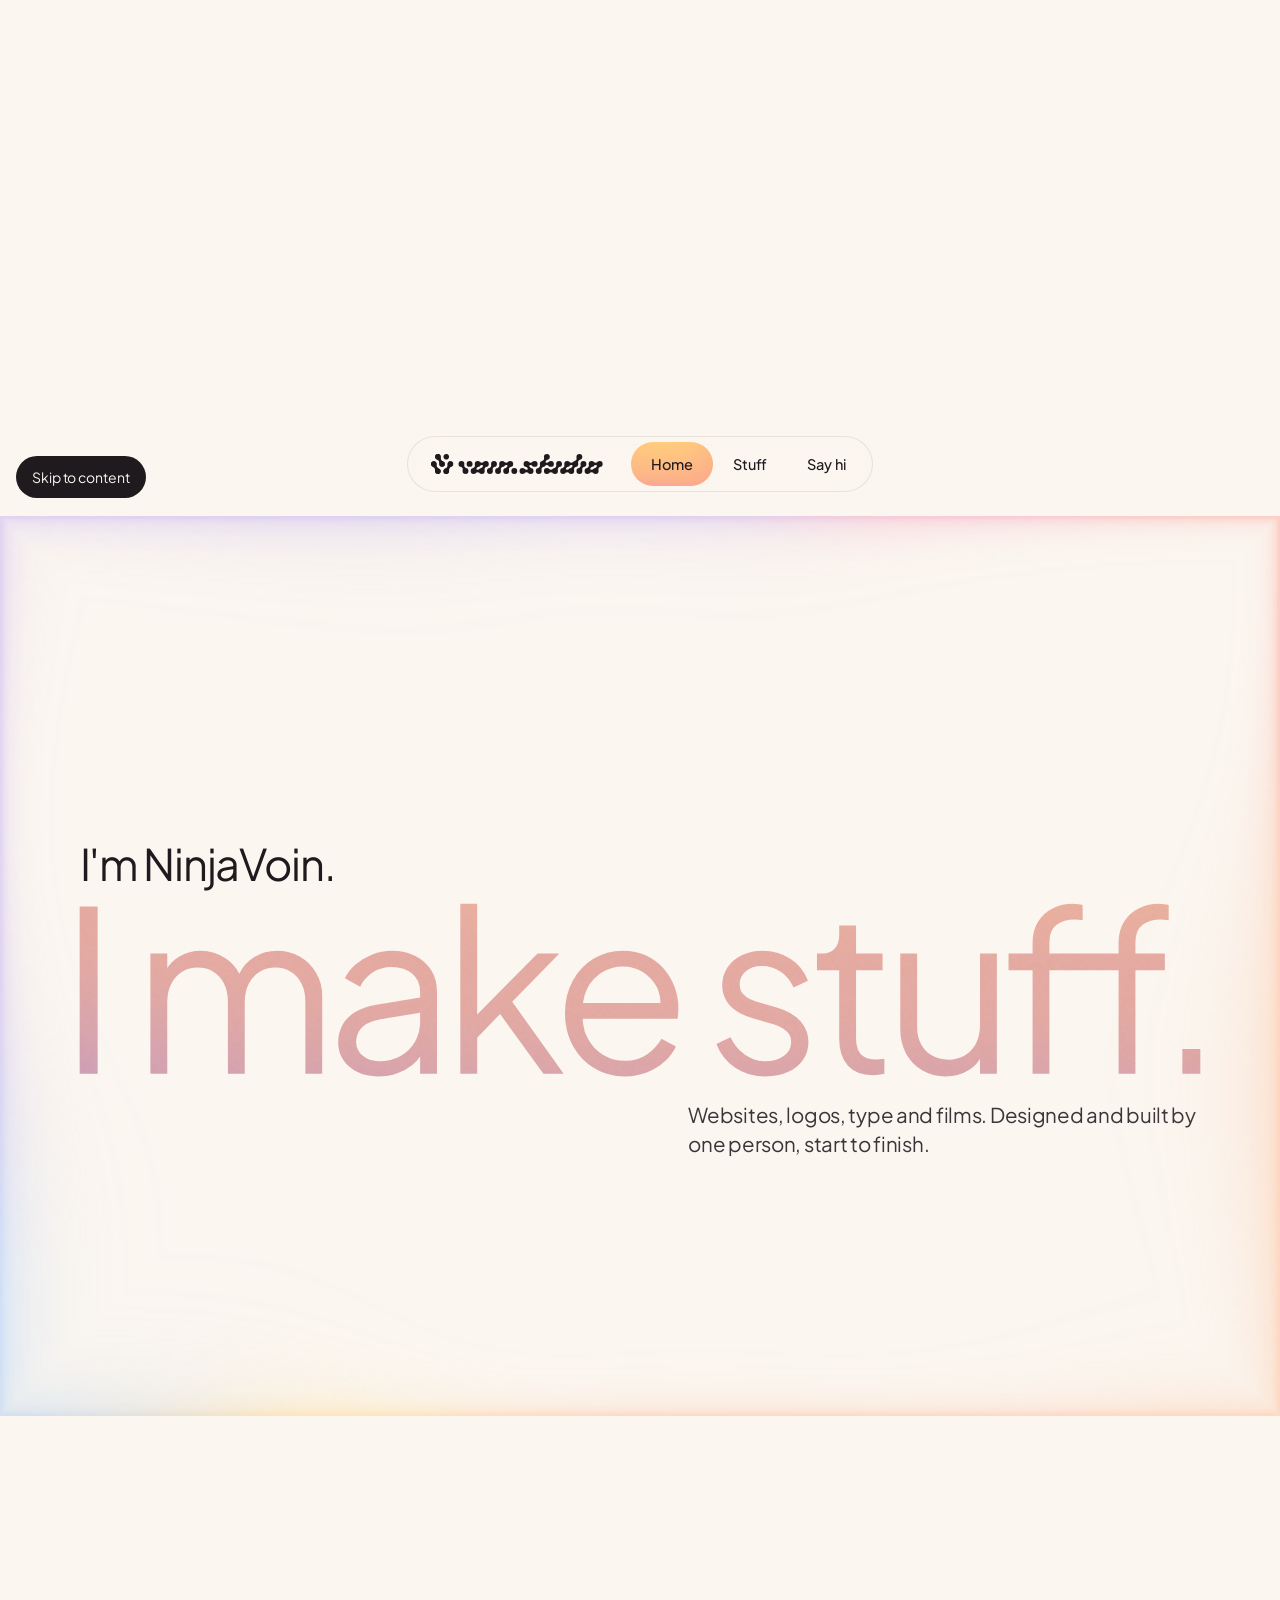
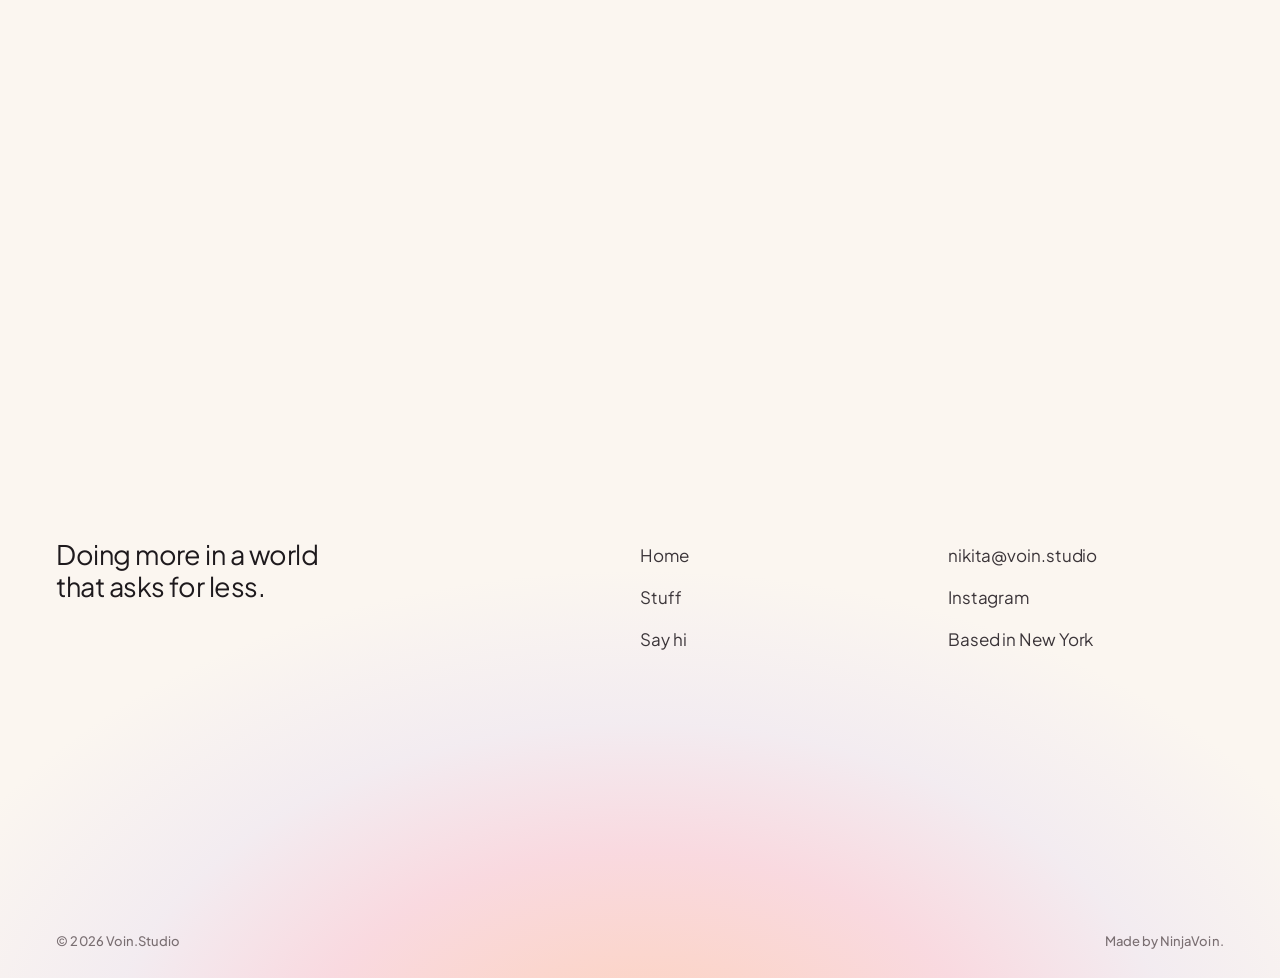
<file: index.html>
<!DOCTYPE html>
<html lang="en">
<head>
<meta charset="utf-8">
<meta name="viewport" content="width=device-width, initial-scale=1, viewport-fit=cover">
<meta name="color-scheme" content="light only">
<style>html{background:#FBF6F0;color-scheme:light}@view-transition{navigation:auto}::view-transition-old(root),::view-transition-new(root){animation:none}html.is-booting body{visibility:hidden;animation:vb 0s 4s forwards}@keyframes vb{to{visibility:visible}}</style>
<title>Voin.Studio | NinjaVoin makes stuff</title>
<meta name="description" content="The world got boring. Voin.Studio is where NinjaVoin makes the other stuff: websites, logos, type and films.">
<link rel="canonical" href="https://voin.studio/">
<meta property="og:type" content="website"><meta property="og:site_name" content="Voin.Studio">
<meta property="og:title" content="Voin.Studio | NinjaVoin makes stuff"><meta property="og:description" content="The world got boring. Voin.Studio is where NinjaVoin makes the other stuff: websites, logos, type and films."><meta property="og:url" content="https://voin.studio/">
<meta property="og:image" content="https://voin.studio/og.jpg"><meta property="og:image:width" content="1200"><meta property="og:image:height" content="630">
<meta name="twitter:card" content="summary_large_image">
<meta name="theme-color" content="#FBF6F0">
<link rel="icon" href="favicon.svg" type="image/svg+xml">
<link rel="icon" href="favicon-48.png" type="image/png" sizes="48x48">
<link rel="apple-touch-icon" href="apple-touch-icon.png">
<link rel="manifest" href="site.webmanifest">
<script>if(location.protocol!=='file:')[400].forEach(function(w){var l=document.createElement('link');l.rel='preload';l.as='font';l.type='font/woff2';l.crossOrigin='';l.href='pjs-'+w+'.woff2';document.head.appendChild(l)})</script>
<script>document.documentElement.classList.add('js','is-booting');try{var _n=performance.getEntriesByType('navigation')[0];if(_n&&(_n.type==='reload'||_n.type==='back_forward'))document.documentElement.classList.add('is-again')}catch(e){}try{if(sessionStorage.getItem('voin:wave')==='1'){document.documentElement.classList.add('is-entering');sessionStorage.removeItem('voin:wave')}}catch(e){}</script>
<link rel="preload" href="site.css?v=2" as="style">
<link rel="stylesheet" href="site.css?v=2">
<style>/* a reload of the home page: the moment before it paints is sunset, not cream */
html.is-again.is-booting { background: linear-gradient(168deg, #FBC796 0%, #EDB0A0 42%, #CDA0BE 68%, #94A0EE 100%) fixed; }
html.js .hero-media { opacity: 0; }
html.js .hero-mark { opacity: 0; }
html.no-motion .hero-media, html.no-motion .hero-mark { opacity: 1; }
.hero-line { font: 400 clamp(30px, 3.6vw, 58px)/1.04 var(--f-sans); letter-spacing: -.034em; max-width: none; margin: 0; }
.hero-foot { display: flex; justify-content: space-between; align-items: flex-end; gap: 24px; }
.hero-line2 { text-align: right; }
@media (max-width: 720px) { .hero-foot { flex-direction: column; align-items: stretch; gap: 6px; } }
.i-hi, .sc-title { font: 400 clamp(28px, 3.4vw, 54px)/1.06 var(--f-sans); letter-spacing: -.03em; }
.i-big { font: 400 clamp(56px, 12vw, 200px)/.95 var(--f-sans); letter-spacing: -.05em; }
.i-rest { font: 400 clamp(18px, 1.6vw, 24px)/1.45 var(--f-sans); letter-spacing: -.014em; color: var(--ink-2); max-width: 34ch; text-wrap: pretty; }
/* bento tiles */
.bt { display: block; text-decoration: none; color: var(--ink); border-radius: 24px; -webkit-tap-highlight-color: transparent; }
.bt-face { position: absolute; inset: 0; display: block; border-radius: inherit; overflow: hidden; container-type: size; }
.bt-face .ph { position: absolute; inset: 0; background: var(--ph); }
.bt-cap { position: absolute; left: clamp(14px, 1.4vw, 22px); top: clamp(12px, 1.3vw, 20px); right: 16px; display: flex; flex-direction: column; gap: 3px; z-index: 2; }
.bt-name { font: 500 clamp(16px, 1.3vw, 20px)/1.2 var(--f-sans); letter-spacing: -.016em; }
.bt-what { font: 400 clamp(15px, 1.1vw, 17px)/1.35 var(--f-sans); color: var(--ink); opacity: 0; transform: translate3d(0, 6px, 0);
  transition: opacity .5s var(--ease), transform .7s var(--ease); }
.bt::before { content: ""; position: absolute; inset: 8%; z-index: -1; border-radius: inherit; pointer-events: none; filter: blur(34px);
  background: conic-gradient(from var(--a), var(--apricot), var(--rose), var(--lilac), var(--haze), var(--gold), var(--apricot));
  opacity: 0; transition: opacity .8s var(--ease), inset .8s var(--ease); animation: spinA 8s linear infinite; }
@media (hover: hover) {
  .bt:hover::before { opacity: .6; inset: -3%; }
  .bt:hover .bt-what { opacity: 1; transform: none; }
  .bt:hover .bt-face .mock { transform: translate(-50%, -50%) scale(1.05); }
}
.bt:focus-visible { outline: none; }
.bt:focus-visible::before { opacity: .6; }
.bt:focus-visible .bt-what { opacity: 1; transform: none; }
.bt-type .bt-face { background: var(--cream-3); }
.bt-word { position: absolute; left: 50%; top: 56%; width: 80%; transform: translate(-50%, -50%); color: var(--ink); transition: transform 1s var(--ease); }
.bt-word svg { width: 100%; height: auto; display: block; }
@media (hover: hover) { .bt-type:hover .bt-word { transform: translate(-50%, -50%) scale(1.06); } }
.qbox { position: absolute; left: 50%; top: 56%; width: min(46cqw, 46cqh); aspect-ratio: 1; transform: translate(-50%, -50%) rotate(-8deg);
  border-radius: 22%; background: rgba(255,255,255,.9); display: grid; place-items: center;
  transition: transform 1s var(--ease); }
.qbox span { font: 300 min(30cqw, 30cqh)/1 var(--f-sans); color: var(--ink); }
@media (hover: hover) { .bt-box:hover .qbox { transform: translate(-50%, -50%) rotate(6deg) scale(1.06); } }
/* ── calm version: reduced motion keeps everything, stacked ───── */
.stage-pin { position: relative; }
.veil { display: none; }
.hero-media { position: relative; height: 100vh; height: 100svh; background: #F6C9A9; overflow: hidden; }
.hero-brand { position: absolute; left: 0; right: 0; top: 0; height: 100vh; height: 100svh; display: flex; flex-direction: column; align-items: center;
  justify-content: center; gap: clamp(22px, 3.6vh, 44px); color: var(--ink); pointer-events: none; padding-bottom: 4vh; z-index: 2; }
.hero-foot { position: absolute; left: var(--gutter); right: var(--gutter); top: calc(100svh - clamp(26px, 5vh, 56px)); transform: translateY(-100%); z-index: 2; }
.sc { position: relative; padding: clamp(96px, 13vw, 180px) var(--gutter) 0; max-width: var(--maxw); margin: 0 auto; }
.i-big { margin: 10px 0 24px; }
.bento { display: grid; grid-template-columns: repeat(2, minmax(0, 1fr)); gap: clamp(14px, 2vw, 24px); margin-top: clamp(32px, 5vw, 64px); }
.bt { position: relative; aspect-ratio: 4 / 3; }
.sc-cta { text-align: center; padding-bottom: clamp(40px, 6vw, 80px); }
@media (max-width: 760px) { .bento { grid-template-columns: 1fr; } }
/* ── live version: the stage pins and the director takes over ─── */
@media (prefers-reduced-motion: no-preference) {
  html.js .stage { height: calc(var(--units, 10) * 100vh); height: calc(var(--units, 10) * 100svh); }
  html.js .stage-pin { position: sticky; top: 0; height: 100vh; height: 100lvh; overflow: hidden; background: var(--cream); }
  html.js .stage-pin > .vprobe { position: absolute; left: 0; top: 0; width: 1px; height: 100vh; height: 100svh; visibility: hidden; pointer-events: none; }
  html.js .hero-media { position: absolute; inset: 0; height: auto; background: none; overflow: visible; }
  html.js .liq { background: #F6C9A9; }
  html.js .veil { display: block; position: absolute; inset: 0; width: 100%; height: 100%; z-index: 1; pointer-events: none; }
  html.js .v-letters { shape-rendering: geometricPrecision; }
  html.js .hero-brand { inset: 0 0 var(--bar) 0; height: auto; z-index: 4; will-change: transform, opacity; }
  html.js .hero-foot { top: auto; bottom: calc(var(--bar) + clamp(26px, 5vh, 56px)); transform: none; z-index: 4; will-change: transform, opacity; }
  html.js .sc { position: absolute; inset: 0 0 var(--bar) 0; padding: 0; max-width: none; margin: 0; visibility: hidden; z-index: 5; }
  html.js .sc-title { position: absolute; left: var(--gutter); top: calc(var(--hdr) + 2vh); }

  /* the big line is drawn by the veil; the text stays for readers and search */
  html.js .i-big { position: absolute; width: 1px; height: 1px; overflow: hidden; clip: rect(0 0 0 0); white-space: nowrap; margin: 0; }
  html.js .i-hi { position: absolute; left: var(--hi-x, var(--gutter)); top: var(--hi-y, 20vh); }
  html.js .i-rest { position: absolute; left: var(--rest-x, 50vw); top: var(--rest-y, 70vh); width: var(--rest-w, 36ch); max-width: none; }
  html.js .sc-intro > * { opacity: 0; transform: translate3d(0, 22px, 0); filter: blur(8px);
    transition: opacity 1s var(--ease), transform 1.2s var(--ease), filter 1s var(--ease); }
  html.js .sc-intro > .i-rest { transition-delay: .18s; }
  html.js .sc-intro.on > * { opacity: 1; transform: none; filter: none; }
  html.js .sc-intro.on > .i-big { transform: none; }

  html.js .bento { position: absolute; inset: 0; display: block; margin: 0; pointer-events: none; }
  html.js .bt { position: absolute; left: 0; top: 0; aspect-ratio: auto; pointer-events: auto; visibility: hidden; }
  html.js .bt-face, html.js .bt-type .bt-face, html.js .bt-box .bt-face { background: transparent; }
  html.js .bt-face .ph { display: none; }
  html.js .bt .mock, html.js .bt .bt-word, html.js .bt .qbox, html.js .bt .bt-cap { opacity: var(--ok, 0); }

  html.js .sc-cta { display: flex; flex-direction: column; justify-content: center; align-items: center; text-align: center; padding: 0 var(--gutter); }
  html.js .sc-cta > * { will-change: transform, opacity; }
  html.js .sc-cta .pill.ghost::after { background: rgba(251,246,240,.55); box-shadow: inset 0 0 0 1px rgba(255,255,255,.7); }

  html.js .prog { display: block; position: absolute; left: 50%; bottom: calc(var(--bar) + 16px); width: 88px; height: 4px; margin-left: -44px; border-radius: 4px;
    background: rgba(30,26,29,.1); overflow: hidden; z-index: 6; }
  html.js .prog i { position: absolute; inset: 0; border-radius: inherit; transform-origin: 0 50%; transform: scaleX(0);
    background: linear-gradient(90deg, var(--apricot), var(--rose), var(--lilac)); }

  @media (max-width: 760px) {
    html.js .bt-cap { left: 12px; top: 10px; } html.js .bt-name { font-size: 14px; }
  }
}
.lk-side { margin-top: 14px; color: var(--ink-2); max-width: 36ch; }
.lk { margin-top: 28px; }
.lk-island, .lk-btn, .lk-home, .lk-clock, .lk-empty { display: none; }
.nt { display: block; text-decoration: none; color: var(--ink); background: var(--cream-3); border-radius: 22px; padding: 14px 16px; margin-top: 10px; max-width: 460px; }
.nt-top { display: flex; align-items: center; gap: 10px; }
.nt-ic { width: 30px; height: 30px; border-radius: 9px; background: var(--ink); color: var(--cream); display: grid; place-items: center; flex: none; }
.nt-ic svg { width: 62%; height: auto; display: block; }
.nt-app { font: 600 15px/1.2 var(--f-sans); letter-spacing: -.01em; }
.nt-time { margin-left: auto; font: 400 13px/1 var(--f-sans); color: var(--muted); }
.nt-msg { display: block; margin-top: 6px; font: 400 16px/1.35 var(--f-sans); letter-spacing: -.01em; text-wrap: pretty; }
/* hero: the liquid fades up, the brand draws in. Opacity only, nothing filtered. */
html.js .hero-media { transition: opacity 1.8s cubic-bezier(.22,.61,.36,1); }
html.js .hero-media.on { opacity: 1; }
.hero-mark { width: clamp(84px, 9.5vw, 150px); height: auto; overflow: visible; display: block; }
.hero-word { position: relative; width: min(74vw, 980px); display: flex; flex-direction: column; align-items: center; }
.hw-src { display: none; }
.hw-row { display: block; width: 100%; height: auto; }
.hw-r1, .hw-r2 { display: none; }
html.js .hero-word { opacity: 0; transition: opacity .9s linear; }
html.js .hero-word.on, html.no-motion .hero-word { opacity: 1; }
html.js .hero-word:not(.done) .hw-row { visibility: hidden; }
.hero-word > canvas { position: absolute; left: 0; top: 0; display: block; pointer-events: none; }
.vprobe { padding: var(--sat) 0 var(--sab); box-sizing: content-box; }
.hero-foot { left: var(--gx); right: var(--gx); }
@media (max-width: 760px) {
  /* phones: the mark grows and the word stacks, so the brand holds the screen instead of floating in it */
  .hero-brand { gap: clamp(26px, 5vh, 46px); padding-bottom: 9vh; }
  .hero-mark { width: clamp(112px, 33vw, 168px); }
  .hero-word { width: min(calc(100vw - var(--gx) * 2 - 8px), 520px); }
  .hw-all { display: none; } .hw-r1, .hw-r2 { display: block; }
  .hw-r1 { width: 70.66%; transform: translateX(-.0587%); } .hw-r2 { margin-top: 9.18%; }   /* four lattice rows down, on the same columns */
  .hero-line { font-size: clamp(27px, 7.6vw, 40px); }
}
@media (prefers-reduced-motion: no-preference) {
  html.js .hero-foot { bottom: calc(var(--bar) + var(--sab) + clamp(22px, 4.4vh, 56px)); }
  html.js .sc-title { left: var(--gx); top: calc(var(--hdr) + var(--sat) + 2vh); }
  html.js .sc-cta { padding: 0 var(--gx); }
  html.js .sc-cta .pill.ghost { background: rgba(251,246,240,.55); box-shadow: inset 0 0 0 1.5px rgba(255,255,255,.75); }
  html.js .bt-type .bt-word { width: min(78%, 620px); top: 58%; }
}
html.js .stage .liq, .stage .liq { opacity: 1; transition: none; }
</style>
</head>
<body>
<svg width="0" height="0" style="position:absolute" aria-hidden="true" focusable="false"><defs><path id="vw" d="M22.211 37.684A11 11 0 1 1 0.211 37.684A11 11 0 1 1 22.211 37.684ZM52.531 37.684A11 11 0 1 1 30.531 37.684A11 11 0 1 1 52.531 37.684ZM67.69 63.942A11 11 0 1 1 45.69 63.942A11 11 0 1 1 67.69 63.942ZM128.329 63.942A11 11 0 1 1 106.329 63.942A11 11 0 1 1 128.329 63.942ZM158.648 63.942A11 11 0 1 1 136.648 63.942A11 11 0 1 1 158.648 63.942ZM249.606 63.942A11 11 0 1 1 227.606 63.942A11 11 0 1 1 249.606 63.942ZM310.245 63.942A11 11 0 1 1 288.245 63.942A11 11 0 1 1 310.245 63.942ZM340.564 63.942A11 11 0 1 1 318.564 63.942A11 11 0 1 1 340.564 63.942ZM401.203 63.942A11 11 0 1 1 379.203 63.942A11 11 0 1 1 401.203 63.942ZM461.842 63.942A11 11 0 1 1 439.842 63.942A11 11 0 1 1 461.842 63.942ZM492.161 63.942A11 11 0 1 1 470.161 63.942A11 11 0 1 1 492.161 63.942ZM219.287 63.942A11 11 0 1 1 197.287 63.942A11 11 0 1 1 219.287 63.942ZM37.371 63.942A11 11 0 1 1 15.371 63.942A11 11 0 1 1 37.371 63.942ZM82.85 37.684A11 11 0 1 1 60.85 37.684A11 11 0 1 1 82.85 37.684ZM98.01 63.942A11 11 0 1 1 76.01 63.942A11 11 0 1 1 98.01 63.942ZM143.489 37.684A11 11 0 1 1 121.489 37.684A11 11 0 1 1 143.489 37.684ZM113.169 37.684A11 11 0 1 1 91.169 37.684A11 11 0 1 1 113.169 37.684ZM173.808 37.684A11 11 0 1 1 151.808 37.684A11 11 0 1 1 173.808 37.684ZM279.926 63.942A11 11 0 1 1 257.926 63.942A11 11 0 1 1 279.926 63.942ZM204.127 37.684A11 11 0 1 1 182.127 37.684A11 11 0 1 1 204.127 37.684ZM325.405 37.684A11 11 0 1 1 303.405 37.684A11 11 0 1 1 325.405 37.684ZM264.766 37.684A11 11 0 1 1 242.766 37.684A11 11 0 1 1 264.766 37.684ZM370.884 63.942A11 11 0 1 1 348.884 63.942A11 11 0 1 1 370.884 63.942ZM188.968 63.942A11 11 0 1 1 166.968 63.942A11 11 0 1 1 188.968 63.942ZM340.564 11.427A11 11 0 1 1 318.564 11.427A11 11 0 1 1 340.564 11.427ZM355.724 37.684A11 11 0 1 1 333.724 37.684A11 11 0 1 1 355.724 37.684ZM416.363 37.684A11 11 0 1 1 394.363 37.684A11 11 0 1 1 416.363 37.684ZM431.522 63.942A11 11 0 1 1 409.522 63.942A11 11 0 1 1 431.522 63.942ZM295.085 37.684A11 11 0 1 1 273.085 37.684A11 11 0 1 1 295.085 37.684ZM386.043 37.684A11 11 0 1 1 364.043 37.684A11 11 0 1 1 386.043 37.684ZM477.001 37.684A11 11 0 1 1 455.001 37.684A11 11 0 1 1 477.001 37.684ZM446.682 37.684A11 11 0 1 1 424.682 37.684A11 11 0 1 1 446.682 37.684ZM507.321 37.684A11 11 0 1 1 485.321 37.684A11 11 0 1 1 507.321 37.684ZM522.481 63.942A11 11 0 1 1 500.481 63.942A11 11 0 1 1 522.481 63.942ZM461.842 11.427A11 11 0 1 1 439.842 11.427A11 11 0 1 1 461.842 11.427ZM537.64 37.684A11 11 0 1 1 515.64 37.684A11 11 0 1 1 537.64 37.684ZM21.921 40.194A11.151 11.151 0 0 0 29.553 53.412L15.661 61.433A11.151 11.151 0 0 0 8.029 48.214ZM53.508 53.412A11.151 11.151 0 0 0 61.14 40.194L75.032 48.214A11.151 11.151 0 0 0 67.4 61.433ZM64.218 55.921A11.151 11.151 0 0 0 79.482 55.921L79.482 71.962A11.151 11.151 0 0 0 64.218 71.962ZM114.147 53.412A11.151 11.151 0 0 0 121.779 40.194L135.671 48.214A11.151 11.151 0 0 0 128.039 61.433ZM144.466 53.412A11.151 11.151 0 0 0 152.098 40.194L165.99 48.214A11.151 11.151 0 0 0 158.358 61.433ZM246.134 55.921A11.151 11.151 0 0 0 261.398 55.921L261.398 71.962A11.151 11.151 0 0 0 246.134 71.962ZM296.063 53.412A11.151 11.151 0 0 0 303.695 40.194L317.587 48.214A11.151 11.151 0 0 0 309.955 61.433ZM337.092 55.921A11.151 11.151 0 0 0 352.356 55.921L352.356 71.962A11.151 11.151 0 0 0 337.092 71.962ZM387.021 53.412A11.151 11.151 0 0 0 394.653 40.194L408.545 48.214A11.151 11.151 0 0 0 400.913 61.433ZM397.731 55.921A11.151 11.151 0 0 0 412.994 55.921L412.994 71.962A11.151 11.151 0 0 0 397.731 71.962ZM447.66 53.412A11.151 11.151 0 0 0 455.292 40.194L469.183 48.214A11.151 11.151 0 0 0 461.552 61.433ZM477.979 53.412A11.151 11.151 0 0 0 485.611 40.194L499.503 48.214A11.151 11.151 0 0 0 491.871 61.433ZM488.689 55.921A11.151 11.151 0 0 0 503.952 55.921L503.952 71.962A11.151 11.151 0 0 0 488.689 71.962ZM79.378 29.664A11.151 11.151 0 0 0 94.641 29.664L94.641 45.705A11.151 11.151 0 0 0 79.378 45.705ZM83.828 53.412A11.151 11.151 0 0 0 91.459 40.194L105.351 48.214A11.151 11.151 0 0 0 97.72 61.433ZM170.336 29.664A11.151 11.151 0 0 0 185.599 29.664L185.599 45.705A11.151 11.151 0 0 0 170.336 45.705ZM258.216 61.433A11.151 11.151 0 0 0 250.584 48.214L264.476 40.194A11.151 11.151 0 0 0 272.108 53.412ZM196.309 48.214A11.151 11.151 0 0 0 188.678 61.433L174.786 53.412A11.151 11.151 0 0 0 182.417 40.194ZM311.223 27.155A11.151 11.151 0 0 0 318.854 13.936L332.746 21.957A11.151 11.151 0 0 0 325.115 35.175ZM321.933 29.664A11.151 11.151 0 0 0 337.196 29.664L337.196 45.705A11.151 11.151 0 0 0 321.933 45.705ZM261.294 29.664A11.151 11.151 0 0 0 276.557 29.664L276.557 45.705A11.151 11.151 0 0 0 261.294 45.705ZM356.702 53.412A11.151 11.151 0 0 0 364.333 40.194L378.225 48.214A11.151 11.151 0 0 0 370.594 61.433ZM412.891 29.664A11.151 11.151 0 0 0 428.154 29.664L428.154 45.705A11.151 11.151 0 0 0 412.891 45.705ZM417.341 53.412A11.151 11.151 0 0 0 424.972 40.194L438.864 48.214A11.151 11.151 0 0 0 431.232 61.433ZM432.5 27.155A11.151 11.151 0 0 0 440.132 13.936L454.024 21.957A11.151 11.151 0 0 0 446.392 35.175ZM503.849 29.664A11.151 11.151 0 0 0 519.112 29.664L519.112 45.705A11.151 11.151 0 0 0 503.849 45.705ZM508.299 53.412A11.151 11.151 0 0 0 515.93 40.194L529.822 48.214A11.151 11.151 0 0 0 522.19 61.433ZM67.639 55.482A2.5 2.5 0 0 0 69.491 58.689A11.151 11.151 0 0 1 67.15 57.903A11.151 11.151 0 0 1 67.639 55.482ZM256.125 58.689A2.5 2.5 0 0 0 257.977 55.482A11.151 11.151 0 0 1 258.466 57.903A11.151 11.151 0 0 1 256.125 58.689ZM401.152 55.482A2.5 2.5 0 0 0 403.004 58.689A11.151 11.151 0 0 1 400.663 57.903A11.151 11.151 0 0 1 401.152 55.482ZM492.11 55.482A2.5 2.5 0 0 0 493.962 58.689A11.151 11.151 0 0 1 491.621 57.903A11.151 11.151 0 0 1 492.11 55.482ZM89.369 42.937A11.151 11.151 0 0 1 91.71 43.723A11.151 11.151 0 0 1 91.22 46.144A2.5 2.5 0 0 0 89.369 42.937ZM180.327 42.937A11.151 11.151 0 0 1 182.668 43.723A11.151 11.151 0 0 1 182.178 46.144A2.5 2.5 0 0 0 180.327 42.937ZM264.715 46.144A11.151 11.151 0 0 1 264.226 43.723A11.151 11.151 0 0 1 266.567 42.937A2.5 2.5 0 0 0 264.715 46.144ZM325.354 29.225A2.5 2.5 0 0 0 327.205 32.432A11.151 11.151 0 0 1 324.864 31.646A11.151 11.151 0 0 1 325.354 29.225ZM422.881 42.937A11.151 11.151 0 0 1 425.222 43.723A11.151 11.151 0 0 1 424.733 46.144A2.5 2.5 0 0 0 422.881 42.937ZM513.84 42.937A11.151 11.151 0 0 1 516.181 43.723A11.151 11.151 0 0 1 515.691 46.144A2.5 2.5 0 0 0 513.84 42.937Z"/></defs></svg>
<a class="skip" href="#main">Skip to content</a>
<div class="wave" aria-hidden="true"></div>
<header class="hdr"><div class="bar">
  <a class="logo" href="index.html" aria-label="Voin.Studio, home"><svg viewBox="0 0 644.2 82" aria-hidden="true" fill="currentColor"><g class="mk" transform="translate(45 41) scale(.34)"><path d="M-42.59 109.47C-37.04 108.87 -31.86 106.83 -27.3 103.45C-25.83 102.36 -23.18 99.79 -21.99 98.29C-17.6 92.77 -15.26 86.1 -15.26 79.11C-15.26 74.2 -16.36 69.69 -18.64 65.24C-20.32 61.96 -22.4 59.35 -25.6 56.53C-28.22 54.22 -30.47 52.57 -36.88 48.25C-43.15 44.04 -44.31 43.22 -46.13 41.8C-53.95 35.7 -57.07 30.8 -58.78 21.98C-59.41 18.72 -59.63 16.59 -60.2 8.12C-60.76 -0.19 -60.97 -2.16 -61.69 -5.81C-63.02 -12.55 -65.59 -17.36 -70.31 -21.92C-72.72 -24.25 -75.03 -25.89 -77.9 -27.3C-82.19 -29.4 -86.6 -30.42 -91.42 -30.42C-96.24 -30.42 -100.19 -29.52 -104.55 -27.43C-112.79 -23.48 -118.67 -16.31 -120.91 -7.44C-121.55 -4.89 -121.8 -2.81 -121.8 0.07C-121.8 3.63 -121.39 6.23 -120.32 9.52C-118.71 14.45 -116.14 18.38 -112.03 22.16C-109.31 24.66 -106.87 26.46 -99.31 31.54C-91.96 36.47 -89.71 38.16 -86.88 40.88C-81.1 46.45 -78.77 51.78 -77.57 62.23C-77.49 62.92 -77.2 66.7 -76.93 70.63C-76.25 80.45 -75.87 83.47 -74.82 87.5C-73.13 93.94 -69.44 99.4 -64.01 103.5C-59.57 106.84 -53.84 109.05 -48.37 109.52C-47.06 109.64 -43.85 109.61 -42.59 109.47ZM50.4 109.27C59.31 107.78 66.96 102.71 71.58 95.24C73.51 92.12 74.6 89.18 75.45 84.79C76.19 81.02 76.37 79.32 77 69.93C77.45 63.45 77.68 61.03 78.13 58.38C79.38 51.06 81.45 46.56 85.58 42.19C88.42 39.18 91.66 36.68 99.68 31.29C102.64 29.3 105.64 27.26 106.33 26.76C111.35 23.15 114.76 19.88 116.99 16.52C119.08 13.38 120.59 9.6 121.36 5.58C122.95 -2.66 120.85 -11.56 115.71 -18.41C114.62 -19.86 112.09 -22.47 110.67 -23.61C101.23 -31.2 88.53 -32.58 77.79 -27.21C72.98 -24.8 68.98 -21.26 66.04 -16.8C63.84 -13.47 62.53 -10.06 61.61 -5.32C60.98 -2.04 60.77 0.07 60.2 8.54C59.65 16.66 59.43 18.78 58.79 22.12C57.51 28.76 55.43 32.96 51.28 37.26C48.3 40.34 45.74 42.31 37.43 47.9C27.91 54.29 24.85 56.76 21.71 60.55C17.85 65.22 15.53 71.57 15.3 78.12C14.82 92.14 23.91 104.61 37.47 108.49C38.74 108.86 41.44 109.37 42.91 109.53C44.13 109.66 49.11 109.49 50.4 109.27ZM4.19 30.16C10.5 29.32 16.49 26.4 21.12 21.92C25.3 17.86 28.06 13.16 29.47 7.64C30.76 2.62 30.78 -2.68 29.54 -7.51C28.57 -11.27 26.87 -14.87 24.74 -17.71C21.7 -21.75 18.36 -24.51 8.27 -31.29C0.01 -36.85 -2.89 -39.08 -5.72 -42.08C-9.97 -46.57 -12.03 -51.01 -13.29 -58.38C-13.73 -60.95 -13.98 -63.59 -14.49 -71C-14.99 -78.24 -15.23 -80.73 -15.69 -83.44C-16.92 -90.63 -19.29 -95.62 -23.66 -100.16C-28.42 -105.1 -34.21 -108.13 -41.15 -109.3C-43.45 -109.69 -48.33 -109.65 -50.73 -109.22C-57.2 -108.07 -62.65 -105.24 -67.21 -100.67C-69.93 -97.94 -71.94 -95.06 -73.41 -91.77C-77.16 -83.37 -77.04 -74.04 -73.08 -65.87C-70.86 -61.27 -67.65 -57.69 -61.98 -53.43C-60.81 -52.56 -57.2 -50.06 -53.97 -47.89C-45.66 -42.3 -43.09 -40.32 -40.11 -37.22C-35.97 -32.92 -33.91 -28.77 -32.63 -22.12C-31.99 -18.79 -31.77 -16.62 -31.22 -8.61C-30.72 -1.18 -30.6 0.11 -30.17 3.03C-29.74 5.91 -29.24 8.17 -28.54 10.29C-26.21 17.4 -20.72 23.65 -13.72 27.16C-8.05 30 -2.11 30.99 4.19 30.16ZM48.93 -48.87C54.54 -49.5 59.97 -51.7 64.47 -55.14C65.68 -56.07 67.92 -58.25 69.11 -59.68C72.52 -63.76 74.79 -68.68 75.76 -74.13C76.19 -76.57 76.23 -81.55 75.83 -83.91C74.97 -89.05 72.71 -94.19 69.57 -98.14C66.91 -101.5 63.03 -104.59 59.15 -106.47C56.26 -107.87 53.47 -108.76 50.4 -109.27C48.54 -109.58 44.65 -109.69 42.77 -109.49C32.12 -108.35 23.07 -102.08 18.41 -92.6C15.12 -85.91 14.39 -78.16 16.38 -70.99C19.28 -60.56 27.51 -52.48 38.07 -49.71C39.48 -49.34 41.55 -48.96 42.98 -48.82C44.09 -48.7 47.76 -48.73 48.93 -48.87Z"/></g><g transform="translate(106 3)"><use href="#vw"/></g></svg></a>
  <nav class="nav" aria-label="Primary"><i class="nav-blob" aria-hidden="true"></i><a href="index.html" aria-current="page">Home</a><a href="stuff.html">Stuff</a><a href="say-hi.html">Say hi</a></nav>
  <button class="menu-btn" aria-expanded="false" aria-controls="mm" aria-label="Open menu"><i><b></b><b></b></i></button>
</div></header>
<div class="mm" id="mm" aria-hidden="true">
  <div class="mm-liq" aria-hidden="true"><canvas></canvas></div>
  <svg class="mm-veil" preserveAspectRatio="none" aria-hidden="true" focusable="false"><defs><mask id="mm-m" maskUnits="userSpaceOnUse" x="0" y="0">
    <rect class="mm-all" x="0" y="0" fill="#fff"/><path class="mm-w" fill="#000"/><path class="mm-w" fill="#000"/><path class="mm-w" fill="#000"/><circle class="mm-dot" fill="#000" r="0"/>
  </mask></defs><rect class="mm-cream" x="0" y="0" fill="#FBF6F0" mask="url(#mm-m)"/></svg>
  <button class="menu-btn mm-close" aria-label="Close menu"><i><b></b><b></b></i></button>
  <ul><li><a href="index.html" aria-current="page"><span>Home</span></a></li><li><a href="stuff.html"><span>Stuff</span></a></li><li><a href="say-hi.html"><span>Say hi</span></a></li></ul>
  <div class="mm-foot t-label"><a href="mailto:nikita@voin.studio">nikita@voin.studio</a><a href="https://instagram.com/ninjavoin" target="_blank" rel="noopener">Instagram</a></div>
</div>
<main id="main">

<section class="stage" aria-label="Voin.Studio">
  <div class="stage-pin">
    <div class="vprobe" aria-hidden="true"></div>

    <div class="hero-media"><div class="liq"><canvas id="liquid" aria-hidden="true"></canvas></div></div>

    <svg class="veil" preserveAspectRatio="none" aria-hidden="true" focusable="false"><defs>
      <mask id="veil-m" maskUnits="userSpaceOnUse" x="0" y="0">
        <rect class="v-all" x="0" y="0" fill="#fff"/>
        <path class="v-letters" fill="#000" d="M168 0L88 0L88-745L168-745L168 0ZM478 0L403 0L403-536L478-536L478-471Q499-502 532-522L532-522Q575-548 627-548L627-548Q689-548 739-513L739-513Q778-486 799-446L799-446Q820-490 859-516L859-516Q908-548 968-548L968-548Q1022-548 1067.5-522Q1113-496 1140.5-450.5Q1168-405 1168-348L1168-348L1168 0L1093 0L1093-319Q1093-368 1075.5-402Q1058-436 1028-454.5Q998-473 959-473L959-473Q921-473 890-454.5Q859-436 841-401.5Q823-367 823-319L823-319L823 0L748 0L748-319Q748-368 730.5-402Q713-436 683-454.5Q653-473 614-473Q575-473 544.5-454.5Q514-436 496-401.5Q478-367 478-319L478-319L478 0ZM1416 12L1416 12Q1365 12 1325-7.5Q1285-27 1262-61Q1239-95 1239-139L1239-139Q1239-181 1257-215.5Q1275-250 1313-274Q1351-298 1410-308L1410-308L1604-340L1604-368Q1604-416 1569-446Q1534-476 1478-476L1478-476Q1429-476 1392-451.5Q1355-427 1337-388L1337-388L1269-425Q1284-459 1316.5-487Q1349-515 1391-531.5Q1433-548 1478-548L1478-548Q1537-548 1582.5-525Q1628-502 1653.5-461.5Q1679-421 1679-368L1679-368L1679 0L1604 0L1604-77Q1591-58 1572-42L1572-42Q1542-17 1502.5-2.5Q1463 12 1416 12ZM1604-232L1604-272L1428-243Q1370-233 1344.5-206Q1319-179 1319-142L1319-142Q1319-106 1347.5-81Q1376-56 1421-56L1421-56Q1476-56 1517-79.5Q1558-103 1581-143Q1604-183 1604-232L1604-232ZM1858 0L1783 0L1783-757L1858-757L1858-264L2127-536L2224-536L2014-321L2243 0L2153 0L1960-266L1858-161L1858 0ZM2515 12L2515 12Q2440 12 2379.5-24.5Q2319-61 2284-125Q2249-189 2249-270Q2249-351 2283-413.5Q2317-476 2375.5-512Q2434-548 2507-548L2507-548Q2565-548 2610.5-526.5Q2656-505 2688-468.5Q2720-432 2737-386.5Q2754-341 2754-293L2754-293Q2754-283 2753-270.5Q2752-258 2750-245L2750-245L2328-245Q2329-196 2350-158L2350-158Q2375-110 2419.5-84Q2464-58 2515-58L2515-58Q2574-58 2614-86Q2654-114 2679-156L2679-156L2743-122Q2727-86 2694-55.5Q2661-25 2615.5-6.5Q2570 12 2515 12ZM2329-315L2329-315L2674-315Q2674-352 2659-384L2659-384Q2637-427 2597-452.5Q2557-478 2507-478Q2457-478 2414.5-452Q2372-426 2348-380L2348-380Q2333-351 2329-315ZM3142 12L3142 12Q3065 12 3007-27Q2949-66 2923-133L2923-133L2986-163Q3009-114 3050.5-85Q3092-56 3142-56L3142-56Q3190-56 3223-79.5Q3256-103 3256-141L3256-141Q3256-169 3240-185.5Q3224-202 3203-211Q3182-220 3166-224L3166-224L3089-246Q3015-267 2982-305Q2949-343 2949-393L2949-393Q2949-440 2973-475Q2997-510 3038-529Q3079-548 3129-548L3129-548Q3197-548 3252.5-512.5Q3308-477 3331-414L3331-414L3267-384Q3247-429 3209.5-454.5Q3172-480 3126-480L3126-480Q3081-480 3054-457Q3027-434 3027-399L3027-399Q3027-372 3041-356Q3055-340 3073.5-332Q3092-324 3106-320L3106-320L3195-294Q3260-275 3296.5-235Q3333-195 3333-141L3333-141Q3333-97 3308.5-62Q3284-27 3241-7.5Q3198 12 3142 12ZM3620 6L3620 6Q3548 6 3509-36Q3470-78 3470-156L3470-156L3470-461L3371-461L3371-536L3396-536Q3430-536 3450-558.5Q3470-581 3470-615L3470-615L3470-660L3545-660L3545-536L3663-536L3663-461L3545-461L3545-156Q3545-129 3553-108.5Q3561-88 3580.5-76Q3600-64 3633-64L3633-64Q3641-64 3652-65Q3663-66 3671-67L3671-67L3671 0Q3659 3 3644 4.5Q3629 6 3620 6ZM3943 12L3943 12Q3887 12 3841-14.5Q3795-41 3768.5-88.5Q3742-136 3742-198L3742-198L3742-536L3817-536L3817-207Q3817-164 3834.5-131.5Q3852-99 3883.5-81Q3915-63 3956-63Q3997-63 4029-81.5Q4061-100 4079-134.5Q4097-169 4097-217L4097-217L4097-536L4172-536L4172 0L4097 0L4097-66Q4079-37 4049-18L4049-18Q4003 12 3943 12ZM4406 0L4331 0L4331-461L4224-461L4224-536L4331-536L4331-584Q4331-640 4356-678.5Q4381-717 4422-737Q4463-757 4510-757L4510-757Q4520-757 4533-755.5Q4546-754 4554-752L4554-752L4554-684Q4547-686 4535-686.5Q4523-687 4518-687L4518-687Q4470-687 4438-664Q4406-641 4406-584L4406-584L4406-536L4714-536L4714-584Q4714-640 4739-678.5Q4764-717 4805-737Q4846-757 4893-757L4893-757Q4903-757 4916-755.5Q4929-754 4937-752L4937-752L4937-684Q4930-686 4918-686.5Q4906-687 4901-687L4901-687Q4853-687 4821-664Q4789-641 4789-584L4789-584L4789-536L4920-536L4920-461L4789-461L4789 0L4714 0L4714-461L4406-461L4406 0ZM5078 0L4998 0L4998-110L5078-110L5078 0Z"/>
        <g class="v-wins"><rect fill="#000" width="0" height="0"/><rect fill="#000" width="0" height="0"/><rect fill="#000" width="0" height="0"/><rect fill="#000" width="0" height="0"/><rect fill="#000" width="0" height="0"/></g>
        <rect class="v-end" fill="#000" width="0" height="0"/>
      </mask></defs>
      <rect class="v-cream" x="0" y="0" fill="#FBF6F0" mask="url(#veil-m)"/>
    </svg>

    <div class="hero-brand">
      <svg class="hero-mark" viewBox="-124 -112 248 224" aria-hidden="true"><g class="mk" fill="currentColor"><path d="M-42.59 109.47C-37.04 108.87 -31.86 106.83 -27.3 103.45C-25.83 102.36 -23.18 99.79 -21.99 98.29C-17.6 92.77 -15.26 86.1 -15.26 79.11C-15.26 74.2 -16.36 69.69 -18.64 65.24C-20.32 61.96 -22.4 59.35 -25.6 56.53C-28.22 54.22 -30.47 52.57 -36.88 48.25C-43.15 44.04 -44.31 43.22 -46.13 41.8C-53.95 35.7 -57.07 30.8 -58.78 21.98C-59.41 18.72 -59.63 16.59 -60.2 8.12C-60.76 -0.19 -60.97 -2.16 -61.69 -5.81C-63.02 -12.55 -65.59 -17.36 -70.31 -21.92C-72.72 -24.25 -75.03 -25.89 -77.9 -27.3C-82.19 -29.4 -86.6 -30.42 -91.42 -30.42C-96.24 -30.42 -100.19 -29.52 -104.55 -27.43C-112.79 -23.48 -118.67 -16.31 -120.91 -7.44C-121.55 -4.89 -121.8 -2.81 -121.8 0.07C-121.8 3.63 -121.39 6.23 -120.32 9.52C-118.71 14.45 -116.14 18.38 -112.03 22.16C-109.31 24.66 -106.87 26.46 -99.31 31.54C-91.96 36.47 -89.71 38.16 -86.88 40.88C-81.1 46.45 -78.77 51.78 -77.57 62.23C-77.49 62.92 -77.2 66.7 -76.93 70.63C-76.25 80.45 -75.87 83.47 -74.82 87.5C-73.13 93.94 -69.44 99.4 -64.01 103.5C-59.57 106.84 -53.84 109.05 -48.37 109.52C-47.06 109.64 -43.85 109.61 -42.59 109.47ZM50.4 109.27C59.31 107.78 66.96 102.71 71.58 95.24C73.51 92.12 74.6 89.18 75.45 84.79C76.19 81.02 76.37 79.32 77 69.93C77.45 63.45 77.68 61.03 78.13 58.38C79.38 51.06 81.45 46.56 85.58 42.19C88.42 39.18 91.66 36.68 99.68 31.29C102.64 29.3 105.64 27.26 106.33 26.76C111.35 23.15 114.76 19.88 116.99 16.52C119.08 13.38 120.59 9.6 121.36 5.58C122.95 -2.66 120.85 -11.56 115.71 -18.41C114.62 -19.86 112.09 -22.47 110.67 -23.61C101.23 -31.2 88.53 -32.58 77.79 -27.21C72.98 -24.8 68.98 -21.26 66.04 -16.8C63.84 -13.47 62.53 -10.06 61.61 -5.32C60.98 -2.04 60.77 0.07 60.2 8.54C59.65 16.66 59.43 18.78 58.79 22.12C57.51 28.76 55.43 32.96 51.28 37.26C48.3 40.34 45.74 42.31 37.43 47.9C27.91 54.29 24.85 56.76 21.71 60.55C17.85 65.22 15.53 71.57 15.3 78.12C14.82 92.14 23.91 104.61 37.47 108.49C38.74 108.86 41.44 109.37 42.91 109.53C44.13 109.66 49.11 109.49 50.4 109.27ZM4.19 30.16C10.5 29.32 16.49 26.4 21.12 21.92C25.3 17.86 28.06 13.16 29.47 7.64C30.76 2.62 30.78 -2.68 29.54 -7.51C28.57 -11.27 26.87 -14.87 24.74 -17.71C21.7 -21.75 18.36 -24.51 8.27 -31.29C0.01 -36.85 -2.89 -39.08 -5.72 -42.08C-9.97 -46.57 -12.03 -51.01 -13.29 -58.38C-13.73 -60.95 -13.98 -63.59 -14.49 -71C-14.99 -78.24 -15.23 -80.73 -15.69 -83.44C-16.92 -90.63 -19.29 -95.62 -23.66 -100.16C-28.42 -105.1 -34.21 -108.13 -41.15 -109.3C-43.45 -109.69 -48.33 -109.65 -50.73 -109.22C-57.2 -108.07 -62.65 -105.24 -67.21 -100.67C-69.93 -97.94 -71.94 -95.06 -73.41 -91.77C-77.16 -83.37 -77.04 -74.04 -73.08 -65.87C-70.86 -61.27 -67.65 -57.69 -61.98 -53.43C-60.81 -52.56 -57.2 -50.06 -53.97 -47.89C-45.66 -42.3 -43.09 -40.32 -40.11 -37.22C-35.97 -32.92 -33.91 -28.77 -32.63 -22.12C-31.99 -18.79 -31.77 -16.62 -31.22 -8.61C-30.72 -1.18 -30.6 0.11 -30.17 3.03C-29.74 5.91 -29.24 8.17 -28.54 10.29C-26.21 17.4 -20.72 23.65 -13.72 27.16C-8.05 30 -2.11 30.99 4.19 30.16ZM48.93 -48.87C54.54 -49.5 59.97 -51.7 64.47 -55.14C65.68 -56.07 67.92 -58.25 69.11 -59.68C72.52 -63.76 74.79 -68.68 75.76 -74.13C76.19 -76.57 76.23 -81.55 75.83 -83.91C74.97 -89.05 72.71 -94.19 69.57 -98.14C66.91 -101.5 63.03 -104.59 59.15 -106.47C56.26 -107.87 53.47 -108.76 50.4 -109.27C48.54 -109.58 44.65 -109.69 42.77 -109.49C32.12 -108.35 23.07 -102.08 18.41 -92.6C15.12 -85.91 14.39 -78.16 16.38 -70.99C19.28 -60.56 27.51 -52.48 38.07 -49.71C39.48 -49.34 41.55 -48.96 42.98 -48.82C44.09 -48.7 47.76 -48.73 48.93 -48.87Z"/></g></svg>
      <div class="hero-word" role="img" aria-label="voin.studio"><svg class="hw-src" viewBox="0 0 538.2 76.5" aria-hidden="true" focusable="false"><style>@keyframes vsw-pop{0%{transform:scale(0.0001);opacity:0}0.01%{opacity:1}3.571%{transform:scale(0.1599)}7.143%{transform:scale(0.3041)}10.714%{transform:scale(0.4336)}14.286%{transform:scale(0.5489)}17.857%{transform:scale(0.6508)}21.429%{transform:scale(0.74)}25%{transform:scale(0.8174)}28.571%{transform:scale(0.8836)}32.143%{transform:scale(0.9394)}35.714%{transform:scale(0.9855)}39.286%{transform:scale(1.0226)}42.857%{transform:scale(1.0515)}46.429%{transform:scale(1.073)}50%{transform:scale(1.0877)}53.571%{transform:scale(1.0964)}57.143%{transform:scale(1.0999)}60.714%{transform:scale(1.0988)}64.286%{transform:scale(1.094)}67.857%{transform:scale(1.0861)}71.429%{transform:scale(1.0759)}75%{transform:scale(1.0641)}78.571%{transform:scale(1.0516)}82.143%{transform:scale(1.0389)}85.714%{transform:scale(1.0268)}89.286%{transform:scale(1.0162)}92.857%{transform:scale(1.0077)}96.429%{transform:scale(1.002)}100%{transform:scale(1)}}@keyframes vsw-dot{0%{transform:scale(0.0001);opacity:0}0.01%{opacity:1}3.571%{transform:scale(0.1831)}7.143%{transform:scale(0.3472)}10.714%{transform:scale(0.4932)}14.286%{transform:scale(0.6222)}17.857%{transform:scale(0.7349)}21.429%{transform:scale(0.8324)}25%{transform:scale(0.9156)}28.571%{transform:scale(0.9854)}32.143%{transform:scale(1.0428)}35.714%{transform:scale(1.0886)}39.286%{transform:scale(1.1238)}42.857%{transform:scale(1.1493)}46.429%{transform:scale(1.166)}50%{transform:scale(1.175)}53.571%{transform:scale(1.1771)}57.143%{transform:scale(1.1732)}60.714%{transform:scale(1.1643)}64.286%{transform:scale(1.1512)}67.857%{transform:scale(1.135)}71.429%{transform:scale(1.1166)}75%{transform:scale(1.0969)}78.571%{transform:scale(1.0767)}82.143%{transform:scale(1.0572)}85.714%{transform:scale(1.0391)}89.286%{transform:scale(1.0234)}92.857%{transform:scale(1.011)}96.429%{transform:scale(1.0029)}100%{transform:scale(1)}}@keyframes vsw-grow{0%{transform:scaleX(0.0001);opacity:0}0.01%{opacity:1}3.571%{transform:scaleX(0.1432)}7.143%{transform:scaleX(0.2733)}10.714%{transform:scaleX(0.3907)}14.286%{transform:scaleX(0.4962)}17.857%{transform:scaleX(0.5903)}21.429%{transform:scaleX(0.6737)}25%{transform:scaleX(0.7469)}28.571%{transform:scaleX(0.8105)}32.143%{transform:scaleX(0.8652)}35.714%{transform:scaleX(0.9114)}39.286%{transform:scaleX(0.95)}42.857%{transform:scaleX(0.9813)}46.429%{transform:scaleX(1.0061)}50%{transform:scaleX(1.025)}53.571%{transform:scaleX(1.0385)}57.143%{transform:scaleX(1.0472)}60.714%{transform:scaleX(1.0518)}64.286%{transform:scaleX(1.0528)}67.857%{transform:scaleX(1.0509)}71.429%{transform:scaleX(1.0466)}75%{transform:scaleX(1.0406)}78.571%{transform:scaleX(1.0335)}82.143%{transform:scaleX(1.0257)}85.714%{transform:scaleX(1.0181)}89.286%{transform:scaleX(1.0111)}92.857%{transform:scaleX(1.0053)}96.429%{transform:scaleX(1.0014)}100%{transform:scaleX(1)}}@keyframes vsw-fuse{0%{transform:scaleY(0.0001);opacity:0}0.01%{opacity:1}3.571%{transform:scaleY(0.1432)}7.143%{transform:scaleY(0.2733)}10.714%{transform:scaleY(0.3907)}14.286%{transform:scaleY(0.4962)}17.857%{transform:scaleY(0.5903)}21.429%{transform:scaleY(0.6737)}25%{transform:scaleY(0.7469)}28.571%{transform:scaleY(0.8105)}32.143%{transform:scaleY(0.8652)}35.714%{transform:scaleY(0.9114)}39.286%{transform:scaleY(0.95)}42.857%{transform:scaleY(0.9813)}46.429%{transform:scaleY(1.0061)}50%{transform:scaleY(1.025)}53.571%{transform:scaleY(1.0385)}57.143%{transform:scaleY(1.0472)}60.714%{transform:scaleY(1.0518)}64.286%{transform:scaleY(1.0528)}67.857%{transform:scaleY(1.0509)}71.429%{transform:scaleY(1.0466)}75%{transform:scaleY(1.0406)}78.571%{transform:scaleY(1.0335)}82.143%{transform:scaleY(1.0257)}85.714%{transform:scaleY(1.0181)}89.286%{transform:scaleY(1.0111)}92.857%{transform:scaleY(1.0053)}96.429%{transform:scaleY(1.0014)}100%{transform:scaleY(1)}}@keyframes vsw-go{0%{transform:translateX(calc(var(--L) * -1));opacity:0}0.01%{opacity:1}3.571%{transform:translateX(calc(var(--L) * -0.8568))}7.143%{transform:translateX(calc(var(--L) * -0.7267))}10.714%{transform:translateX(calc(var(--L) * -0.6093))}14.286%{transform:translateX(calc(var(--L) * -0.5038))}17.857%{transform:translateX(calc(var(--L) * -0.4097))}21.429%{transform:translateX(calc(var(--L) * -0.3263))}25%{transform:translateX(calc(var(--L) * -0.2531))}28.571%{transform:translateX(calc(var(--L) * -0.1895))}32.143%{transform:translateX(calc(var(--L) * -0.1348))}35.714%{transform:translateX(calc(var(--L) * -0.0886))}39.286%{transform:translateX(calc(var(--L) * -0.05))}42.857%{transform:translateX(calc(var(--L) * -0.0187))}46.429%{transform:translateX(calc(var(--L) * 0.0061))}50%{transform:translateX(calc(var(--L) * 0.025))}53.571%{transform:translateX(calc(var(--L) * 0.0385))}57.143%{transform:translateX(calc(var(--L) * 0.0472))}60.714%{transform:translateX(calc(var(--L) * 0.0518))}64.286%{transform:translateX(calc(var(--L) * 0.0528))}67.857%{transform:translateX(calc(var(--L) * 0.0509))}71.429%{transform:translateX(calc(var(--L) * 0.0466))}75%{transform:translateX(calc(var(--L) * 0.0406))}78.571%{transform:translateX(calc(var(--L) * 0.0335))}82.143%{transform:translateX(calc(var(--L) * 0.0257))}85.714%{transform:translateX(calc(var(--L) * 0.0181))}89.286%{transform:translateX(calc(var(--L) * 0.0111))}92.857%{transform:translateX(calc(var(--L) * 0.0053))}96.429%{transform:translateX(calc(var(--L) * 0.0014))}100%{transform:translateX(calc(var(--L) * 0))}}@keyframes vsw-in{from{opacity:0}to{opacity:1}}@keyframes vsw-out{from{opacity:1}to{opacity:0}}</style><g class="vsw-parts"><g transform="translate(11.211 37.684) rotate(60)"><path class="vsw-g" style="animation-delay:187ms" d="M7.528 -8.02A11.151 11.151 0 0 0 22.791 -8.02L22.791 8.02A11.151 11.151 0 0 0 7.528 8.02Z"/><circle class="vsw-t" cx="30.319" r="11" style="--L:30.319px;animation-delay:187ms"/></g><g transform="translate(56.69 63.942) rotate(-60)"><path class="vsw-g" style="animation-delay:427ms" d="M7.528 -8.02A11.151 11.151 0 0 0 22.791 -8.02L22.791 8.02A11.151 11.151 0 0 0 7.528 8.02Z"/><circle class="vsw-t" cx="30.319" r="11" style="--L:30.319px;animation-delay:427ms"/></g><g transform="translate(56.69 63.942) rotate(0)"><path class="vsw-g" style="animation-delay:427ms" d="M7.528 -8.02A11.151 11.151 0 0 0 22.791 -8.02L22.791 8.02A11.151 11.151 0 0 0 7.528 8.02Z"/><circle class="vsw-t" cx="30.319" r="11" style="--L:30.319px;animation-delay:427ms"/></g><g transform="translate(117.329 63.942) rotate(-60)"><path class="vsw-g" style="animation-delay:547ms" d="M7.528 -8.02A11.151 11.151 0 0 0 22.791 -8.02L22.791 8.02A11.151 11.151 0 0 0 7.528 8.02Z"/><circle class="vsw-t" cx="30.319" r="11" style="--L:30.319px;animation-delay:547ms"/></g><g transform="translate(71.85 37.684) rotate(0)"><path class="vsw-g" style="animation-delay:647ms" d="M7.528 -8.02A11.151 11.151 0 0 0 22.791 -8.02L22.791 8.02A11.151 11.151 0 0 0 7.528 8.02Z"/><circle class="vsw-t" cx="30.319" r="11" style="--L:30.319px;animation-delay:647ms"/></g><g transform="translate(147.648 63.942) rotate(-60)"><path class="vsw-g" style="animation-delay:667ms" d="M7.528 -8.02A11.151 11.151 0 0 0 22.791 -8.02L22.791 8.02A11.151 11.151 0 0 0 7.528 8.02Z"/><circle class="vsw-t" cx="30.319" r="11" style="--L:30.319px;animation-delay:667ms"/></g><g transform="translate(238.606 63.942) rotate(0)"><path class="vsw-g" style="animation-delay:787ms" d="M7.528 -8.02A11.151 11.151 0 0 0 22.791 -8.02L22.791 8.02A11.151 11.151 0 0 0 7.528 8.02Z"/><circle class="vsw-t" cx="30.319" r="11" style="--L:30.319px;animation-delay:787ms"/></g><g transform="translate(162.808 37.684) rotate(0)"><path class="vsw-g" style="animation-delay:887ms" d="M7.528 -8.02A11.151 11.151 0 0 0 22.791 -8.02L22.791 8.02A11.151 11.151 0 0 0 7.528 8.02Z"/><circle class="vsw-t" cx="30.319" r="11" style="--L:30.319px;animation-delay:887ms"/></g><g transform="translate(299.245 63.942) rotate(-60)"><path class="vsw-g" style="animation-delay:907ms" d="M7.528 -8.02A11.151 11.151 0 0 0 22.791 -8.02L22.791 8.02A11.151 11.151 0 0 0 7.528 8.02Z"/><circle class="vsw-t" cx="30.319" r="11" style="--L:30.319px;animation-delay:907ms"/></g><g transform="translate(87.01 63.942) rotate(-60)"><path class="vsw-z" style="animation-delay:969ms" d="M7.528 -8.02A11.151 11.151 0 0 0 22.791 -8.02L22.791 8.02A11.151 11.151 0 0 0 7.528 8.02Z"/></g><g transform="translate(268.926 63.942) rotate(-120)"><path class="vsw-g" style="animation-delay:1007ms" d="M7.528 -8.02A11.151 11.151 0 0 0 22.791 -8.02L22.791 8.02A11.151 11.151 0 0 0 7.528 8.02Z"/><circle class="vsw-t" cx="30.319" r="11" style="--L:30.319px;animation-delay:1007ms"/></g><g transform="translate(329.564 63.942) rotate(0)"><path class="vsw-g" style="animation-delay:1027ms" d="M7.528 -8.02A11.151 11.151 0 0 0 22.791 -8.02L22.791 8.02A11.151 11.151 0 0 0 7.528 8.02Z"/><circle class="vsw-t" cx="30.319" r="11" style="--L:30.319px;animation-delay:1027ms"/></g><g transform="translate(193.127 37.684) rotate(120)"><path class="vsw-g" style="animation-delay:1107ms" d="M7.528 -8.02A11.151 11.151 0 0 0 22.791 -8.02L22.791 8.02A11.151 11.151 0 0 0 7.528 8.02Z"/><circle class="vsw-t" cx="30.319" r="11" style="--L:30.319px;animation-delay:1107ms"/></g><g transform="translate(314.405 37.684) rotate(-60)"><path class="vsw-g" style="animation-delay:1127ms" d="M7.528 -8.02A11.151 11.151 0 0 0 22.791 -8.02L22.791 8.02A11.151 11.151 0 0 0 7.528 8.02Z"/><circle class="vsw-t" cx="30.319" r="11" style="--L:30.319px;animation-delay:1127ms"/></g><g transform="translate(314.405 37.684) rotate(0)"><path class="vsw-g" style="animation-delay:1127ms" d="M7.528 -8.02A11.151 11.151 0 0 0 22.791 -8.02L22.791 8.02A11.151 11.151 0 0 0 7.528 8.02Z"/><circle class="vsw-t" cx="30.319" r="11" style="--L:30.319px;animation-delay:1127ms"/></g><g transform="translate(390.203 63.942) rotate(-60)"><path class="vsw-g" style="animation-delay:1147ms" d="M7.528 -8.02A11.151 11.151 0 0 0 22.791 -8.02L22.791 8.02A11.151 11.151 0 0 0 7.528 8.02Z"/><circle class="vsw-t" cx="30.319" r="11" style="--L:30.319px;animation-delay:1147ms"/></g><g transform="translate(390.203 63.942) rotate(0)"><path class="vsw-g" style="animation-delay:1147ms" d="M7.528 -8.02A11.151 11.151 0 0 0 22.791 -8.02L22.791 8.02A11.151 11.151 0 0 0 7.528 8.02Z"/><circle class="vsw-t" cx="30.319" r="11" style="--L:30.319px;animation-delay:1147ms"/></g><g transform="translate(253.766 37.684) rotate(0)"><path class="vsw-g" style="animation-delay:1227ms" d="M7.528 -8.02A11.151 11.151 0 0 0 22.791 -8.02L22.791 8.02A11.151 11.151 0 0 0 7.528 8.02Z"/><circle class="vsw-t" cx="30.319" r="11" style="--L:30.319px;animation-delay:1227ms"/></g><g transform="translate(359.884 63.942) rotate(-60)"><path class="vsw-g" style="animation-delay:1247ms" d="M7.528 -8.02A11.151 11.151 0 0 0 22.791 -8.02L22.791 8.02A11.151 11.151 0 0 0 7.528 8.02Z"/><circle class="vsw-t" cx="30.319" r="11" style="--L:30.319px;animation-delay:1247ms"/></g><g transform="translate(450.842 63.942) rotate(-60)"><path class="vsw-g" style="animation-delay:1267ms" d="M7.528 -8.02A11.151 11.151 0 0 0 22.791 -8.02L22.791 8.02A11.151 11.151 0 0 0 7.528 8.02Z"/><circle class="vsw-t" cx="30.319" r="11" style="--L:30.319px;animation-delay:1267ms"/></g><g transform="translate(405.363 37.684) rotate(0)"><path class="vsw-g" style="animation-delay:1367ms" d="M7.528 -8.02A11.151 11.151 0 0 0 22.791 -8.02L22.791 8.02A11.151 11.151 0 0 0 7.528 8.02Z"/><circle class="vsw-t" cx="30.319" r="11" style="--L:30.319px;animation-delay:1367ms"/></g><g transform="translate(481.161 63.942) rotate(-60)"><path class="vsw-g" style="animation-delay:1387ms" d="M7.528 -8.02A11.151 11.151 0 0 0 22.791 -8.02L22.791 8.02A11.151 11.151 0 0 0 7.528 8.02Z"/><circle class="vsw-t" cx="30.319" r="11" style="--L:30.319px;animation-delay:1387ms"/></g><g transform="translate(481.161 63.942) rotate(0)"><path class="vsw-g" style="animation-delay:1387ms" d="M7.528 -8.02A11.151 11.151 0 0 0 22.791 -8.02L22.791 8.02A11.151 11.151 0 0 0 7.528 8.02Z"/><circle class="vsw-t" cx="30.319" r="11" style="--L:30.319px;animation-delay:1387ms"/></g><g transform="translate(435.682 37.684) rotate(-60)"><path class="vsw-g" style="animation-delay:1587ms" d="M7.528 -8.02A11.151 11.151 0 0 0 22.791 -8.02L22.791 8.02A11.151 11.151 0 0 0 7.528 8.02Z"/><circle class="vsw-t" cx="30.319" r="11" style="--L:30.319px;animation-delay:1587ms"/></g><g transform="translate(496.321 37.684) rotate(0)"><path class="vsw-g" style="animation-delay:1607ms" d="M7.528 -8.02A11.151 11.151 0 0 0 22.791 -8.02L22.791 8.02A11.151 11.151 0 0 0 7.528 8.02Z"/><circle class="vsw-t" cx="30.319" r="11" style="--L:30.319px;animation-delay:1607ms"/></g><g transform="translate(420.522 63.942) rotate(-60)"><path class="vsw-z" style="animation-delay:1689ms" d="M7.528 -8.02A11.151 11.151 0 0 0 22.791 -8.02L22.791 8.02A11.151 11.151 0 0 0 7.528 8.02Z"/></g><g transform="translate(511.481 63.942) rotate(-60)"><path class="vsw-z" style="animation-delay:1929ms" d="M7.528 -8.02A11.151 11.151 0 0 0 22.791 -8.02L22.791 8.02A11.151 11.151 0 0 0 7.528 8.02Z"/></g><g transform="translate(11.211 37.684)"><circle class="vsw-p" r="11" style="animation-delay:0ms"/></g><g transform="translate(41.531 37.684)"><circle class="vsw-p" r="11" style="animation-delay:120ms"/></g><g transform="translate(56.69 63.942)"><circle class="vsw-p" r="11" style="animation-delay:240ms"/></g><g transform="translate(117.329 63.942)"><circle class="vsw-p" r="11" style="animation-delay:360ms"/></g><g transform="translate(147.648 63.942)"><circle class="vsw-p" r="11" style="animation-delay:480ms"/></g><g transform="translate(238.606 63.942)"><circle class="vsw-p" r="11" style="animation-delay:600ms"/></g><g transform="translate(299.245 63.942)"><circle class="vsw-p" r="11" style="animation-delay:720ms"/></g><g transform="translate(329.564 63.942)"><circle class="vsw-p" r="11" style="animation-delay:840ms"/></g><g transform="translate(390.203 63.942)"><circle class="vsw-p" r="11" style="animation-delay:960ms"/></g><g transform="translate(450.842 63.942)"><circle class="vsw-p" r="11" style="animation-delay:1080ms"/></g><g transform="translate(481.161 63.942)"><circle class="vsw-p" r="11" style="animation-delay:1200ms"/></g><g transform="translate(208.287 63.942)"><circle class="vsw-d" r="11" style="animation-delay:2229ms"/></g></g><path class="vsw-fin" d="M22.211 37.684A11 11 0 1 1 0.211 37.684A11 11 0 1 1 22.211 37.684ZM52.531 37.684A11 11 0 1 1 30.531 37.684A11 11 0 1 1 52.531 37.684ZM67.69 63.942A11 11 0 1 1 45.69 63.942A11 11 0 1 1 67.69 63.942ZM128.329 63.942A11 11 0 1 1 106.329 63.942A11 11 0 1 1 128.329 63.942ZM158.648 63.942A11 11 0 1 1 136.648 63.942A11 11 0 1 1 158.648 63.942ZM249.606 63.942A11 11 0 1 1 227.606 63.942A11 11 0 1 1 249.606 63.942ZM310.245 63.942A11 11 0 1 1 288.245 63.942A11 11 0 1 1 310.245 63.942ZM340.564 63.942A11 11 0 1 1 318.564 63.942A11 11 0 1 1 340.564 63.942ZM401.203 63.942A11 11 0 1 1 379.203 63.942A11 11 0 1 1 401.203 63.942ZM461.842 63.942A11 11 0 1 1 439.842 63.942A11 11 0 1 1 461.842 63.942ZM492.161 63.942A11 11 0 1 1 470.161 63.942A11 11 0 1 1 492.161 63.942ZM219.287 63.942A11 11 0 1 1 197.287 63.942A11 11 0 1 1 219.287 63.942ZM37.371 63.942A11 11 0 1 1 15.371 63.942A11 11 0 1 1 37.371 63.942ZM82.85 37.684A11 11 0 1 1 60.85 37.684A11 11 0 1 1 82.85 37.684ZM98.01 63.942A11 11 0 1 1 76.01 63.942A11 11 0 1 1 98.01 63.942ZM143.489 37.684A11 11 0 1 1 121.489 37.684A11 11 0 1 1 143.489 37.684ZM113.169 37.684A11 11 0 1 1 91.169 37.684A11 11 0 1 1 113.169 37.684ZM173.808 37.684A11 11 0 1 1 151.808 37.684A11 11 0 1 1 173.808 37.684ZM279.926 63.942A11 11 0 1 1 257.926 63.942A11 11 0 1 1 279.926 63.942ZM204.127 37.684A11 11 0 1 1 182.127 37.684A11 11 0 1 1 204.127 37.684ZM325.405 37.684A11 11 0 1 1 303.405 37.684A11 11 0 1 1 325.405 37.684ZM264.766 37.684A11 11 0 1 1 242.766 37.684A11 11 0 1 1 264.766 37.684ZM370.884 63.942A11 11 0 1 1 348.884 63.942A11 11 0 1 1 370.884 63.942ZM188.968 63.942A11 11 0 1 1 166.968 63.942A11 11 0 1 1 188.968 63.942ZM340.564 11.427A11 11 0 1 1 318.564 11.427A11 11 0 1 1 340.564 11.427ZM355.724 37.684A11 11 0 1 1 333.724 37.684A11 11 0 1 1 355.724 37.684ZM416.363 37.684A11 11 0 1 1 394.363 37.684A11 11 0 1 1 416.363 37.684ZM431.522 63.942A11 11 0 1 1 409.522 63.942A11 11 0 1 1 431.522 63.942ZM295.085 37.684A11 11 0 1 1 273.085 37.684A11 11 0 1 1 295.085 37.684ZM386.043 37.684A11 11 0 1 1 364.043 37.684A11 11 0 1 1 386.043 37.684ZM477.001 37.684A11 11 0 1 1 455.001 37.684A11 11 0 1 1 477.001 37.684ZM446.682 37.684A11 11 0 1 1 424.682 37.684A11 11 0 1 1 446.682 37.684ZM507.321 37.684A11 11 0 1 1 485.321 37.684A11 11 0 1 1 507.321 37.684ZM522.481 63.942A11 11 0 1 1 500.481 63.942A11 11 0 1 1 522.481 63.942ZM461.842 11.427A11 11 0 1 1 439.842 11.427A11 11 0 1 1 461.842 11.427ZM537.64 37.684A11 11 0 1 1 515.64 37.684A11 11 0 1 1 537.64 37.684ZM21.921 40.194A11.151 11.151 0 0 0 29.553 53.412L15.661 61.433A11.151 11.151 0 0 0 8.029 48.214ZM53.508 53.412A11.151 11.151 0 0 0 61.14 40.194L75.032 48.214A11.151 11.151 0 0 0 67.4 61.433ZM64.218 55.921A11.151 11.151 0 0 0 79.482 55.921L79.482 71.962A11.151 11.151 0 0 0 64.218 71.962ZM114.147 53.412A11.151 11.151 0 0 0 121.779 40.194L135.671 48.214A11.151 11.151 0 0 0 128.039 61.433ZM144.466 53.412A11.151 11.151 0 0 0 152.098 40.194L165.99 48.214A11.151 11.151 0 0 0 158.358 61.433ZM246.134 55.921A11.151 11.151 0 0 0 261.398 55.921L261.398 71.962A11.151 11.151 0 0 0 246.134 71.962ZM296.063 53.412A11.151 11.151 0 0 0 303.695 40.194L317.587 48.214A11.151 11.151 0 0 0 309.955 61.433ZM337.092 55.921A11.151 11.151 0 0 0 352.356 55.921L352.356 71.962A11.151 11.151 0 0 0 337.092 71.962ZM387.021 53.412A11.151 11.151 0 0 0 394.653 40.194L408.545 48.214A11.151 11.151 0 0 0 400.913 61.433ZM397.731 55.921A11.151 11.151 0 0 0 412.994 55.921L412.994 71.962A11.151 11.151 0 0 0 397.731 71.962ZM447.66 53.412A11.151 11.151 0 0 0 455.292 40.194L469.183 48.214A11.151 11.151 0 0 0 461.552 61.433ZM477.979 53.412A11.151 11.151 0 0 0 485.611 40.194L499.503 48.214A11.151 11.151 0 0 0 491.871 61.433ZM488.689 55.921A11.151 11.151 0 0 0 503.952 55.921L503.952 71.962A11.151 11.151 0 0 0 488.689 71.962ZM79.378 29.664A11.151 11.151 0 0 0 94.641 29.664L94.641 45.705A11.151 11.151 0 0 0 79.378 45.705ZM83.828 53.412A11.151 11.151 0 0 0 91.459 40.194L105.351 48.214A11.151 11.151 0 0 0 97.72 61.433ZM170.336 29.664A11.151 11.151 0 0 0 185.599 29.664L185.599 45.705A11.151 11.151 0 0 0 170.336 45.705ZM258.216 61.433A11.151 11.151 0 0 0 250.584 48.214L264.476 40.194A11.151 11.151 0 0 0 272.108 53.412ZM196.309 48.214A11.151 11.151 0 0 0 188.678 61.433L174.786 53.412A11.151 11.151 0 0 0 182.417 40.194ZM311.223 27.155A11.151 11.151 0 0 0 318.854 13.936L332.746 21.957A11.151 11.151 0 0 0 325.115 35.175ZM321.933 29.664A11.151 11.151 0 0 0 337.196 29.664L337.196 45.705A11.151 11.151 0 0 0 321.933 45.705ZM261.294 29.664A11.151 11.151 0 0 0 276.557 29.664L276.557 45.705A11.151 11.151 0 0 0 261.294 45.705ZM356.702 53.412A11.151 11.151 0 0 0 364.333 40.194L378.225 48.214A11.151 11.151 0 0 0 370.594 61.433ZM412.891 29.664A11.151 11.151 0 0 0 428.154 29.664L428.154 45.705A11.151 11.151 0 0 0 412.891 45.705ZM417.341 53.412A11.151 11.151 0 0 0 424.972 40.194L438.864 48.214A11.151 11.151 0 0 0 431.232 61.433ZM432.5 27.155A11.151 11.151 0 0 0 440.132 13.936L454.024 21.957A11.151 11.151 0 0 0 446.392 35.175ZM503.849 29.664A11.151 11.151 0 0 0 519.112 29.664L519.112 45.705A11.151 11.151 0 0 0 503.849 45.705ZM508.299 53.412A11.151 11.151 0 0 0 515.93 40.194L529.822 48.214A11.151 11.151 0 0 0 522.19 61.433ZM67.639 55.482A2.5 2.5 0 0 0 69.491 58.689A11.151 11.151 0 0 1 67.15 57.903A11.151 11.151 0 0 1 67.639 55.482ZM256.125 58.689A2.5 2.5 0 0 0 257.977 55.482A11.151 11.151 0 0 1 258.466 57.903A11.151 11.151 0 0 1 256.125 58.689ZM401.152 55.482A2.5 2.5 0 0 0 403.004 58.689A11.151 11.151 0 0 1 400.663 57.903A11.151 11.151 0 0 1 401.152 55.482ZM492.11 55.482A2.5 2.5 0 0 0 493.962 58.689A11.151 11.151 0 0 1 491.621 57.903A11.151 11.151 0 0 1 492.11 55.482ZM89.369 42.937A11.151 11.151 0 0 1 91.71 43.723A11.151 11.151 0 0 1 91.22 46.144A2.5 2.5 0 0 0 89.369 42.937ZM180.327 42.937A11.151 11.151 0 0 1 182.668 43.723A11.151 11.151 0 0 1 182.178 46.144A2.5 2.5 0 0 0 180.327 42.937ZM264.715 46.144A11.151 11.151 0 0 1 264.226 43.723A11.151 11.151 0 0 1 266.567 42.937A2.5 2.5 0 0 0 264.715 46.144ZM325.354 29.225A2.5 2.5 0 0 0 327.205 32.432A11.151 11.151 0 0 1 324.864 31.646A11.151 11.151 0 0 1 325.354 29.225ZM422.881 42.937A11.151 11.151 0 0 1 425.222 43.723A11.151 11.151 0 0 1 424.733 46.144A2.5 2.5 0 0 0 422.881 42.937ZM513.84 42.937A11.151 11.151 0 0 1 516.181 43.723A11.151 11.151 0 0 1 515.691 46.144A2.5 2.5 0 0 0 513.84 42.937Z"/></svg><svg class="hw-row hw-all" viewBox="0 0 538.2 76.5" fill="currentColor" aria-hidden="true"><use href="#vw"/></svg><svg class="hw-row hw-r1" viewBox="0 0 219.6 76.5" fill="currentColor" aria-hidden="true"><use href="#vw"/></svg><svg class="hw-row hw-r2" viewBox="227.4 0 310.8 76.5" fill="currentColor" aria-hidden="true"><use href="#vw"/></svg></div>
    </div>
    <div class="hero-foot">
      <h1 class="hero-line split" data-hold>The world got boring.</h1>
      <p class="hero-line hero-line2 split" data-hold>I'm glad I didn't.</p>
    </div>

    <div class="sc sc-intro">
      <p class="i-hi">I'm NinjaVoin.</p>
      <p class="i-big" aria-label="I make stuff.">I make stuff.</p>
      <p class="i-rest">Websites, logos, type and films. Designed and built by one person, start to finish.</p>
    </div>

    <div class="sc sc-work">
      <h2 class="sc-title">Stuff I've made.</h2>
      <div class="bento">
<a class="bt" href="stuff.html" data-cursor="view" data-cursor-label="See the work"><span class="bt-face" style="--ph:radial-gradient(70% 90% at 16% 16%,#FFD27A 0,transparent 62%),radial-gradient(80% 90% at 90% 10%,#F48FB6 0,transparent 62%),radial-gradient(90% 90% at 70% 108%,#B7A2F4 0,transparent 62%),linear-gradient(160deg,#FFB48A,#FF8C7A)"><span class="ph"></span></span><span class="bt-cap"><span class="bt-name">Madison and Park</span><span class="bt-what">Website for catering and events</span></span></a>
<a class="bt" href="stuff.html" data-cursor="view" data-cursor-label="See the work"><span class="bt-face" style="--ph:radial-gradient(80% 80% at 82% 18%,#FFD27A 0,transparent 60%),radial-gradient(70% 90% at 8% 92%,#F48FB6 0,transparent 62%),linear-gradient(200deg,#FF8C7A,#FFB48A)"><span class="ph"></span></span><span class="bt-cap"><span class="bt-name">Greenwich and Delancey</span><span class="bt-what">Website for a New York restaurant</span></span></a>
<a class="bt" href="stuff.html" data-cursor="view" data-cursor-label="See the work"><span class="bt-face" style="--ph:radial-gradient(80% 90% at 14% 14%,#FFD27A 0,transparent 60%),radial-gradient(80% 80% at 92% 84%,#F48FB6 0,transparent 60%),linear-gradient(170deg,#B7A2F4,#FFB48A)"><span class="ph"></span></span><span class="bt-cap"><span class="bt-name">LOX New York</span><span class="bt-what">Website for museum restaurants</span></span></a>
<a class="bt" href="stuff.html" data-cursor="view" data-cursor-label="See the work"><span class="bt-face" style="--ph:radial-gradient(80% 80% at 18% 18%,#FFB48A 0,transparent 62%),radial-gradient(80% 90% at 86% 92%,#B7A2F4 0,transparent 60%),linear-gradient(160deg,#F48FB6,#FFD27A)"><span class="ph"></span></span><span class="bt-cap"><span class="bt-name">Rinne</span><span class="bt-what">Logo and website for skin and esthetics</span></span></a>
<a class="bt bt-type" href="stuff.html" data-cursor="view" data-cursor-label="See the work"><span class="bt-face"><span class="bt-word"><svg viewBox="0 0 538.2 76.5" aria-hidden="true" fill="currentColor"><use href="#vw"/></svg></span></span><span class="bt-cap"><span class="bt-name">Voin typeface</span><span class="bt-what">Drawn from the logo, dot by dot</span></span></a>
</div>
</div>
<div class="sc sc-cta">
      <h2 class="cta-line">Say hi. Bring an idea, or don't.</h2>
      <div class="cta-row">
        <a class="pill" href="say-hi.html">Say hi</a>
        <a class="pill ghost" href="mailto:nikita@voin.studio">nikita@voin.studio</a>
      </div>
    </div>

    <div class="prog" aria-hidden="true"><i></i></div>
  </div>
</section>
</main>
<footer class="ftr">
  <div class="wrap">
    <div class="ftr-top">
      <p class="t-s ftr-sign">Doing more in a world that asks for less.</p>
      <ul class="t-body ftr-links"><li><a href="index.html">Home</a></li><li><a href="stuff.html">Stuff</a></li><li><a href="say-hi.html">Say hi</a></li></ul>
      <ul class="t-body ftr-links"><li><a href="mailto:nikita@voin.studio">nikita@voin.studio</a></li><li><a href="https://instagram.com/ninjavoin" target="_blank" rel="noopener">Instagram</a></li><li>Based in New York</li></ul>
    </div>
    <div class="ftr-word rv"><svg viewBox="0 0 538.2 76.5" aria-hidden="true" fill="currentColor"><use href="#vw"/></svg></div>
    <div class="ftr-base t-label"><span>&copy; 2026 Voin.Studio</span><span>Made by NinjaVoin.</span></div>
  </div>
</footer>





</body>
</html>
<script>window.VOIN = window.VOIN || {};VOIN.fxDelay=3200;
window.VOIN = window.VOIN || {};
VOIN.page = function () {
  var V = VOIN, RD = V.reduce;
  var liquid = Liquid(document.getElementById('liquid'), { scale: .6, speed: .3, offset: 14, still: RD });
  var mark = V.Mark(document.querySelector('.hero-mark .mk'));
  var line = document.querySelector('.hero-line'), line2 = document.querySelector('.hero-line2');

  /* the wordmark builds itself on a canvas. Everything is worked out once, up front:
     each part's matrix, its keyframes, which row it sits on. A frame is then nothing
     but arithmetic and fills: no layout reads, no allocations, no filters. On phones
     the word stacks in two rows (voin. / studio) so it carries the screen. */
  /* The letters sit on a hexagonal lattice: dots 30.319 apart, rows 26.258 apart, every other row
     shifted half a step. The second line drops exactly four lattice rows and lands on a whole
     number of steps sideways, so both lines share one invisible grid. */
  var PITCH = 26.258, STEP = 30.319, ROWS1 = [[0, 538.2]], ROWS2 = [[0, 219.6], [227.4, 538.2]], VBH = 76.5, ROWGAP = 4 * PITCH - VBH;
  function wordRows() { return matchMedia('(max-width: 760px)').matches ? ROWS2 : ROWS1; }
  function buildWord(hw, onDone) {
    var svg = hw.querySelector('svg.hw-src'), css = svg.querySelector('style');
    var cv = document.createElement('canvas'), ctx = cv.getContext && cv.getContext('2d');
    function finish() { hw.classList.add('done'); hw.classList.remove('cv'); if (cv.parentNode) cv.parentNode.removeChild(cv); onDone && onDone(); }
    if (!css || !ctx || typeof Path2D === 'undefined') { finish(); return; }
    var KF = {};
    css.textContent.replace(/@keyframes ([\w-]+)\{((?:[^{}]*\{[^{}]*\})*)\}/g, function (_, name, body) {
      var k = { fn: null, off: [], val: [], hasOp: false };
      body.replace(/([\d.]+%|from|to)\{([^}]*)\}/g, function (_, o, d) {
        var m = d.match(/transform:(\w+)\((?:calc\(var\(--L\) \* )?(-?[\d.]+)/);
        if (m) { k.fn = m[1]; k.off.push(o === 'from' ? 0 : o === 'to' ? 1 : parseFloat(o) / 100); k.val.push(parseFloat(m[2])); }
      });
      KF[name] = k;
    });
    var KIND = { 'vsw-p': ['vsw-pop', 340], 'vsw-d': ['vsw-dot', 600], 'vsw-g': ['vsw-grow', 460], 'vsw-z': ['vsw-fuse', 460], 'vsw-t': ['vsw-go', 460] };
    var jobs = [], end = 0, D = Math.PI / 180;
    [].forEach.call(svg.querySelectorAll('.vsw-parts > g'), function (g) {
      var tr = g.getAttribute('transform') || '', t = tr.match(/translate\(([-\d.]+)[ ,]+([-\d.]+)\)/), r = tr.match(/rotate\(([-\d.]+)\)/);
      var tx = t ? +t[1] : 0, ty = t ? +t[2] : 0, a = r ? +r[1] * D : 0, ca = Math.cos(a), sa = Math.sin(a);
      [].forEach.call(g.children, function (el) {
        var kind = KIND[el.getAttribute('class')]; if (!kind || !KF[kind[0]]) return;
        var st = el.getAttribute('style') || '', dm = st.match(/animation-delay:(\d+)ms/), lm = st.match(/--L:([\d.]+)px/);
        var shape;
        if (el.tagName.toLowerCase() === 'path') shape = new Path2D(el.getAttribute('d'));
        else { shape = new Path2D(); shape.arc(+el.getAttribute('cx') || 0, +el.getAttribute('cy') || 0, +el.getAttribute('r') || 0, 0, 6.2832); }
        var d = dm ? +dm[1] : 0; end = Math.max(end, d + kind[1]);
        jobs.push({ k: KF[kind[0]], d: d, u: kind[1], L: lm ? +lm[1] : 0, a: ca, b: sa, c: -sa, e: ca, tx: tx, ty: ty, shape: shape, row: 0 });
      });
    });
    function val(k, p) {
      var o = k.off, v = k.val, n = o.length; if (p <= o[0]) return v[0]; if (p >= o[n - 1]) return v[n - 1];
      var i = Math.min(n - 1, Math.max(1, Math.ceil(p * (n - 1)))); while (i > 1 && o[i - 1] > p) i--; while (i < n - 1 && o[i] < p) i++;
      return v[i - 1] + (v[i] - v[i - 1]) * (p - o[i - 1]) / ((o[i] - o[i - 1]) || 1);
    }
    var rows, S = 1, W = 0, H = 0, rx = [], ry = [];
    function size() {
      rows = wordRows();
      var wide = 0; rows.forEach(function (r) { wide = Math.max(wide, r[1] - r[0]); });
      var cssW = hw.clientWidth, dpr = Math.min(window.devicePixelRatio || 1, 2);
      var cssH = cssW / wide * (VBH * rows.length + ROWGAP * (rows.length - 1));
      W = Math.max(1, Math.round(cssW * dpr)); H = Math.max(1, Math.round(cssH * dpr)); S = W / wide;
      cv.width = W; cv.height = H; cv.style.width = cssW + 'px'; cv.style.height = cssH + 'px';
      rx = rows.map(function (r) { return ((wide - (r[1] - r[0])) / 2 - r[0]) * S; });
      if (rows.length > 1) { var off = (rx[1] - rx[0]) / S; rx[0] += (off - Math.round(off / STEP) * STEP) * S; }   /* snap line one onto line two's columns */
      ry = rows.map(function (r, i) { return i * (VBH + ROWGAP) * S; });
      jobs.forEach(function (j) { j.row = rows.length > 1 && j.tx > 223 ? 1 : 0; });
      ctx.fillStyle = getComputedStyle(hw).color;
    }
    cv.setAttribute('aria-hidden', 'true'); hw.appendChild(cv); hw.classList.add('cv'); size();
    function draw(t) {
      ctx.setTransform(1, 0, 0, 1, 0, 0); ctx.clearRect(0, 0, W, H);
      for (var i = 0; i < jobs.length; i++) {
        var j = jobs[i], p = (t - j.d) / j.u; if (p <= 0) continue; if (p > 1) p = 1;
        var v = val(j.k, p), fn = j.k.fn, sx = 1, sy = 1, lx = 0;
        if (fn === 'scale') { sx = v; sy = v; } else if (fn === 'scaleX') sx = v; else if (fn === 'scaleY') sy = v; else if (fn === 'translateX') lx = v * j.L;
        /* row placement x group matrix x the part's own scale or slide, multiplied out by hand */
        ctx.setTransform(S * j.a * sx, S * j.b * sx, S * j.c * sy, S * j.e * sy, S * (j.a * lx + j.tx) + rx[j.row], S * (j.b * lx + j.ty) + ry[j.row]);
        ctx.fill(j.shape);
      }
    }
    var t0 = 0;
    function tick(now) { if (!t0) t0 = now; var t = Math.min(now - t0, end); draw(t); if (t < end) requestAnimationFrame(tick); else finish(); }
    draw(0); requestAnimationFrame(tick);
    window.addEventListener('resize', function () { if (cv.parentNode) size(); });
  }

  /* intro: the liquid rises, the mark divides, the wordmark draws in. Opacity and transform only. */
  var html = document.documentElement, hwEl = document.querySelector('.hero-word'), media = document.querySelector('.hero-media'), hmark = document.querySelector('.hero-mark');
  if (RD || V.again) {
    mark.render(mark.END); V.reveal(line); V.reveal(line2);
    [media, hmark, hwEl].forEach(function (e) { if (e) { e.style.transition = 'none'; e.style.opacity = 1; } });
    if (hwEl) hwEl.classList.add('done');
  } else {
    mark.render(0); html.classList.add('is-intro');
    var base = V.entering ? 550 : 150;
    setTimeout(function () { media.classList.add('on'); }, base);
    setTimeout(function () { hmark.style.opacity = 1; mark.play(1.15); hwEl.classList.add('on'); buildWord(hwEl); }, base + 450);
    setTimeout(function () { V.reveal(line); }, base + 2550);
    setTimeout(function () { html.classList.remove('is-intro'); }, base + 2600);
    setTimeout(function () { V.reveal(line2); }, base + 3150);
  }

  var live = !RD && matchMedia('(prefers-reduced-motion: no-preference)').matches;
  if (!live) return;

  /* ── the director ─────────────────────────────────────────────
     One number, P, measured in steps. The liquid never moves; a cream
     veil with holes in it does all the work: the stem of an I, then
     the words, then six windows, then the ending. */
  var LTS = {"d": {"bbox": {"x0": 88, "x1": 5078, "y0": -757, "y1": 12}, "stem": {"x0": 88, "x1": 168, "top": -745, "bottom": 0}, "cap": 745, "path": "M168 0L88 0L88-745L168-745L168 0ZM478 0L403 0L403-536L478-536L478-471Q499-502 532-522L532-522Q575-548 627-548L627-548Q689-548 739-513L739-513Q778-486 799-446L799-446Q820-490 859-516L859-516Q908-548 968-548L968-548Q1022-548 1067.5-522Q1113-496 1140.5-450.5Q1168-405 1168-348L1168-348L1168 0L1093 0L1093-319Q1093-368 1075.5-402Q1058-436 1028-454.5Q998-473 959-473L959-473Q921-473 890-454.5Q859-436 841-401.5Q823-367 823-319L823-319L823 0L748 0L748-319Q748-368 730.5-402Q713-436 683-454.5Q653-473 614-473Q575-473 544.5-454.5Q514-436 496-401.5Q478-367 478-319L478-319L478 0ZM1416 12L1416 12Q1365 12 1325-7.5Q1285-27 1262-61Q1239-95 1239-139L1239-139Q1239-181 1257-215.5Q1275-250 1313-274Q1351-298 1410-308L1410-308L1604-340L1604-368Q1604-416 1569-446Q1534-476 1478-476L1478-476Q1429-476 1392-451.5Q1355-427 1337-388L1337-388L1269-425Q1284-459 1316.5-487Q1349-515 1391-531.5Q1433-548 1478-548L1478-548Q1537-548 1582.5-525Q1628-502 1653.5-461.5Q1679-421 1679-368L1679-368L1679 0L1604 0L1604-77Q1591-58 1572-42L1572-42Q1542-17 1502.5-2.5Q1463 12 1416 12ZM1604-232L1604-272L1428-243Q1370-233 1344.5-206Q1319-179 1319-142L1319-142Q1319-106 1347.5-81Q1376-56 1421-56L1421-56Q1476-56 1517-79.5Q1558-103 1581-143Q1604-183 1604-232L1604-232ZM1858 0L1783 0L1783-757L1858-757L1858-264L2127-536L2224-536L2014-321L2243 0L2153 0L1960-266L1858-161L1858 0ZM2515 12L2515 12Q2440 12 2379.5-24.5Q2319-61 2284-125Q2249-189 2249-270Q2249-351 2283-413.5Q2317-476 2375.5-512Q2434-548 2507-548L2507-548Q2565-548 2610.5-526.5Q2656-505 2688-468.5Q2720-432 2737-386.5Q2754-341 2754-293L2754-293Q2754-283 2753-270.5Q2752-258 2750-245L2750-245L2328-245Q2329-196 2350-158L2350-158Q2375-110 2419.5-84Q2464-58 2515-58L2515-58Q2574-58 2614-86Q2654-114 2679-156L2679-156L2743-122Q2727-86 2694-55.5Q2661-25 2615.5-6.5Q2570 12 2515 12ZM2329-315L2329-315L2674-315Q2674-352 2659-384L2659-384Q2637-427 2597-452.5Q2557-478 2507-478Q2457-478 2414.5-452Q2372-426 2348-380L2348-380Q2333-351 2329-315ZM3142 12L3142 12Q3065 12 3007-27Q2949-66 2923-133L2923-133L2986-163Q3009-114 3050.5-85Q3092-56 3142-56L3142-56Q3190-56 3223-79.5Q3256-103 3256-141L3256-141Q3256-169 3240-185.5Q3224-202 3203-211Q3182-220 3166-224L3166-224L3089-246Q3015-267 2982-305Q2949-343 2949-393L2949-393Q2949-440 2973-475Q2997-510 3038-529Q3079-548 3129-548L3129-548Q3197-548 3252.5-512.5Q3308-477 3331-414L3331-414L3267-384Q3247-429 3209.5-454.5Q3172-480 3126-480L3126-480Q3081-480 3054-457Q3027-434 3027-399L3027-399Q3027-372 3041-356Q3055-340 3073.5-332Q3092-324 3106-320L3106-320L3195-294Q3260-275 3296.5-235Q3333-195 3333-141L3333-141Q3333-97 3308.5-62Q3284-27 3241-7.5Q3198 12 3142 12ZM3620 6L3620 6Q3548 6 3509-36Q3470-78 3470-156L3470-156L3470-461L3371-461L3371-536L3396-536Q3430-536 3450-558.5Q3470-581 3470-615L3470-615L3470-660L3545-660L3545-536L3663-536L3663-461L3545-461L3545-156Q3545-129 3553-108.5Q3561-88 3580.5-76Q3600-64 3633-64L3633-64Q3641-64 3652-65Q3663-66 3671-67L3671-67L3671 0Q3659 3 3644 4.5Q3629 6 3620 6ZM3943 12L3943 12Q3887 12 3841-14.5Q3795-41 3768.5-88.5Q3742-136 3742-198L3742-198L3742-536L3817-536L3817-207Q3817-164 3834.5-131.5Q3852-99 3883.5-81Q3915-63 3956-63Q3997-63 4029-81.5Q4061-100 4079-134.5Q4097-169 4097-217L4097-217L4097-536L4172-536L4172 0L4097 0L4097-66Q4079-37 4049-18L4049-18Q4003 12 3943 12ZM4406 0L4331 0L4331-461L4224-461L4224-536L4331-536L4331-584Q4331-640 4356-678.5Q4381-717 4422-737Q4463-757 4510-757L4510-757Q4520-757 4533-755.5Q4546-754 4554-752L4554-752L4554-684Q4547-686 4535-686.5Q4523-687 4518-687L4518-687Q4470-687 4438-664Q4406-641 4406-584L4406-584L4406-536L4714-536L4714-584Q4714-640 4739-678.5Q4764-717 4805-737Q4846-757 4893-757L4893-757Q4903-757 4916-755.5Q4929-754 4937-752L4937-752L4937-684Q4930-686 4918-686.5Q4906-687 4901-687L4901-687Q4853-687 4821-664Q4789-641 4789-584L4789-584L4789-536L4920-536L4920-461L4789-461L4789 0L4714 0L4714-461L4406-461L4406 0ZM5078 0L4998 0L4998-110L5078-110L5078 0Z"}, "m": {"bbox": {"x0": 44, "x1": 2754, "y0": -757, "y1": 872}, "stem": {"x0": 88, "x1": 168, "top": -745, "bottom": 0}, "cap": 745, "path": "M168 0L88 0L88-745L168-745L168 0ZM478 0L403 0L403-536L478-536L478-471Q499-502 532-522L532-522Q575-548 627-548L627-548Q689-548 739-513L739-513Q778-486 799-446L799-446Q820-490 859-516L859-516Q908-548 968-548L968-548Q1022-548 1067.5-522Q1113-496 1140.5-450.5Q1168-405 1168-348L1168-348L1168 0L1093 0L1093-319Q1093-368 1075.5-402Q1058-436 1028-454.5Q998-473 959-473L959-473Q921-473 890-454.5Q859-436 841-401.5Q823-367 823-319L823-319L823 0L748 0L748-319Q748-368 730.5-402Q713-436 683-454.5Q653-473 614-473Q575-473 544.5-454.5Q514-436 496-401.5Q478-367 478-319L478-319L478 0ZM1416 12L1416 12Q1365 12 1325-7.5Q1285-27 1262-61Q1239-95 1239-139L1239-139Q1239-181 1257-215.5Q1275-250 1313-274Q1351-298 1410-308L1410-308L1604-340L1604-368Q1604-416 1569-446Q1534-476 1478-476L1478-476Q1429-476 1392-451.5Q1355-427 1337-388L1337-388L1269-425Q1284-459 1316.5-487Q1349-515 1391-531.5Q1433-548 1478-548L1478-548Q1537-548 1582.5-525Q1628-502 1653.5-461.5Q1679-421 1679-368L1679-368L1679 0L1604 0L1604-77Q1591-58 1572-42L1572-42Q1542-17 1502.5-2.5Q1463 12 1416 12ZM1604-232L1604-272L1428-243Q1370-233 1344.5-206Q1319-179 1319-142L1319-142Q1319-106 1347.5-81Q1376-56 1421-56L1421-56Q1476-56 1517-79.5Q1558-103 1581-143Q1604-183 1604-232L1604-232ZM1858 0L1783 0L1783-757L1858-757L1858-264L2127-536L2224-536L2014-321L2243 0L2153 0L1960-266L1858-161L1858 0ZM2515 12L2515 12Q2440 12 2379.5-24.5Q2319-61 2284-125Q2249-189 2249-270Q2249-351 2283-413.5Q2317-476 2375.5-512Q2434-548 2507-548L2507-548Q2565-548 2610.5-526.5Q2656-505 2688-468.5Q2720-432 2737-386.5Q2754-341 2754-293L2754-293Q2754-283 2753-270.5Q2752-258 2750-245L2750-245L2328-245Q2329-196 2350-158L2350-158Q2375-110 2419.5-84Q2464-58 2515-58L2515-58Q2574-58 2614-86Q2654-114 2679-156L2679-156L2743-122Q2727-86 2694-55.5Q2661-25 2615.5-6.5Q2570 12 2515 12ZM2329-315L2329-315L2674-315Q2674-352 2659-384L2659-384Q2637-427 2597-452.5Q2557-478 2507-478Q2457-478 2414.5-452Q2372-426 2348-380L2348-380Q2333-351 2329-315ZM263 872L263 872Q186 872 128 833Q70 794 44 727L44 727L107 697Q130 746 171.5 775Q213 804 263 804L263 804Q311 804 344 780.5Q377 757 377 719L377 719Q377 691 361 674.5Q345 658 324 649Q303 640 287 636L287 636L210 614Q136 593 103 555Q70 517 70 467L70 467Q70 420 94 385Q118 350 159 331Q200 312 250 312L250 312Q318 312 373.5 347.5Q429 383 452 446L452 446L388 476Q368 431 330.5 405.5Q293 380 247 380L247 380Q202 380 175 403Q148 426 148 461L148 461Q148 488 162 504Q176 520 194.5 528Q213 536 227 540L227 540L316 566Q381 585 417.5 625Q454 665 454 719L454 719Q454 763 429.5 798Q405 833 362 852.5Q319 872 263 872ZM741 866L741 866Q669 866 630 824Q591 782 591 704L591 704L591 399L492 399L492 324L517 324Q551 324 571 301.5Q591 279 591 245L591 245L591 200L666 200L666 324L784 324L784 399L666 399L666 704Q666 731 674 751.5Q682 772 701.5 784Q721 796 754 796L754 796Q762 796 773 795Q784 794 792 793L792 793L792 860Q780 863 765 864.5Q750 866 741 866ZM1064 872L1064 872Q1008 872 962 845.5Q916 819 889.5 771.5Q863 724 863 662L863 662L863 324L938 324L938 653Q938 696 955.5 728.5Q973 761 1004.5 779Q1036 797 1077 797Q1118 797 1150 778.5Q1182 760 1200 725.5Q1218 691 1218 643L1218 643L1218 324L1293 324L1293 860L1218 860L1218 794Q1200 823 1170 842L1170 842Q1124 872 1064 872ZM1527 860L1452 860L1452 399L1345 399L1345 324L1452 324L1452 276Q1452 220 1477 181.5Q1502 143 1543 123Q1584 103 1631 103L1631 103Q1641 103 1654 104.5Q1667 106 1675 108L1675 108L1675 176Q1668 174 1656 173.5Q1644 173 1639 173L1639 173Q1591 173 1559 196Q1527 219 1527 276L1527 276L1527 324L1835 324L1835 276Q1835 220 1860 181.5Q1885 143 1926 123Q1967 103 2014 103L2014 103Q2024 103 2037 104.5Q2050 106 2058 108L2058 108L2058 176Q2051 174 2039 173.5Q2027 173 2022 173L2022 173Q1974 173 1942 196Q1910 219 1910 276L1910 276L1910 324L2041 324L2041 399L1910 399L1910 860L1835 860L1835 399L1527 399L1527 860ZM2199 860L2119 860L2119 750L2199 750L2199 860Z"}}, LT = LTS.d;
  var $ = function (s, r) { return (r || document).querySelector(s); };
  var $$ = function (s, r) { return [].slice.call((r || document).querySelectorAll(s)); };
  var stage = $('.stage'), pin = $('.stage-pin'), brand = $('.hero-brand'), foot = $('.hero-foot');
  var veil = $('.veil'), vAll = $('.v-all'), vCream = $('.v-cream'), vMask = $('#veil-m'), vLet = $('.v-letters'), vEnd = $('.v-end');
  var holes = $$('.v-wins rect');
  var intro = $('.sc-intro'), hi = $('.i-hi', intro), restEl = $('.i-rest', intro);
  var work = $('.sc-work'), wTitle = $('.sc-title', work), tiles = $$('.bt', work);
  var probe = $('.vprobe');
  var cta = $('.sc-cta'), ctaKids = [].slice.call(cta.children), bar = $('.prog i');
  var N = tiles.length;
  var hov = tiles.map(function () { return 0; }), hovT = tiles.map(function () { return 0; });

  /* timeline, in steps; one step is .8 of a screen of scroll */
  var UNIT = .8, T = {}, at = 0;
  function seg(name, len) { T[name] = [at, at + len]; at += len; }
  seg('zoom', 1.6); seg('read', .8); seg('toWin', 1.1); seg('look', .7);
  seg('out', .55); seg('finale', .9); seg('hold', .3);
  var TOTAL = at;
  stage.style.setProperty('--units', (TOTAL * UNIT + 1).toFixed(3));

  function clamp(x, a, b) { return x < a ? a : x > b ? b : x; }
  function S(P, name, a, b) { var s = T[name], l = s[1] - s[0]; a = a || 0; b = b == null ? 1 : b;
    return clamp((P - (s[0] + a * l)) / ((b - a) * l), 0, 1); }
  function ease(x) { return x < .5 ? 4 * x * x * x : 1 - Math.pow(-2 * x + 2, 3) / 2; }
  function es(x) { return x * x * (3 - 2 * x); }
  function eo(x) { return 1 - Math.pow(1 - x, 3); }
  function lerp(a, b, t) { return a + (b - a) * t; }
  function rect(l, t, w, h, r) { return { l: l, t: t, w: w, h: h, r: r }; }
  function steps(t, n) { t = clamp(t, 0, n - 1); var i = Math.floor(t), f = t - i;
    if (i >= n - 1) return n - 1; f = clamp((f - .2) / .6, 0, 1); return i + f * f * (3 - 2 * f); }
  function show(el, o) { el.style.opacity = o.toFixed(3); el.style.visibility = o > .005 ? 'visible' : 'hidden'; }
  function setR(el, r) { el.setAttribute('x', r.l.toFixed(2)); el.setAttribute('y', r.t.toFixed(2));
    el.setAttribute('width', Math.max(0, r.w).toFixed(2)); el.setAttribute('height', Math.max(0, r.h).toFixed(2));
    el.setAttribute('rx', Math.max(0, Math.min(r.r, r.w / 2, r.h / 2)).toFixed(2)); }

  /* bento: 4 x 3 on wide screens, 2 x 4 on narrow ones */
  var SPEC_D = [[0,0,2,2],[2,0,1,2],[3,0,1,1],[3,1,1,2],[0,2,3,1]];
  var SPEC_M = [[0,0,2,1],[0,1,1,2],[1,1,1,1],[1,2,1,1],[0,3,2,1]];
  function layout(a, mob, gap, rad) {
    var cols = mob ? 2 : 4, rows = mob ? 4 : 3, sp = mob ? SPEC_M : SPEC_D;
    var cw = (a.w - gap * (cols - 1)) / cols, rh = (a.h - gap * (rows - 1)) / rows;
    return sp.map(function (s) { return rect(a.l + s[0] * (cw + gap), a.t + s[1] * (rh + gap), s[2] * cw + (s[2] - 1) * gap, s[3] * rh + (s[3] - 1) * gap, rad); });
  }

  /* geometry, measured on resize */
  var vw, vh, VH, gut, mob, k, x0, baseY, AX, AY, Z0, L = [], Rw, W = {};
  var SAT = 0, SAB = 0;
  function measure() {
    var pcs = getComputedStyle(probe); SAT = parseFloat(pcs.paddingTop) || 0; SAB = parseFloat(pcs.paddingBottom) || 0;
    vw = pin.clientWidth; VH = pin.clientHeight; vh = Math.min(VH, vhTo || innerHeight || VH); mob = vw < 761 || vw / vh < .82;
    pin.style.setProperty('--bar', Math.max(0, VH - vh).toFixed(1) + 'px');
    gut = clamp(vw * .044, 20, 72);
    veil.setAttribute('viewBox', '0 0 ' + vw + ' ' + VH);
    [vAll, vCream].forEach(function (r) { r.setAttribute('width', vw); r.setAttribute('height', VH); });
    vMask.setAttribute('width', vw); vMask.setAttribute('height', VH);

    /* the words, fitted across the screen; k turns font units into pixels.
       The whole intro (hello, letters, paragraph) is one block, centred and
       shrunk if the screen is short, so nothing ever runs off the edge. */
    var want = mob ? LTS.m : LTS.d; if (want !== LT) { LT = want; vLet.setAttribute('d', LT.path); }
    var bw = LT.bbox.x1 - LT.bbox.x0, deep = LT.cap + LT.bbox.y1;
    k = Math.min((vw - gut * 2) * .96 / bw, vh * .34 / LT.cap);
    var hdrH = 76 + SAT, avail = vh - hdrH - (mob ? 34 : 28), g1 = mob ? 14 : 20, g2 = mob ? 18 : 24;
    var hiH = hi.offsetHeight;
    function restW() { var lx0 = (vw - bw * k) / 2; return mob ? bw * k : Math.min(bw * k, 520, vw * .4); }
    intro.style.setProperty('--rest-w', restW().toFixed(1) + 'px');
    var restH = restEl.offsetHeight;
    var total = hiH + g1 + deep * k + g2 + restH;
    if (total > avail) {
      k = Math.max(8 / LT.cap, (avail - hiH - g1 - g2 - restH) / deep);
      intro.style.setProperty('--rest-w', restW().toFixed(1) + 'px');
      restH = restEl.offsetHeight; total = hiH + g1 + deep * k + g2 + restH;
    }
    var topY = hdrH + Math.max(0, (avail - total) / 2) + (mob ? 6 : 10);
    var capTop = topY + hiH + g1;
    baseY = capTop + LT.cap * k;
    x0 = (vw - bw * k) / 2 - LT.bbox.x0 * k;
    /* the anchor is the middle of the I's stem, so the zoom starts inside it */
    var sx = (LT.stem.x0 + LT.stem.x1) / 2, sy = (LT.stem.top + LT.stem.bottom) / 2;
    AX = x0 + sx * k; AY = baseY + sy * k;
    var stemW = (LT.stem.x1 - LT.stem.x0) * k, stemH = (LT.stem.bottom - LT.stem.top) * k;
    Z0 = Math.max(vw * 1.25 / stemW, VH * 1.25 / stemH);

    var lx = x0 + LT.bbox.x0 * k, rx = x0 + LT.bbox.x1 * k, rw = restW();
    intro.style.setProperty('--hi-x', lx.toFixed(1) + 'px');
    intro.style.setProperty('--hi-y', topY.toFixed(1) + 'px');
    intro.style.setProperty('--rest-x', (mob ? lx : rx - rw).toFixed(1) + 'px');
    intro.style.setProperty('--rest-y', (baseY + LT.bbox.y1 * k + g2).toFixed(1) + 'px');

    /* the bento, under its title */
    var pr = pin.getBoundingClientRect(), tb = wTitle.getBoundingClientRect().bottom - pr.top, top = tb + (mob ? 18 : 24);
    L = layout(rect(gut, top, vw - gut * 2, vh - top - SAB - (mob ? vh * .045 : gut * .6), mob ? 20 : 24), mob, mob ? 10 : 14, mob ? 20 : 24);
    tiles.forEach(function (t, i) { var r = L[i];
      t.style.transform = 'translate3d(' + r.l.toFixed(1) + 'px,' + r.t.toFixed(1) + 'px,0)';
      t.style.width = r.w.toFixed(1) + 'px'; t.style.height = r.h.toFixed(1) + 'px'; t.style.borderRadius = r.r + 'px'; });

    var d = Math.min(vw, vh) * .32; W.dot = rect((vw - d) / 2, (vh - d) / 2, d, d, d / 2);
    var mm = mob ? 8 : 12; W.end = rect(mm, mm, vw - mm * 2, VH - mm * 2, mob ? 26 : 34);
    
  }

  var liqOn = true, introOn = false, lastWheel = -2, busy = false;
  function render(P) {
    busy = false;
    /* ── the veil: the zoom out of the I, in log space so it feels like constant speed ── */
    var z = es(S(P, 'zoom', .14, 1)), zs = Math.exp(Math.log(Z0) * (1 - z));
    var cl = S(P, 'toWin', 0, .42), close = es(cl), drift = 1 - .06 * close;
    var cx = lerp(vw / 2, AX, z), cy = lerp(vh / 2, AY, z);
    vLet.setAttribute('transform',
      'translate(' + cx.toFixed(3) + ' ' + cy.toFixed(3) + ') scale(' + (zs * drift).toFixed(6) + ') translate(' + (-AX).toFixed(3) + ' ' + (-AY).toFixed(3) + ')' +
      ' translate(' + x0.toFixed(3) + ' ' + baseY.toFixed(3) + ') scale(' + k.toFixed(6) + ')');
    vLet.setAttribute('fill-opacity', (1 - close).toFixed(3));
    vLet.style.visibility = close >= 1 ? 'hidden' : 'visible';

    /* the brand leaves before the first edge of cream appears */
    var bo = S(P, 'zoom', 0, .16);
    brand.style.opacity = (1 - bo).toFixed(3);
    brand.style.transform = 'scale(' + (1 + bo * .18).toFixed(4) + ')';
    brand.style.filter = bo > 0 ? 'blur(' + (bo * 10).toFixed(1) + 'px)' : 'none';
    brand.style.visibility = bo >= 1 ? 'hidden' : 'visible';
    var fo = S(P, 'zoom', 0, .12);
    foot.style.opacity = (1 - fo).toFixed(3); foot.style.transform = 'translate3d(0,' + (-30 * fo).toFixed(1) + 'px,0)';
    foot.style.visibility = fo >= 1 ? 'hidden' : 'visible';

    /* the words around the letters settle on their own clock */
    var want = P > T.zoom[1] - .18 && P < T.toWin[0] + .2;
    if (want !== introOn) { introOn = want; intro.classList.toggle('on', want); }
    intro.style.visibility = (P > T.zoom[1] - .3 && P < T.toWin[0] + .55) ? 'visible' : 'hidden';

    /* ── windows open onto the same liquid, from the middle out, then close again ── */
    var op = S(P, 'toWin', .12, .95), sh = S(P, 'out', 0, .6);
    var anyOpen = close < 1;
    for (var i = 0; i < N; i++) {
      var ord = [0, 1, 3, 2, 4][i];
      var ok = es(clamp((op - ord * .06) / .62, 0, 1)) * (1 - es(clamp((sh - ord * .05) / .7, 0, 1)));
      hov[i] += (hovT[i] - hov[i]) * .16; if (Math.abs(hovT[i] - hov[i]) > .002) busy = true;
      var r = L[i], g = hov[i] * 6 * ok;
      var w = r.w * (.2 + .8 * ok) * (ok > 0 ? 1 : 0) + g * 2, h = r.h * (.2 + .8 * ok) * (ok > 0 ? 1 : 0) + g * 2;
      var rr = rect(r.l + (r.w - w) / 2, r.t + (r.h - h) / 2, w, h, r.r * (.6 + .4 * ok) + g);
      if (ok <= 0) rr.w = rr.h = 0;
      setR(holes[i], rr);
      holes[i].setAttribute('fill-opacity', clamp(ok * 3, 0, 1).toFixed(3));
      if (ok > 0) anyOpen = true;
      var oc = clamp((ok - .5) / .5, 0, 1);
      tiles[i].style.setProperty('--ok', oc.toFixed(3));
      tiles[i].style.visibility = ok > .02 ? 'visible' : 'hidden';
      tiles[i].style.pointerEvents = ok > .8 ? 'auto' : 'none';
    }
    show(work, op > 0 && sh < 1 ? 1 : 0);
    var wt = S(P, 'toWin', .5, 1) * (1 - S(P, 'out', 0, .35));
    wTitle.style.opacity = wt.toFixed(3); wTitle.style.visibility = wt > .005 ? 'visible' : 'hidden';
    wTitle.style.transform = 'translate3d(0,' + ((1 - eo(S(P, 'toWin', .5, 1))) * 20 - 20 * eo(S(P, 'out', 0, .35))).toFixed(1) + 'px,0)';

    /* ── the ending: one more hole in the veil, growing from a dot to the whole screen ── */
    var g2 = S(P, 'finale', 0, .6), e2 = ease(g2);
    if (g2 > 0) { var er = { l: lerp(W.dot.l, W.end.l, e2), t: lerp(W.dot.t, W.end.t, e2), w: lerp(W.dot.w, W.end.w, e2), h: lerp(W.dot.h, W.end.h, e2), r: lerp(W.dot.r, W.end.r, e2) };
      setR(vEnd, er); vEnd.setAttribute('fill-opacity', clamp(g2 * 8, 0, 1).toFixed(3)); anyOpen = true; }
    else setR(vEnd, rect(0, 0, 0, 0, 0));
    var ci = S(P, 'finale', .25, .75);
    show(cta, ci);
    ctaKids.forEach(function (c, k2) { var e = eo(clamp(ci * 1.3 - k2 * .3, 0, 1)); c.style.transform = 'translate3d(0,' + ((1 - e) * 50).toFixed(1) + 'px,0)'; c.style.filter = e < 1 ? 'blur(' + ((1 - e) * 8).toFixed(1) + 'px)' : 'none'; });

    /* nothing to see through: let the liquid rest */
    if (!anyOpen && liqOn) { liquid.stop(); liqOn = false; } else if (anyOpen && !liqOn) { liquid.start(); liqOn = true; }
    bar.style.transform = 'scaleX(' + (P / TOTAL).toFixed(4) + ')';
  }

  /* windows grow a little under the pointer */
  tiles.forEach(function (t, i) {
    t.addEventListener('mouseenter', function () { hovT[i] = 1; kick(); });
    t.addEventListener('mouseleave', function () { hovT[i] = 0; kick(); });
  });

  /* scroll to a point on the timeline: lets clicks and focus move the stage */
  function scrollToP(P) {
    var y = stage.getBoundingClientRect().top + scrollY + P / TOTAL * (stage.offsetHeight - innerHeight);
    if (V.lenis) V.lenis.scrollTo(y, { duration: 1.2 }); else window.scrollTo({ top: y, behavior: 'smooth' });
  }
  
  tiles.forEach(function (t) { t.addEventListener('focus', function () { if (curP < T.toWin[1] - .1 || curP > T.out[0] + .1) scrollToP(T.look[0] + .2); }); });

  /* one loop: scroll sets the target, the stage eases toward it */
  var curP = 0, tgtP = 0, raf = 0;
  function target() {
    if (V.lockP != null) { tgtP = V.lockP; return; }   /* typing in the playground holds the stage still */
    var b = stage.getBoundingClientRect(), span = stage.offsetHeight - innerHeight;
    tgtP = clamp(-b.top / span, 0, 1) * TOTAL;
  }
  function tick() {
    target();
    curP += (tgtP - curP) * .12;
    if (Math.abs(tgtP - curP) < .0003) curP = tgtP;
    render(curP);
    raf = (curP !== tgtP || busy) ? requestAnimationFrame(tick) : 0;
  }
  function kick() { if (!raf) raf = requestAnimationFrame(tick); }
  if (V.lenis) V.lenis.on('scroll', kick);
  window.addEventListener('scroll', kick, { passive: true });
  var lw = innerWidth, lh = innerHeight;
  /* re-measure whenever the stage box really changes size (some phone browsers, Chrome on iPhone
     among them, resize it as their toolbars slide); a toolbar that only overlays changes nothing */
  var twR = 0, vhTo = 0;
  function onSize() {
    var w = pin.clientWidth, Hh = pin.clientHeight, v = Math.min(Hh, innerHeight);
    if (w === vw && Hh === VH && Math.abs(v - vh) < 1) return;
    /* a toolbar sliding in or out: the layout glides to the new height instead of jumping */
    if (w === vw && Hh === VH && !vhTo) { var a = vh, t0 = performance.now(); cancelAnimationFrame(twR);
      (function f(now) { var t = Math.min(1, (now - t0) / 320), e = 1 - Math.pow(1 - t, 3); vhTo = a + (Math.min(pin.clientHeight, innerHeight) - a) * e; measure(); render(curP);
        if (t < 1) twR = requestAnimationFrame(f); else { vhTo = 0; measure(); render(curP); } })(t0); return; }
    if (vhTo) return;
    measure(); render(curP);
  }
  if (window.visualViewport) visualViewport.addEventListener('resize', onSize);
  window.addEventListener('resize', onSize);
  if ('ResizeObserver' in window) new ResizeObserver(onSize).observe(pin);
  if (document.fonts && document.fonts.ready) document.fonts.ready.then(function () { measure(); render(curP); });
  measure(); target(); curP = tgtP; render(curP);
  V.stage = { T: T, TOTAL: TOTAL, scrollToP: scrollToP };
  /* resting points: the hero, the words, the bento, each notification, the ending */
  var pts = [0, T.read[0] + .4, T.look[0] + .35, T.finale[1]];
  V.magnet({ pts: pts, total: TOTAL, P: function () { target(); return tgtP; },
    y: function (P) { return stage.getBoundingClientRect().top + scrollY + P / TOTAL * (stage.offsetHeight - innerHeight); } });
};

</script>
<script src="lenis.min.js"></script>
<script src="site.js?v=2"></script>
</body>
</html>
</file>
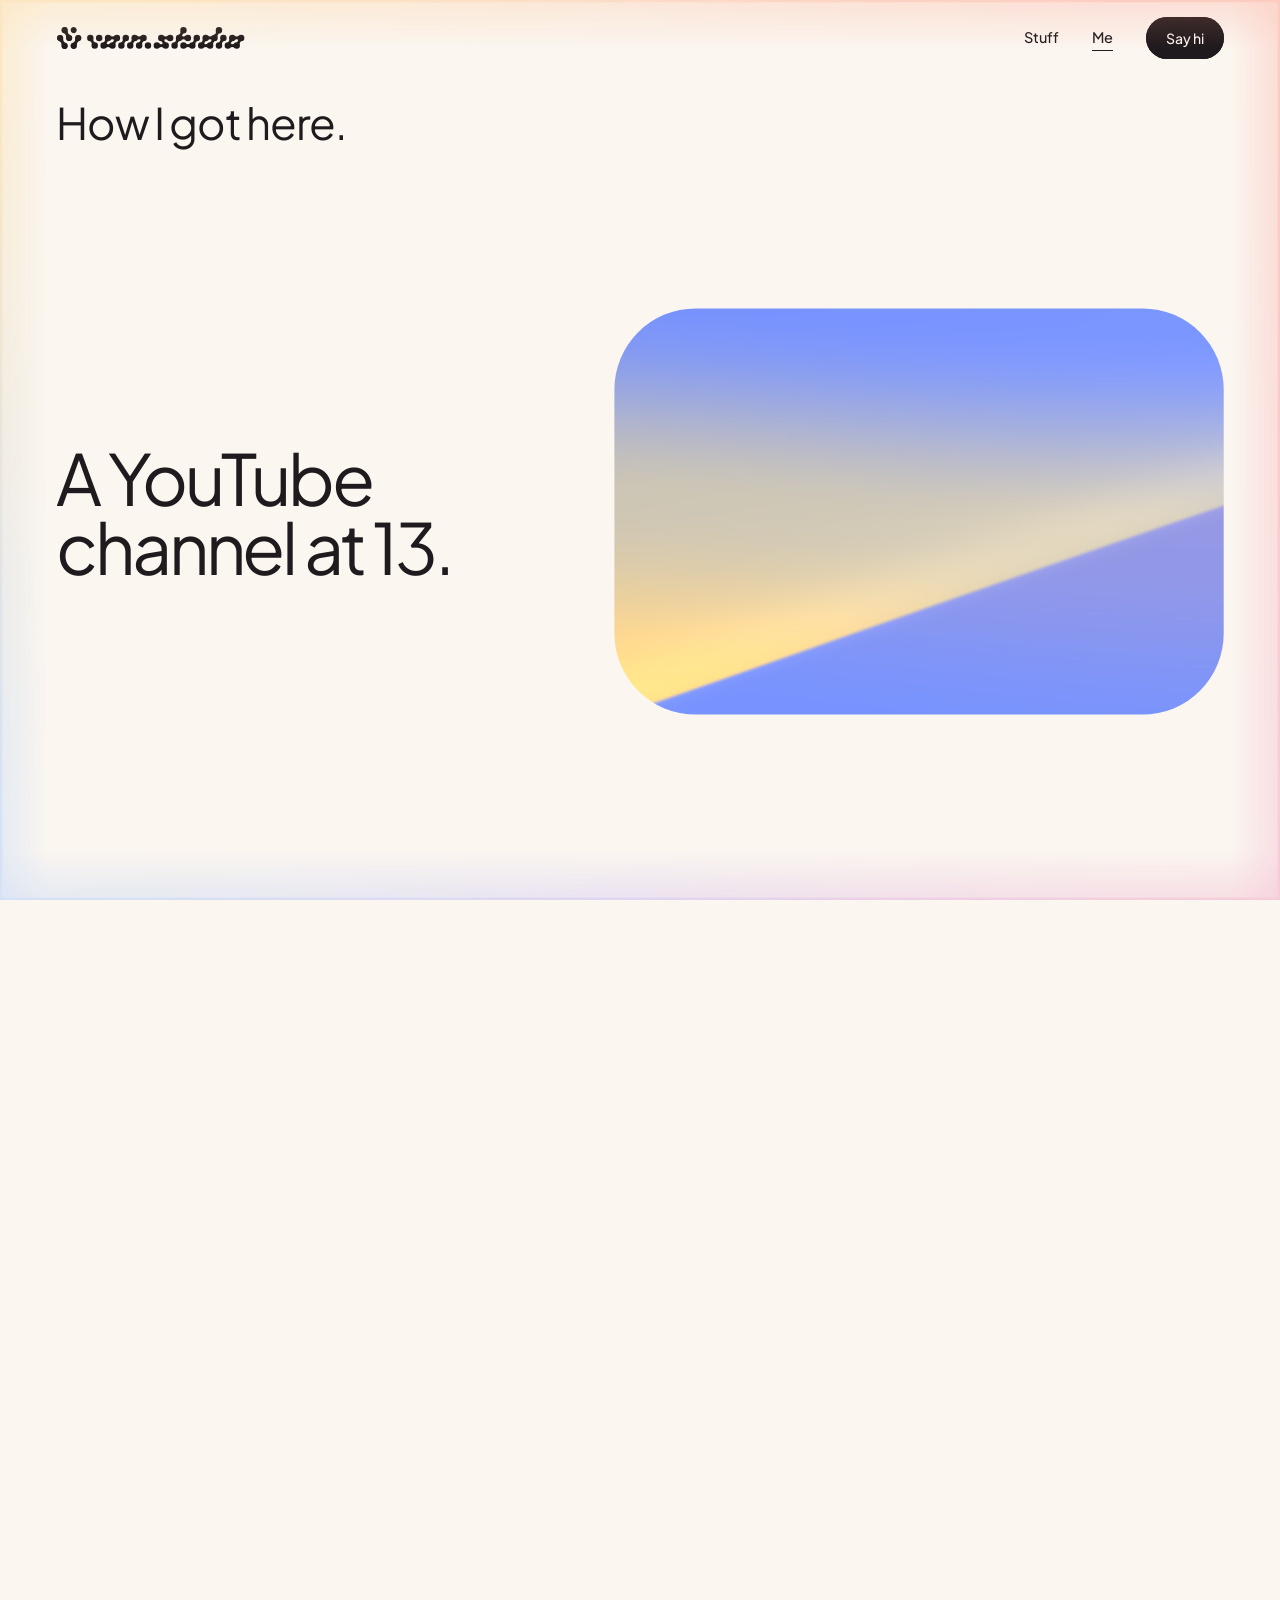
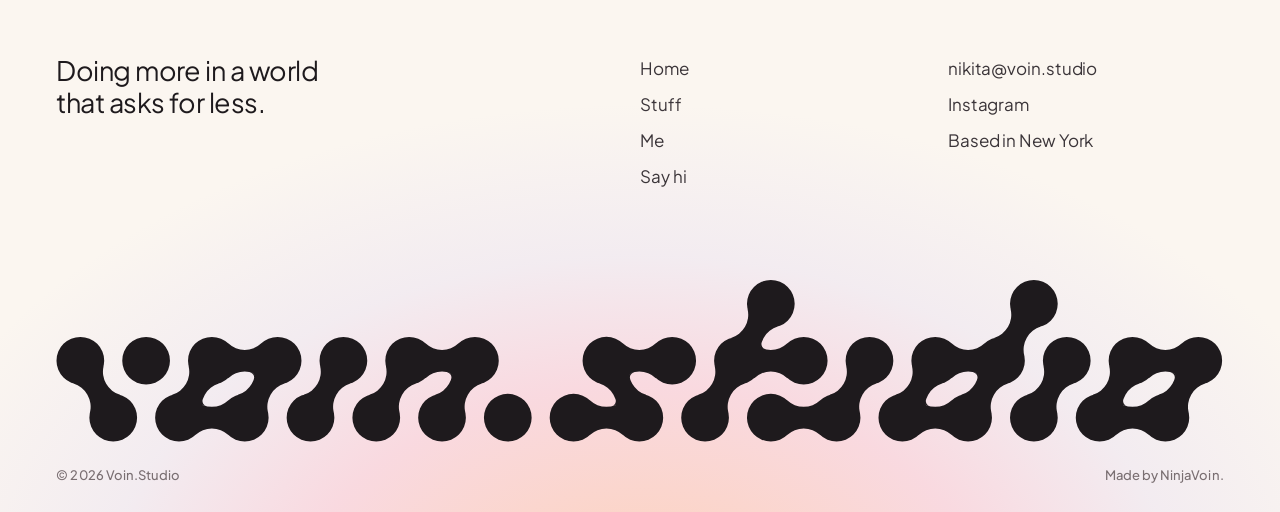
<file: me.html>
<!DOCTYPE html>
<html lang="en">
<head>
<meta charset="utf-8">
<meta name="viewport" content="width=device-width, initial-scale=1, viewport-fit=cover">
<meta name="color-scheme" content="light only">
<style>html{background:#FBF6F0;color-scheme:light}@view-transition{navigation:auto}::view-transition-old(root),::view-transition-new(root){animation:none}html.is-booting body{visibility:hidden;animation:vb 0s 4s forwards}@keyframes vb{to{visibility:visible}}/* the regular mouse is back; the dot stays hidden, the "View" label still follows */
.cur-dot { display: none; }
</style>
<title>Me | Voin.Studio</title>
<meta name="description" content="NinjaVoin (Nikita Rozumnyi): born in Odessa, making things since I was a kid. YouTube at 13, a lot of travel, Madison and Park now, fun projects on the side.">
<link rel="canonical" href="https://voin.studio/me.html">
<meta property="og:type" content="website"><meta property="og:site_name" content="Voin.Studio">
<meta property="og:title" content="Me | Voin.Studio"><meta property="og:description" content="NinjaVoin (Nikita Rozumnyi): born in Odessa, making things since I was a kid. YouTube at 13, a lot of travel, Madison and Park now, fun projects on the side."><meta property="og:url" content="https://voin.studio/me.html">
<meta property="og:image" content="https://voin.studio/og.jpg"><meta property="og:image:width" content="1200"><meta property="og:image:height" content="630">
<meta name="twitter:card" content="summary_large_image">
<meta name="theme-color" content="#FBF6F0">
<link rel="icon" href="favicon.svg" type="image/svg+xml">
<link rel="icon" href="favicon-48.png" type="image/png" sizes="48x48">
<link rel="apple-touch-icon" href="apple-touch-icon.png">
<script>if(location.protocol!=='file:')[400,500].forEach(function(w){var l=document.createElement('link');l.rel='preload';l.as='font';l.type='font/woff2';l.crossOrigin='';l.href='pjs-'+w+'.woff2';document.head.appendChild(l)})</script>
<script>document.documentElement.classList.add('js','is-booting');try{var _n=performance.getEntriesByType('navigation')[0];if(_n&&(_n.type==='reload'||_n.type==='back_forward'))document.documentElement.classList.add('is-again')}catch(e){}try{if(sessionStorage.getItem('voin:wave')==='1'){document.documentElement.classList.add('is-entering');sessionStorage.removeItem('voin:wave')}}catch(e){}</script>
<style>
@font-face { font-family: 'Plus Jakarta Sans'; font-style: normal; font-weight: 300; font-display: swap; src: url(pjs-300.woff2) format('woff2'), url(https://cdn.jsdelivr.net/npm/@fontsource/plus-jakarta-sans@5.3.0/files/plus-jakarta-sans-latin-300-normal.woff2) format('woff2'); }
@font-face { font-family: 'Plus Jakarta Sans'; font-style: normal; font-weight: 400; font-display: swap; src: url(pjs-400.woff2) format('woff2'), url(https://cdn.jsdelivr.net/npm/@fontsource/plus-jakarta-sans@5.3.0/files/plus-jakarta-sans-latin-400-normal.woff2) format('woff2'); }
@font-face { font-family: 'Plus Jakarta Sans'; font-style: normal; font-weight: 500; font-display: swap; src: url(pjs-500.woff2) format('woff2'), url(https://cdn.jsdelivr.net/npm/@fontsource/plus-jakarta-sans@5.3.0/files/plus-jakarta-sans-latin-500-normal.woff2) format('woff2'); }
@font-face { font-family: 'Plus Jakarta Sans'; font-style: normal; font-weight: 600; font-display: swap; src: url(pjs-600.woff2) format('woff2'), url(https://cdn.jsdelivr.net/npm/@fontsource/plus-jakarta-sans@5.3.0/files/plus-jakarta-sans-latin-600-normal.woff2) format('woff2'); }

/* ═══ Voin.Studio, design system ══════════════════════════════════
   Cream and sunset. One refined sans, a rare serif italic, slow eased
   motion, rounded frames, square page corners. */
@property --a { syntax: '<angle>'; inherits: false; initial-value: 0deg; }
:root {
  --cream: #FBF6F0; --cream-2: #F5EDE4; --cream-3: #EEE3D7;
  --ink: #1E1A1D; --ink-2: #3B3539; --muted: #7A6F72;
  --line: rgba(30,26,29,.12); --line-2: rgba(30,26,29,.2);
  --apricot: #FFB48A; --coral: #FF8C7A; --rose: #F48FB6; --lilac: #B7A2F4;
  --haze: #9EC8FF; --gold: #FFD27A; --orange: #F15822;
  --ease: cubic-bezier(.22,1,.36,1); --ease-io: cubic-bezier(.65,0,.35,1);
  --gutter: clamp(20px, 4.4vw, 72px); --maxw: 1480px;
  --r-frame: 28px; --r-pill: 999px; --hdr: 76px; --r-panel: clamp(26px, 2.6vw, 40px);
  --f-sans: "Plus Jakarta Sans", ui-sans-serif, system-ui, -apple-system, "Segoe UI", sans-serif;
}
*, *::before, *::after { box-sizing: border-box; }
html { -webkit-text-size-adjust: 100%; }
html.lenis, html.lenis body { height: auto; }
.lenis.lenis-smooth { scroll-behavior: auto !important; }
.lenis.lenis-stopped { overflow: hidden; }
body {
  margin: 0; background: var(--cream); color: var(--ink);
  font: 400 17px/1.6 var(--f-sans); letter-spacing: -.005em;
  -webkit-font-smoothing: antialiased; -moz-osx-font-smoothing: grayscale;
  text-rendering: optimizeLegibility; overflow-x: hidden;
}
h1, h2, h3, h4, p, figure, blockquote, ul, ol, dl, dd { margin: 0; }
ul, ol { padding: 0; list-style: none; }
a { color: inherit; }
img, svg { display: block; }
button { font: inherit; color: inherit; }
::selection { background: var(--gold); color: var(--ink); }
:focus-visible { outline: 2px solid var(--ink); outline-offset: 4px; border-radius: 6px; }
.skip { position: fixed; left: 16px; top: -60px; z-index: 400; background: var(--ink); color: var(--cream);
  padding: 10px 16px; border-radius: var(--r-pill); text-decoration: none; font-size: 14px; transition: top .3s var(--ease); }
.skip:focus { top: 16px; }
.sr { position: absolute; width: 1px; height: 1px; overflow: hidden; clip: rect(0 0 0 0); white-space: nowrap; }
.wrap { width: 100%; max-width: var(--maxw); margin: 0 auto; padding-inline: var(--gutter); }

/* ── type ─────────────────────────────────────────────────────── */
.t-hero { font: 400 clamp(52px, 9.6vw, 168px)/.92 var(--f-sans); letter-spacing: -.038em; }
.t-xl { font: 400 clamp(46px, 7.6vw, 128px)/.95 var(--f-sans); letter-spacing: -.042em; }
.t-l { font: 400 clamp(36px, 5.4vw, 88px)/1 var(--f-sans); letter-spacing: -.038em; }
.t-m { font: 400 clamp(28px, 3.4vw, 54px)/1.06 var(--f-sans); letter-spacing: -.03em; }
.t-s { font: 400 clamp(22px, 2.1vw, 32px)/1.2 var(--f-sans); letter-spacing: -.02em; }
.t-lead { font: 400 clamp(19px, 1.5vw, 23px)/1.5 var(--f-sans); letter-spacing: -.012em; color: var(--ink-2); }
.t-body { font: 400 17px/1.65 var(--f-sans); color: var(--ink-2); }
.t-label { font: 500 13px/1.3 var(--f-sans); letter-spacing: .005em; color: var(--muted); }
.muted { color: var(--muted); }

/* ── reveal system: fade and rise, never flicker ─────────────── */
.rv { opacity: 0; transform: translate3d(0, 30px, 0);
  transition: opacity 1.1s var(--ease), transform 1.3s var(--ease); transition-delay: var(--d, 0ms); }
.rv.in { opacity: 1; transform: none; }
.split .ln { display: block; overflow: hidden; padding: .06em 0 .28em; margin: -.06em 0 -.28em; }
.split .ln > span { display: block; transform: translate3d(0, calc(100% + .6em), 0);
  transition: transform 1.3s var(--ease); transition-delay: calc(var(--i, 0) * 85ms + var(--d, 0ms)); }
.split.in .ln > span { transform: none; }
.split:not(.is-split) { opacity: 0; }
html.no-motion .rv, html.no-motion .split, html.no-motion .split .ln > span { opacity: 1 !important; transform: none !important; }

/* ── buttons: a soft glow blooms behind, nothing wipes ─────────── */
@keyframes spinA { to { --a: 360deg; } }
.pill { position: relative; display: inline-flex; align-items: center; gap: 10px; height: 52px; padding: 0 26px;
  border-radius: var(--r-pill); text-decoration: none; font: 500 15px/1 var(--f-sans); letter-spacing: -.005em;
  background: transparent; color: var(--cream); border: 0; cursor: pointer; isolation: isolate;
  -webkit-tap-highlight-color: transparent; transition: color .5s var(--ease), scale .35s var(--ease); }
/* glow first, face second: both sit under the label, the face covers the glow's middle */
.pill::before { content: ""; position: absolute; inset: -2px; z-index: -1; border-radius: inherit; pointer-events: none;
  background: conic-gradient(from var(--a), var(--apricot), var(--coral), var(--rose), var(--lilac), var(--haze), var(--gold), var(--apricot));
  filter: blur(14px); opacity: 0; transform: scale(.8);
  transition: opacity .8s var(--ease), transform 1s var(--ease); animation: spinA 6s linear infinite; }
.pill::after { content: ""; position: absolute; inset: 0; z-index: -1; border-radius: inherit; pointer-events: none;
  background: var(--ink); box-shadow: inset 0 0 0 1px var(--ink);
  transition: background-color .5s var(--ease), box-shadow .5s var(--ease); }
.pill.ghost { color: var(--ink); }
.pill.ghost::after { background: transparent; box-shadow: inset 0 0 0 1px var(--line-2); }
.pill.sm { height: 42px; padding: 0 20px; font-size: 14px; }
@media (hover: hover) {
  .pill:hover::before { opacity: .85; transform: scale(1.08); }
  .pill.ghost:hover::after { background: var(--cream); box-shadow: inset 0 0 0 1px rgba(255,255,255,.7); }
}
.pill:focus-visible::before { opacity: .85; transform: scale(1.08); }
.pill:active { scale: .96; }
.pill:active::before { opacity: 1; transform: scale(1.12); transition-duration: .3s; }
.pill.ghost:active::after { background: var(--cream); }

/* ── header ───────────────────────────────────────────────────── */
.hdr { position: fixed; inset: 0 0 auto 0; z-index: 100; height: var(--hdr);
  display: flex; align-items: center; justify-content: space-between; gap: 24px; padding-inline: var(--gutter);
  transition: transform .9s var(--ease), background-color .5s linear, border-color .5s linear;
  border-bottom: 1px solid transparent; }
.hdr::before { content: ""; position: absolute; z-index: -1; pointer-events: none;
  inset: 0; border-radius: 0; border: 0;
  background: var(--cream);
  opacity: 0; transition: opacity .5s linear; }
.hdr.is-solid::before { opacity: 1; }
.hdr.is-hidden { transform: translate3d(0, -105%, 0); }
.logo { display: inline-flex; align-items: center; color: var(--ink); text-decoration: none; }
.logo svg { height: 24px; width: auto; overflow: visible; }
.nav { display: flex; align-items: center; gap: clamp(20px, 2.6vw, 40px); }
.nav > a:not(.pill) { position: relative; font: 500 14.5px/1 var(--f-sans); text-decoration: none; padding: 6px 0; }
.nav > a:not(.pill)::after { content: ""; position: absolute; left: 0; right: 0; bottom: 0; height: 1px; background: currentColor;
  transform: scaleX(0); transform-origin: right; transition: transform .6s var(--ease); }
.nav > a:not(.pill):hover::after, .nav > a[aria-current="page"]::after { transform: scaleX(1); transform-origin: left; }
.menu-btn { display: none; align-items: center; gap: 10px; height: 44px; padding: 0 18px; border-radius: var(--r-pill);
  border: 1px solid var(--line-2); background: rgba(251,246,240,.6); cursor: pointer; font: 500 14px/1 var(--f-sans); }
.menu-btn i { display: grid; gap: 4px; } .menu-btn i b { display: block; width: 16px; height: 1.5px; background: currentColor; }
@media (max-width: 860px) { .nav { display: none; } .menu-btn { display: inline-flex; } }

/* ── phone menu: the page names are cut out of cream, the sunset shows through ── */
.menu-btn { -webkit-tap-highlight-color: transparent; transition: scale .3s var(--ease), background-color .4s var(--ease), border-color .4s var(--ease); }
.menu-btn:active { scale: .93; background: var(--cream-3); }
.mm { position: fixed; inset: 0; z-index: 120; overflow: hidden; isolation: isolate; background: var(--cream);
  opacity: 0; visibility: hidden; transition: opacity .45s var(--ease), visibility 0s linear .45s; }
.mm.open { opacity: 1; visibility: visible; transition: opacity .45s var(--ease); }
.mm-liq, .mm-liq canvas, .mm-veil { position: absolute; inset: 0; width: 100%; height: 100%; display: block; pointer-events: none; }
.mm-liq { background: linear-gradient(160deg, var(--apricot), var(--rose) 55%, var(--lilac)); }
.mm-close { position: absolute; z-index: 3; top: 16px; right: var(--gutter); }
.mm ul { position: absolute; inset: 0; z-index: 2; margin: 0; padding: 0; list-style: none; pointer-events: none; }
.mm li a { position: absolute; left: 0; top: 0; display: block; pointer-events: auto; border-radius: 22px; color: transparent;
  text-decoration: none; -webkit-tap-highlight-color: transparent; outline: none; }
.mm li a span { position: absolute; width: 1px; height: 1px; overflow: hidden; clip-path: inset(50%); white-space: nowrap; }
.mm li a:focus-visible { box-shadow: 0 0 0 2px var(--ink); }
.mm-foot { position: absolute; z-index: 2; left: 0; right: 0; bottom: max(26px, env(safe-area-inset-bottom));
  padding: 0 var(--gutter); display: flex; justify-content: space-between; gap: 16px;
  opacity: 0; transform: translateY(10px); transition: opacity .6s var(--ease) .35s, transform .8s var(--ease) .35s; }
.mm.open .mm-foot { opacity: 1; transform: none; }
.mm-foot a { text-decoration: none; }

/* ── signature: sunset edge glow (transform-only animation) ──── */
.edge { position: fixed; inset: 0; z-index: 150; pointer-events: none; opacity: var(--glow, .4);
  transition: opacity 1.2s var(--ease);
  -webkit-mask: linear-gradient(90deg, #000 0 1.5px, rgba(0,0,0,.55) 3px, transparent 5.5vmin, transparent calc(100% - 5.5vmin), rgba(0,0,0,.55) calc(100% - 3px), #000 calc(100% - 1.5px)),
                linear-gradient(180deg, #000 0 1.5px, rgba(0,0,0,.55) 3px, transparent 5.5vmin, transparent calc(100% - 5.5vmin), rgba(0,0,0,.55) calc(100% - 3px), #000 calc(100% - 1.5px));
  -webkit-mask-composite: source-over;
  mask: linear-gradient(90deg, #000 0 1.5px, rgba(0,0,0,.55) 3px, transparent 5.5vmin, transparent calc(100% - 5.5vmin), rgba(0,0,0,.55) calc(100% - 3px), #000 calc(100% - 1.5px)),
        linear-gradient(180deg, #000 0 1.5px, rgba(0,0,0,.55) 3px, transparent 5.5vmin, transparent calc(100% - 5.5vmin), rgba(0,0,0,.55) calc(100% - 3px), #000 calc(100% - 1.5px));
  mask-composite: add; }
.edge i { position: absolute; left: 50%; top: 50%; width: 160vmax; height: 160vmax; margin: -80vmax 0 0 -80vmax;
  background: conic-gradient(from 0deg, var(--apricot), var(--coral), var(--rose), var(--lilac), var(--haze), var(--gold), var(--apricot));
  animation: spin 26s linear infinite; will-change: transform; }
@keyframes spin { to { transform: rotate(1turn); } }
html.is-glowing { --glow: 1; }

/* ── signature: wave takeover ────────────────────────────────── */
.wave { position: fixed; inset: 0; z-index: 300; pointer-events: none; visibility: hidden; overflow: hidden; }
.wave .wash { position: absolute; inset: 0; background: var(--cream); opacity: 0; }
.wave b { position: absolute; width: 78vmax; height: 78vmax; border-radius: 50%; filter: blur(70px);
  top: 100%; will-change: transform; }
.wave b:nth-of-type(1) { left: -22vmax; background: var(--apricot); }
.wave b:nth-of-type(2) { left: 10vmax; background: var(--rose); }
.wave b:nth-of-type(3) { left: 40vmax; background: var(--lilac); }
.wave b:nth-of-type(4) { left: 68vmax; background: var(--coral); }
.wave b:nth-of-type(5) { left: 30vmax; background: var(--gold); width: 60vmax; height: 60vmax; }
html.is-entering .wave { visibility: visible; }
html.is-entering .wave .wash { opacity: 1; }
html.is-entering .wave b { transform: translate3d(0, -118vmax, 0) scale(1.3); }

/* ── cursor ───────────────────────────────────────────────────── */
.cur { position: fixed; left: 0; top: 0; z-index: 250; pointer-events: none; opacity: 0; transition: opacity .4s linear; }
.cur.on { opacity: 1; }
.cur-dot { position: absolute; width: 10px; height: 10px; margin: -5px 0 0 -5px; border-radius: 50%; background: var(--ink);
  transition: transform .5s var(--ease), background-color .4s linear; }
.cur-tag { position: absolute; left: 0; top: 0; transform: translate(-50%, -50%) scale(.4); opacity: 0; white-space: nowrap;
  height: 44px; padding: 0 20px; display: flex; align-items: center; gap: 8px; border-radius: var(--r-pill);
  background: var(--ink); color: var(--cream); font: 500 14px/1 var(--f-sans);
  transition: transform .55s var(--ease), opacity .3s linear; }
.cur.is-link .cur-dot { transform: scale(3.2); background: rgba(30,26,29,.12); }
.cur.is-view .cur-dot { transform: scale(0); }
.cur.is-view .cur-tag { opacity: 1; transform: translate(-50%, -50%) scale(1); }
@media (hover: none), (pointer: coarse) { .cur { display: none; } }

/* ── frames: rounded image surfaces with placeholders ────────── */
.frame { position: relative; overflow: hidden; border-radius: var(--r-frame); background: var(--cream-2); isolation: isolate; }
.frame .ph { position: absolute; inset: -9% -2%; background: var(--ph); will-change: transform; }
.frame .grain { position: absolute; inset: 0; pointer-events: none; opacity: .5; mix-blend-mode: soft-light;
  background: radial-gradient(120% 90% at 50% 0%, rgba(255,255,255,.45), transparent 60%); }
.mock { position: absolute; left: 50%; top: 50%; width: min(74%, 980px); aspect-ratio: 16 / 10.4; transform: translate(-50%, -46%);
  border-radius: 14px; background: rgba(255,255,255,.9);
  overflow: hidden; display: grid; grid-template-rows: auto 1fr; transition: transform 1.1s var(--ease); }
.mock-bar { display: flex; gap: 6px; padding: 12px 14px; background: rgba(30,26,29,.035); }
.mock-bar i { width: 9px; height: 9px; border-radius: 50%; background: rgba(30,26,29,.14); }
.mock-body { padding: 6% 7%; display: grid; grid-template-rows: auto 1fr; gap: 6%; }
.mock-nav { display: flex; justify-content: space-between; align-items: center; }
.mock-nav b { display: block; height: 8px; border-radius: 4px; background: rgba(30,26,29,.16); }
.mock-hero { border-radius: 10px; background: var(--ph); position: relative; overflow: hidden; display: flex;
  align-items: flex-end; padding: 6%; }
.mock-hero span { font: 500 clamp(14px, 2vw, 30px)/1 var(--f-sans); letter-spacing: -.015em; word-spacing: .06em; color: #fff;
  text-shadow: 0 2px 24px rgba(60,30,40,.25); }
a:hover .mock, .frame:hover .mock { transform: translate(-50%, -48%) scale(1.015); }
.frame-cap { display: flex; justify-content: space-between; gap: 16px; margin-top: 14px; }

/* ── footer: the sun goes down ──────────────────────────────── */
.ftr { position: relative; overflow: hidden; padding: clamp(80px, 12vw, 160px) 0 28px; background: var(--cream); }
.ftr::before { content: ""; position: absolute; left: 50%; bottom: -48vw; width: 120vw; height: 80vw; transform: translateX(-50%);
  border-radius: 50%; background: radial-gradient(closest-side, rgba(255,180,138,.55), rgba(244,143,182,.28) 45%, rgba(183,162,244,.12) 70%, transparent);
  pointer-events: none; }
.ftr .wrap { position: relative; }
.ftr-top { display: grid; grid-template-columns: minmax(0, 2fr) minmax(0, 1fr) minmax(0, 1fr); gap: 32px; padding-bottom: clamp(48px, 7vw, 96px); }
.ftr-links li + li { margin-top: 8px; }
.ftr a { text-decoration: none; background: linear-gradient(currentColor, currentColor) 0 100% / 0 1px no-repeat; transition: background-size .6s var(--ease); }
.ftr a:hover { background-size: 100% 1px; }
.ftr-sign { max-width: 22ch; }
.ftr-word { width: 100%; color: var(--ink); }
.ftr-word svg { width: 100%; height: auto; }
.ftr-base { display: flex; justify-content: space-between; gap: 16px; margin-top: 22px; }
@media (max-width: 860px) { .ftr-top { grid-template-columns: 1fr 1fr; } .ftr-sign { grid-column: 1 / -1; } }

/* ── shared sections ─────────────────────────────────────────── */
.sec { padding-block: clamp(96px, 13vw, 200px); }
.page-hero { padding-top: calc(var(--hdr) + clamp(64px, 11vw, 168px)); padding-bottom: clamp(56px, 8vw, 120px); }
.page-hero .t-lead { max-width: 38ch; margin-top: clamp(24px, 3vw, 40px); }
.rule { height: 1px; background: var(--line); }

.cta { text-align: center; }
.cta .t-l { max-width: 14ch; margin: 0 auto; }
.cta .row { display: flex; gap: 14px; justify-content: center; flex-wrap: wrap; margin-top: clamp(32px, 4vw, 48px); }

@media (prefers-reduced-motion: reduce) {
  .edge i { animation: none; }
  *, *::before, *::after { transition-duration: .01ms !important; animation-duration: .01ms !important; }
}



.wave b { filter: none; background: none !important; }
.wave b::before { content: ""; position: absolute; inset: -25%; border-radius: 50%;
  background: radial-gradient(closest-side, var(--c) 43%, color-mix(in srgb, var(--c) 50%, transparent) 66%, transparent 88%); }
.wave b:nth-of-type(1) { --c: var(--apricot); } .wave b:nth-of-type(2) { --c: var(--rose); } .wave b:nth-of-type(3) { --c: var(--lilac); }
.wave b:nth-of-type(4) { --c: var(--coral); } .wave b:nth-of-type(5) { --c: var(--gold); }
.wave::after { content: ""; position: absolute; inset: 0; z-index: 2; background: var(--cream); opacity: var(--w2, 0); }
html.is-entering .wave { --w2: 1; }
html.is-entering .wave b { transform: translate3d(0, -240vmax, 0) scale(1.55); }
html body .pill::before, html body .glow-row::before, html body .bt::before { animation-play-state: paused; }
html body .pill:hover::before, html body .pill:focus-visible::before, html body .pill:active::before,
html body .glow-row:hover::before, html body .glow-row:focus-visible::before,
html body .bt:hover::before, html body .bt:focus-visible::before { animation-play-state: running; }
/* ── glow rows: a gradient ring traces the row, a bloom follows the pointer ── */
.glow-row { position: relative; isolation: isolate; text-decoration: none; -webkit-tap-highlight-color: transparent;
  transition: scale .4s var(--ease); }
.glow-row::before { content: ""; position: absolute; inset: 6px 0; z-index: -1; border-radius: 26px; padding: 1.5px; pointer-events: none;
  background: conic-gradient(from var(--a), var(--apricot), var(--coral), var(--rose), var(--lilac), var(--haze), var(--gold), var(--apricot));
  -webkit-mask: linear-gradient(#000 0 0) content-box, linear-gradient(#000 0 0); -webkit-mask-composite: xor;
  mask: linear-gradient(#000 0 0) content-box, linear-gradient(#000 0 0); mask-composite: exclude;
  opacity: 0; transition: opacity .9s var(--ease); animation: spinA 7s linear infinite; }
.glow-row::after { content: ""; position: absolute; z-index: -2; left: var(--mx, 22%); top: var(--my, 50%);
  width: min(560px, 80%); aspect-ratio: 2.2; border-radius: 50%; pointer-events: none;
  transform: translate(-50%, -50%) scale(.55); opacity: 0; filter: blur(22px);
  background: radial-gradient(closest-side, rgba(255,180,138,.6), rgba(244,143,182,.36) 46%, rgba(183,162,244,.16) 72%, transparent);
  transition: opacity .9s var(--ease), transform 1.1s var(--ease), left .9s var(--ease), top .9s var(--ease); }
@media (hover: hover) {
  .glow-row:hover::before { opacity: 1; }
  .glow-row:hover::after { opacity: 1; transform: translate(-50%, -50%) scale(1); }
}
.glow-row:focus-visible { outline: none; }
.glow-row:focus-visible::before { opacity: 1; }
.glow-row:focus-visible::after { opacity: 1; transform: translate(-50%, -50%) scale(1); }
.glow-row:active { scale: .985; }
.glow-row:active::before { opacity: 1; transition-duration: .25s; }
.glow-row:active::after { opacity: 1; transform: translate(-50%, -50%) scale(1); transition-duration: .3s; }
.glow-row .arr { width: 22px; height: 22px; transition: transform .8s var(--ease); }
@media (hover: hover) { .glow-row:hover .arr { transform: translateX(6px); } }

/* lists keep their hairlines; the ring sits inside them */
.rows { border-top: 1px solid var(--line); }
.rows > li { border-bottom: 1px solid var(--line); }

.cta-sec { text-align: center; }
.cta-sec .t-l { max-width: 13ch; margin: 0 auto; }
.cta-sec .row { display: flex; gap: 14px; justify-content: center; flex-wrap: wrap; margin-top: clamp(32px, 4vw, 48px); }
.nav > a:not(.pill) { -webkit-tap-highlight-color: transparent; }

/* over anything clickable the dot sinks into it, and the thing itself answers */
.cur-dot { transition: transform .32s cubic-bezier(.2,.8,.2,1), opacity .32s linear, background-color .3s linear; }
.cur.is-link .cur-dot { transform: translate(var(--dx, 0px), var(--dy, 0px)) scale(0); opacity: 0; background: var(--ink); }
html.has-cur a:not(.pill):not([data-cursor]):not(.logo):hover { opacity: .6; }
html.has-cur a:not(.pill):not([data-cursor]) { transition: opacity .25s linear; }
html.has-cur .pill { transition: scale .35s cubic-bezier(.2,.8,.2,1); }
html.has-cur .pill:hover { scale: 1.05; }
.t-hero, .t-xl, .t-l, .t-m, .t-s { text-wrap: balance; }
.t-lead, .t-body { text-wrap: pretty; }


/* ═══ inner pages: one stage, a cream veil with holes over one liquid ═══ */
:root { --bar: 0px; }
@supports (height: 100lvh) { :root { --bar: calc(100lvh - 100svh); } }
.ps-veil, .vprobe { display: none; }
.prog, html.js .prog { display: none !important; }
.ps-media { position: relative; height: 44vh; background: #F6C9A9; overflow: hidden; border-radius: 0 0 var(--r-panel) var(--r-panel); }
.liq, .liq canvas { position: absolute; inset: 0; width: 100%; height: 100%; display: block; }
.ps-h1 { font: 400 clamp(52px, 9.6vw, 168px)/.92 var(--f-sans); letter-spacing: -.045em; padding: clamp(40px, 6vw, 80px) var(--gutter) 0; max-width: var(--maxw); margin: 0 auto; text-wrap: balance; }
.sc { position: relative; padding: clamp(48px, 7vw, 110px) var(--gutter) 0; max-width: var(--maxw); margin: 0 auto; }
.sc:last-of-type { padding-bottom: clamp(48px, 7vw, 110px); }
.big { font: 400 clamp(40px, 6vw, 108px)/.98 var(--f-sans); letter-spacing: -.045em; text-wrap: balance; }
.stm { font: 400 clamp(24px, 2.4vw, 36px)/1.25 var(--f-sans); letter-spacing: -.022em; text-wrap: pretty; }
.lead2 { font: 400 clamp(18px, 1.6vw, 24px)/1.45 var(--f-sans); letter-spacing: -.014em; color: var(--ink); text-wrap: pretty; }
.sc-title2 { font: 400 clamp(28px, 3.4vw, 54px)/1.06 var(--f-sans); letter-spacing: -.03em; }
.cta-line { font: 400 clamp(44px, min(7.2vw, 13vh), 124px)/.96 var(--f-sans); letter-spacing: -.045em; text-wrap: balance; max-width: 12ch; margin: 0 auto; }
.cta-row { display: flex; gap: 14px; justify-content: center; flex-wrap: wrap; margin-top: clamp(24px, 3.4vw, 40px); }
.sc-cta { text-align: center; }
.win { position: relative; border-radius: 26px; overflow: hidden; background: var(--ph, #F6C9A9); aspect-ratio: 16 / 10; margin-top: 24px; }
.win .mock { width: 74%; }
.win .mock.phone { width: min(34%, 240px); aspect-ratio: 9 / 18.5; border-radius: 28px; transform: translate(-50%, -50%); }
.win .mock.phone .mock-body { padding: 14% 10%; gap: 5%; }
a.inline { text-decoration: none; background: linear-gradient(currentColor, currentColor) 0 100% / 100% 1.5px no-repeat; padding-bottom: 1px; }
@media (prefers-reduced-motion: no-preference) {
  html.js .ps-stage { height: calc(var(--units, 6) * 100vh); height: calc(var(--units, 6) * 100svh); }
  html.js .ps-pin { position: sticky; top: 0; height: 100vh; height: 100lvh; overflow: hidden; background: var(--cream); }
  html.js .vprobe { display: block; position: absolute; left: 0; top: 0; width: 1px; height: 100vh; height: 100svh; visibility: hidden; pointer-events: none; }
  html.js .ps-media { position: absolute; inset: 0; height: auto; border-radius: 0; background: none; }
  html.js .liq { background: #F6C9A9; opacity: 0; transition: opacity 1.6s var(--ease); }
  html.js .liq.on { opacity: 1; }
  html.js .ps-veil { display: block; position: absolute; inset: 0; width: 100%; height: 100%; z-index: 1; pointer-events: none; }
  html.js .ps-h1 { position: absolute; width: 1px; height: 1px; overflow: hidden; clip: rect(0 0 0 0); white-space: nowrap; margin: 0; padding: 0; }
  html.js .sc { position: absolute; inset: 0 0 var(--bar) 0; padding: 0; max-width: none; margin: 0; visibility: hidden; z-index: 5; }
  html.js .abs { position: absolute; left: 0; top: 0; margin: 0; will-change: transform, opacity; }
  html.js .win { position: absolute; left: 0; top: 0; margin: 0; background: none; aspect-ratio: auto; border-radius: 0; overflow: visible; }
  html.js .sc-cta { display: flex; flex-direction: column; justify-content: center; align-items: center; padding: 0 var(--gutter); }
  html.js .sc-cta .pill.ghost::after { background: rgba(251,246,240,.55); box-shadow: inset 0 0 0 1px rgba(255,255,255,.7); }
  html.js .prog { display: block; position: absolute; left: 50%; bottom: calc(var(--bar) + 16px); width: 88px; height: 4px; margin-left: -44px; border-radius: 4px;
    background: rgba(30,26,29,.1); overflow: hidden; z-index: 6; }
  html.js .prog i { position: absolute; inset: 0; border-radius: inherit; transform-origin: 0 50%; transform: scaleX(0);
    background: linear-gradient(90deg, var(--apricot), var(--rose), var(--lilac)); }
}

.st-text { margin-top: 28px; }
.lv-cap { margin-top: 18px; }
.lv-h { font: 500 clamp(20px, 1.7vw, 28px)/1.2 var(--f-sans); letter-spacing: -.02em; }
@media (prefers-reduced-motion: no-preference) {
  html.js .st-text { margin: 0; } html.js .st-text .big { font-size: var(--sf, 72px); }
  html.js .lv-cap { margin: 0; width: var(--lw, 240px); }
}
</style>
</head>
<body>
<svg width="0" height="0" style="position:absolute" aria-hidden="true" focusable="false"><defs><path id="vw" d="M22.211 37.684A11 11 0 1 1 0.211 37.684A11 11 0 1 1 22.211 37.684ZM52.531 37.684A11 11 0 1 1 30.531 37.684A11 11 0 1 1 52.531 37.684ZM67.69 63.942A11 11 0 1 1 45.69 63.942A11 11 0 1 1 67.69 63.942ZM128.329 63.942A11 11 0 1 1 106.329 63.942A11 11 0 1 1 128.329 63.942ZM158.648 63.942A11 11 0 1 1 136.648 63.942A11 11 0 1 1 158.648 63.942ZM249.606 63.942A11 11 0 1 1 227.606 63.942A11 11 0 1 1 249.606 63.942ZM310.245 63.942A11 11 0 1 1 288.245 63.942A11 11 0 1 1 310.245 63.942ZM340.564 63.942A11 11 0 1 1 318.564 63.942A11 11 0 1 1 340.564 63.942ZM401.203 63.942A11 11 0 1 1 379.203 63.942A11 11 0 1 1 401.203 63.942ZM461.842 63.942A11 11 0 1 1 439.842 63.942A11 11 0 1 1 461.842 63.942ZM492.161 63.942A11 11 0 1 1 470.161 63.942A11 11 0 1 1 492.161 63.942ZM219.287 63.942A11 11 0 1 1 197.287 63.942A11 11 0 1 1 219.287 63.942ZM37.371 63.942A11 11 0 1 1 15.371 63.942A11 11 0 1 1 37.371 63.942ZM82.85 37.684A11 11 0 1 1 60.85 37.684A11 11 0 1 1 82.85 37.684ZM98.01 63.942A11 11 0 1 1 76.01 63.942A11 11 0 1 1 98.01 63.942ZM143.489 37.684A11 11 0 1 1 121.489 37.684A11 11 0 1 1 143.489 37.684ZM113.169 37.684A11 11 0 1 1 91.169 37.684A11 11 0 1 1 113.169 37.684ZM173.808 37.684A11 11 0 1 1 151.808 37.684A11 11 0 1 1 173.808 37.684ZM279.926 63.942A11 11 0 1 1 257.926 63.942A11 11 0 1 1 279.926 63.942ZM204.127 37.684A11 11 0 1 1 182.127 37.684A11 11 0 1 1 204.127 37.684ZM325.405 37.684A11 11 0 1 1 303.405 37.684A11 11 0 1 1 325.405 37.684ZM264.766 37.684A11 11 0 1 1 242.766 37.684A11 11 0 1 1 264.766 37.684ZM370.884 63.942A11 11 0 1 1 348.884 63.942A11 11 0 1 1 370.884 63.942ZM188.968 63.942A11 11 0 1 1 166.968 63.942A11 11 0 1 1 188.968 63.942ZM340.564 11.427A11 11 0 1 1 318.564 11.427A11 11 0 1 1 340.564 11.427ZM355.724 37.684A11 11 0 1 1 333.724 37.684A11 11 0 1 1 355.724 37.684ZM416.363 37.684A11 11 0 1 1 394.363 37.684A11 11 0 1 1 416.363 37.684ZM431.522 63.942A11 11 0 1 1 409.522 63.942A11 11 0 1 1 431.522 63.942ZM295.085 37.684A11 11 0 1 1 273.085 37.684A11 11 0 1 1 295.085 37.684ZM386.043 37.684A11 11 0 1 1 364.043 37.684A11 11 0 1 1 386.043 37.684ZM477.001 37.684A11 11 0 1 1 455.001 37.684A11 11 0 1 1 477.001 37.684ZM446.682 37.684A11 11 0 1 1 424.682 37.684A11 11 0 1 1 446.682 37.684ZM507.321 37.684A11 11 0 1 1 485.321 37.684A11 11 0 1 1 507.321 37.684ZM522.481 63.942A11 11 0 1 1 500.481 63.942A11 11 0 1 1 522.481 63.942ZM461.842 11.427A11 11 0 1 1 439.842 11.427A11 11 0 1 1 461.842 11.427ZM537.64 37.684A11 11 0 1 1 515.64 37.684A11 11 0 1 1 537.64 37.684ZM21.921 40.194A11.151 11.151 0 0 0 29.553 53.412L15.661 61.433A11.151 11.151 0 0 0 8.029 48.214ZM53.508 53.412A11.151 11.151 0 0 0 61.14 40.194L75.032 48.214A11.151 11.151 0 0 0 67.4 61.433ZM64.218 55.921A11.151 11.151 0 0 0 79.482 55.921L79.482 71.962A11.151 11.151 0 0 0 64.218 71.962ZM114.147 53.412A11.151 11.151 0 0 0 121.779 40.194L135.671 48.214A11.151 11.151 0 0 0 128.039 61.433ZM144.466 53.412A11.151 11.151 0 0 0 152.098 40.194L165.99 48.214A11.151 11.151 0 0 0 158.358 61.433ZM246.134 55.921A11.151 11.151 0 0 0 261.398 55.921L261.398 71.962A11.151 11.151 0 0 0 246.134 71.962ZM296.063 53.412A11.151 11.151 0 0 0 303.695 40.194L317.587 48.214A11.151 11.151 0 0 0 309.955 61.433ZM337.092 55.921A11.151 11.151 0 0 0 352.356 55.921L352.356 71.962A11.151 11.151 0 0 0 337.092 71.962ZM387.021 53.412A11.151 11.151 0 0 0 394.653 40.194L408.545 48.214A11.151 11.151 0 0 0 400.913 61.433ZM397.731 55.921A11.151 11.151 0 0 0 412.994 55.921L412.994 71.962A11.151 11.151 0 0 0 397.731 71.962ZM447.66 53.412A11.151 11.151 0 0 0 455.292 40.194L469.183 48.214A11.151 11.151 0 0 0 461.552 61.433ZM477.979 53.412A11.151 11.151 0 0 0 485.611 40.194L499.503 48.214A11.151 11.151 0 0 0 491.871 61.433ZM488.689 55.921A11.151 11.151 0 0 0 503.952 55.921L503.952 71.962A11.151 11.151 0 0 0 488.689 71.962ZM79.378 29.664A11.151 11.151 0 0 0 94.641 29.664L94.641 45.705A11.151 11.151 0 0 0 79.378 45.705ZM83.828 53.412A11.151 11.151 0 0 0 91.459 40.194L105.351 48.214A11.151 11.151 0 0 0 97.72 61.433ZM170.336 29.664A11.151 11.151 0 0 0 185.599 29.664L185.599 45.705A11.151 11.151 0 0 0 170.336 45.705ZM258.216 61.433A11.151 11.151 0 0 0 250.584 48.214L264.476 40.194A11.151 11.151 0 0 0 272.108 53.412ZM196.309 48.214A11.151 11.151 0 0 0 188.678 61.433L174.786 53.412A11.151 11.151 0 0 0 182.417 40.194ZM311.223 27.155A11.151 11.151 0 0 0 318.854 13.936L332.746 21.957A11.151 11.151 0 0 0 325.115 35.175ZM321.933 29.664A11.151 11.151 0 0 0 337.196 29.664L337.196 45.705A11.151 11.151 0 0 0 321.933 45.705ZM261.294 29.664A11.151 11.151 0 0 0 276.557 29.664L276.557 45.705A11.151 11.151 0 0 0 261.294 45.705ZM356.702 53.412A11.151 11.151 0 0 0 364.333 40.194L378.225 48.214A11.151 11.151 0 0 0 370.594 61.433ZM412.891 29.664A11.151 11.151 0 0 0 428.154 29.664L428.154 45.705A11.151 11.151 0 0 0 412.891 45.705ZM417.341 53.412A11.151 11.151 0 0 0 424.972 40.194L438.864 48.214A11.151 11.151 0 0 0 431.232 61.433ZM432.5 27.155A11.151 11.151 0 0 0 440.132 13.936L454.024 21.957A11.151 11.151 0 0 0 446.392 35.175ZM503.849 29.664A11.151 11.151 0 0 0 519.112 29.664L519.112 45.705A11.151 11.151 0 0 0 503.849 45.705ZM508.299 53.412A11.151 11.151 0 0 0 515.93 40.194L529.822 48.214A11.151 11.151 0 0 0 522.19 61.433ZM67.639 55.482A2.5 2.5 0 0 0 69.491 58.689A11.151 11.151 0 0 1 67.15 57.903A11.151 11.151 0 0 1 67.639 55.482ZM256.125 58.689A2.5 2.5 0 0 0 257.977 55.482A11.151 11.151 0 0 1 258.466 57.903A11.151 11.151 0 0 1 256.125 58.689ZM401.152 55.482A2.5 2.5 0 0 0 403.004 58.689A11.151 11.151 0 0 1 400.663 57.903A11.151 11.151 0 0 1 401.152 55.482ZM492.11 55.482A2.5 2.5 0 0 0 493.962 58.689A11.151 11.151 0 0 1 491.621 57.903A11.151 11.151 0 0 1 492.11 55.482ZM89.369 42.937A11.151 11.151 0 0 1 91.71 43.723A11.151 11.151 0 0 1 91.22 46.144A2.5 2.5 0 0 0 89.369 42.937ZM180.327 42.937A11.151 11.151 0 0 1 182.668 43.723A11.151 11.151 0 0 1 182.178 46.144A2.5 2.5 0 0 0 180.327 42.937ZM264.715 46.144A11.151 11.151 0 0 1 264.226 43.723A11.151 11.151 0 0 1 266.567 42.937A2.5 2.5 0 0 0 264.715 46.144ZM325.354 29.225A2.5 2.5 0 0 0 327.205 32.432A11.151 11.151 0 0 1 324.864 31.646A11.151 11.151 0 0 1 325.354 29.225ZM422.881 42.937A11.151 11.151 0 0 1 425.222 43.723A11.151 11.151 0 0 1 424.733 46.144A2.5 2.5 0 0 0 422.881 42.937ZM513.84 42.937A11.151 11.151 0 0 1 516.181 43.723A11.151 11.151 0 0 1 515.691 46.144A2.5 2.5 0 0 0 513.84 42.937Z"/></defs></svg>
<a class="skip" href="#main">Skip to content</a>
<div class="edge" aria-hidden="true"><i></i></div>
<div class="wave" aria-hidden="true"><div class="wash"></div><b></b><b></b><b></b><b></b><b></b></div>
<div class="cur" aria-hidden="true"><div class="cur-dot"></div><div class="cur-tag"><span>View</span></div></div>
<header class="hdr">
  <a class="logo" href="index.html" aria-label="Voin.Studio, home"><svg viewBox="0 0 644.2 82" aria-hidden="true" fill="currentColor"><g class="mk" transform="translate(45 41) scale(.34)"><path d="M-42.59 109.47C-37.04 108.87 -31.86 106.83 -27.3 103.45C-25.83 102.36 -23.18 99.79 -21.99 98.29C-17.6 92.77 -15.26 86.1 -15.26 79.11C-15.26 74.2 -16.36 69.69 -18.64 65.24C-20.32 61.96 -22.4 59.35 -25.6 56.53C-28.22 54.22 -30.47 52.57 -36.88 48.25C-43.15 44.04 -44.31 43.22 -46.13 41.8C-53.95 35.7 -57.07 30.8 -58.78 21.98C-59.41 18.72 -59.63 16.59 -60.2 8.12C-60.76 -0.19 -60.97 -2.16 -61.69 -5.81C-63.02 -12.55 -65.59 -17.36 -70.31 -21.92C-72.72 -24.25 -75.03 -25.89 -77.9 -27.3C-82.19 -29.4 -86.6 -30.42 -91.42 -30.42C-96.24 -30.42 -100.19 -29.52 -104.55 -27.43C-112.79 -23.48 -118.67 -16.31 -120.91 -7.44C-121.55 -4.89 -121.8 -2.81 -121.8 0.07C-121.8 3.63 -121.39 6.23 -120.32 9.52C-118.71 14.45 -116.14 18.38 -112.03 22.16C-109.31 24.66 -106.87 26.46 -99.31 31.54C-91.96 36.47 -89.71 38.16 -86.88 40.88C-81.1 46.45 -78.77 51.78 -77.57 62.23C-77.49 62.92 -77.2 66.7 -76.93 70.63C-76.25 80.45 -75.87 83.47 -74.82 87.5C-73.13 93.94 -69.44 99.4 -64.01 103.5C-59.57 106.84 -53.84 109.05 -48.37 109.52C-47.06 109.64 -43.85 109.61 -42.59 109.47ZM50.4 109.27C59.31 107.78 66.96 102.71 71.58 95.24C73.51 92.12 74.6 89.18 75.45 84.79C76.19 81.02 76.37 79.32 77 69.93C77.45 63.45 77.68 61.03 78.13 58.38C79.38 51.06 81.45 46.56 85.58 42.19C88.42 39.18 91.66 36.68 99.68 31.29C102.64 29.3 105.64 27.26 106.33 26.76C111.35 23.15 114.76 19.88 116.99 16.52C119.08 13.38 120.59 9.6 121.36 5.58C122.95 -2.66 120.85 -11.56 115.71 -18.41C114.62 -19.86 112.09 -22.47 110.67 -23.61C101.23 -31.2 88.53 -32.58 77.79 -27.21C72.98 -24.8 68.98 -21.26 66.04 -16.8C63.84 -13.47 62.53 -10.06 61.61 -5.32C60.98 -2.04 60.77 0.07 60.2 8.54C59.65 16.66 59.43 18.78 58.79 22.12C57.51 28.76 55.43 32.96 51.28 37.26C48.3 40.34 45.74 42.31 37.43 47.9C27.91 54.29 24.85 56.76 21.71 60.55C17.85 65.22 15.53 71.57 15.3 78.12C14.82 92.14 23.91 104.61 37.47 108.49C38.74 108.86 41.44 109.37 42.91 109.53C44.13 109.66 49.11 109.49 50.4 109.27ZM4.19 30.16C10.5 29.32 16.49 26.4 21.12 21.92C25.3 17.86 28.06 13.16 29.47 7.64C30.76 2.62 30.78 -2.68 29.54 -7.51C28.57 -11.27 26.87 -14.87 24.74 -17.71C21.7 -21.75 18.36 -24.51 8.27 -31.29C0.01 -36.85 -2.89 -39.08 -5.72 -42.08C-9.97 -46.57 -12.03 -51.01 -13.29 -58.38C-13.73 -60.95 -13.98 -63.59 -14.49 -71C-14.99 -78.24 -15.23 -80.73 -15.69 -83.44C-16.92 -90.63 -19.29 -95.62 -23.66 -100.16C-28.42 -105.1 -34.21 -108.13 -41.15 -109.3C-43.45 -109.69 -48.33 -109.65 -50.73 -109.22C-57.2 -108.07 -62.65 -105.24 -67.21 -100.67C-69.93 -97.94 -71.94 -95.06 -73.41 -91.77C-77.16 -83.37 -77.04 -74.04 -73.08 -65.87C-70.86 -61.27 -67.65 -57.69 -61.98 -53.43C-60.81 -52.56 -57.2 -50.06 -53.97 -47.89C-45.66 -42.3 -43.09 -40.32 -40.11 -37.22C-35.97 -32.92 -33.91 -28.77 -32.63 -22.12C-31.99 -18.79 -31.77 -16.62 -31.22 -8.61C-30.72 -1.18 -30.6 0.11 -30.17 3.03C-29.74 5.91 -29.24 8.17 -28.54 10.29C-26.21 17.4 -20.72 23.65 -13.72 27.16C-8.05 30 -2.11 30.99 4.19 30.16ZM48.93 -48.87C54.54 -49.5 59.97 -51.7 64.47 -55.14C65.68 -56.07 67.92 -58.25 69.11 -59.68C72.52 -63.76 74.79 -68.68 75.76 -74.13C76.19 -76.57 76.23 -81.55 75.83 -83.91C74.97 -89.05 72.71 -94.19 69.57 -98.14C66.91 -101.5 63.03 -104.59 59.15 -106.47C56.26 -107.87 53.47 -108.76 50.4 -109.27C48.54 -109.58 44.65 -109.69 42.77 -109.49C32.12 -108.35 23.07 -102.08 18.41 -92.6C15.12 -85.91 14.39 -78.16 16.38 -70.99C19.28 -60.56 27.51 -52.48 38.07 -49.71C39.48 -49.34 41.55 -48.96 42.98 -48.82C44.09 -48.7 47.76 -48.73 48.93 -48.87Z"/></g><g transform="translate(106 3)"><use href="#vw"/></g></svg></a>
  <nav class="nav" aria-label="Primary">
    <a href="stuff.html">Stuff</a><a href="me.html" aria-current="page">Me</a>
    <a class="pill sm" href="say-hi.html">Say hi</a>
  </nav>
  <button class="menu-btn" aria-expanded="false" aria-controls="mm"><i><b></b><b></b></i>Menu</button>
</header>
<div class="mm" id="mm" aria-hidden="true">
  <div class="mm-liq" aria-hidden="true"><canvas></canvas></div>
  <svg class="mm-veil" preserveAspectRatio="none" aria-hidden="true" focusable="false"><defs><mask id="mm-m" maskUnits="userSpaceOnUse" x="0" y="0">
    <rect class="mm-all" x="0" y="0" fill="#fff"/><path class="mm-w" fill="#000"/><path class="mm-w" fill="#000"/><path class="mm-w" fill="#000"/><path class="mm-w" fill="#000"/><circle class="mm-dot" fill="#000" r="0"/>
  </mask></defs><rect class="mm-cream" x="0" y="0" fill="#FBF6F0" mask="url(#mm-m)"/></svg>
  <button class="menu-btn mm-close" style="display:inline-flex">Close</button>
  <ul><li><a href="index.html"><span>Home</span></a></li><li><a href="stuff.html"><span>Stuff</span></a></li><li><a href="me.html" aria-current="page"><span>Me</span></a></li><li><a href="say-hi.html"><span>Say hi</span></a></li></ul>
  <div class="mm-foot t-label"><a href="mailto:nikita@voin.studio">nikita@voin.studio</a><a href="https://instagram.com/ninjavoin" target="_blank" rel="noopener">Instagram</a></div>
</div>
<main id="main">

<section class="ps-stage ps-about" aria-label="Hi. I&#x27;m NinjaVoin.">
  <div class="ps-pin">
    <div class="vprobe" aria-hidden="true"></div>
    <div class="ps-media"><div class="liq"><canvas id="liquid" aria-hidden="true"></canvas></div></div>
    <svg class="ps-veil" preserveAspectRatio="none" aria-hidden="true" focusable="false"><defs>
      <mask id="ps-m" maskUnits="userSpaceOnUse" x="0" y="0">
        <rect class="v-all" x="0" y="0" fill="#fff"/>
        <path class="v-letters" fill="#000" d=""/>
        <g class="v-holes"><rect fill="#000" width="0" height="0"/><rect fill="#000" width="0" height="0"/><rect fill="#000" width="0" height="0"/><rect fill="#000" width="0" height="0"/></g>
        <rect class="v-end" fill="#000" width="0" height="0"/>
      </mask></defs>
      <rect class="v-cream" x="0" y="0" fill="#FBF6F0" mask="url(#ps-m)"/>
    </svg>
    <h1 class="ps-h1">Hi. I&#x27;m NinjaVoin.</h1>
    <div class="sc sc-hero"><p class="lead2 a-lead abs">Nikita Rozumnyi. Born in Odessa, Ukraine. Making things since I was a kid.</p></div>
    <div class="sc sc-story"><h2 class="sc-title2 st-title abs">How I got here.</h2>
      <div class="st-text abs"><h3 class="big st-h">A YouTube channel at 13.</h3></div>
      <div class="st-text abs"><h3 class="big st-h">Then a lot of traveling.</h3></div>
      <div class="st-text abs"><h3 class="big st-h">Madison and Park, now.</h3></div>
      <div class="st-text abs"><h3 class="big st-h">Fun projects on the side.</h3></div>
    </div>
    <div class="sc sc-loves"><h2 class="sc-title2 lv-title abs">When I'm not working.</h2>
      <div class="lv-cap abs"><h3 class="lv-h">Playing Riftbound</h3></div>
      <div class="lv-cap abs"><h3 class="lv-h">Hosting game nights</h3></div>
      <div class="lv-cap abs"><h3 class="lv-h">Making apps and websites</h3></div>
      <div class="lv-cap abs"><h3 class="lv-h">Designing stuff</h3></div>
    </div>
    <div class="sc sc-cta">
      <h2 class="cta-line">Say hi. Bring an idea, or don't.</h2>
      <div class="cta-row"><a class="pill" href="say-hi.html">Say hi</a><a class="pill ghost" href="mailto:nikita@voin.studio">nikita@voin.studio</a></div>
    </div>
    <div class="prog" aria-hidden="true"><i></i></div>
  </div>
</section>
</main>
<footer class="ftr">
  <div class="wrap">
    <div class="ftr-top">
      <p class="t-s ftr-sign">Doing more in a world that asks for less.</p>
      <ul class="t-body ftr-links"><li><a href="index.html">Home</a></li><li><a href="stuff.html">Stuff</a></li><li><a href="me.html">Me</a></li><li><a href="say-hi.html">Say hi</a></li></ul>
      <ul class="t-body ftr-links"><li><a href="mailto:nikita@voin.studio">nikita@voin.studio</a></li><li><a href="https://instagram.com/ninjavoin" target="_blank" rel="noopener">Instagram</a></li><li>Based in New York</li></ul>
    </div>
    <div class="ftr-word rv"><svg viewBox="0 0 538.2 76.5" aria-hidden="true" fill="currentColor"><use href="#vw"/></svg></div>
    <div class="ftr-base t-label"><span>&copy; 2026 Voin.Studio</span><span>Made by NinjaVoin.</span></div>
  </div>
</footer>
<script src="lenis.min.js"></script>
<script>window.Lenis||document.write('<script src="https://cdn.jsdelivr.net/npm/lenis@1.3.26/dist/lenis.min.js"><\/script>')</script>
<script src="gsap.min.js"></script>
<script>window.gsap||document.write('<script src="https://cdn.jsdelivr.net/npm/gsap@3.13.0/dist/gsap.min.js"><\/script>')</script>
<script>window.VOIN_GEO={"r":30.4,"pieces":["M-42.59 109.47C-37.04 108.87 -31.86 106.83 -27.3 103.45C-25.83 102.36 -23.18 99.79 -21.99 98.29C-17.6 92.77 -15.26 86.1 -15.26 79.11C-15.26 74.2 -16.36 69.69 -18.64 65.24C-20.32 61.96 -22.4 59.35 -25.6 56.53C-28.22 54.22 -30.47 52.57 -36.88 48.25C-43.15 44.04 -44.31 43.22 -46.13 41.8C-53.95 35.7 -57.07 30.8 -58.78 21.98C-59.41 18.72 -59.63 16.59 -60.2 8.12C-60.76 -0.19 -60.97 -2.16 -61.69 -5.81C-63.02 -12.55 -65.59 -17.36 -70.31 -21.92C-72.72 -24.25 -75.03 -25.89 -77.9 -27.3C-82.19 -29.4 -86.6 -30.42 -91.42 -30.42C-96.24 -30.42 -100.19 -29.52 -104.55 -27.43C-112.79 -23.48 -118.67 -16.31 -120.91 -7.44C-121.55 -4.89 -121.8 -2.81 -121.8 0.07C-121.8 3.63 -121.39 6.23 -120.32 9.52C-118.71 14.45 -116.14 18.38 -112.03 22.16C-109.31 24.66 -106.87 26.46 -99.31 31.54C-91.96 36.47 -89.71 38.16 -86.88 40.88C-81.1 46.45 -78.77 51.78 -77.57 62.23C-77.49 62.92 -77.2 66.7 -76.93 70.63C-76.25 80.45 -75.87 83.47 -74.82 87.5C-73.13 93.94 -69.44 99.4 -64.01 103.5C-59.57 106.84 -53.84 109.05 -48.37 109.52C-47.06 109.64 -43.85 109.61 -42.59 109.47Z","M50.4 109.27C59.31 107.78 66.96 102.71 71.58 95.24C73.51 92.12 74.6 89.18 75.45 84.79C76.19 81.02 76.37 79.32 77 69.93C77.45 63.45 77.68 61.03 78.13 58.38C79.38 51.06 81.45 46.56 85.58 42.19C88.42 39.18 91.66 36.68 99.68 31.29C102.64 29.3 105.64 27.26 106.33 26.76C111.35 23.15 114.76 19.88 116.99 16.52C119.08 13.38 120.59 9.6 121.36 5.58C122.95 -2.66 120.85 -11.56 115.71 -18.41C114.62 -19.86 112.09 -22.47 110.67 -23.61C101.23 -31.2 88.53 -32.58 77.79 -27.21C72.98 -24.8 68.98 -21.26 66.04 -16.8C63.84 -13.47 62.53 -10.06 61.61 -5.32C60.98 -2.04 60.77 0.07 60.2 8.54C59.65 16.66 59.43 18.78 58.79 22.12C57.51 28.76 55.43 32.96 51.28 37.26C48.3 40.34 45.74 42.31 37.43 47.9C27.91 54.29 24.85 56.76 21.71 60.55C17.85 65.22 15.53 71.57 15.3 78.12C14.82 92.14 23.91 104.61 37.47 108.49C38.74 108.86 41.44 109.37 42.91 109.53C44.13 109.66 49.11 109.49 50.4 109.27Z","M4.19 30.16C10.5 29.32 16.49 26.4 21.12 21.92C25.3 17.86 28.06 13.16 29.47 7.64C30.76 2.62 30.78 -2.68 29.54 -7.51C28.57 -11.27 26.87 -14.87 24.74 -17.71C21.7 -21.75 18.36 -24.51 8.27 -31.29C0.01 -36.85 -2.89 -39.08 -5.72 -42.08C-9.97 -46.57 -12.03 -51.01 -13.29 -58.38C-13.73 -60.95 -13.98 -63.59 -14.49 -71C-14.99 -78.24 -15.23 -80.73 -15.69 -83.44C-16.92 -90.63 -19.29 -95.62 -23.66 -100.16C-28.42 -105.1 -34.21 -108.13 -41.15 -109.3C-43.45 -109.69 -48.33 -109.65 -50.73 -109.22C-57.2 -108.07 -62.65 -105.24 -67.21 -100.67C-69.93 -97.94 -71.94 -95.06 -73.41 -91.77C-77.16 -83.37 -77.04 -74.04 -73.08 -65.87C-70.86 -61.27 -67.65 -57.69 -61.98 -53.43C-60.81 -52.56 -57.2 -50.06 -53.97 -47.89C-45.66 -42.3 -43.09 -40.32 -40.11 -37.22C-35.97 -32.92 -33.91 -28.77 -32.63 -22.12C-31.99 -18.79 -31.77 -16.62 -31.22 -8.61C-30.72 -1.18 -30.6 0.11 -30.17 3.03C-29.74 5.91 -29.24 8.17 -28.54 10.29C-26.21 17.4 -20.72 23.65 -13.72 27.16C-8.05 30 -2.11 30.99 4.19 30.16Z","M48.93 -48.87C54.54 -49.5 59.97 -51.7 64.47 -55.14C65.68 -56.07 67.92 -58.25 69.11 -59.68C72.52 -63.76 74.79 -68.68 75.76 -74.13C76.19 -76.57 76.23 -81.55 75.83 -83.91C74.97 -89.05 72.71 -94.19 69.57 -98.14C66.91 -101.5 63.03 -104.59 59.15 -106.47C56.26 -107.87 53.47 -108.76 50.4 -109.27C48.54 -109.58 44.65 -109.69 42.77 -109.49C32.12 -108.35 23.07 -102.08 18.41 -92.6C15.12 -85.91 14.39 -78.16 16.38 -70.99C19.28 -60.56 27.51 -52.48 38.07 -49.71C39.48 -49.34 41.55 -48.96 42.98 -48.82C44.09 -48.7 47.76 -48.73 48.93 -48.87Z"],"cells":[{"piece":0,"a":[-90.4,0],"b":[-45.6,79.2]},{"piece":2,"a":[-45.8,-79.4],"b":[0,0]},{"piece":1,"a":[91.4,0],"b":[45.6,79.1]}],"dot":{"piece":3,"center":[45.6,-79.2]}};</script><script>
/* Liquid: a vanilla WebGL rebuild of the supplied ShaderGradient config
   (sphere, zoom 20.59, dawn, brightness 1.5, uSpeed .3, uDensity 1.6,
   uStrength .7, uFrequency 5.5, uAmplitude 2.6). At that zoom the sphere
   overfills the frame, so what reads is a pastel liquid field with soft
   bands and the odd crisp fold. No dependencies. */
function Liquid(canvas, o) {
  o = o || {};
  var gl = canvas.getContext('webgl', { antialias: false, alpha: false, depth: false,
    stencil: false, premultipliedAlpha: false, powerPreference: 'low-power' });
  if (!gl) { canvas.classList.add('no-gl'); return null; }
  var VS = 'attribute vec2 p;void main(){gl_Position=vec4(p,0.,1.);}';
  var FS = [
    'precision highp float;uniform vec2 R;uniform float T;uniform float S;',
    'vec3 m289(vec3 x){return x-floor(x*(1./289.))*289.;}vec4 m289(vec4 x){return x-floor(x*(1./289.))*289.;}',
    'vec4 perm(vec4 x){return m289(((x*34.)+1.)*x);}vec4 tis(vec4 r){return 1.79284291400159-.85373472095314*r;}',
    'float sn(vec3 v){const vec2 C=vec2(1./6.,1./3.);const vec4 D=vec4(0.,.5,1.,2.);',
    'vec3 i=floor(v+dot(v,C.yyy));vec3 x0=v-i+dot(i,C.xxx);vec3 g=step(x0.yzx,x0.xyz);vec3 l=1.-g;',
    'vec3 i1=min(g.xyz,l.zxy);vec3 i2=max(g.xyz,l.zxy);vec3 x1=x0-i1+C.xxx;vec3 x2=x0-i2+C.yyy;vec3 x3=x0-D.yyy;',
    'i=m289(i);vec4 p=perm(perm(perm(i.z+vec4(0.,i1.z,i2.z,1.))+i.y+vec4(0.,i1.y,i2.y,1.))+i.x+vec4(0.,i1.x,i2.x,1.));',
    'float n_=.142857142857;vec3 ns=n_*D.wyz-D.xzx;vec4 j=p-49.*floor(p*ns.z*ns.z);vec4 x_=floor(j*ns.z);vec4 y_=floor(j-7.*x_);',
    'vec4 x=x_*ns.x+ns.yyyy;vec4 y=y_*ns.x+ns.yyyy;vec4 h=1.-abs(x)-abs(y);vec4 b0=vec4(x.xy,y.xy);vec4 b1=vec4(x.zw,y.zw);',
    'vec4 s0=floor(b0)*2.+1.;vec4 s1=floor(b1)*2.+1.;vec4 sh=-step(h,vec4(0.));vec4 a0=b0.xzyw+s0.xzyw*sh.xxyy;vec4 a1=b1.xzyw+s1.xzyw*sh.zzww;',
    'vec3 p0=vec3(a0.xy,h.x);vec3 p1=vec3(a0.zw,h.y);vec3 p2=vec3(a1.xy,h.z);vec3 p3=vec3(a1.zw,h.w);',
    'vec4 nr=tis(vec4(dot(p0,p0),dot(p1,p1),dot(p2,p2),dot(p3,p3)));p0*=nr.x;p1*=nr.y;p2*=nr.z;p3*=nr.w;',
    'vec4 m=max(.6-vec4(dot(x0,x0),dot(x1,x1),dot(x2,x2),dot(x3,x3)),0.);m=m*m;',
    'return 42.*dot(m*m,vec4(dot(p0,x0),dot(p1,x1),dot(p2,x2),dot(p3,x3)));}',
    /* sunset palette sampled from the reference render, cyclic */
    'vec3 pal(float x){x=fract(x)*8.;',
    'vec3 c=mix(vec3(1.,.69,.46),vec3(.98,.75,.57),smoothstep(0.,1.,x));',
    'c=mix(c,vec3(.89,.66,.63),smoothstep(1.,2.,x));c=mix(c,vec3(.77,.6,.74),smoothstep(2.,3.,x));',
    'c=mix(c,vec3(.57,.59,.9),smoothstep(3.,4.,x));c=mix(c,vec3(.46,.57,1.),smoothstep(4.,5.,x));',
    'c=mix(c,vec3(.79,.76,.69),smoothstep(5.,6.,x));c=mix(c,vec3(1.,.82,.49),smoothstep(6.,7.,x));',
    'c=mix(c,vec3(1.,.69,.46),smoothstep(7.,8.,x));return c;}',
    'void main(){vec2 q=(gl_FragCoord.xy-.5*R)/R.y;float t=T*S;float aa=1.6/R.y;',
    /* bands run close to horizontal and lean slowly: apricot above, blue below */
    'float ang=1.40+.24*sin(t*.55);vec2 d=vec2(cos(ang),sin(ang));',
    'float n1=sn(vec3(q*.5,t*.32));float bend=q.x*q.x*.05*sin(t*.37);',
    'float drift=.07*sin(t*.21)+.03*t;',
    'float f=-dot(q,d)*.5+n1*.06+bend;',
    'vec3 col=pal(f+.02+drift);',
    /* a near-straight crease where the surface folds over itself */
    'float ang2=ang+.3*sin(t*.42+1.3);vec2 d2=vec2(cos(ang2),sin(ang2));',
    'float e=dot(q,d2)+.05*sn(vec3(q*.35+9.,t*.28))-.3*sin(t*.31);',
    'float fold=smoothstep(-aa,aa,e);',
    'vec3 c2=pal(f+.27+drift);c2*=mix(1.035,.99,smoothstep(0.,.5,e));',
    'col=mix(col,c2,fold);',
    /* the thin gold rim that rides along the crease */
    'float rim=exp(-abs(e)*34.)*smoothstep(-.02,.06,e);',
    'col+=vec3(1.,.8,.42)*rim*.28;',
    'col=mix(col,vec3(1.,.97,.93),.02);',
    'gl_FragColor=vec4(col,1.);}'
  ].join('\n');
  function sh(t, s) { var x = gl.createShader(t); gl.shaderSource(x, s); gl.compileShader(x);
    if (!gl.getShaderParameter(x, gl.COMPILE_STATUS)) { throw new Error(gl.getShaderInfoLog(x)); } return x; }
  var pr = gl.createProgram();
  gl.attachShader(pr, sh(gl.VERTEX_SHADER, VS)); gl.attachShader(pr, sh(gl.FRAGMENT_SHADER, FS));
  gl.linkProgram(pr); gl.useProgram(pr);
  var buf = gl.createBuffer(); gl.bindBuffer(gl.ARRAY_BUFFER, buf);
  gl.bufferData(gl.ARRAY_BUFFER, new Float32Array([-1,-1,1,-1,-1,1,-1,1,1,-1,1,1]), gl.STATIC_DRAW);
  var loc = gl.getAttribLocation(pr, 'p'); gl.enableVertexAttribArray(loc);
  gl.vertexAttribPointer(loc, 2, gl.FLOAT, false, 0, 0);
  var uR = gl.getUniformLocation(pr, 'R'), uT = gl.getUniformLocation(pr, 'T'), uS = gl.getUniformLocation(pr, 'S');
  /* pixelDensity 1 in the config; the field is soft, so render under 1x and let CSS scale it */
  var scale = o.scale || 0.6, speed = o.speed == null ? 0.3 : o.speed, t0 = performance.now(), offset = o.offset || 0;
  var running = false, raf = 0, w = 0, h = 0;
  function size() {
    var r = canvas.getBoundingClientRect();           /* read once per resize, never per frame */
    w = Math.max(2, Math.round(r.width * scale)); h = Math.max(2, Math.round(r.height * scale));
    canvas.width = w; canvas.height = h; gl.viewport(0, 0, w, h);
  }
  function draw(now) {
    gl.uniform2f(uR, w, h); gl.uniform1f(uT, offset + (now - t0) / 1000); gl.uniform1f(uS, speed);
    gl.drawArrays(gl.TRIANGLES, 0, 6);
  }
  function loop(now) { draw(now); raf = requestAnimationFrame(loop); }
  size(); draw(performance.now());
  var want = o.want !== false, seen = true, shown = !document.hidden;
  function sync() { var go = want && seen && shown && !o.still;
    if (go && !running) { running = true; raf = requestAnimationFrame(loop); } else if (!go && running) { running = false; cancelAnimationFrame(raf); } }
  var api = {
    start: function () { want = true; sync(); },
    stop: function () { want = false; sync(); },
    resize: function () { size(); draw(performance.now()); }
  };
  window.addEventListener('resize', api.resize);
  /* off-screen or hidden tab: stop drawing entirely */
  if ('IntersectionObserver' in window) {
    new IntersectionObserver(function (es) { seen = es[0].isIntersecting; sync(); }).observe(canvas);
  } else sync();
  document.addEventListener('visibilitychange', function () { shown = !document.hidden; sync(); });
  return api;
}

</script><script>
window.VOIN = window.VOIN || {};
/* the stage engine shared by every inner page */
VOIN.stagePage = function (cfg) {
  var V = VOIN, $ = function (s, r) { return (r || document).querySelector(s); }, $$ = function (s, r) { return [].slice.call((r || document).querySelectorAll(s)); };
  var liqEl = $('.liq'), liquid = Liquid(document.getElementById('liquid'), { scale: .6, speed: .3, offset: cfg.offset || 20, still: V.reduce });
  if (V.again) { liqEl.style.transition = 'none'; liqEl.classList.add('on'); liqEl.offsetWidth; liqEl.style.transition = ''; }
  else requestAnimationFrame(function () { liqEl.classList.add('on'); });
  var live = !V.reduce && matchMedia('(prefers-reduced-motion: no-preference)').matches;
  if (cfg.always) cfg.always();
  if (!live) return;
  var stage = $('.ps-stage'), pin = $('.ps-pin'), veil = $('.ps-veil'), vAll = $('.v-all'), vCream = $('.v-cream'), vMask = $('#ps-m'), vLet = $('.v-letters');
  var holes = $$('.v-holes rect'), vEnd = $('.v-end'), probe = $('.vprobe'), bar = $('.prog i');
  function clamp(x, a, b) { return x < a ? a : x > b ? b : x; }
  var K = { $: $, $$: $$, clamp: clamp, pin: pin,
    lerp: function (a, b, t) { return a + (b - a) * t; },
    es: function (x) { return x * x * (3 - 2 * x); },
    eo: function (x) { return 1 - Math.pow(1 - x, 3); },
    ease: function (x) { return x < .5 ? 4 * x * x * x : 1 - Math.pow(-2 * x + 2, 3) / 2; },
    rect: function (l, t, w, h, r) { return { l: l, t: t, w: w, h: h, r: r }; },
    mix: function (a, b, t) { var L = K.lerp; return K.rect(L(a.l, b.l, t), L(a.t, b.t, t), L(a.w, b.w, t), L(a.h, b.h, t), L(a.r, b.r, t)); },
    steps: function (t, n) { t = clamp(t, 0, n - 1); var i = Math.floor(t), f = t - i; if (i >= n - 1) return n - 1; f = clamp((f - .2) / .6, 0, 1); return i + f * f * (3 - 2 * f); },
    show: function (el, o) { el.style.opacity = o.toFixed(3); el.style.visibility = o > .005 ? 'visible' : 'hidden'; },
    place: function (el, x, y, w, h) { el.style.transform = 'translate3d(' + x.toFixed(1) + 'px,' + y.toFixed(1) + 'px,0)'; if (w != null) el.style.width = w.toFixed(1) + 'px'; if (h != null) el.style.height = h.toFixed(1) + 'px'; }
  };
  /* timeline, in steps; one step is .8 of a screen of scroll */
  var T = {}, at = 0; cfg.segs.forEach(function (s) { T[s[0]] = [at, at + s[1]]; at += s[1]; });
  var TOTAL = at; K.T = T; K.TOTAL = TOTAL;
  stage.style.setProperty('--units', (TOTAL * .8 + 1).toFixed(3));
  K.S = function (P, n, a, b) { var s = T[n], l = s[1] - s[0]; a = a || 0; b = b == null ? 1 : b; return clamp((P - (s[0] + a * l)) / ((b - a) * l), 0, 1); };
  K.hole = function (i, r, op, rot) {
    var h = holes[i];
    if (!r || op <= 0 || r.w <= 0 || r.h <= 0) { h.setAttribute('width', 0); h.setAttribute('height', 0); return; }
    h.setAttribute('x', r.l.toFixed(1)); h.setAttribute('y', r.t.toFixed(1)); h.setAttribute('width', r.w.toFixed(1)); h.setAttribute('height', r.h.toFixed(1));
    h.setAttribute('rx', Math.max(0, Math.min(r.r, r.w / 2, r.h / 2)).toFixed(1)); h.setAttribute('fill-opacity', clamp(op, 0, 1).toFixed(3));
    h.setAttribute('transform', rot ? 'rotate(' + rot.toFixed(2) + ' ' + (r.l + r.w / 2).toFixed(1) + ' ' + (r.t + r.h / 2).toFixed(1) + ')' : '');
    K.open = true;
  };
  /* the page name, fitted into a box */
  var LT = null;
  K.fit = function (box, align) {
    K._fit = [box, align];
    var want = K.mob ? cfg.letters.m : cfg.letters.d; if (want !== LT) { LT = want; vLet.setAttribute('d', LT.path); }
    var bw = LT.bbox.x1 - LT.bbox.x0, deep = LT.cap + LT.bbox.y1, k = Math.min(box.w / bw, box.h / deep);
    var x0 = (align === 'center' ? box.l + (box.w - bw * k) / 2 : box.l) - LT.bbox.x0 * k, base = box.t + LT.cap * k;
    K.L = { k: k, x0: x0, base: base, left: x0 + LT.bbox.x0 * k, right: x0 + LT.bbox.x1 * k, top: box.t, bottom: base + LT.bbox.y1 * k };
    return K.L;
  };
  K.letters = function (s, dy, op) {
    var L = K.L, cx = (L.left + L.right) / 2, cy = (L.top + L.bottom) / 2;
    vLet.setAttribute('transform', 'translate(' + cx.toFixed(2) + ' ' + (cy + (dy || 0)).toFixed(2) + ') scale(' + s.toFixed(5) + ') translate(' + (-cx).toFixed(2) + ' ' + (-cy).toFixed(2) + ') translate(' + L.x0.toFixed(2) + ' ' + L.base.toFixed(2) + ') scale(' + L.k.toFixed(6) + ')');
    vLet.setAttribute('fill-opacity', clamp(op, 0, 1).toFixed(3)); vLet.style.visibility = op > .002 ? 'visible' : 'hidden';
    if (op > .002) K.open = true;
  };
  /* the ending: one hole, from a dot to the whole screen */
  K.end = function (g) {
    if (g <= 0) { vEnd.setAttribute('width', 0); vEnd.setAttribute('height', 0); return; }
    var d = Math.min(K.vw, K.vh) * .32, a = K.rect((K.vw - d) / 2, (K.vh - d) / 2, d, d, d / 2), mm = K.mob ? 8 : 12, b = K.rect(mm, mm, K.vw - mm * 2, K.VH - mm * 2, K.mob ? 26 : 34);
    var r = K.mix(a, b, K.ease(g));
    vEnd.setAttribute('x', r.l.toFixed(1)); vEnd.setAttribute('y', r.t.toFixed(1)); vEnd.setAttribute('width', r.w.toFixed(1)); vEnd.setAttribute('height', r.h.toFixed(1));
    vEnd.setAttribute('rx', Math.min(r.r, r.w / 2, r.h / 2).toFixed(1)); vEnd.setAttribute('fill-opacity', clamp(g * 8, 0, 1).toFixed(3));
    K.open = true;
  };
  function measure() {
    /* lay out to what is really visible right now (innerHeight follows the phone's toolbars) */
    K.vw = pin.clientWidth; K.VH = pin.clientHeight; K.vh = Math.min(K.VH, K.vhTo || innerHeight || K.VH);
    pin.style.setProperty('--bar', Math.max(0, K.VH - K.vh).toFixed(1) + 'px');
    K.mob = K.vw < 761 || K.vw / K.vh < .82; K.gut = clamp(K.vw * .044, 20, 72); K.hdr = 76;
    veil.setAttribute('viewBox', '0 0 ' + K.vw + ' ' + K.VH);
    [vAll, vCream].forEach(function (r) { r.setAttribute('width', K.vw); r.setAttribute('height', K.VH); });
    vMask.setAttribute('width', K.vw); vMask.setAttribute('height', K.VH);
    K._fit = null; cfg.measure(K);
    /* short screens: if the line under the page name would run off the bottom, the name gets smaller */
    var hl = K.$('.sc-hero .abs');
    if (K._fit && hl && K.L) {
      var over = K.leadY + hl.offsetHeight + (K.mob ? 24 : 32) - K.vh;
      if (over > 0) { var fb = K._fit[0], ob = K.L.bottom, nh = Math.max(fb.h * .4, (K.L.bottom - K.L.top) - over);
        var L2 = K.fit(K.rect(fb.l, fb.t, fb.w, nh), K._fit[1]); K.leadY -= ob - L2.bottom; }
    }
  }
  var liqOn = true, t0 = performance.now() - (V.again ? 5000 : 0), curP = 0, tgtP = 0, raf = 0;
  function render(P) {
    K.open = false; K.busy = false;
    K.load = K.eo(clamp((performance.now() - t0) / 1500, 0, 1)); if (K.load < 1) K.busy = true;
    K.curP = P;
    cfg.render(P, K);
    if (!K.open && liqOn) { liquid.stop(); liqOn = false; } else if (K.open && !liqOn) { liquid.start(); liqOn = true; }
    bar.style.transform = 'scaleX(' + (P / TOTAL).toFixed(4) + ')';
  }
  function target() { var b = stage.getBoundingClientRect(), span = stage.offsetHeight - innerHeight; tgtP = clamp(-b.top / span, 0, 1) * TOTAL; }
  function tick() {
    target(); curP += (tgtP - curP) * .12; if (Math.abs(tgtP - curP) < .0003) curP = tgtP;
    render(curP);
    raf = (curP !== tgtP || K.busy) ? requestAnimationFrame(tick) : 0;
  }
  K.kick = function () { if (!raf) raf = requestAnimationFrame(tick); };
  K.scrollToP = function (P, now) {
    var y = stage.getBoundingClientRect().top + scrollY + P / TOTAL * (stage.offsetHeight - innerHeight);
    if (V.lenis) { V.lenis.resize && V.lenis.resize(); V.lenis.scrollTo(y, now ? { immediate: true, force: true } : { duration: 1.2 }); } else window.scrollTo({ top: y, behavior: now ? 'instant' : 'smooth' });
  };
  if (V.lenis) V.lenis.on('scroll', K.kick);
  window.addEventListener('scroll', K.kick, { passive: true });
  var lw = innerWidth, lh = innerHeight;
  /* re-measure whenever the stage box really changes size (Chrome on iPhone resizes it with its toolbars) */
  var twR = 0;
  function onSize() {
    var w = pin.clientWidth, Hh = pin.clientHeight, v = Math.min(Hh, innerHeight);
    if (w === K.vw && Hh === K.VH && Math.abs(v - K.vh) < 1) return;
    /* a toolbar sliding in or out: the layout glides to the new height instead of jumping */
    if (w === K.vw && Hh === K.VH && !K.vhTo) { var a = K.vh, t0 = performance.now(); cancelAnimationFrame(twR);
      (function f(now) { var t = Math.min(1, (now - t0) / 320), e = 1 - Math.pow(1 - t, 3); K.vhTo = a + (Math.min(pin.clientHeight, innerHeight) - a) * e; measure(); render(curP);
        if (t < 1) twR = requestAnimationFrame(f); else { K.vhTo = 0; measure(); render(curP); } })(t0); return; }
    if (K.vhTo) return;
    measure(); render(curP);
  }
  if (window.visualViewport) visualViewport.addEventListener('resize', onSize);
  window.addEventListener('resize', onSize);
  if ('ResizeObserver' in window) new ResizeObserver(onSize).observe(pin);
  if (document.fonts && document.fonts.ready) document.fonts.ready.then(function () { measure(); render(curP); });
  measure(); if (cfg.events) cfg.events(K);
  target(); curP = tgtP; render(curP); K.kick();
  V.stage = { T: T, TOTAL: TOTAL, scrollToP: K.scrollToP };
  if (cfg.snaps) V.magnet({ pts: cfg.snaps(T), total: TOTAL, P: function () { target(); return tgtP; },
    y: function (P) { return stage.getBoundingClientRect().top + scrollY + P / TOTAL * (stage.offsetHeight - innerHeight); } });
};
/* the shared hero: page name over the liquid, a line under it, both leave as the next scene opens */
VOIN.heroScene = function (K, P, lead, opts) {
  opts = opts || {};
  var c = K.S(P, opts.out || 'open', 0, opts.span || .55), cl = K.es(c), ld = K.load;
  K.letters((1.06 - .06 * ld) * (1 - .05 * cl), 0, ld * (1 - cl));
  if (lead) {
    var lo = K.clamp(ld * 1.6 - .5, 0, 1) * (1 - K.clamp(c * 1.8, 0, 1));
    K.show(lead, lo); lead.style.transform = 'translate3d(' + K.leadX.toFixed(1) + 'px,' + (K.leadY + (1 - lo) * 16 - cl * 30).toFixed(1) + 'px,0)';
  }
};
VOIN.ctaScene = function (K, P, cta, kids) {
  K.end(K.S(P, 'finale', 0, .6));
  var ci = K.S(P, 'finale', .25, .75); K.show(cta, ci);
  kids.forEach(function (c, k) { var e = K.eo(K.clamp(ci * 1.3 - k * .3, 0, 1)); c.style.transform = 'translate3d(0,' + ((1 - e) * 50).toFixed(1) + 'px,0)'; c.style.filter = e < 1 ? 'blur(' + ((1 - e) * 8).toFixed(1) + 'px)' : 'none'; });
};


VOIN.page = function () {
  var lead, stT, sts, lvT, lcaps, cta, ctaKids, X = {}, SH = [], LV = [];
  VOIN.stagePage({
    letters: {"d": {"path": "M168 0L88 0L88-745L168-745L168-410L568-410L568-745L648-745L648 0L568 0L568-335L168-335L168 0ZM838 0L763 0L763-536L838-536L838 0ZM838-635L763-635L763-745L838-745L838-635ZM1048 0L968 0L968-110L1048-110L1048 0ZM1389 0L1309 0L1309-745L1389-745L1389 0ZM1577-527L1522-527L1509-745L1589-745L1577-527ZM1774 0L1699 0L1699-536L1774-536L1774-471Q1795-502 1828-522L1828-522Q1871-548 1923-548L1923-548Q1985-548 2035-513L2035-513Q2074-486 2095-446L2095-446Q2116-490 2155-516L2155-516Q2204-548 2264-548L2264-548Q2318-548 2363.5-522Q2409-496 2436.5-450.5Q2464-405 2464-348L2464-348L2464 0L2389 0L2389-319Q2389-368 2371.5-402Q2354-436 2324-454.5Q2294-473 2255-473L2255-473Q2217-473 2186-454.5Q2155-436 2137-401.5Q2119-367 2119-319L2119-319L2119 0L2044 0L2044-319Q2044-368 2026.5-402Q2009-436 1979-454.5Q1949-473 1910-473Q1871-473 1840.5-454.5Q1810-436 1792-401.5Q1774-367 1774-319L1774-319L1774 0ZM2768 0L2688 0L2688-745L2758-745L3168-157L3168-745L3248-745L3248 0L3178 0L2768-592L2768 0ZM3438 0L3363 0L3363-536L3438-536L3438 0ZM3438-635L3363-635L3363-745L3438-745L3438-635ZM3617 0L3542 0L3542-536L3617-536L3617-470Q3636-498 3666-518L3666-518Q3711-548 3771-548L3771-548Q3828-548 3873.5-522Q3919-496 3945.5-450.5Q3972-405 3972-348L3972-348L3972 0L3897 0L3897-319Q3897-368 3879.5-402Q3862-436 3830.5-454.5Q3799-473 3758-473Q3717-473 3685-454.5Q3653-436 3635-401.5Q3617-367 3617-319L3617-319L3617 0ZM3965 220L3965 220Q3958 220 3945.5 219Q3933 218 3925 216L3925 216L3925 147Q3946 150 3967 150L3967 150Q4008 150 4036.5 125Q4065 100 4065 50L4065 50L4065-536L4140-536L4140 50Q4140 105 4116 143Q4092 181 4052.5 200.5Q4013 220 3965 220ZM4140-635L4065-635L4065-745L4140-745L4140-635ZM4399 12L4399 12Q4348 12 4308-7.5Q4268-27 4245-61Q4222-95 4222-139L4222-139Q4222-181 4240-215.5Q4258-250 4296-274Q4334-298 4393-308L4393-308L4587-340L4587-368Q4587-416 4552-446Q4517-476 4461-476L4461-476Q4412-476 4375-451.5Q4338-427 4320-388L4320-388L4252-425Q4267-459 4299.5-487Q4332-515 4374-531.5Q4416-548 4461-548L4461-548Q4520-548 4565.5-525Q4611-502 4636.5-461.5Q4662-421 4662-368L4662-368L4662 0L4587 0L4587-77Q4574-58 4555-42L4555-42Q4525-17 4485.5-2.5Q4446 12 4399 12ZM4587-232L4587-272L4411-243Q4353-233 4327.5-206Q4302-179 4302-142L4302-142Q4302-106 4330.5-81Q4359-56 4404-56L4404-56Q4459-56 4500-79.5Q4541-103 4564-143Q4587-183 4587-232L4587-232ZM5057 0L4973 0L4700-745L4783-745L5015-94L5246-745L5330-745L5057 0ZM5569 12L5569 12Q5493 12 5431-24.5Q5369-61 5332.5-124.5Q5296-188 5296-269L5296-269Q5296-349 5332-412Q5368-475 5429.5-511.5Q5491-548 5569-548L5569-548Q5647-548 5708.5-512Q5770-476 5805.5-413Q5841-350 5841-269L5841-269Q5841-187 5804-123.5Q5767-60 5705.5-24Q5644 12 5569 12ZM5569-63L5569-63Q5623-63 5666.5-90Q5710-117 5735.5-164Q5761-211 5761-269L5761-269Q5761-327 5735.5-373Q5710-419 5666.5-446Q5623-473 5569-473L5569-473Q5515-473 5471.5-446Q5428-419 5402-373Q5376-327 5376-269L5376-269Q5376-211 5402-164Q5428-117 5471.5-90Q5515-63 5569-63ZM5998 0L5923 0L5923-536L5998-536L5998 0ZM5998-635L5923-635L5923-745L5998-745L5998-635ZM6177 0L6102 0L6102-536L6177-536L6177-470Q6196-498 6226-518L6226-518Q6271-548 6331-548L6331-548Q6388-548 6433.5-522Q6479-496 6505.5-450.5Q6532-405 6532-348L6532-348L6532 0L6457 0L6457-319Q6457-368 6439.5-402Q6422-436 6390.5-454.5Q6359-473 6318-473Q6277-473 6245-454.5Q6213-436 6195-401.5Q6177-367 6177-319L6177-319L6177 0ZM6731 0L6651 0L6651-110L6731-110L6731 0Z", "bbox": {"x0": 88, "x1": 6731, "y0": -745, "y1": 220}, "cap": 745, "lines": 1}, "m": {"path": "M168 0L88 0L88-745L168-745L168-410L568-410L568-745L648-745L648 0L568 0L568-335L168-335L168 0ZM838 0L763 0L763-536L838-536L838 0ZM838-635L763-635L763-745L838-745L838-635ZM1048 0L968 0L968-110L1048-110L1048 0ZM1389 0L1309 0L1309-745L1389-745L1389 0ZM1577-527L1522-527L1509-745L1589-745L1577-527ZM1774 0L1699 0L1699-536L1774-536L1774-471Q1795-502 1828-522L1828-522Q1871-548 1923-548L1923-548Q1985-548 2035-513L2035-513Q2074-486 2095-446L2095-446Q2116-490 2155-516L2155-516Q2204-548 2264-548L2264-548Q2318-548 2363.5-522Q2409-496 2436.5-450.5Q2464-405 2464-348L2464-348L2464 0L2389 0L2389-319Q2389-368 2371.5-402Q2354-436 2324-454.5Q2294-473 2255-473L2255-473Q2217-473 2186-454.5Q2155-436 2137-401.5Q2119-367 2119-319L2119-319L2119 0L2044 0L2044-319Q2044-368 2026.5-402Q2009-436 1979-454.5Q1949-473 1910-473Q1871-473 1840.5-454.5Q1810-436 1792-401.5Q1774-367 1774-319L1774-319L1774 0ZM168 900L88 900L88 155L158 155L568 743L568 155L648 155L648 900L578 900L168 308L168 900ZM838 900L763 900L763 364L838 364L838 900ZM838 265L763 265L763 155L838 155L838 265ZM1017 900L942 900L942 364L1017 364L1017 430Q1036 402 1066 382L1066 382Q1111 352 1171 352L1171 352Q1228 352 1273.5 378Q1319 404 1345.5 449.5Q1372 495 1372 552L1372 552L1372 900L1297 900L1297 581Q1297 532 1279.5 498Q1262 464 1230.5 445.5Q1199 427 1158 427Q1117 427 1085 445.5Q1053 464 1035 498.5Q1017 533 1017 581L1017 581L1017 900ZM1365 1120L1365 1120Q1358 1120 1345.5 1119Q1333 1118 1325 1116L1325 1116L1325 1047Q1346 1050 1367 1050L1367 1050Q1408 1050 1436.5 1025Q1465 1000 1465 950L1465 950L1465 364L1540 364L1540 950Q1540 1005 1516 1043Q1492 1081 1452.5 1100.5Q1413 1120 1365 1120ZM1540 265L1465 265L1465 155L1540 155L1540 265ZM1799 912L1799 912Q1748 912 1708 892.5Q1668 873 1645 839Q1622 805 1622 761L1622 761Q1622 719 1640 684.5Q1658 650 1696 626Q1734 602 1793 592L1793 592L1987 560L1987 532Q1987 484 1952 454Q1917 424 1861 424L1861 424Q1812 424 1775 448.5Q1738 473 1720 512L1720 512L1652 475Q1667 441 1699.5 413Q1732 385 1774 368.5Q1816 352 1861 352L1861 352Q1920 352 1965.5 375Q2011 398 2036.5 438.5Q2062 479 2062 532L2062 532L2062 900L1987 900L1987 823Q1974 842 1955 858L1955 858Q1925 883 1885.5 897.5Q1846 912 1799 912ZM1987 668L1987 628L1811 657Q1753 667 1727.5 694Q1702 721 1702 758L1702 758Q1702 794 1730.5 819Q1759 844 1804 844L1804 844Q1859 844 1900 820.5Q1941 797 1964 757Q1987 717 1987 668L1987 668ZM2457 900L2373 900L2100 155L2183 155L2415 806L2646 155L2730 155L2457 900ZM2969 912L2969 912Q2893 912 2831 875.5Q2769 839 2732.5 775.5Q2696 712 2696 631L2696 631Q2696 551 2732 488Q2768 425 2829.5 388.5Q2891 352 2969 352L2969 352Q3047 352 3108.5 388Q3170 424 3205.5 487Q3241 550 3241 631L3241 631Q3241 713 3204 776.5Q3167 840 3105.5 876Q3044 912 2969 912ZM2969 837L2969 837Q3023 837 3066.5 810Q3110 783 3135.5 736Q3161 689 3161 631L3161 631Q3161 573 3135.5 527Q3110 481 3066.5 454Q3023 427 2969 427L2969 427Q2915 427 2871.5 454Q2828 481 2802 527Q2776 573 2776 631L2776 631Q2776 689 2802 736Q2828 783 2871.5 810Q2915 837 2969 837ZM3398 900L3323 900L3323 364L3398 364L3398 900ZM3398 265L3323 265L3323 155L3398 155L3398 265ZM3577 900L3502 900L3502 364L3577 364L3577 430Q3596 402 3626 382L3626 382Q3671 352 3731 352L3731 352Q3788 352 3833.5 378Q3879 404 3905.5 449.5Q3932 495 3932 552L3932 552L3932 900L3857 900L3857 581Q3857 532 3839.5 498Q3822 464 3790.5 445.5Q3759 427 3718 427Q3677 427 3645 445.5Q3613 464 3595 498.5Q3577 533 3577 581L3577 581L3577 900ZM4131 900L4051 900L4051 790L4131 790L4131 900Z", "bbox": {"x0": 88, "x1": 4131, "y0": -745, "y1": 1120}, "cap": 745, "lines": 2}}, offset: 47,
    segs: [['title', 1], ['open', .7], ['story', 3 * .8 + .9], ['loves', 1.3], ['finale', .9], ['hold', .3]],
    snaps: function (T) { var o = [0], L = T.story[1] - T.story[0]; for (var i = 0; i < 4; i++) o.push(T.story[0] + L * (.14 + .82 * i / 3)); o.push(T.loves[0] + (T.loves[1] - T.loves[0]) * .9, T.finale[1]); return o; },
    measure: function (K) {
      if (!lead) { lead = K.$('.a-lead'); stT = K.$('.st-title'); sts = K.$$('.st-text');
        lvT = K.$('.lv-title'); lcaps = K.$$('.lv-cap'); cta = K.$('.sc-cta'); ctaKids = [].slice.call(cta.children); }
      var vw = K.vw, vh = K.vh, g = K.gut, mob = K.mob, top = K.hdr + (mob ? 12 : 20), bot = vh - (mob ? 30 : g * .8);
      var L = K.fit(K.rect(g, top + vh * (mob ? .1 : .14), vw - g * 2, vh * (mob ? .26 : .4)), 'left');
      lead.style.width = (mob ? vw - g * 2 : Math.min(500, vw * .38)) + 'px';
      K.leadX = mob ? g : vw - g - lead.offsetWidth; K.leadY = L.bottom + (mob ? 22 : 34);
      X.small = K.rect(vw * .4, vh * .42, vw * .2, vh * .18, 20);

      /* the story: one empty window that changes shape, one line beside it */
      stT.style.width = (vw - g * 2) + 'px'; X.stY = top + 4;
      var ctop = top + stT.offsetHeight + (mob ? 16 : 26), CH = bot - ctop;
      var tw = mob ? vw - g * 2 : vw * .42 - g;
      var sf = Math.min(mob ? vw * .11 : vw * .055, vh * .09, 96);
      sts.forEach(function (t) { t.style.width = tw + 'px'; t.style.setProperty('--sf', sf.toFixed(1) + 'px'); });
      var stH = mob ? Math.max.apply(null, sts.map(function (t) { return t.offsetHeight; })) : 0;
      var area = mob ? K.rect(g, ctop, vw - g * 2, Math.max(CH * .3, CH - stH - 24)) : K.rect(vw * .48, ctop, vw * .52 - g, CH);
      SH = (mob ? [[1.0, .2], [.8, .12], [1.2, .08], [.95, .5]] : [[1.5, .2], [.9, .1], [1.6, .08], [1.2, .5]]).map(function (f) {
        var w = Math.min(area.w, area.h * f[0]), h = w / f[0]; if (h > area.h) { h = area.h; w = h * f[0]; }
        return K.rect(area.l + (area.w - w) / 2, area.t + (area.h - h) / 2, w, h, Math.min(w, h) * f[1]);
      });
      X.sy = sts.map(function (t) { return mob ? area.t + area.h + 22 : ctop + Math.max(0, (CH - t.offsetHeight) / 2); });

      /* the loves: four empty windows, a label under each (two by two on phones, a row on wide screens) */
      lvT.style.width = (vw - g * 2) + 'px';
      var ltop = top + lvT.offsetHeight + (mob ? 26 : 50), gap = mob ? 14 : 22, cols = mob ? 2 : 4, rowsN = mob ? 2 : 1;
      var cw = (vw - g * 2 - gap * (cols - 1)) / cols;
      lcaps.forEach(function (c) { c.style.setProperty('--lw', cw.toFixed(1) + 'px'); });
      var capH = Math.max.apply(null, lcaps.map(function (c) { return c.offsetHeight; })), cg = mob ? 10 : 14;
      var room = bot - ltop - rowsN * (capH + cg) - (rowsN - 1) * gap;
      var ch = Math.min(mob ? cw * 1.2 : cw * 1.25, room / rowsN);
      var tot = rowsN * (ch + cg + capH) + (rowsN - 1) * gap;
      var y0 = ltop + Math.max(0, (bot - ltop - tot) / 2);
      LV = lcaps.map(function (c, i) {
        var col = i % cols, rI = Math.floor(i / cols);
        return K.rect(g + col * (cw + gap), y0 + rI * (ch + cg + capH + gap), cw, ch, mob ? 22 : 26);
      });
      X.lvY = LV.map(function (r) { return r.t + r.h + cg; });
    },
    render: function (P, K) {
      VOIN.heroScene(K, P, lead);
      K.show(K.$('.sc-hero'), K.S(P, 'open', 0, .6) < 1 ? 1 : 0);
      var op = K.es(K.S(P, 'open', .2, 1)), so = K.S(P, 'story'), C = sts.length;
      var sp = K.steps(K.clamp((so - .14) / .82, 0, 1) * (C - 1), C), lo = K.es(K.S(P, 'loves', 0, .35)), gone = K.es(K.S(P, 'finale', 0, .4));
      /* window 0: grows into the story shapes, then becomes the first love */
      var i0 = Math.floor(sp), fr = sp - i0, shape = i0 >= C - 1 ? SH[C - 1] : K.mix(SH[i0], SH[i0 + 1], fr);
      var r0 = K.mix(K.mix(X.small, SH[0], op), shape, K.es(K.S(P, 'story', 0, .1)));
      r0 = K.mix(r0, LV[0], lo);
      var sk = 1 - gone * .3; r0 = K.rect(r0.l + r0.w * (1 - sk) / 2, r0.t + r0.h * (1 - sk) / 2, r0.w * sk, r0.h * sk, r0.r * sk);
      K.hole(0, op > 0 && gone < 1 ? r0 : null, op * (1 - gone));
      /* the story lines */
      var sv = K.S(P, 'open', .5, 1) * (1 - K.S(P, 'loves', 0, .2));
      K.show(K.$('.sc-story'), sv > 0 ? 1 : 0); K.show(stT, sv); stT.style.transform = 'translate3d(' + K.gut + 'px,' + X.stY + 'px,0)';
      for (var j = 0; j < C; j++) {
        var dj = j - sp, aj = Math.abs(dj), vo = K.clamp(1 - aj * 2.4, 0, 1) * sv;
        K.show(sts[j], vo); sts[j].style.pointerEvents = vo > .6 ? 'auto' : 'none';
        sts[j].style.transform = 'translate3d(' + K.gut.toFixed(1) + 'px,' + (X.sy[j] + (dj > 0 ? 1 : -1) * Math.min(aj, 1) * 36).toFixed(1) + 'px,0)';
      }
      /* the loves: the story window becomes the first, three more grow beside it */
      var lv = lo * (1 - K.S(P, 'finale', 0, .3));
      K.show(K.$('.sc-loves'), lv > 0 ? 1 : 0); K.show(lvT, lv); lvT.style.transform = 'translate3d(' + K.gut + 'px,' + (X.stY + (1 - K.eo(lo)) * 20) + 'px,0)';
      for (var i = 0; i < LV.length; i++) {
        var g2 = i === 0 ? lo : K.es(K.clamp((K.S(P, 'loves', 0, .5) - i * .1) / .5, 0, 1));
        var R = LV[i], cx = R.l + R.w / 2, cy = R.t + R.h / 2;
        if (i > 0) { var rr = K.rect(cx - R.w * g2 / 2, cy - R.h * g2 / 2 + gone * K.vh * .2, R.w * g2, R.h * g2, R.r), s2 = 1 - gone * .3;
          rr = K.rect(rr.l + rr.w * (1 - s2) / 2, rr.t + rr.h * (1 - s2) / 2, rr.w * s2, rr.h * s2, rr.r * s2); K.hole(i, g2 > 0 && gone < 1 ? rr : null, g2 * (1 - gone)); }
        var ci = K.clamp((g2 - .55) / .45, 0, 1) * (1 - gone);
        K.show(lcaps[i], ci); lcaps[i].style.transform = 'translate3d(' + R.l.toFixed(1) + 'px,' + (X.lvY[i] + (1 - ci) * 16).toFixed(1) + 'px,0)';
      }
      VOIN.ctaScene(K, P, cta, ctaKids);
    }
  });
};
</script><script>
/* ═══ Voin.Studio · shared behaviour ═══════════════════════════════ */
(function () {
  var html = document.documentElement;
  var REDUCE = matchMedia('(prefers-reduced-motion: reduce)').matches;
  var FINE = matchMedia('(hover: hover) and (pointer: fine)').matches;
  if (REDUCE) html.classList.add('no-motion');
  var hasG = typeof gsap !== 'undefined';
  var hasST = hasG && typeof ScrollTrigger !== 'undefined';
  if (hasST) gsap.registerPlugin(ScrollTrigger);
  var V = window.VOIN = window.VOIN || {};
  V.reduce = REDUCE;

  /* ── smooth scroll: one ticker for Lenis and GSAP ────────────
     Two rAF loops would let ScrollTrigger read a stale scroll value. */
  var lenis = null;
  if (!REDUCE && typeof Lenis !== 'undefined') {
    lenis = new Lenis({ autoRaf: false, lerp: 0.085, smoothWheel: true, wheelMultiplier: 0.95 });
    if (hasG) {
      if (hasST) lenis.on('scroll', ScrollTrigger.update);
      gsap.ticker.add(function (t) { lenis.raf(t * 1000); });
      gsap.ticker.lagSmoothing(0);
    } else {
      (function raf(t) { lenis.raf(t); requestAnimationFrame(raf); })(0);
    }
  }
  V.lenis = lenis;

  /* ── header: frosted once scrolled, hides going down ─────────── */
  var hdr = document.querySelector('.hdr'), lastY = 0;
  function onScroll(y) {
    if (!hdr) return;
    hdr.classList.toggle('is-solid', y > 40);
    if (y > 160 && y > lastY + 2) hdr.classList.add('is-hidden');
    else if (y < lastY - 2 || y < 160) hdr.classList.remove('is-hidden');
    lastY = y;
  }
  if (lenis) lenis.on('scroll', function (e) { onScroll(e.scroll); });
  else window.addEventListener('scroll', function () { onScroll(window.scrollY); }, { passive: true });
  if (hdr) hdr.addEventListener('focusin', function () { hdr.classList.remove('is-hidden'); });

  /* ── narrow-screen menu ──────────────────────────────────────── */
  var mm = document.querySelector('.mm'), mBtn = document.querySelector('.menu-btn'), mClose = document.querySelector('.mm-close');
  function setMenu(open) {
    if (!mm) return;
    mm.classList.toggle('open', open);
    mm.setAttribute('aria-hidden', open ? 'false' : 'true');
    if (mBtn) mBtn.setAttribute('aria-expanded', open ? 'true' : 'false');
    if (lenis) open ? lenis.stop() : lenis.start();
    if (open && mClose) setTimeout(function () { mClose.focus(); }, 400);
    else if (!open && mBtn) mBtn.focus();
  }
  if (mBtn) mBtn.addEventListener('click', function () { setMenu(true); });
  if (mClose) mClose.addEventListener('click', function () { setMenu(false); });
  document.addEventListener('keydown', function (e) { if (e.key === 'Escape' && mm && mm.classList.contains('open')) setMenu(false); });

  /* ── wave takeover: page transitions and conversation starts ─── */
  var wave = document.querySelector('.wave'), blobs = wave ? [].slice.call(wave.querySelectorAll('b')) : [],
      wash = wave ? wave.querySelector('.wash') : null;
  function vmax() { return Math.max(innerWidth, innerHeight) / 100; }
  function glow(on) { html.classList.toggle('is-glowing', on); }
  var wRaf = 0;
  function eIO(p) { return function (t) { return t < .5 ? Math.pow(2 * t, p) / 2 : 1 - Math.pow(2 - 2 * t, p) / 2; }; }
  var E1 = eIO(1.6), E2 = eIO(2), E3 = eIO(3);
  function seg(t, a, d) { return Math.max(0, Math.min(1, (t - a) / d)); }
  function blob(b, y, s) { b.style.transform = 'translate3d(0,' + y.toFixed(1) + 'px,0) scale(' + s.toFixed(3) + ')'; }
  /* one clock for the whole swipe; f(t) draws the frame at t seconds, returns false when finished */
  function play(f) {
    cancelAnimationFrame(wRaf); var t0 = performance.now();
    (function loop(now) { if (f((now - t0) / 1000) !== false) wRaf = requestAnimationFrame(loop); })(t0);
  }
  V.waveOut = function (done) {
    if (REDUCE || !wave) { done && done(); return; }
    glow(true); wave.style.visibility = 'visible';
    var m = vmax(), fired = false;
    function fire() { if (!fired) { fired = true; done && done(); } }
    play(function (t) {
      blobs.forEach(function (b, i) { var e = E3(seg(t, Math.abs(i - (blobs.length - 1) / 2) * .06, 1.05)); blob(b, -118 * m * e, .8 + .5 * e); });
      wash.style.opacity = E2(seg(t, .45, .55)).toFixed(3);
      wave.style.setProperty('--w2', E1(seg(t, .78, .38)).toFixed(3));
      if (t >= 1.18) { fire(); return false; }
    });
  };
  V.waveIn = function () {
    if (!wave) return;
    if (REDUCE) { html.classList.remove('is-entering'); return; }
    var m = vmax();
    glow(true); wave.style.visibility = 'visible';
    blobs.forEach(function (b) { blob(b, -240 * m, 1.55); }); wash.style.opacity = 1; wave.style.setProperty('--w2', 1);
    html.classList.remove('is-entering');
    play(function (t) {
      var o = (1 - E2(seg(t, 0, .8))).toFixed(3);
      wash.style.opacity = o; wave.style.setProperty('--w2', o);
      if (t >= .8) { wave.style.visibility = 'hidden'; setTimeout(function () { glow(false); }, 500); return false; }
    });
  };
  /* a full wash that returns to the page, for starting a conversation */
  V.wavePulse = function (atPeak) {
    V.waveOut(function () { atPeak && atPeak(); setTimeout(V.waveIn, 120); });
  };
  V.entering = html.classList.contains('is-entering');
  /* o = { pts: [P...], total: P, P: fn -> current target P, y: fn(P) -> scroll y } */
  V.magnet = function (o) {
    if (REDUCE || !o.pts || !o.pts.length) return;
    var idle = 0, touching = false, snapping = false, quietUntil = 0;
    function ease(t) { return t < .5 ? 4 * t * t * t : 1 - Math.pow(-2 * t + 2, 3) / 2; }
    function settle() {
      if (touching || snapping || performance.now() < quietUntil) return;
      if (mm && mm.classList.contains('open')) return;
      var P = o.P(); if (P <= .002 || P >= o.total - .002) return;
      var best = o.pts[0]; o.pts.forEach(function (q) { if (Math.abs(q - P) < Math.abs(best - P)) best = q; });
      if (Math.abs(best - P) < .006) return;
      var d = .9 + Math.min(1, Math.abs(best - P)) * .6, y = o.y(best);
      snapping = true;
      if (lenis) lenis.scrollTo(y, { duration: d, easing: ease, onComplete: function () { snapping = false; quietUntil = performance.now() + 250; } });
      else { window.scrollTo({ top: y, behavior: 'smooth' }); setTimeout(function () { snapping = false; quietUntil = performance.now() + 250; }, d * 1000); }
      setTimeout(function () { snapping = false; }, d * 1000 + 400);
    }
    function wait() { clearTimeout(idle); if (!snapping) idle = setTimeout(settle, 170); }
    window.addEventListener('scroll', wait, { passive: true });
    window.addEventListener('touchstart', function () { touching = true; snapping = false; clearTimeout(idle); }, { passive: true });
    window.addEventListener('touchend', function () { touching = false; wait(); }, { passive: true });
    window.addEventListener('touchcancel', function () { touching = false; wait(); }, { passive: true });
    window.addEventListener('wheel', function () { if (snapping && lenis) { snapping = false; } }, { passive: true });
  };
  /* a reload or back/forward lands on the finished page, no intro replay */
  V.again = !V.entering && html.classList.contains('is-again');

  /* warm the next page on hover or touch, so the wave lands on a page that is already here */
  var warmed = {};
  function inside(a) { var h = a && a.getAttribute('href') || ''; return /\.html(#.*)?$/.test(h) && !/^(mailto:|tel:|https?:)/.test(h) && a.target !== '_blank'; }
  function prefetch(url) {
    url = url.split('#')[0]; if (warmed[url] || location.protocol === 'file:') return; warmed[url] = 1;
    var l = document.createElement('link'); l.rel = 'prefetch'; l.href = url; document.head.appendChild(l);
  }
  ['pointerover', 'touchstart', 'focusin'].forEach(function (ev) {
    document.addEventListener(ev, function (e) { var a = e.target.closest && e.target.closest('a'); if (inside(a)) prefetch(a.href); }, { passive: true });
  });
  document.addEventListener('click', function (e) {
    var a = e.target.closest && e.target.closest('a');
    if (!a || e.defaultPrevented || e.button !== 0 || e.metaKey || e.ctrlKey || e.shiftKey || e.altKey) return;
    var href = a.getAttribute('href') || '';
    if (!href || href.charAt(0) === '#' || /^(mailto:|tel:|https?:)/.test(href) || a.target === '_blank' || a.hasAttribute('data-nowave')) return;
    if (!/\.html(#.*)?$/.test(href)) return;
    e.preventDefault();
    try { sessionStorage.setItem('voin:wave', '1'); } catch (x) {}
    prefetch(a.href);
    V.waveOut(function () { location.href = a.href; });
  });
  window.addEventListener('pageshow', function (e) {
    if (!e.persisted || !wave) return;
    html.classList.remove('is-entering', 'is-glowing');
    wave.style.visibility = 'hidden';
    if (mm && mm.classList.contains('open')) setMenu(false);
    cancelAnimationFrame(wRaf); blobs.forEach(function (b) { blob(b, 0, 1); }); wash.style.opacity = 0; wave.style.setProperty('--w2', 0);
  });

  /* ── cursor: one element, eased, idle when still ────────────── */
  var cur = document.querySelector('.cur');
  if (cur && FINE && !REDUCE) {
    html.classList.add('has-cur');
    var tag = cur.querySelector('.cur-tag span'), mx = -100, my = -100, cx = -100, cy = -100, raf = 0;
    function tick() {
      cx = mx; cy = my;
      cur.style.transform = 'translate3d(' + cx + 'px,' + cy + 'px,0)';
      raf = (Math.abs(mx - cx) + Math.abs(my - cy) > .2) ? requestAnimationFrame(tick) : 0;
    }
    document.addEventListener('mousemove', function (e) {
      mx = e.clientX; my = e.clientY; cur.classList.add('on');
      if (!raf) raf = requestAnimationFrame(tick);
    }, { passive: true });
    document.addEventListener('mouseleave', function () { cur.classList.remove('on'); });
    document.addEventListener('mouseover', function (e) {
      var v = e.target.closest('[data-cursor="view"]');
      var l = !v && e.target.closest('a, button, [role="button"], input, textarea');
      cur.classList.toggle('is-view', !!v); cur.classList.toggle('is-link', !!l);
      if (l) { var rb = l.getBoundingClientRect(), dt = cur.querySelector('.cur-dot'); dt.style.setProperty('--dx', ((rb.left + rb.width / 2 - e.clientX) * .6).toFixed(1) + 'px'); dt.style.setProperty('--dy', ((rb.top + rb.height / 2 - e.clientY) * .6).toFixed(1) + 'px'); }
      if (v && tag) tag.textContent = v.getAttribute('data-cursor-label') || 'View';
    });
  } else if (cur) cur.remove();


  /* ── line splitting: words grouped by rendered line ─────────── */
  function splitLines(el) {
    if (el.__src == null) el.__src = el.innerHTML;
    el.innerHTML = el.__src;
    var toks = [];
    [].slice.call(el.childNodes).forEach(function (n) {
      if (n.nodeType === 3) n.textContent.split(/(\s+)/).forEach(function (w) { if (w) toks.push(/^\s+$/.test(w) ? { sp: 1 } : { t: w }); });
      else if (n.nodeType === 1) toks.push(n.tagName === 'BR' ? { br: 1 } : { n: n.cloneNode(true) });
    });
    el.innerHTML = '';
    var words = [];
    toks.forEach(function (t) {
      if (t.br) { el.appendChild(document.createElement('br')); words.push({ br: 1 }); return; }
      if (t.sp) { el.appendChild(document.createTextNode(' ')); return; }
      var s = document.createElement('span'); s.style.display = 'inline-block';
      if (t.n) s.appendChild(t.n); else s.textContent = t.t;
      el.appendChild(s); words.push({ el: s });
    });
    var lines = [], line = null, top = null;
    words.forEach(function (w) {
      if (w.br) { line = null; return; }
      var tp = w.el.offsetTop;
      if (!line || Math.abs(tp - top) > 4) { line = []; lines.push(line); top = tp; }
      line.push(w.el);
    });
    el.innerHTML = '';
    lines.forEach(function (ln, i) {
      var o = document.createElement('span'); o.className = 'ln';
      var inner = document.createElement('span'); inner.style.setProperty('--i', i);
      ln.forEach(function (w, j) { inner.appendChild(w); if (j < ln.length - 1) inner.appendChild(document.createTextNode(' ')); });
      o.appendChild(inner); el.appendChild(o);
    });
    el.classList.add('is-split');
  }
  var splits = [].slice.call(document.querySelectorAll('.split'));
  function doSplits() { splits.forEach(splitLines); }
  V.split = splitLines;
  var lastW = innerWidth, rt;
  window.addEventListener('resize', function () {
    if (innerWidth === lastW) return; lastW = innerWidth;
    clearTimeout(rt); rt = setTimeout(function () { doSplits(); if (hasST) ScrollTrigger.refresh(); }, 180);
  });

  /* ── reveals ─────────────────────────────────────────────────── */
  function reveal(el) { el.classList.add('in'); }
  V.reveal = reveal;
  function watch() {
    var els = [].slice.call(document.querySelectorAll('.rv:not([data-hold]), .split:not([data-hold])'));
    if (REDUCE || !('IntersectionObserver' in window)) { els.forEach(reveal); return; }
    var io = new IntersectionObserver(function (es) {
      es.forEach(function (en) { if (en.isIntersecting) { reveal(en.target); io.unobserve(en.target); } });
    }, { threshold: .12, rootMargin: '0px 0px -6% 0px' });
    els.forEach(function (el) { io.observe(el); });
  }

  /* ── parallax inside frames ──────────────────────────────────── */
  function parallax() {
    if (REDUCE || !hasST) return;
    [].forEach.call(document.querySelectorAll('.frame[data-par] .ph'), function (ph) {
      gsap.fromTo(ph, { yPercent: -4 }, { yPercent: 4, ease: 'none',
        scrollTrigger: { trigger: ph.parentNode, start: 'top bottom', end: 'bottom top', scrub: true } });
    });
  }

  /* ── the mark: cell division on the real traced geometry ───────
     Each dumbbell starts as one drop at its midpoint and stretches
     along its own axis; two true circles keep the ends round. At a=1
     everything lands exactly on the vector, so there is never a swap. */
  V.Mark = function (g, speed) {
    var G = window.VOIN_GEO, NS = 'http://www.w3.org/2000/svg', R = G.r;
    function mk(n, a) { var e = document.createElementNS(NS, n); for (var k in a) e.setAttribute(k, a[k]); return e; }
    while (g.firstChild) g.removeChild(g.firstChild);   /* drop the static no-JS fallback */
    var forms = G.cells.map(function (c) {
      var m = [(c.a[0] + c.b[0]) / 2, (c.a[1] + c.b[1]) / 2], h = [(c.b[0] - c.a[0]) / 2, (c.b[1] - c.a[1]) / 2];
      var body = mk('g'), ends = mk('g'), c1 = mk('circle', { r: R }), c2 = mk('circle', { r: R });
      body.appendChild(mk('path', { d: G.pieces[c.piece] })); ends.appendChild(c1); ends.appendChild(c2);
      g.appendChild(body); g.appendChild(ends);
      return { m: m, h: h, ang: Math.atan2(h[1], h[0]) * 180 / Math.PI, body: body, ends: ends, c1: c1, c2: c2 };
    });
    var dg = mk('g', { transform: 'translate(' + G.dot.center.join(' ') + ')' }), dot = mk('g');
    dot.appendChild(mk('path', { d: G.pieces[G.dot.piece], transform: 'translate(' + (-G.dot.center[0]) + ' ' + (-G.dot.center[1]) + ')' }));
    dg.appendChild(dot); g.appendChild(dg);
    function pg(t, s, l) { return Math.max(0, Math.min(1, (t - s) / l)); }
    function eob(x, k) { k = k == null ? 1.70158 : k; return 1 + (k + 1) * Math.pow(x - 1, 3) + k * Math.pow(x - 1, 2); }
    function render(t) {
      forms.forEach(function (f, k) {
        var q = pg(t, k * 220, 1200), s = Math.max(eob(pg(q, 0, .3)), 1e-4), a = Math.max(eob(pg(q, .22, .78), 1.3), 1e-4), mx = f.m[0], my = f.m[1];
        f.body.setAttribute('transform', 'translate(' + mx + ' ' + my + ') scale(' + s + ') rotate(' + f.ang + ') scale(' + a + ' 1) rotate(' + (-f.ang) + ') translate(' + (-mx) + ' ' + (-my) + ')');
        f.ends.setAttribute('transform', 'translate(' + mx + ' ' + my + ') scale(' + s + ') translate(' + (-mx) + ' ' + (-my) + ')');
        f.c1.setAttribute('cx', mx - f.h[0] * a); f.c1.setAttribute('cy', my - f.h[1] * a);
        f.c2.setAttribute('cx', mx + f.h[0] * a); f.c2.setAttribute('cy', my + f.h[1] * a);
      });
      dot.setAttribute('transform', 'scale(' + Math.max(eob(pg(t, 1500, 600), 2.4), 1e-4) + ')');
    }
    var END = 2100, busy = false;
    render(END);
    return {
      render: render, END: END,
      play: function (sp, done) {
        if (REDUCE) { render(END); done && done(); return; }
        if (busy) return; busy = true;
        var k = sp || speed || 1, t0 = performance.now();
        render(0);
        (function f(now) {
          var t = (now - t0) / k;
          render(Math.min(t, END));
          if (t < END) requestAnimationFrame(f); else { busy = false; done && done(); }
        })(t0);
      }
    };
  };

  /* header mark replays on hover, gently */
  var hm = document.querySelector('.logo .mk');
  if (hm && window.VOIN_GEO) {
    var headMark = V.Mark(hm);
    var logoA = hm.closest('a');
    if (logoA && FINE) logoA.addEventListener('mouseenter', function () { headMark.play(.8); });
    V.headMark = headMark;
  }

  /* ── boot ────────────────────────────────────────────────────── */
  /* the footer wordmark draws in as you reach the end */

  function boot() {
    doSplits(); watch(); parallax();
    try { if (V.page) V.page(); } finally { html.classList.remove('is-booting'); }
    if (V.entering) requestAnimationFrame(function () { requestAnimationFrame(function () { V.waveIn(); }); });
    if (hasST) setTimeout(function () { ScrollTrigger.refresh(); }, 60);
  }
  if (document.fonts && document.fonts.ready) document.fonts.ready.then(boot); else window.addEventListener('load', boot);
})();

</script><script>
/* glow rows: the bloom drifts toward the pointer */
(function () {
  if (!matchMedia('(hover: hover) and (pointer: fine)').matches) return;
  [].forEach.call(document.querySelectorAll('.glow-row'), function (r) {
    r.addEventListener('pointermove', function (e) {
      var b = r.getBoundingClientRect();
      r.style.setProperty('--mx', (e.clientX - b.left) + 'px');
      r.style.setProperty('--my', (e.clientY - b.top) + 'px');
    }, { passive: true });
  });
})();
</script><script>
/* the phone menu: the page names cut out of cream, the sunset underneath */
(function () {
  var mm = document.querySelector('.mm'); if (!mm) return;
  var W = {"home":{"path":"M168 0L88 0L88-745L168-745L168-410L568-410L568-745L648-745L648 0L568 0L568-335L168-335L168 0ZM1014 12L1014 12Q938 12 876-24.5Q814-61 777.5-124.5Q741-188 741-269L741-269Q741-349 777-412Q813-475 874.5-511.5Q936-548 1014-548L1014-548Q1092-548 1153.5-512Q1215-476 1250.5-413Q1286-350 1286-269L1286-269Q1286-187 1249-123.5Q1212-60 1150.5-24Q1089 12 1014 12ZM1014-63L1014-63Q1068-63 1111.5-90Q1155-117 1180.5-164Q1206-211 1206-269L1206-269Q1206-327 1180.5-373Q1155-419 1111.5-446Q1068-473 1014-473L1014-473Q960-473 916.5-446Q873-419 847-373Q821-327 821-269L821-269Q821-211 847-164Q873-117 916.5-90Q960-63 1014-63ZM1443 0L1368 0L1368-536L1443-536L1443-471Q1464-502 1497-522L1497-522Q1540-548 1592-548L1592-548Q1654-548 1704-513L1704-513Q1743-486 1764-446L1764-446Q1785-490 1824-516L1824-516Q1873-548 1933-548L1933-548Q1987-548 2032.5-522Q2078-496 2105.5-450.5Q2133-405 2133-348L2133-348L2133 0L2058 0L2058-319Q2058-368 2040.5-402Q2023-436 1993-454.5Q1963-473 1924-473L1924-473Q1886-473 1855-454.5Q1824-436 1806-401.5Q1788-367 1788-319L1788-319L1788 0L1713 0L1713-319Q1713-368 1695.5-402Q1678-436 1648-454.5Q1618-473 1579-473Q1540-473 1509.5-454.5Q1479-436 1461-401.5Q1443-367 1443-319L1443-319L1443 0ZM2470 12L2470 12Q2395 12 2334.5-24.5Q2274-61 2239-125Q2204-189 2204-270Q2204-351 2238-413.5Q2272-476 2330.5-512Q2389-548 2462-548L2462-548Q2520-548 2565.5-526.5Q2611-505 2643-468.5Q2675-432 2692-386.5Q2709-341 2709-293L2709-293Q2709-283 2708-270.5Q2707-258 2705-245L2705-245L2283-245Q2284-196 2305-158L2305-158Q2330-110 2374.5-84Q2419-58 2470-58L2470-58Q2529-58 2569-86Q2609-114 2634-156L2634-156L2698-122Q2682-86 2649-55.5Q2616-25 2570.5-6.5Q2525 12 2470 12ZM2284-315L2284-315L2629-315Q2629-352 2614-384L2614-384Q2592-427 2552-452.5Q2512-478 2462-478Q2412-478 2369.5-452Q2327-426 2303-380L2303-380Q2288-351 2284-315Z","bbox":{"x0":88,"x1":2709,"y0":-745,"y1":12},"cap":745},"stuff":{"path":"M339 12L339 12Q268 12 210-15Q152-42 112-87.5Q72-133 55-188L55-188L127-215Q153-139 208-99.5Q263-60 339-60L339-60Q387-60 423.5-75.5Q460-91 480-119Q500-147 500-184L500-184Q500-239 470-269Q440-299 384-315L384-315L250-355Q171-378 128.5-432Q86-486 86-555L86-555Q86-614 115-659.5Q144-705 194.5-731Q245-757 309-757L309-757Q376-757 429.5-732.5Q483-708 520-668Q557-628 573-579L573-579L503-551Q479-617 428.5-651Q378-685 310-685L310-685Q267-685 234.5-670Q202-655 184-627Q166-599 166-561L166-561Q166-515 195-478.5Q224-442 284-424L284-424L402-389Q490-363 535-314Q580-265 580-191L580-191Q580-131 549.5-85.5Q519-40 464.5-14Q410 12 339 12ZM878 6L878 6Q806 6 767-36Q728-78 728-156L728-156L728-461L629-461L629-536L654-536Q688-536 708-558.5Q728-581 728-615L728-615L728-660L803-660L803-536L921-536L921-461L803-461L803-156Q803-129 811-108.5Q819-88 838.5-76Q858-64 891-64L891-64Q899-64 910-65Q921-66 929-67L929-67L929 0Q917 3 902 4.5Q887 6 878 6ZM1201 12L1201 12Q1145 12 1099-14.5Q1053-41 1026.5-88.5Q1000-136 1000-198L1000-198L1000-536L1075-536L1075-207Q1075-164 1092.5-131.5Q1110-99 1141.5-81Q1173-63 1214-63Q1255-63 1287-81.5Q1319-100 1337-134.5Q1355-169 1355-217L1355-217L1355-536L1430-536L1430 0L1355 0L1355-66Q1337-37 1307-18L1307-18Q1261 12 1201 12ZM1664 0L1589 0L1589-461L1482-461L1482-536L1589-536L1589-584Q1589-640 1614-678.5Q1639-717 1680-737Q1721-757 1768-757L1768-757Q1778-757 1791-755.5Q1804-754 1812-752L1812-752L1812-684Q1805-686 1793-686.5Q1781-687 1776-687L1776-687Q1728-687 1696-664Q1664-641 1664-584L1664-584L1664-536L1972-536L1972-584Q1972-640 1997-678.5Q2022-717 2063-737Q2104-757 2151-757L2151-757Q2161-757 2174-755.5Q2187-754 2195-752L2195-752L2195-684Q2188-686 2176-686.5Q2164-687 2159-687L2159-687Q2111-687 2079-664Q2047-641 2047-584L2047-584L2047-536L2178-536L2178-461L2047-461L2047 0L1972 0L1972-461L1664-461L1664 0Z","bbox":{"x0":55,"x1":2195,"y0":-757,"y1":12},"cap":745},"me":{"path":"M168 0L88 0L88-745L158-745L418-367L678-745L748-745L748 0L668 0L668-589L420-230L416-230L168-591L168 0ZM1107 12L1107 12Q1032 12 971.5-24.5Q911-61 876-125Q841-189 841-270Q841-351 875-413.5Q909-476 967.5-512Q1026-548 1099-548L1099-548Q1157-548 1202.5-526.5Q1248-505 1280-468.5Q1312-432 1329-386.5Q1346-341 1346-293L1346-293Q1346-283 1345-270.5Q1344-258 1342-245L1342-245L920-245Q921-196 942-158L942-158Q967-110 1011.5-84Q1056-58 1107-58L1107-58Q1166-58 1206-86Q1246-114 1271-156L1271-156L1335-122Q1319-86 1286-55.5Q1253-25 1207.5-6.5Q1162 12 1107 12ZM921-315L921-315L1266-315Q1266-352 1251-384L1251-384Q1229-427 1189-452.5Q1149-478 1099-478Q1049-478 1006.5-452Q964-426 940-380L940-380Q925-351 921-315Z","bbox":{"x0":88,"x1":1346,"y0":-745,"y1":12},"cap":745},"hi":{"path":"M339 12L339 12Q268 12 210-15Q152-42 112-87.5Q72-133 55-188L55-188L127-215Q153-139 208-99.5Q263-60 339-60L339-60Q387-60 423.5-75.5Q460-91 480-119Q500-147 500-184L500-184Q500-239 470-269Q440-299 384-315L384-315L250-355Q171-378 128.5-432Q86-486 86-555L86-555Q86-614 115-659.5Q144-705 194.5-731Q245-757 309-757L309-757Q376-757 429.5-732.5Q483-708 520-668Q557-628 573-579L573-579L503-551Q479-617 428.5-651Q378-685 310-685L310-685Q267-685 234.5-670Q202-655 184-627Q166-599 166-561L166-561Q166-515 195-478.5Q224-442 284-424L284-424L402-389Q490-363 535-314Q580-265 580-191L580-191Q580-131 549.5-85.5Q519-40 464.5-14Q410 12 339 12ZM808 12L808 12Q757 12 717-7.5Q677-27 654-61Q631-95 631-139L631-139Q631-181 649-215.5Q667-250 705-274Q743-298 802-308L802-308L996-340L996-368Q996-416 961-446Q926-476 870-476L870-476Q821-476 784-451.5Q747-427 729-388L729-388L661-425Q676-459 708.5-487Q741-515 783-531.5Q825-548 870-548L870-548Q929-548 974.5-525Q1020-502 1045.5-461.5Q1071-421 1071-368L1071-368L1071 0L996 0L996-77Q983-58 964-42L964-42Q934-17 894.5-2.5Q855 12 808 12ZM996-232L996-272L820-243Q762-233 736.5-206Q711-179 711-142L711-142Q711-106 739.5-81Q768-56 813-56L813-56Q868-56 909-79.5Q950-103 973-143Q996-183 996-232L996-232ZM1186 220L1186 220Q1170 220 1153.5 217.5Q1137 215 1121 209L1121 209L1121 139Q1131 140 1146.5 142.5Q1162 145 1178 145L1178 145Q1227 145 1253 124.5Q1279 104 1304 46L1304 46L1323 0L1109-536L1190-536L1365-94L1540-536L1623-536L1378 68Q1362 107 1337.5 142Q1313 177 1276 198.5Q1239 220 1186 220ZM1856 0L1781 0L1781-757L1856-757L1856-470Q1875-498 1905-518L1905-518Q1950-548 2010-548L2010-548Q2067-548 2112.5-522Q2158-496 2184.5-450.5Q2211-405 2211-348L2211-348L2211 0L2136 0L2136-319Q2136-368 2118-402Q2100-436 2068.5-454.5Q2037-473 1997-473Q1957-473 1925-454.5Q1893-436 1874.5-401.5Q1856-367 1856-319L1856-319L1856 0ZM2379 0L2304 0L2304-536L2379-536L2379 0ZM2379-635L2304-635L2304-745L2379-745L2379-635Z","bbox":{"x0":55,"x1":2379,"y0":-757,"y1":220},"cap":745}}, KEYS = ['home', 'stuff', 'me', 'hi'];
  var svg = mm.querySelector('.mm-veil'), mask = mm.querySelector('#mm-m'), all = mm.querySelector('.mm-all'), cream = mm.querySelector('.mm-cream');
  var paths = [].slice.call(mm.querySelectorAll('.mm-w')), dot = mm.querySelector('.mm-dot'), links = [].slice.call(mm.querySelectorAll('ul a'));
  var canvas = mm.querySelector('.mm-liq canvas'), liq = null, raf = 0, t0 = 0, opening = false, press = -1, G = [];
  var REDUCE = matchMedia('(prefers-reduced-motion: reduce)').matches;
  paths.forEach(function (p, i) { p.setAttribute('d', W[KEYS[i]].path); });
  var cur = links.findIndex(function (a) { return a.getAttribute('aria-current') === 'page'; });

  function measure() {
    var vw = mm.clientWidth, vh = mm.clientHeight, g = Math.max(20, Math.min(vw * .044, 72));
    svg.setAttribute('viewBox', '0 0 ' + vw + ' ' + vh);
    [all, cream].forEach(function (r) { r.setAttribute('width', vw); r.setAttribute('height', vh); });
    mask.setAttribute('width', vw); mask.setAttribute('height', vh);
    /* one size for every word: as big as the widest one allows, and all four must fit */
    var top = 92, bottom = vh - 84, gap = .3, k = Infinity, H = 0;
    KEYS.forEach(function (key) { var w = W[key]; k = Math.min(k, (vw - g * 2) / (w.bbox.x1 - w.bbox.x0)); });
    KEYS.forEach(function (key) { H += W[key].cap * (1 + gap) + Math.max(0, W[key].bbox.y1); });
    k = Math.min(k, (bottom - top) / H, 1.4 / 10);
    var y = top + Math.max(0, (bottom - top - H * k) / 2);
    G = KEYS.map(function (key, i) {
      var w = W[key], x0 = g - w.bbox.x0 * k, base = y + w.cap * k;
      var box = { l: g, t: y - w.cap * k * gap * .5, w: (w.bbox.x1 - w.bbox.x0) * k, h: w.cap * k * (1 + gap) + Math.max(0, w.bbox.y1) * k };
      y = base + Math.max(0, w.bbox.y1) * k + w.cap * k * gap;
      links[i].style.transform = 'translate3d(' + box.l + 'px,' + box.t + 'px,0)';
      links[i].style.width = box.w + 'px'; links[i].style.height = box.h + 'px';
      return { x0: x0, base: base, k: k, cx: g + box.w / 2, cy: base - w.cap * k / 2, right: g + box.w, cap: w.cap * k };
    });
    if (cur >= 0) { var c = G[cur]; dot.setAttribute('cx', (c.right + c.cap * .32).toFixed(1)); dot.setAttribute('cy', (c.base - c.cap * .12).toFixed(1)); }
  }
  function frame(now) {
    var t = opening ? Math.min(1, (now - t0) / 900) : 1, busy = opening && t < 1;
    G.forEach(function (g, i) {
      var p = REDUCE ? 1 : Math.max(0, Math.min(1, t * 1.6 - i * .14)), e = 1 - Math.pow(1 - p, 3);
      var s = press === i ? .95 : 1, dim = press >= 0 && press !== i ? .3 : 1;
      paths[i].setAttribute('transform', 'translate(' + g.cx.toFixed(1) + ' ' + (g.cy + (1 - e) * 70).toFixed(1) + ') scale(' + s + ') translate(' + (-g.cx).toFixed(1) + ' ' + (-g.cy).toFixed(1) + ') translate(' + g.x0.toFixed(1) + ' ' + g.base.toFixed(1) + ') scale(' + g.k.toFixed(5) + ')');
      paths[i].setAttribute('fill-opacity', (e * dim).toFixed(3));
    });
    if (cur >= 0) { var pd = REDUCE ? 1 : Math.max(0, Math.min(1, t * 1.6 - .7)); dot.setAttribute('r', (G[cur].cap * .13 * (1 - Math.pow(1 - pd, 3))).toFixed(1)); }
    raf = busy ? requestAnimationFrame(frame) : 0;
  }
  function kick() { if (!raf) raf = requestAnimationFrame(frame); }
  function open() {
    measure();
    if (!liq && typeof Liquid === 'function') liq = Liquid(canvas, { scale: .5, speed: .3, offset: 60, still: REDUCE });
    if (liq) { liq.resize(); liq.start(); }
    opening = true; t0 = performance.now(); press = -1; kick();
  }
  function close() { setTimeout(function () { if (!mm.classList.contains('open') && liq) liq.stop(); }, 700); }
  new MutationObserver(function () { mm.classList.contains('open') ? open() : close(); }).observe(mm, { attributes: true, attributeFilter: ['class'] });
  links.forEach(function (a, i) {
    a.addEventListener('pointerdown', function () { press = i; kick(); });
    a.addEventListener('pointerleave', function () { if (press === i) { press = -1; kick(); } });
  });
  window.addEventListener('pointerup', function () { if (press >= 0) setTimeout(function () { press = -1; kick(); }, 250); });
  window.addEventListener('resize', function () { if (mm.classList.contains('open')) { measure(); kick(); } });
})();
</script>
</body>
</html>
</file>
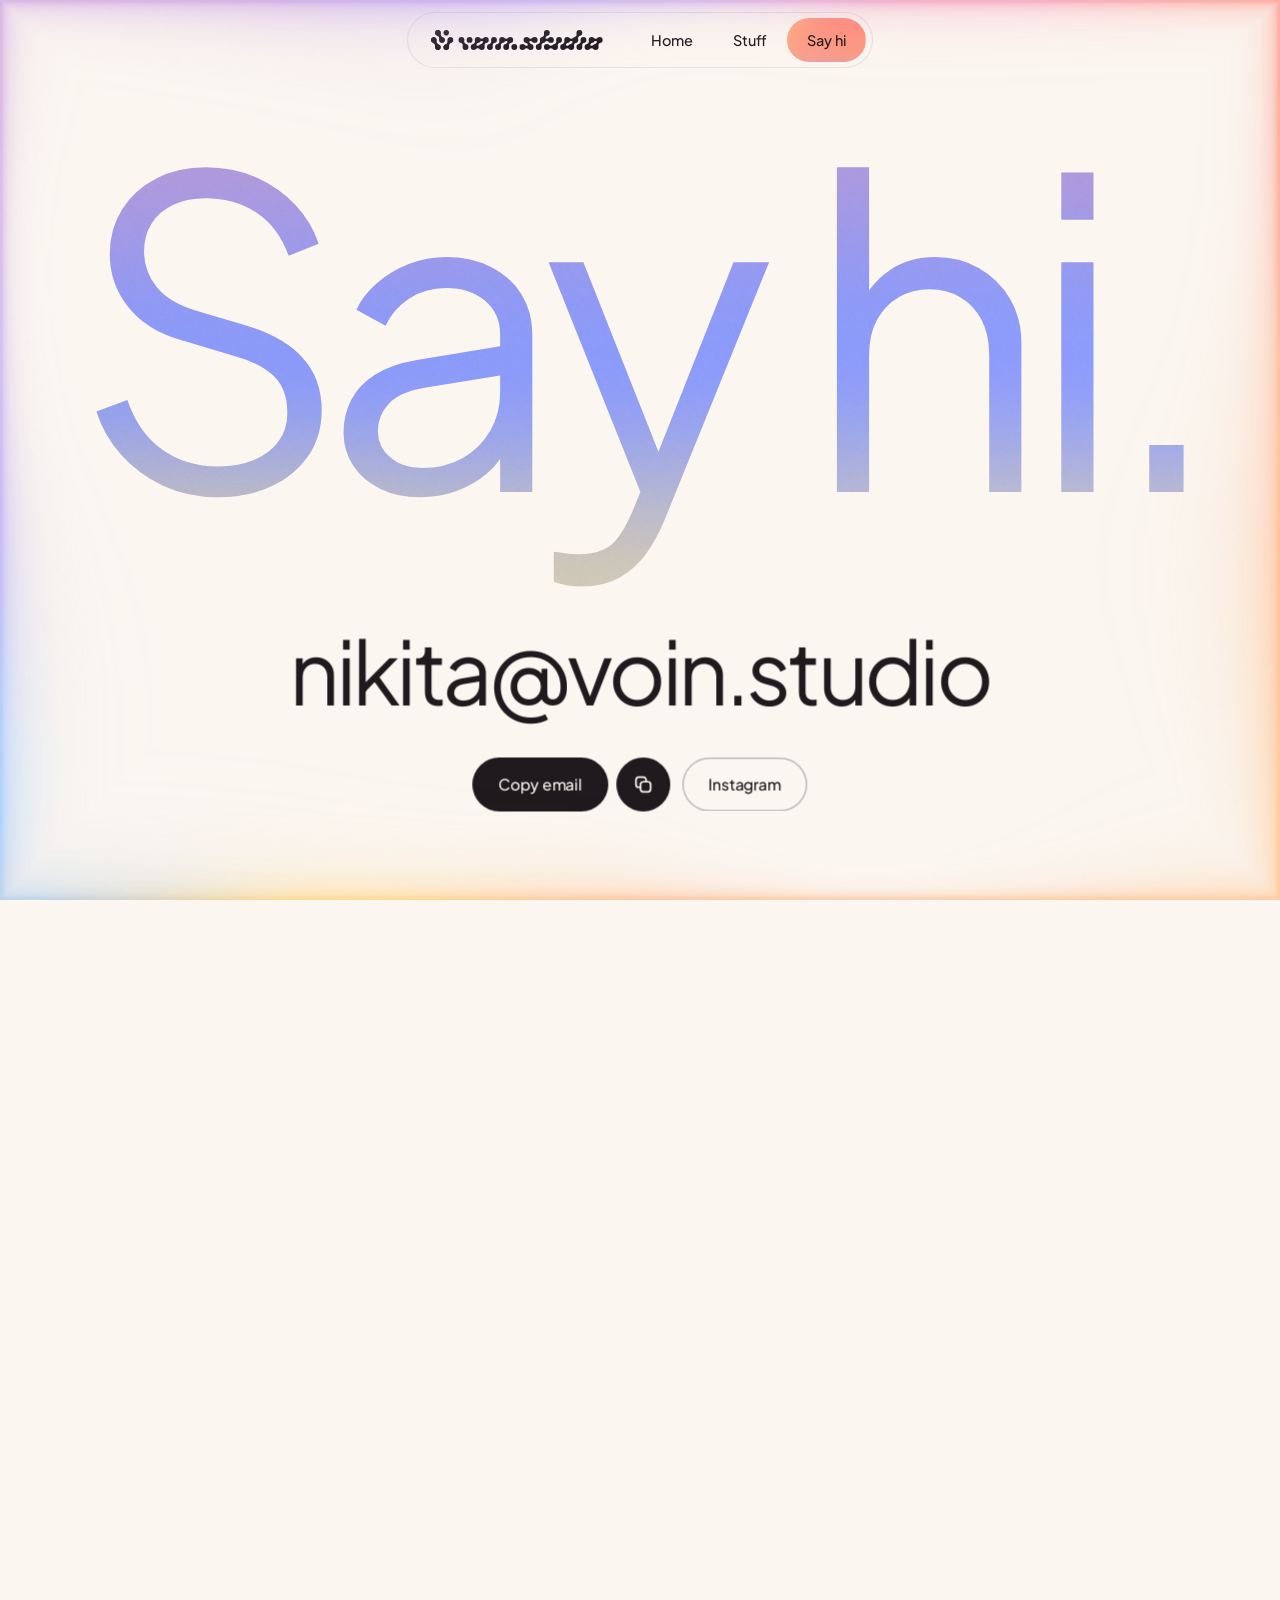
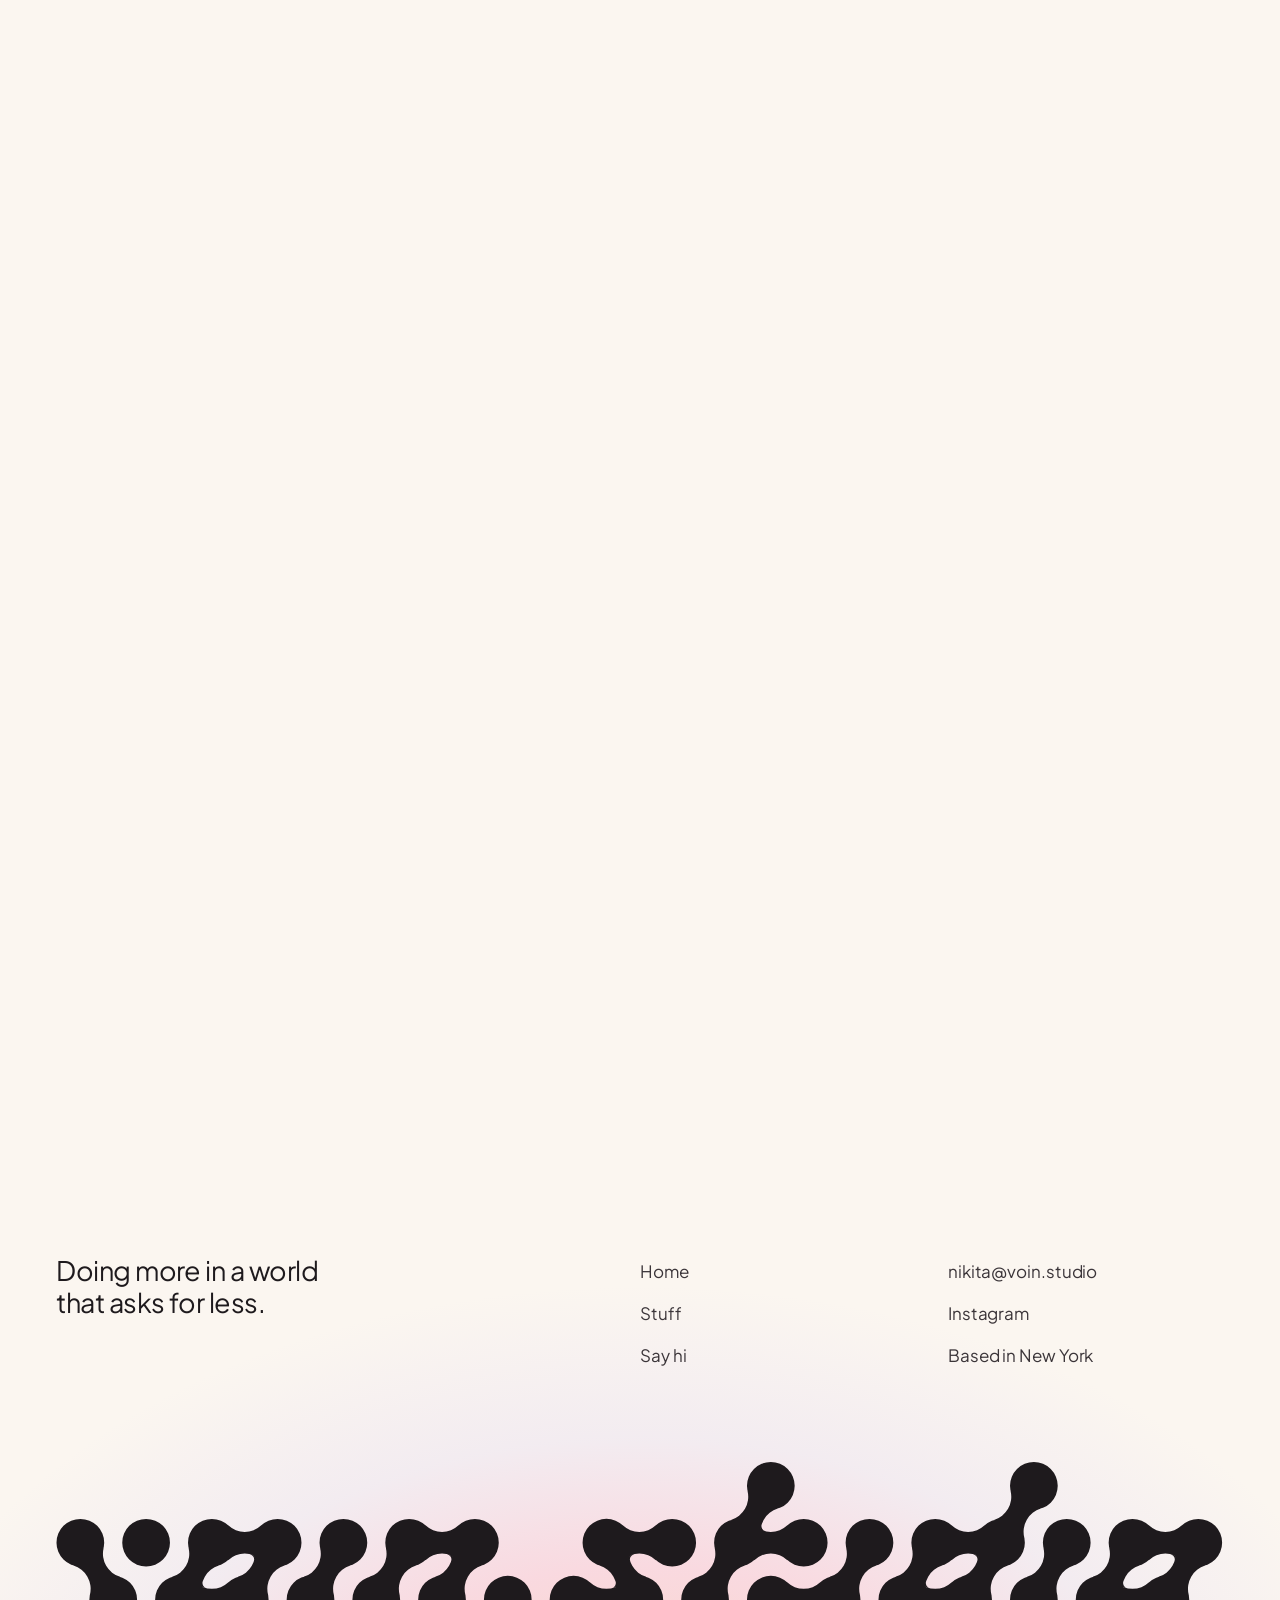
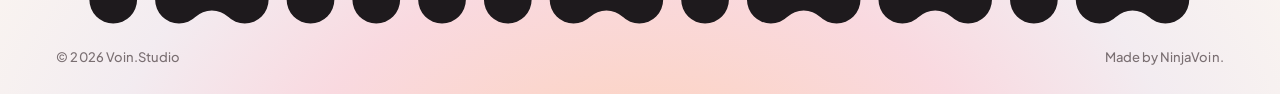
<file: say-hi.html>
<!DOCTYPE html>
<html lang="en">
<head>
<meta charset="utf-8">
<meta name="viewport" content="width=device-width, initial-scale=1, viewport-fit=cover">
<meta name="color-scheme" content="light only">
<style>html{background:#FBF6F0;color-scheme:light}@view-transition{navigation:auto}::view-transition-old(root),::view-transition-new(root){animation:none}html.is-booting body{visibility:hidden;animation:vb 0s 4s forwards}@keyframes vb{to{visibility:visible}}</style>
<title>Say hi | Voin.Studio</title>
<meta name="description" content="Say hi to NinjaVoin. Based in New York. nikita@voin.studio">
<link rel="canonical" href="https://voin.studio/say-hi.html">
<meta property="og:type" content="website"><meta property="og:site_name" content="Voin.Studio">
<meta property="og:title" content="Say hi | Voin.Studio"><meta property="og:description" content="Say hi to NinjaVoin. Based in New York. nikita@voin.studio"><meta property="og:url" content="https://voin.studio/say-hi.html">
<meta property="og:image" content="https://voin.studio/og.jpg"><meta property="og:image:width" content="1200"><meta property="og:image:height" content="630">
<meta name="twitter:card" content="summary_large_image">
<meta name="theme-color" content="#FBF6F0">
<link rel="icon" href="favicon.svg" type="image/svg+xml">
<link rel="icon" href="favicon-48.png" type="image/png" sizes="48x48">
<link rel="apple-touch-icon" href="apple-touch-icon.png">
<link rel="manifest" href="site.webmanifest">
<script>if(location.protocol!=='file:')[400].forEach(function(w){var l=document.createElement('link');l.rel='preload';l.as='font';l.type='font/woff2';l.crossOrigin='';l.href='pjs-'+w+'.woff2';document.head.appendChild(l)})</script>
<script>document.documentElement.classList.add('js','is-booting');try{var _n=performance.getEntriesByType('navigation')[0];if(_n&&(_n.type==='reload'||_n.type==='back_forward'))document.documentElement.classList.add('is-again')}catch(e){}try{if(sessionStorage.getItem('voin:wave')==='1'){document.documentElement.classList.add('is-entering');sessionStorage.removeItem('voin:wave')}}catch(e){}</script>
<link rel="preload" href="site.css?v=2" as="style">
<link rel="stylesheet" href="site.css?v=2">
<style>.c-mail { display: inline-block; font: 400 clamp(30px, 5.2vw, 88px)/1 var(--f-sans); letter-spacing: -.042em; text-decoration: none;
  background: linear-gradient(currentColor, currentColor) 0 100% / 0% 2px no-repeat; padding-bottom: 6px; transition: background-size .9s var(--ease); }
.c-mail:hover, .c-mail:focus-visible { background-size: 100% 2px; }
.c-row { display: flex; gap: 12px; flex-wrap: wrap; margin-top: clamp(20px, 2.6vw, 32px); }
.c-where { text-align: center; }
.toast { position: fixed; left: 50%; bottom: 32px; z-index: 260; transform: translate(-50%, 20px); opacity: 0;
  background: var(--ink); color: var(--cream); padding: 12px 20px; border-radius: var(--r-pill); font: 500 14px/1 var(--f-sans);
  transition: opacity .4s linear, transform .7s var(--ease); pointer-events: none; }
.toast.on { opacity: 1; transform: translate(-50%, 0); }
@media (prefers-reduced-motion: no-preference) { html.js .c-mail { font-size: var(--mf, 64px); } }
@media (min-width: 761px) { html.js .c-under { text-align: center; } html.js .c-row { justify-content: center; } }
.c-where { font: 400 clamp(40px, 6.4vw, 108px)/.98 var(--f-sans); letter-spacing: -.045em; }
</style>
</head>
<body>
<svg width="0" height="0" style="position:absolute" aria-hidden="true" focusable="false"><defs><path id="vw" d="M22.211 37.684A11 11 0 1 1 0.211 37.684A11 11 0 1 1 22.211 37.684ZM52.531 37.684A11 11 0 1 1 30.531 37.684A11 11 0 1 1 52.531 37.684ZM67.69 63.942A11 11 0 1 1 45.69 63.942A11 11 0 1 1 67.69 63.942ZM128.329 63.942A11 11 0 1 1 106.329 63.942A11 11 0 1 1 128.329 63.942ZM158.648 63.942A11 11 0 1 1 136.648 63.942A11 11 0 1 1 158.648 63.942ZM249.606 63.942A11 11 0 1 1 227.606 63.942A11 11 0 1 1 249.606 63.942ZM310.245 63.942A11 11 0 1 1 288.245 63.942A11 11 0 1 1 310.245 63.942ZM340.564 63.942A11 11 0 1 1 318.564 63.942A11 11 0 1 1 340.564 63.942ZM401.203 63.942A11 11 0 1 1 379.203 63.942A11 11 0 1 1 401.203 63.942ZM461.842 63.942A11 11 0 1 1 439.842 63.942A11 11 0 1 1 461.842 63.942ZM492.161 63.942A11 11 0 1 1 470.161 63.942A11 11 0 1 1 492.161 63.942ZM219.287 63.942A11 11 0 1 1 197.287 63.942A11 11 0 1 1 219.287 63.942ZM37.371 63.942A11 11 0 1 1 15.371 63.942A11 11 0 1 1 37.371 63.942ZM82.85 37.684A11 11 0 1 1 60.85 37.684A11 11 0 1 1 82.85 37.684ZM98.01 63.942A11 11 0 1 1 76.01 63.942A11 11 0 1 1 98.01 63.942ZM143.489 37.684A11 11 0 1 1 121.489 37.684A11 11 0 1 1 143.489 37.684ZM113.169 37.684A11 11 0 1 1 91.169 37.684A11 11 0 1 1 113.169 37.684ZM173.808 37.684A11 11 0 1 1 151.808 37.684A11 11 0 1 1 173.808 37.684ZM279.926 63.942A11 11 0 1 1 257.926 63.942A11 11 0 1 1 279.926 63.942ZM204.127 37.684A11 11 0 1 1 182.127 37.684A11 11 0 1 1 204.127 37.684ZM325.405 37.684A11 11 0 1 1 303.405 37.684A11 11 0 1 1 325.405 37.684ZM264.766 37.684A11 11 0 1 1 242.766 37.684A11 11 0 1 1 264.766 37.684ZM370.884 63.942A11 11 0 1 1 348.884 63.942A11 11 0 1 1 370.884 63.942ZM188.968 63.942A11 11 0 1 1 166.968 63.942A11 11 0 1 1 188.968 63.942ZM340.564 11.427A11 11 0 1 1 318.564 11.427A11 11 0 1 1 340.564 11.427ZM355.724 37.684A11 11 0 1 1 333.724 37.684A11 11 0 1 1 355.724 37.684ZM416.363 37.684A11 11 0 1 1 394.363 37.684A11 11 0 1 1 416.363 37.684ZM431.522 63.942A11 11 0 1 1 409.522 63.942A11 11 0 1 1 431.522 63.942ZM295.085 37.684A11 11 0 1 1 273.085 37.684A11 11 0 1 1 295.085 37.684ZM386.043 37.684A11 11 0 1 1 364.043 37.684A11 11 0 1 1 386.043 37.684ZM477.001 37.684A11 11 0 1 1 455.001 37.684A11 11 0 1 1 477.001 37.684ZM446.682 37.684A11 11 0 1 1 424.682 37.684A11 11 0 1 1 446.682 37.684ZM507.321 37.684A11 11 0 1 1 485.321 37.684A11 11 0 1 1 507.321 37.684ZM522.481 63.942A11 11 0 1 1 500.481 63.942A11 11 0 1 1 522.481 63.942ZM461.842 11.427A11 11 0 1 1 439.842 11.427A11 11 0 1 1 461.842 11.427ZM537.64 37.684A11 11 0 1 1 515.64 37.684A11 11 0 1 1 537.64 37.684ZM21.921 40.194A11.151 11.151 0 0 0 29.553 53.412L15.661 61.433A11.151 11.151 0 0 0 8.029 48.214ZM53.508 53.412A11.151 11.151 0 0 0 61.14 40.194L75.032 48.214A11.151 11.151 0 0 0 67.4 61.433ZM64.218 55.921A11.151 11.151 0 0 0 79.482 55.921L79.482 71.962A11.151 11.151 0 0 0 64.218 71.962ZM114.147 53.412A11.151 11.151 0 0 0 121.779 40.194L135.671 48.214A11.151 11.151 0 0 0 128.039 61.433ZM144.466 53.412A11.151 11.151 0 0 0 152.098 40.194L165.99 48.214A11.151 11.151 0 0 0 158.358 61.433ZM246.134 55.921A11.151 11.151 0 0 0 261.398 55.921L261.398 71.962A11.151 11.151 0 0 0 246.134 71.962ZM296.063 53.412A11.151 11.151 0 0 0 303.695 40.194L317.587 48.214A11.151 11.151 0 0 0 309.955 61.433ZM337.092 55.921A11.151 11.151 0 0 0 352.356 55.921L352.356 71.962A11.151 11.151 0 0 0 337.092 71.962ZM387.021 53.412A11.151 11.151 0 0 0 394.653 40.194L408.545 48.214A11.151 11.151 0 0 0 400.913 61.433ZM397.731 55.921A11.151 11.151 0 0 0 412.994 55.921L412.994 71.962A11.151 11.151 0 0 0 397.731 71.962ZM447.66 53.412A11.151 11.151 0 0 0 455.292 40.194L469.183 48.214A11.151 11.151 0 0 0 461.552 61.433ZM477.979 53.412A11.151 11.151 0 0 0 485.611 40.194L499.503 48.214A11.151 11.151 0 0 0 491.871 61.433ZM488.689 55.921A11.151 11.151 0 0 0 503.952 55.921L503.952 71.962A11.151 11.151 0 0 0 488.689 71.962ZM79.378 29.664A11.151 11.151 0 0 0 94.641 29.664L94.641 45.705A11.151 11.151 0 0 0 79.378 45.705ZM83.828 53.412A11.151 11.151 0 0 0 91.459 40.194L105.351 48.214A11.151 11.151 0 0 0 97.72 61.433ZM170.336 29.664A11.151 11.151 0 0 0 185.599 29.664L185.599 45.705A11.151 11.151 0 0 0 170.336 45.705ZM258.216 61.433A11.151 11.151 0 0 0 250.584 48.214L264.476 40.194A11.151 11.151 0 0 0 272.108 53.412ZM196.309 48.214A11.151 11.151 0 0 0 188.678 61.433L174.786 53.412A11.151 11.151 0 0 0 182.417 40.194ZM311.223 27.155A11.151 11.151 0 0 0 318.854 13.936L332.746 21.957A11.151 11.151 0 0 0 325.115 35.175ZM321.933 29.664A11.151 11.151 0 0 0 337.196 29.664L337.196 45.705A11.151 11.151 0 0 0 321.933 45.705ZM261.294 29.664A11.151 11.151 0 0 0 276.557 29.664L276.557 45.705A11.151 11.151 0 0 0 261.294 45.705ZM356.702 53.412A11.151 11.151 0 0 0 364.333 40.194L378.225 48.214A11.151 11.151 0 0 0 370.594 61.433ZM412.891 29.664A11.151 11.151 0 0 0 428.154 29.664L428.154 45.705A11.151 11.151 0 0 0 412.891 45.705ZM417.341 53.412A11.151 11.151 0 0 0 424.972 40.194L438.864 48.214A11.151 11.151 0 0 0 431.232 61.433ZM432.5 27.155A11.151 11.151 0 0 0 440.132 13.936L454.024 21.957A11.151 11.151 0 0 0 446.392 35.175ZM503.849 29.664A11.151 11.151 0 0 0 519.112 29.664L519.112 45.705A11.151 11.151 0 0 0 503.849 45.705ZM508.299 53.412A11.151 11.151 0 0 0 515.93 40.194L529.822 48.214A11.151 11.151 0 0 0 522.19 61.433ZM67.639 55.482A2.5 2.5 0 0 0 69.491 58.689A11.151 11.151 0 0 1 67.15 57.903A11.151 11.151 0 0 1 67.639 55.482ZM256.125 58.689A2.5 2.5 0 0 0 257.977 55.482A11.151 11.151 0 0 1 258.466 57.903A11.151 11.151 0 0 1 256.125 58.689ZM401.152 55.482A2.5 2.5 0 0 0 403.004 58.689A11.151 11.151 0 0 1 400.663 57.903A11.151 11.151 0 0 1 401.152 55.482ZM492.11 55.482A2.5 2.5 0 0 0 493.962 58.689A11.151 11.151 0 0 1 491.621 57.903A11.151 11.151 0 0 1 492.11 55.482ZM89.369 42.937A11.151 11.151 0 0 1 91.71 43.723A11.151 11.151 0 0 1 91.22 46.144A2.5 2.5 0 0 0 89.369 42.937ZM180.327 42.937A11.151 11.151 0 0 1 182.668 43.723A11.151 11.151 0 0 1 182.178 46.144A2.5 2.5 0 0 0 180.327 42.937ZM264.715 46.144A11.151 11.151 0 0 1 264.226 43.723A11.151 11.151 0 0 1 266.567 42.937A2.5 2.5 0 0 0 264.715 46.144ZM325.354 29.225A2.5 2.5 0 0 0 327.205 32.432A11.151 11.151 0 0 1 324.864 31.646A11.151 11.151 0 0 1 325.354 29.225ZM422.881 42.937A11.151 11.151 0 0 1 425.222 43.723A11.151 11.151 0 0 1 424.733 46.144A2.5 2.5 0 0 0 422.881 42.937ZM513.84 42.937A11.151 11.151 0 0 1 516.181 43.723A11.151 11.151 0 0 1 515.691 46.144A2.5 2.5 0 0 0 513.84 42.937Z"/></defs></svg>
<a class="skip" href="#main">Skip to content</a>
<div class="wave" aria-hidden="true"></div>
<header class="hdr"><div class="bar">
  <a class="logo" href="index.html" aria-label="Voin.Studio, home"><svg viewBox="0 0 644.2 82" aria-hidden="true" fill="currentColor"><g class="mk" transform="translate(45 41) scale(.34)"><path d="M-42.59 109.47C-37.04 108.87 -31.86 106.83 -27.3 103.45C-25.83 102.36 -23.18 99.79 -21.99 98.29C-17.6 92.77 -15.26 86.1 -15.26 79.11C-15.26 74.2 -16.36 69.69 -18.64 65.24C-20.32 61.96 -22.4 59.35 -25.6 56.53C-28.22 54.22 -30.47 52.57 -36.88 48.25C-43.15 44.04 -44.31 43.22 -46.13 41.8C-53.95 35.7 -57.07 30.8 -58.78 21.98C-59.41 18.72 -59.63 16.59 -60.2 8.12C-60.76 -0.19 -60.97 -2.16 -61.69 -5.81C-63.02 -12.55 -65.59 -17.36 -70.31 -21.92C-72.72 -24.25 -75.03 -25.89 -77.9 -27.3C-82.19 -29.4 -86.6 -30.42 -91.42 -30.42C-96.24 -30.42 -100.19 -29.52 -104.55 -27.43C-112.79 -23.48 -118.67 -16.31 -120.91 -7.44C-121.55 -4.89 -121.8 -2.81 -121.8 0.07C-121.8 3.63 -121.39 6.23 -120.32 9.52C-118.71 14.45 -116.14 18.38 -112.03 22.16C-109.31 24.66 -106.87 26.46 -99.31 31.54C-91.96 36.47 -89.71 38.16 -86.88 40.88C-81.1 46.45 -78.77 51.78 -77.57 62.23C-77.49 62.92 -77.2 66.7 -76.93 70.63C-76.25 80.45 -75.87 83.47 -74.82 87.5C-73.13 93.94 -69.44 99.4 -64.01 103.5C-59.57 106.84 -53.84 109.05 -48.37 109.52C-47.06 109.64 -43.85 109.61 -42.59 109.47ZM50.4 109.27C59.31 107.78 66.96 102.71 71.58 95.24C73.51 92.12 74.6 89.18 75.45 84.79C76.19 81.02 76.37 79.32 77 69.93C77.45 63.45 77.68 61.03 78.13 58.38C79.38 51.06 81.45 46.56 85.58 42.19C88.42 39.18 91.66 36.68 99.68 31.29C102.64 29.3 105.64 27.26 106.33 26.76C111.35 23.15 114.76 19.88 116.99 16.52C119.08 13.38 120.59 9.6 121.36 5.58C122.95 -2.66 120.85 -11.56 115.71 -18.41C114.62 -19.86 112.09 -22.47 110.67 -23.61C101.23 -31.2 88.53 -32.58 77.79 -27.21C72.98 -24.8 68.98 -21.26 66.04 -16.8C63.84 -13.47 62.53 -10.06 61.61 -5.32C60.98 -2.04 60.77 0.07 60.2 8.54C59.65 16.66 59.43 18.78 58.79 22.12C57.51 28.76 55.43 32.96 51.28 37.26C48.3 40.34 45.74 42.31 37.43 47.9C27.91 54.29 24.85 56.76 21.71 60.55C17.85 65.22 15.53 71.57 15.3 78.12C14.82 92.14 23.91 104.61 37.47 108.49C38.74 108.86 41.44 109.37 42.91 109.53C44.13 109.66 49.11 109.49 50.4 109.27ZM4.19 30.16C10.5 29.32 16.49 26.4 21.12 21.92C25.3 17.86 28.06 13.16 29.47 7.64C30.76 2.62 30.78 -2.68 29.54 -7.51C28.57 -11.27 26.87 -14.87 24.74 -17.71C21.7 -21.75 18.36 -24.51 8.27 -31.29C0.01 -36.85 -2.89 -39.08 -5.72 -42.08C-9.97 -46.57 -12.03 -51.01 -13.29 -58.38C-13.73 -60.95 -13.98 -63.59 -14.49 -71C-14.99 -78.24 -15.23 -80.73 -15.69 -83.44C-16.92 -90.63 -19.29 -95.62 -23.66 -100.16C-28.42 -105.1 -34.21 -108.13 -41.15 -109.3C-43.45 -109.69 -48.33 -109.65 -50.73 -109.22C-57.2 -108.07 -62.65 -105.24 -67.21 -100.67C-69.93 -97.94 -71.94 -95.06 -73.41 -91.77C-77.16 -83.37 -77.04 -74.04 -73.08 -65.87C-70.86 -61.27 -67.65 -57.69 -61.98 -53.43C-60.81 -52.56 -57.2 -50.06 -53.97 -47.89C-45.66 -42.3 -43.09 -40.32 -40.11 -37.22C-35.97 -32.92 -33.91 -28.77 -32.63 -22.12C-31.99 -18.79 -31.77 -16.62 -31.22 -8.61C-30.72 -1.18 -30.6 0.11 -30.17 3.03C-29.74 5.91 -29.24 8.17 -28.54 10.29C-26.21 17.4 -20.72 23.65 -13.72 27.16C-8.05 30 -2.11 30.99 4.19 30.16ZM48.93 -48.87C54.54 -49.5 59.97 -51.7 64.47 -55.14C65.68 -56.07 67.92 -58.25 69.11 -59.68C72.52 -63.76 74.79 -68.68 75.76 -74.13C76.19 -76.57 76.23 -81.55 75.83 -83.91C74.97 -89.05 72.71 -94.19 69.57 -98.14C66.91 -101.5 63.03 -104.59 59.15 -106.47C56.26 -107.87 53.47 -108.76 50.4 -109.27C48.54 -109.58 44.65 -109.69 42.77 -109.49C32.12 -108.35 23.07 -102.08 18.41 -92.6C15.12 -85.91 14.39 -78.16 16.38 -70.99C19.28 -60.56 27.51 -52.48 38.07 -49.71C39.48 -49.34 41.55 -48.96 42.98 -48.82C44.09 -48.7 47.76 -48.73 48.93 -48.87Z"/></g><g transform="translate(106 3)"><use href="#vw"/></g></svg></a>
  <nav class="nav" aria-label="Primary"><i class="nav-blob" aria-hidden="true"></i><a href="index.html">Home</a><a href="stuff.html">Stuff</a><a href="say-hi.html" aria-current="page">Say hi</a></nav>
  <button class="menu-btn" aria-expanded="false" aria-controls="mm" aria-label="Open menu"><i><b></b><b></b></i></button>
</div></header>
<div class="mm" id="mm" aria-hidden="true">
  <div class="mm-liq" aria-hidden="true"><canvas></canvas></div>
  <svg class="mm-veil" preserveAspectRatio="none" aria-hidden="true" focusable="false"><defs><mask id="mm-m" maskUnits="userSpaceOnUse" x="0" y="0">
    <rect class="mm-all" x="0" y="0" fill="#fff"/><path class="mm-w" fill="#000"/><path class="mm-w" fill="#000"/><path class="mm-w" fill="#000"/><circle class="mm-dot" fill="#000" r="0"/>
  </mask></defs><rect class="mm-cream" x="0" y="0" fill="#FBF6F0" mask="url(#mm-m)"/></svg>
  <button class="menu-btn mm-close" aria-label="Close menu"><i><b></b><b></b></i></button>
  <ul><li><a href="index.html"><span>Home</span></a></li><li><a href="stuff.html"><span>Stuff</span></a></li><li><a href="say-hi.html" aria-current="page"><span>Say hi</span></a></li></ul>
  <div class="mm-foot t-label"><a href="mailto:nikita@voin.studio">nikita@voin.studio</a><a href="https://instagram.com/ninjavoin" target="_blank" rel="noopener">Instagram</a></div>
</div>
<main id="main">

<section class="ps-stage ps-contact" aria-label="Say hi.">
  <div class="ps-pin">
    <div class="vprobe" aria-hidden="true"></div>
    <div class="ps-media"><div class="liq"><canvas id="liquid" aria-hidden="true"></canvas></div></div>
    <svg class="ps-veil" preserveAspectRatio="none" aria-hidden="true" focusable="false"><defs>
      <mask id="ps-m" maskUnits="userSpaceOnUse" x="0" y="0">
        <rect class="v-all" x="0" y="0" fill="#fff"/>
        <path class="v-letters" fill="#000" d=""/>
        <g class="v-holes"><rect fill="#000" width="0" height="0"/></g>
        <rect class="v-end" fill="#000" width="0" height="0"/>
      </mask></defs>
      <rect class="v-cream" x="0" y="0" fill="#FBF6F0" mask="url(#ps-m)"/>
    </svg>
    <h1 class="ps-h1">Say hi.</h1>
    <div class="sc sc-hero"><div class="c-under abs">
      <a class="c-mail" href="mailto:nikita@voin.studio" id="mail">nikita@voin.studio</a>
      <div class="c-row"><button class="pill solo" type="button" id="copy" data-ic="copy">Copy email</button><a class="pill ghost" href="https://instagram.com/ninjavoin" target="_blank" rel="noopener">Instagram</a></div>
    </div></div>
    <div class="sc sc-where"><p class="lead2 c-where abs">Based in New York.</p></div>
    <div class="toast" role="status" aria-live="polite">Email copied</div>
    <div class="prog" aria-hidden="true"><i></i></div>
  </div>
</section>
</main>
<footer class="ftr">
  <div class="wrap">
    <div class="ftr-top">
      <p class="t-s ftr-sign">Doing more in a world that asks for less.</p>
      <ul class="t-body ftr-links"><li><a href="index.html">Home</a></li><li><a href="stuff.html">Stuff</a></li><li><a href="say-hi.html">Say hi</a></li></ul>
      <ul class="t-body ftr-links"><li><a href="mailto:nikita@voin.studio">nikita@voin.studio</a></li><li><a href="https://instagram.com/ninjavoin" target="_blank" rel="noopener">Instagram</a></li><li>Based in New York</li></ul>
    </div>
    <div class="ftr-word rv"><svg viewBox="0 0 538.2 76.5" aria-hidden="true" fill="currentColor"><use href="#vw"/></svg></div>
    <div class="ftr-base t-label"><span>&copy; 2026 Voin.Studio</span><span>Made by NinjaVoin.</span></div>
  </div>
</footer>





</body>
</html>
<script>window.VOIN = window.VOIN || {};
VOIN.page = function () {
  var under, where, X = {};
  VOIN.stagePage({
    letters: {"d":{"path": "M339 12L339 12Q268 12 210-15Q152-42 112-87.5Q72-133 55-188L55-188L127-215Q153-139 208-99.5Q263-60 339-60L339-60Q387-60 423.5-75.5Q460-91 480-119Q500-147 500-184L500-184Q500-239 470-269Q440-299 384-315L384-315L250-355Q171-378 128.5-432Q86-486 86-555L86-555Q86-614 115-659.5Q144-705 194.5-731Q245-757 309-757L309-757Q376-757 429.5-732.5Q483-708 520-668Q557-628 573-579L573-579L503-551Q479-617 428.5-651Q378-685 310-685L310-685Q267-685 234.5-670Q202-655 184-627Q166-599 166-561L166-561Q166-515 195-478.5Q224-442 284-424L284-424L402-389Q490-363 535-314Q580-265 580-191L580-191Q580-131 549.5-85.5Q519-40 464.5-14Q410 12 339 12ZM808 12L808 12Q757 12 717-7.5Q677-27 654-61Q631-95 631-139L631-139Q631-181 649-215.5Q667-250 705-274Q743-298 802-308L802-308L996-340L996-368Q996-416 961-446Q926-476 870-476L870-476Q821-476 784-451.5Q747-427 729-388L729-388L661-425Q676-459 708.5-487Q741-515 783-531.5Q825-548 870-548L870-548Q929-548 974.5-525Q1020-502 1045.5-461.5Q1071-421 1071-368L1071-368L1071 0L996 0L996-77Q983-58 964-42L964-42Q934-17 894.5-2.5Q855 12 808 12ZM996-232L996-272L820-243Q762-233 736.5-206Q711-179 711-142L711-142Q711-106 739.5-81Q768-56 813-56L813-56Q868-56 909-79.5Q950-103 973-143Q996-183 996-232L996-232ZM1186 220L1186 220Q1170 220 1153.5 217.5Q1137 215 1121 209L1121 209L1121 139Q1131 140 1146.5 142.5Q1162 145 1178 145L1178 145Q1227 145 1253 124.5Q1279 104 1304 46L1304 46L1323 0L1109-536L1190-536L1365-94L1540-536L1623-536L1378 68Q1362 107 1337.5 142Q1313 177 1276 198.5Q1239 220 1186 220ZM1856 0L1781 0L1781-757L1856-757L1856-470Q1875-498 1905-518L1905-518Q1950-548 2010-548L2010-548Q2067-548 2112.5-522Q2158-496 2184.5-450.5Q2211-405 2211-348L2211-348L2211 0L2136 0L2136-319Q2136-368 2118-402Q2100-436 2068.5-454.5Q2037-473 1997-473Q1957-473 1925-454.5Q1893-436 1874.5-401.5Q1856-367 1856-319L1856-319L1856 0ZM2379 0L2304 0L2304-536L2379-536L2379 0ZM2379-635L2304-635L2304-745L2379-745L2379-635ZM2589 0L2509 0L2509-110L2589-110L2589 0Z", "bbox": {"x0": 55, "x1": 2589, "y0": -757, "y1": 220}, "cap": 745, "lines": 1},"m":{"path":"M339 12Q268 12 210 -15Q152 -42 112 -87.5Q72 -133 55 -188L127 -215Q153 -139 208 -99.5Q263 -60 339 -60Q387 -60 423.5 -75.5Q460 -91 480 -119Q500 -147 500 -184Q500 -239 470 -269Q440 -299 384 -315L250 -355Q171 -378 128.5 -432Q86 -486 86 -555Q86 -614 115 -659.5Q144 -705 194.5 -731Q245 -757 309 -757Q376 -757 429.5 -732.5Q483 -708 520 -668Q557 -628 573 -579L503 -551Q479 -617 428.5 -651Q378 -685 310 -685Q267 -685 234.5 -670Q202 -655 184 -627Q166 -599 166 -561Q166 -515 195 -478.5Q224 -442 284 -424L402 -389Q490 -363 535 -314Q580 -265 580 -191Q580 -131 549.5 -85.5Q519 -40 464.5 -14Q410 12 339 12ZM830 12Q779 12 739 -7.5Q699 -27 676 -61Q653 -95 653 -139Q653 -181 671 -215.5Q689 -250 727 -274Q765 -298 824 -308L1034 -343V-275L842 -243Q784 -233 758.5 -206Q733 -179 733 -142Q733 -106 761.5 -81Q790 -56 835 -56Q890 -56 931 -79.5Q972 -103 995 -143Q1018 -183 1018 -232V-368Q1018 -416 983 -446Q948 -476 892 -476Q843 -476 806 -451.5Q769 -427 751 -388L683 -425Q698 -459 730.5 -487Q763 -515 805 -531.5Q847 -548 892 -548Q951 -548 996.5 -525Q1042 -502 1067.5 -461.5Q1093 -421 1093 -368V0H1018V-107L1029 -96Q1015 -66 985.5 -41.5Q956 -17 916.5 -2.5Q877 12 830 12ZM1210 220Q1194 220 1177.5 217.5Q1161 215 1145 209V139Q1155 140 1170.5 142.5Q1186 145 1202 145Q1251 145 1277 124.5Q1303 104 1328 46L1362 -34L1360 32L1133 -536H1214L1400 -67H1379L1564 -536H1647L1402 68Q1386 107 1361.5 142Q1337 177 1300 198.5Q1263 220 1210 220ZM77 900V143H152V468L135 464Q155 412 200.5 382Q246 352 306 352Q363 352 408.5 378Q454 404 480.5 449.5Q507 495 507 552V900H432V581Q432 532 414 498Q396 464 364.5 445.5Q333 427 293 427Q253 427 221 445.5Q189 464 170.5 498.5Q152 533 152 581V900ZM602 900V364H677V900ZM602 265V155H677V265ZM809 900V790H889V900Z","bbox":{"x0":55,"x1":1647,"y0":-757,"y1":900},"cap":745,"lines":2}}, offset: 40,
    segs: [['title', 1.1], ['where', 1.0], ['hold', .4]],
    snaps: function (T) { return [0, T.where[1]]; },
    always: function () {
      var toast = document.querySelector('.toast'), tt;
      document.getElementById('copy').addEventListener('click', function () {
        function done() { toast.classList.add('on'); clearTimeout(tt); tt = setTimeout(function () { toast.classList.remove('on'); }, 1800); }
        if (navigator.clipboard) navigator.clipboard.writeText('nikita@voin.studio').then(done, done); else done();
      });
    },
    measure: function (K) {
      if (!under) { under = K.$('.c-under'); where = K.$('.c-where'); }
      var pcs = getComputedStyle(K.$('.vprobe')), sat = parseFloat(pcs.paddingTop) || 0, sab = parseFloat(pcs.paddingBottom) || 0;
      var vw = K.vw, vh = K.vh, g = K.gut, top = K.hdr + sat + (K.mob ? 12 : 20), bot = vh - sab;
      under.style.width = (vw - g * 2) + 'px';
      under.style.setProperty('--mf', Math.min((vw - g * 2) / 9.6, 88).toFixed(1) + 'px');
      /* the name, the address and the buttons are one block, centred in what the header leaves */
      var uh = under.offsetHeight, gap = K.mob ? 30 : 40, maxH = Math.max(80, Math.min(vh * (K.mob ? .5 : .46), bot - top - uh - gap - (K.mob ? 40 : 48)));
      var L = K.fit(K.rect(g, top, vw - g * 2, maxH), K.mob ? 'left' : 'center'), lh = L.bottom - L.top;
      var y = top + Math.max(K.mob ? 8 : 0, (bot - top - lh - gap - uh) / 2 - (K.mob ? 10 : 6));
      L = K.fit(K.rect(g, y, vw - g * 2, maxH), K.mob ? 'left' : 'center');
      K.leadX = g; K.leadY = L.bottom + gap;
      where.style.width = (vw - g * 2) + 'px'; X.wy = vh / 2 - where.offsetHeight / 2;
    },
    render: function (P, K) {
      VOIN.heroScene(K, P, under, { out: 'where', span: .4 });
      K.show(K.$('.sc-hero'), K.S(P, 'where', 0, .4) < 1 ? 1 : 0);
      var wi = K.S(P, 'where', .45, .9); K.show(K.$('.sc-where'), wi > 0 ? 1 : 0); K.show(where, wi);
      where.style.transform = 'translate3d(' + K.gut + 'px,' + (X.wy + (1 - K.eo(wi)) * 24).toFixed(1) + 'px,0)';
      K.end(K.S(P, 'where', .2, .8));
    }
  });
};
</script>
<script src="lenis.min.js"></script>
<script src="site.js?v=2"></script>
</body>
</html>
</file>
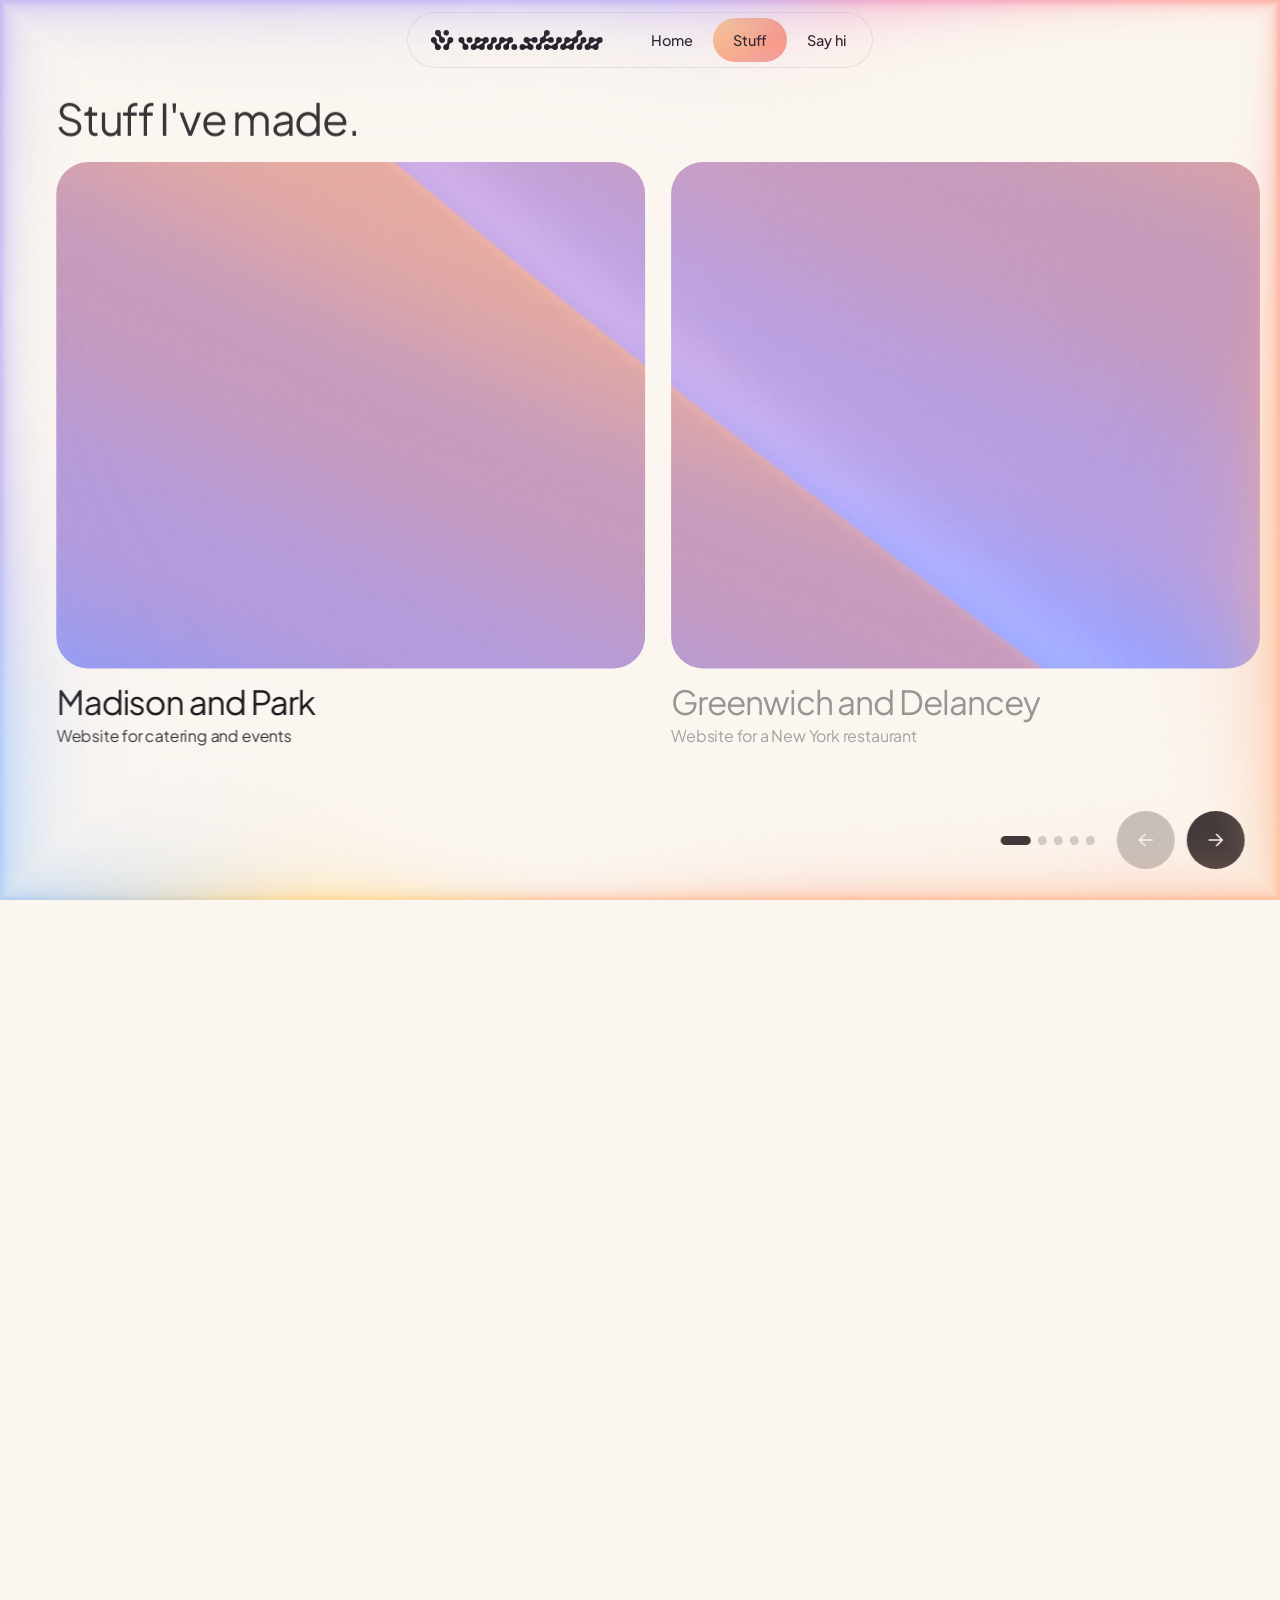
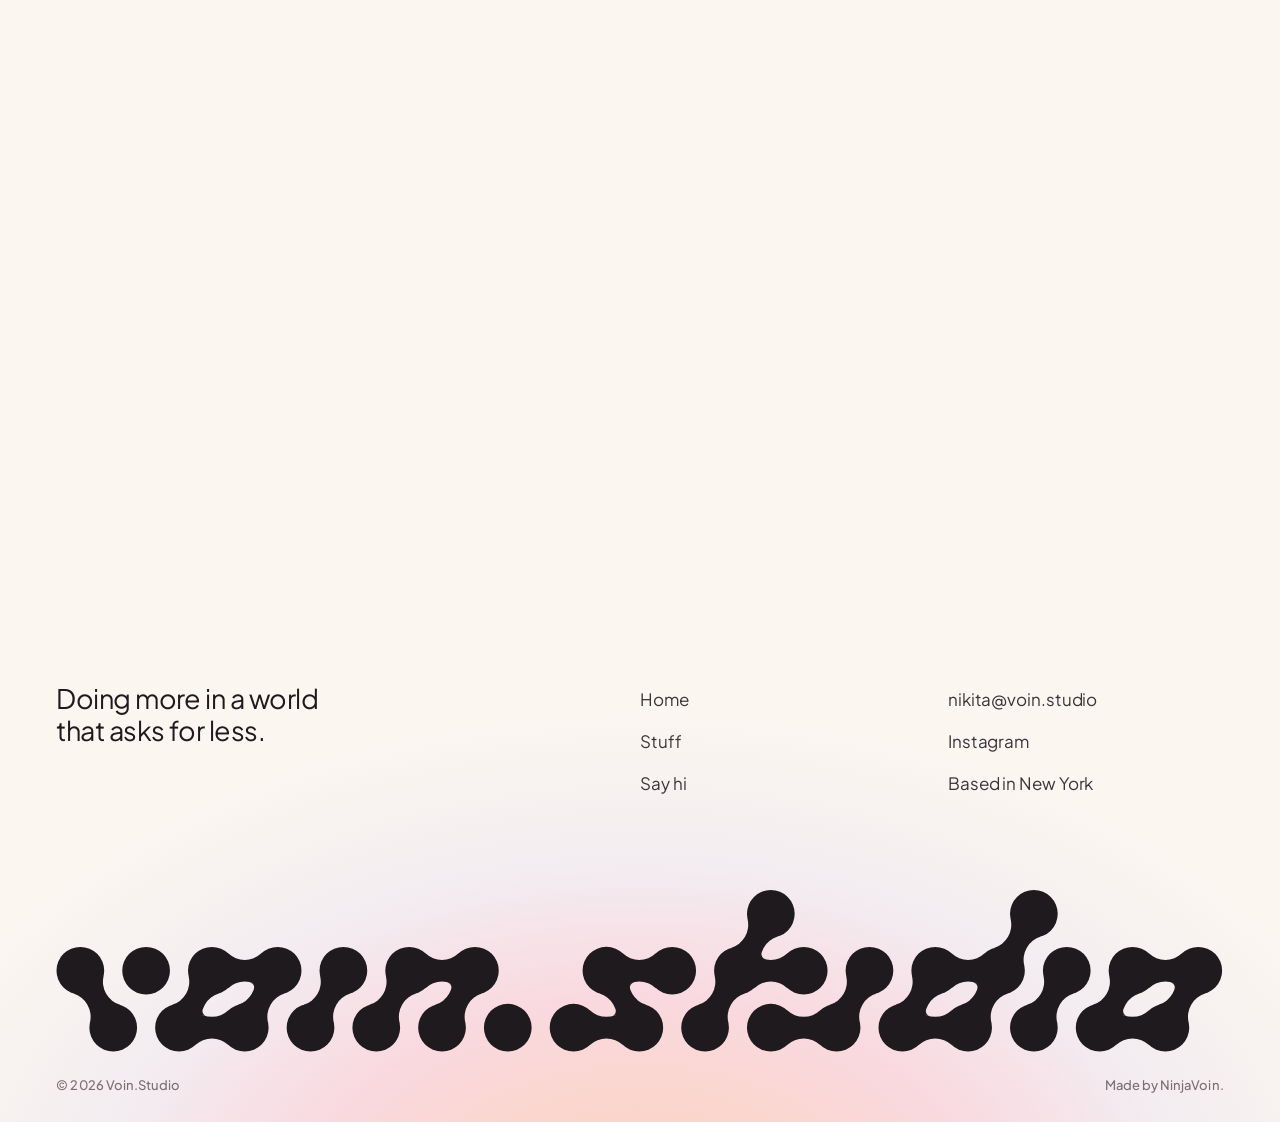
<file: stuff.html>
<!DOCTYPE html>
<html lang="en">
<head>
<meta charset="utf-8">
<meta name="viewport" content="width=device-width, initial-scale=1, viewport-fit=cover">
<meta name="color-scheme" content="light only">
<style>html{background:#FBF6F0;color-scheme:light}@view-transition{navigation:auto}::view-transition-old(root),::view-transition-new(root){animation:none}html.is-booting body{visibility:hidden;animation:vb 0s 4s forwards}@keyframes vb{to{visibility:visible}}</style>
<title>Stuff | Voin.Studio</title>
<meta name="description" content="Selected work by NinjaVoin: websites, brands and a typeface.">
<link rel="canonical" href="https://voin.studio/stuff.html">
<meta property="og:type" content="website"><meta property="og:site_name" content="Voin.Studio">
<meta property="og:title" content="Stuff | Voin.Studio"><meta property="og:description" content="Selected work by NinjaVoin: websites, brands and a typeface."><meta property="og:url" content="https://voin.studio/stuff.html">
<meta property="og:image" content="https://voin.studio/og.jpg"><meta property="og:image:width" content="1200"><meta property="og:image:height" content="630">
<meta name="twitter:card" content="summary_large_image">
<meta name="theme-color" content="#FBF6F0">
<link rel="icon" href="favicon.svg" type="image/svg+xml">
<link rel="icon" href="favicon-48.png" type="image/png" sizes="48x48">
<link rel="apple-touch-icon" href="apple-touch-icon.png">
<link rel="manifest" href="site.webmanifest">
<script>if(location.protocol!=='file:')[400].forEach(function(w){var l=document.createElement('link');l.rel='preload';l.as='font';l.type='font/woff2';l.crossOrigin='';l.href='pjs-'+w+'.woff2';document.head.appendChild(l)})</script>
<script>document.documentElement.classList.add('js','is-booting');try{var _n=performance.getEntriesByType('navigation')[0];if(_n&&(_n.type==='reload'||_n.type==='back_forward'))document.documentElement.classList.add('is-again')}catch(e){}try{if(sessionStorage.getItem('voin:wave')==='1'){document.documentElement.classList.add('is-entering');sessionStorage.removeItem('voin:wave')}}catch(e){}</script>
<link rel="preload" href="site.css?v=2" as="style">
<link rel="stylesheet" href="site.css?v=2">
<style>
/* the strip: five windows onto the sunset, side by side */
.sc-strip { touch-action: pan-y; }
.st-row { display: flex; gap: 16px; overflow-x: auto; scroll-snap-type: x mandatory; padding-bottom: 12px; margin-top: 24px; }
.cd { flex: 0 0 min(78vw, 560px); scroll-snap-align: start; }
.cd-win { position: relative; aspect-ratio: 5 / 4; border-radius: 28px; background: var(--ph, var(--bloom)); overflow: hidden; }
.cd-word { position: absolute; left: 50%; top: 50%; width: 74%; transform: translate(-50%, -50%); color: var(--ink); }
.cd-word svg { width: 100%; height: auto; display: block; }
.cd-cap { margin-top: 16px; }
.cd-name { font: 400 clamp(26px, 2.6vw, 40px)/1.06 var(--f-sans); letter-spacing: -.032em; }
.cd-what { font: 400 clamp(16px, 1.25vw, 19px)/1.4 var(--f-sans); letter-spacing: -.012em; color: var(--ink-2); margin-top: 6px; }
.st-ctl { display: none; }
@media (prefers-reduced-motion: no-preference) {
  html.js .w-lead { max-width: none; text-align: center; }
  @media (max-width: 760px) { html.js .w-lead { text-align: left; } }
  html.js .st-row { display: block; overflow: visible; margin: 0; padding: 0; }
  html.js .cd { position: static; }
  html.js .cd-win, html.js .cd-cap { position: absolute; left: 0; top: 0; margin: 0; will-change: transform, opacity; }
  html.js .cd-win { background: none; aspect-ratio: auto; border-radius: 0; overflow: visible; cursor: grab; }
  html.js .sc-strip.drag .cd-win { cursor: grabbing; }
  html.js .st-ctl { display: flex; align-items: center; gap: 12px; }
  html.js .st-dots { display: flex; align-items: center; gap: 7px; margin-right: 10px; }
  html.js .st-dots i { display: block; width: 9px; height: 9px; border-radius: 9px; background: rgba(30,26,29,.22); transition: width .6s var(--ease), background-color .4s linear; }
  html.js .st-dots i.on { width: 30px; background: var(--ink); }
}
</style>
</head>
<body>
<svg width="0" height="0" style="position:absolute" aria-hidden="true" focusable="false"><defs><path id="vw" d="M22.211 37.684A11 11 0 1 1 0.211 37.684A11 11 0 1 1 22.211 37.684ZM52.531 37.684A11 11 0 1 1 30.531 37.684A11 11 0 1 1 52.531 37.684ZM67.69 63.942A11 11 0 1 1 45.69 63.942A11 11 0 1 1 67.69 63.942ZM128.329 63.942A11 11 0 1 1 106.329 63.942A11 11 0 1 1 128.329 63.942ZM158.648 63.942A11 11 0 1 1 136.648 63.942A11 11 0 1 1 158.648 63.942ZM249.606 63.942A11 11 0 1 1 227.606 63.942A11 11 0 1 1 249.606 63.942ZM310.245 63.942A11 11 0 1 1 288.245 63.942A11 11 0 1 1 310.245 63.942ZM340.564 63.942A11 11 0 1 1 318.564 63.942A11 11 0 1 1 340.564 63.942ZM401.203 63.942A11 11 0 1 1 379.203 63.942A11 11 0 1 1 401.203 63.942ZM461.842 63.942A11 11 0 1 1 439.842 63.942A11 11 0 1 1 461.842 63.942ZM492.161 63.942A11 11 0 1 1 470.161 63.942A11 11 0 1 1 492.161 63.942ZM219.287 63.942A11 11 0 1 1 197.287 63.942A11 11 0 1 1 219.287 63.942ZM37.371 63.942A11 11 0 1 1 15.371 63.942A11 11 0 1 1 37.371 63.942ZM82.85 37.684A11 11 0 1 1 60.85 37.684A11 11 0 1 1 82.85 37.684ZM98.01 63.942A11 11 0 1 1 76.01 63.942A11 11 0 1 1 98.01 63.942ZM143.489 37.684A11 11 0 1 1 121.489 37.684A11 11 0 1 1 143.489 37.684ZM113.169 37.684A11 11 0 1 1 91.169 37.684A11 11 0 1 1 113.169 37.684ZM173.808 37.684A11 11 0 1 1 151.808 37.684A11 11 0 1 1 173.808 37.684ZM279.926 63.942A11 11 0 1 1 257.926 63.942A11 11 0 1 1 279.926 63.942ZM204.127 37.684A11 11 0 1 1 182.127 37.684A11 11 0 1 1 204.127 37.684ZM325.405 37.684A11 11 0 1 1 303.405 37.684A11 11 0 1 1 325.405 37.684ZM264.766 37.684A11 11 0 1 1 242.766 37.684A11 11 0 1 1 264.766 37.684ZM370.884 63.942A11 11 0 1 1 348.884 63.942A11 11 0 1 1 370.884 63.942ZM188.968 63.942A11 11 0 1 1 166.968 63.942A11 11 0 1 1 188.968 63.942ZM340.564 11.427A11 11 0 1 1 318.564 11.427A11 11 0 1 1 340.564 11.427ZM355.724 37.684A11 11 0 1 1 333.724 37.684A11 11 0 1 1 355.724 37.684ZM416.363 37.684A11 11 0 1 1 394.363 37.684A11 11 0 1 1 416.363 37.684ZM431.522 63.942A11 11 0 1 1 409.522 63.942A11 11 0 1 1 431.522 63.942ZM295.085 37.684A11 11 0 1 1 273.085 37.684A11 11 0 1 1 295.085 37.684ZM386.043 37.684A11 11 0 1 1 364.043 37.684A11 11 0 1 1 386.043 37.684ZM477.001 37.684A11 11 0 1 1 455.001 37.684A11 11 0 1 1 477.001 37.684ZM446.682 37.684A11 11 0 1 1 424.682 37.684A11 11 0 1 1 446.682 37.684ZM507.321 37.684A11 11 0 1 1 485.321 37.684A11 11 0 1 1 507.321 37.684ZM522.481 63.942A11 11 0 1 1 500.481 63.942A11 11 0 1 1 522.481 63.942ZM461.842 11.427A11 11 0 1 1 439.842 11.427A11 11 0 1 1 461.842 11.427ZM537.64 37.684A11 11 0 1 1 515.64 37.684A11 11 0 1 1 537.64 37.684ZM21.921 40.194A11.151 11.151 0 0 0 29.553 53.412L15.661 61.433A11.151 11.151 0 0 0 8.029 48.214ZM53.508 53.412A11.151 11.151 0 0 0 61.14 40.194L75.032 48.214A11.151 11.151 0 0 0 67.4 61.433ZM64.218 55.921A11.151 11.151 0 0 0 79.482 55.921L79.482 71.962A11.151 11.151 0 0 0 64.218 71.962ZM114.147 53.412A11.151 11.151 0 0 0 121.779 40.194L135.671 48.214A11.151 11.151 0 0 0 128.039 61.433ZM144.466 53.412A11.151 11.151 0 0 0 152.098 40.194L165.99 48.214A11.151 11.151 0 0 0 158.358 61.433ZM246.134 55.921A11.151 11.151 0 0 0 261.398 55.921L261.398 71.962A11.151 11.151 0 0 0 246.134 71.962ZM296.063 53.412A11.151 11.151 0 0 0 303.695 40.194L317.587 48.214A11.151 11.151 0 0 0 309.955 61.433ZM337.092 55.921A11.151 11.151 0 0 0 352.356 55.921L352.356 71.962A11.151 11.151 0 0 0 337.092 71.962ZM387.021 53.412A11.151 11.151 0 0 0 394.653 40.194L408.545 48.214A11.151 11.151 0 0 0 400.913 61.433ZM397.731 55.921A11.151 11.151 0 0 0 412.994 55.921L412.994 71.962A11.151 11.151 0 0 0 397.731 71.962ZM447.66 53.412A11.151 11.151 0 0 0 455.292 40.194L469.183 48.214A11.151 11.151 0 0 0 461.552 61.433ZM477.979 53.412A11.151 11.151 0 0 0 485.611 40.194L499.503 48.214A11.151 11.151 0 0 0 491.871 61.433ZM488.689 55.921A11.151 11.151 0 0 0 503.952 55.921L503.952 71.962A11.151 11.151 0 0 0 488.689 71.962ZM79.378 29.664A11.151 11.151 0 0 0 94.641 29.664L94.641 45.705A11.151 11.151 0 0 0 79.378 45.705ZM83.828 53.412A11.151 11.151 0 0 0 91.459 40.194L105.351 48.214A11.151 11.151 0 0 0 97.72 61.433ZM170.336 29.664A11.151 11.151 0 0 0 185.599 29.664L185.599 45.705A11.151 11.151 0 0 0 170.336 45.705ZM258.216 61.433A11.151 11.151 0 0 0 250.584 48.214L264.476 40.194A11.151 11.151 0 0 0 272.108 53.412ZM196.309 48.214A11.151 11.151 0 0 0 188.678 61.433L174.786 53.412A11.151 11.151 0 0 0 182.417 40.194ZM311.223 27.155A11.151 11.151 0 0 0 318.854 13.936L332.746 21.957A11.151 11.151 0 0 0 325.115 35.175ZM321.933 29.664A11.151 11.151 0 0 0 337.196 29.664L337.196 45.705A11.151 11.151 0 0 0 321.933 45.705ZM261.294 29.664A11.151 11.151 0 0 0 276.557 29.664L276.557 45.705A11.151 11.151 0 0 0 261.294 45.705ZM356.702 53.412A11.151 11.151 0 0 0 364.333 40.194L378.225 48.214A11.151 11.151 0 0 0 370.594 61.433ZM412.891 29.664A11.151 11.151 0 0 0 428.154 29.664L428.154 45.705A11.151 11.151 0 0 0 412.891 45.705ZM417.341 53.412A11.151 11.151 0 0 0 424.972 40.194L438.864 48.214A11.151 11.151 0 0 0 431.232 61.433ZM432.5 27.155A11.151 11.151 0 0 0 440.132 13.936L454.024 21.957A11.151 11.151 0 0 0 446.392 35.175ZM503.849 29.664A11.151 11.151 0 0 0 519.112 29.664L519.112 45.705A11.151 11.151 0 0 0 503.849 45.705ZM508.299 53.412A11.151 11.151 0 0 0 515.93 40.194L529.822 48.214A11.151 11.151 0 0 0 522.19 61.433ZM67.639 55.482A2.5 2.5 0 0 0 69.491 58.689A11.151 11.151 0 0 1 67.15 57.903A11.151 11.151 0 0 1 67.639 55.482ZM256.125 58.689A2.5 2.5 0 0 0 257.977 55.482A11.151 11.151 0 0 1 258.466 57.903A11.151 11.151 0 0 1 256.125 58.689ZM401.152 55.482A2.5 2.5 0 0 0 403.004 58.689A11.151 11.151 0 0 1 400.663 57.903A11.151 11.151 0 0 1 401.152 55.482ZM492.11 55.482A2.5 2.5 0 0 0 493.962 58.689A11.151 11.151 0 0 1 491.621 57.903A11.151 11.151 0 0 1 492.11 55.482ZM89.369 42.937A11.151 11.151 0 0 1 91.71 43.723A11.151 11.151 0 0 1 91.22 46.144A2.5 2.5 0 0 0 89.369 42.937ZM180.327 42.937A11.151 11.151 0 0 1 182.668 43.723A11.151 11.151 0 0 1 182.178 46.144A2.5 2.5 0 0 0 180.327 42.937ZM264.715 46.144A11.151 11.151 0 0 1 264.226 43.723A11.151 11.151 0 0 1 266.567 42.937A2.5 2.5 0 0 0 264.715 46.144ZM325.354 29.225A2.5 2.5 0 0 0 327.205 32.432A11.151 11.151 0 0 1 324.864 31.646A11.151 11.151 0 0 1 325.354 29.225ZM422.881 42.937A11.151 11.151 0 0 1 425.222 43.723A11.151 11.151 0 0 1 424.733 46.144A2.5 2.5 0 0 0 422.881 42.937ZM513.84 42.937A11.151 11.151 0 0 1 516.181 43.723A11.151 11.151 0 0 1 515.691 46.144A2.5 2.5 0 0 0 513.84 42.937Z"/></defs></svg>
<a class="skip" href="#main">Skip to content</a>
<div class="wave" aria-hidden="true"></div>
<header class="hdr"><div class="bar">
  <a class="logo" href="index.html" aria-label="Voin.Studio, home"><svg viewBox="0 0 644.2 82" aria-hidden="true" fill="currentColor"><g class="mk" transform="translate(45 41) scale(.34)"><path d="M-42.59 109.47C-37.04 108.87 -31.86 106.83 -27.3 103.45C-25.83 102.36 -23.18 99.79 -21.99 98.29C-17.6 92.77 -15.26 86.1 -15.26 79.11C-15.26 74.2 -16.36 69.69 -18.64 65.24C-20.32 61.96 -22.4 59.35 -25.6 56.53C-28.22 54.22 -30.47 52.57 -36.88 48.25C-43.15 44.04 -44.31 43.22 -46.13 41.8C-53.95 35.7 -57.07 30.8 -58.78 21.98C-59.41 18.72 -59.63 16.59 -60.2 8.12C-60.76 -0.19 -60.97 -2.16 -61.69 -5.81C-63.02 -12.55 -65.59 -17.36 -70.31 -21.92C-72.72 -24.25 -75.03 -25.89 -77.9 -27.3C-82.19 -29.4 -86.6 -30.42 -91.42 -30.42C-96.24 -30.42 -100.19 -29.52 -104.55 -27.43C-112.79 -23.48 -118.67 -16.31 -120.91 -7.44C-121.55 -4.89 -121.8 -2.81 -121.8 0.07C-121.8 3.63 -121.39 6.23 -120.32 9.52C-118.71 14.45 -116.14 18.38 -112.03 22.16C-109.31 24.66 -106.87 26.46 -99.31 31.54C-91.96 36.47 -89.71 38.16 -86.88 40.88C-81.1 46.45 -78.77 51.78 -77.57 62.23C-77.49 62.92 -77.2 66.7 -76.93 70.63C-76.25 80.45 -75.87 83.47 -74.82 87.5C-73.13 93.94 -69.44 99.4 -64.01 103.5C-59.57 106.84 -53.84 109.05 -48.37 109.52C-47.06 109.64 -43.85 109.61 -42.59 109.47ZM50.4 109.27C59.31 107.78 66.96 102.71 71.58 95.24C73.51 92.12 74.6 89.18 75.45 84.79C76.19 81.02 76.37 79.32 77 69.93C77.45 63.45 77.68 61.03 78.13 58.38C79.38 51.06 81.45 46.56 85.58 42.19C88.42 39.18 91.66 36.68 99.68 31.29C102.64 29.3 105.64 27.26 106.33 26.76C111.35 23.15 114.76 19.88 116.99 16.52C119.08 13.38 120.59 9.6 121.36 5.58C122.95 -2.66 120.85 -11.56 115.71 -18.41C114.62 -19.86 112.09 -22.47 110.67 -23.61C101.23 -31.2 88.53 -32.58 77.79 -27.21C72.98 -24.8 68.98 -21.26 66.04 -16.8C63.84 -13.47 62.53 -10.06 61.61 -5.32C60.98 -2.04 60.77 0.07 60.2 8.54C59.65 16.66 59.43 18.78 58.79 22.12C57.51 28.76 55.43 32.96 51.28 37.26C48.3 40.34 45.74 42.31 37.43 47.9C27.91 54.29 24.85 56.76 21.71 60.55C17.85 65.22 15.53 71.57 15.3 78.12C14.82 92.14 23.91 104.61 37.47 108.49C38.74 108.86 41.44 109.37 42.91 109.53C44.13 109.66 49.11 109.49 50.4 109.27ZM4.19 30.16C10.5 29.32 16.49 26.4 21.12 21.92C25.3 17.86 28.06 13.16 29.47 7.64C30.76 2.62 30.78 -2.68 29.54 -7.51C28.57 -11.27 26.87 -14.87 24.74 -17.71C21.7 -21.75 18.36 -24.51 8.27 -31.29C0.01 -36.85 -2.89 -39.08 -5.72 -42.08C-9.97 -46.57 -12.03 -51.01 -13.29 -58.38C-13.73 -60.95 -13.98 -63.59 -14.49 -71C-14.99 -78.24 -15.23 -80.73 -15.69 -83.44C-16.92 -90.63 -19.29 -95.62 -23.66 -100.16C-28.42 -105.1 -34.21 -108.13 -41.15 -109.3C-43.45 -109.69 -48.33 -109.65 -50.73 -109.22C-57.2 -108.07 -62.65 -105.24 -67.21 -100.67C-69.93 -97.94 -71.94 -95.06 -73.41 -91.77C-77.16 -83.37 -77.04 -74.04 -73.08 -65.87C-70.86 -61.27 -67.65 -57.69 -61.98 -53.43C-60.81 -52.56 -57.2 -50.06 -53.97 -47.89C-45.66 -42.3 -43.09 -40.32 -40.11 -37.22C-35.97 -32.92 -33.91 -28.77 -32.63 -22.12C-31.99 -18.79 -31.77 -16.62 -31.22 -8.61C-30.72 -1.18 -30.6 0.11 -30.17 3.03C-29.74 5.91 -29.24 8.17 -28.54 10.29C-26.21 17.4 -20.72 23.65 -13.72 27.16C-8.05 30 -2.11 30.99 4.19 30.16ZM48.93 -48.87C54.54 -49.5 59.97 -51.7 64.47 -55.14C65.68 -56.07 67.92 -58.25 69.11 -59.68C72.52 -63.76 74.79 -68.68 75.76 -74.13C76.19 -76.57 76.23 -81.55 75.83 -83.91C74.97 -89.05 72.71 -94.19 69.57 -98.14C66.91 -101.5 63.03 -104.59 59.15 -106.47C56.26 -107.87 53.47 -108.76 50.4 -109.27C48.54 -109.58 44.65 -109.69 42.77 -109.49C32.12 -108.35 23.07 -102.08 18.41 -92.6C15.12 -85.91 14.39 -78.16 16.38 -70.99C19.28 -60.56 27.51 -52.48 38.07 -49.71C39.48 -49.34 41.55 -48.96 42.98 -48.82C44.09 -48.7 47.76 -48.73 48.93 -48.87Z"/></g><g transform="translate(106 3)"><use href="#vw"/></g></svg></a>
  <nav class="nav" aria-label="Primary"><i class="nav-blob" aria-hidden="true"></i><a href="index.html">Home</a><a href="stuff.html" aria-current="page">Stuff</a><a href="say-hi.html">Say hi</a></nav>
  <button class="menu-btn" aria-expanded="false" aria-controls="mm" aria-label="Open menu"><i><b></b><b></b></i></button>
</div></header>
<div class="mm" id="mm" aria-hidden="true">
  <div class="mm-liq" aria-hidden="true"><canvas></canvas></div>
  <svg class="mm-veil" preserveAspectRatio="none" aria-hidden="true" focusable="false"><defs><mask id="mm-m" maskUnits="userSpaceOnUse" x="0" y="0">
    <rect class="mm-all" x="0" y="0" fill="#fff"/><path class="mm-w" fill="#000"/><path class="mm-w" fill="#000"/><path class="mm-w" fill="#000"/><circle class="mm-dot" fill="#000" r="0"/>
  </mask></defs><rect class="mm-cream" x="0" y="0" fill="#FBF6F0" mask="url(#mm-m)"/></svg>
  <button class="menu-btn mm-close" aria-label="Close menu"><i><b></b><b></b></i></button>
  <ul><li><a href="index.html"><span>Home</span></a></li><li><a href="stuff.html" aria-current="page"><span>Stuff</span></a></li><li><a href="say-hi.html"><span>Say hi</span></a></li></ul>
  <div class="mm-foot t-label"><a href="mailto:nikita@voin.studio">nikita@voin.studio</a><a href="https://instagram.com/ninjavoin" target="_blank" rel="noopener">Instagram</a></div>
</div>
<main id="main">
<section class="ps-stage ps-stuff" aria-label="Stuff I've made.">
  <div class="ps-pin">
    <div class="vprobe" aria-hidden="true"></div>
    <div class="ps-media"><div class="liq"><canvas id="liquid" aria-hidden="true"></canvas></div></div>
    <svg class="ps-veil" preserveAspectRatio="none" aria-hidden="true" focusable="false"><defs>
      <mask id="ps-m" maskUnits="userSpaceOnUse" x="0" y="0">
        <rect class="v-all" x="0" y="0" fill="#fff"/><path class="v-letters" fill="#000" d=""/>
        <g class="v-holes"><rect fill="#000" width="0" height="0"/><rect fill="#000" width="0" height="0"/><rect fill="#000" width="0" height="0"/><rect fill="#000" width="0" height="0"/><rect fill="#000" width="0" height="0"/></g>
        <rect class="v-end" fill="#000" width="0" height="0"/>
      </mask></defs><rect class="v-cream" x="0" y="0" fill="#FBF6F0" mask="url(#ps-m)"/></svg>
    <h1 class="ps-h1">Stuff I've made.</h1>
    <div class="sc sc-hero"><p class="lead2 w-lead abs">Websites, brands and a typeface, for restaurants, museums and skincare.</p></div>
    <div class="sc sc-strip">
      <h2 class="sc-title2 st-title abs">Stuff I've made.</h2>
      <div class="st-row">
<article class="cd"><div class="cd-win" style="--ph:radial-gradient(70% 90% at 16% 16%,#FFD27A 0,transparent 62%),radial-gradient(80% 90% at 90% 10%,#F48FB6 0,transparent 62%),radial-gradient(90% 90% at 70% 108%,#B7A2F4 0,transparent 62%),linear-gradient(160deg,#FFB48A,#FF8C7A)"></div><div class="cd-cap"><h3 class="cd-name">Madison and Park</h3><p class="cd-what">Website for catering and events</p></div></article>
<article class="cd"><div class="cd-win" style="--ph:radial-gradient(80% 80% at 82% 18%,#FFD27A 0,transparent 60%),radial-gradient(70% 90% at 8% 92%,#F48FB6 0,transparent 62%),linear-gradient(200deg,#FF8C7A,#FFB48A)"></div><div class="cd-cap"><h3 class="cd-name">Greenwich and Delancey</h3><p class="cd-what">Website for a New York restaurant</p></div></article>
<article class="cd"><div class="cd-win" style="--ph:radial-gradient(80% 90% at 14% 14%,#FFD27A 0,transparent 60%),radial-gradient(80% 80% at 92% 84%,#F48FB6 0,transparent 60%),linear-gradient(170deg,#B7A2F4,#FFB48A)"></div><div class="cd-cap"><h3 class="cd-name">LOX New York</h3><p class="cd-what">Website for museum restaurants</p></div></article>
<article class="cd"><div class="cd-win" style="--ph:radial-gradient(80% 80% at 18% 18%,#FFB48A 0,transparent 62%),radial-gradient(80% 90% at 86% 92%,#B7A2F4 0,transparent 60%),linear-gradient(160deg,#F48FB6,#FFD27A)"></div><div class="cd-cap"><h3 class="cd-name">Rinne</h3><p class="cd-what">Logo and website for skin and esthetics</p></div></article>
<article class="cd"><div class="cd-win"><span class="cd-word"><svg viewBox="0 0 538.2 76.5" aria-hidden="true" fill="currentColor"><use href="#vw"/></svg></span></div><div class="cd-cap"><h3 class="cd-name">Voin typeface</h3><p class="cd-what">A typeface drawn from the logo, dot by dot</p></div></article>
      </div>
      <div class="st-ctl abs"><span class="st-dots" aria-hidden="true"><i></i><i></i><i></i><i></i><i></i></span><button class="orb st-prev" type="button" aria-label="Previous project"><svg viewBox="0 0 24 24" aria-hidden="true"><path d="M19 12H5M11 6l-6 6 6 6"/></svg></button><button class="orb st-next" type="button" aria-label="Next project"><svg viewBox="0 0 24 24" aria-hidden="true"><path d="M5 12h14M13 6l6 6-6 6"/></svg></button></div>
    </div>
    <div class="sc sc-cta">
      <h2 class="cta-line">Say hi. Bring an idea, or don't.</h2>
      <div class="cta-row"><a class="pill" href="say-hi.html">Say hi</a><a class="pill ghost" href="mailto:nikita@voin.studio">nikita@voin.studio</a></div>
    </div>
    <div class="prog" aria-hidden="true"><i></i></div>
  </div>
</section>
</main>
<footer class="ftr">
  <div class="wrap">
    <div class="ftr-top">
      <p class="t-s ftr-sign">Doing more in a world that asks for less.</p>
      <ul class="t-body ftr-links"><li><a href="index.html">Home</a></li><li><a href="stuff.html">Stuff</a></li><li><a href="say-hi.html">Say hi</a></li></ul>
      <ul class="t-body ftr-links"><li><a href="mailto:nikita@voin.studio">nikita@voin.studio</a></li><li><a href="https://instagram.com/ninjavoin" target="_blank" rel="noopener">Instagram</a></li><li>Based in New York</li></ul>
    </div>
    <div class="ftr-word rv"><svg viewBox="0 0 538.2 76.5" aria-hidden="true" fill="currentColor"><use href="#vw"/></svg></div>
    <div class="ftr-base t-label"><span>&copy; 2026 Voin.Studio</span><span>Made by NinjaVoin.</span></div>
  </div>
</footer>





</body>
</html>
<script>window.VOIN = window.VOIN || {};VOIN.page = function () {
  var N = 0, win, cap, title, lead, ctl, dots, prev, next, cta, ctaKids, strip, X = {}, cur = -1, KK = null;
  function cardP(i) { var s = KK.T.strip; return s[0] + (s[1] - s[0]) * i / (N - 1); }
  VOIN.stagePage({
    letters: {"d":{"path": "M339 12L339 12Q268 12 210-15Q152-42 112-87.5Q72-133 55-188L55-188L127-215Q153-139 208-99.5Q263-60 339-60L339-60Q387-60 423.5-75.5Q460-91 480-119Q500-147 500-184L500-184Q500-239 470-269Q440-299 384-315L384-315L250-355Q171-378 128.5-432Q86-486 86-555L86-555Q86-614 115-659.5Q144-705 194.5-731Q245-757 309-757L309-757Q376-757 429.5-732.5Q483-708 520-668Q557-628 573-579L573-579L503-551Q479-617 428.5-651Q378-685 310-685L310-685Q267-685 234.5-670Q202-655 184-627Q166-599 166-561L166-561Q166-515 195-478.5Q224-442 284-424L284-424L402-389Q490-363 535-314Q580-265 580-191L580-191Q580-131 549.5-85.5Q519-40 464.5-14Q410 12 339 12ZM878 6L878 6Q806 6 767-36Q728-78 728-156L728-156L728-461L629-461L629-536L654-536Q688-536 708-558.5Q728-581 728-615L728-615L728-660L803-660L803-536L921-536L921-461L803-461L803-156Q803-129 811-108.5Q819-88 838.5-76Q858-64 891-64L891-64Q899-64 910-65Q921-66 929-67L929-67L929 0Q917 3 902 4.5Q887 6 878 6ZM1201 12L1201 12Q1145 12 1099-14.5Q1053-41 1026.5-88.5Q1000-136 1000-198L1000-198L1000-536L1075-536L1075-207Q1075-164 1092.5-131.5Q1110-99 1141.5-81Q1173-63 1214-63Q1255-63 1287-81.5Q1319-100 1337-134.5Q1355-169 1355-217L1355-217L1355-536L1430-536L1430 0L1355 0L1355-66Q1337-37 1307-18L1307-18Q1261 12 1201 12ZM1664 0L1589 0L1589-461L1482-461L1482-536L1589-536L1589-584Q1589-640 1614-678.5Q1639-717 1680-737Q1721-757 1768-757L1768-757Q1778-757 1791-755.5Q1804-754 1812-752L1812-752L1812-684Q1805-686 1793-686.5Q1781-687 1776-687L1776-687Q1728-687 1696-664Q1664-641 1664-584L1664-584L1664-536L1972-536L1972-584Q1972-640 1997-678.5Q2022-717 2063-737Q2104-757 2151-757L2151-757Q2161-757 2174-755.5Q2187-754 2195-752L2195-752L2195-684Q2188-686 2176-686.5Q2164-687 2159-687L2159-687Q2111-687 2079-664Q2047-641 2047-584L2047-584L2047-536L2178-536L2178-461L2047-461L2047 0L1972 0L1972-461L1664-461L1664 0ZM2471 0L2391 0L2391-745L2471-745L2471 0ZM2659-527L2604-527L2591-745L2671-745L2659-527ZM2999 0L2924 0L2715-536L2799-536L2962-102L3125-536L3210-536L2999 0ZM3482 12L3482 12Q3407 12 3346.5-24.5Q3286-61 3251-125Q3216-189 3216-270Q3216-351 3250-413.5Q3284-476 3342.5-512Q3401-548 3474-548L3474-548Q3532-548 3577.5-526.5Q3623-505 3655-468.5Q3687-432 3704-386.5Q3721-341 3721-293L3721-293Q3721-283 3720-270.5Q3719-258 3717-245L3717-245L3295-245Q3296-196 3317-158L3317-158Q3342-110 3386.5-84Q3431-58 3482-58L3482-58Q3541-58 3581-86Q3621-114 3646-156L3646-156L3710-122Q3694-86 3661-55.5Q3628-25 3582.5-6.5Q3537 12 3482 12ZM3296-315L3296-315L3641-315Q3641-352 3626-384L3626-384Q3604-427 3564-452.5Q3524-478 3474-478Q3424-478 3381.5-452Q3339-426 3315-380L3315-380Q3300-351 3296-315ZM3998 0L3923 0L3923-536L3998-536L3998-471Q4019-502 4052-522L4052-522Q4095-548 4147-548L4147-548Q4209-548 4259-513L4259-513Q4298-486 4319-446L4319-446Q4340-490 4379-516L4379-516Q4428-548 4488-548L4488-548Q4542-548 4587.5-522Q4633-496 4660.5-450.5Q4688-405 4688-348L4688-348L4688 0L4613 0L4613-319Q4613-368 4595.5-402Q4578-436 4548-454.5Q4518-473 4479-473L4479-473Q4441-473 4410-454.5Q4379-436 4361-401.5Q4343-367 4343-319L4343-319L4343 0L4268 0L4268-319Q4268-368 4250.5-402Q4233-436 4203-454.5Q4173-473 4134-473Q4095-473 4064.5-454.5Q4034-436 4016-401.5Q3998-367 3998-319L3998-319L3998 0ZM4936 12L4936 12Q4885 12 4845-7.5Q4805-27 4782-61Q4759-95 4759-139L4759-139Q4759-181 4777-215.5Q4795-250 4833-274Q4871-298 4930-308L4930-308L5124-340L5124-368Q5124-416 5089-446Q5054-476 4998-476L4998-476Q4949-476 4912-451.5Q4875-427 4857-388L4857-388L4789-425Q4804-459 4836.5-487Q4869-515 4911-531.5Q4953-548 4998-548L4998-548Q5057-548 5102.5-525Q5148-502 5173.5-461.5Q5199-421 5199-368L5199-368L5199 0L5124 0L5124-77Q5111-58 5092-42L5092-42Q5062-17 5022.5-2.5Q4983 12 4936 12ZM5124-232L5124-272L4948-243Q4890-233 4864.5-206Q4839-179 4839-142L4839-142Q4839-106 4867.5-81Q4896-56 4941-56L4941-56Q4996-56 5037-79.5Q5078-103 5101-143Q5124-183 5124-232L5124-232ZM5545 12L5545 12Q5470 12 5410-24.5Q5350-61 5315.5-124.5Q5281-188 5281-268L5281-268Q5281-349 5315.5-412Q5350-475 5409.5-511.5Q5469-548 5545-548L5545-548Q5614-548 5668-518L5668-518Q5712-493 5741-455L5741-455L5741-757L5816-757L5816 0L5741 0L5741-87Q5714-45 5670-20L5670-20Q5614 12 5545 12ZM5549-63L5549-63Q5603-63 5646.5-90Q5690-117 5715.5-163.5Q5741-210 5741-268Q5741-326 5715.5-372.5Q5690-419 5646.5-446Q5603-473 5549-473L5549-473Q5496-473 5453-446Q5410-419 5385.5-373Q5361-327 5361-268L5361-268Q5361-210 5385.5-163.5Q5410-117 5452.5-90Q5495-63 5549-63ZM6164 12L6164 12Q6089 12 6028.5-24.5Q5968-61 5933-125Q5898-189 5898-270Q5898-351 5932-413.5Q5966-476 6024.5-512Q6083-548 6156-548L6156-548Q6214-548 6259.5-526.5Q6305-505 6337-468.5Q6369-432 6386-386.5Q6403-341 6403-293L6403-293Q6403-283 6402-270.5Q6401-258 6399-245L6399-245L5977-245Q5978-196 5999-158L5999-158Q6024-110 6068.5-84Q6113-58 6164-58L6164-58Q6223-58 6263-86Q6303-114 6328-156L6328-156L6392-122Q6376-86 6343-55.5Q6310-25 6264.5-6.5Q6219 12 6164 12ZM5978-315L5978-315L6323-315Q6323-352 6308-384L6308-384Q6286-427 6246-452.5Q6206-478 6156-478Q6106-478 6063.5-452Q6021-426 5997-380L5997-380Q5982-351 5978-315ZM6591 0L6511 0L6511-110L6591-110L6591 0Z", "bbox": {"x0": 55, "x1": 6591, "y0": -757, "y1": 12}, "cap": 745, "lines": 1},"m":{"path":"M339 12Q268 12 210 -15Q152 -42 112 -87.5Q72 -133 55 -188L127 -215Q153 -139 208 -99.5Q263 -60 339 -60Q387 -60 423.5 -75.5Q460 -91 480 -119Q500 -147 500 -184Q500 -239 470 -269Q440 -299 384 -315L250 -355Q171 -378 128.5 -432Q86 -486 86 -555Q86 -614 115 -659.5Q144 -705 194.5 -731Q245 -757 309 -757Q376 -757 429.5 -732.5Q483 -708 520 -668Q557 -628 573 -579L503 -551Q479 -617 428.5 -651Q378 -685 310 -685Q267 -685 234.5 -670Q202 -655 184 -627Q166 -599 166 -561Q166 -515 195 -478.5Q224 -442 284 -424L402 -389Q490 -363 535 -314Q580 -265 580 -191Q580 -131 549.5 -85.5Q519 -40 464.5 -14Q410 12 339 12ZM880 6Q808 6 769 -36Q730 -78 730 -156V-461H631V-536H656Q690 -536 710 -558.5Q730 -581 730 -615V-660H805V-536H923V-461H805V-156Q805 -129 813 -108.5Q821 -88 840.5 -76Q860 -64 893 -64Q901 -64 912 -65Q923 -66 931 -67V0Q919 3 904 4.5Q889 6 880 6ZM1205 12Q1149 12 1103 -14.5Q1057 -41 1030.5 -88.5Q1004 -136 1004 -198V-536H1079V-207Q1079 -164 1096.5 -131.5Q1114 -99 1145.5 -81Q1177 -63 1218 -63Q1259 -63 1291 -81.5Q1323 -100 1341 -134.5Q1359 -169 1359 -217V-536H1434V0H1359V-104L1376 -100Q1357 -48 1311 -18Q1265 12 1205 12ZM1595 0V-461H1488V-536H1595V-584Q1595 -640 1620 -678.5Q1645 -717 1686 -737Q1727 -757 1774 -757Q1784 -757 1797 -755.5Q1810 -754 1818 -752V-684Q1811 -686 1799 -686.5Q1787 -687 1782 -687Q1734 -687 1702 -664Q1670 -641 1670 -584V-536H1801V-461H1670V0ZM1940 0V-461H1833V-536H1940V-584Q1940 -640 1965 -678.5Q1990 -717 2031 -737Q2072 -757 2119 -757Q2129 -757 2142 -755.5Q2155 -754 2163 -752V-684Q2156 -686 2144 -686.5Q2132 -687 2127 -687Q2079 -687 2047 -664Q2015 -641 2015 -584V-536H2146V-461H2015V0ZM88 900V155H168V900ZM288 385V350Q318 342 331.5 320.5Q345 299 346 265H308V155H388V239Q388 297 363 335Q338 373 288 385ZM650 900 441 364H525L701 834H674L851 364H936L725 900ZM1220 912Q1145 912 1084.5 875.5Q1024 839 989 775Q954 711 954 630Q954 549 988 486.5Q1022 424 1080.5 388Q1139 352 1212 352Q1270 352 1315.5 373.5Q1361 395 1393 431.5Q1425 468 1442 513.5Q1459 559 1459 607Q1459 617 1458 629.5Q1457 642 1455 655H1002V585H1412L1376 615Q1385 560 1363.5 516.5Q1342 473 1302 447.5Q1262 422 1212 422Q1162 422 1119.5 448Q1077 474 1053 520.5Q1029 567 1034 631Q1029 695 1054.5 742.5Q1080 790 1124.5 816Q1169 842 1220 842Q1279 842 1319 814Q1359 786 1384 744L1448 778Q1432 814 1399 844.5Q1366 875 1320.5 893.5Q1275 912 1220 912ZM77 1800V1264H152V1366L140 1351Q162 1304 205.5 1278Q249 1252 301 1252Q363 1252 413 1287Q463 1322 484 1378L463 1379Q483 1317 532.5 1284.5Q582 1252 642 1252Q696 1252 741.5 1278Q787 1304 814.5 1349.5Q842 1395 842 1452V1800H767V1481Q767 1432 749.5 1398Q732 1364 702 1345.5Q672 1327 633 1327Q595 1327 564 1345.5Q533 1364 515 1398.5Q497 1433 497 1481V1800H422V1481Q422 1432 404.5 1398Q387 1364 357 1345.5Q327 1327 288 1327Q249 1327 218.5 1345.5Q188 1364 170 1398.5Q152 1433 152 1481V1800ZM1092 1812Q1041 1812 1001 1792.5Q961 1773 938 1739Q915 1705 915 1661Q915 1619 933 1584.5Q951 1550 989 1526Q1027 1502 1086 1492L1296 1457V1525L1104 1557Q1046 1567 1020.5 1594Q995 1621 995 1658Q995 1694 1023.5 1719Q1052 1744 1097 1744Q1152 1744 1193 1720.5Q1234 1697 1257 1657Q1280 1617 1280 1568V1432Q1280 1384 1245 1354Q1210 1324 1154 1324Q1105 1324 1068 1348.5Q1031 1373 1013 1412L945 1375Q960 1341 992.5 1313Q1025 1285 1067 1268.5Q1109 1252 1154 1252Q1213 1252 1258.5 1275Q1304 1298 1329.5 1338.5Q1355 1379 1355 1432V1800H1280V1693L1291 1704Q1277 1734 1247.5 1758.5Q1218 1783 1178.5 1797.5Q1139 1812 1092 1812ZM1703 1812Q1628 1812 1568 1775.5Q1508 1739 1473.5 1675.5Q1439 1612 1439 1532Q1439 1451 1473.5 1388Q1508 1325 1567.5 1288.5Q1627 1252 1703 1252Q1772 1252 1826 1282Q1880 1312 1911 1363L1899 1384V1043H1974V1800H1899V1680L1911 1691Q1883 1749 1827.5 1780.5Q1772 1812 1703 1812ZM1707 1737Q1761 1737 1804.5 1710Q1848 1683 1873.5 1636.5Q1899 1590 1899 1532Q1899 1474 1873.5 1427.5Q1848 1381 1804.5 1354Q1761 1327 1707 1327Q1654 1327 1611 1354Q1568 1381 1543.5 1427Q1519 1473 1519 1532Q1519 1590 1543.5 1636.5Q1568 1683 1610.5 1710Q1653 1737 1707 1737ZM2324 1812Q2249 1812 2188.5 1775.5Q2128 1739 2093 1675Q2058 1611 2058 1530Q2058 1449 2092 1386.5Q2126 1324 2184.5 1288Q2243 1252 2316 1252Q2374 1252 2419.5 1273.5Q2465 1295 2497 1331.5Q2529 1368 2546 1413.5Q2563 1459 2563 1507Q2563 1517 2562 1529.5Q2561 1542 2559 1555H2106V1485H2516L2480 1515Q2489 1460 2467.5 1416.5Q2446 1373 2406 1347.5Q2366 1322 2316 1322Q2266 1322 2223.5 1348Q2181 1374 2157 1420.5Q2133 1467 2138 1531Q2133 1595 2158.5 1642.5Q2184 1690 2228.5 1716Q2273 1742 2324 1742Q2383 1742 2423 1714Q2463 1686 2488 1644L2552 1678Q2536 1714 2503 1744.5Q2470 1775 2424.5 1793.5Q2379 1812 2324 1812ZM2673 1800V1690H2753V1800Z","bbox":{"x0":55,"x1":2753,"y0":-757,"y1":1812},"cap":745,"lines":3}}, offset: 26,
    segs: [['title', 1], ['open', .75], ['strip', 4 * .8], ['finale', .9], ['hold', .3]],
    snaps: function (T) { var o = [0]; for (var i = 0; i < 5; i++) o.push(T.strip[0] + (T.strip[1] - T.strip[0]) * i / 4); o.push(T.finale[1]); return o; },
    measure: function (K) {
      KK = K;
      if (!win) { win = K.$$('.cd-win'); cap = K.$$('.cd-cap'); title = K.$('.st-title'); lead = K.$('.w-lead'); ctl = K.$('.st-ctl'); dots = K.$$('.st-dots i'); prev = K.$('.st-prev'); next = K.$('.st-next');
        strip = K.$('.sc-strip'); cta = K.$('.sc-cta'); ctaKids = [].slice.call(cta.children); N = win.length; }
      var pcs = getComputedStyle(K.$('.vprobe')), sat = parseFloat(pcs.paddingTop) || 0, sab = parseFloat(pcs.paddingBottom) || 0;
      var vw = K.vw, vh = K.vh, g = K.gut, top = K.hdr + sat + (K.mob ? 10 : 18), bot = vh - sab - (K.mob ? 18 : g * .55);
      /* the page name and its line are one block, centred in what the header leaves */
      lead.style.width = Math.min(vw - g * 2, 520) + 'px';
      var lh0 = lead.offsetHeight, gap = K.mob ? 24 : 36, maxH = Math.max(80, Math.min(vh * (K.mob ? .56 : .46), bot - top - lh0 - gap - 30));
      var L = K.fit(K.rect(g, top, vw - g * 2, maxH), 'center'), th = L.bottom - L.top;
      L = K.fit(K.rect(g, top + Math.max(0, (bot - top - th - gap - lh0) / 2 - vh * .02), vw - g * 2, maxH), 'center');
      K.leadX = K.mob ? L.left : (vw - lead.offsetWidth) / 2; K.leadY = L.bottom + gap;
      /* the strip */
      K.place(title, g, top + 2);
      var y0 = top + title.offsetHeight + (K.mob ? 14 : 22), ctlH = 58;
      X.cw = K.mob ? vw - g * 2 - 30 : Math.min(vw * .46, 760);
      cap.forEach(function (c) { c.style.width = X.cw + 'px'; });
      var capH = Math.max.apply(null, cap.map(function (c) { return c.offsetHeight; }));
      X.ch = Math.max(120, Math.min(bot - y0 - capH - 16 - ctlH - (K.mob ? 14 : 20), K.mob ? X.cw * 1.9 : X.cw * .86));
      if (!K.mob && X.ch < X.cw * .6) { X.cw = X.ch / .6; cap.forEach(function (c) { c.style.width = X.cw + 'px'; }); }
      X.y = y0; X.gap = K.mob ? 12 : 26; X.rad = K.mob ? 26 : 32;
      X.span = (N - 1) * (X.cw + X.gap) - (vw - g * 2 - X.cw);
      X.capY = y0 + X.ch + 16; X.ctlY = bot - ctlH;
      K.place(ctl, K.mob ? g : vw - g - ctl.offsetWidth, X.ctlY);
    },
    events: function (K) {
      function go(i) { i = K.clamp(i, 0, N - 1); K.scrollToP(cardP(i) + .001); }
      prev.addEventListener('click', function () { go((cur < 0 ? 0 : cur) - 1); });
      next.addEventListener('click', function () { go((cur < 0 ? 0 : cur) + 1); });
      window.addEventListener('keydown', function (e) { if (K.curP < K.T.strip[0] - .3 || K.curP > K.T.strip[1] + .3) return;
        if (e.key === 'ArrowRight') go(cur + 1); else if (e.key === 'ArrowLeft') go(cur - 1); });
      /* swipe or drag sideways: the strip follows the finger, then settles on a card */
      var sx = 0, sy = 0, down = false, drag = false, startCard = 0, moved = 0;
      strip.addEventListener('pointerdown', function (e) { if (e.target.closest('button, a')) return; down = true; drag = false; sx = e.clientX; sy = e.clientY; startCard = Math.max(0, cur); moved = 0; });
      window.addEventListener('pointermove', function (e) {
        if (!down) return; var dx = e.clientX - sx, dy = e.clientY - sy;
        if (!drag) { if (Math.abs(dx) < 10 || Math.abs(dx) < Math.abs(dy) * 1.2) return; drag = true; strip.classList.add('drag'); }
        moved = dx; X.drag = dx; K.kick();
      }, { passive: true });
      function up() { if (!down) return; down = false; strip.classList.remove('drag'); if (!drag) return; drag = false;
        var stepW = X.cw + X.gap, n = Math.round(-moved / stepW); if (n === 0 && Math.abs(moved) > 46) n = moved < 0 ? 1 : -1;
        X.drag = 0; X.from = moved; X.fromT = performance.now(); go(startCard + n); K.kick(); }
      window.addEventListener('pointerup', up); window.addEventListener('pointercancel', up);
    },
    render: function (P, K) {
      VOIN.heroScene(K, P, lead);
      K.show(K.$('.sc-hero'), K.S(P, 'open', 0, .6) < 1 ? 1 : 0);
      var op = K.es(K.S(P, 'open', .3, 1)), pp = K.steps(K.S(P, 'strip') * (N - 1), N), gone = K.es(K.S(P, 'finale', 0, .45));
      /* a released drag eases back into the scroll-driven position, so the hand-off never jumps */
      var rel = 0; if (X.from) { var u = K.clamp((performance.now() - X.fromT) / 700, 0, 1); rel = X.from * (1 - K.eo(u)); if (u < 1) K.busy = true; else X.from = 0; }
      var off = -pp / (N - 1) * X.span + (X.drag || 0) + rel, vis = op * (1 - gone), on = vis > .002;
      K.show(K.$('.sc-strip'), on ? 1 : 0);
      var now = Math.round(pp);
      for (var i = 0; i < N; i++) {
        var x = K.gut + i * (X.cw + X.gap) + off, e = K.eo(K.clamp(op * 1.5 - i * .12, 0, 1)), sk = (.86 + .14 * e) * (1 - gone * .3);
        var w = X.cw * sk, h = X.ch * sk, r = K.rect(x + (X.cw - w) / 2, X.y + (X.ch - h) / 2 + (1 - e) * 60, w, h, X.rad * sk);
        var seen = on && r.l < K.vw + 40 && r.l + r.w > -40;
        K.hole(i, seen ? r : null, e * (1 - gone));
        win[i].style.visibility = cap[i].style.visibility = seen ? 'visible' : 'hidden';
        if (!seen) continue;
        K.place(win[i], r.l, r.t, r.w, r.h); win[i].style.opacity = (e * (1 - gone)).toFixed(3);
        var near = K.clamp(1 - Math.abs(i - pp) * .9, 0, 1);
        cap[i].style.transform = 'translate3d(' + x.toFixed(1) + 'px,' + (X.capY + (1 - e) * 60).toFixed(1) + 'px,0)';
        cap[i].style.opacity = (e * (1 - gone) * (.38 + .62 * near)).toFixed(3);
      }
      var tt = K.S(P, 'open', .5, 1) * (1 - K.S(P, 'finale', 0, .3));
      K.show(title, tt); title.style.transform = 'translate3d(' + K.gut + 'px,' + (K.hdr + (parseFloat(getComputedStyle(K.$('.vprobe')).paddingTop) || 0) + (K.mob ? 12 : 20) + (1 - K.eo(K.S(P, 'open', .5, 1))) * 20).toFixed(1) + 'px,0)';
      K.show(ctl, tt); ctl.style.pointerEvents = tt > .6 ? 'auto' : 'none';
      if (now !== cur) { cur = now; dots.forEach(function (d, j) { d.classList.toggle('on', j === cur); }); prev.disabled = cur <= 0; next.disabled = cur >= N - 1; }
      VOIN.ctaScene(K, P, cta, ctaKids);
    }
  });
};
</script>
<script src="lenis.min.js"></script>
<script src="site.js?v=2"></script>
</body>
</html>
</file>
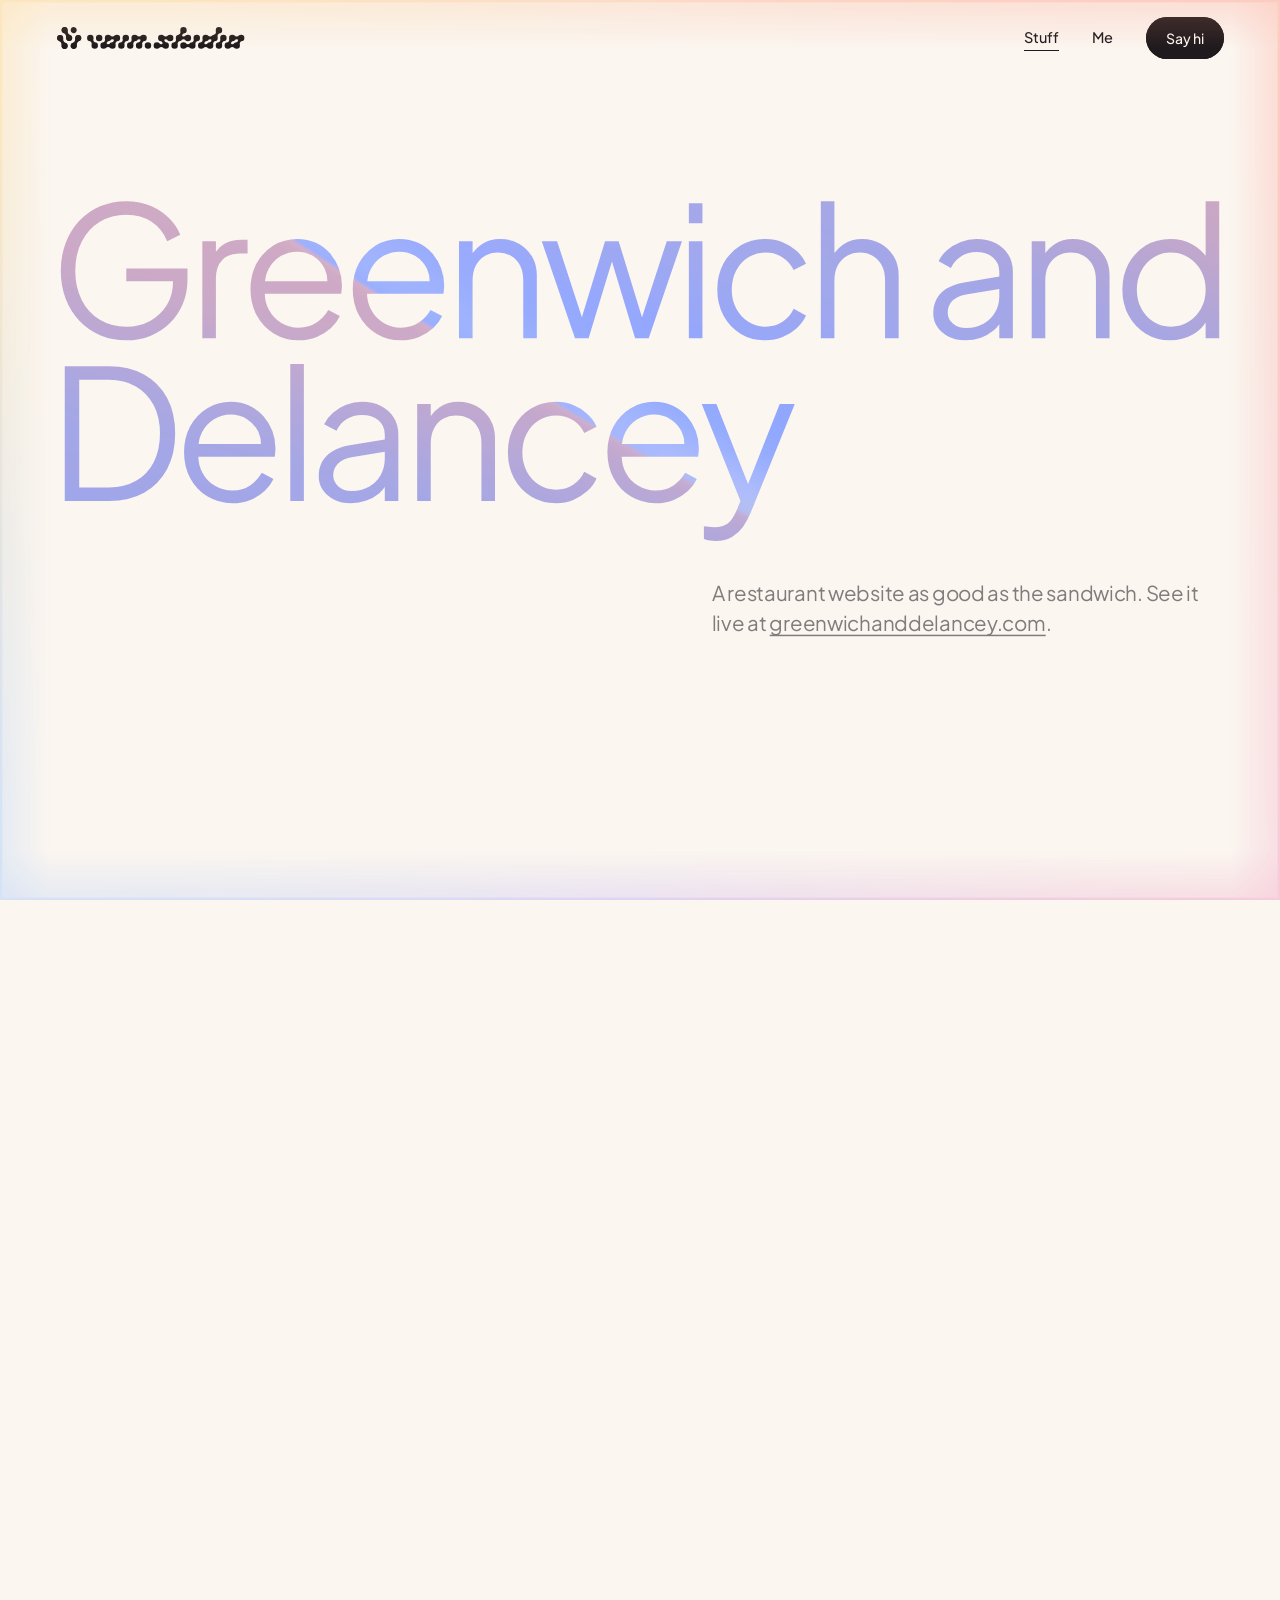
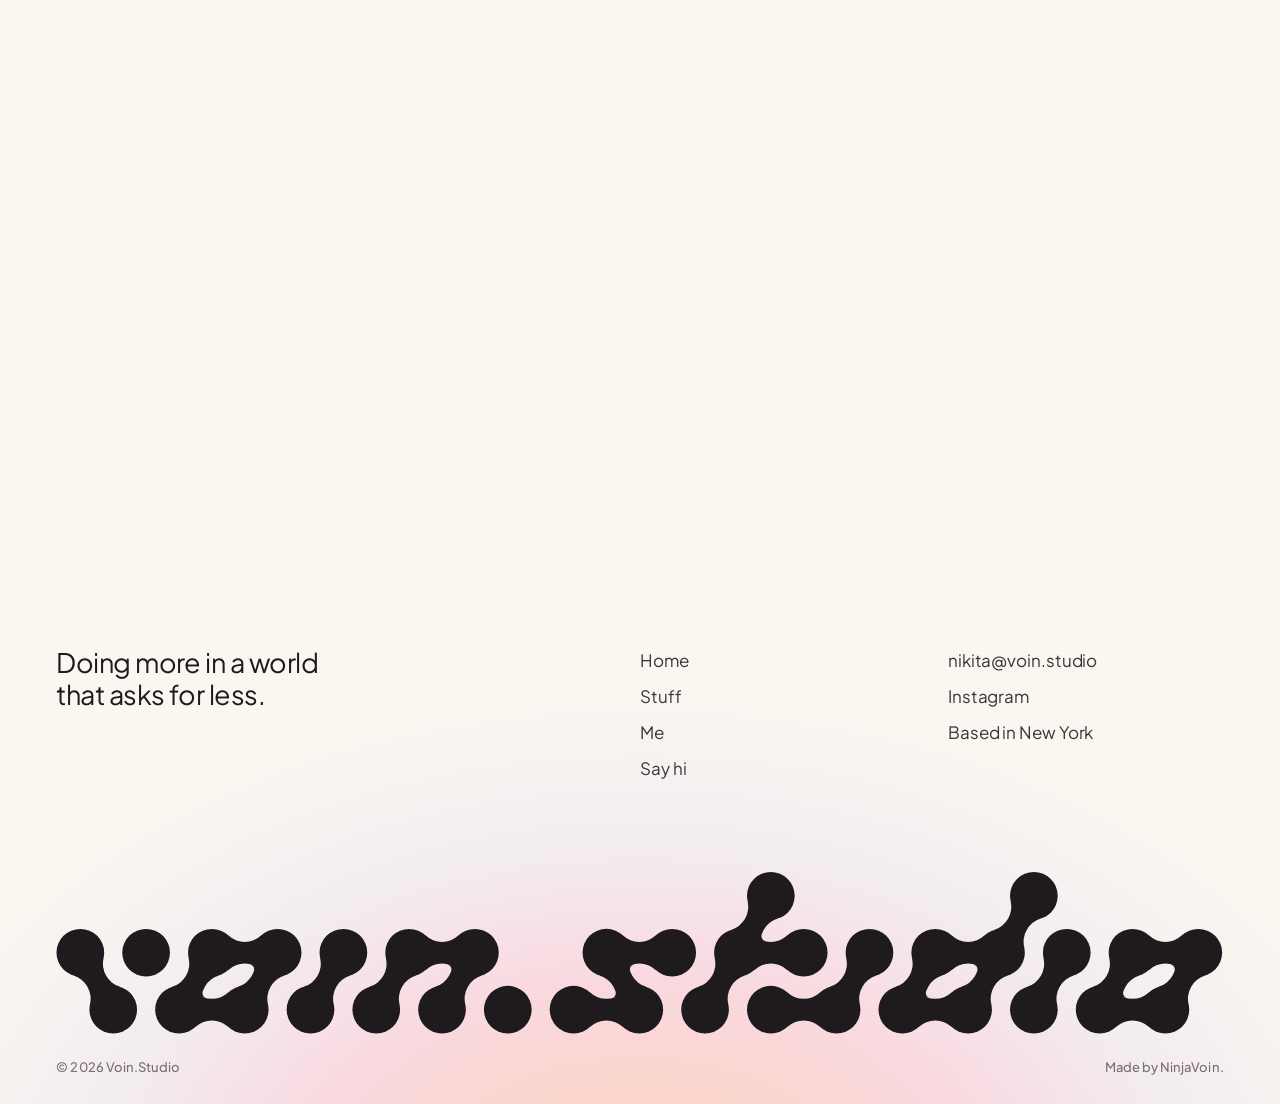
<file: work-greenwich-and-delancey.html>
<!DOCTYPE html>
<html lang="en">
<head>
<meta charset="utf-8">
<meta name="viewport" content="width=device-width, initial-scale=1, viewport-fit=cover">
<meta name="color-scheme" content="light only">
<style>html{background:#FBF6F0;color-scheme:light}@view-transition{navigation:auto}::view-transition-old(root),::view-transition-new(root){animation:none}html.is-booting body{visibility:hidden;animation:vb 0s 4s forwards}@keyframes vb{to{visibility:visible}}/* the regular mouse is back; the dot stays hidden, the "View" label still follows */
.cur-dot { display: none; }
.mock-body.shot { padding: 0; display: block; position: relative; overflow: hidden; background: #fff; }
.mock-body.shot img { position: absolute; inset: 0; width: 100%; height: 100%; object-fit: cover; object-position: top center; display: block; }
.mock-body.shot .s-m, .mock.phone .mock-body.shot .s-d { display: none; }
.mock.phone .mock-body.shot .s-m { display: block; }
@container (max-aspect-ratio: 9 / 10) { .bt-face .mock-body.shot .s-d { display: none; } .bt-face .mock-body.shot .s-m { display: block; } }
</style>
<title>Greenwich and Delancey | Voin.Studio</title>
<meta name="description" content="Greenwich and Delancey. A restaurant website as good as the sandwich.">
<link rel="canonical" href="https://voin.studio/work-greenwich-and-delancey.html">
<meta property="og:type" content="website"><meta property="og:site_name" content="Voin.Studio">
<meta property="og:title" content="Greenwich and Delancey | Voin.Studio"><meta property="og:description" content="Greenwich and Delancey. A restaurant website as good as the sandwich."><meta property="og:url" content="https://voin.studio/work-greenwich-and-delancey.html">
<meta property="og:image" content="https://voin.studio/og.jpg"><meta property="og:image:width" content="1200"><meta property="og:image:height" content="630">
<meta name="twitter:card" content="summary_large_image">
<meta name="theme-color" content="#FBF6F0">
<link rel="icon" href="favicon.svg" type="image/svg+xml">
<link rel="icon" href="favicon-48.png" type="image/png" sizes="48x48">
<link rel="apple-touch-icon" href="apple-touch-icon.png">
<script>if(location.protocol!=='file:')[400,500].forEach(function(w){var l=document.createElement('link');l.rel='preload';l.as='font';l.type='font/woff2';l.crossOrigin='';l.href='pjs-'+w+'.woff2';document.head.appendChild(l)})</script>
<script>document.documentElement.classList.add('js','is-booting');try{var _n=performance.getEntriesByType('navigation')[0];if(_n&&(_n.type==='reload'||_n.type==='back_forward'))document.documentElement.classList.add('is-again')}catch(e){}try{if(sessionStorage.getItem('voin:wave')==='1'){document.documentElement.classList.add('is-entering');sessionStorage.removeItem('voin:wave')}}catch(e){}</script>
<style>
@font-face { font-family: 'Plus Jakarta Sans'; font-style: normal; font-weight: 300; font-display: swap; src: url(pjs-300.woff2) format('woff2'), url(https://cdn.jsdelivr.net/npm/@fontsource/plus-jakarta-sans@5.3.0/files/plus-jakarta-sans-latin-300-normal.woff2) format('woff2'); }
@font-face { font-family: 'Plus Jakarta Sans'; font-style: normal; font-weight: 400; font-display: swap; src: url(pjs-400.woff2) format('woff2'), url(https://cdn.jsdelivr.net/npm/@fontsource/plus-jakarta-sans@5.3.0/files/plus-jakarta-sans-latin-400-normal.woff2) format('woff2'); }
@font-face { font-family: 'Plus Jakarta Sans'; font-style: normal; font-weight: 500; font-display: swap; src: url(pjs-500.woff2) format('woff2'), url(https://cdn.jsdelivr.net/npm/@fontsource/plus-jakarta-sans@5.3.0/files/plus-jakarta-sans-latin-500-normal.woff2) format('woff2'); }
@font-face { font-family: 'Plus Jakarta Sans'; font-style: normal; font-weight: 600; font-display: swap; src: url(pjs-600.woff2) format('woff2'), url(https://cdn.jsdelivr.net/npm/@fontsource/plus-jakarta-sans@5.3.0/files/plus-jakarta-sans-latin-600-normal.woff2) format('woff2'); }

/* ═══ Voin.Studio, design system ══════════════════════════════════
   Cream and sunset. One refined sans, a rare serif italic, slow eased
   motion, rounded frames, square page corners. */
@property --a { syntax: '<angle>'; inherits: false; initial-value: 0deg; }
:root {
  --cream: #FBF6F0; --cream-2: #F5EDE4; --cream-3: #EEE3D7;
  --ink: #1E1A1D; --ink-2: #3B3539; --muted: #7A6F72;
  --line: rgba(30,26,29,.12); --line-2: rgba(30,26,29,.2);
  --apricot: #FFB48A; --coral: #FF8C7A; --rose: #F48FB6; --lilac: #B7A2F4;
  --haze: #9EC8FF; --gold: #FFD27A; --orange: #F15822;
  --ease: cubic-bezier(.22,1,.36,1); --ease-io: cubic-bezier(.65,0,.35,1);
  --gutter: clamp(20px, 4.4vw, 72px); --maxw: 1480px;
  --r-frame: 28px; --r-pill: 999px; --hdr: 76px; --r-panel: clamp(26px, 2.6vw, 40px);
  --f-sans: "Plus Jakarta Sans", ui-sans-serif, system-ui, -apple-system, "Segoe UI", sans-serif;
}
*, *::before, *::after { box-sizing: border-box; }
html { -webkit-text-size-adjust: 100%; }
html.lenis, html.lenis body { height: auto; }
.lenis.lenis-smooth { scroll-behavior: auto !important; }
.lenis.lenis-stopped { overflow: hidden; }
body {
  margin: 0; background: var(--cream); color: var(--ink);
  font: 400 17px/1.6 var(--f-sans); letter-spacing: -.005em;
  -webkit-font-smoothing: antialiased; -moz-osx-font-smoothing: grayscale;
  text-rendering: optimizeLegibility; overflow-x: hidden;
}
h1, h2, h3, h4, p, figure, blockquote, ul, ol, dl, dd { margin: 0; }
ul, ol { padding: 0; list-style: none; }
a { color: inherit; }
img, svg { display: block; }
button { font: inherit; color: inherit; }
::selection { background: var(--gold); color: var(--ink); }
:focus-visible { outline: 2px solid var(--ink); outline-offset: 4px; border-radius: 6px; }
.skip { position: fixed; left: 16px; top: -60px; z-index: 400; background: var(--ink); color: var(--cream);
  padding: 10px 16px; border-radius: var(--r-pill); text-decoration: none; font-size: 14px; transition: top .3s var(--ease); }
.skip:focus { top: 16px; }
.sr { position: absolute; width: 1px; height: 1px; overflow: hidden; clip: rect(0 0 0 0); white-space: nowrap; }
.wrap { width: 100%; max-width: var(--maxw); margin: 0 auto; padding-inline: var(--gutter); }

/* ── type ─────────────────────────────────────────────────────── */
.t-hero { font: 400 clamp(52px, 9.6vw, 168px)/.92 var(--f-sans); letter-spacing: -.038em; }
.t-xl { font: 400 clamp(46px, 7.6vw, 128px)/.95 var(--f-sans); letter-spacing: -.042em; }
.t-l { font: 400 clamp(36px, 5.4vw, 88px)/1 var(--f-sans); letter-spacing: -.038em; }
.t-m { font: 400 clamp(28px, 3.4vw, 54px)/1.06 var(--f-sans); letter-spacing: -.03em; }
.t-s { font: 400 clamp(22px, 2.1vw, 32px)/1.2 var(--f-sans); letter-spacing: -.02em; }
.t-lead { font: 400 clamp(19px, 1.5vw, 23px)/1.5 var(--f-sans); letter-spacing: -.012em; color: var(--ink-2); }
.t-body { font: 400 17px/1.65 var(--f-sans); color: var(--ink-2); }
.t-label { font: 500 13px/1.3 var(--f-sans); letter-spacing: .005em; color: var(--muted); }
.muted { color: var(--muted); }

/* ── reveal system: fade and rise, never flicker ─────────────── */
.rv { opacity: 0; transform: translate3d(0, 30px, 0);
  transition: opacity 1.1s var(--ease), transform 1.3s var(--ease); transition-delay: var(--d, 0ms); }
.rv.in { opacity: 1; transform: none; }
.split .ln { display: block; overflow: hidden; padding: .06em 0 .28em; margin: -.06em 0 -.28em; }
.split .ln > span { display: block; transform: translate3d(0, calc(100% + .6em), 0);
  transition: transform 1.3s var(--ease); transition-delay: calc(var(--i, 0) * 85ms + var(--d, 0ms)); }
.split.in .ln > span { transform: none; }
.split:not(.is-split) { opacity: 0; }
html.no-motion .rv, html.no-motion .split, html.no-motion .split .ln > span { opacity: 1 !important; transform: none !important; }

/* ── buttons: a soft glow blooms behind, nothing wipes ─────────── */
@keyframes spinA { to { --a: 360deg; } }
.pill { position: relative; display: inline-flex; align-items: center; gap: 10px; height: 52px; padding: 0 26px;
  border-radius: var(--r-pill); text-decoration: none; font: 500 15px/1 var(--f-sans); letter-spacing: -.005em;
  background: transparent; color: var(--cream); border: 0; cursor: pointer; isolation: isolate;
  -webkit-tap-highlight-color: transparent; transition: color .5s var(--ease), scale .35s var(--ease); }
/* glow first, face second: both sit under the label, the face covers the glow's middle */
.pill::before { content: ""; position: absolute; inset: -2px; z-index: -1; border-radius: inherit; pointer-events: none;
  background: conic-gradient(from var(--a), var(--apricot), var(--coral), var(--rose), var(--lilac), var(--haze), var(--gold), var(--apricot));
  filter: blur(14px); opacity: 0; transform: scale(.8);
  transition: opacity .8s var(--ease), transform 1s var(--ease); animation: spinA 6s linear infinite; }
.pill::after { content: ""; position: absolute; inset: 0; z-index: -1; border-radius: inherit; pointer-events: none;
  background: var(--ink); box-shadow: inset 0 0 0 1px var(--ink);
  transition: background-color .5s var(--ease), box-shadow .5s var(--ease); }
.pill.ghost { color: var(--ink); }
.pill.ghost::after { background: transparent; box-shadow: inset 0 0 0 1px var(--line-2); }
.pill.sm { height: 42px; padding: 0 20px; font-size: 14px; }
@media (hover: hover) {
  .pill:hover::before { opacity: .85; transform: scale(1.08); }
  .pill.ghost:hover::after { background: var(--cream); box-shadow: inset 0 0 0 1px rgba(255,255,255,.7); }
}
.pill:focus-visible::before { opacity: .85; transform: scale(1.08); }
.pill:active { scale: .96; }
.pill:active::before { opacity: 1; transform: scale(1.12); transition-duration: .3s; }
.pill.ghost:active::after { background: var(--cream); }

/* ── header ───────────────────────────────────────────────────── */
.hdr { position: fixed; inset: 0 0 auto 0; z-index: 100; height: var(--hdr);
  display: flex; align-items: center; justify-content: space-between; gap: 24px; padding-inline: var(--gutter);
  transition: transform .9s var(--ease), background-color .5s linear, border-color .5s linear;
  border-bottom: 1px solid transparent; }
.hdr::before { content: ""; position: absolute; z-index: -1; pointer-events: none;
  inset: 0; border-radius: 0; border: 0;
  background: var(--cream);
  opacity: 0; transition: opacity .5s linear; }
.hdr.is-solid::before { opacity: 1; }
.hdr.is-hidden { transform: translate3d(0, -105%, 0); }
.logo { display: inline-flex; align-items: center; color: var(--ink); text-decoration: none; }
.logo svg { height: 24px; width: auto; overflow: visible; }
.nav { display: flex; align-items: center; gap: clamp(20px, 2.6vw, 40px); }
.nav > a:not(.pill) { position: relative; font: 500 14.5px/1 var(--f-sans); text-decoration: none; padding: 6px 0; }
.nav > a:not(.pill)::after { content: ""; position: absolute; left: 0; right: 0; bottom: 0; height: 1px; background: currentColor;
  transform: scaleX(0); transform-origin: right; transition: transform .6s var(--ease); }
.nav > a:not(.pill):hover::after, .nav > a[aria-current="page"]::after { transform: scaleX(1); transform-origin: left; }
.menu-btn { display: none; align-items: center; gap: 10px; height: 44px; padding: 0 18px; border-radius: var(--r-pill);
  border: 1px solid var(--line-2); background: rgba(251,246,240,.6); cursor: pointer; font: 500 14px/1 var(--f-sans); }
.menu-btn i { display: grid; gap: 4px; } .menu-btn i b { display: block; width: 16px; height: 1.5px; background: currentColor; }
@media (max-width: 860px) { .nav { display: none; } .menu-btn { display: inline-flex; } }

/* ── phone menu: the page names are cut out of cream, the sunset shows through ── */
.menu-btn { -webkit-tap-highlight-color: transparent; transition: scale .3s var(--ease), background-color .4s var(--ease), border-color .4s var(--ease); }
.menu-btn:active { scale: .93; background: var(--cream-3); }
.mm { position: fixed; inset: 0; z-index: 120; overflow: hidden; isolation: isolate; background: var(--cream);
  opacity: 0; visibility: hidden; transition: opacity .45s var(--ease), visibility 0s linear .45s; }
.mm.open { opacity: 1; visibility: visible; transition: opacity .45s var(--ease); }
.mm-liq, .mm-liq canvas, .mm-veil { position: absolute; inset: 0; width: 100%; height: 100%; display: block; pointer-events: none; }
.mm-liq { background: linear-gradient(160deg, var(--apricot), var(--rose) 55%, var(--lilac)); }
.mm-close { position: absolute; z-index: 3; top: 16px; right: var(--gutter); }
.mm ul { position: absolute; inset: 0; z-index: 2; margin: 0; padding: 0; list-style: none; pointer-events: none; }
.mm li a { position: absolute; left: 0; top: 0; display: block; pointer-events: auto; border-radius: 22px; color: transparent;
  text-decoration: none; -webkit-tap-highlight-color: transparent; outline: none; }
.mm li a span { position: absolute; width: 1px; height: 1px; overflow: hidden; clip-path: inset(50%); white-space: nowrap; }
.mm li a:focus-visible { box-shadow: 0 0 0 2px var(--ink); }
.mm-foot { position: absolute; z-index: 2; left: 0; right: 0; bottom: max(26px, env(safe-area-inset-bottom));
  padding: 0 var(--gutter); display: flex; justify-content: space-between; gap: 16px;
  opacity: 0; transform: translateY(10px); transition: opacity .6s var(--ease) .35s, transform .8s var(--ease) .35s; }
.mm.open .mm-foot { opacity: 1; transform: none; }
.mm-foot a { text-decoration: none; }

/* ── signature: sunset edge glow (transform-only animation) ──── */
.edge { position: fixed; inset: 0; z-index: 150; pointer-events: none; opacity: var(--glow, .4);
  transition: opacity 1.2s var(--ease);
  -webkit-mask: linear-gradient(90deg, #000 0 1.5px, rgba(0,0,0,.55) 3px, transparent 5.5vmin, transparent calc(100% - 5.5vmin), rgba(0,0,0,.55) calc(100% - 3px), #000 calc(100% - 1.5px)),
                linear-gradient(180deg, #000 0 1.5px, rgba(0,0,0,.55) 3px, transparent 5.5vmin, transparent calc(100% - 5.5vmin), rgba(0,0,0,.55) calc(100% - 3px), #000 calc(100% - 1.5px));
  -webkit-mask-composite: source-over;
  mask: linear-gradient(90deg, #000 0 1.5px, rgba(0,0,0,.55) 3px, transparent 5.5vmin, transparent calc(100% - 5.5vmin), rgba(0,0,0,.55) calc(100% - 3px), #000 calc(100% - 1.5px)),
        linear-gradient(180deg, #000 0 1.5px, rgba(0,0,0,.55) 3px, transparent 5.5vmin, transparent calc(100% - 5.5vmin), rgba(0,0,0,.55) calc(100% - 3px), #000 calc(100% - 1.5px));
  mask-composite: add; }
.edge i { position: absolute; left: 50%; top: 50%; width: 160vmax; height: 160vmax; margin: -80vmax 0 0 -80vmax;
  background: conic-gradient(from 0deg, var(--apricot), var(--coral), var(--rose), var(--lilac), var(--haze), var(--gold), var(--apricot));
  animation: spin 26s linear infinite; will-change: transform; }
@keyframes spin { to { transform: rotate(1turn); } }
html.is-glowing { --glow: 1; }

/* ── signature: wave takeover ────────────────────────────────── */
.wave { position: fixed; inset: 0; z-index: 300; pointer-events: none; visibility: hidden; overflow: hidden; }
.wave .wash { position: absolute; inset: 0; background: var(--cream); opacity: 0; }
.wave b { position: absolute; width: 78vmax; height: 78vmax; border-radius: 50%; filter: blur(70px);
  top: 100%; will-change: transform; }
.wave b:nth-of-type(1) { left: -22vmax; background: var(--apricot); }
.wave b:nth-of-type(2) { left: 10vmax; background: var(--rose); }
.wave b:nth-of-type(3) { left: 40vmax; background: var(--lilac); }
.wave b:nth-of-type(4) { left: 68vmax; background: var(--coral); }
.wave b:nth-of-type(5) { left: 30vmax; background: var(--gold); width: 60vmax; height: 60vmax; }
html.is-entering .wave { visibility: visible; }
html.is-entering .wave .wash { opacity: 1; }
html.is-entering .wave b { transform: translate3d(0, -118vmax, 0) scale(1.3); }

/* ── cursor ───────────────────────────────────────────────────── */
.cur { position: fixed; left: 0; top: 0; z-index: 250; pointer-events: none; opacity: 0; transition: opacity .4s linear; }
.cur.on { opacity: 1; }
.cur-dot { position: absolute; width: 10px; height: 10px; margin: -5px 0 0 -5px; border-radius: 50%; background: var(--ink);
  transition: transform .5s var(--ease), background-color .4s linear; }
.cur-tag { position: absolute; left: 0; top: 0; transform: translate(-50%, -50%) scale(.4); opacity: 0; white-space: nowrap;
  height: 44px; padding: 0 20px; display: flex; align-items: center; gap: 8px; border-radius: var(--r-pill);
  background: var(--ink); color: var(--cream); font: 500 14px/1 var(--f-sans);
  transition: transform .55s var(--ease), opacity .3s linear; }
.cur.is-link .cur-dot { transform: scale(3.2); background: rgba(30,26,29,.12); }
.cur.is-view .cur-dot { transform: scale(0); }
.cur.is-view .cur-tag { opacity: 1; transform: translate(-50%, -50%) scale(1); }
@media (hover: none), (pointer: coarse) { .cur { display: none; } }

/* ── frames: rounded image surfaces with placeholders ────────── */
.frame { position: relative; overflow: hidden; border-radius: var(--r-frame); background: var(--cream-2); isolation: isolate; }
.frame .ph { position: absolute; inset: -9% -2%; background: var(--ph); will-change: transform; }
.frame .grain { position: absolute; inset: 0; pointer-events: none; opacity: .5; mix-blend-mode: soft-light;
  background: radial-gradient(120% 90% at 50% 0%, rgba(255,255,255,.45), transparent 60%); }
.mock { position: absolute; left: 50%; top: 50%; width: min(74%, 980px); aspect-ratio: 16 / 10.4; transform: translate(-50%, -46%);
  border-radius: 14px; background: rgba(255,255,255,.9);
  overflow: hidden; display: grid; grid-template-rows: auto 1fr; transition: transform 1.1s var(--ease); }
.mock-bar { display: flex; gap: 6px; padding: 12px 14px; background: rgba(30,26,29,.035); }
.mock-bar i { width: 9px; height: 9px; border-radius: 50%; background: rgba(30,26,29,.14); }
.mock-body { padding: 6% 7%; display: grid; grid-template-rows: auto 1fr; gap: 6%; }
.mock-nav { display: flex; justify-content: space-between; align-items: center; }
.mock-nav b { display: block; height: 8px; border-radius: 4px; background: rgba(30,26,29,.16); }
.mock-hero { border-radius: 10px; background: var(--ph); position: relative; overflow: hidden; display: flex;
  align-items: flex-end; padding: 6%; }
.mock-hero span { font: 500 clamp(14px, 2vw, 30px)/1 var(--f-sans); letter-spacing: -.015em; word-spacing: .06em; color: #fff;
  text-shadow: 0 2px 24px rgba(60,30,40,.25); }
a:hover .mock, .frame:hover .mock { transform: translate(-50%, -48%) scale(1.015); }
.frame-cap { display: flex; justify-content: space-between; gap: 16px; margin-top: 14px; }

/* ── footer: the sun goes down ──────────────────────────────── */
.ftr { position: relative; overflow: hidden; padding: clamp(80px, 12vw, 160px) 0 28px; background: var(--cream); }
.ftr::before { content: ""; position: absolute; left: 50%; bottom: -48vw; width: 120vw; height: 80vw; transform: translateX(-50%);
  border-radius: 50%; background: radial-gradient(closest-side, rgba(255,180,138,.55), rgba(244,143,182,.28) 45%, rgba(183,162,244,.12) 70%, transparent);
  pointer-events: none; }
.ftr .wrap { position: relative; }
.ftr-top { display: grid; grid-template-columns: minmax(0, 2fr) minmax(0, 1fr) minmax(0, 1fr); gap: 32px; padding-bottom: clamp(48px, 7vw, 96px); }
.ftr-links li + li { margin-top: 8px; }
.ftr a { text-decoration: none; background: linear-gradient(currentColor, currentColor) 0 100% / 0 1px no-repeat; transition: background-size .6s var(--ease); }
.ftr a:hover { background-size: 100% 1px; }
.ftr-sign { max-width: 22ch; }
.ftr-word { width: 100%; color: var(--ink); }
.ftr-word svg { width: 100%; height: auto; }
.ftr-base { display: flex; justify-content: space-between; gap: 16px; margin-top: 22px; }
@media (max-width: 860px) { .ftr-top { grid-template-columns: 1fr 1fr; } .ftr-sign { grid-column: 1 / -1; } }

/* ── shared sections ─────────────────────────────────────────── */
.sec { padding-block: clamp(96px, 13vw, 200px); }
.page-hero { padding-top: calc(var(--hdr) + clamp(64px, 11vw, 168px)); padding-bottom: clamp(56px, 8vw, 120px); }
.page-hero .t-lead { max-width: 38ch; margin-top: clamp(24px, 3vw, 40px); }
.rule { height: 1px; background: var(--line); }

.cta { text-align: center; }
.cta .t-l { max-width: 14ch; margin: 0 auto; }
.cta .row { display: flex; gap: 14px; justify-content: center; flex-wrap: wrap; margin-top: clamp(32px, 4vw, 48px); }

@media (prefers-reduced-motion: reduce) {
  .edge i { animation: none; }
  *, *::before, *::after { transition-duration: .01ms !important; animation-duration: .01ms !important; }
}



.wave b { filter: none; background: none !important; }
.wave b::before { content: ""; position: absolute; inset: -25%; border-radius: 50%;
  background: radial-gradient(closest-side, var(--c) 43%, color-mix(in srgb, var(--c) 50%, transparent) 66%, transparent 88%); }
.wave b:nth-of-type(1) { --c: var(--apricot); } .wave b:nth-of-type(2) { --c: var(--rose); } .wave b:nth-of-type(3) { --c: var(--lilac); }
.wave b:nth-of-type(4) { --c: var(--coral); } .wave b:nth-of-type(5) { --c: var(--gold); }
.wave::after { content: ""; position: absolute; inset: 0; z-index: 2; background: var(--cream); opacity: var(--w2, 0); }
html.is-entering .wave { --w2: 1; }
html.is-entering .wave b { transform: translate3d(0, -240vmax, 0) scale(1.55); }
html body .pill::before, html body .glow-row::before, html body .bt::before { animation-play-state: paused; }
html body .pill:hover::before, html body .pill:focus-visible::before, html body .pill:active::before,
html body .glow-row:hover::before, html body .glow-row:focus-visible::before,
html body .bt:hover::before, html body .bt:focus-visible::before { animation-play-state: running; }
/* ── glow rows: a gradient ring traces the row, a bloom follows the pointer ── */
.glow-row { position: relative; isolation: isolate; text-decoration: none; -webkit-tap-highlight-color: transparent;
  transition: scale .4s var(--ease); }
.glow-row::before { content: ""; position: absolute; inset: 6px 0; z-index: -1; border-radius: 26px; padding: 1.5px; pointer-events: none;
  background: conic-gradient(from var(--a), var(--apricot), var(--coral), var(--rose), var(--lilac), var(--haze), var(--gold), var(--apricot));
  -webkit-mask: linear-gradient(#000 0 0) content-box, linear-gradient(#000 0 0); -webkit-mask-composite: xor;
  mask: linear-gradient(#000 0 0) content-box, linear-gradient(#000 0 0); mask-composite: exclude;
  opacity: 0; transition: opacity .9s var(--ease); animation: spinA 7s linear infinite; }
.glow-row::after { content: ""; position: absolute; z-index: -2; left: var(--mx, 22%); top: var(--my, 50%);
  width: min(560px, 80%); aspect-ratio: 2.2; border-radius: 50%; pointer-events: none;
  transform: translate(-50%, -50%) scale(.55); opacity: 0; filter: blur(22px);
  background: radial-gradient(closest-side, rgba(255,180,138,.6), rgba(244,143,182,.36) 46%, rgba(183,162,244,.16) 72%, transparent);
  transition: opacity .9s var(--ease), transform 1.1s var(--ease), left .9s var(--ease), top .9s var(--ease); }
@media (hover: hover) {
  .glow-row:hover::before { opacity: 1; }
  .glow-row:hover::after { opacity: 1; transform: translate(-50%, -50%) scale(1); }
}
.glow-row:focus-visible { outline: none; }
.glow-row:focus-visible::before { opacity: 1; }
.glow-row:focus-visible::after { opacity: 1; transform: translate(-50%, -50%) scale(1); }
.glow-row:active { scale: .985; }
.glow-row:active::before { opacity: 1; transition-duration: .25s; }
.glow-row:active::after { opacity: 1; transform: translate(-50%, -50%) scale(1); transition-duration: .3s; }
.glow-row .arr { width: 22px; height: 22px; transition: transform .8s var(--ease); }
@media (hover: hover) { .glow-row:hover .arr { transform: translateX(6px); } }

/* lists keep their hairlines; the ring sits inside them */
.rows { border-top: 1px solid var(--line); }
.rows > li { border-bottom: 1px solid var(--line); }

.cta-sec { text-align: center; }
.cta-sec .t-l { max-width: 13ch; margin: 0 auto; }
.cta-sec .row { display: flex; gap: 14px; justify-content: center; flex-wrap: wrap; margin-top: clamp(32px, 4vw, 48px); }
.nav > a:not(.pill) { -webkit-tap-highlight-color: transparent; }

/* over anything clickable the dot sinks into it, and the thing itself answers */
.cur-dot { transition: transform .32s cubic-bezier(.2,.8,.2,1), opacity .32s linear, background-color .3s linear; }
.cur.is-link .cur-dot { transform: translate(var(--dx, 0px), var(--dy, 0px)) scale(0); opacity: 0; background: var(--ink); }
html.has-cur a:not(.pill):not([data-cursor]):not(.logo):hover { opacity: .6; }
html.has-cur a:not(.pill):not([data-cursor]) { transition: opacity .25s linear; }
html.has-cur .pill { transition: scale .35s cubic-bezier(.2,.8,.2,1); }
html.has-cur .pill:hover { scale: 1.05; }
.t-hero, .t-xl, .t-l, .t-m, .t-s { text-wrap: balance; }
.t-lead, .t-body { text-wrap: pretty; }


/* ═══ inner pages: one stage, a cream veil with holes over one liquid ═══ */
:root { --bar: 0px; }
@supports (height: 100lvh) { :root { --bar: calc(100lvh - 100svh); } }
.ps-veil, .vprobe { display: none; }
.prog, html.js .prog { display: none !important; }
.ps-media { position: relative; height: 44vh; background: #F6C9A9; overflow: hidden; border-radius: 0 0 var(--r-panel) var(--r-panel); }
.liq, .liq canvas { position: absolute; inset: 0; width: 100%; height: 100%; display: block; }
.ps-h1 { font: 400 clamp(52px, 9.6vw, 168px)/.92 var(--f-sans); letter-spacing: -.045em; padding: clamp(40px, 6vw, 80px) var(--gutter) 0; max-width: var(--maxw); margin: 0 auto; text-wrap: balance; }
.sc { position: relative; padding: clamp(48px, 7vw, 110px) var(--gutter) 0; max-width: var(--maxw); margin: 0 auto; }
.sc:last-of-type { padding-bottom: clamp(48px, 7vw, 110px); }
.big { font: 400 clamp(40px, 6vw, 108px)/.98 var(--f-sans); letter-spacing: -.045em; text-wrap: balance; }
.stm { font: 400 clamp(24px, 2.4vw, 36px)/1.25 var(--f-sans); letter-spacing: -.022em; text-wrap: pretty; }
.lead2 { font: 400 clamp(18px, 1.6vw, 24px)/1.45 var(--f-sans); letter-spacing: -.014em; color: var(--ink); text-wrap: pretty; }
.sc-title2 { font: 400 clamp(28px, 3.4vw, 54px)/1.06 var(--f-sans); letter-spacing: -.03em; }
.cta-line { font: 400 clamp(44px, min(7.2vw, 13vh), 124px)/.96 var(--f-sans); letter-spacing: -.045em; text-wrap: balance; max-width: 12ch; margin: 0 auto; }
.cta-row { display: flex; gap: 14px; justify-content: center; flex-wrap: wrap; margin-top: clamp(24px, 3.4vw, 40px); }
.sc-cta { text-align: center; }
.win { position: relative; border-radius: 26px; overflow: hidden; background: var(--ph, #F6C9A9); aspect-ratio: 16 / 10; margin-top: 24px; }
.win .mock { width: 74%; }
.win .mock.phone { width: min(34%, 240px); aspect-ratio: 9 / 18.5; border-radius: 28px; transform: translate(-50%, -50%); }
.win .mock.phone .mock-body { padding: 14% 10%; gap: 5%; }
a.inline { text-decoration: none; background: linear-gradient(currentColor, currentColor) 0 100% / 100% 1.5px no-repeat; padding-bottom: 1px; }
@media (prefers-reduced-motion: no-preference) {
  html.js .ps-stage { height: calc(var(--units, 6) * 100vh); height: calc(var(--units, 6) * 100svh); }
  html.js .ps-pin { position: sticky; top: 0; height: 100vh; height: 100lvh; overflow: hidden; background: var(--cream); }
  html.js .vprobe { display: block; position: absolute; left: 0; top: 0; width: 1px; height: 100vh; height: 100svh; visibility: hidden; pointer-events: none; }
  html.js .ps-media { position: absolute; inset: 0; height: auto; border-radius: 0; background: none; }
  html.js .liq { background: #F6C9A9; opacity: 0; transition: opacity 1.6s var(--ease); }
  html.js .liq.on { opacity: 1; }
  html.js .ps-veil { display: block; position: absolute; inset: 0; width: 100%; height: 100%; z-index: 1; pointer-events: none; }
  html.js .ps-h1 { position: absolute; width: 1px; height: 1px; overflow: hidden; clip: rect(0 0 0 0); white-space: nowrap; margin: 0; padding: 0; }
  html.js .sc { position: absolute; inset: 0 0 var(--bar) 0; padding: 0; max-width: none; margin: 0; visibility: hidden; z-index: 5; }
  html.js .abs { position: absolute; left: 0; top: 0; margin: 0; will-change: transform, opacity; }
  html.js .win { position: absolute; left: 0; top: 0; margin: 0; background: none; aspect-ratio: auto; border-radius: 0; overflow: visible; }
  html.js .sc-cta { display: flex; flex-direction: column; justify-content: center; align-items: center; padding: 0 var(--gutter); }
  html.js .sc-cta .pill.ghost::after { background: rgba(251,246,240,.55); box-shadow: inset 0 0 0 1px rgba(255,255,255,.7); }
  html.js .prog { display: block; position: absolute; left: 50%; bottom: calc(var(--bar) + 16px); width: 88px; height: 4px; margin-left: -44px; border-radius: 4px;
    background: rgba(30,26,29,.1); overflow: hidden; z-index: 6; }
  html.js .prog i { position: absolute; inset: 0; border-radius: inherit; transform-origin: 0 50%; transform: scaleX(0);
    background: linear-gradient(90deg, var(--apricot), var(--rose), var(--lilac)); }
}

.cs-lead { max-width: 40ch; margin-top: 16px; }
.cs-story { max-width: 30ch; }
.g-type { position: absolute; inset: 0; display: grid; place-items: center; text-align: center; padding: 8%;
  font: 400 clamp(32px, 5vw, 88px)/.95 var(--f-sans); color: #fff; letter-spacing: -.042em; text-shadow: 0 4px 40px rgba(60,30,40,.25); }
.nx { display: flex; align-items: center; gap: .3em; text-decoration: none; }
.nx .arr { width: .7em; height: .7em; flex: none; }
@media (prefers-reduced-motion: no-preference) {
  html.js .cs-lead { max-width: none; margin: 0; }
  html.js .cs-story { max-width: none; }
  html.js .sc-next { display: flex; align-items: center; justify-content: center; padding: 0 var(--gutter); }
  html.js .nx { position: relative; font: 400 clamp(40px, min(6.6vw, 12vh), 116px)/1 var(--f-sans); letter-spacing: -.045em; text-align: center; justify-content: center; flex-wrap: wrap; }
  html.js .win .g-type { font-size: var(--gt, 48px); }
}
.g-c { position: absolute; inset: 0; opacity: 0; }
.g-a .mock-hero span { font-size: 11px; }
html:not(.js) .g-c, html.no-motion .g-c { display: none; }
</style>
</head>
<body>
<svg width="0" height="0" style="position:absolute" aria-hidden="true" focusable="false"><defs><path id="vw" d="M22.211 37.684A11 11 0 1 1 0.211 37.684A11 11 0 1 1 22.211 37.684ZM52.531 37.684A11 11 0 1 1 30.531 37.684A11 11 0 1 1 52.531 37.684ZM67.69 63.942A11 11 0 1 1 45.69 63.942A11 11 0 1 1 67.69 63.942ZM128.329 63.942A11 11 0 1 1 106.329 63.942A11 11 0 1 1 128.329 63.942ZM158.648 63.942A11 11 0 1 1 136.648 63.942A11 11 0 1 1 158.648 63.942ZM249.606 63.942A11 11 0 1 1 227.606 63.942A11 11 0 1 1 249.606 63.942ZM310.245 63.942A11 11 0 1 1 288.245 63.942A11 11 0 1 1 310.245 63.942ZM340.564 63.942A11 11 0 1 1 318.564 63.942A11 11 0 1 1 340.564 63.942ZM401.203 63.942A11 11 0 1 1 379.203 63.942A11 11 0 1 1 401.203 63.942ZM461.842 63.942A11 11 0 1 1 439.842 63.942A11 11 0 1 1 461.842 63.942ZM492.161 63.942A11 11 0 1 1 470.161 63.942A11 11 0 1 1 492.161 63.942ZM219.287 63.942A11 11 0 1 1 197.287 63.942A11 11 0 1 1 219.287 63.942ZM37.371 63.942A11 11 0 1 1 15.371 63.942A11 11 0 1 1 37.371 63.942ZM82.85 37.684A11 11 0 1 1 60.85 37.684A11 11 0 1 1 82.85 37.684ZM98.01 63.942A11 11 0 1 1 76.01 63.942A11 11 0 1 1 98.01 63.942ZM143.489 37.684A11 11 0 1 1 121.489 37.684A11 11 0 1 1 143.489 37.684ZM113.169 37.684A11 11 0 1 1 91.169 37.684A11 11 0 1 1 113.169 37.684ZM173.808 37.684A11 11 0 1 1 151.808 37.684A11 11 0 1 1 173.808 37.684ZM279.926 63.942A11 11 0 1 1 257.926 63.942A11 11 0 1 1 279.926 63.942ZM204.127 37.684A11 11 0 1 1 182.127 37.684A11 11 0 1 1 204.127 37.684ZM325.405 37.684A11 11 0 1 1 303.405 37.684A11 11 0 1 1 325.405 37.684ZM264.766 37.684A11 11 0 1 1 242.766 37.684A11 11 0 1 1 264.766 37.684ZM370.884 63.942A11 11 0 1 1 348.884 63.942A11 11 0 1 1 370.884 63.942ZM188.968 63.942A11 11 0 1 1 166.968 63.942A11 11 0 1 1 188.968 63.942ZM340.564 11.427A11 11 0 1 1 318.564 11.427A11 11 0 1 1 340.564 11.427ZM355.724 37.684A11 11 0 1 1 333.724 37.684A11 11 0 1 1 355.724 37.684ZM416.363 37.684A11 11 0 1 1 394.363 37.684A11 11 0 1 1 416.363 37.684ZM431.522 63.942A11 11 0 1 1 409.522 63.942A11 11 0 1 1 431.522 63.942ZM295.085 37.684A11 11 0 1 1 273.085 37.684A11 11 0 1 1 295.085 37.684ZM386.043 37.684A11 11 0 1 1 364.043 37.684A11 11 0 1 1 386.043 37.684ZM477.001 37.684A11 11 0 1 1 455.001 37.684A11 11 0 1 1 477.001 37.684ZM446.682 37.684A11 11 0 1 1 424.682 37.684A11 11 0 1 1 446.682 37.684ZM507.321 37.684A11 11 0 1 1 485.321 37.684A11 11 0 1 1 507.321 37.684ZM522.481 63.942A11 11 0 1 1 500.481 63.942A11 11 0 1 1 522.481 63.942ZM461.842 11.427A11 11 0 1 1 439.842 11.427A11 11 0 1 1 461.842 11.427ZM537.64 37.684A11 11 0 1 1 515.64 37.684A11 11 0 1 1 537.64 37.684ZM21.921 40.194A11.151 11.151 0 0 0 29.553 53.412L15.661 61.433A11.151 11.151 0 0 0 8.029 48.214ZM53.508 53.412A11.151 11.151 0 0 0 61.14 40.194L75.032 48.214A11.151 11.151 0 0 0 67.4 61.433ZM64.218 55.921A11.151 11.151 0 0 0 79.482 55.921L79.482 71.962A11.151 11.151 0 0 0 64.218 71.962ZM114.147 53.412A11.151 11.151 0 0 0 121.779 40.194L135.671 48.214A11.151 11.151 0 0 0 128.039 61.433ZM144.466 53.412A11.151 11.151 0 0 0 152.098 40.194L165.99 48.214A11.151 11.151 0 0 0 158.358 61.433ZM246.134 55.921A11.151 11.151 0 0 0 261.398 55.921L261.398 71.962A11.151 11.151 0 0 0 246.134 71.962ZM296.063 53.412A11.151 11.151 0 0 0 303.695 40.194L317.587 48.214A11.151 11.151 0 0 0 309.955 61.433ZM337.092 55.921A11.151 11.151 0 0 0 352.356 55.921L352.356 71.962A11.151 11.151 0 0 0 337.092 71.962ZM387.021 53.412A11.151 11.151 0 0 0 394.653 40.194L408.545 48.214A11.151 11.151 0 0 0 400.913 61.433ZM397.731 55.921A11.151 11.151 0 0 0 412.994 55.921L412.994 71.962A11.151 11.151 0 0 0 397.731 71.962ZM447.66 53.412A11.151 11.151 0 0 0 455.292 40.194L469.183 48.214A11.151 11.151 0 0 0 461.552 61.433ZM477.979 53.412A11.151 11.151 0 0 0 485.611 40.194L499.503 48.214A11.151 11.151 0 0 0 491.871 61.433ZM488.689 55.921A11.151 11.151 0 0 0 503.952 55.921L503.952 71.962A11.151 11.151 0 0 0 488.689 71.962ZM79.378 29.664A11.151 11.151 0 0 0 94.641 29.664L94.641 45.705A11.151 11.151 0 0 0 79.378 45.705ZM83.828 53.412A11.151 11.151 0 0 0 91.459 40.194L105.351 48.214A11.151 11.151 0 0 0 97.72 61.433ZM170.336 29.664A11.151 11.151 0 0 0 185.599 29.664L185.599 45.705A11.151 11.151 0 0 0 170.336 45.705ZM258.216 61.433A11.151 11.151 0 0 0 250.584 48.214L264.476 40.194A11.151 11.151 0 0 0 272.108 53.412ZM196.309 48.214A11.151 11.151 0 0 0 188.678 61.433L174.786 53.412A11.151 11.151 0 0 0 182.417 40.194ZM311.223 27.155A11.151 11.151 0 0 0 318.854 13.936L332.746 21.957A11.151 11.151 0 0 0 325.115 35.175ZM321.933 29.664A11.151 11.151 0 0 0 337.196 29.664L337.196 45.705A11.151 11.151 0 0 0 321.933 45.705ZM261.294 29.664A11.151 11.151 0 0 0 276.557 29.664L276.557 45.705A11.151 11.151 0 0 0 261.294 45.705ZM356.702 53.412A11.151 11.151 0 0 0 364.333 40.194L378.225 48.214A11.151 11.151 0 0 0 370.594 61.433ZM412.891 29.664A11.151 11.151 0 0 0 428.154 29.664L428.154 45.705A11.151 11.151 0 0 0 412.891 45.705ZM417.341 53.412A11.151 11.151 0 0 0 424.972 40.194L438.864 48.214A11.151 11.151 0 0 0 431.232 61.433ZM432.5 27.155A11.151 11.151 0 0 0 440.132 13.936L454.024 21.957A11.151 11.151 0 0 0 446.392 35.175ZM503.849 29.664A11.151 11.151 0 0 0 519.112 29.664L519.112 45.705A11.151 11.151 0 0 0 503.849 45.705ZM508.299 53.412A11.151 11.151 0 0 0 515.93 40.194L529.822 48.214A11.151 11.151 0 0 0 522.19 61.433ZM67.639 55.482A2.5 2.5 0 0 0 69.491 58.689A11.151 11.151 0 0 1 67.15 57.903A11.151 11.151 0 0 1 67.639 55.482ZM256.125 58.689A2.5 2.5 0 0 0 257.977 55.482A11.151 11.151 0 0 1 258.466 57.903A11.151 11.151 0 0 1 256.125 58.689ZM401.152 55.482A2.5 2.5 0 0 0 403.004 58.689A11.151 11.151 0 0 1 400.663 57.903A11.151 11.151 0 0 1 401.152 55.482ZM492.11 55.482A2.5 2.5 0 0 0 493.962 58.689A11.151 11.151 0 0 1 491.621 57.903A11.151 11.151 0 0 1 492.11 55.482ZM89.369 42.937A11.151 11.151 0 0 1 91.71 43.723A11.151 11.151 0 0 1 91.22 46.144A2.5 2.5 0 0 0 89.369 42.937ZM180.327 42.937A11.151 11.151 0 0 1 182.668 43.723A11.151 11.151 0 0 1 182.178 46.144A2.5 2.5 0 0 0 180.327 42.937ZM264.715 46.144A11.151 11.151 0 0 1 264.226 43.723A11.151 11.151 0 0 1 266.567 42.937A2.5 2.5 0 0 0 264.715 46.144ZM325.354 29.225A2.5 2.5 0 0 0 327.205 32.432A11.151 11.151 0 0 1 324.864 31.646A11.151 11.151 0 0 1 325.354 29.225ZM422.881 42.937A11.151 11.151 0 0 1 425.222 43.723A11.151 11.151 0 0 1 424.733 46.144A2.5 2.5 0 0 0 422.881 42.937ZM513.84 42.937A11.151 11.151 0 0 1 516.181 43.723A11.151 11.151 0 0 1 515.691 46.144A2.5 2.5 0 0 0 513.84 42.937Z"/></defs></svg>
<a class="skip" href="#main">Skip to content</a>
<div class="edge" aria-hidden="true"><i></i></div>
<div class="wave" aria-hidden="true"><div class="wash"></div><b></b><b></b><b></b><b></b><b></b></div>
<div class="cur" aria-hidden="true"><div class="cur-dot"></div><div class="cur-tag"><span>View</span></div></div>
<header class="hdr">
  <a class="logo" href="index.html" aria-label="Voin.Studio, home"><svg viewBox="0 0 644.2 82" aria-hidden="true" fill="currentColor"><g class="mk" transform="translate(45 41) scale(.34)"><path d="M-42.59 109.47C-37.04 108.87 -31.86 106.83 -27.3 103.45C-25.83 102.36 -23.18 99.79 -21.99 98.29C-17.6 92.77 -15.26 86.1 -15.26 79.11C-15.26 74.2 -16.36 69.69 -18.64 65.24C-20.32 61.96 -22.4 59.35 -25.6 56.53C-28.22 54.22 -30.47 52.57 -36.88 48.25C-43.15 44.04 -44.31 43.22 -46.13 41.8C-53.95 35.7 -57.07 30.8 -58.78 21.98C-59.41 18.72 -59.63 16.59 -60.2 8.12C-60.76 -0.19 -60.97 -2.16 -61.69 -5.81C-63.02 -12.55 -65.59 -17.36 -70.31 -21.92C-72.72 -24.25 -75.03 -25.89 -77.9 -27.3C-82.19 -29.4 -86.6 -30.42 -91.42 -30.42C-96.24 -30.42 -100.19 -29.52 -104.55 -27.43C-112.79 -23.48 -118.67 -16.31 -120.91 -7.44C-121.55 -4.89 -121.8 -2.81 -121.8 0.07C-121.8 3.63 -121.39 6.23 -120.32 9.52C-118.71 14.45 -116.14 18.38 -112.03 22.16C-109.31 24.66 -106.87 26.46 -99.31 31.54C-91.96 36.47 -89.71 38.16 -86.88 40.88C-81.1 46.45 -78.77 51.78 -77.57 62.23C-77.49 62.92 -77.2 66.7 -76.93 70.63C-76.25 80.45 -75.87 83.47 -74.82 87.5C-73.13 93.94 -69.44 99.4 -64.01 103.5C-59.57 106.84 -53.84 109.05 -48.37 109.52C-47.06 109.64 -43.85 109.61 -42.59 109.47ZM50.4 109.27C59.31 107.78 66.96 102.71 71.58 95.24C73.51 92.12 74.6 89.18 75.45 84.79C76.19 81.02 76.37 79.32 77 69.93C77.45 63.45 77.68 61.03 78.13 58.38C79.38 51.06 81.45 46.56 85.58 42.19C88.42 39.18 91.66 36.68 99.68 31.29C102.64 29.3 105.64 27.26 106.33 26.76C111.35 23.15 114.76 19.88 116.99 16.52C119.08 13.38 120.59 9.6 121.36 5.58C122.95 -2.66 120.85 -11.56 115.71 -18.41C114.62 -19.86 112.09 -22.47 110.67 -23.61C101.23 -31.2 88.53 -32.58 77.79 -27.21C72.98 -24.8 68.98 -21.26 66.04 -16.8C63.84 -13.47 62.53 -10.06 61.61 -5.32C60.98 -2.04 60.77 0.07 60.2 8.54C59.65 16.66 59.43 18.78 58.79 22.12C57.51 28.76 55.43 32.96 51.28 37.26C48.3 40.34 45.74 42.31 37.43 47.9C27.91 54.29 24.85 56.76 21.71 60.55C17.85 65.22 15.53 71.57 15.3 78.12C14.82 92.14 23.91 104.61 37.47 108.49C38.74 108.86 41.44 109.37 42.91 109.53C44.13 109.66 49.11 109.49 50.4 109.27ZM4.19 30.16C10.5 29.32 16.49 26.4 21.12 21.92C25.3 17.86 28.06 13.16 29.47 7.64C30.76 2.62 30.78 -2.68 29.54 -7.51C28.57 -11.27 26.87 -14.87 24.74 -17.71C21.7 -21.75 18.36 -24.51 8.27 -31.29C0.01 -36.85 -2.89 -39.08 -5.72 -42.08C-9.97 -46.57 -12.03 -51.01 -13.29 -58.38C-13.73 -60.95 -13.98 -63.59 -14.49 -71C-14.99 -78.24 -15.23 -80.73 -15.69 -83.44C-16.92 -90.63 -19.29 -95.62 -23.66 -100.16C-28.42 -105.1 -34.21 -108.13 -41.15 -109.3C-43.45 -109.69 -48.33 -109.65 -50.73 -109.22C-57.2 -108.07 -62.65 -105.24 -67.21 -100.67C-69.93 -97.94 -71.94 -95.06 -73.41 -91.77C-77.16 -83.37 -77.04 -74.04 -73.08 -65.87C-70.86 -61.27 -67.65 -57.69 -61.98 -53.43C-60.81 -52.56 -57.2 -50.06 -53.97 -47.89C-45.66 -42.3 -43.09 -40.32 -40.11 -37.22C-35.97 -32.92 -33.91 -28.77 -32.63 -22.12C-31.99 -18.79 -31.77 -16.62 -31.22 -8.61C-30.72 -1.18 -30.6 0.11 -30.17 3.03C-29.74 5.91 -29.24 8.17 -28.54 10.29C-26.21 17.4 -20.72 23.65 -13.72 27.16C-8.05 30 -2.11 30.99 4.19 30.16ZM48.93 -48.87C54.54 -49.5 59.97 -51.7 64.47 -55.14C65.68 -56.07 67.92 -58.25 69.11 -59.68C72.52 -63.76 74.79 -68.68 75.76 -74.13C76.19 -76.57 76.23 -81.55 75.83 -83.91C74.97 -89.05 72.71 -94.19 69.57 -98.14C66.91 -101.5 63.03 -104.59 59.15 -106.47C56.26 -107.87 53.47 -108.76 50.4 -109.27C48.54 -109.58 44.65 -109.69 42.77 -109.49C32.12 -108.35 23.07 -102.08 18.41 -92.6C15.12 -85.91 14.39 -78.16 16.38 -70.99C19.28 -60.56 27.51 -52.48 38.07 -49.71C39.48 -49.34 41.55 -48.96 42.98 -48.82C44.09 -48.7 47.76 -48.73 48.93 -48.87Z"/></g><g transform="translate(106 3)"><use href="#vw"/></g></svg></a>
  <nav class="nav" aria-label="Primary">
    <a href="stuff.html" aria-current="page">Stuff</a><a href="me.html">Me</a>
    <a class="pill sm" href="say-hi.html">Say hi</a>
  </nav>
  <button class="menu-btn" aria-expanded="false" aria-controls="mm"><i><b></b><b></b></i>Menu</button>
</header>
<div class="mm" id="mm" aria-hidden="true">
  <div class="mm-liq" aria-hidden="true"><canvas></canvas></div>
  <svg class="mm-veil" preserveAspectRatio="none" aria-hidden="true" focusable="false"><defs><mask id="mm-m" maskUnits="userSpaceOnUse" x="0" y="0">
    <rect class="mm-all" x="0" y="0" fill="#fff"/><path class="mm-w" fill="#000"/><path class="mm-w" fill="#000"/><path class="mm-w" fill="#000"/><path class="mm-w" fill="#000"/><circle class="mm-dot" fill="#000" r="0"/>
  </mask></defs><rect class="mm-cream" x="0" y="0" fill="#FBF6F0" mask="url(#mm-m)"/></svg>
  <button class="menu-btn mm-close" style="display:inline-flex">Close</button>
  <ul><li><a href="index.html"><span>Home</span></a></li><li><a href="stuff.html" aria-current="page"><span>Stuff</span></a></li><li><a href="me.html"><span>Me</span></a></li><li><a href="say-hi.html"><span>Say hi</span></a></li></ul>
  <div class="mm-foot t-label"><a href="mailto:nikita@voin.studio">nikita@voin.studio</a><a href="https://instagram.com/ninjavoin" target="_blank" rel="noopener">Instagram</a></div>
</div>
<main id="main">

<section class="ps-stage ps-cs" aria-label="Greenwich and Delancey">
  <div class="ps-pin">
    <div class="vprobe" aria-hidden="true"></div>
    <div class="ps-media"><div class="liq"><canvas id="liquid" aria-hidden="true"></canvas></div></div>
    <svg class="ps-veil" preserveAspectRatio="none" aria-hidden="true" focusable="false"><defs>
      <mask id="ps-m" maskUnits="userSpaceOnUse" x="0" y="0">
        <rect class="v-all" x="0" y="0" fill="#fff"/>
        <path class="v-letters" fill="#000" d=""/>
        <g class="v-holes"><rect fill="#000" width="0" height="0"/><rect fill="#000" width="0" height="0"/><rect fill="#000" width="0" height="0"/></g>
        <rect class="v-end" fill="#000" width="0" height="0"/>
      </mask></defs>
      <rect class="v-cream" x="0" y="0" fill="#FBF6F0" mask="url(#ps-m)"/>
    </svg>
    <h1 class="ps-h1">Greenwich and Delancey</h1>
    <div class="sc sc-hero"><p class="lead2 cs-lead abs">A restaurant website as good as the sandwich. See it live at <a class="inline" href="https://www.greenwichanddelancey.com/" target="_blank" rel="noopener">greenwichanddelancey.com</a>.</p></div>
    <div class="sc sc-main"><div class="win cs-main" style="--ph:radial-gradient(80% 80% at 82% 18%,#FFD27A 0,transparent 60%),radial-gradient(70% 90% at 8% 92%,#9EC8FF 0,transparent 62%),linear-gradient(200deg,#FF8C7A,#FFB48A)"><div class="cs-mock"><div class="mock"><div class="mock-bar"><i></i><i></i><i></i></div><div class="mock-body shot"><img class="s-d" src="shot-greenwich-and-delancey.webp" alt="Greenwich and Delancey website" width="1920" height="1248" loading="lazy" decoding="async"><img class="s-m" src="shot-greenwich-and-delancey-phone.webp" alt="Greenwich and Delancey website on a phone" width="600" height="1234" loading="lazy" decoding="async"></div></div></div><div class="g-c"><div class="mock"><div class="mock-bar"><i></i><i></i><i></i></div><div class="mock-body shot"><img class="s-d" src="shot-greenwich-and-delancey.webp" alt="Greenwich and Delancey website" width="1920" height="1248" loading="lazy" decoding="async"><img class="s-m" src="shot-greenwich-and-delancey-phone.webp" alt="Greenwich and Delancey website on a phone" width="600" height="1234" loading="lazy" decoding="async"></div></div></div></div></div>
    <div class="sc sc-story"><p class="stm cs-story abs">Some places sell an experience. This one sells pastrami that people cross bridges for. The site keeps out of the way and lets the menu be the main character.</p></div>
    <div class="sc sc-gal">
      <div class="win g-a" style="--ph:radial-gradient(80% 80% at 82% 18%,#FFD27A 0,transparent 60%),radial-gradient(70% 90% at 8% 92%,#9EC8FF 0,transparent 62%),linear-gradient(200deg,#FF8C7A,#FFB48A)"><div class="mock phone"><div class="mock-bar"><i></i><i></i><i></i></div><div class="mock-body shot"><img class="s-d" src="shot-greenwich-and-delancey.webp" alt="Greenwich and Delancey website" width="1920" height="1248" loading="lazy" decoding="async"><img class="s-m" src="shot-greenwich-and-delancey-phone.webp" alt="Greenwich and Delancey website on a phone" width="600" height="1234" loading="lazy" decoding="async"></div></div></div>
      <div class="win g-b" style="--ph:radial-gradient(80% 80% at 82% 18%,#FFD27A 0,transparent 60%),radial-gradient(70% 90% at 8% 92%,#9EC8FF 0,transparent 62%),linear-gradient(200deg,#FF8C7A,#FFB48A)"><span class="g-type">Greenwich and Delancey</span></div>
    </div>
    <div class="sc sc-next"><a class="nx" href="work-lox-new-york.html" data-cursor="view" data-cursor-label="Next project">Next up, LOX New York. <svg class="arr" viewBox="0 0 14 14" aria-hidden="true"><path d="M1 7h11M7.5 2.5 12 7l-4.5 4.5" fill="none" stroke="currentColor" stroke-width="1.5" stroke-linecap="round" stroke-linejoin="round"/></svg></a></div>
    <div class="prog" aria-hidden="true"><i></i></div>
  </div>
</section>
</main>
<footer class="ftr">
  <div class="wrap">
    <div class="ftr-top">
      <p class="t-s ftr-sign">Doing more in a world that asks for less.</p>
      <ul class="t-body ftr-links"><li><a href="index.html">Home</a></li><li><a href="stuff.html">Stuff</a></li><li><a href="me.html">Me</a></li><li><a href="say-hi.html">Say hi</a></li></ul>
      <ul class="t-body ftr-links"><li><a href="mailto:nikita@voin.studio">nikita@voin.studio</a></li><li><a href="https://instagram.com/ninjavoin" target="_blank" rel="noopener">Instagram</a></li><li>Based in New York</li></ul>
    </div>
    <div class="ftr-word rv"><svg viewBox="0 0 538.2 76.5" aria-hidden="true" fill="currentColor"><use href="#vw"/></svg></div>
    <div class="ftr-base t-label"><span>&copy; 2026 Voin.Studio</span><span>Made by NinjaVoin.</span></div>
  </div>
</footer>
<script src="lenis.min.js"></script>
<script>window.Lenis||document.write('<script src="https://cdn.jsdelivr.net/npm/lenis@1.3.26/dist/lenis.min.js"><\/script>')</script>
<script src="gsap.min.js"></script>
<script>window.gsap||document.write('<script src="https://cdn.jsdelivr.net/npm/gsap@3.13.0/dist/gsap.min.js"><\/script>')</script>
<script>window.VOIN_GEO={"r":30.4,"pieces":["M-42.59 109.47C-37.04 108.87 -31.86 106.83 -27.3 103.45C-25.83 102.36 -23.18 99.79 -21.99 98.29C-17.6 92.77 -15.26 86.1 -15.26 79.11C-15.26 74.2 -16.36 69.69 -18.64 65.24C-20.32 61.96 -22.4 59.35 -25.6 56.53C-28.22 54.22 -30.47 52.57 -36.88 48.25C-43.15 44.04 -44.31 43.22 -46.13 41.8C-53.95 35.7 -57.07 30.8 -58.78 21.98C-59.41 18.72 -59.63 16.59 -60.2 8.12C-60.76 -0.19 -60.97 -2.16 -61.69 -5.81C-63.02 -12.55 -65.59 -17.36 -70.31 -21.92C-72.72 -24.25 -75.03 -25.89 -77.9 -27.3C-82.19 -29.4 -86.6 -30.42 -91.42 -30.42C-96.24 -30.42 -100.19 -29.52 -104.55 -27.43C-112.79 -23.48 -118.67 -16.31 -120.91 -7.44C-121.55 -4.89 -121.8 -2.81 -121.8 0.07C-121.8 3.63 -121.39 6.23 -120.32 9.52C-118.71 14.45 -116.14 18.38 -112.03 22.16C-109.31 24.66 -106.87 26.46 -99.31 31.54C-91.96 36.47 -89.71 38.16 -86.88 40.88C-81.1 46.45 -78.77 51.78 -77.57 62.23C-77.49 62.92 -77.2 66.7 -76.93 70.63C-76.25 80.45 -75.87 83.47 -74.82 87.5C-73.13 93.94 -69.44 99.4 -64.01 103.5C-59.57 106.84 -53.84 109.05 -48.37 109.52C-47.06 109.64 -43.85 109.61 -42.59 109.47Z","M50.4 109.27C59.31 107.78 66.96 102.71 71.58 95.24C73.51 92.12 74.6 89.18 75.45 84.79C76.19 81.02 76.37 79.32 77 69.93C77.45 63.45 77.68 61.03 78.13 58.38C79.38 51.06 81.45 46.56 85.58 42.19C88.42 39.18 91.66 36.68 99.68 31.29C102.64 29.3 105.64 27.26 106.33 26.76C111.35 23.15 114.76 19.88 116.99 16.52C119.08 13.38 120.59 9.6 121.36 5.58C122.95 -2.66 120.85 -11.56 115.71 -18.41C114.62 -19.86 112.09 -22.47 110.67 -23.61C101.23 -31.2 88.53 -32.58 77.79 -27.21C72.98 -24.8 68.98 -21.26 66.04 -16.8C63.84 -13.47 62.53 -10.06 61.61 -5.32C60.98 -2.04 60.77 0.07 60.2 8.54C59.65 16.66 59.43 18.78 58.79 22.12C57.51 28.76 55.43 32.96 51.28 37.26C48.3 40.34 45.74 42.31 37.43 47.9C27.91 54.29 24.85 56.76 21.71 60.55C17.85 65.22 15.53 71.57 15.3 78.12C14.82 92.14 23.91 104.61 37.47 108.49C38.74 108.86 41.44 109.37 42.91 109.53C44.13 109.66 49.11 109.49 50.4 109.27Z","M4.19 30.16C10.5 29.32 16.49 26.4 21.12 21.92C25.3 17.86 28.06 13.16 29.47 7.64C30.76 2.62 30.78 -2.68 29.54 -7.51C28.57 -11.27 26.87 -14.87 24.74 -17.71C21.7 -21.75 18.36 -24.51 8.27 -31.29C0.01 -36.85 -2.89 -39.08 -5.72 -42.08C-9.97 -46.57 -12.03 -51.01 -13.29 -58.38C-13.73 -60.95 -13.98 -63.59 -14.49 -71C-14.99 -78.24 -15.23 -80.73 -15.69 -83.44C-16.92 -90.63 -19.29 -95.62 -23.66 -100.16C-28.42 -105.1 -34.21 -108.13 -41.15 -109.3C-43.45 -109.69 -48.33 -109.65 -50.73 -109.22C-57.2 -108.07 -62.65 -105.24 -67.21 -100.67C-69.93 -97.94 -71.94 -95.06 -73.41 -91.77C-77.16 -83.37 -77.04 -74.04 -73.08 -65.87C-70.86 -61.27 -67.65 -57.69 -61.98 -53.43C-60.81 -52.56 -57.2 -50.06 -53.97 -47.89C-45.66 -42.3 -43.09 -40.32 -40.11 -37.22C-35.97 -32.92 -33.91 -28.77 -32.63 -22.12C-31.99 -18.79 -31.77 -16.62 -31.22 -8.61C-30.72 -1.18 -30.6 0.11 -30.17 3.03C-29.74 5.91 -29.24 8.17 -28.54 10.29C-26.21 17.4 -20.72 23.65 -13.72 27.16C-8.05 30 -2.11 30.99 4.19 30.16Z","M48.93 -48.87C54.54 -49.5 59.97 -51.7 64.47 -55.14C65.68 -56.07 67.92 -58.25 69.11 -59.68C72.52 -63.76 74.79 -68.68 75.76 -74.13C76.19 -76.57 76.23 -81.55 75.83 -83.91C74.97 -89.05 72.71 -94.19 69.57 -98.14C66.91 -101.5 63.03 -104.59 59.15 -106.47C56.26 -107.87 53.47 -108.76 50.4 -109.27C48.54 -109.58 44.65 -109.69 42.77 -109.49C32.12 -108.35 23.07 -102.08 18.41 -92.6C15.12 -85.91 14.39 -78.16 16.38 -70.99C19.28 -60.56 27.51 -52.48 38.07 -49.71C39.48 -49.34 41.55 -48.96 42.98 -48.82C44.09 -48.7 47.76 -48.73 48.93 -48.87Z"],"cells":[{"piece":0,"a":[-90.4,0],"b":[-45.6,79.2]},{"piece":2,"a":[-45.8,-79.4],"b":[0,0]},{"piece":1,"a":[91.4,0],"b":[45.6,79.1]}],"dot":{"piece":3,"center":[45.6,-79.2]}};</script><script>
/* Liquid: a vanilla WebGL rebuild of the supplied ShaderGradient config
   (sphere, zoom 20.59, dawn, brightness 1.5, uSpeed .3, uDensity 1.6,
   uStrength .7, uFrequency 5.5, uAmplitude 2.6). At that zoom the sphere
   overfills the frame, so what reads is a pastel liquid field with soft
   bands and the odd crisp fold. No dependencies. */
function Liquid(canvas, o) {
  o = o || {};
  var gl = canvas.getContext('webgl', { antialias: false, alpha: false, depth: false,
    stencil: false, premultipliedAlpha: false, powerPreference: 'low-power' });
  if (!gl) { canvas.classList.add('no-gl'); return null; }
  var VS = 'attribute vec2 p;void main(){gl_Position=vec4(p,0.,1.);}';
  var FS = [
    'precision highp float;uniform vec2 R;uniform float T;uniform float S;',
    'vec3 m289(vec3 x){return x-floor(x*(1./289.))*289.;}vec4 m289(vec4 x){return x-floor(x*(1./289.))*289.;}',
    'vec4 perm(vec4 x){return m289(((x*34.)+1.)*x);}vec4 tis(vec4 r){return 1.79284291400159-.85373472095314*r;}',
    'float sn(vec3 v){const vec2 C=vec2(1./6.,1./3.);const vec4 D=vec4(0.,.5,1.,2.);',
    'vec3 i=floor(v+dot(v,C.yyy));vec3 x0=v-i+dot(i,C.xxx);vec3 g=step(x0.yzx,x0.xyz);vec3 l=1.-g;',
    'vec3 i1=min(g.xyz,l.zxy);vec3 i2=max(g.xyz,l.zxy);vec3 x1=x0-i1+C.xxx;vec3 x2=x0-i2+C.yyy;vec3 x3=x0-D.yyy;',
    'i=m289(i);vec4 p=perm(perm(perm(i.z+vec4(0.,i1.z,i2.z,1.))+i.y+vec4(0.,i1.y,i2.y,1.))+i.x+vec4(0.,i1.x,i2.x,1.));',
    'float n_=.142857142857;vec3 ns=n_*D.wyz-D.xzx;vec4 j=p-49.*floor(p*ns.z*ns.z);vec4 x_=floor(j*ns.z);vec4 y_=floor(j-7.*x_);',
    'vec4 x=x_*ns.x+ns.yyyy;vec4 y=y_*ns.x+ns.yyyy;vec4 h=1.-abs(x)-abs(y);vec4 b0=vec4(x.xy,y.xy);vec4 b1=vec4(x.zw,y.zw);',
    'vec4 s0=floor(b0)*2.+1.;vec4 s1=floor(b1)*2.+1.;vec4 sh=-step(h,vec4(0.));vec4 a0=b0.xzyw+s0.xzyw*sh.xxyy;vec4 a1=b1.xzyw+s1.xzyw*sh.zzww;',
    'vec3 p0=vec3(a0.xy,h.x);vec3 p1=vec3(a0.zw,h.y);vec3 p2=vec3(a1.xy,h.z);vec3 p3=vec3(a1.zw,h.w);',
    'vec4 nr=tis(vec4(dot(p0,p0),dot(p1,p1),dot(p2,p2),dot(p3,p3)));p0*=nr.x;p1*=nr.y;p2*=nr.z;p3*=nr.w;',
    'vec4 m=max(.6-vec4(dot(x0,x0),dot(x1,x1),dot(x2,x2),dot(x3,x3)),0.);m=m*m;',
    'return 42.*dot(m*m,vec4(dot(p0,x0),dot(p1,x1),dot(p2,x2),dot(p3,x3)));}',
    /* sunset palette sampled from the reference render, cyclic */
    'vec3 pal(float x){x=fract(x)*8.;',
    'vec3 c=mix(vec3(1.,.69,.46),vec3(.98,.75,.57),smoothstep(0.,1.,x));',
    'c=mix(c,vec3(.89,.66,.63),smoothstep(1.,2.,x));c=mix(c,vec3(.77,.6,.74),smoothstep(2.,3.,x));',
    'c=mix(c,vec3(.57,.59,.9),smoothstep(3.,4.,x));c=mix(c,vec3(.46,.57,1.),smoothstep(4.,5.,x));',
    'c=mix(c,vec3(.79,.76,.69),smoothstep(5.,6.,x));c=mix(c,vec3(1.,.82,.49),smoothstep(6.,7.,x));',
    'c=mix(c,vec3(1.,.69,.46),smoothstep(7.,8.,x));return c;}',
    'void main(){vec2 q=(gl_FragCoord.xy-.5*R)/R.y;float t=T*S;float aa=1.6/R.y;',
    /* bands run close to horizontal and lean slowly: apricot above, blue below */
    'float ang=1.40+.24*sin(t*.55);vec2 d=vec2(cos(ang),sin(ang));',
    'float n1=sn(vec3(q*.5,t*.32));float bend=q.x*q.x*.05*sin(t*.37);',
    'float drift=.07*sin(t*.21)+.03*t;',
    'float f=-dot(q,d)*.5+n1*.06+bend;',
    'vec3 col=pal(f+.02+drift);',
    /* a near-straight crease where the surface folds over itself */
    'float ang2=ang+.3*sin(t*.42+1.3);vec2 d2=vec2(cos(ang2),sin(ang2));',
    'float e=dot(q,d2)+.05*sn(vec3(q*.35+9.,t*.28))-.3*sin(t*.31);',
    'float fold=smoothstep(-aa,aa,e);',
    'vec3 c2=pal(f+.27+drift);c2*=mix(1.035,.99,smoothstep(0.,.5,e));',
    'col=mix(col,c2,fold);',
    /* the thin gold rim that rides along the crease */
    'float rim=exp(-abs(e)*34.)*smoothstep(-.02,.06,e);',
    'col+=vec3(1.,.8,.42)*rim*.28;',
    'col=mix(col,vec3(1.,.97,.93),.02);',
    'gl_FragColor=vec4(col,1.);}'
  ].join('\n');
  function sh(t, s) { var x = gl.createShader(t); gl.shaderSource(x, s); gl.compileShader(x);
    if (!gl.getShaderParameter(x, gl.COMPILE_STATUS)) { throw new Error(gl.getShaderInfoLog(x)); } return x; }
  var pr = gl.createProgram();
  gl.attachShader(pr, sh(gl.VERTEX_SHADER, VS)); gl.attachShader(pr, sh(gl.FRAGMENT_SHADER, FS));
  gl.linkProgram(pr); gl.useProgram(pr);
  var buf = gl.createBuffer(); gl.bindBuffer(gl.ARRAY_BUFFER, buf);
  gl.bufferData(gl.ARRAY_BUFFER, new Float32Array([-1,-1,1,-1,-1,1,-1,1,1,-1,1,1]), gl.STATIC_DRAW);
  var loc = gl.getAttribLocation(pr, 'p'); gl.enableVertexAttribArray(loc);
  gl.vertexAttribPointer(loc, 2, gl.FLOAT, false, 0, 0);
  var uR = gl.getUniformLocation(pr, 'R'), uT = gl.getUniformLocation(pr, 'T'), uS = gl.getUniformLocation(pr, 'S');
  /* pixelDensity 1 in the config; the field is soft, so render under 1x and let CSS scale it */
  var scale = o.scale || 0.6, speed = o.speed == null ? 0.3 : o.speed, t0 = performance.now(), offset = o.offset || 0;
  var running = false, raf = 0, w = 0, h = 0;
  function size() {
    var r = canvas.getBoundingClientRect();           /* read once per resize, never per frame */
    w = Math.max(2, Math.round(r.width * scale)); h = Math.max(2, Math.round(r.height * scale));
    canvas.width = w; canvas.height = h; gl.viewport(0, 0, w, h);
  }
  function draw(now) {
    gl.uniform2f(uR, w, h); gl.uniform1f(uT, offset + (now - t0) / 1000); gl.uniform1f(uS, speed);
    gl.drawArrays(gl.TRIANGLES, 0, 6);
  }
  function loop(now) { draw(now); raf = requestAnimationFrame(loop); }
  size(); draw(performance.now());
  var want = o.want !== false, seen = true, shown = !document.hidden;
  function sync() { var go = want && seen && shown && !o.still;
    if (go && !running) { running = true; raf = requestAnimationFrame(loop); } else if (!go && running) { running = false; cancelAnimationFrame(raf); } }
  var api = {
    start: function () { want = true; sync(); },
    stop: function () { want = false; sync(); },
    resize: function () { size(); draw(performance.now()); }
  };
  window.addEventListener('resize', api.resize);
  /* off-screen or hidden tab: stop drawing entirely */
  if ('IntersectionObserver' in window) {
    new IntersectionObserver(function (es) { seen = es[0].isIntersecting; sync(); }).observe(canvas);
  } else sync();
  document.addEventListener('visibilitychange', function () { shown = !document.hidden; sync(); });
  return api;
}

</script><script>
window.VOIN = window.VOIN || {};
/* the stage engine shared by every inner page */
VOIN.stagePage = function (cfg) {
  var V = VOIN, $ = function (s, r) { return (r || document).querySelector(s); }, $$ = function (s, r) { return [].slice.call((r || document).querySelectorAll(s)); };
  var liqEl = $('.liq'), liquid = Liquid(document.getElementById('liquid'), { scale: .6, speed: .3, offset: cfg.offset || 20, still: V.reduce });
  if (V.again) { liqEl.style.transition = 'none'; liqEl.classList.add('on'); liqEl.offsetWidth; liqEl.style.transition = ''; }
  else requestAnimationFrame(function () { liqEl.classList.add('on'); });
  var live = !V.reduce && matchMedia('(prefers-reduced-motion: no-preference)').matches;
  if (cfg.always) cfg.always();
  if (!live) return;
  var stage = $('.ps-stage'), pin = $('.ps-pin'), veil = $('.ps-veil'), vAll = $('.v-all'), vCream = $('.v-cream'), vMask = $('#ps-m'), vLet = $('.v-letters');
  var holes = $$('.v-holes rect'), vEnd = $('.v-end'), probe = $('.vprobe'), bar = $('.prog i');
  function clamp(x, a, b) { return x < a ? a : x > b ? b : x; }
  var K = { $: $, $$: $$, clamp: clamp, pin: pin,
    lerp: function (a, b, t) { return a + (b - a) * t; },
    es: function (x) { return x * x * (3 - 2 * x); },
    eo: function (x) { return 1 - Math.pow(1 - x, 3); },
    ease: function (x) { return x < .5 ? 4 * x * x * x : 1 - Math.pow(-2 * x + 2, 3) / 2; },
    rect: function (l, t, w, h, r) { return { l: l, t: t, w: w, h: h, r: r }; },
    mix: function (a, b, t) { var L = K.lerp; return K.rect(L(a.l, b.l, t), L(a.t, b.t, t), L(a.w, b.w, t), L(a.h, b.h, t), L(a.r, b.r, t)); },
    steps: function (t, n) { t = clamp(t, 0, n - 1); var i = Math.floor(t), f = t - i; if (i >= n - 1) return n - 1; f = clamp((f - .2) / .6, 0, 1); return i + f * f * (3 - 2 * f); },
    show: function (el, o) { el.style.opacity = o.toFixed(3); el.style.visibility = o > .005 ? 'visible' : 'hidden'; },
    place: function (el, x, y, w, h) { el.style.transform = 'translate3d(' + x.toFixed(1) + 'px,' + y.toFixed(1) + 'px,0)'; if (w != null) el.style.width = w.toFixed(1) + 'px'; if (h != null) el.style.height = h.toFixed(1) + 'px'; }
  };
  /* timeline, in steps; one step is .8 of a screen of scroll */
  var T = {}, at = 0; cfg.segs.forEach(function (s) { T[s[0]] = [at, at + s[1]]; at += s[1]; });
  var TOTAL = at; K.T = T; K.TOTAL = TOTAL;
  stage.style.setProperty('--units', (TOTAL * .8 + 1).toFixed(3));
  K.S = function (P, n, a, b) { var s = T[n], l = s[1] - s[0]; a = a || 0; b = b == null ? 1 : b; return clamp((P - (s[0] + a * l)) / ((b - a) * l), 0, 1); };
  K.hole = function (i, r, op, rot) {
    var h = holes[i];
    if (!r || op <= 0 || r.w <= 0 || r.h <= 0) { h.setAttribute('width', 0); h.setAttribute('height', 0); return; }
    h.setAttribute('x', r.l.toFixed(1)); h.setAttribute('y', r.t.toFixed(1)); h.setAttribute('width', r.w.toFixed(1)); h.setAttribute('height', r.h.toFixed(1));
    h.setAttribute('rx', Math.max(0, Math.min(r.r, r.w / 2, r.h / 2)).toFixed(1)); h.setAttribute('fill-opacity', clamp(op, 0, 1).toFixed(3));
    h.setAttribute('transform', rot ? 'rotate(' + rot.toFixed(2) + ' ' + (r.l + r.w / 2).toFixed(1) + ' ' + (r.t + r.h / 2).toFixed(1) + ')' : '');
    K.open = true;
  };
  /* the page name, fitted into a box */
  var LT = null;
  K.fit = function (box, align) {
    K._fit = [box, align];
    var want = K.mob ? cfg.letters.m : cfg.letters.d; if (want !== LT) { LT = want; vLet.setAttribute('d', LT.path); }
    var bw = LT.bbox.x1 - LT.bbox.x0, deep = LT.cap + LT.bbox.y1, k = Math.min(box.w / bw, box.h / deep);
    var x0 = (align === 'center' ? box.l + (box.w - bw * k) / 2 : box.l) - LT.bbox.x0 * k, base = box.t + LT.cap * k;
    K.L = { k: k, x0: x0, base: base, left: x0 + LT.bbox.x0 * k, right: x0 + LT.bbox.x1 * k, top: box.t, bottom: base + LT.bbox.y1 * k };
    return K.L;
  };
  K.letters = function (s, dy, op) {
    var L = K.L, cx = (L.left + L.right) / 2, cy = (L.top + L.bottom) / 2;
    vLet.setAttribute('transform', 'translate(' + cx.toFixed(2) + ' ' + (cy + (dy || 0)).toFixed(2) + ') scale(' + s.toFixed(5) + ') translate(' + (-cx).toFixed(2) + ' ' + (-cy).toFixed(2) + ') translate(' + L.x0.toFixed(2) + ' ' + L.base.toFixed(2) + ') scale(' + L.k.toFixed(6) + ')');
    vLet.setAttribute('fill-opacity', clamp(op, 0, 1).toFixed(3)); vLet.style.visibility = op > .002 ? 'visible' : 'hidden';
    if (op > .002) K.open = true;
  };
  /* the ending: one hole, from a dot to the whole screen */
  K.end = function (g) {
    if (g <= 0) { vEnd.setAttribute('width', 0); vEnd.setAttribute('height', 0); return; }
    var d = Math.min(K.vw, K.vh) * .32, a = K.rect((K.vw - d) / 2, (K.vh - d) / 2, d, d, d / 2), mm = K.mob ? 8 : 12, b = K.rect(mm, mm, K.vw - mm * 2, K.VH - mm * 2, K.mob ? 26 : 34);
    var r = K.mix(a, b, K.ease(g));
    vEnd.setAttribute('x', r.l.toFixed(1)); vEnd.setAttribute('y', r.t.toFixed(1)); vEnd.setAttribute('width', r.w.toFixed(1)); vEnd.setAttribute('height', r.h.toFixed(1));
    vEnd.setAttribute('rx', Math.min(r.r, r.w / 2, r.h / 2).toFixed(1)); vEnd.setAttribute('fill-opacity', clamp(g * 8, 0, 1).toFixed(3));
    K.open = true;
  };
  function measure() {
    /* lay out to what is really visible right now (innerHeight follows the phone's toolbars) */
    K.vw = pin.clientWidth; K.VH = pin.clientHeight; K.vh = Math.min(K.VH, K.vhTo || innerHeight || K.VH);
    pin.style.setProperty('--bar', Math.max(0, K.VH - K.vh).toFixed(1) + 'px');
    K.mob = K.vw < 761 || K.vw / K.vh < .82; K.gut = clamp(K.vw * .044, 20, 72); K.hdr = 76;
    veil.setAttribute('viewBox', '0 0 ' + K.vw + ' ' + K.VH);
    [vAll, vCream].forEach(function (r) { r.setAttribute('width', K.vw); r.setAttribute('height', K.VH); });
    vMask.setAttribute('width', K.vw); vMask.setAttribute('height', K.VH);
    K._fit = null; cfg.measure(K);
    /* short screens: if the line under the page name would run off the bottom, the name gets smaller */
    var hl = K.$('.sc-hero .abs');
    if (K._fit && hl && K.L) {
      var over = K.leadY + hl.offsetHeight + (K.mob ? 24 : 32) - K.vh;
      if (over > 0) { var fb = K._fit[0], ob = K.L.bottom, nh = Math.max(fb.h * .4, (K.L.bottom - K.L.top) - over);
        var L2 = K.fit(K.rect(fb.l, fb.t, fb.w, nh), K._fit[1]); K.leadY -= ob - L2.bottom; }
    }
  }
  var liqOn = true, t0 = performance.now() - (V.again ? 5000 : 0), curP = 0, tgtP = 0, raf = 0;
  function render(P) {
    K.open = false; K.busy = false;
    K.load = K.eo(clamp((performance.now() - t0) / 1500, 0, 1)); if (K.load < 1) K.busy = true;
    K.curP = P;
    cfg.render(P, K);
    if (!K.open && liqOn) { liquid.stop(); liqOn = false; } else if (K.open && !liqOn) { liquid.start(); liqOn = true; }
    bar.style.transform = 'scaleX(' + (P / TOTAL).toFixed(4) + ')';
  }
  function target() { var b = stage.getBoundingClientRect(), span = stage.offsetHeight - innerHeight; tgtP = clamp(-b.top / span, 0, 1) * TOTAL; }
  function tick() {
    target(); curP += (tgtP - curP) * .12; if (Math.abs(tgtP - curP) < .0003) curP = tgtP;
    render(curP);
    raf = (curP !== tgtP || K.busy) ? requestAnimationFrame(tick) : 0;
  }
  K.kick = function () { if (!raf) raf = requestAnimationFrame(tick); };
  K.scrollToP = function (P, now) {
    var y = stage.getBoundingClientRect().top + scrollY + P / TOTAL * (stage.offsetHeight - innerHeight);
    if (V.lenis) { V.lenis.resize && V.lenis.resize(); V.lenis.scrollTo(y, now ? { immediate: true, force: true } : { duration: 1.2 }); } else window.scrollTo({ top: y, behavior: now ? 'instant' : 'smooth' });
  };
  if (V.lenis) V.lenis.on('scroll', K.kick);
  window.addEventListener('scroll', K.kick, { passive: true });
  var lw = innerWidth, lh = innerHeight;
  /* re-measure whenever the stage box really changes size (Chrome on iPhone resizes it with its toolbars) */
  var twR = 0;
  function onSize() {
    var w = pin.clientWidth, Hh = pin.clientHeight, v = Math.min(Hh, innerHeight);
    if (w === K.vw && Hh === K.VH && Math.abs(v - K.vh) < 1) return;
    /* a toolbar sliding in or out: the layout glides to the new height instead of jumping */
    if (w === K.vw && Hh === K.VH && !K.vhTo) { var a = K.vh, t0 = performance.now(); cancelAnimationFrame(twR);
      (function f(now) { var t = Math.min(1, (now - t0) / 320), e = 1 - Math.pow(1 - t, 3); K.vhTo = a + (Math.min(pin.clientHeight, innerHeight) - a) * e; measure(); render(curP);
        if (t < 1) twR = requestAnimationFrame(f); else { K.vhTo = 0; measure(); render(curP); } })(t0); return; }
    if (K.vhTo) return;
    measure(); render(curP);
  }
  if (window.visualViewport) visualViewport.addEventListener('resize', onSize);
  window.addEventListener('resize', onSize);
  if ('ResizeObserver' in window) new ResizeObserver(onSize).observe(pin);
  if (document.fonts && document.fonts.ready) document.fonts.ready.then(function () { measure(); render(curP); });
  measure(); if (cfg.events) cfg.events(K);
  target(); curP = tgtP; render(curP); K.kick();
  V.stage = { T: T, TOTAL: TOTAL, scrollToP: K.scrollToP };
  if (cfg.snaps) V.magnet({ pts: cfg.snaps(T), total: TOTAL, P: function () { target(); return tgtP; },
    y: function (P) { return stage.getBoundingClientRect().top + scrollY + P / TOTAL * (stage.offsetHeight - innerHeight); } });
};
/* the shared hero: page name over the liquid, a line under it, both leave as the next scene opens */
VOIN.heroScene = function (K, P, lead, opts) {
  opts = opts || {};
  var c = K.S(P, opts.out || 'open', 0, opts.span || .55), cl = K.es(c), ld = K.load;
  K.letters((1.06 - .06 * ld) * (1 - .05 * cl), 0, ld * (1 - cl));
  if (lead) {
    var lo = K.clamp(ld * 1.6 - .5, 0, 1) * (1 - K.clamp(c * 1.8, 0, 1));
    K.show(lead, lo); lead.style.transform = 'translate3d(' + K.leadX.toFixed(1) + 'px,' + (K.leadY + (1 - lo) * 16 - cl * 30).toFixed(1) + 'px,0)';
  }
};
VOIN.ctaScene = function (K, P, cta, kids) {
  K.end(K.S(P, 'finale', 0, .6));
  var ci = K.S(P, 'finale', .25, .75); K.show(cta, ci);
  kids.forEach(function (c, k) { var e = K.eo(K.clamp(ci * 1.3 - k * .3, 0, 1)); c.style.transform = 'translate3d(0,' + ((1 - e) * 50).toFixed(1) + 'px,0)'; c.style.filter = e < 1 ? 'blur(' + ((1 - e) * 8).toFixed(1) + 'px)' : 'none'; });
};


VOIN.page = function () {
  var lead, mainW, story, ga, gb, gc, nx, nxSc, W = {}, X = {};
  VOIN.stagePage({
    letters: {"d": {"path": "M428 12L428 12Q349 12 283-16.5Q217-45 168.5-96.5Q120-148 93-218Q66-288 66-372Q66-456 93-526Q120-596 168.5-648Q217-700 283-728.5Q349-757 428-757L428-757Q504-757 564.5-730Q625-703 666.5-660.5Q708-618 726-571L726-571L654-536Q626-604 568-643Q510-682 428-682Q346-682 282-643Q218-604 182-534.5Q146-465 146-372L146-372Q146-280 182-210Q218-140 282-101.5Q346-63 428-63L428-63Q501-63 559.5-95Q618-127 652-182.5Q686-238 686-310L686-310L686-315L428-315L428-385L766-385L766-323Q766-250 740-188.5Q714-127 668-82Q622-37 560.5-12.5Q499 12 428 12ZM923 0L848 0L848-536L923-536L923-478Q941-504 971-521L971-521Q1009-543 1064-543L1064-543L1098-543L1098-468L1051-468Q993-468 958-432Q923-396 923-330L923-330L923 0ZM1380 12L1380 12Q1305 12 1244.5-24.5Q1184-61 1149-125Q1114-189 1114-270Q1114-351 1148-413.5Q1182-476 1240.5-512Q1299-548 1372-548L1372-548Q1430-548 1475.5-526.5Q1521-505 1553-468.5Q1585-432 1602-386.5Q1619-341 1619-293L1619-293Q1619-283 1618-270.5Q1617-258 1615-245L1615-245L1193-245Q1194-196 1215-158L1215-158Q1240-110 1284.5-84Q1329-58 1380-58L1380-58Q1439-58 1479-86Q1519-114 1544-156L1544-156L1608-122Q1592-86 1559-55.5Q1526-25 1480.5-6.5Q1435 12 1380 12ZM1194-315L1194-315L1539-315Q1539-352 1524-384L1524-384Q1502-427 1462-452.5Q1422-478 1372-478Q1322-478 1279.5-452Q1237-426 1213-380L1213-380Q1198-351 1194-315ZM1945 12L1945 12Q1870 12 1809.5-24.5Q1749-61 1714-125Q1679-189 1679-270Q1679-351 1713-413.5Q1747-476 1805.5-512Q1864-548 1937-548L1937-548Q1995-548 2040.5-526.5Q2086-505 2118-468.5Q2150-432 2167-386.5Q2184-341 2184-293L2184-293Q2184-283 2183-270.5Q2182-258 2180-245L2180-245L1758-245Q1759-196 1780-158L1780-158Q1805-110 1849.5-84Q1894-58 1945-58L1945-58Q2004-58 2044-86Q2084-114 2109-156L2109-156L2173-122Q2157-86 2124-55.5Q2091-25 2045.5-6.5Q2000 12 1945 12ZM1759-315L1759-315L2104-315Q2104-352 2089-384L2089-384Q2067-427 2027-452.5Q1987-478 1937-478Q1887-478 1844.5-452Q1802-426 1778-380L1778-380Q1763-351 1759-315ZM2341 0L2266 0L2266-536L2341-536L2341-470Q2360-498 2390-518L2390-518Q2435-548 2495-548L2495-548Q2552-548 2597.5-522Q2643-496 2669.5-450.5Q2696-405 2696-348L2696-348L2696 0L2621 0L2621-319Q2621-368 2603.5-402Q2586-436 2554.5-454.5Q2523-473 2482-473Q2441-473 2409-454.5Q2377-436 2359-401.5Q2341-367 2341-319L2341-319L2341 0ZM2982 0L2907 0L2723-536L2808-536L2945-115L3073-536L3148-536L3277-115L3414-536L3498-536L3314 0L3239 0L3111-424L2982 0ZM3611 0L3536 0L3536-536L3611-536L3611 0ZM3611-635L3536-635L3536-745L3611-745L3611-635ZM3960 12L3960 12Q3881 12 3821-25Q3761-62 3727-125.5Q3693-189 3693-269L3693-269Q3693-349 3727-412Q3761-475 3821-511.5Q3881-548 3960-548L3960-548Q4010-548 4054-530Q4098-512 4132-481.5Q4166-451 4183-411L4183-411L4115-376Q4095-419 4054-446Q4013-473 3960-473L3960-473Q3907-473 3864.5-446.5Q3822-420 3797.5-373.5Q3773-327 3773-268L3773-268Q3773-210 3797.5-163.5Q3822-117 3864.5-90Q3907-63 3960-63L3960-63Q4013-63 4053.5-90Q4094-117 4115-162L4115-162L4183-125Q4166-86 4132-55Q4098-24 4054-6Q4010 12 3960 12ZM4340 0L4265 0L4265-757L4340-757L4340-470Q4359-498 4389-518L4389-518Q4434-548 4494-548L4494-548Q4551-548 4596.5-522Q4642-496 4668.5-450.5Q4695-405 4695-348L4695-348L4695 0L4620 0L4620-319Q4620-368 4602-402Q4584-436 4552.5-454.5Q4521-473 4481-473Q4441-473 4409-454.5Q4377-436 4358.5-401.5Q4340-367 4340-319L4340-319L4340 0ZM5063 12L5063 12Q5012 12 4972-7.5Q4932-27 4909-61Q4886-95 4886-139L4886-139Q4886-181 4904-215.5Q4922-250 4960-274Q4998-298 5057-308L5057-308L5251-340L5251-368Q5251-416 5216-446Q5181-476 5125-476L5125-476Q5076-476 5039-451.5Q5002-427 4984-388L4984-388L4916-425Q4931-459 4963.5-487Q4996-515 5038-531.5Q5080-548 5125-548L5125-548Q5184-548 5229.5-525Q5275-502 5300.5-461.5Q5326-421 5326-368L5326-368L5326 0L5251 0L5251-77Q5238-58 5219-42L5219-42Q5189-17 5149.5-2.5Q5110 12 5063 12ZM5251-232L5251-272L5075-243Q5017-233 4991.5-206Q4966-179 4966-142L4966-142Q4966-106 4994.5-81Q5023-56 5068-56L5068-56Q5123-56 5164-79.5Q5205-103 5228-143Q5251-183 5251-232L5251-232ZM5505 0L5430 0L5430-536L5505-536L5505-470Q5524-498 5554-518L5554-518Q5599-548 5659-548L5659-548Q5716-548 5761.5-522Q5807-496 5833.5-450.5Q5860-405 5860-348L5860-348L5860 0L5785 0L5785-319Q5785-368 5767.5-402Q5750-436 5718.5-454.5Q5687-473 5646-473Q5605-473 5573-454.5Q5541-436 5523-401.5Q5505-367 5505-319L5505-319L5505 0ZM6195 12L6195 12Q6120 12 6060-24.5Q6000-61 5965.5-124.5Q5931-188 5931-268L5931-268Q5931-349 5965.5-412Q6000-475 6059.5-511.5Q6119-548 6195-548L6195-548Q6264-548 6318-518L6318-518Q6362-493 6391-455L6391-455L6391-757L6466-757L6466 0L6391 0L6391-87Q6364-45 6320-20L6320-20Q6264 12 6195 12ZM6199-63L6199-63Q6253-63 6296.5-90Q6340-117 6365.5-163.5Q6391-210 6391-268Q6391-326 6365.5-372.5Q6340-419 6296.5-446Q6253-473 6199-473L6199-473Q6146-473 6103-446Q6060-419 6035.5-373Q6011-327 6011-268L6011-268Q6011-210 6035.5-163.5Q6060-117 6102.5-90Q6145-63 6199-63ZM333 900L88 900L88 155L333 155Q444 155 526 200.5Q608 246 653 329.5Q698 413 698 527L698 527Q698 640 653 724Q608 808 526 854Q444 900 333 900L333 900ZM168 230L168 825L333 825Q419 825 482 788.5Q545 752 579.5 685Q614 618 614 527L614 527Q614 436 579 369.5Q544 303 481 266.5Q418 230 333 230L333 230L168 230ZM1013 912L1013 912Q938 912 877.5 875.5Q817 839 782 775Q747 711 747 630Q747 549 781 486.5Q815 424 873.5 388Q932 352 1005 352L1005 352Q1063 352 1108.5 373.5Q1154 395 1186 431.5Q1218 468 1235 513.5Q1252 559 1252 607L1252 607Q1252 617 1251 629.5Q1250 642 1248 655L1248 655L826 655Q827 704 848 742L848 742Q873 790 917.5 816Q962 842 1013 842L1013 842Q1072 842 1112 814Q1152 786 1177 744L1177 744L1241 778Q1225 814 1192 844.5Q1159 875 1113.5 893.5Q1068 912 1013 912ZM827 585L827 585L1172 585Q1172 548 1157 516L1157 516Q1135 473 1095 447.5Q1055 422 1005 422Q955 422 912.5 448Q870 474 846 520L846 520Q831 549 827 585ZM1409 900L1334 900L1334 143L1409 143L1409 900ZM1668 912L1668 912Q1617 912 1577 892.5Q1537 873 1514 839Q1491 805 1491 761L1491 761Q1491 719 1509 684.5Q1527 650 1565 626Q1603 602 1662 592L1662 592L1856 560L1856 532Q1856 484 1821 454Q1786 424 1730 424L1730 424Q1681 424 1644 448.5Q1607 473 1589 512L1589 512L1521 475Q1536 441 1568.5 413Q1601 385 1643 368.5Q1685 352 1730 352L1730 352Q1789 352 1834.5 375Q1880 398 1905.5 438.5Q1931 479 1931 532L1931 532L1931 900L1856 900L1856 823Q1843 842 1824 858L1824 858Q1794 883 1754.5 897.5Q1715 912 1668 912ZM1856 668L1856 628L1680 657Q1622 667 1596.5 694Q1571 721 1571 758L1571 758Q1571 794 1599.5 819Q1628 844 1673 844L1673 844Q1728 844 1769 820.5Q1810 797 1833 757Q1856 717 1856 668L1856 668ZM2110 900L2035 900L2035 364L2110 364L2110 430Q2129 402 2159 382L2159 382Q2204 352 2264 352L2264 352Q2321 352 2366.5 378Q2412 404 2438.5 449.5Q2465 495 2465 552L2465 552L2465 900L2390 900L2390 581Q2390 532 2372.5 498Q2355 464 2323.5 445.5Q2292 427 2251 427Q2210 427 2178 445.5Q2146 464 2128 498.5Q2110 533 2110 581L2110 581L2110 900ZM2803 912L2803 912Q2724 912 2664 875Q2604 838 2570 774.5Q2536 711 2536 631L2536 631Q2536 551 2570 488Q2604 425 2664 388.5Q2724 352 2803 352L2803 352Q2853 352 2897 370Q2941 388 2975 418.5Q3009 449 3026 489L3026 489L2958 524Q2938 481 2897 454Q2856 427 2803 427L2803 427Q2750 427 2707.5 453.5Q2665 480 2640.5 526.5Q2616 573 2616 632L2616 632Q2616 690 2640.5 736.5Q2665 783 2707.5 810Q2750 837 2803 837L2803 837Q2856 837 2896.5 810Q2937 783 2958 738L2958 738L3026 775Q3009 814 2975 845Q2941 876 2897 894Q2853 912 2803 912ZM3352 912L3352 912Q3277 912 3216.5 875.5Q3156 839 3121 775Q3086 711 3086 630Q3086 549 3120 486.5Q3154 424 3212.5 388Q3271 352 3344 352L3344 352Q3402 352 3447.5 373.5Q3493 395 3525 431.5Q3557 468 3574 513.5Q3591 559 3591 607L3591 607Q3591 617 3590 629.5Q3589 642 3587 655L3587 655L3165 655Q3166 704 3187 742L3187 742Q3212 790 3256.5 816Q3301 842 3352 842L3352 842Q3411 842 3451 814Q3491 786 3516 744L3516 744L3580 778Q3564 814 3531 844.5Q3498 875 3452.5 893.5Q3407 912 3352 912ZM3166 585L3166 585L3511 585Q3511 548 3496 516L3496 516Q3474 473 3434 447.5Q3394 422 3344 422Q3294 422 3251.5 448Q3209 474 3185 520L3185 520Q3170 549 3166 585ZM3684 1120L3684 1120Q3668 1120 3651.5 1117.5Q3635 1115 3619 1109L3619 1109L3619 1039Q3629 1040 3644.5 1042.5Q3660 1045 3676 1045L3676 1045Q3725 1045 3751 1024.5Q3777 1004 3802 946L3802 946L3821 900L3607 364L3688 364L3863 806L4038 364L4121 364L3876 968Q3860 1007 3835.5 1042Q3811 1077 3774 1098.5Q3737 1120 3684 1120Z", "bbox": {"x0": 66, "x1": 6466, "y0": -757, "y1": 1120}, "cap": 745, "lines": 2}, "m": {"path": "M428 12L428 12Q349 12 283-16.5Q217-45 168.5-96.5Q120-148 93-218Q66-288 66-372Q66-456 93-526Q120-596 168.5-648Q217-700 283-728.5Q349-757 428-757L428-757Q504-757 564.5-730Q625-703 666.5-660.5Q708-618 726-571L726-571L654-536Q626-604 568-643Q510-682 428-682Q346-682 282-643Q218-604 182-534.5Q146-465 146-372L146-372Q146-280 182-210Q218-140 282-101.5Q346-63 428-63L428-63Q501-63 559.5-95Q618-127 652-182.5Q686-238 686-310L686-310L686-315L428-315L428-385L766-385L766-323Q766-250 740-188.5Q714-127 668-82Q622-37 560.5-12.5Q499 12 428 12ZM923 0L848 0L848-536L923-536L923-478Q941-504 971-521L971-521Q1009-543 1064-543L1064-543L1098-543L1098-468L1051-468Q993-468 958-432Q923-396 923-330L923-330L923 0ZM1380 12L1380 12Q1305 12 1244.5-24.5Q1184-61 1149-125Q1114-189 1114-270Q1114-351 1148-413.5Q1182-476 1240.5-512Q1299-548 1372-548L1372-548Q1430-548 1475.5-526.5Q1521-505 1553-468.5Q1585-432 1602-386.5Q1619-341 1619-293L1619-293Q1619-283 1618-270.5Q1617-258 1615-245L1615-245L1193-245Q1194-196 1215-158L1215-158Q1240-110 1284.5-84Q1329-58 1380-58L1380-58Q1439-58 1479-86Q1519-114 1544-156L1544-156L1608-122Q1592-86 1559-55.5Q1526-25 1480.5-6.5Q1435 12 1380 12ZM1194-315L1194-315L1539-315Q1539-352 1524-384L1524-384Q1502-427 1462-452.5Q1422-478 1372-478Q1322-478 1279.5-452Q1237-426 1213-380L1213-380Q1198-351 1194-315ZM1945 12L1945 12Q1870 12 1809.5-24.5Q1749-61 1714-125Q1679-189 1679-270Q1679-351 1713-413.5Q1747-476 1805.5-512Q1864-548 1937-548L1937-548Q1995-548 2040.5-526.5Q2086-505 2118-468.5Q2150-432 2167-386.5Q2184-341 2184-293L2184-293Q2184-283 2183-270.5Q2182-258 2180-245L2180-245L1758-245Q1759-196 1780-158L1780-158Q1805-110 1849.5-84Q1894-58 1945-58L1945-58Q2004-58 2044-86Q2084-114 2109-156L2109-156L2173-122Q2157-86 2124-55.5Q2091-25 2045.5-6.5Q2000 12 1945 12ZM1759-315L1759-315L2104-315Q2104-352 2089-384L2089-384Q2067-427 2027-452.5Q1987-478 1937-478Q1887-478 1844.5-452Q1802-426 1778-380L1778-380Q1763-351 1759-315ZM2341 0L2266 0L2266-536L2341-536L2341-470Q2360-498 2390-518L2390-518Q2435-548 2495-548L2495-548Q2552-548 2597.5-522Q2643-496 2669.5-450.5Q2696-405 2696-348L2696-348L2696 0L2621 0L2621-319Q2621-368 2603.5-402Q2586-436 2554.5-454.5Q2523-473 2482-473Q2441-473 2409-454.5Q2377-436 2359-401.5Q2341-367 2341-319L2341-319L2341 0ZM2982 0L2907 0L2723-536L2808-536L2945-115L3073-536L3148-536L3277-115L3414-536L3498-536L3314 0L3239 0L3111-424L2982 0ZM3611 0L3536 0L3536-536L3611-536L3611 0ZM3611-635L3536-635L3536-745L3611-745L3611-635ZM3960 12L3960 12Q3881 12 3821-25Q3761-62 3727-125.5Q3693-189 3693-269L3693-269Q3693-349 3727-412Q3761-475 3821-511.5Q3881-548 3960-548L3960-548Q4010-548 4054-530Q4098-512 4132-481.5Q4166-451 4183-411L4183-411L4115-376Q4095-419 4054-446Q4013-473 3960-473L3960-473Q3907-473 3864.5-446.5Q3822-420 3797.5-373.5Q3773-327 3773-268L3773-268Q3773-210 3797.5-163.5Q3822-117 3864.5-90Q3907-63 3960-63L3960-63Q4013-63 4053.5-90Q4094-117 4115-162L4115-162L4183-125Q4166-86 4132-55Q4098-24 4054-6Q4010 12 3960 12ZM4340 0L4265 0L4265-757L4340-757L4340-470Q4359-498 4389-518L4389-518Q4434-548 4494-548L4494-548Q4551-548 4596.5-522Q4642-496 4668.5-450.5Q4695-405 4695-348L4695-348L4695 0L4620 0L4620-319Q4620-368 4602-402Q4584-436 4552.5-454.5Q4521-473 4481-473Q4441-473 4409-454.5Q4377-436 4358.5-401.5Q4340-367 4340-319L4340-319L4340 0ZM232 912L232 912Q181 912 141 892.5Q101 873 78 839Q55 805 55 761L55 761Q55 719 73 684.5Q91 650 129 626Q167 602 226 592L226 592L420 560L420 532Q420 484 385 454Q350 424 294 424L294 424Q245 424 208 448.5Q171 473 153 512L153 512L85 475Q100 441 132.5 413Q165 385 207 368.5Q249 352 294 352L294 352Q353 352 398.5 375Q444 398 469.5 438.5Q495 479 495 532L495 532L495 900L420 900L420 823Q407 842 388 858L388 858Q358 883 318.5 897.5Q279 912 232 912ZM420 668L420 628L244 657Q186 667 160.5 694Q135 721 135 758L135 758Q135 794 163.5 819Q192 844 237 844L237 844Q292 844 333 820.5Q374 797 397 757Q420 717 420 668L420 668ZM674 900L599 900L599 364L674 364L674 430Q693 402 723 382L723 382Q768 352 828 352L828 352Q885 352 930.5 378Q976 404 1002.5 449.5Q1029 495 1029 552L1029 552L1029 900L954 900L954 581Q954 532 936.5 498Q919 464 887.5 445.5Q856 427 815 427Q774 427 742 445.5Q710 464 692 498.5Q674 533 674 581L674 581L674 900ZM1364 912L1364 912Q1289 912 1229 875.5Q1169 839 1134.5 775.5Q1100 712 1100 632L1100 632Q1100 551 1134.5 488Q1169 425 1228.5 388.5Q1288 352 1364 352L1364 352Q1433 352 1487 382L1487 382Q1531 407 1560 445L1560 445L1560 143L1635 143L1635 900L1560 900L1560 813Q1533 855 1489 880L1489 880Q1433 912 1364 912ZM1368 837L1368 837Q1422 837 1465.5 810Q1509 783 1534.5 736.5Q1560 690 1560 632Q1560 574 1534.5 527.5Q1509 481 1465.5 454Q1422 427 1368 427L1368 427Q1315 427 1272 454Q1229 481 1204.5 527Q1180 573 1180 632L1180 632Q1180 690 1204.5 736.5Q1229 783 1271.5 810Q1314 837 1368 837ZM2115 900L1870 900L1870 155L2115 155Q2226 155 2308 200.5Q2390 246 2435 329.5Q2480 413 2480 527L2480 527Q2480 640 2435 724Q2390 808 2308 854Q2226 900 2115 900L2115 900ZM1950 230L1950 825L2115 825Q2201 825 2264 788.5Q2327 752 2361.5 685Q2396 618 2396 527L2396 527Q2396 436 2361 369.5Q2326 303 2263 266.5Q2200 230 2115 230L2115 230L1950 230ZM2795 912L2795 912Q2720 912 2659.5 875.5Q2599 839 2564 775Q2529 711 2529 630Q2529 549 2563 486.5Q2597 424 2655.5 388Q2714 352 2787 352L2787 352Q2845 352 2890.5 373.5Q2936 395 2968 431.5Q3000 468 3017 513.5Q3034 559 3034 607L3034 607Q3034 617 3033 629.5Q3032 642 3030 655L3030 655L2608 655Q2609 704 2630 742L2630 742Q2655 790 2699.5 816Q2744 842 2795 842L2795 842Q2854 842 2894 814Q2934 786 2959 744L2959 744L3023 778Q3007 814 2974 844.5Q2941 875 2895.5 893.5Q2850 912 2795 912ZM2609 585L2609 585L2954 585Q2954 548 2939 516L2939 516Q2917 473 2877 447.5Q2837 422 2787 422Q2737 422 2694.5 448Q2652 474 2628 520L2628 520Q2613 549 2609 585ZM3191 900L3116 900L3116 143L3191 143L3191 900ZM3450 912L3450 912Q3399 912 3359 892.5Q3319 873 3296 839Q3273 805 3273 761L3273 761Q3273 719 3291 684.5Q3309 650 3347 626Q3385 602 3444 592L3444 592L3638 560L3638 532Q3638 484 3603 454Q3568 424 3512 424L3512 424Q3463 424 3426 448.5Q3389 473 3371 512L3371 512L3303 475Q3318 441 3350.5 413Q3383 385 3425 368.5Q3467 352 3512 352L3512 352Q3571 352 3616.5 375Q3662 398 3687.5 438.5Q3713 479 3713 532L3713 532L3713 900L3638 900L3638 823Q3625 842 3606 858L3606 858Q3576 883 3536.5 897.5Q3497 912 3450 912ZM3638 668L3638 628L3462 657Q3404 667 3378.5 694Q3353 721 3353 758L3353 758Q3353 794 3381.5 819Q3410 844 3455 844L3455 844Q3510 844 3551 820.5Q3592 797 3615 757Q3638 717 3638 668L3638 668ZM3892 900L3817 900L3817 364L3892 364L3892 430Q3911 402 3941 382L3941 382Q3986 352 4046 352L4046 352Q4103 352 4148.5 378Q4194 404 4220.5 449.5Q4247 495 4247 552L4247 552L4247 900L4172 900L4172 581Q4172 532 4154.5 498Q4137 464 4105.5 445.5Q4074 427 4033 427Q3992 427 3960 445.5Q3928 464 3910 498.5Q3892 533 3892 581L3892 581L3892 900ZM4585 912L4585 912Q4506 912 4446 875Q4386 838 4352 774.5Q4318 711 4318 631L4318 631Q4318 551 4352 488Q4386 425 4446 388.5Q4506 352 4585 352L4585 352Q4635 352 4679 370Q4723 388 4757 418.5Q4791 449 4808 489L4808 489L4740 524Q4720 481 4679 454Q4638 427 4585 427L4585 427Q4532 427 4489.5 453.5Q4447 480 4422.5 526.5Q4398 573 4398 632L4398 632Q4398 690 4422.5 736.5Q4447 783 4489.5 810Q4532 837 4585 837L4585 837Q4638 837 4678.5 810Q4719 783 4740 738L4740 738L4808 775Q4791 814 4757 845Q4723 876 4679 894Q4635 912 4585 912ZM5134 912L5134 912Q5059 912 4998.5 875.5Q4938 839 4903 775Q4868 711 4868 630Q4868 549 4902 486.5Q4936 424 4994.5 388Q5053 352 5126 352L5126 352Q5184 352 5229.5 373.5Q5275 395 5307 431.5Q5339 468 5356 513.5Q5373 559 5373 607L5373 607Q5373 617 5372 629.5Q5371 642 5369 655L5369 655L4947 655Q4948 704 4969 742L4969 742Q4994 790 5038.5 816Q5083 842 5134 842L5134 842Q5193 842 5233 814Q5273 786 5298 744L5298 744L5362 778Q5346 814 5313 844.5Q5280 875 5234.5 893.5Q5189 912 5134 912ZM4948 585L4948 585L5293 585Q5293 548 5278 516L5278 516Q5256 473 5216 447.5Q5176 422 5126 422Q5076 422 5033.5 448Q4991 474 4967 520L4967 520Q4952 549 4948 585ZM5466 1120L5466 1120Q5450 1120 5433.5 1117.5Q5417 1115 5401 1109L5401 1109L5401 1039Q5411 1040 5426.5 1042.5Q5442 1045 5458 1045L5458 1045Q5507 1045 5533 1024.5Q5559 1004 5584 946L5584 946L5603 900L5389 364L5470 364L5645 806L5820 364L5903 364L5658 968Q5642 1007 5617.5 1042Q5593 1077 5556 1098.5Q5519 1120 5466 1120Z", "bbox": {"x0": 55, "x1": 5903, "y0": -757, "y1": 1120}, "cap": 745, "lines": 2}}, offset: 29,
    segs: [['title', 1], ['open', .9], ['main', .6], ['story', 1.1], ['gal', 1.2], ['finale', .9], ['hold', .4]],
    snaps: function (T) { return [0, T.main[0] + .3, T.story[0] + (T.story[1] - T.story[0]) * .9, T.gal[1], T.finale[1]]; },
    measure: function (K) {
      if (!lead) { lead = K.$('.cs-lead'); mainW = K.$('.cs-main'); story = K.$('.cs-story'); ga = K.$('.g-a'); gb = K.$('.g-b'); gc = K.$('.g-c'); nx = K.$('.nx'); nxSc = K.$('.sc-next'); }
      var vw = K.vw, vh = K.vh, g = K.gut, top = K.hdr + (K.mob ? 12 : 18), bot = vh - (K.mob ? 30 : g * .7), H = bot - top;
      var L = K.fit(K.rect(g, top + vh * (K.mob ? .1 : .12), vw - g * 2, vh * (K.mob ? .26 : .38)), 'left');
      lead.style.width = (K.mob ? vw - g * 2 : Math.min(520, vw * .4)) + 'px';
      K.leadX = K.mob ? g : vw - g - lead.offsetWidth; K.leadY = L.bottom + (K.mob ? 22 : 34);
      W.main = K.rect(g, top, vw - g * 2, K.mob ? Math.min(H, (vw - g * 2) * 1.7) : H, K.mob ? 26 : 32);
      W.small = K.rect(vw * .35, vh * .4, vw * .3, vh * .2, 20);
      if (K.mob) { X.sx = g; X.sw = vw - g * 2; story.style.width = X.sw + 'px'; W.side = K.rect(g, top, vw - g * 2, K.clamp(H - story.offsetHeight - 26, H * .3, (vw - g * 2) * 1.3), 26); }
      else { W.side = K.rect(vw * .5, top, vw * .5 - g, H, 32); X.sx = g; X.sw = vw * .5 - g * 2.2; }
      story.style.width = X.sw + 'px';
      X.sy = K.mob ? W.side.t + W.side.h + 26 : top + Math.max(0, (H - story.offsetHeight) / 2);
      var gap = K.mob ? 10 : 16;
      if (K.mob) {
        W.c = K.rect(g, top, vw - g * 2, H * .44, 24);
        var hw = (vw - g * 2 - gap) / 2, ht = H - W.c.h - gap;
        W.a = K.rect(g, top + W.c.h + gap, hw, ht, 24); W.b = K.rect(g + hw + gap, top + W.c.h + gap, hw, ht, 24);
      } else {
        var lw = (vw - g * 2 - gap) * .6, rw = vw - g * 2 - gap - lw;
        W.c = K.rect(g, top, lw, H, 30);
        W.a = K.rect(g + lw + gap, top, rw, (H - gap) * .58, 28); W.b = K.rect(g + lw + gap, top + W.a.h + gap, rw, H - W.a.h - gap, 28);
      }
      gb.style.setProperty('--gt', (Math.min(W.b.w, W.b.h * 1.4) * .11).toFixed(1) + 'px');
    },
    render: function (P, K) {
      VOIN.heroScene(K, P, lead);
      K.show(K.$('.sc-hero'), K.S(P, 'open', 0, .6) < 1 ? 1 : 0);
      var op = K.es(K.S(P, 'open', .25, 1)), sd = K.es(K.S(P, 'story', 0, .55)), gl = K.es(K.S(P, 'gal', 0, .7)), gone = K.es(K.S(P, 'finale', 0, .4));
      /* one window: big, then beside the story, then it becomes the gallery's big frame */
      var r0 = K.mix(K.mix(K.mix(W.small, W.main, op), W.side, sd), W.c, gl);
      r0 = K.rect(r0.l, r0.t + gone * K.vh * .9, r0.w, r0.h, r0.r);
      K.hole(0, op > 0 ? r0 : null, op);
      K.show(K.$('.sc-main'), op > 0 && gone < 1 ? 1 : 0);
      K.place(mainW, r0.l, r0.t, r0.w, r0.h);
      var mo = K.clamp(op * 2 - 1, 0, 1) * (1 - gl), co = gl * (1 - gone);
      mainW.querySelector('.cs-mock').style.opacity = mo.toFixed(3);
      gc.style.opacity = co.toFixed(3);
      /* the story, beside its window */
      var si = K.S(P, 'story', .35, .8) * (1 - K.S(P, 'gal', 0, .35));
      K.show(K.$('.sc-story'), si > 0 ? 1 : 0); K.show(story, si);
      story.style.transform = 'translate3d(' + X.sx.toFixed(1) + 'px,' + (X.sy + (1 - K.eo(K.S(P, 'story', .35, .8))) * 24 - K.S(P, 'gal', 0, .35) * 24).toFixed(1) + 'px,0)';
      /* two more windows open beside it */
      var ka = K.es(K.S(P, 'gal', .2, .85)), kb = K.es(K.S(P, 'gal', .32, 1));
      [[1, ga, W.a, ka], [2, gb, W.b, kb]].forEach(function (o) {
        var t = o[3], R = o[2], s = .4 + .6 * t, r = K.rect(R.l + R.w * (1 - s) / 2, R.t + R.h * (1 - s) / 2 + gone * K.vh * .9, R.w * s, R.h * s, R.r);
        K.hole(o[0], t > 0 ? r : null, t);
        K.place(o[1], r.l, r.t, r.w, r.h); K.show(o[1], K.clamp(t * 1.6 - .5, 0, 1) * (1 - gone));
      });
      K.show(K.$('.sc-gal'), ka > 0 && gone < 1 ? 1 : 0);
      /* the ending: the next project */
      K.end(K.S(P, 'finale', 0, .6));
      var ni = K.S(P, 'finale', .25, .75); K.show(nxSc, ni);
      nx.style.transform = 'translate3d(0,' + ((1 - K.eo(ni)) * 40).toFixed(1) + 'px,0)';
    }
  });
};
</script><script>
/* ═══ Voin.Studio · shared behaviour ═══════════════════════════════ */
(function () {
  var html = document.documentElement;
  var REDUCE = matchMedia('(prefers-reduced-motion: reduce)').matches;
  var FINE = matchMedia('(hover: hover) and (pointer: fine)').matches;
  if (REDUCE) html.classList.add('no-motion');
  var hasG = typeof gsap !== 'undefined';
  var hasST = hasG && typeof ScrollTrigger !== 'undefined';
  if (hasST) gsap.registerPlugin(ScrollTrigger);
  var V = window.VOIN = window.VOIN || {};
  V.reduce = REDUCE;

  /* ── smooth scroll: one ticker for Lenis and GSAP ────────────
     Two rAF loops would let ScrollTrigger read a stale scroll value. */
  var lenis = null;
  if (!REDUCE && typeof Lenis !== 'undefined') {
    lenis = new Lenis({ autoRaf: false, lerp: 0.085, smoothWheel: true, wheelMultiplier: 0.95 });
    if (hasG) {
      if (hasST) lenis.on('scroll', ScrollTrigger.update);
      gsap.ticker.add(function (t) { lenis.raf(t * 1000); });
      gsap.ticker.lagSmoothing(0);
    } else {
      (function raf(t) { lenis.raf(t); requestAnimationFrame(raf); })(0);
    }
  }
  V.lenis = lenis;

  /* ── header: frosted once scrolled, hides going down ─────────── */
  var hdr = document.querySelector('.hdr'), lastY = 0;
  function onScroll(y) {
    if (!hdr) return;
    hdr.classList.toggle('is-solid', y > 40);
    if (y > 160 && y > lastY + 2) hdr.classList.add('is-hidden');
    else if (y < lastY - 2 || y < 160) hdr.classList.remove('is-hidden');
    lastY = y;
  }
  if (lenis) lenis.on('scroll', function (e) { onScroll(e.scroll); });
  else window.addEventListener('scroll', function () { onScroll(window.scrollY); }, { passive: true });
  if (hdr) hdr.addEventListener('focusin', function () { hdr.classList.remove('is-hidden'); });

  /* ── narrow-screen menu ──────────────────────────────────────── */
  var mm = document.querySelector('.mm'), mBtn = document.querySelector('.menu-btn'), mClose = document.querySelector('.mm-close');
  function setMenu(open) {
    if (!mm) return;
    mm.classList.toggle('open', open);
    mm.setAttribute('aria-hidden', open ? 'false' : 'true');
    if (mBtn) mBtn.setAttribute('aria-expanded', open ? 'true' : 'false');
    if (lenis) open ? lenis.stop() : lenis.start();
    if (open && mClose) setTimeout(function () { mClose.focus(); }, 400);
    else if (!open && mBtn) mBtn.focus();
  }
  if (mBtn) mBtn.addEventListener('click', function () { setMenu(true); });
  if (mClose) mClose.addEventListener('click', function () { setMenu(false); });
  document.addEventListener('keydown', function (e) { if (e.key === 'Escape' && mm && mm.classList.contains('open')) setMenu(false); });

  /* ── wave takeover: page transitions and conversation starts ─── */
  var wave = document.querySelector('.wave'), blobs = wave ? [].slice.call(wave.querySelectorAll('b')) : [],
      wash = wave ? wave.querySelector('.wash') : null;
  function vmax() { return Math.max(innerWidth, innerHeight) / 100; }
  function glow(on) { html.classList.toggle('is-glowing', on); }
  var wRaf = 0;
  function eIO(p) { return function (t) { return t < .5 ? Math.pow(2 * t, p) / 2 : 1 - Math.pow(2 - 2 * t, p) / 2; }; }
  var E1 = eIO(1.6), E2 = eIO(2), E3 = eIO(3);
  function seg(t, a, d) { return Math.max(0, Math.min(1, (t - a) / d)); }
  function blob(b, y, s) { b.style.transform = 'translate3d(0,' + y.toFixed(1) + 'px,0) scale(' + s.toFixed(3) + ')'; }
  /* one clock for the whole swipe; f(t) draws the frame at t seconds, returns false when finished */
  function play(f) {
    cancelAnimationFrame(wRaf); var t0 = performance.now();
    (function loop(now) { if (f((now - t0) / 1000) !== false) wRaf = requestAnimationFrame(loop); })(t0);
  }
  V.waveOut = function (done) {
    if (REDUCE || !wave) { done && done(); return; }
    glow(true); wave.style.visibility = 'visible';
    var m = vmax(), fired = false;
    function fire() { if (!fired) { fired = true; done && done(); } }
    play(function (t) {
      blobs.forEach(function (b, i) { var e = E3(seg(t, Math.abs(i - (blobs.length - 1) / 2) * .06, 1.05)); blob(b, -118 * m * e, .8 + .5 * e); });
      wash.style.opacity = E2(seg(t, .45, .55)).toFixed(3);
      wave.style.setProperty('--w2', E1(seg(t, .78, .38)).toFixed(3));
      if (t >= 1.18) { fire(); return false; }
    });
  };
  V.waveIn = function () {
    if (!wave) return;
    if (REDUCE) { html.classList.remove('is-entering'); return; }
    var m = vmax();
    glow(true); wave.style.visibility = 'visible';
    blobs.forEach(function (b) { blob(b, -240 * m, 1.55); }); wash.style.opacity = 1; wave.style.setProperty('--w2', 1);
    html.classList.remove('is-entering');
    play(function (t) {
      var o = (1 - E2(seg(t, 0, .8))).toFixed(3);
      wash.style.opacity = o; wave.style.setProperty('--w2', o);
      if (t >= .8) { wave.style.visibility = 'hidden'; setTimeout(function () { glow(false); }, 500); return false; }
    });
  };
  /* a full wash that returns to the page, for starting a conversation */
  V.wavePulse = function (atPeak) {
    V.waveOut(function () { atPeak && atPeak(); setTimeout(V.waveIn, 120); });
  };
  V.entering = html.classList.contains('is-entering');
  /* o = { pts: [P...], total: P, P: fn -> current target P, y: fn(P) -> scroll y } */
  V.magnet = function (o) {
    if (REDUCE || !o.pts || !o.pts.length) return;
    var idle = 0, touching = false, snapping = false, quietUntil = 0;
    function ease(t) { return t < .5 ? 4 * t * t * t : 1 - Math.pow(-2 * t + 2, 3) / 2; }
    function settle() {
      if (touching || snapping || performance.now() < quietUntil) return;
      if (mm && mm.classList.contains('open')) return;
      var P = o.P(); if (P <= .002 || P >= o.total - .002) return;
      var best = o.pts[0]; o.pts.forEach(function (q) { if (Math.abs(q - P) < Math.abs(best - P)) best = q; });
      if (Math.abs(best - P) < .006) return;
      var d = .9 + Math.min(1, Math.abs(best - P)) * .6, y = o.y(best);
      snapping = true;
      if (lenis) lenis.scrollTo(y, { duration: d, easing: ease, onComplete: function () { snapping = false; quietUntil = performance.now() + 250; } });
      else { window.scrollTo({ top: y, behavior: 'smooth' }); setTimeout(function () { snapping = false; quietUntil = performance.now() + 250; }, d * 1000); }
      setTimeout(function () { snapping = false; }, d * 1000 + 400);
    }
    function wait() { clearTimeout(idle); if (!snapping) idle = setTimeout(settle, 170); }
    window.addEventListener('scroll', wait, { passive: true });
    window.addEventListener('touchstart', function () { touching = true; snapping = false; clearTimeout(idle); }, { passive: true });
    window.addEventListener('touchend', function () { touching = false; wait(); }, { passive: true });
    window.addEventListener('touchcancel', function () { touching = false; wait(); }, { passive: true });
    window.addEventListener('wheel', function () { if (snapping && lenis) { snapping = false; } }, { passive: true });
  };
  /* a reload or back/forward lands on the finished page, no intro replay */
  V.again = !V.entering && html.classList.contains('is-again');

  /* warm the next page on hover or touch, so the wave lands on a page that is already here */
  var warmed = {};
  function inside(a) { var h = a && a.getAttribute('href') || ''; return /\.html(#.*)?$/.test(h) && !/^(mailto:|tel:|https?:)/.test(h) && a.target !== '_blank'; }
  function prefetch(url) {
    url = url.split('#')[0]; if (warmed[url] || location.protocol === 'file:') return; warmed[url] = 1;
    var l = document.createElement('link'); l.rel = 'prefetch'; l.href = url; document.head.appendChild(l);
  }
  ['pointerover', 'touchstart', 'focusin'].forEach(function (ev) {
    document.addEventListener(ev, function (e) { var a = e.target.closest && e.target.closest('a'); if (inside(a)) prefetch(a.href); }, { passive: true });
  });
  document.addEventListener('click', function (e) {
    var a = e.target.closest && e.target.closest('a');
    if (!a || e.defaultPrevented || e.button !== 0 || e.metaKey || e.ctrlKey || e.shiftKey || e.altKey) return;
    var href = a.getAttribute('href') || '';
    if (!href || href.charAt(0) === '#' || /^(mailto:|tel:|https?:)/.test(href) || a.target === '_blank' || a.hasAttribute('data-nowave')) return;
    if (!/\.html(#.*)?$/.test(href)) return;
    e.preventDefault();
    try { sessionStorage.setItem('voin:wave', '1'); } catch (x) {}
    prefetch(a.href);
    V.waveOut(function () { location.href = a.href; });
  });
  window.addEventListener('pageshow', function (e) {
    if (!e.persisted || !wave) return;
    html.classList.remove('is-entering', 'is-glowing');
    wave.style.visibility = 'hidden';
    if (mm && mm.classList.contains('open')) setMenu(false);
    cancelAnimationFrame(wRaf); blobs.forEach(function (b) { blob(b, 0, 1); }); wash.style.opacity = 0; wave.style.setProperty('--w2', 0);
  });

  /* ── cursor: one element, eased, idle when still ────────────── */
  var cur = document.querySelector('.cur');
  if (cur && FINE && !REDUCE) {
    html.classList.add('has-cur');
    var tag = cur.querySelector('.cur-tag span'), mx = -100, my = -100, cx = -100, cy = -100, raf = 0;
    function tick() {
      cx = mx; cy = my;
      cur.style.transform = 'translate3d(' + cx + 'px,' + cy + 'px,0)';
      raf = (Math.abs(mx - cx) + Math.abs(my - cy) > .2) ? requestAnimationFrame(tick) : 0;
    }
    document.addEventListener('mousemove', function (e) {
      mx = e.clientX; my = e.clientY; cur.classList.add('on');
      if (!raf) raf = requestAnimationFrame(tick);
    }, { passive: true });
    document.addEventListener('mouseleave', function () { cur.classList.remove('on'); });
    document.addEventListener('mouseover', function (e) {
      var v = e.target.closest('[data-cursor="view"]');
      var l = !v && e.target.closest('a, button, [role="button"], input, textarea');
      cur.classList.toggle('is-view', !!v); cur.classList.toggle('is-link', !!l);
      if (l) { var rb = l.getBoundingClientRect(), dt = cur.querySelector('.cur-dot'); dt.style.setProperty('--dx', ((rb.left + rb.width / 2 - e.clientX) * .6).toFixed(1) + 'px'); dt.style.setProperty('--dy', ((rb.top + rb.height / 2 - e.clientY) * .6).toFixed(1) + 'px'); }
      if (v && tag) tag.textContent = v.getAttribute('data-cursor-label') || 'View';
    });
  } else if (cur) cur.remove();


  /* ── line splitting: words grouped by rendered line ─────────── */
  function splitLines(el) {
    if (el.__src == null) el.__src = el.innerHTML;
    el.innerHTML = el.__src;
    var toks = [];
    [].slice.call(el.childNodes).forEach(function (n) {
      if (n.nodeType === 3) n.textContent.split(/(\s+)/).forEach(function (w) { if (w) toks.push(/^\s+$/.test(w) ? { sp: 1 } : { t: w }); });
      else if (n.nodeType === 1) toks.push(n.tagName === 'BR' ? { br: 1 } : { n: n.cloneNode(true) });
    });
    el.innerHTML = '';
    var words = [];
    toks.forEach(function (t) {
      if (t.br) { el.appendChild(document.createElement('br')); words.push({ br: 1 }); return; }
      if (t.sp) { el.appendChild(document.createTextNode(' ')); return; }
      var s = document.createElement('span'); s.style.display = 'inline-block';
      if (t.n) s.appendChild(t.n); else s.textContent = t.t;
      el.appendChild(s); words.push({ el: s });
    });
    var lines = [], line = null, top = null;
    words.forEach(function (w) {
      if (w.br) { line = null; return; }
      var tp = w.el.offsetTop;
      if (!line || Math.abs(tp - top) > 4) { line = []; lines.push(line); top = tp; }
      line.push(w.el);
    });
    el.innerHTML = '';
    lines.forEach(function (ln, i) {
      var o = document.createElement('span'); o.className = 'ln';
      var inner = document.createElement('span'); inner.style.setProperty('--i', i);
      ln.forEach(function (w, j) { inner.appendChild(w); if (j < ln.length - 1) inner.appendChild(document.createTextNode(' ')); });
      o.appendChild(inner); el.appendChild(o);
    });
    el.classList.add('is-split');
  }
  var splits = [].slice.call(document.querySelectorAll('.split'));
  function doSplits() { splits.forEach(splitLines); }
  V.split = splitLines;
  var lastW = innerWidth, rt;
  window.addEventListener('resize', function () {
    if (innerWidth === lastW) return; lastW = innerWidth;
    clearTimeout(rt); rt = setTimeout(function () { doSplits(); if (hasST) ScrollTrigger.refresh(); }, 180);
  });

  /* ── reveals ─────────────────────────────────────────────────── */
  function reveal(el) { el.classList.add('in'); }
  V.reveal = reveal;
  function watch() {
    var els = [].slice.call(document.querySelectorAll('.rv:not([data-hold]), .split:not([data-hold])'));
    if (REDUCE || !('IntersectionObserver' in window)) { els.forEach(reveal); return; }
    var io = new IntersectionObserver(function (es) {
      es.forEach(function (en) { if (en.isIntersecting) { reveal(en.target); io.unobserve(en.target); } });
    }, { threshold: .12, rootMargin: '0px 0px -6% 0px' });
    els.forEach(function (el) { io.observe(el); });
  }

  /* ── parallax inside frames ──────────────────────────────────── */
  function parallax() {
    if (REDUCE || !hasST) return;
    [].forEach.call(document.querySelectorAll('.frame[data-par] .ph'), function (ph) {
      gsap.fromTo(ph, { yPercent: -4 }, { yPercent: 4, ease: 'none',
        scrollTrigger: { trigger: ph.parentNode, start: 'top bottom', end: 'bottom top', scrub: true } });
    });
  }

  /* ── the mark: cell division on the real traced geometry ───────
     Each dumbbell starts as one drop at its midpoint and stretches
     along its own axis; two true circles keep the ends round. At a=1
     everything lands exactly on the vector, so there is never a swap. */
  V.Mark = function (g, speed) {
    var G = window.VOIN_GEO, NS = 'http://www.w3.org/2000/svg', R = G.r;
    function mk(n, a) { var e = document.createElementNS(NS, n); for (var k in a) e.setAttribute(k, a[k]); return e; }
    while (g.firstChild) g.removeChild(g.firstChild);   /* drop the static no-JS fallback */
    var forms = G.cells.map(function (c) {
      var m = [(c.a[0] + c.b[0]) / 2, (c.a[1] + c.b[1]) / 2], h = [(c.b[0] - c.a[0]) / 2, (c.b[1] - c.a[1]) / 2];
      var body = mk('g'), ends = mk('g'), c1 = mk('circle', { r: R }), c2 = mk('circle', { r: R });
      body.appendChild(mk('path', { d: G.pieces[c.piece] })); ends.appendChild(c1); ends.appendChild(c2);
      g.appendChild(body); g.appendChild(ends);
      return { m: m, h: h, ang: Math.atan2(h[1], h[0]) * 180 / Math.PI, body: body, ends: ends, c1: c1, c2: c2 };
    });
    var dg = mk('g', { transform: 'translate(' + G.dot.center.join(' ') + ')' }), dot = mk('g');
    dot.appendChild(mk('path', { d: G.pieces[G.dot.piece], transform: 'translate(' + (-G.dot.center[0]) + ' ' + (-G.dot.center[1]) + ')' }));
    dg.appendChild(dot); g.appendChild(dg);
    function pg(t, s, l) { return Math.max(0, Math.min(1, (t - s) / l)); }
    function eob(x, k) { k = k == null ? 1.70158 : k; return 1 + (k + 1) * Math.pow(x - 1, 3) + k * Math.pow(x - 1, 2); }
    function render(t) {
      forms.forEach(function (f, k) {
        var q = pg(t, k * 220, 1200), s = Math.max(eob(pg(q, 0, .3)), 1e-4), a = Math.max(eob(pg(q, .22, .78), 1.3), 1e-4), mx = f.m[0], my = f.m[1];
        f.body.setAttribute('transform', 'translate(' + mx + ' ' + my + ') scale(' + s + ') rotate(' + f.ang + ') scale(' + a + ' 1) rotate(' + (-f.ang) + ') translate(' + (-mx) + ' ' + (-my) + ')');
        f.ends.setAttribute('transform', 'translate(' + mx + ' ' + my + ') scale(' + s + ') translate(' + (-mx) + ' ' + (-my) + ')');
        f.c1.setAttribute('cx', mx - f.h[0] * a); f.c1.setAttribute('cy', my - f.h[1] * a);
        f.c2.setAttribute('cx', mx + f.h[0] * a); f.c2.setAttribute('cy', my + f.h[1] * a);
      });
      dot.setAttribute('transform', 'scale(' + Math.max(eob(pg(t, 1500, 600), 2.4), 1e-4) + ')');
    }
    var END = 2100, busy = false;
    render(END);
    return {
      render: render, END: END,
      play: function (sp, done) {
        if (REDUCE) { render(END); done && done(); return; }
        if (busy) return; busy = true;
        var k = sp || speed || 1, t0 = performance.now();
        render(0);
        (function f(now) {
          var t = (now - t0) / k;
          render(Math.min(t, END));
          if (t < END) requestAnimationFrame(f); else { busy = false; done && done(); }
        })(t0);
      }
    };
  };

  /* header mark replays on hover, gently */
  var hm = document.querySelector('.logo .mk');
  if (hm && window.VOIN_GEO) {
    var headMark = V.Mark(hm);
    var logoA = hm.closest('a');
    if (logoA && FINE) logoA.addEventListener('mouseenter', function () { headMark.play(.8); });
    V.headMark = headMark;
  }

  /* ── boot ────────────────────────────────────────────────────── */
  /* the footer wordmark draws in as you reach the end */

  function boot() {
    doSplits(); watch(); parallax();
    try { if (V.page) V.page(); } finally { html.classList.remove('is-booting'); }
    if (V.entering) requestAnimationFrame(function () { requestAnimationFrame(function () { V.waveIn(); }); });
    if (hasST) setTimeout(function () { ScrollTrigger.refresh(); }, 60);
  }
  if (document.fonts && document.fonts.ready) document.fonts.ready.then(boot); else window.addEventListener('load', boot);
})();

</script><script>
/* glow rows: the bloom drifts toward the pointer */
(function () {
  if (!matchMedia('(hover: hover) and (pointer: fine)').matches) return;
  [].forEach.call(document.querySelectorAll('.glow-row'), function (r) {
    r.addEventListener('pointermove', function (e) {
      var b = r.getBoundingClientRect();
      r.style.setProperty('--mx', (e.clientX - b.left) + 'px');
      r.style.setProperty('--my', (e.clientY - b.top) + 'px');
    }, { passive: true });
  });
})();
</script><script>
/* the phone menu: the page names cut out of cream, the sunset underneath */
(function () {
  var mm = document.querySelector('.mm'); if (!mm) return;
  var W = {"home":{"path":"M168 0L88 0L88-745L168-745L168-410L568-410L568-745L648-745L648 0L568 0L568-335L168-335L168 0ZM1014 12L1014 12Q938 12 876-24.5Q814-61 777.5-124.5Q741-188 741-269L741-269Q741-349 777-412Q813-475 874.5-511.5Q936-548 1014-548L1014-548Q1092-548 1153.5-512Q1215-476 1250.5-413Q1286-350 1286-269L1286-269Q1286-187 1249-123.5Q1212-60 1150.5-24Q1089 12 1014 12ZM1014-63L1014-63Q1068-63 1111.5-90Q1155-117 1180.5-164Q1206-211 1206-269L1206-269Q1206-327 1180.5-373Q1155-419 1111.5-446Q1068-473 1014-473L1014-473Q960-473 916.5-446Q873-419 847-373Q821-327 821-269L821-269Q821-211 847-164Q873-117 916.5-90Q960-63 1014-63ZM1443 0L1368 0L1368-536L1443-536L1443-471Q1464-502 1497-522L1497-522Q1540-548 1592-548L1592-548Q1654-548 1704-513L1704-513Q1743-486 1764-446L1764-446Q1785-490 1824-516L1824-516Q1873-548 1933-548L1933-548Q1987-548 2032.5-522Q2078-496 2105.5-450.5Q2133-405 2133-348L2133-348L2133 0L2058 0L2058-319Q2058-368 2040.5-402Q2023-436 1993-454.5Q1963-473 1924-473L1924-473Q1886-473 1855-454.5Q1824-436 1806-401.5Q1788-367 1788-319L1788-319L1788 0L1713 0L1713-319Q1713-368 1695.5-402Q1678-436 1648-454.5Q1618-473 1579-473Q1540-473 1509.5-454.5Q1479-436 1461-401.5Q1443-367 1443-319L1443-319L1443 0ZM2470 12L2470 12Q2395 12 2334.5-24.5Q2274-61 2239-125Q2204-189 2204-270Q2204-351 2238-413.5Q2272-476 2330.5-512Q2389-548 2462-548L2462-548Q2520-548 2565.5-526.5Q2611-505 2643-468.5Q2675-432 2692-386.5Q2709-341 2709-293L2709-293Q2709-283 2708-270.5Q2707-258 2705-245L2705-245L2283-245Q2284-196 2305-158L2305-158Q2330-110 2374.5-84Q2419-58 2470-58L2470-58Q2529-58 2569-86Q2609-114 2634-156L2634-156L2698-122Q2682-86 2649-55.5Q2616-25 2570.5-6.5Q2525 12 2470 12ZM2284-315L2284-315L2629-315Q2629-352 2614-384L2614-384Q2592-427 2552-452.5Q2512-478 2462-478Q2412-478 2369.5-452Q2327-426 2303-380L2303-380Q2288-351 2284-315Z","bbox":{"x0":88,"x1":2709,"y0":-745,"y1":12},"cap":745},"stuff":{"path":"M339 12L339 12Q268 12 210-15Q152-42 112-87.5Q72-133 55-188L55-188L127-215Q153-139 208-99.5Q263-60 339-60L339-60Q387-60 423.5-75.5Q460-91 480-119Q500-147 500-184L500-184Q500-239 470-269Q440-299 384-315L384-315L250-355Q171-378 128.5-432Q86-486 86-555L86-555Q86-614 115-659.5Q144-705 194.5-731Q245-757 309-757L309-757Q376-757 429.5-732.5Q483-708 520-668Q557-628 573-579L573-579L503-551Q479-617 428.5-651Q378-685 310-685L310-685Q267-685 234.5-670Q202-655 184-627Q166-599 166-561L166-561Q166-515 195-478.5Q224-442 284-424L284-424L402-389Q490-363 535-314Q580-265 580-191L580-191Q580-131 549.5-85.5Q519-40 464.5-14Q410 12 339 12ZM878 6L878 6Q806 6 767-36Q728-78 728-156L728-156L728-461L629-461L629-536L654-536Q688-536 708-558.5Q728-581 728-615L728-615L728-660L803-660L803-536L921-536L921-461L803-461L803-156Q803-129 811-108.5Q819-88 838.5-76Q858-64 891-64L891-64Q899-64 910-65Q921-66 929-67L929-67L929 0Q917 3 902 4.5Q887 6 878 6ZM1201 12L1201 12Q1145 12 1099-14.5Q1053-41 1026.5-88.5Q1000-136 1000-198L1000-198L1000-536L1075-536L1075-207Q1075-164 1092.5-131.5Q1110-99 1141.5-81Q1173-63 1214-63Q1255-63 1287-81.5Q1319-100 1337-134.5Q1355-169 1355-217L1355-217L1355-536L1430-536L1430 0L1355 0L1355-66Q1337-37 1307-18L1307-18Q1261 12 1201 12ZM1664 0L1589 0L1589-461L1482-461L1482-536L1589-536L1589-584Q1589-640 1614-678.5Q1639-717 1680-737Q1721-757 1768-757L1768-757Q1778-757 1791-755.5Q1804-754 1812-752L1812-752L1812-684Q1805-686 1793-686.5Q1781-687 1776-687L1776-687Q1728-687 1696-664Q1664-641 1664-584L1664-584L1664-536L1972-536L1972-584Q1972-640 1997-678.5Q2022-717 2063-737Q2104-757 2151-757L2151-757Q2161-757 2174-755.5Q2187-754 2195-752L2195-752L2195-684Q2188-686 2176-686.5Q2164-687 2159-687L2159-687Q2111-687 2079-664Q2047-641 2047-584L2047-584L2047-536L2178-536L2178-461L2047-461L2047 0L1972 0L1972-461L1664-461L1664 0Z","bbox":{"x0":55,"x1":2195,"y0":-757,"y1":12},"cap":745},"me":{"path":"M168 0L88 0L88-745L158-745L418-367L678-745L748-745L748 0L668 0L668-589L420-230L416-230L168-591L168 0ZM1107 12L1107 12Q1032 12 971.5-24.5Q911-61 876-125Q841-189 841-270Q841-351 875-413.5Q909-476 967.5-512Q1026-548 1099-548L1099-548Q1157-548 1202.5-526.5Q1248-505 1280-468.5Q1312-432 1329-386.5Q1346-341 1346-293L1346-293Q1346-283 1345-270.5Q1344-258 1342-245L1342-245L920-245Q921-196 942-158L942-158Q967-110 1011.5-84Q1056-58 1107-58L1107-58Q1166-58 1206-86Q1246-114 1271-156L1271-156L1335-122Q1319-86 1286-55.5Q1253-25 1207.5-6.5Q1162 12 1107 12ZM921-315L921-315L1266-315Q1266-352 1251-384L1251-384Q1229-427 1189-452.5Q1149-478 1099-478Q1049-478 1006.5-452Q964-426 940-380L940-380Q925-351 921-315Z","bbox":{"x0":88,"x1":1346,"y0":-745,"y1":12},"cap":745},"hi":{"path":"M339 12L339 12Q268 12 210-15Q152-42 112-87.5Q72-133 55-188L55-188L127-215Q153-139 208-99.5Q263-60 339-60L339-60Q387-60 423.5-75.5Q460-91 480-119Q500-147 500-184L500-184Q500-239 470-269Q440-299 384-315L384-315L250-355Q171-378 128.5-432Q86-486 86-555L86-555Q86-614 115-659.5Q144-705 194.5-731Q245-757 309-757L309-757Q376-757 429.5-732.5Q483-708 520-668Q557-628 573-579L573-579L503-551Q479-617 428.5-651Q378-685 310-685L310-685Q267-685 234.5-670Q202-655 184-627Q166-599 166-561L166-561Q166-515 195-478.5Q224-442 284-424L284-424L402-389Q490-363 535-314Q580-265 580-191L580-191Q580-131 549.5-85.5Q519-40 464.5-14Q410 12 339 12ZM808 12L808 12Q757 12 717-7.5Q677-27 654-61Q631-95 631-139L631-139Q631-181 649-215.5Q667-250 705-274Q743-298 802-308L802-308L996-340L996-368Q996-416 961-446Q926-476 870-476L870-476Q821-476 784-451.5Q747-427 729-388L729-388L661-425Q676-459 708.5-487Q741-515 783-531.5Q825-548 870-548L870-548Q929-548 974.5-525Q1020-502 1045.5-461.5Q1071-421 1071-368L1071-368L1071 0L996 0L996-77Q983-58 964-42L964-42Q934-17 894.5-2.5Q855 12 808 12ZM996-232L996-272L820-243Q762-233 736.5-206Q711-179 711-142L711-142Q711-106 739.5-81Q768-56 813-56L813-56Q868-56 909-79.5Q950-103 973-143Q996-183 996-232L996-232ZM1186 220L1186 220Q1170 220 1153.5 217.5Q1137 215 1121 209L1121 209L1121 139Q1131 140 1146.5 142.5Q1162 145 1178 145L1178 145Q1227 145 1253 124.5Q1279 104 1304 46L1304 46L1323 0L1109-536L1190-536L1365-94L1540-536L1623-536L1378 68Q1362 107 1337.5 142Q1313 177 1276 198.5Q1239 220 1186 220ZM1856 0L1781 0L1781-757L1856-757L1856-470Q1875-498 1905-518L1905-518Q1950-548 2010-548L2010-548Q2067-548 2112.5-522Q2158-496 2184.5-450.5Q2211-405 2211-348L2211-348L2211 0L2136 0L2136-319Q2136-368 2118-402Q2100-436 2068.5-454.5Q2037-473 1997-473Q1957-473 1925-454.5Q1893-436 1874.5-401.5Q1856-367 1856-319L1856-319L1856 0ZM2379 0L2304 0L2304-536L2379-536L2379 0ZM2379-635L2304-635L2304-745L2379-745L2379-635Z","bbox":{"x0":55,"x1":2379,"y0":-757,"y1":220},"cap":745}}, KEYS = ['home', 'stuff', 'me', 'hi'];
  var svg = mm.querySelector('.mm-veil'), mask = mm.querySelector('#mm-m'), all = mm.querySelector('.mm-all'), cream = mm.querySelector('.mm-cream');
  var paths = [].slice.call(mm.querySelectorAll('.mm-w')), dot = mm.querySelector('.mm-dot'), links = [].slice.call(mm.querySelectorAll('ul a'));
  var canvas = mm.querySelector('.mm-liq canvas'), liq = null, raf = 0, t0 = 0, opening = false, press = -1, G = [];
  var REDUCE = matchMedia('(prefers-reduced-motion: reduce)').matches;
  paths.forEach(function (p, i) { p.setAttribute('d', W[KEYS[i]].path); });
  var cur = links.findIndex(function (a) { return a.getAttribute('aria-current') === 'page'; });

  function measure() {
    var vw = mm.clientWidth, vh = mm.clientHeight, g = Math.max(20, Math.min(vw * .044, 72));
    svg.setAttribute('viewBox', '0 0 ' + vw + ' ' + vh);
    [all, cream].forEach(function (r) { r.setAttribute('width', vw); r.setAttribute('height', vh); });
    mask.setAttribute('width', vw); mask.setAttribute('height', vh);
    /* one size for every word: as big as the widest one allows, and all four must fit */
    var top = 92, bottom = vh - 84, gap = .3, k = Infinity, H = 0;
    KEYS.forEach(function (key) { var w = W[key]; k = Math.min(k, (vw - g * 2) / (w.bbox.x1 - w.bbox.x0)); });
    KEYS.forEach(function (key) { H += W[key].cap * (1 + gap) + Math.max(0, W[key].bbox.y1); });
    k = Math.min(k, (bottom - top) / H, 1.4 / 10);
    var y = top + Math.max(0, (bottom - top - H * k) / 2);
    G = KEYS.map(function (key, i) {
      var w = W[key], x0 = g - w.bbox.x0 * k, base = y + w.cap * k;
      var box = { l: g, t: y - w.cap * k * gap * .5, w: (w.bbox.x1 - w.bbox.x0) * k, h: w.cap * k * (1 + gap) + Math.max(0, w.bbox.y1) * k };
      y = base + Math.max(0, w.bbox.y1) * k + w.cap * k * gap;
      links[i].style.transform = 'translate3d(' + box.l + 'px,' + box.t + 'px,0)';
      links[i].style.width = box.w + 'px'; links[i].style.height = box.h + 'px';
      return { x0: x0, base: base, k: k, cx: g + box.w / 2, cy: base - w.cap * k / 2, right: g + box.w, cap: w.cap * k };
    });
    if (cur >= 0) { var c = G[cur]; dot.setAttribute('cx', (c.right + c.cap * .32).toFixed(1)); dot.setAttribute('cy', (c.base - c.cap * .12).toFixed(1)); }
  }
  function frame(now) {
    var t = opening ? Math.min(1, (now - t0) / 900) : 1, busy = opening && t < 1;
    G.forEach(function (g, i) {
      var p = REDUCE ? 1 : Math.max(0, Math.min(1, t * 1.6 - i * .14)), e = 1 - Math.pow(1 - p, 3);
      var s = press === i ? .95 : 1, dim = press >= 0 && press !== i ? .3 : 1;
      paths[i].setAttribute('transform', 'translate(' + g.cx.toFixed(1) + ' ' + (g.cy + (1 - e) * 70).toFixed(1) + ') scale(' + s + ') translate(' + (-g.cx).toFixed(1) + ' ' + (-g.cy).toFixed(1) + ') translate(' + g.x0.toFixed(1) + ' ' + g.base.toFixed(1) + ') scale(' + g.k.toFixed(5) + ')');
      paths[i].setAttribute('fill-opacity', (e * dim).toFixed(3));
    });
    if (cur >= 0) { var pd = REDUCE ? 1 : Math.max(0, Math.min(1, t * 1.6 - .7)); dot.setAttribute('r', (G[cur].cap * .13 * (1 - Math.pow(1 - pd, 3))).toFixed(1)); }
    raf = busy ? requestAnimationFrame(frame) : 0;
  }
  function kick() { if (!raf) raf = requestAnimationFrame(frame); }
  function open() {
    measure();
    if (!liq && typeof Liquid === 'function') liq = Liquid(canvas, { scale: .5, speed: .3, offset: 60, still: REDUCE });
    if (liq) { liq.resize(); liq.start(); }
    opening = true; t0 = performance.now(); press = -1; kick();
  }
  function close() { setTimeout(function () { if (!mm.classList.contains('open') && liq) liq.stop(); }, 700); }
  new MutationObserver(function () { mm.classList.contains('open') ? open() : close(); }).observe(mm, { attributes: true, attributeFilter: ['class'] });
  links.forEach(function (a, i) {
    a.addEventListener('pointerdown', function () { press = i; kick(); });
    a.addEventListener('pointerleave', function () { if (press === i) { press = -1; kick(); } });
  });
  window.addEventListener('pointerup', function () { if (press >= 0) setTimeout(function () { press = -1; kick(); }, 250); });
  window.addEventListener('resize', function () { if (mm.classList.contains('open')) { measure(); kick(); } });
})();
</script>
</body>
</html>
</file>
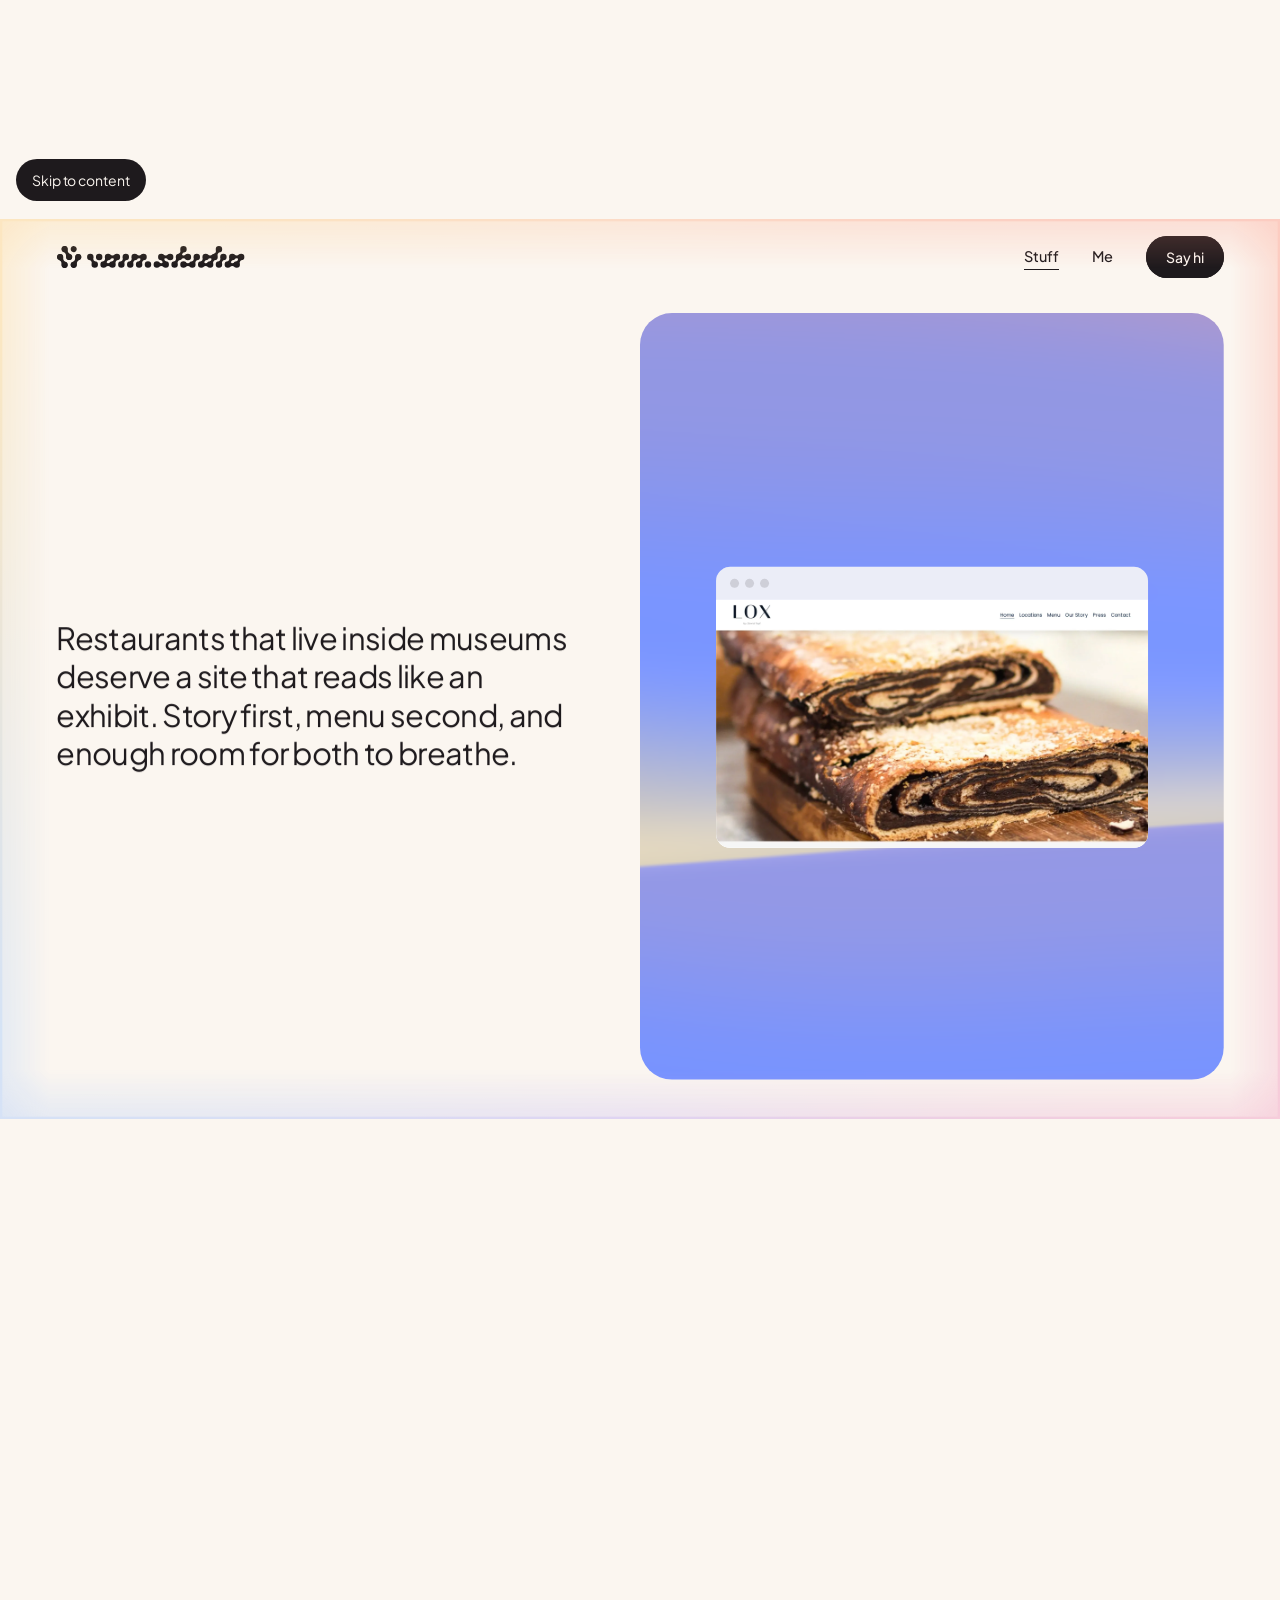
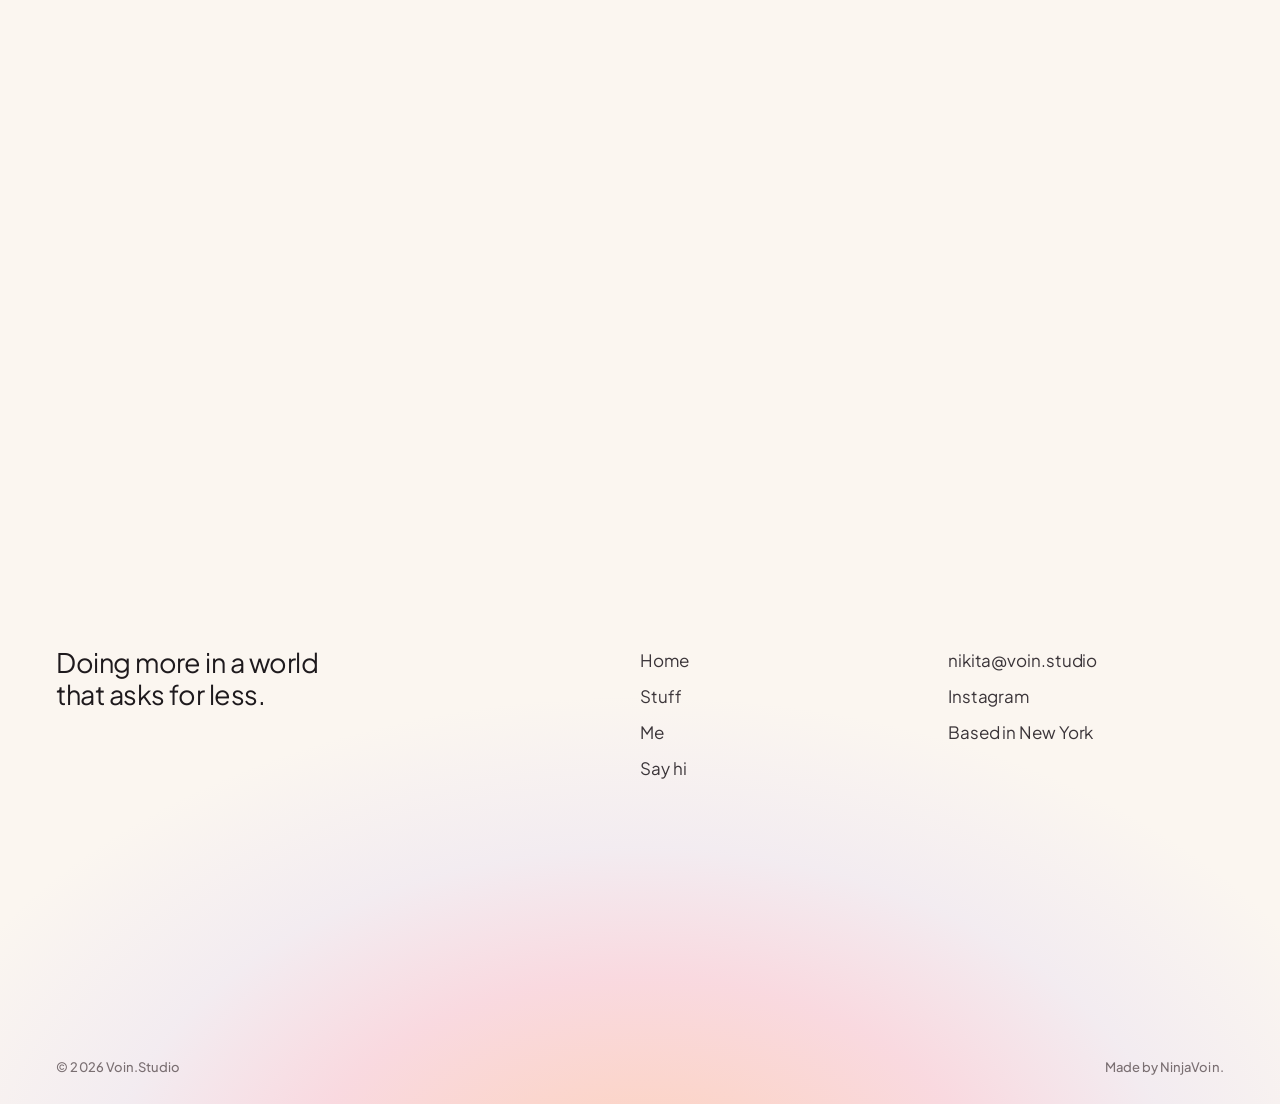
<file: work-lox-new-york.html>
<!DOCTYPE html>
<html lang="en">
<head>
<meta charset="utf-8">
<meta name="viewport" content="width=device-width, initial-scale=1, viewport-fit=cover">
<meta name="color-scheme" content="light only">
<style>html{background:#FBF6F0;color-scheme:light}@view-transition{navigation:auto}::view-transition-old(root),::view-transition-new(root){animation:none}html.is-booting body{visibility:hidden;animation:vb 0s 4s forwards}@keyframes vb{to{visibility:visible}}/* the regular mouse is back; the dot stays hidden, the "View" label still follows */
.cur-dot { display: none; }
.mock-body.shot { padding: 0; display: block; position: relative; overflow: hidden; background: #fff; }
.mock-body.shot img { position: absolute; inset: 0; width: 100%; height: 100%; object-fit: cover; object-position: top center; display: block; }
.mock-body.shot .s-m, .mock.phone .mock-body.shot .s-d { display: none; }
.mock.phone .mock-body.shot .s-m { display: block; }
@container (max-aspect-ratio: 9 / 10) { .bt-face .mock-body.shot .s-d { display: none; } .bt-face .mock-body.shot .s-m { display: block; } }
</style>
<title>LOX New York | Voin.Studio</title>
<meta name="description" content="LOX New York. Museum restaurants, told as a story.">
<link rel="canonical" href="https://voin.studio/work-lox-new-york.html">
<meta property="og:type" content="website"><meta property="og:site_name" content="Voin.Studio">
<meta property="og:title" content="LOX New York | Voin.Studio"><meta property="og:description" content="LOX New York. Museum restaurants, told as a story."><meta property="og:url" content="https://voin.studio/work-lox-new-york.html">
<meta property="og:image" content="https://voin.studio/og.jpg"><meta property="og:image:width" content="1200"><meta property="og:image:height" content="630">
<meta name="twitter:card" content="summary_large_image">
<meta name="theme-color" content="#FBF6F0">
<link rel="icon" href="favicon.svg" type="image/svg+xml">
<link rel="icon" href="favicon-48.png" type="image/png" sizes="48x48">
<link rel="apple-touch-icon" href="apple-touch-icon.png">
<script>if(location.protocol!=='file:')[400,500].forEach(function(w){var l=document.createElement('link');l.rel='preload';l.as='font';l.type='font/woff2';l.crossOrigin='';l.href='pjs-'+w+'.woff2';document.head.appendChild(l)})</script>
<script>document.documentElement.classList.add('js','is-booting');try{var _n=performance.getEntriesByType('navigation')[0];if(_n&&(_n.type==='reload'||_n.type==='back_forward'))document.documentElement.classList.add('is-again')}catch(e){}try{if(sessionStorage.getItem('voin:wave')==='1'){document.documentElement.classList.add('is-entering');sessionStorage.removeItem('voin:wave')}}catch(e){}</script>
<style>
@font-face { font-family: 'Plus Jakarta Sans'; font-style: normal; font-weight: 300; font-display: swap; src: url(pjs-300.woff2) format('woff2'), url(https://cdn.jsdelivr.net/npm/@fontsource/plus-jakarta-sans@5.3.0/files/plus-jakarta-sans-latin-300-normal.woff2) format('woff2'); }
@font-face { font-family: 'Plus Jakarta Sans'; font-style: normal; font-weight: 400; font-display: swap; src: url(pjs-400.woff2) format('woff2'), url(https://cdn.jsdelivr.net/npm/@fontsource/plus-jakarta-sans@5.3.0/files/plus-jakarta-sans-latin-400-normal.woff2) format('woff2'); }
@font-face { font-family: 'Plus Jakarta Sans'; font-style: normal; font-weight: 500; font-display: swap; src: url(pjs-500.woff2) format('woff2'), url(https://cdn.jsdelivr.net/npm/@fontsource/plus-jakarta-sans@5.3.0/files/plus-jakarta-sans-latin-500-normal.woff2) format('woff2'); }
@font-face { font-family: 'Plus Jakarta Sans'; font-style: normal; font-weight: 600; font-display: swap; src: url(pjs-600.woff2) format('woff2'), url(https://cdn.jsdelivr.net/npm/@fontsource/plus-jakarta-sans@5.3.0/files/plus-jakarta-sans-latin-600-normal.woff2) format('woff2'); }

/* ═══ Voin.Studio, design system ══════════════════════════════════
   Cream and sunset. One refined sans, a rare serif italic, slow eased
   motion, rounded frames, square page corners. */
@property --a { syntax: '<angle>'; inherits: false; initial-value: 0deg; }
:root {
  --cream: #FBF6F0; --cream-2: #F5EDE4; --cream-3: #EEE3D7;
  --ink: #1E1A1D; --ink-2: #3B3539; --muted: #7A6F72;
  --line: rgba(30,26,29,.12); --line-2: rgba(30,26,29,.2);
  --apricot: #FFB48A; --coral: #FF8C7A; --rose: #F48FB6; --lilac: #B7A2F4;
  --haze: #9EC8FF; --gold: #FFD27A; --orange: #F15822;
  --ease: cubic-bezier(.22,1,.36,1); --ease-io: cubic-bezier(.65,0,.35,1);
  --gutter: clamp(20px, 4.4vw, 72px); --maxw: 1480px;
  --r-frame: 28px; --r-pill: 999px; --hdr: 76px; --r-panel: clamp(26px, 2.6vw, 40px);
  --f-sans: "Plus Jakarta Sans", ui-sans-serif, system-ui, -apple-system, "Segoe UI", sans-serif;
}
*, *::before, *::after { box-sizing: border-box; }
html { -webkit-text-size-adjust: 100%; }
html.lenis, html.lenis body { height: auto; }
.lenis.lenis-smooth { scroll-behavior: auto !important; }
.lenis.lenis-stopped { overflow: hidden; }
body {
  margin: 0; background: var(--cream); color: var(--ink);
  font: 400 17px/1.6 var(--f-sans); letter-spacing: -.005em;
  -webkit-font-smoothing: antialiased; -moz-osx-font-smoothing: grayscale;
  text-rendering: optimizeLegibility; overflow-x: hidden;
}
h1, h2, h3, h4, p, figure, blockquote, ul, ol, dl, dd { margin: 0; }
ul, ol { padding: 0; list-style: none; }
a { color: inherit; }
img, svg { display: block; }
button { font: inherit; color: inherit; }
::selection { background: var(--gold); color: var(--ink); }
:focus-visible { outline: 2px solid var(--ink); outline-offset: 4px; border-radius: 6px; }
.skip { position: fixed; left: 16px; top: -60px; z-index: 400; background: var(--ink); color: var(--cream);
  padding: 10px 16px; border-radius: var(--r-pill); text-decoration: none; font-size: 14px; transition: top .3s var(--ease); }
.skip:focus { top: 16px; }
.sr { position: absolute; width: 1px; height: 1px; overflow: hidden; clip: rect(0 0 0 0); white-space: nowrap; }
.wrap { width: 100%; max-width: var(--maxw); margin: 0 auto; padding-inline: var(--gutter); }

/* ── type ─────────────────────────────────────────────────────── */
.t-hero { font: 400 clamp(52px, 9.6vw, 168px)/.92 var(--f-sans); letter-spacing: -.038em; }
.t-xl { font: 400 clamp(46px, 7.6vw, 128px)/.95 var(--f-sans); letter-spacing: -.042em; }
.t-l { font: 400 clamp(36px, 5.4vw, 88px)/1 var(--f-sans); letter-spacing: -.038em; }
.t-m { font: 400 clamp(28px, 3.4vw, 54px)/1.06 var(--f-sans); letter-spacing: -.03em; }
.t-s { font: 400 clamp(22px, 2.1vw, 32px)/1.2 var(--f-sans); letter-spacing: -.02em; }
.t-lead { font: 400 clamp(19px, 1.5vw, 23px)/1.5 var(--f-sans); letter-spacing: -.012em; color: var(--ink-2); }
.t-body { font: 400 17px/1.65 var(--f-sans); color: var(--ink-2); }
.t-label { font: 500 13px/1.3 var(--f-sans); letter-spacing: .005em; color: var(--muted); }
.muted { color: var(--muted); }

/* ── reveal system: fade and rise, never flicker ─────────────── */
.rv { opacity: 0; transform: translate3d(0, 30px, 0);
  transition: opacity 1.1s var(--ease), transform 1.3s var(--ease); transition-delay: var(--d, 0ms); }
.rv.in { opacity: 1; transform: none; }
.split .ln { display: block; overflow: hidden; padding: .06em 0 .28em; margin: -.06em 0 -.28em; }
.split .ln > span { display: block; transform: translate3d(0, calc(100% + .6em), 0);
  transition: transform 1.3s var(--ease); transition-delay: calc(var(--i, 0) * 85ms + var(--d, 0ms)); }
.split.in .ln > span { transform: none; }
.split:not(.is-split) { opacity: 0; }
html.no-motion .rv, html.no-motion .split, html.no-motion .split .ln > span { opacity: 1 !important; transform: none !important; }

/* ── buttons: a soft glow blooms behind, nothing wipes ─────────── */
@keyframes spinA { to { --a: 360deg; } }
.pill { position: relative; display: inline-flex; align-items: center; gap: 10px; height: 52px; padding: 0 26px;
  border-radius: var(--r-pill); text-decoration: none; font: 500 15px/1 var(--f-sans); letter-spacing: -.005em;
  background: transparent; color: var(--cream); border: 0; cursor: pointer; isolation: isolate;
  -webkit-tap-highlight-color: transparent; transition: color .5s var(--ease), scale .35s var(--ease); }
/* glow first, face second: both sit under the label, the face covers the glow's middle */
.pill::before { content: ""; position: absolute; inset: -2px; z-index: -1; border-radius: inherit; pointer-events: none;
  background: conic-gradient(from var(--a), var(--apricot), var(--coral), var(--rose), var(--lilac), var(--haze), var(--gold), var(--apricot));
  filter: blur(14px); opacity: 0; transform: scale(.8);
  transition: opacity .8s var(--ease), transform 1s var(--ease); animation: spinA 6s linear infinite; }
.pill::after { content: ""; position: absolute; inset: 0; z-index: -1; border-radius: inherit; pointer-events: none;
  background: var(--ink); box-shadow: inset 0 0 0 1px var(--ink);
  transition: background-color .5s var(--ease), box-shadow .5s var(--ease); }
.pill.ghost { color: var(--ink); }
.pill.ghost::after { background: transparent; box-shadow: inset 0 0 0 1px var(--line-2); }
.pill.sm { height: 42px; padding: 0 20px; font-size: 14px; }
@media (hover: hover) {
  .pill:hover::before { opacity: .85; transform: scale(1.08); }
  .pill.ghost:hover::after { background: var(--cream); box-shadow: inset 0 0 0 1px rgba(255,255,255,.7); }
}
.pill:focus-visible::before { opacity: .85; transform: scale(1.08); }
.pill:active { scale: .96; }
.pill:active::before { opacity: 1; transform: scale(1.12); transition-duration: .3s; }
.pill.ghost:active::after { background: var(--cream); }

/* ── header ───────────────────────────────────────────────────── */
.hdr { position: fixed; inset: 0 0 auto 0; z-index: 100; height: var(--hdr);
  display: flex; align-items: center; justify-content: space-between; gap: 24px; padding-inline: var(--gutter);
  transition: transform .9s var(--ease), background-color .5s linear, border-color .5s linear;
  border-bottom: 1px solid transparent; }
.hdr::before { content: ""; position: absolute; z-index: -1; pointer-events: none;
  inset: 0; border-radius: 0; border: 0;
  background: var(--cream);
  opacity: 0; transition: opacity .5s linear; }
.hdr.is-solid::before { opacity: 1; }
.hdr.is-hidden { transform: translate3d(0, -105%, 0); }
.logo { display: inline-flex; align-items: center; color: var(--ink); text-decoration: none; }
.logo svg { height: 24px; width: auto; overflow: visible; }
.nav { display: flex; align-items: center; gap: clamp(20px, 2.6vw, 40px); }
.nav > a:not(.pill) { position: relative; font: 500 14.5px/1 var(--f-sans); text-decoration: none; padding: 6px 0; }
.nav > a:not(.pill)::after { content: ""; position: absolute; left: 0; right: 0; bottom: 0; height: 1px; background: currentColor;
  transform: scaleX(0); transform-origin: right; transition: transform .6s var(--ease); }
.nav > a:not(.pill):hover::after, .nav > a[aria-current="page"]::after { transform: scaleX(1); transform-origin: left; }
.menu-btn { display: none; align-items: center; gap: 10px; height: 44px; padding: 0 18px; border-radius: var(--r-pill);
  border: 1px solid var(--line-2); background: rgba(251,246,240,.6); cursor: pointer; font: 500 14px/1 var(--f-sans); }
.menu-btn i { display: grid; gap: 4px; } .menu-btn i b { display: block; width: 16px; height: 1.5px; background: currentColor; }
@media (max-width: 860px) { .nav { display: none; } .menu-btn { display: inline-flex; } }

/* ── phone menu: the page names are cut out of cream, the sunset shows through ── */
.menu-btn { -webkit-tap-highlight-color: transparent; transition: scale .3s var(--ease), background-color .4s var(--ease), border-color .4s var(--ease); }
.menu-btn:active { scale: .93; background: var(--cream-3); }
.mm { position: fixed; inset: 0; z-index: 120; overflow: hidden; isolation: isolate; background: var(--cream);
  opacity: 0; visibility: hidden; transition: opacity .45s var(--ease), visibility 0s linear .45s; }
.mm.open { opacity: 1; visibility: visible; transition: opacity .45s var(--ease); }
.mm-liq, .mm-liq canvas, .mm-veil { position: absolute; inset: 0; width: 100%; height: 100%; display: block; pointer-events: none; }
.mm-liq { background: linear-gradient(160deg, var(--apricot), var(--rose) 55%, var(--lilac)); }
.mm-close { position: absolute; z-index: 3; top: 16px; right: var(--gutter); }
.mm ul { position: absolute; inset: 0; z-index: 2; margin: 0; padding: 0; list-style: none; pointer-events: none; }
.mm li a { position: absolute; left: 0; top: 0; display: block; pointer-events: auto; border-radius: 22px; color: transparent;
  text-decoration: none; -webkit-tap-highlight-color: transparent; outline: none; }
.mm li a span { position: absolute; width: 1px; height: 1px; overflow: hidden; clip-path: inset(50%); white-space: nowrap; }
.mm li a:focus-visible { box-shadow: 0 0 0 2px var(--ink); }
.mm-foot { position: absolute; z-index: 2; left: 0; right: 0; bottom: max(26px, env(safe-area-inset-bottom));
  padding: 0 var(--gutter); display: flex; justify-content: space-between; gap: 16px;
  opacity: 0; transform: translateY(10px); transition: opacity .6s var(--ease) .35s, transform .8s var(--ease) .35s; }
.mm.open .mm-foot { opacity: 1; transform: none; }
.mm-foot a { text-decoration: none; }

/* ── signature: sunset edge glow (transform-only animation) ──── */
.edge { position: fixed; inset: 0; z-index: 150; pointer-events: none; opacity: var(--glow, .4);
  transition: opacity 1.2s var(--ease);
  -webkit-mask: linear-gradient(90deg, #000 0 1.5px, rgba(0,0,0,.55) 3px, transparent 5.5vmin, transparent calc(100% - 5.5vmin), rgba(0,0,0,.55) calc(100% - 3px), #000 calc(100% - 1.5px)),
                linear-gradient(180deg, #000 0 1.5px, rgba(0,0,0,.55) 3px, transparent 5.5vmin, transparent calc(100% - 5.5vmin), rgba(0,0,0,.55) calc(100% - 3px), #000 calc(100% - 1.5px));
  -webkit-mask-composite: source-over;
  mask: linear-gradient(90deg, #000 0 1.5px, rgba(0,0,0,.55) 3px, transparent 5.5vmin, transparent calc(100% - 5.5vmin), rgba(0,0,0,.55) calc(100% - 3px), #000 calc(100% - 1.5px)),
        linear-gradient(180deg, #000 0 1.5px, rgba(0,0,0,.55) 3px, transparent 5.5vmin, transparent calc(100% - 5.5vmin), rgba(0,0,0,.55) calc(100% - 3px), #000 calc(100% - 1.5px));
  mask-composite: add; }
.edge i { position: absolute; left: 50%; top: 50%; width: 160vmax; height: 160vmax; margin: -80vmax 0 0 -80vmax;
  background: conic-gradient(from 0deg, var(--apricot), var(--coral), var(--rose), var(--lilac), var(--haze), var(--gold), var(--apricot));
  animation: spin 26s linear infinite; will-change: transform; }
@keyframes spin { to { transform: rotate(1turn); } }
html.is-glowing { --glow: 1; }

/* ── signature: wave takeover ────────────────────────────────── */
.wave { position: fixed; inset: 0; z-index: 300; pointer-events: none; visibility: hidden; overflow: hidden; }
.wave .wash { position: absolute; inset: 0; background: var(--cream); opacity: 0; }
.wave b { position: absolute; width: 78vmax; height: 78vmax; border-radius: 50%; filter: blur(70px);
  top: 100%; will-change: transform; }
.wave b:nth-of-type(1) { left: -22vmax; background: var(--apricot); }
.wave b:nth-of-type(2) { left: 10vmax; background: var(--rose); }
.wave b:nth-of-type(3) { left: 40vmax; background: var(--lilac); }
.wave b:nth-of-type(4) { left: 68vmax; background: var(--coral); }
.wave b:nth-of-type(5) { left: 30vmax; background: var(--gold); width: 60vmax; height: 60vmax; }
html.is-entering .wave { visibility: visible; }
html.is-entering .wave .wash { opacity: 1; }
html.is-entering .wave b { transform: translate3d(0, -118vmax, 0) scale(1.3); }

/* ── cursor ───────────────────────────────────────────────────── */
.cur { position: fixed; left: 0; top: 0; z-index: 250; pointer-events: none; opacity: 0; transition: opacity .4s linear; }
.cur.on { opacity: 1; }
.cur-dot { position: absolute; width: 10px; height: 10px; margin: -5px 0 0 -5px; border-radius: 50%; background: var(--ink);
  transition: transform .5s var(--ease), background-color .4s linear; }
.cur-tag { position: absolute; left: 0; top: 0; transform: translate(-50%, -50%) scale(.4); opacity: 0; white-space: nowrap;
  height: 44px; padding: 0 20px; display: flex; align-items: center; gap: 8px; border-radius: var(--r-pill);
  background: var(--ink); color: var(--cream); font: 500 14px/1 var(--f-sans);
  transition: transform .55s var(--ease), opacity .3s linear; }
.cur.is-link .cur-dot { transform: scale(3.2); background: rgba(30,26,29,.12); }
.cur.is-view .cur-dot { transform: scale(0); }
.cur.is-view .cur-tag { opacity: 1; transform: translate(-50%, -50%) scale(1); }
@media (hover: none), (pointer: coarse) { .cur { display: none; } }

/* ── frames: rounded image surfaces with placeholders ────────── */
.frame { position: relative; overflow: hidden; border-radius: var(--r-frame); background: var(--cream-2); isolation: isolate; }
.frame .ph { position: absolute; inset: -9% -2%; background: var(--ph); will-change: transform; }
.frame .grain { position: absolute; inset: 0; pointer-events: none; opacity: .5; mix-blend-mode: soft-light;
  background: radial-gradient(120% 90% at 50% 0%, rgba(255,255,255,.45), transparent 60%); }
.mock { position: absolute; left: 50%; top: 50%; width: min(74%, 980px); aspect-ratio: 16 / 10.4; transform: translate(-50%, -46%);
  border-radius: 14px; background: rgba(255,255,255,.9);
  overflow: hidden; display: grid; grid-template-rows: auto 1fr; transition: transform 1.1s var(--ease); }
.mock-bar { display: flex; gap: 6px; padding: 12px 14px; background: rgba(30,26,29,.035); }
.mock-bar i { width: 9px; height: 9px; border-radius: 50%; background: rgba(30,26,29,.14); }
.mock-body { padding: 6% 7%; display: grid; grid-template-rows: auto 1fr; gap: 6%; }
.mock-nav { display: flex; justify-content: space-between; align-items: center; }
.mock-nav b { display: block; height: 8px; border-radius: 4px; background: rgba(30,26,29,.16); }
.mock-hero { border-radius: 10px; background: var(--ph); position: relative; overflow: hidden; display: flex;
  align-items: flex-end; padding: 6%; }
.mock-hero span { font: 500 clamp(14px, 2vw, 30px)/1 var(--f-sans); letter-spacing: -.015em; word-spacing: .06em; color: #fff;
  text-shadow: 0 2px 24px rgba(60,30,40,.25); }
a:hover .mock, .frame:hover .mock { transform: translate(-50%, -48%) scale(1.015); }
.frame-cap { display: flex; justify-content: space-between; gap: 16px; margin-top: 14px; }

/* ── footer: the sun goes down ──────────────────────────────── */
.ftr { position: relative; overflow: hidden; padding: clamp(80px, 12vw, 160px) 0 28px; background: var(--cream); }
.ftr::before { content: ""; position: absolute; left: 50%; bottom: -48vw; width: 120vw; height: 80vw; transform: translateX(-50%);
  border-radius: 50%; background: radial-gradient(closest-side, rgba(255,180,138,.55), rgba(244,143,182,.28) 45%, rgba(183,162,244,.12) 70%, transparent);
  pointer-events: none; }
.ftr .wrap { position: relative; }
.ftr-top { display: grid; grid-template-columns: minmax(0, 2fr) minmax(0, 1fr) minmax(0, 1fr); gap: 32px; padding-bottom: clamp(48px, 7vw, 96px); }
.ftr-links li + li { margin-top: 8px; }
.ftr a { text-decoration: none; background: linear-gradient(currentColor, currentColor) 0 100% / 0 1px no-repeat; transition: background-size .6s var(--ease); }
.ftr a:hover { background-size: 100% 1px; }
.ftr-sign { max-width: 22ch; }
.ftr-word { width: 100%; color: var(--ink); }
.ftr-word svg { width: 100%; height: auto; }
.ftr-base { display: flex; justify-content: space-between; gap: 16px; margin-top: 22px; }
@media (max-width: 860px) { .ftr-top { grid-template-columns: 1fr 1fr; } .ftr-sign { grid-column: 1 / -1; } }

/* ── shared sections ─────────────────────────────────────────── */
.sec { padding-block: clamp(96px, 13vw, 200px); }
.page-hero { padding-top: calc(var(--hdr) + clamp(64px, 11vw, 168px)); padding-bottom: clamp(56px, 8vw, 120px); }
.page-hero .t-lead { max-width: 38ch; margin-top: clamp(24px, 3vw, 40px); }
.rule { height: 1px; background: var(--line); }

.cta { text-align: center; }
.cta .t-l { max-width: 14ch; margin: 0 auto; }
.cta .row { display: flex; gap: 14px; justify-content: center; flex-wrap: wrap; margin-top: clamp(32px, 4vw, 48px); }

@media (prefers-reduced-motion: reduce) {
  .edge i { animation: none; }
  *, *::before, *::after { transition-duration: .01ms !important; animation-duration: .01ms !important; }
}



.wave b { filter: none; background: none !important; }
.wave b::before { content: ""; position: absolute; inset: -25%; border-radius: 50%;
  background: radial-gradient(closest-side, var(--c) 43%, color-mix(in srgb, var(--c) 50%, transparent) 66%, transparent 88%); }
.wave b:nth-of-type(1) { --c: var(--apricot); } .wave b:nth-of-type(2) { --c: var(--rose); } .wave b:nth-of-type(3) { --c: var(--lilac); }
.wave b:nth-of-type(4) { --c: var(--coral); } .wave b:nth-of-type(5) { --c: var(--gold); }
.wave::after { content: ""; position: absolute; inset: 0; z-index: 2; background: var(--cream); opacity: var(--w2, 0); }
html.is-entering .wave { --w2: 1; }
html.is-entering .wave b { transform: translate3d(0, -240vmax, 0) scale(1.55); }
html body .pill::before, html body .glow-row::before, html body .bt::before { animation-play-state: paused; }
html body .pill:hover::before, html body .pill:focus-visible::before, html body .pill:active::before,
html body .glow-row:hover::before, html body .glow-row:focus-visible::before,
html body .bt:hover::before, html body .bt:focus-visible::before { animation-play-state: running; }
/* ── glow rows: a gradient ring traces the row, a bloom follows the pointer ── */
.glow-row { position: relative; isolation: isolate; text-decoration: none; -webkit-tap-highlight-color: transparent;
  transition: scale .4s var(--ease); }
.glow-row::before { content: ""; position: absolute; inset: 6px 0; z-index: -1; border-radius: 26px; padding: 1.5px; pointer-events: none;
  background: conic-gradient(from var(--a), var(--apricot), var(--coral), var(--rose), var(--lilac), var(--haze), var(--gold), var(--apricot));
  -webkit-mask: linear-gradient(#000 0 0) content-box, linear-gradient(#000 0 0); -webkit-mask-composite: xor;
  mask: linear-gradient(#000 0 0) content-box, linear-gradient(#000 0 0); mask-composite: exclude;
  opacity: 0; transition: opacity .9s var(--ease); animation: spinA 7s linear infinite; }
.glow-row::after { content: ""; position: absolute; z-index: -2; left: var(--mx, 22%); top: var(--my, 50%);
  width: min(560px, 80%); aspect-ratio: 2.2; border-radius: 50%; pointer-events: none;
  transform: translate(-50%, -50%) scale(.55); opacity: 0; filter: blur(22px);
  background: radial-gradient(closest-side, rgba(255,180,138,.6), rgba(244,143,182,.36) 46%, rgba(183,162,244,.16) 72%, transparent);
  transition: opacity .9s var(--ease), transform 1.1s var(--ease), left .9s var(--ease), top .9s var(--ease); }
@media (hover: hover) {
  .glow-row:hover::before { opacity: 1; }
  .glow-row:hover::after { opacity: 1; transform: translate(-50%, -50%) scale(1); }
}
.glow-row:focus-visible { outline: none; }
.glow-row:focus-visible::before { opacity: 1; }
.glow-row:focus-visible::after { opacity: 1; transform: translate(-50%, -50%) scale(1); }
.glow-row:active { scale: .985; }
.glow-row:active::before { opacity: 1; transition-duration: .25s; }
.glow-row:active::after { opacity: 1; transform: translate(-50%, -50%) scale(1); transition-duration: .3s; }
.glow-row .arr { width: 22px; height: 22px; transition: transform .8s var(--ease); }
@media (hover: hover) { .glow-row:hover .arr { transform: translateX(6px); } }

/* lists keep their hairlines; the ring sits inside them */
.rows { border-top: 1px solid var(--line); }
.rows > li { border-bottom: 1px solid var(--line); }

.cta-sec { text-align: center; }
.cta-sec .t-l { max-width: 13ch; margin: 0 auto; }
.cta-sec .row { display: flex; gap: 14px; justify-content: center; flex-wrap: wrap; margin-top: clamp(32px, 4vw, 48px); }
.nav > a:not(.pill) { -webkit-tap-highlight-color: transparent; }

/* over anything clickable the dot sinks into it, and the thing itself answers */
.cur-dot { transition: transform .32s cubic-bezier(.2,.8,.2,1), opacity .32s linear, background-color .3s linear; }
.cur.is-link .cur-dot { transform: translate(var(--dx, 0px), var(--dy, 0px)) scale(0); opacity: 0; background: var(--ink); }
html.has-cur a:not(.pill):not([data-cursor]):not(.logo):hover { opacity: .6; }
html.has-cur a:not(.pill):not([data-cursor]) { transition: opacity .25s linear; }
html.has-cur .pill { transition: scale .35s cubic-bezier(.2,.8,.2,1); }
html.has-cur .pill:hover { scale: 1.05; }
.t-hero, .t-xl, .t-l, .t-m, .t-s { text-wrap: balance; }
.t-lead, .t-body { text-wrap: pretty; }


/* ═══ inner pages: one stage, a cream veil with holes over one liquid ═══ */
:root { --bar: 0px; }
@supports (height: 100lvh) { :root { --bar: calc(100lvh - 100svh); } }
.ps-veil, .vprobe { display: none; }
.prog, html.js .prog { display: none !important; }
.ps-media { position: relative; height: 44vh; background: #F6C9A9; overflow: hidden; border-radius: 0 0 var(--r-panel) var(--r-panel); }
.liq, .liq canvas { position: absolute; inset: 0; width: 100%; height: 100%; display: block; }
.ps-h1 { font: 400 clamp(52px, 9.6vw, 168px)/.92 var(--f-sans); letter-spacing: -.045em; padding: clamp(40px, 6vw, 80px) var(--gutter) 0; max-width: var(--maxw); margin: 0 auto; text-wrap: balance; }
.sc { position: relative; padding: clamp(48px, 7vw, 110px) var(--gutter) 0; max-width: var(--maxw); margin: 0 auto; }
.sc:last-of-type { padding-bottom: clamp(48px, 7vw, 110px); }
.big { font: 400 clamp(40px, 6vw, 108px)/.98 var(--f-sans); letter-spacing: -.045em; text-wrap: balance; }
.stm { font: 400 clamp(24px, 2.4vw, 36px)/1.25 var(--f-sans); letter-spacing: -.022em; text-wrap: pretty; }
.lead2 { font: 400 clamp(18px, 1.6vw, 24px)/1.45 var(--f-sans); letter-spacing: -.014em; color: var(--ink); text-wrap: pretty; }
.sc-title2 { font: 400 clamp(28px, 3.4vw, 54px)/1.06 var(--f-sans); letter-spacing: -.03em; }
.cta-line { font: 400 clamp(44px, min(7.2vw, 13vh), 124px)/.96 var(--f-sans); letter-spacing: -.045em; text-wrap: balance; max-width: 12ch; margin: 0 auto; }
.cta-row { display: flex; gap: 14px; justify-content: center; flex-wrap: wrap; margin-top: clamp(24px, 3.4vw, 40px); }
.sc-cta { text-align: center; }
.win { position: relative; border-radius: 26px; overflow: hidden; background: var(--ph, #F6C9A9); aspect-ratio: 16 / 10; margin-top: 24px; }
.win .mock { width: 74%; }
.win .mock.phone { width: min(34%, 240px); aspect-ratio: 9 / 18.5; border-radius: 28px; transform: translate(-50%, -50%); }
.win .mock.phone .mock-body { padding: 14% 10%; gap: 5%; }
a.inline { text-decoration: none; background: linear-gradient(currentColor, currentColor) 0 100% / 100% 1.5px no-repeat; padding-bottom: 1px; }
@media (prefers-reduced-motion: no-preference) {
  html.js .ps-stage { height: calc(var(--units, 6) * 100vh); height: calc(var(--units, 6) * 100svh); }
  html.js .ps-pin { position: sticky; top: 0; height: 100vh; height: 100lvh; overflow: hidden; background: var(--cream); }
  html.js .vprobe { display: block; position: absolute; left: 0; top: 0; width: 1px; height: 100vh; height: 100svh; visibility: hidden; pointer-events: none; }
  html.js .ps-media { position: absolute; inset: 0; height: auto; border-radius: 0; background: none; }
  html.js .liq { background: #F6C9A9; opacity: 0; transition: opacity 1.6s var(--ease); }
  html.js .liq.on { opacity: 1; }
  html.js .ps-veil { display: block; position: absolute; inset: 0; width: 100%; height: 100%; z-index: 1; pointer-events: none; }
  html.js .ps-h1 { position: absolute; width: 1px; height: 1px; overflow: hidden; clip: rect(0 0 0 0); white-space: nowrap; margin: 0; padding: 0; }
  html.js .sc { position: absolute; inset: 0 0 var(--bar) 0; padding: 0; max-width: none; margin: 0; visibility: hidden; z-index: 5; }
  html.js .abs { position: absolute; left: 0; top: 0; margin: 0; will-change: transform, opacity; }
  html.js .win { position: absolute; left: 0; top: 0; margin: 0; background: none; aspect-ratio: auto; border-radius: 0; overflow: visible; }
  html.js .sc-cta { display: flex; flex-direction: column; justify-content: center; align-items: center; padding: 0 var(--gutter); }
  html.js .sc-cta .pill.ghost::after { background: rgba(251,246,240,.55); box-shadow: inset 0 0 0 1px rgba(255,255,255,.7); }
  html.js .prog { display: block; position: absolute; left: 50%; bottom: calc(var(--bar) + 16px); width: 88px; height: 4px; margin-left: -44px; border-radius: 4px;
    background: rgba(30,26,29,.1); overflow: hidden; z-index: 6; }
  html.js .prog i { position: absolute; inset: 0; border-radius: inherit; transform-origin: 0 50%; transform: scaleX(0);
    background: linear-gradient(90deg, var(--apricot), var(--rose), var(--lilac)); }
}

.cs-lead { max-width: 40ch; margin-top: 16px; }
.cs-story { max-width: 30ch; }
.g-type { position: absolute; inset: 0; display: grid; place-items: center; text-align: center; padding: 8%;
  font: 400 clamp(32px, 5vw, 88px)/.95 var(--f-sans); color: #fff; letter-spacing: -.042em; text-shadow: 0 4px 40px rgba(60,30,40,.25); }
.nx { display: flex; align-items: center; gap: .3em; text-decoration: none; }
.nx .arr { width: .7em; height: .7em; flex: none; }
@media (prefers-reduced-motion: no-preference) {
  html.js .cs-lead { max-width: none; margin: 0; }
  html.js .cs-story { max-width: none; }
  html.js .sc-next { display: flex; align-items: center; justify-content: center; padding: 0 var(--gutter); }
  html.js .nx { position: relative; font: 400 clamp(40px, min(6.6vw, 12vh), 116px)/1 var(--f-sans); letter-spacing: -.045em; text-align: center; justify-content: center; flex-wrap: wrap; }
  html.js .win .g-type { font-size: var(--gt, 48px); }
}
.g-c { position: absolute; inset: 0; opacity: 0; }
.g-a .mock-hero span { font-size: 11px; }
html:not(.js) .g-c, html.no-motion .g-c { display: none; }
</style>
</head>
<body>
<svg width="0" height="0" style="position:absolute" aria-hidden="true" focusable="false"><defs><path id="vw" d="M22.211 37.684A11 11 0 1 1 0.211 37.684A11 11 0 1 1 22.211 37.684ZM52.531 37.684A11 11 0 1 1 30.531 37.684A11 11 0 1 1 52.531 37.684ZM67.69 63.942A11 11 0 1 1 45.69 63.942A11 11 0 1 1 67.69 63.942ZM128.329 63.942A11 11 0 1 1 106.329 63.942A11 11 0 1 1 128.329 63.942ZM158.648 63.942A11 11 0 1 1 136.648 63.942A11 11 0 1 1 158.648 63.942ZM249.606 63.942A11 11 0 1 1 227.606 63.942A11 11 0 1 1 249.606 63.942ZM310.245 63.942A11 11 0 1 1 288.245 63.942A11 11 0 1 1 310.245 63.942ZM340.564 63.942A11 11 0 1 1 318.564 63.942A11 11 0 1 1 340.564 63.942ZM401.203 63.942A11 11 0 1 1 379.203 63.942A11 11 0 1 1 401.203 63.942ZM461.842 63.942A11 11 0 1 1 439.842 63.942A11 11 0 1 1 461.842 63.942ZM492.161 63.942A11 11 0 1 1 470.161 63.942A11 11 0 1 1 492.161 63.942ZM219.287 63.942A11 11 0 1 1 197.287 63.942A11 11 0 1 1 219.287 63.942ZM37.371 63.942A11 11 0 1 1 15.371 63.942A11 11 0 1 1 37.371 63.942ZM82.85 37.684A11 11 0 1 1 60.85 37.684A11 11 0 1 1 82.85 37.684ZM98.01 63.942A11 11 0 1 1 76.01 63.942A11 11 0 1 1 98.01 63.942ZM143.489 37.684A11 11 0 1 1 121.489 37.684A11 11 0 1 1 143.489 37.684ZM113.169 37.684A11 11 0 1 1 91.169 37.684A11 11 0 1 1 113.169 37.684ZM173.808 37.684A11 11 0 1 1 151.808 37.684A11 11 0 1 1 173.808 37.684ZM279.926 63.942A11 11 0 1 1 257.926 63.942A11 11 0 1 1 279.926 63.942ZM204.127 37.684A11 11 0 1 1 182.127 37.684A11 11 0 1 1 204.127 37.684ZM325.405 37.684A11 11 0 1 1 303.405 37.684A11 11 0 1 1 325.405 37.684ZM264.766 37.684A11 11 0 1 1 242.766 37.684A11 11 0 1 1 264.766 37.684ZM370.884 63.942A11 11 0 1 1 348.884 63.942A11 11 0 1 1 370.884 63.942ZM188.968 63.942A11 11 0 1 1 166.968 63.942A11 11 0 1 1 188.968 63.942ZM340.564 11.427A11 11 0 1 1 318.564 11.427A11 11 0 1 1 340.564 11.427ZM355.724 37.684A11 11 0 1 1 333.724 37.684A11 11 0 1 1 355.724 37.684ZM416.363 37.684A11 11 0 1 1 394.363 37.684A11 11 0 1 1 416.363 37.684ZM431.522 63.942A11 11 0 1 1 409.522 63.942A11 11 0 1 1 431.522 63.942ZM295.085 37.684A11 11 0 1 1 273.085 37.684A11 11 0 1 1 295.085 37.684ZM386.043 37.684A11 11 0 1 1 364.043 37.684A11 11 0 1 1 386.043 37.684ZM477.001 37.684A11 11 0 1 1 455.001 37.684A11 11 0 1 1 477.001 37.684ZM446.682 37.684A11 11 0 1 1 424.682 37.684A11 11 0 1 1 446.682 37.684ZM507.321 37.684A11 11 0 1 1 485.321 37.684A11 11 0 1 1 507.321 37.684ZM522.481 63.942A11 11 0 1 1 500.481 63.942A11 11 0 1 1 522.481 63.942ZM461.842 11.427A11 11 0 1 1 439.842 11.427A11 11 0 1 1 461.842 11.427ZM537.64 37.684A11 11 0 1 1 515.64 37.684A11 11 0 1 1 537.64 37.684ZM21.921 40.194A11.151 11.151 0 0 0 29.553 53.412L15.661 61.433A11.151 11.151 0 0 0 8.029 48.214ZM53.508 53.412A11.151 11.151 0 0 0 61.14 40.194L75.032 48.214A11.151 11.151 0 0 0 67.4 61.433ZM64.218 55.921A11.151 11.151 0 0 0 79.482 55.921L79.482 71.962A11.151 11.151 0 0 0 64.218 71.962ZM114.147 53.412A11.151 11.151 0 0 0 121.779 40.194L135.671 48.214A11.151 11.151 0 0 0 128.039 61.433ZM144.466 53.412A11.151 11.151 0 0 0 152.098 40.194L165.99 48.214A11.151 11.151 0 0 0 158.358 61.433ZM246.134 55.921A11.151 11.151 0 0 0 261.398 55.921L261.398 71.962A11.151 11.151 0 0 0 246.134 71.962ZM296.063 53.412A11.151 11.151 0 0 0 303.695 40.194L317.587 48.214A11.151 11.151 0 0 0 309.955 61.433ZM337.092 55.921A11.151 11.151 0 0 0 352.356 55.921L352.356 71.962A11.151 11.151 0 0 0 337.092 71.962ZM387.021 53.412A11.151 11.151 0 0 0 394.653 40.194L408.545 48.214A11.151 11.151 0 0 0 400.913 61.433ZM397.731 55.921A11.151 11.151 0 0 0 412.994 55.921L412.994 71.962A11.151 11.151 0 0 0 397.731 71.962ZM447.66 53.412A11.151 11.151 0 0 0 455.292 40.194L469.183 48.214A11.151 11.151 0 0 0 461.552 61.433ZM477.979 53.412A11.151 11.151 0 0 0 485.611 40.194L499.503 48.214A11.151 11.151 0 0 0 491.871 61.433ZM488.689 55.921A11.151 11.151 0 0 0 503.952 55.921L503.952 71.962A11.151 11.151 0 0 0 488.689 71.962ZM79.378 29.664A11.151 11.151 0 0 0 94.641 29.664L94.641 45.705A11.151 11.151 0 0 0 79.378 45.705ZM83.828 53.412A11.151 11.151 0 0 0 91.459 40.194L105.351 48.214A11.151 11.151 0 0 0 97.72 61.433ZM170.336 29.664A11.151 11.151 0 0 0 185.599 29.664L185.599 45.705A11.151 11.151 0 0 0 170.336 45.705ZM258.216 61.433A11.151 11.151 0 0 0 250.584 48.214L264.476 40.194A11.151 11.151 0 0 0 272.108 53.412ZM196.309 48.214A11.151 11.151 0 0 0 188.678 61.433L174.786 53.412A11.151 11.151 0 0 0 182.417 40.194ZM311.223 27.155A11.151 11.151 0 0 0 318.854 13.936L332.746 21.957A11.151 11.151 0 0 0 325.115 35.175ZM321.933 29.664A11.151 11.151 0 0 0 337.196 29.664L337.196 45.705A11.151 11.151 0 0 0 321.933 45.705ZM261.294 29.664A11.151 11.151 0 0 0 276.557 29.664L276.557 45.705A11.151 11.151 0 0 0 261.294 45.705ZM356.702 53.412A11.151 11.151 0 0 0 364.333 40.194L378.225 48.214A11.151 11.151 0 0 0 370.594 61.433ZM412.891 29.664A11.151 11.151 0 0 0 428.154 29.664L428.154 45.705A11.151 11.151 0 0 0 412.891 45.705ZM417.341 53.412A11.151 11.151 0 0 0 424.972 40.194L438.864 48.214A11.151 11.151 0 0 0 431.232 61.433ZM432.5 27.155A11.151 11.151 0 0 0 440.132 13.936L454.024 21.957A11.151 11.151 0 0 0 446.392 35.175ZM503.849 29.664A11.151 11.151 0 0 0 519.112 29.664L519.112 45.705A11.151 11.151 0 0 0 503.849 45.705ZM508.299 53.412A11.151 11.151 0 0 0 515.93 40.194L529.822 48.214A11.151 11.151 0 0 0 522.19 61.433ZM67.639 55.482A2.5 2.5 0 0 0 69.491 58.689A11.151 11.151 0 0 1 67.15 57.903A11.151 11.151 0 0 1 67.639 55.482ZM256.125 58.689A2.5 2.5 0 0 0 257.977 55.482A11.151 11.151 0 0 1 258.466 57.903A11.151 11.151 0 0 1 256.125 58.689ZM401.152 55.482A2.5 2.5 0 0 0 403.004 58.689A11.151 11.151 0 0 1 400.663 57.903A11.151 11.151 0 0 1 401.152 55.482ZM492.11 55.482A2.5 2.5 0 0 0 493.962 58.689A11.151 11.151 0 0 1 491.621 57.903A11.151 11.151 0 0 1 492.11 55.482ZM89.369 42.937A11.151 11.151 0 0 1 91.71 43.723A11.151 11.151 0 0 1 91.22 46.144A2.5 2.5 0 0 0 89.369 42.937ZM180.327 42.937A11.151 11.151 0 0 1 182.668 43.723A11.151 11.151 0 0 1 182.178 46.144A2.5 2.5 0 0 0 180.327 42.937ZM264.715 46.144A11.151 11.151 0 0 1 264.226 43.723A11.151 11.151 0 0 1 266.567 42.937A2.5 2.5 0 0 0 264.715 46.144ZM325.354 29.225A2.5 2.5 0 0 0 327.205 32.432A11.151 11.151 0 0 1 324.864 31.646A11.151 11.151 0 0 1 325.354 29.225ZM422.881 42.937A11.151 11.151 0 0 1 425.222 43.723A11.151 11.151 0 0 1 424.733 46.144A2.5 2.5 0 0 0 422.881 42.937ZM513.84 42.937A11.151 11.151 0 0 1 516.181 43.723A11.151 11.151 0 0 1 515.691 46.144A2.5 2.5 0 0 0 513.84 42.937Z"/></defs></svg>
<a class="skip" href="#main">Skip to content</a>
<div class="edge" aria-hidden="true"><i></i></div>
<div class="wave" aria-hidden="true"><div class="wash"></div><b></b><b></b><b></b><b></b><b></b></div>
<div class="cur" aria-hidden="true"><div class="cur-dot"></div><div class="cur-tag"><span>View</span></div></div>
<header class="hdr">
  <a class="logo" href="index.html" aria-label="Voin.Studio, home"><svg viewBox="0 0 644.2 82" aria-hidden="true" fill="currentColor"><g class="mk" transform="translate(45 41) scale(.34)"><path d="M-42.59 109.47C-37.04 108.87 -31.86 106.83 -27.3 103.45C-25.83 102.36 -23.18 99.79 -21.99 98.29C-17.6 92.77 -15.26 86.1 -15.26 79.11C-15.26 74.2 -16.36 69.69 -18.64 65.24C-20.32 61.96 -22.4 59.35 -25.6 56.53C-28.22 54.22 -30.47 52.57 -36.88 48.25C-43.15 44.04 -44.31 43.22 -46.13 41.8C-53.95 35.7 -57.07 30.8 -58.78 21.98C-59.41 18.72 -59.63 16.59 -60.2 8.12C-60.76 -0.19 -60.97 -2.16 -61.69 -5.81C-63.02 -12.55 -65.59 -17.36 -70.31 -21.92C-72.72 -24.25 -75.03 -25.89 -77.9 -27.3C-82.19 -29.4 -86.6 -30.42 -91.42 -30.42C-96.24 -30.42 -100.19 -29.52 -104.55 -27.43C-112.79 -23.48 -118.67 -16.31 -120.91 -7.44C-121.55 -4.89 -121.8 -2.81 -121.8 0.07C-121.8 3.63 -121.39 6.23 -120.32 9.52C-118.71 14.45 -116.14 18.38 -112.03 22.16C-109.31 24.66 -106.87 26.46 -99.31 31.54C-91.96 36.47 -89.71 38.16 -86.88 40.88C-81.1 46.45 -78.77 51.78 -77.57 62.23C-77.49 62.92 -77.2 66.7 -76.93 70.63C-76.25 80.45 -75.87 83.47 -74.82 87.5C-73.13 93.94 -69.44 99.4 -64.01 103.5C-59.57 106.84 -53.84 109.05 -48.37 109.52C-47.06 109.64 -43.85 109.61 -42.59 109.47ZM50.4 109.27C59.31 107.78 66.96 102.71 71.58 95.24C73.51 92.12 74.6 89.18 75.45 84.79C76.19 81.02 76.37 79.32 77 69.93C77.45 63.45 77.68 61.03 78.13 58.38C79.38 51.06 81.45 46.56 85.58 42.19C88.42 39.18 91.66 36.68 99.68 31.29C102.64 29.3 105.64 27.26 106.33 26.76C111.35 23.15 114.76 19.88 116.99 16.52C119.08 13.38 120.59 9.6 121.36 5.58C122.95 -2.66 120.85 -11.56 115.71 -18.41C114.62 -19.86 112.09 -22.47 110.67 -23.61C101.23 -31.2 88.53 -32.58 77.79 -27.21C72.98 -24.8 68.98 -21.26 66.04 -16.8C63.84 -13.47 62.53 -10.06 61.61 -5.32C60.98 -2.04 60.77 0.07 60.2 8.54C59.65 16.66 59.43 18.78 58.79 22.12C57.51 28.76 55.43 32.96 51.28 37.26C48.3 40.34 45.74 42.31 37.43 47.9C27.91 54.29 24.85 56.76 21.71 60.55C17.85 65.22 15.53 71.57 15.3 78.12C14.82 92.14 23.91 104.61 37.47 108.49C38.74 108.86 41.44 109.37 42.91 109.53C44.13 109.66 49.11 109.49 50.4 109.27ZM4.19 30.16C10.5 29.32 16.49 26.4 21.12 21.92C25.3 17.86 28.06 13.16 29.47 7.64C30.76 2.62 30.78 -2.68 29.54 -7.51C28.57 -11.27 26.87 -14.87 24.74 -17.71C21.7 -21.75 18.36 -24.51 8.27 -31.29C0.01 -36.85 -2.89 -39.08 -5.72 -42.08C-9.97 -46.57 -12.03 -51.01 -13.29 -58.38C-13.73 -60.95 -13.98 -63.59 -14.49 -71C-14.99 -78.24 -15.23 -80.73 -15.69 -83.44C-16.92 -90.63 -19.29 -95.62 -23.66 -100.16C-28.42 -105.1 -34.21 -108.13 -41.15 -109.3C-43.45 -109.69 -48.33 -109.65 -50.73 -109.22C-57.2 -108.07 -62.65 -105.24 -67.21 -100.67C-69.93 -97.94 -71.94 -95.06 -73.41 -91.77C-77.16 -83.37 -77.04 -74.04 -73.08 -65.87C-70.86 -61.27 -67.65 -57.69 -61.98 -53.43C-60.81 -52.56 -57.2 -50.06 -53.97 -47.89C-45.66 -42.3 -43.09 -40.32 -40.11 -37.22C-35.97 -32.92 -33.91 -28.77 -32.63 -22.12C-31.99 -18.79 -31.77 -16.62 -31.22 -8.61C-30.72 -1.18 -30.6 0.11 -30.17 3.03C-29.74 5.91 -29.24 8.17 -28.54 10.29C-26.21 17.4 -20.72 23.65 -13.72 27.16C-8.05 30 -2.11 30.99 4.19 30.16ZM48.93 -48.87C54.54 -49.5 59.97 -51.7 64.47 -55.14C65.68 -56.07 67.92 -58.25 69.11 -59.68C72.52 -63.76 74.79 -68.68 75.76 -74.13C76.19 -76.57 76.23 -81.55 75.83 -83.91C74.97 -89.05 72.71 -94.19 69.57 -98.14C66.91 -101.5 63.03 -104.59 59.15 -106.47C56.26 -107.87 53.47 -108.76 50.4 -109.27C48.54 -109.58 44.65 -109.69 42.77 -109.49C32.12 -108.35 23.07 -102.08 18.41 -92.6C15.12 -85.91 14.39 -78.16 16.38 -70.99C19.28 -60.56 27.51 -52.48 38.07 -49.71C39.48 -49.34 41.55 -48.96 42.98 -48.82C44.09 -48.7 47.76 -48.73 48.93 -48.87Z"/></g><g transform="translate(106 3)"><use href="#vw"/></g></svg></a>
  <nav class="nav" aria-label="Primary">
    <a href="stuff.html" aria-current="page">Stuff</a><a href="me.html">Me</a>
    <a class="pill sm" href="say-hi.html">Say hi</a>
  </nav>
  <button class="menu-btn" aria-expanded="false" aria-controls="mm"><i><b></b><b></b></i>Menu</button>
</header>
<div class="mm" id="mm" aria-hidden="true">
  <div class="mm-liq" aria-hidden="true"><canvas></canvas></div>
  <svg class="mm-veil" preserveAspectRatio="none" aria-hidden="true" focusable="false"><defs><mask id="mm-m" maskUnits="userSpaceOnUse" x="0" y="0">
    <rect class="mm-all" x="0" y="0" fill="#fff"/><path class="mm-w" fill="#000"/><path class="mm-w" fill="#000"/><path class="mm-w" fill="#000"/><path class="mm-w" fill="#000"/><circle class="mm-dot" fill="#000" r="0"/>
  </mask></defs><rect class="mm-cream" x="0" y="0" fill="#FBF6F0" mask="url(#mm-m)"/></svg>
  <button class="menu-btn mm-close" style="display:inline-flex">Close</button>
  <ul><li><a href="index.html"><span>Home</span></a></li><li><a href="stuff.html" aria-current="page"><span>Stuff</span></a></li><li><a href="me.html"><span>Me</span></a></li><li><a href="say-hi.html"><span>Say hi</span></a></li></ul>
  <div class="mm-foot t-label"><a href="mailto:nikita@voin.studio">nikita@voin.studio</a><a href="https://instagram.com/ninjavoin" target="_blank" rel="noopener">Instagram</a></div>
</div>
<main id="main">

<section class="ps-stage ps-cs" aria-label="LOX New York">
  <div class="ps-pin">
    <div class="vprobe" aria-hidden="true"></div>
    <div class="ps-media"><div class="liq"><canvas id="liquid" aria-hidden="true"></canvas></div></div>
    <svg class="ps-veil" preserveAspectRatio="none" aria-hidden="true" focusable="false"><defs>
      <mask id="ps-m" maskUnits="userSpaceOnUse" x="0" y="0">
        <rect class="v-all" x="0" y="0" fill="#fff"/>
        <path class="v-letters" fill="#000" d=""/>
        <g class="v-holes"><rect fill="#000" width="0" height="0"/><rect fill="#000" width="0" height="0"/><rect fill="#000" width="0" height="0"/></g>
        <rect class="v-end" fill="#000" width="0" height="0"/>
      </mask></defs>
      <rect class="v-cream" x="0" y="0" fill="#FBF6F0" mask="url(#ps-m)"/>
    </svg>
    <h1 class="ps-h1">LOX New York</h1>
    <div class="sc sc-hero"><p class="lead2 cs-lead abs">Museum restaurants, told as a story. See it live at <a class="inline" href="https://www.loxnewyork.com/story" target="_blank" rel="noopener">loxnewyork.com</a>.</p></div>
    <div class="sc sc-main"><div class="win cs-main" style="--ph:radial-gradient(80% 90% at 14% 14%,#9EC8FF 0,transparent 60%),radial-gradient(80% 80% at 92% 84%,#F48FB6 0,transparent 60%),linear-gradient(170deg,#B7A2F4,#FFB48A)"><div class="cs-mock"><div class="mock"><div class="mock-bar"><i></i><i></i><i></i></div><div class="mock-body shot"><img class="s-d" src="shot-lox-new-york.webp" alt="LOX New York website" width="1920" height="1248" loading="lazy" decoding="async"><img class="s-m" src="shot-lox-new-york-phone.webp" alt="LOX New York website on a phone" width="600" height="1234" loading="lazy" decoding="async"></div></div></div><div class="g-c"><div class="mock"><div class="mock-bar"><i></i><i></i><i></i></div><div class="mock-body shot"><img class="s-d" src="shot-lox-new-york.webp" alt="LOX New York website" width="1920" height="1248" loading="lazy" decoding="async"><img class="s-m" src="shot-lox-new-york-phone.webp" alt="LOX New York website on a phone" width="600" height="1234" loading="lazy" decoding="async"></div></div></div></div></div>
    <div class="sc sc-story"><p class="stm cs-story abs">Restaurants that live inside museums deserve a site that reads like an exhibit. Story first, menu second, and enough room for both to breathe.</p></div>
    <div class="sc sc-gal">
      <div class="win g-a" style="--ph:radial-gradient(80% 90% at 14% 14%,#9EC8FF 0,transparent 60%),radial-gradient(80% 80% at 92% 84%,#F48FB6 0,transparent 60%),linear-gradient(170deg,#B7A2F4,#FFB48A)"><div class="mock phone"><div class="mock-bar"><i></i><i></i><i></i></div><div class="mock-body shot"><img class="s-d" src="shot-lox-new-york.webp" alt="LOX New York website" width="1920" height="1248" loading="lazy" decoding="async"><img class="s-m" src="shot-lox-new-york-phone.webp" alt="LOX New York website on a phone" width="600" height="1234" loading="lazy" decoding="async"></div></div></div>
      <div class="win g-b" style="--ph:radial-gradient(80% 90% at 14% 14%,#9EC8FF 0,transparent 60%),radial-gradient(80% 80% at 92% 84%,#F48FB6 0,transparent 60%),linear-gradient(170deg,#B7A2F4,#FFB48A)"><span class="g-type">LOX New York</span></div>
    </div>
    <div class="sc sc-next"><a class="nx" href="work-rinne.html" data-cursor="view" data-cursor-label="Next project">Next up, Rinne. <svg class="arr" viewBox="0 0 14 14" aria-hidden="true"><path d="M1 7h11M7.5 2.5 12 7l-4.5 4.5" fill="none" stroke="currentColor" stroke-width="1.5" stroke-linecap="round" stroke-linejoin="round"/></svg></a></div>
    <div class="prog" aria-hidden="true"><i></i></div>
  </div>
</section>
</main>
<footer class="ftr">
  <div class="wrap">
    <div class="ftr-top">
      <p class="t-s ftr-sign">Doing more in a world that asks for less.</p>
      <ul class="t-body ftr-links"><li><a href="index.html">Home</a></li><li><a href="stuff.html">Stuff</a></li><li><a href="me.html">Me</a></li><li><a href="say-hi.html">Say hi</a></li></ul>
      <ul class="t-body ftr-links"><li><a href="mailto:nikita@voin.studio">nikita@voin.studio</a></li><li><a href="https://instagram.com/ninjavoin" target="_blank" rel="noopener">Instagram</a></li><li>Based in New York</li></ul>
    </div>
    <div class="ftr-word rv"><svg viewBox="0 0 538.2 76.5" aria-hidden="true" fill="currentColor"><use href="#vw"/></svg></div>
    <div class="ftr-base t-label"><span>&copy; 2026 Voin.Studio</span><span>Made by NinjaVoin.</span></div>
  </div>
</footer>
<script src="lenis.min.js"></script>
<script>window.Lenis||document.write('<script src="https://cdn.jsdelivr.net/npm/lenis@1.3.26/dist/lenis.min.js"><\/script>')</script>
<script src="gsap.min.js"></script>
<script>window.gsap||document.write('<script src="https://cdn.jsdelivr.net/npm/gsap@3.13.0/dist/gsap.min.js"><\/script>')</script>
<script>window.VOIN_GEO={"r":30.4,"pieces":["M-42.59 109.47C-37.04 108.87 -31.86 106.83 -27.3 103.45C-25.83 102.36 -23.18 99.79 -21.99 98.29C-17.6 92.77 -15.26 86.1 -15.26 79.11C-15.26 74.2 -16.36 69.69 -18.64 65.24C-20.32 61.96 -22.4 59.35 -25.6 56.53C-28.22 54.22 -30.47 52.57 -36.88 48.25C-43.15 44.04 -44.31 43.22 -46.13 41.8C-53.95 35.7 -57.07 30.8 -58.78 21.98C-59.41 18.72 -59.63 16.59 -60.2 8.12C-60.76 -0.19 -60.97 -2.16 -61.69 -5.81C-63.02 -12.55 -65.59 -17.36 -70.31 -21.92C-72.72 -24.25 -75.03 -25.89 -77.9 -27.3C-82.19 -29.4 -86.6 -30.42 -91.42 -30.42C-96.24 -30.42 -100.19 -29.52 -104.55 -27.43C-112.79 -23.48 -118.67 -16.31 -120.91 -7.44C-121.55 -4.89 -121.8 -2.81 -121.8 0.07C-121.8 3.63 -121.39 6.23 -120.32 9.52C-118.71 14.45 -116.14 18.38 -112.03 22.16C-109.31 24.66 -106.87 26.46 -99.31 31.54C-91.96 36.47 -89.71 38.16 -86.88 40.88C-81.1 46.45 -78.77 51.78 -77.57 62.23C-77.49 62.92 -77.2 66.7 -76.93 70.63C-76.25 80.45 -75.87 83.47 -74.82 87.5C-73.13 93.94 -69.44 99.4 -64.01 103.5C-59.57 106.84 -53.84 109.05 -48.37 109.52C-47.06 109.64 -43.85 109.61 -42.59 109.47Z","M50.4 109.27C59.31 107.78 66.96 102.71 71.58 95.24C73.51 92.12 74.6 89.18 75.45 84.79C76.19 81.02 76.37 79.32 77 69.93C77.45 63.45 77.68 61.03 78.13 58.38C79.38 51.06 81.45 46.56 85.58 42.19C88.42 39.18 91.66 36.68 99.68 31.29C102.64 29.3 105.64 27.26 106.33 26.76C111.35 23.15 114.76 19.88 116.99 16.52C119.08 13.38 120.59 9.6 121.36 5.58C122.95 -2.66 120.85 -11.56 115.71 -18.41C114.62 -19.86 112.09 -22.47 110.67 -23.61C101.23 -31.2 88.53 -32.58 77.79 -27.21C72.98 -24.8 68.98 -21.26 66.04 -16.8C63.84 -13.47 62.53 -10.06 61.61 -5.32C60.98 -2.04 60.77 0.07 60.2 8.54C59.65 16.66 59.43 18.78 58.79 22.12C57.51 28.76 55.43 32.96 51.28 37.26C48.3 40.34 45.74 42.31 37.43 47.9C27.91 54.29 24.85 56.76 21.71 60.55C17.85 65.22 15.53 71.57 15.3 78.12C14.82 92.14 23.91 104.61 37.47 108.49C38.74 108.86 41.44 109.37 42.91 109.53C44.13 109.66 49.11 109.49 50.4 109.27Z","M4.19 30.16C10.5 29.32 16.49 26.4 21.12 21.92C25.3 17.86 28.06 13.16 29.47 7.64C30.76 2.62 30.78 -2.68 29.54 -7.51C28.57 -11.27 26.87 -14.87 24.74 -17.71C21.7 -21.75 18.36 -24.51 8.27 -31.29C0.01 -36.85 -2.89 -39.08 -5.72 -42.08C-9.97 -46.57 -12.03 -51.01 -13.29 -58.38C-13.73 -60.95 -13.98 -63.59 -14.49 -71C-14.99 -78.24 -15.23 -80.73 -15.69 -83.44C-16.92 -90.63 -19.29 -95.62 -23.66 -100.16C-28.42 -105.1 -34.21 -108.13 -41.15 -109.3C-43.45 -109.69 -48.33 -109.65 -50.73 -109.22C-57.2 -108.07 -62.65 -105.24 -67.21 -100.67C-69.93 -97.94 -71.94 -95.06 -73.41 -91.77C-77.16 -83.37 -77.04 -74.04 -73.08 -65.87C-70.86 -61.27 -67.65 -57.69 -61.98 -53.43C-60.81 -52.56 -57.2 -50.06 -53.97 -47.89C-45.66 -42.3 -43.09 -40.32 -40.11 -37.22C-35.97 -32.92 -33.91 -28.77 -32.63 -22.12C-31.99 -18.79 -31.77 -16.62 -31.22 -8.61C-30.72 -1.18 -30.6 0.11 -30.17 3.03C-29.74 5.91 -29.24 8.17 -28.54 10.29C-26.21 17.4 -20.72 23.65 -13.72 27.16C-8.05 30 -2.11 30.99 4.19 30.16Z","M48.93 -48.87C54.54 -49.5 59.97 -51.7 64.47 -55.14C65.68 -56.07 67.92 -58.25 69.11 -59.68C72.52 -63.76 74.79 -68.68 75.76 -74.13C76.19 -76.57 76.23 -81.55 75.83 -83.91C74.97 -89.05 72.71 -94.19 69.57 -98.14C66.91 -101.5 63.03 -104.59 59.15 -106.47C56.26 -107.87 53.47 -108.76 50.4 -109.27C48.54 -109.58 44.65 -109.69 42.77 -109.49C32.12 -108.35 23.07 -102.08 18.41 -92.6C15.12 -85.91 14.39 -78.16 16.38 -70.99C19.28 -60.56 27.51 -52.48 38.07 -49.71C39.48 -49.34 41.55 -48.96 42.98 -48.82C44.09 -48.7 47.76 -48.73 48.93 -48.87Z"],"cells":[{"piece":0,"a":[-90.4,0],"b":[-45.6,79.2]},{"piece":2,"a":[-45.8,-79.4],"b":[0,0]},{"piece":1,"a":[91.4,0],"b":[45.6,79.1]}],"dot":{"piece":3,"center":[45.6,-79.2]}};</script><script>
/* Liquid: a vanilla WebGL rebuild of the supplied ShaderGradient config
   (sphere, zoom 20.59, dawn, brightness 1.5, uSpeed .3, uDensity 1.6,
   uStrength .7, uFrequency 5.5, uAmplitude 2.6). At that zoom the sphere
   overfills the frame, so what reads is a pastel liquid field with soft
   bands and the odd crisp fold. No dependencies. */
function Liquid(canvas, o) {
  o = o || {};
  var gl = canvas.getContext('webgl', { antialias: false, alpha: false, depth: false,
    stencil: false, premultipliedAlpha: false, powerPreference: 'low-power' });
  if (!gl) { canvas.classList.add('no-gl'); return null; }
  var VS = 'attribute vec2 p;void main(){gl_Position=vec4(p,0.,1.);}';
  var FS = [
    'precision highp float;uniform vec2 R;uniform float T;uniform float S;',
    'vec3 m289(vec3 x){return x-floor(x*(1./289.))*289.;}vec4 m289(vec4 x){return x-floor(x*(1./289.))*289.;}',
    'vec4 perm(vec4 x){return m289(((x*34.)+1.)*x);}vec4 tis(vec4 r){return 1.79284291400159-.85373472095314*r;}',
    'float sn(vec3 v){const vec2 C=vec2(1./6.,1./3.);const vec4 D=vec4(0.,.5,1.,2.);',
    'vec3 i=floor(v+dot(v,C.yyy));vec3 x0=v-i+dot(i,C.xxx);vec3 g=step(x0.yzx,x0.xyz);vec3 l=1.-g;',
    'vec3 i1=min(g.xyz,l.zxy);vec3 i2=max(g.xyz,l.zxy);vec3 x1=x0-i1+C.xxx;vec3 x2=x0-i2+C.yyy;vec3 x3=x0-D.yyy;',
    'i=m289(i);vec4 p=perm(perm(perm(i.z+vec4(0.,i1.z,i2.z,1.))+i.y+vec4(0.,i1.y,i2.y,1.))+i.x+vec4(0.,i1.x,i2.x,1.));',
    'float n_=.142857142857;vec3 ns=n_*D.wyz-D.xzx;vec4 j=p-49.*floor(p*ns.z*ns.z);vec4 x_=floor(j*ns.z);vec4 y_=floor(j-7.*x_);',
    'vec4 x=x_*ns.x+ns.yyyy;vec4 y=y_*ns.x+ns.yyyy;vec4 h=1.-abs(x)-abs(y);vec4 b0=vec4(x.xy,y.xy);vec4 b1=vec4(x.zw,y.zw);',
    'vec4 s0=floor(b0)*2.+1.;vec4 s1=floor(b1)*2.+1.;vec4 sh=-step(h,vec4(0.));vec4 a0=b0.xzyw+s0.xzyw*sh.xxyy;vec4 a1=b1.xzyw+s1.xzyw*sh.zzww;',
    'vec3 p0=vec3(a0.xy,h.x);vec3 p1=vec3(a0.zw,h.y);vec3 p2=vec3(a1.xy,h.z);vec3 p3=vec3(a1.zw,h.w);',
    'vec4 nr=tis(vec4(dot(p0,p0),dot(p1,p1),dot(p2,p2),dot(p3,p3)));p0*=nr.x;p1*=nr.y;p2*=nr.z;p3*=nr.w;',
    'vec4 m=max(.6-vec4(dot(x0,x0),dot(x1,x1),dot(x2,x2),dot(x3,x3)),0.);m=m*m;',
    'return 42.*dot(m*m,vec4(dot(p0,x0),dot(p1,x1),dot(p2,x2),dot(p3,x3)));}',
    /* sunset palette sampled from the reference render, cyclic */
    'vec3 pal(float x){x=fract(x)*8.;',
    'vec3 c=mix(vec3(1.,.69,.46),vec3(.98,.75,.57),smoothstep(0.,1.,x));',
    'c=mix(c,vec3(.89,.66,.63),smoothstep(1.,2.,x));c=mix(c,vec3(.77,.6,.74),smoothstep(2.,3.,x));',
    'c=mix(c,vec3(.57,.59,.9),smoothstep(3.,4.,x));c=mix(c,vec3(.46,.57,1.),smoothstep(4.,5.,x));',
    'c=mix(c,vec3(.79,.76,.69),smoothstep(5.,6.,x));c=mix(c,vec3(1.,.82,.49),smoothstep(6.,7.,x));',
    'c=mix(c,vec3(1.,.69,.46),smoothstep(7.,8.,x));return c;}',
    'void main(){vec2 q=(gl_FragCoord.xy-.5*R)/R.y;float t=T*S;float aa=1.6/R.y;',
    /* bands run close to horizontal and lean slowly: apricot above, blue below */
    'float ang=1.40+.24*sin(t*.55);vec2 d=vec2(cos(ang),sin(ang));',
    'float n1=sn(vec3(q*.5,t*.32));float bend=q.x*q.x*.05*sin(t*.37);',
    'float drift=.07*sin(t*.21)+.03*t;',
    'float f=-dot(q,d)*.5+n1*.06+bend;',
    'vec3 col=pal(f+.02+drift);',
    /* a near-straight crease where the surface folds over itself */
    'float ang2=ang+.3*sin(t*.42+1.3);vec2 d2=vec2(cos(ang2),sin(ang2));',
    'float e=dot(q,d2)+.05*sn(vec3(q*.35+9.,t*.28))-.3*sin(t*.31);',
    'float fold=smoothstep(-aa,aa,e);',
    'vec3 c2=pal(f+.27+drift);c2*=mix(1.035,.99,smoothstep(0.,.5,e));',
    'col=mix(col,c2,fold);',
    /* the thin gold rim that rides along the crease */
    'float rim=exp(-abs(e)*34.)*smoothstep(-.02,.06,e);',
    'col+=vec3(1.,.8,.42)*rim*.28;',
    'col=mix(col,vec3(1.,.97,.93),.02);',
    'gl_FragColor=vec4(col,1.);}'
  ].join('\n');
  function sh(t, s) { var x = gl.createShader(t); gl.shaderSource(x, s); gl.compileShader(x);
    if (!gl.getShaderParameter(x, gl.COMPILE_STATUS)) { throw new Error(gl.getShaderInfoLog(x)); } return x; }
  var pr = gl.createProgram();
  gl.attachShader(pr, sh(gl.VERTEX_SHADER, VS)); gl.attachShader(pr, sh(gl.FRAGMENT_SHADER, FS));
  gl.linkProgram(pr); gl.useProgram(pr);
  var buf = gl.createBuffer(); gl.bindBuffer(gl.ARRAY_BUFFER, buf);
  gl.bufferData(gl.ARRAY_BUFFER, new Float32Array([-1,-1,1,-1,-1,1,-1,1,1,-1,1,1]), gl.STATIC_DRAW);
  var loc = gl.getAttribLocation(pr, 'p'); gl.enableVertexAttribArray(loc);
  gl.vertexAttribPointer(loc, 2, gl.FLOAT, false, 0, 0);
  var uR = gl.getUniformLocation(pr, 'R'), uT = gl.getUniformLocation(pr, 'T'), uS = gl.getUniformLocation(pr, 'S');
  /* pixelDensity 1 in the config; the field is soft, so render under 1x and let CSS scale it */
  var scale = o.scale || 0.6, speed = o.speed == null ? 0.3 : o.speed, t0 = performance.now(), offset = o.offset || 0;
  var running = false, raf = 0, w = 0, h = 0;
  function size() {
    var r = canvas.getBoundingClientRect();           /* read once per resize, never per frame */
    w = Math.max(2, Math.round(r.width * scale)); h = Math.max(2, Math.round(r.height * scale));
    canvas.width = w; canvas.height = h; gl.viewport(0, 0, w, h);
  }
  function draw(now) {
    gl.uniform2f(uR, w, h); gl.uniform1f(uT, offset + (now - t0) / 1000); gl.uniform1f(uS, speed);
    gl.drawArrays(gl.TRIANGLES, 0, 6);
  }
  function loop(now) { draw(now); raf = requestAnimationFrame(loop); }
  size(); draw(performance.now());
  var want = o.want !== false, seen = true, shown = !document.hidden;
  function sync() { var go = want && seen && shown && !o.still;
    if (go && !running) { running = true; raf = requestAnimationFrame(loop); } else if (!go && running) { running = false; cancelAnimationFrame(raf); } }
  var api = {
    start: function () { want = true; sync(); },
    stop: function () { want = false; sync(); },
    resize: function () { size(); draw(performance.now()); }
  };
  window.addEventListener('resize', api.resize);
  /* off-screen or hidden tab: stop drawing entirely */
  if ('IntersectionObserver' in window) {
    new IntersectionObserver(function (es) { seen = es[0].isIntersecting; sync(); }).observe(canvas);
  } else sync();
  document.addEventListener('visibilitychange', function () { shown = !document.hidden; sync(); });
  return api;
}

</script><script>
window.VOIN = window.VOIN || {};
/* the stage engine shared by every inner page */
VOIN.stagePage = function (cfg) {
  var V = VOIN, $ = function (s, r) { return (r || document).querySelector(s); }, $$ = function (s, r) { return [].slice.call((r || document).querySelectorAll(s)); };
  var liqEl = $('.liq'), liquid = Liquid(document.getElementById('liquid'), { scale: .6, speed: .3, offset: cfg.offset || 20, still: V.reduce });
  if (V.again) { liqEl.style.transition = 'none'; liqEl.classList.add('on'); liqEl.offsetWidth; liqEl.style.transition = ''; }
  else requestAnimationFrame(function () { liqEl.classList.add('on'); });
  var live = !V.reduce && matchMedia('(prefers-reduced-motion: no-preference)').matches;
  if (cfg.always) cfg.always();
  if (!live) return;
  var stage = $('.ps-stage'), pin = $('.ps-pin'), veil = $('.ps-veil'), vAll = $('.v-all'), vCream = $('.v-cream'), vMask = $('#ps-m'), vLet = $('.v-letters');
  var holes = $$('.v-holes rect'), vEnd = $('.v-end'), probe = $('.vprobe'), bar = $('.prog i');
  function clamp(x, a, b) { return x < a ? a : x > b ? b : x; }
  var K = { $: $, $$: $$, clamp: clamp, pin: pin,
    lerp: function (a, b, t) { return a + (b - a) * t; },
    es: function (x) { return x * x * (3 - 2 * x); },
    eo: function (x) { return 1 - Math.pow(1 - x, 3); },
    ease: function (x) { return x < .5 ? 4 * x * x * x : 1 - Math.pow(-2 * x + 2, 3) / 2; },
    rect: function (l, t, w, h, r) { return { l: l, t: t, w: w, h: h, r: r }; },
    mix: function (a, b, t) { var L = K.lerp; return K.rect(L(a.l, b.l, t), L(a.t, b.t, t), L(a.w, b.w, t), L(a.h, b.h, t), L(a.r, b.r, t)); },
    steps: function (t, n) { t = clamp(t, 0, n - 1); var i = Math.floor(t), f = t - i; if (i >= n - 1) return n - 1; f = clamp((f - .2) / .6, 0, 1); return i + f * f * (3 - 2 * f); },
    show: function (el, o) { el.style.opacity = o.toFixed(3); el.style.visibility = o > .005 ? 'visible' : 'hidden'; },
    place: function (el, x, y, w, h) { el.style.transform = 'translate3d(' + x.toFixed(1) + 'px,' + y.toFixed(1) + 'px,0)'; if (w != null) el.style.width = w.toFixed(1) + 'px'; if (h != null) el.style.height = h.toFixed(1) + 'px'; }
  };
  /* timeline, in steps; one step is .8 of a screen of scroll */
  var T = {}, at = 0; cfg.segs.forEach(function (s) { T[s[0]] = [at, at + s[1]]; at += s[1]; });
  var TOTAL = at; K.T = T; K.TOTAL = TOTAL;
  stage.style.setProperty('--units', (TOTAL * .8 + 1).toFixed(3));
  K.S = function (P, n, a, b) { var s = T[n], l = s[1] - s[0]; a = a || 0; b = b == null ? 1 : b; return clamp((P - (s[0] + a * l)) / ((b - a) * l), 0, 1); };
  K.hole = function (i, r, op, rot) {
    var h = holes[i];
    if (!r || op <= 0 || r.w <= 0 || r.h <= 0) { h.setAttribute('width', 0); h.setAttribute('height', 0); return; }
    h.setAttribute('x', r.l.toFixed(1)); h.setAttribute('y', r.t.toFixed(1)); h.setAttribute('width', r.w.toFixed(1)); h.setAttribute('height', r.h.toFixed(1));
    h.setAttribute('rx', Math.max(0, Math.min(r.r, r.w / 2, r.h / 2)).toFixed(1)); h.setAttribute('fill-opacity', clamp(op, 0, 1).toFixed(3));
    h.setAttribute('transform', rot ? 'rotate(' + rot.toFixed(2) + ' ' + (r.l + r.w / 2).toFixed(1) + ' ' + (r.t + r.h / 2).toFixed(1) + ')' : '');
    K.open = true;
  };
  /* the page name, fitted into a box */
  var LT = null;
  K.fit = function (box, align) {
    K._fit = [box, align];
    var want = K.mob ? cfg.letters.m : cfg.letters.d; if (want !== LT) { LT = want; vLet.setAttribute('d', LT.path); }
    var bw = LT.bbox.x1 - LT.bbox.x0, deep = LT.cap + LT.bbox.y1, k = Math.min(box.w / bw, box.h / deep);
    var x0 = (align === 'center' ? box.l + (box.w - bw * k) / 2 : box.l) - LT.bbox.x0 * k, base = box.t + LT.cap * k;
    K.L = { k: k, x0: x0, base: base, left: x0 + LT.bbox.x0 * k, right: x0 + LT.bbox.x1 * k, top: box.t, bottom: base + LT.bbox.y1 * k };
    return K.L;
  };
  K.letters = function (s, dy, op) {
    var L = K.L, cx = (L.left + L.right) / 2, cy = (L.top + L.bottom) / 2;
    vLet.setAttribute('transform', 'translate(' + cx.toFixed(2) + ' ' + (cy + (dy || 0)).toFixed(2) + ') scale(' + s.toFixed(5) + ') translate(' + (-cx).toFixed(2) + ' ' + (-cy).toFixed(2) + ') translate(' + L.x0.toFixed(2) + ' ' + L.base.toFixed(2) + ') scale(' + L.k.toFixed(6) + ')');
    vLet.setAttribute('fill-opacity', clamp(op, 0, 1).toFixed(3)); vLet.style.visibility = op > .002 ? 'visible' : 'hidden';
    if (op > .002) K.open = true;
  };
  /* the ending: one hole, from a dot to the whole screen */
  K.end = function (g) {
    if (g <= 0) { vEnd.setAttribute('width', 0); vEnd.setAttribute('height', 0); return; }
    var d = Math.min(K.vw, K.vh) * .32, a = K.rect((K.vw - d) / 2, (K.vh - d) / 2, d, d, d / 2), mm = K.mob ? 8 : 12, b = K.rect(mm, mm, K.vw - mm * 2, K.VH - mm * 2, K.mob ? 26 : 34);
    var r = K.mix(a, b, K.ease(g));
    vEnd.setAttribute('x', r.l.toFixed(1)); vEnd.setAttribute('y', r.t.toFixed(1)); vEnd.setAttribute('width', r.w.toFixed(1)); vEnd.setAttribute('height', r.h.toFixed(1));
    vEnd.setAttribute('rx', Math.min(r.r, r.w / 2, r.h / 2).toFixed(1)); vEnd.setAttribute('fill-opacity', clamp(g * 8, 0, 1).toFixed(3));
    K.open = true;
  };
  function measure() {
    /* lay out to what is really visible right now (innerHeight follows the phone's toolbars) */
    K.vw = pin.clientWidth; K.VH = pin.clientHeight; K.vh = Math.min(K.VH, K.vhTo || innerHeight || K.VH);
    pin.style.setProperty('--bar', Math.max(0, K.VH - K.vh).toFixed(1) + 'px');
    K.mob = K.vw < 761 || K.vw / K.vh < .82; K.gut = clamp(K.vw * .044, 20, 72); K.hdr = 76;
    veil.setAttribute('viewBox', '0 0 ' + K.vw + ' ' + K.VH);
    [vAll, vCream].forEach(function (r) { r.setAttribute('width', K.vw); r.setAttribute('height', K.VH); });
    vMask.setAttribute('width', K.vw); vMask.setAttribute('height', K.VH);
    K._fit = null; cfg.measure(K);
    /* short screens: if the line under the page name would run off the bottom, the name gets smaller */
    var hl = K.$('.sc-hero .abs');
    if (K._fit && hl && K.L) {
      var over = K.leadY + hl.offsetHeight + (K.mob ? 24 : 32) - K.vh;
      if (over > 0) { var fb = K._fit[0], ob = K.L.bottom, nh = Math.max(fb.h * .4, (K.L.bottom - K.L.top) - over);
        var L2 = K.fit(K.rect(fb.l, fb.t, fb.w, nh), K._fit[1]); K.leadY -= ob - L2.bottom; }
    }
  }
  var liqOn = true, t0 = performance.now() - (V.again ? 5000 : 0), curP = 0, tgtP = 0, raf = 0;
  function render(P) {
    K.open = false; K.busy = false;
    K.load = K.eo(clamp((performance.now() - t0) / 1500, 0, 1)); if (K.load < 1) K.busy = true;
    K.curP = P;
    cfg.render(P, K);
    if (!K.open && liqOn) { liquid.stop(); liqOn = false; } else if (K.open && !liqOn) { liquid.start(); liqOn = true; }
    bar.style.transform = 'scaleX(' + (P / TOTAL).toFixed(4) + ')';
  }
  function target() { var b = stage.getBoundingClientRect(), span = stage.offsetHeight - innerHeight; tgtP = clamp(-b.top / span, 0, 1) * TOTAL; }
  function tick() {
    target(); curP += (tgtP - curP) * .12; if (Math.abs(tgtP - curP) < .0003) curP = tgtP;
    render(curP);
    raf = (curP !== tgtP || K.busy) ? requestAnimationFrame(tick) : 0;
  }
  K.kick = function () { if (!raf) raf = requestAnimationFrame(tick); };
  K.scrollToP = function (P, now) {
    var y = stage.getBoundingClientRect().top + scrollY + P / TOTAL * (stage.offsetHeight - innerHeight);
    if (V.lenis) { V.lenis.resize && V.lenis.resize(); V.lenis.scrollTo(y, now ? { immediate: true, force: true } : { duration: 1.2 }); } else window.scrollTo({ top: y, behavior: now ? 'instant' : 'smooth' });
  };
  if (V.lenis) V.lenis.on('scroll', K.kick);
  window.addEventListener('scroll', K.kick, { passive: true });
  var lw = innerWidth, lh = innerHeight;
  /* re-measure whenever the stage box really changes size (Chrome on iPhone resizes it with its toolbars) */
  var twR = 0;
  function onSize() {
    var w = pin.clientWidth, Hh = pin.clientHeight, v = Math.min(Hh, innerHeight);
    if (w === K.vw && Hh === K.VH && Math.abs(v - K.vh) < 1) return;
    /* a toolbar sliding in or out: the layout glides to the new height instead of jumping */
    if (w === K.vw && Hh === K.VH && !K.vhTo) { var a = K.vh, t0 = performance.now(); cancelAnimationFrame(twR);
      (function f(now) { var t = Math.min(1, (now - t0) / 320), e = 1 - Math.pow(1 - t, 3); K.vhTo = a + (Math.min(pin.clientHeight, innerHeight) - a) * e; measure(); render(curP);
        if (t < 1) twR = requestAnimationFrame(f); else { K.vhTo = 0; measure(); render(curP); } })(t0); return; }
    if (K.vhTo) return;
    measure(); render(curP);
  }
  if (window.visualViewport) visualViewport.addEventListener('resize', onSize);
  window.addEventListener('resize', onSize);
  if ('ResizeObserver' in window) new ResizeObserver(onSize).observe(pin);
  if (document.fonts && document.fonts.ready) document.fonts.ready.then(function () { measure(); render(curP); });
  measure(); if (cfg.events) cfg.events(K);
  target(); curP = tgtP; render(curP); K.kick();
  V.stage = { T: T, TOTAL: TOTAL, scrollToP: K.scrollToP };
  if (cfg.snaps) V.magnet({ pts: cfg.snaps(T), total: TOTAL, P: function () { target(); return tgtP; },
    y: function (P) { return stage.getBoundingClientRect().top + scrollY + P / TOTAL * (stage.offsetHeight - innerHeight); } });
};
/* the shared hero: page name over the liquid, a line under it, both leave as the next scene opens */
VOIN.heroScene = function (K, P, lead, opts) {
  opts = opts || {};
  var c = K.S(P, opts.out || 'open', 0, opts.span || .55), cl = K.es(c), ld = K.load;
  K.letters((1.06 - .06 * ld) * (1 - .05 * cl), 0, ld * (1 - cl));
  if (lead) {
    var lo = K.clamp(ld * 1.6 - .5, 0, 1) * (1 - K.clamp(c * 1.8, 0, 1));
    K.show(lead, lo); lead.style.transform = 'translate3d(' + K.leadX.toFixed(1) + 'px,' + (K.leadY + (1 - lo) * 16 - cl * 30).toFixed(1) + 'px,0)';
  }
};
VOIN.ctaScene = function (K, P, cta, kids) {
  K.end(K.S(P, 'finale', 0, .6));
  var ci = K.S(P, 'finale', .25, .75); K.show(cta, ci);
  kids.forEach(function (c, k) { var e = K.eo(K.clamp(ci * 1.3 - k * .3, 0, 1)); c.style.transform = 'translate3d(0,' + ((1 - e) * 50).toFixed(1) + 'px,0)'; c.style.filter = e < 1 ? 'blur(' + ((1 - e) * 8).toFixed(1) + 'px)' : 'none'; });
};


VOIN.page = function () {
  var lead, mainW, story, ga, gb, gc, nx, nxSc, W = {}, X = {};
  VOIN.stagePage({
    letters: {"d": {"path": "M498 0L88 0L88-745L168-745L168-75L498-75L498 0ZM900 12L900 12Q822 12 754.5-16.5Q687-45 636-96.5Q585-148 556-218.5Q527-289 527-373L527-373Q527-457 556-527.5Q585-598 636-649.5Q687-701 754.5-729Q822-757 900-757L900-757Q978-757 1045.5-728.5Q1113-700 1164-648.5Q1215-597 1244-527Q1273-457 1273-373L1273-373Q1273-289 1244-218.5Q1215-148 1164-96.5Q1113-45 1045.5-16.5Q978 12 900 12ZM900-63L900-63Q965-63 1018.5-87Q1072-111 1111-154Q1150-197 1171.5-253Q1193-309 1193-373L1193-373Q1193-436 1171.5-492Q1150-548 1111-591Q1072-634 1018.5-658Q965-682 900-682L900-682Q835-682 781.5-658Q728-634 689-591Q650-548 628.5-492Q607-436 607-373L607-373Q607-309 628.5-253Q650-197 689-154Q728-111 782-87Q836-63 900-63ZM1358 0L1270 0L1512-380L1278-745L1368-745L1557-448L1746-745L1836-745L1602-380L1845 0L1755 0L1557-311L1358 0ZM2094 0L2014 0L2014-745L2084-745L2494-157L2494-745L2574-745L2574 0L2504 0L2094-592L2094 0ZM2933 12L2933 12Q2858 12 2797.5-24.5Q2737-61 2702-125Q2667-189 2667-270Q2667-351 2701-413.5Q2735-476 2793.5-512Q2852-548 2925-548L2925-548Q2983-548 3028.5-526.5Q3074-505 3106-468.5Q3138-432 3155-386.5Q3172-341 3172-293L3172-293Q3172-283 3171-270.5Q3170-258 3168-245L3168-245L2746-245Q2747-196 2768-158L2768-158Q2793-110 2837.5-84Q2882-58 2933-58L2933-58Q2992-58 3032-86Q3072-114 3097-156L3097-156L3161-122Q3145-86 3112-55.5Q3079-25 3033.5-6.5Q2988 12 2933 12ZM2747-315L2747-315L3092-315Q3092-352 3077-384L3077-384Q3055-427 3015-452.5Q2975-478 2925-478Q2875-478 2832.5-452Q2790-426 2766-380L2766-380Q2751-351 2747-315ZM3447 0L3372 0L3188-536L3273-536L3410-115L3538-536L3613-536L3742-115L3879-536L3963-536L3779 0L3704 0L3576-424L3447 0ZM4396 0L4316 0L4316-346L4055-745L4144-745L4356-422L4567-745L4656-745L4396-346L4396 0ZM4845 12L4845 12Q4769 12 4707-24.5Q4645-61 4608.5-124.5Q4572-188 4572-269L4572-269Q4572-349 4608-412Q4644-475 4705.5-511.5Q4767-548 4845-548L4845-548Q4923-548 4984.5-512Q5046-476 5081.5-413Q5117-350 5117-269L5117-269Q5117-187 5080-123.5Q5043-60 4981.5-24Q4920 12 4845 12ZM4845-63L4845-63Q4899-63 4942.5-90Q4986-117 5011.5-164Q5037-211 5037-269L5037-269Q5037-327 5011.5-373Q4986-419 4942.5-446Q4899-473 4845-473L4845-473Q4791-473 4747.5-446Q4704-419 4678-373Q4652-327 4652-269L4652-269Q4652-211 4678-164Q4704-117 4747.5-90Q4791-63 4845-63ZM5274 0L5199 0L5199-536L5274-536L5274-478Q5292-504 5322-521L5322-521Q5360-543 5415-543L5415-543L5449-543L5449-468L5402-468Q5344-468 5309-432Q5274-396 5274-330L5274-330L5274 0ZM5562 0L5487 0L5487-757L5562-757L5562-264L5831-536L5928-536L5718-321L5947 0L5857 0L5664-266L5562-161L5562 0Z", "bbox": {"x0": 88, "x1": 5947, "y0": -757, "y1": 12}, "cap": 745, "lines": 1}, "m": {"path": "M498 0L88 0L88-745L168-745L168-75L498-75L498 0ZM900 12L900 12Q822 12 754.5-16.5Q687-45 636-96.5Q585-148 556-218.5Q527-289 527-373L527-373Q527-457 556-527.5Q585-598 636-649.5Q687-701 754.5-729Q822-757 900-757L900-757Q978-757 1045.5-728.5Q1113-700 1164-648.5Q1215-597 1244-527Q1273-457 1273-373L1273-373Q1273-289 1244-218.5Q1215-148 1164-96.5Q1113-45 1045.5-16.5Q978 12 900 12ZM900-63L900-63Q965-63 1018.5-87Q1072-111 1111-154Q1150-197 1171.5-253Q1193-309 1193-373L1193-373Q1193-436 1171.5-492Q1150-548 1111-591Q1072-634 1018.5-658Q965-682 900-682L900-682Q835-682 781.5-658Q728-634 689-591Q650-548 628.5-492Q607-436 607-373L607-373Q607-309 628.5-253Q650-197 689-154Q728-111 782-87Q836-63 900-63ZM1358 0L1270 0L1512-380L1278-745L1368-745L1557-448L1746-745L1836-745L1602-380L1845 0L1755 0L1557-311L1358 0ZM168 900L88 900L88 155L158 155L568 743L568 155L648 155L648 900L578 900L168 308L168 900ZM1007 912L1007 912Q932 912 871.5 875.5Q811 839 776 775Q741 711 741 630Q741 549 775 486.5Q809 424 867.5 388Q926 352 999 352L999 352Q1057 352 1102.5 373.5Q1148 395 1180 431.5Q1212 468 1229 513.5Q1246 559 1246 607L1246 607Q1246 617 1245 629.5Q1244 642 1242 655L1242 655L820 655Q821 704 842 742L842 742Q867 790 911.5 816Q956 842 1007 842L1007 842Q1066 842 1106 814Q1146 786 1171 744L1171 744L1235 778Q1219 814 1186 844.5Q1153 875 1107.5 893.5Q1062 912 1007 912ZM821 585L821 585L1166 585Q1166 548 1151 516L1151 516Q1129 473 1089 447.5Q1049 422 999 422Q949 422 906.5 448Q864 474 840 520L840 520Q825 549 821 585ZM1521 900L1446 900L1262 364L1347 364L1484 785L1612 364L1687 364L1816 785L1953 364L2037 364L1853 900L1778 900L1650 476L1521 900ZM2470 900L2390 900L2390 554L2129 155L2218 155L2430 478L2641 155L2730 155L2470 554L2470 900ZM2919 912L2919 912Q2843 912 2781 875.5Q2719 839 2682.5 775.5Q2646 712 2646 631L2646 631Q2646 551 2682 488Q2718 425 2779.5 388.5Q2841 352 2919 352L2919 352Q2997 352 3058.5 388Q3120 424 3155.5 487Q3191 550 3191 631L3191 631Q3191 713 3154 776.5Q3117 840 3055.5 876Q2994 912 2919 912ZM2919 837L2919 837Q2973 837 3016.5 810Q3060 783 3085.5 736Q3111 689 3111 631L3111 631Q3111 573 3085.5 527Q3060 481 3016.5 454Q2973 427 2919 427L2919 427Q2865 427 2821.5 454Q2778 481 2752 527Q2726 573 2726 631L2726 631Q2726 689 2752 736Q2778 783 2821.5 810Q2865 837 2919 837ZM3348 900L3273 900L3273 364L3348 364L3348 422Q3366 396 3396 379L3396 379Q3434 357 3489 357L3489 357L3523 357L3523 432L3476 432Q3418 432 3383 468Q3348 504 3348 570L3348 570L3348 900ZM3636 900L3561 900L3561 143L3636 143L3636 636L3905 364L4002 364L3792 579L4021 900L3931 900L3738 634L3636 739L3636 900Z", "bbox": {"x0": 88, "x1": 4021, "y0": -757, "y1": 912}, "cap": 745, "lines": 2}}, offset: 38,
    segs: [['title', 1], ['open', .9], ['main', .6], ['story', 1.1], ['gal', 1.2], ['finale', .9], ['hold', .4]],
    snaps: function (T) { return [0, T.main[0] + .3, T.story[0] + (T.story[1] - T.story[0]) * .9, T.gal[1], T.finale[1]]; },
    measure: function (K) {
      if (!lead) { lead = K.$('.cs-lead'); mainW = K.$('.cs-main'); story = K.$('.cs-story'); ga = K.$('.g-a'); gb = K.$('.g-b'); gc = K.$('.g-c'); nx = K.$('.nx'); nxSc = K.$('.sc-next'); }
      var vw = K.vw, vh = K.vh, g = K.gut, top = K.hdr + (K.mob ? 12 : 18), bot = vh - (K.mob ? 30 : g * .7), H = bot - top;
      var L = K.fit(K.rect(g, top + vh * (K.mob ? .1 : .12), vw - g * 2, vh * (K.mob ? .26 : .38)), 'left');
      lead.style.width = (K.mob ? vw - g * 2 : Math.min(520, vw * .4)) + 'px';
      K.leadX = K.mob ? g : vw - g - lead.offsetWidth; K.leadY = L.bottom + (K.mob ? 22 : 34);
      W.main = K.rect(g, top, vw - g * 2, K.mob ? Math.min(H, (vw - g * 2) * 1.7) : H, K.mob ? 26 : 32);
      W.small = K.rect(vw * .35, vh * .4, vw * .3, vh * .2, 20);
      if (K.mob) { X.sx = g; X.sw = vw - g * 2; story.style.width = X.sw + 'px'; W.side = K.rect(g, top, vw - g * 2, K.clamp(H - story.offsetHeight - 26, H * .3, (vw - g * 2) * 1.3), 26); }
      else { W.side = K.rect(vw * .5, top, vw * .5 - g, H, 32); X.sx = g; X.sw = vw * .5 - g * 2.2; }
      story.style.width = X.sw + 'px';
      X.sy = K.mob ? W.side.t + W.side.h + 26 : top + Math.max(0, (H - story.offsetHeight) / 2);
      var gap = K.mob ? 10 : 16;
      if (K.mob) {
        W.c = K.rect(g, top, vw - g * 2, H * .44, 24);
        var hw = (vw - g * 2 - gap) / 2, ht = H - W.c.h - gap;
        W.a = K.rect(g, top + W.c.h + gap, hw, ht, 24); W.b = K.rect(g + hw + gap, top + W.c.h + gap, hw, ht, 24);
      } else {
        var lw = (vw - g * 2 - gap) * .6, rw = vw - g * 2 - gap - lw;
        W.c = K.rect(g, top, lw, H, 30);
        W.a = K.rect(g + lw + gap, top, rw, (H - gap) * .58, 28); W.b = K.rect(g + lw + gap, top + W.a.h + gap, rw, H - W.a.h - gap, 28);
      }
      gb.style.setProperty('--gt', (Math.min(W.b.w, W.b.h * 1.4) * .11).toFixed(1) + 'px');
    },
    render: function (P, K) {
      VOIN.heroScene(K, P, lead);
      K.show(K.$('.sc-hero'), K.S(P, 'open', 0, .6) < 1 ? 1 : 0);
      var op = K.es(K.S(P, 'open', .25, 1)), sd = K.es(K.S(P, 'story', 0, .55)), gl = K.es(K.S(P, 'gal', 0, .7)), gone = K.es(K.S(P, 'finale', 0, .4));
      /* one window: big, then beside the story, then it becomes the gallery's big frame */
      var r0 = K.mix(K.mix(K.mix(W.small, W.main, op), W.side, sd), W.c, gl);
      r0 = K.rect(r0.l, r0.t + gone * K.vh * .9, r0.w, r0.h, r0.r);
      K.hole(0, op > 0 ? r0 : null, op);
      K.show(K.$('.sc-main'), op > 0 && gone < 1 ? 1 : 0);
      K.place(mainW, r0.l, r0.t, r0.w, r0.h);
      var mo = K.clamp(op * 2 - 1, 0, 1) * (1 - gl), co = gl * (1 - gone);
      mainW.querySelector('.cs-mock').style.opacity = mo.toFixed(3);
      gc.style.opacity = co.toFixed(3);
      /* the story, beside its window */
      var si = K.S(P, 'story', .35, .8) * (1 - K.S(P, 'gal', 0, .35));
      K.show(K.$('.sc-story'), si > 0 ? 1 : 0); K.show(story, si);
      story.style.transform = 'translate3d(' + X.sx.toFixed(1) + 'px,' + (X.sy + (1 - K.eo(K.S(P, 'story', .35, .8))) * 24 - K.S(P, 'gal', 0, .35) * 24).toFixed(1) + 'px,0)';
      /* two more windows open beside it */
      var ka = K.es(K.S(P, 'gal', .2, .85)), kb = K.es(K.S(P, 'gal', .32, 1));
      [[1, ga, W.a, ka], [2, gb, W.b, kb]].forEach(function (o) {
        var t = o[3], R = o[2], s = .4 + .6 * t, r = K.rect(R.l + R.w * (1 - s) / 2, R.t + R.h * (1 - s) / 2 + gone * K.vh * .9, R.w * s, R.h * s, R.r);
        K.hole(o[0], t > 0 ? r : null, t);
        K.place(o[1], r.l, r.t, r.w, r.h); K.show(o[1], K.clamp(t * 1.6 - .5, 0, 1) * (1 - gone));
      });
      K.show(K.$('.sc-gal'), ka > 0 && gone < 1 ? 1 : 0);
      /* the ending: the next project */
      K.end(K.S(P, 'finale', 0, .6));
      var ni = K.S(P, 'finale', .25, .75); K.show(nxSc, ni);
      nx.style.transform = 'translate3d(0,' + ((1 - K.eo(ni)) * 40).toFixed(1) + 'px,0)';
    }
  });
};
</script><script>
/* ═══ Voin.Studio · shared behaviour ═══════════════════════════════ */
(function () {
  var html = document.documentElement;
  var REDUCE = matchMedia('(prefers-reduced-motion: reduce)').matches;
  var FINE = matchMedia('(hover: hover) and (pointer: fine)').matches;
  if (REDUCE) html.classList.add('no-motion');
  var hasG = typeof gsap !== 'undefined';
  var hasST = hasG && typeof ScrollTrigger !== 'undefined';
  if (hasST) gsap.registerPlugin(ScrollTrigger);
  var V = window.VOIN = window.VOIN || {};
  V.reduce = REDUCE;

  /* ── smooth scroll: one ticker for Lenis and GSAP ────────────
     Two rAF loops would let ScrollTrigger read a stale scroll value. */
  var lenis = null;
  if (!REDUCE && typeof Lenis !== 'undefined') {
    lenis = new Lenis({ autoRaf: false, lerp: 0.085, smoothWheel: true, wheelMultiplier: 0.95 });
    if (hasG) {
      if (hasST) lenis.on('scroll', ScrollTrigger.update);
      gsap.ticker.add(function (t) { lenis.raf(t * 1000); });
      gsap.ticker.lagSmoothing(0);
    } else {
      (function raf(t) { lenis.raf(t); requestAnimationFrame(raf); })(0);
    }
  }
  V.lenis = lenis;

  /* ── header: frosted once scrolled, hides going down ─────────── */
  var hdr = document.querySelector('.hdr'), lastY = 0;
  function onScroll(y) {
    if (!hdr) return;
    hdr.classList.toggle('is-solid', y > 40);
    if (y > 160 && y > lastY + 2) hdr.classList.add('is-hidden');
    else if (y < lastY - 2 || y < 160) hdr.classList.remove('is-hidden');
    lastY = y;
  }
  if (lenis) lenis.on('scroll', function (e) { onScroll(e.scroll); });
  else window.addEventListener('scroll', function () { onScroll(window.scrollY); }, { passive: true });
  if (hdr) hdr.addEventListener('focusin', function () { hdr.classList.remove('is-hidden'); });

  /* ── narrow-screen menu ──────────────────────────────────────── */
  var mm = document.querySelector('.mm'), mBtn = document.querySelector('.menu-btn'), mClose = document.querySelector('.mm-close');
  function setMenu(open) {
    if (!mm) return;
    mm.classList.toggle('open', open);
    mm.setAttribute('aria-hidden', open ? 'false' : 'true');
    if (mBtn) mBtn.setAttribute('aria-expanded', open ? 'true' : 'false');
    if (lenis) open ? lenis.stop() : lenis.start();
    if (open && mClose) setTimeout(function () { mClose.focus(); }, 400);
    else if (!open && mBtn) mBtn.focus();
  }
  if (mBtn) mBtn.addEventListener('click', function () { setMenu(true); });
  if (mClose) mClose.addEventListener('click', function () { setMenu(false); });
  document.addEventListener('keydown', function (e) { if (e.key === 'Escape' && mm && mm.classList.contains('open')) setMenu(false); });

  /* ── wave takeover: page transitions and conversation starts ─── */
  var wave = document.querySelector('.wave'), blobs = wave ? [].slice.call(wave.querySelectorAll('b')) : [],
      wash = wave ? wave.querySelector('.wash') : null;
  function vmax() { return Math.max(innerWidth, innerHeight) / 100; }
  function glow(on) { html.classList.toggle('is-glowing', on); }
  var wRaf = 0;
  function eIO(p) { return function (t) { return t < .5 ? Math.pow(2 * t, p) / 2 : 1 - Math.pow(2 - 2 * t, p) / 2; }; }
  var E1 = eIO(1.6), E2 = eIO(2), E3 = eIO(3);
  function seg(t, a, d) { return Math.max(0, Math.min(1, (t - a) / d)); }
  function blob(b, y, s) { b.style.transform = 'translate3d(0,' + y.toFixed(1) + 'px,0) scale(' + s.toFixed(3) + ')'; }
  /* one clock for the whole swipe; f(t) draws the frame at t seconds, returns false when finished */
  function play(f) {
    cancelAnimationFrame(wRaf); var t0 = performance.now();
    (function loop(now) { if (f((now - t0) / 1000) !== false) wRaf = requestAnimationFrame(loop); })(t0);
  }
  V.waveOut = function (done) {
    if (REDUCE || !wave) { done && done(); return; }
    glow(true); wave.style.visibility = 'visible';
    var m = vmax(), fired = false;
    function fire() { if (!fired) { fired = true; done && done(); } }
    play(function (t) {
      blobs.forEach(function (b, i) { var e = E3(seg(t, Math.abs(i - (blobs.length - 1) / 2) * .06, 1.05)); blob(b, -118 * m * e, .8 + .5 * e); });
      wash.style.opacity = E2(seg(t, .45, .55)).toFixed(3);
      wave.style.setProperty('--w2', E1(seg(t, .78, .38)).toFixed(3));
      if (t >= 1.18) { fire(); return false; }
    });
  };
  V.waveIn = function () {
    if (!wave) return;
    if (REDUCE) { html.classList.remove('is-entering'); return; }
    var m = vmax();
    glow(true); wave.style.visibility = 'visible';
    blobs.forEach(function (b) { blob(b, -240 * m, 1.55); }); wash.style.opacity = 1; wave.style.setProperty('--w2', 1);
    html.classList.remove('is-entering');
    play(function (t) {
      var o = (1 - E2(seg(t, 0, .8))).toFixed(3);
      wash.style.opacity = o; wave.style.setProperty('--w2', o);
      if (t >= .8) { wave.style.visibility = 'hidden'; setTimeout(function () { glow(false); }, 500); return false; }
    });
  };
  /* a full wash that returns to the page, for starting a conversation */
  V.wavePulse = function (atPeak) {
    V.waveOut(function () { atPeak && atPeak(); setTimeout(V.waveIn, 120); });
  };
  V.entering = html.classList.contains('is-entering');
  /* o = { pts: [P...], total: P, P: fn -> current target P, y: fn(P) -> scroll y } */
  V.magnet = function (o) {
    if (REDUCE || !o.pts || !o.pts.length) return;
    var idle = 0, touching = false, snapping = false, quietUntil = 0;
    function ease(t) { return t < .5 ? 4 * t * t * t : 1 - Math.pow(-2 * t + 2, 3) / 2; }
    function settle() {
      if (touching || snapping || performance.now() < quietUntil) return;
      if (mm && mm.classList.contains('open')) return;
      var P = o.P(); if (P <= .002 || P >= o.total - .002) return;
      var best = o.pts[0]; o.pts.forEach(function (q) { if (Math.abs(q - P) < Math.abs(best - P)) best = q; });
      if (Math.abs(best - P) < .006) return;
      var d = .9 + Math.min(1, Math.abs(best - P)) * .6, y = o.y(best);
      snapping = true;
      if (lenis) lenis.scrollTo(y, { duration: d, easing: ease, onComplete: function () { snapping = false; quietUntil = performance.now() + 250; } });
      else { window.scrollTo({ top: y, behavior: 'smooth' }); setTimeout(function () { snapping = false; quietUntil = performance.now() + 250; }, d * 1000); }
      setTimeout(function () { snapping = false; }, d * 1000 + 400);
    }
    function wait() { clearTimeout(idle); if (!snapping) idle = setTimeout(settle, 170); }
    window.addEventListener('scroll', wait, { passive: true });
    window.addEventListener('touchstart', function () { touching = true; snapping = false; clearTimeout(idle); }, { passive: true });
    window.addEventListener('touchend', function () { touching = false; wait(); }, { passive: true });
    window.addEventListener('touchcancel', function () { touching = false; wait(); }, { passive: true });
    window.addEventListener('wheel', function () { if (snapping && lenis) { snapping = false; } }, { passive: true });
  };
  /* a reload or back/forward lands on the finished page, no intro replay */
  V.again = !V.entering && html.classList.contains('is-again');

  /* warm the next page on hover or touch, so the wave lands on a page that is already here */
  var warmed = {};
  function inside(a) { var h = a && a.getAttribute('href') || ''; return /\.html(#.*)?$/.test(h) && !/^(mailto:|tel:|https?:)/.test(h) && a.target !== '_blank'; }
  function prefetch(url) {
    url = url.split('#')[0]; if (warmed[url] || location.protocol === 'file:') return; warmed[url] = 1;
    var l = document.createElement('link'); l.rel = 'prefetch'; l.href = url; document.head.appendChild(l);
  }
  ['pointerover', 'touchstart', 'focusin'].forEach(function (ev) {
    document.addEventListener(ev, function (e) { var a = e.target.closest && e.target.closest('a'); if (inside(a)) prefetch(a.href); }, { passive: true });
  });
  document.addEventListener('click', function (e) {
    var a = e.target.closest && e.target.closest('a');
    if (!a || e.defaultPrevented || e.button !== 0 || e.metaKey || e.ctrlKey || e.shiftKey || e.altKey) return;
    var href = a.getAttribute('href') || '';
    if (!href || href.charAt(0) === '#' || /^(mailto:|tel:|https?:)/.test(href) || a.target === '_blank' || a.hasAttribute('data-nowave')) return;
    if (!/\.html(#.*)?$/.test(href)) return;
    e.preventDefault();
    try { sessionStorage.setItem('voin:wave', '1'); } catch (x) {}
    prefetch(a.href);
    V.waveOut(function () { location.href = a.href; });
  });
  window.addEventListener('pageshow', function (e) {
    if (!e.persisted || !wave) return;
    html.classList.remove('is-entering', 'is-glowing');
    wave.style.visibility = 'hidden';
    if (mm && mm.classList.contains('open')) setMenu(false);
    cancelAnimationFrame(wRaf); blobs.forEach(function (b) { blob(b, 0, 1); }); wash.style.opacity = 0; wave.style.setProperty('--w2', 0);
  });

  /* ── cursor: one element, eased, idle when still ────────────── */
  var cur = document.querySelector('.cur');
  if (cur && FINE && !REDUCE) {
    html.classList.add('has-cur');
    var tag = cur.querySelector('.cur-tag span'), mx = -100, my = -100, cx = -100, cy = -100, raf = 0;
    function tick() {
      cx = mx; cy = my;
      cur.style.transform = 'translate3d(' + cx + 'px,' + cy + 'px,0)';
      raf = (Math.abs(mx - cx) + Math.abs(my - cy) > .2) ? requestAnimationFrame(tick) : 0;
    }
    document.addEventListener('mousemove', function (e) {
      mx = e.clientX; my = e.clientY; cur.classList.add('on');
      if (!raf) raf = requestAnimationFrame(tick);
    }, { passive: true });
    document.addEventListener('mouseleave', function () { cur.classList.remove('on'); });
    document.addEventListener('mouseover', function (e) {
      var v = e.target.closest('[data-cursor="view"]');
      var l = !v && e.target.closest('a, button, [role="button"], input, textarea');
      cur.classList.toggle('is-view', !!v); cur.classList.toggle('is-link', !!l);
      if (l) { var rb = l.getBoundingClientRect(), dt = cur.querySelector('.cur-dot'); dt.style.setProperty('--dx', ((rb.left + rb.width / 2 - e.clientX) * .6).toFixed(1) + 'px'); dt.style.setProperty('--dy', ((rb.top + rb.height / 2 - e.clientY) * .6).toFixed(1) + 'px'); }
      if (v && tag) tag.textContent = v.getAttribute('data-cursor-label') || 'View';
    });
  } else if (cur) cur.remove();


  /* ── line splitting: words grouped by rendered line ─────────── */
  function splitLines(el) {
    if (el.__src == null) el.__src = el.innerHTML;
    el.innerHTML = el.__src;
    var toks = [];
    [].slice.call(el.childNodes).forEach(function (n) {
      if (n.nodeType === 3) n.textContent.split(/(\s+)/).forEach(function (w) { if (w) toks.push(/^\s+$/.test(w) ? { sp: 1 } : { t: w }); });
      else if (n.nodeType === 1) toks.push(n.tagName === 'BR' ? { br: 1 } : { n: n.cloneNode(true) });
    });
    el.innerHTML = '';
    var words = [];
    toks.forEach(function (t) {
      if (t.br) { el.appendChild(document.createElement('br')); words.push({ br: 1 }); return; }
      if (t.sp) { el.appendChild(document.createTextNode(' ')); return; }
      var s = document.createElement('span'); s.style.display = 'inline-block';
      if (t.n) s.appendChild(t.n); else s.textContent = t.t;
      el.appendChild(s); words.push({ el: s });
    });
    var lines = [], line = null, top = null;
    words.forEach(function (w) {
      if (w.br) { line = null; return; }
      var tp = w.el.offsetTop;
      if (!line || Math.abs(tp - top) > 4) { line = []; lines.push(line); top = tp; }
      line.push(w.el);
    });
    el.innerHTML = '';
    lines.forEach(function (ln, i) {
      var o = document.createElement('span'); o.className = 'ln';
      var inner = document.createElement('span'); inner.style.setProperty('--i', i);
      ln.forEach(function (w, j) { inner.appendChild(w); if (j < ln.length - 1) inner.appendChild(document.createTextNode(' ')); });
      o.appendChild(inner); el.appendChild(o);
    });
    el.classList.add('is-split');
  }
  var splits = [].slice.call(document.querySelectorAll('.split'));
  function doSplits() { splits.forEach(splitLines); }
  V.split = splitLines;
  var lastW = innerWidth, rt;
  window.addEventListener('resize', function () {
    if (innerWidth === lastW) return; lastW = innerWidth;
    clearTimeout(rt); rt = setTimeout(function () { doSplits(); if (hasST) ScrollTrigger.refresh(); }, 180);
  });

  /* ── reveals ─────────────────────────────────────────────────── */
  function reveal(el) { el.classList.add('in'); }
  V.reveal = reveal;
  function watch() {
    var els = [].slice.call(document.querySelectorAll('.rv:not([data-hold]), .split:not([data-hold])'));
    if (REDUCE || !('IntersectionObserver' in window)) { els.forEach(reveal); return; }
    var io = new IntersectionObserver(function (es) {
      es.forEach(function (en) { if (en.isIntersecting) { reveal(en.target); io.unobserve(en.target); } });
    }, { threshold: .12, rootMargin: '0px 0px -6% 0px' });
    els.forEach(function (el) { io.observe(el); });
  }

  /* ── parallax inside frames ──────────────────────────────────── */
  function parallax() {
    if (REDUCE || !hasST) return;
    [].forEach.call(document.querySelectorAll('.frame[data-par] .ph'), function (ph) {
      gsap.fromTo(ph, { yPercent: -4 }, { yPercent: 4, ease: 'none',
        scrollTrigger: { trigger: ph.parentNode, start: 'top bottom', end: 'bottom top', scrub: true } });
    });
  }

  /* ── the mark: cell division on the real traced geometry ───────
     Each dumbbell starts as one drop at its midpoint and stretches
     along its own axis; two true circles keep the ends round. At a=1
     everything lands exactly on the vector, so there is never a swap. */
  V.Mark = function (g, speed) {
    var G = window.VOIN_GEO, NS = 'http://www.w3.org/2000/svg', R = G.r;
    function mk(n, a) { var e = document.createElementNS(NS, n); for (var k in a) e.setAttribute(k, a[k]); return e; }
    while (g.firstChild) g.removeChild(g.firstChild);   /* drop the static no-JS fallback */
    var forms = G.cells.map(function (c) {
      var m = [(c.a[0] + c.b[0]) / 2, (c.a[1] + c.b[1]) / 2], h = [(c.b[0] - c.a[0]) / 2, (c.b[1] - c.a[1]) / 2];
      var body = mk('g'), ends = mk('g'), c1 = mk('circle', { r: R }), c2 = mk('circle', { r: R });
      body.appendChild(mk('path', { d: G.pieces[c.piece] })); ends.appendChild(c1); ends.appendChild(c2);
      g.appendChild(body); g.appendChild(ends);
      return { m: m, h: h, ang: Math.atan2(h[1], h[0]) * 180 / Math.PI, body: body, ends: ends, c1: c1, c2: c2 };
    });
    var dg = mk('g', { transform: 'translate(' + G.dot.center.join(' ') + ')' }), dot = mk('g');
    dot.appendChild(mk('path', { d: G.pieces[G.dot.piece], transform: 'translate(' + (-G.dot.center[0]) + ' ' + (-G.dot.center[1]) + ')' }));
    dg.appendChild(dot); g.appendChild(dg);
    function pg(t, s, l) { return Math.max(0, Math.min(1, (t - s) / l)); }
    function eob(x, k) { k = k == null ? 1.70158 : k; return 1 + (k + 1) * Math.pow(x - 1, 3) + k * Math.pow(x - 1, 2); }
    function render(t) {
      forms.forEach(function (f, k) {
        var q = pg(t, k * 220, 1200), s = Math.max(eob(pg(q, 0, .3)), 1e-4), a = Math.max(eob(pg(q, .22, .78), 1.3), 1e-4), mx = f.m[0], my = f.m[1];
        f.body.setAttribute('transform', 'translate(' + mx + ' ' + my + ') scale(' + s + ') rotate(' + f.ang + ') scale(' + a + ' 1) rotate(' + (-f.ang) + ') translate(' + (-mx) + ' ' + (-my) + ')');
        f.ends.setAttribute('transform', 'translate(' + mx + ' ' + my + ') scale(' + s + ') translate(' + (-mx) + ' ' + (-my) + ')');
        f.c1.setAttribute('cx', mx - f.h[0] * a); f.c1.setAttribute('cy', my - f.h[1] * a);
        f.c2.setAttribute('cx', mx + f.h[0] * a); f.c2.setAttribute('cy', my + f.h[1] * a);
      });
      dot.setAttribute('transform', 'scale(' + Math.max(eob(pg(t, 1500, 600), 2.4), 1e-4) + ')');
    }
    var END = 2100, busy = false;
    render(END);
    return {
      render: render, END: END,
      play: function (sp, done) {
        if (REDUCE) { render(END); done && done(); return; }
        if (busy) return; busy = true;
        var k = sp || speed || 1, t0 = performance.now();
        render(0);
        (function f(now) {
          var t = (now - t0) / k;
          render(Math.min(t, END));
          if (t < END) requestAnimationFrame(f); else { busy = false; done && done(); }
        })(t0);
      }
    };
  };

  /* header mark replays on hover, gently */
  var hm = document.querySelector('.logo .mk');
  if (hm && window.VOIN_GEO) {
    var headMark = V.Mark(hm);
    var logoA = hm.closest('a');
    if (logoA && FINE) logoA.addEventListener('mouseenter', function () { headMark.play(.8); });
    V.headMark = headMark;
  }

  /* ── boot ────────────────────────────────────────────────────── */
  /* the footer wordmark draws in as you reach the end */

  function boot() {
    doSplits(); watch(); parallax();
    try { if (V.page) V.page(); } finally { html.classList.remove('is-booting'); }
    if (V.entering) requestAnimationFrame(function () { requestAnimationFrame(function () { V.waveIn(); }); });
    if (hasST) setTimeout(function () { ScrollTrigger.refresh(); }, 60);
  }
  if (document.fonts && document.fonts.ready) document.fonts.ready.then(boot); else window.addEventListener('load', boot);
})();

</script><script>
/* glow rows: the bloom drifts toward the pointer */
(function () {
  if (!matchMedia('(hover: hover) and (pointer: fine)').matches) return;
  [].forEach.call(document.querySelectorAll('.glow-row'), function (r) {
    r.addEventListener('pointermove', function (e) {
      var b = r.getBoundingClientRect();
      r.style.setProperty('--mx', (e.clientX - b.left) + 'px');
      r.style.setProperty('--my', (e.clientY - b.top) + 'px');
    }, { passive: true });
  });
})();
</script><script>
/* the phone menu: the page names cut out of cream, the sunset underneath */
(function () {
  var mm = document.querySelector('.mm'); if (!mm) return;
  var W = {"home":{"path":"M168 0L88 0L88-745L168-745L168-410L568-410L568-745L648-745L648 0L568 0L568-335L168-335L168 0ZM1014 12L1014 12Q938 12 876-24.5Q814-61 777.5-124.5Q741-188 741-269L741-269Q741-349 777-412Q813-475 874.5-511.5Q936-548 1014-548L1014-548Q1092-548 1153.5-512Q1215-476 1250.5-413Q1286-350 1286-269L1286-269Q1286-187 1249-123.5Q1212-60 1150.5-24Q1089 12 1014 12ZM1014-63L1014-63Q1068-63 1111.5-90Q1155-117 1180.5-164Q1206-211 1206-269L1206-269Q1206-327 1180.5-373Q1155-419 1111.5-446Q1068-473 1014-473L1014-473Q960-473 916.5-446Q873-419 847-373Q821-327 821-269L821-269Q821-211 847-164Q873-117 916.5-90Q960-63 1014-63ZM1443 0L1368 0L1368-536L1443-536L1443-471Q1464-502 1497-522L1497-522Q1540-548 1592-548L1592-548Q1654-548 1704-513L1704-513Q1743-486 1764-446L1764-446Q1785-490 1824-516L1824-516Q1873-548 1933-548L1933-548Q1987-548 2032.5-522Q2078-496 2105.5-450.5Q2133-405 2133-348L2133-348L2133 0L2058 0L2058-319Q2058-368 2040.5-402Q2023-436 1993-454.5Q1963-473 1924-473L1924-473Q1886-473 1855-454.5Q1824-436 1806-401.5Q1788-367 1788-319L1788-319L1788 0L1713 0L1713-319Q1713-368 1695.5-402Q1678-436 1648-454.5Q1618-473 1579-473Q1540-473 1509.5-454.5Q1479-436 1461-401.5Q1443-367 1443-319L1443-319L1443 0ZM2470 12L2470 12Q2395 12 2334.5-24.5Q2274-61 2239-125Q2204-189 2204-270Q2204-351 2238-413.5Q2272-476 2330.5-512Q2389-548 2462-548L2462-548Q2520-548 2565.5-526.5Q2611-505 2643-468.5Q2675-432 2692-386.5Q2709-341 2709-293L2709-293Q2709-283 2708-270.5Q2707-258 2705-245L2705-245L2283-245Q2284-196 2305-158L2305-158Q2330-110 2374.5-84Q2419-58 2470-58L2470-58Q2529-58 2569-86Q2609-114 2634-156L2634-156L2698-122Q2682-86 2649-55.5Q2616-25 2570.5-6.5Q2525 12 2470 12ZM2284-315L2284-315L2629-315Q2629-352 2614-384L2614-384Q2592-427 2552-452.5Q2512-478 2462-478Q2412-478 2369.5-452Q2327-426 2303-380L2303-380Q2288-351 2284-315Z","bbox":{"x0":88,"x1":2709,"y0":-745,"y1":12},"cap":745},"stuff":{"path":"M339 12L339 12Q268 12 210-15Q152-42 112-87.5Q72-133 55-188L55-188L127-215Q153-139 208-99.5Q263-60 339-60L339-60Q387-60 423.5-75.5Q460-91 480-119Q500-147 500-184L500-184Q500-239 470-269Q440-299 384-315L384-315L250-355Q171-378 128.5-432Q86-486 86-555L86-555Q86-614 115-659.5Q144-705 194.5-731Q245-757 309-757L309-757Q376-757 429.5-732.5Q483-708 520-668Q557-628 573-579L573-579L503-551Q479-617 428.5-651Q378-685 310-685L310-685Q267-685 234.5-670Q202-655 184-627Q166-599 166-561L166-561Q166-515 195-478.5Q224-442 284-424L284-424L402-389Q490-363 535-314Q580-265 580-191L580-191Q580-131 549.5-85.5Q519-40 464.5-14Q410 12 339 12ZM878 6L878 6Q806 6 767-36Q728-78 728-156L728-156L728-461L629-461L629-536L654-536Q688-536 708-558.5Q728-581 728-615L728-615L728-660L803-660L803-536L921-536L921-461L803-461L803-156Q803-129 811-108.5Q819-88 838.5-76Q858-64 891-64L891-64Q899-64 910-65Q921-66 929-67L929-67L929 0Q917 3 902 4.5Q887 6 878 6ZM1201 12L1201 12Q1145 12 1099-14.5Q1053-41 1026.5-88.5Q1000-136 1000-198L1000-198L1000-536L1075-536L1075-207Q1075-164 1092.5-131.5Q1110-99 1141.5-81Q1173-63 1214-63Q1255-63 1287-81.5Q1319-100 1337-134.5Q1355-169 1355-217L1355-217L1355-536L1430-536L1430 0L1355 0L1355-66Q1337-37 1307-18L1307-18Q1261 12 1201 12ZM1664 0L1589 0L1589-461L1482-461L1482-536L1589-536L1589-584Q1589-640 1614-678.5Q1639-717 1680-737Q1721-757 1768-757L1768-757Q1778-757 1791-755.5Q1804-754 1812-752L1812-752L1812-684Q1805-686 1793-686.5Q1781-687 1776-687L1776-687Q1728-687 1696-664Q1664-641 1664-584L1664-584L1664-536L1972-536L1972-584Q1972-640 1997-678.5Q2022-717 2063-737Q2104-757 2151-757L2151-757Q2161-757 2174-755.5Q2187-754 2195-752L2195-752L2195-684Q2188-686 2176-686.5Q2164-687 2159-687L2159-687Q2111-687 2079-664Q2047-641 2047-584L2047-584L2047-536L2178-536L2178-461L2047-461L2047 0L1972 0L1972-461L1664-461L1664 0Z","bbox":{"x0":55,"x1":2195,"y0":-757,"y1":12},"cap":745},"me":{"path":"M168 0L88 0L88-745L158-745L418-367L678-745L748-745L748 0L668 0L668-589L420-230L416-230L168-591L168 0ZM1107 12L1107 12Q1032 12 971.5-24.5Q911-61 876-125Q841-189 841-270Q841-351 875-413.5Q909-476 967.5-512Q1026-548 1099-548L1099-548Q1157-548 1202.5-526.5Q1248-505 1280-468.5Q1312-432 1329-386.5Q1346-341 1346-293L1346-293Q1346-283 1345-270.5Q1344-258 1342-245L1342-245L920-245Q921-196 942-158L942-158Q967-110 1011.5-84Q1056-58 1107-58L1107-58Q1166-58 1206-86Q1246-114 1271-156L1271-156L1335-122Q1319-86 1286-55.5Q1253-25 1207.5-6.5Q1162 12 1107 12ZM921-315L921-315L1266-315Q1266-352 1251-384L1251-384Q1229-427 1189-452.5Q1149-478 1099-478Q1049-478 1006.5-452Q964-426 940-380L940-380Q925-351 921-315Z","bbox":{"x0":88,"x1":1346,"y0":-745,"y1":12},"cap":745},"hi":{"path":"M339 12L339 12Q268 12 210-15Q152-42 112-87.5Q72-133 55-188L55-188L127-215Q153-139 208-99.5Q263-60 339-60L339-60Q387-60 423.5-75.5Q460-91 480-119Q500-147 500-184L500-184Q500-239 470-269Q440-299 384-315L384-315L250-355Q171-378 128.5-432Q86-486 86-555L86-555Q86-614 115-659.5Q144-705 194.5-731Q245-757 309-757L309-757Q376-757 429.5-732.5Q483-708 520-668Q557-628 573-579L573-579L503-551Q479-617 428.5-651Q378-685 310-685L310-685Q267-685 234.5-670Q202-655 184-627Q166-599 166-561L166-561Q166-515 195-478.5Q224-442 284-424L284-424L402-389Q490-363 535-314Q580-265 580-191L580-191Q580-131 549.5-85.5Q519-40 464.5-14Q410 12 339 12ZM808 12L808 12Q757 12 717-7.5Q677-27 654-61Q631-95 631-139L631-139Q631-181 649-215.5Q667-250 705-274Q743-298 802-308L802-308L996-340L996-368Q996-416 961-446Q926-476 870-476L870-476Q821-476 784-451.5Q747-427 729-388L729-388L661-425Q676-459 708.5-487Q741-515 783-531.5Q825-548 870-548L870-548Q929-548 974.5-525Q1020-502 1045.5-461.5Q1071-421 1071-368L1071-368L1071 0L996 0L996-77Q983-58 964-42L964-42Q934-17 894.5-2.5Q855 12 808 12ZM996-232L996-272L820-243Q762-233 736.5-206Q711-179 711-142L711-142Q711-106 739.5-81Q768-56 813-56L813-56Q868-56 909-79.5Q950-103 973-143Q996-183 996-232L996-232ZM1186 220L1186 220Q1170 220 1153.5 217.5Q1137 215 1121 209L1121 209L1121 139Q1131 140 1146.5 142.5Q1162 145 1178 145L1178 145Q1227 145 1253 124.5Q1279 104 1304 46L1304 46L1323 0L1109-536L1190-536L1365-94L1540-536L1623-536L1378 68Q1362 107 1337.5 142Q1313 177 1276 198.5Q1239 220 1186 220ZM1856 0L1781 0L1781-757L1856-757L1856-470Q1875-498 1905-518L1905-518Q1950-548 2010-548L2010-548Q2067-548 2112.5-522Q2158-496 2184.5-450.5Q2211-405 2211-348L2211-348L2211 0L2136 0L2136-319Q2136-368 2118-402Q2100-436 2068.5-454.5Q2037-473 1997-473Q1957-473 1925-454.5Q1893-436 1874.5-401.5Q1856-367 1856-319L1856-319L1856 0ZM2379 0L2304 0L2304-536L2379-536L2379 0ZM2379-635L2304-635L2304-745L2379-745L2379-635Z","bbox":{"x0":55,"x1":2379,"y0":-757,"y1":220},"cap":745}}, KEYS = ['home', 'stuff', 'me', 'hi'];
  var svg = mm.querySelector('.mm-veil'), mask = mm.querySelector('#mm-m'), all = mm.querySelector('.mm-all'), cream = mm.querySelector('.mm-cream');
  var paths = [].slice.call(mm.querySelectorAll('.mm-w')), dot = mm.querySelector('.mm-dot'), links = [].slice.call(mm.querySelectorAll('ul a'));
  var canvas = mm.querySelector('.mm-liq canvas'), liq = null, raf = 0, t0 = 0, opening = false, press = -1, G = [];
  var REDUCE = matchMedia('(prefers-reduced-motion: reduce)').matches;
  paths.forEach(function (p, i) { p.setAttribute('d', W[KEYS[i]].path); });
  var cur = links.findIndex(function (a) { return a.getAttribute('aria-current') === 'page'; });

  function measure() {
    var vw = mm.clientWidth, vh = mm.clientHeight, g = Math.max(20, Math.min(vw * .044, 72));
    svg.setAttribute('viewBox', '0 0 ' + vw + ' ' + vh);
    [all, cream].forEach(function (r) { r.setAttribute('width', vw); r.setAttribute('height', vh); });
    mask.setAttribute('width', vw); mask.setAttribute('height', vh);
    /* one size for every word: as big as the widest one allows, and all four must fit */
    var top = 92, bottom = vh - 84, gap = .3, k = Infinity, H = 0;
    KEYS.forEach(function (key) { var w = W[key]; k = Math.min(k, (vw - g * 2) / (w.bbox.x1 - w.bbox.x0)); });
    KEYS.forEach(function (key) { H += W[key].cap * (1 + gap) + Math.max(0, W[key].bbox.y1); });
    k = Math.min(k, (bottom - top) / H, 1.4 / 10);
    var y = top + Math.max(0, (bottom - top - H * k) / 2);
    G = KEYS.map(function (key, i) {
      var w = W[key], x0 = g - w.bbox.x0 * k, base = y + w.cap * k;
      var box = { l: g, t: y - w.cap * k * gap * .5, w: (w.bbox.x1 - w.bbox.x0) * k, h: w.cap * k * (1 + gap) + Math.max(0, w.bbox.y1) * k };
      y = base + Math.max(0, w.bbox.y1) * k + w.cap * k * gap;
      links[i].style.transform = 'translate3d(' + box.l + 'px,' + box.t + 'px,0)';
      links[i].style.width = box.w + 'px'; links[i].style.height = box.h + 'px';
      return { x0: x0, base: base, k: k, cx: g + box.w / 2, cy: base - w.cap * k / 2, right: g + box.w, cap: w.cap * k };
    });
    if (cur >= 0) { var c = G[cur]; dot.setAttribute('cx', (c.right + c.cap * .32).toFixed(1)); dot.setAttribute('cy', (c.base - c.cap * .12).toFixed(1)); }
  }
  function frame(now) {
    var t = opening ? Math.min(1, (now - t0) / 900) : 1, busy = opening && t < 1;
    G.forEach(function (g, i) {
      var p = REDUCE ? 1 : Math.max(0, Math.min(1, t * 1.6 - i * .14)), e = 1 - Math.pow(1 - p, 3);
      var s = press === i ? .95 : 1, dim = press >= 0 && press !== i ? .3 : 1;
      paths[i].setAttribute('transform', 'translate(' + g.cx.toFixed(1) + ' ' + (g.cy + (1 - e) * 70).toFixed(1) + ') scale(' + s + ') translate(' + (-g.cx).toFixed(1) + ' ' + (-g.cy).toFixed(1) + ') translate(' + g.x0.toFixed(1) + ' ' + g.base.toFixed(1) + ') scale(' + g.k.toFixed(5) + ')');
      paths[i].setAttribute('fill-opacity', (e * dim).toFixed(3));
    });
    if (cur >= 0) { var pd = REDUCE ? 1 : Math.max(0, Math.min(1, t * 1.6 - .7)); dot.setAttribute('r', (G[cur].cap * .13 * (1 - Math.pow(1 - pd, 3))).toFixed(1)); }
    raf = busy ? requestAnimationFrame(frame) : 0;
  }
  function kick() { if (!raf) raf = requestAnimationFrame(frame); }
  function open() {
    measure();
    if (!liq && typeof Liquid === 'function') liq = Liquid(canvas, { scale: .5, speed: .3, offset: 60, still: REDUCE });
    if (liq) { liq.resize(); liq.start(); }
    opening = true; t0 = performance.now(); press = -1; kick();
  }
  function close() { setTimeout(function () { if (!mm.classList.contains('open') && liq) liq.stop(); }, 700); }
  new MutationObserver(function () { mm.classList.contains('open') ? open() : close(); }).observe(mm, { attributes: true, attributeFilter: ['class'] });
  links.forEach(function (a, i) {
    a.addEventListener('pointerdown', function () { press = i; kick(); });
    a.addEventListener('pointerleave', function () { if (press === i) { press = -1; kick(); } });
  });
  window.addEventListener('pointerup', function () { if (press >= 0) setTimeout(function () { press = -1; kick(); }, 250); });
  window.addEventListener('resize', function () { if (mm.classList.contains('open')) { measure(); kick(); } });
})();
</script>
</body>
</html>
</file>
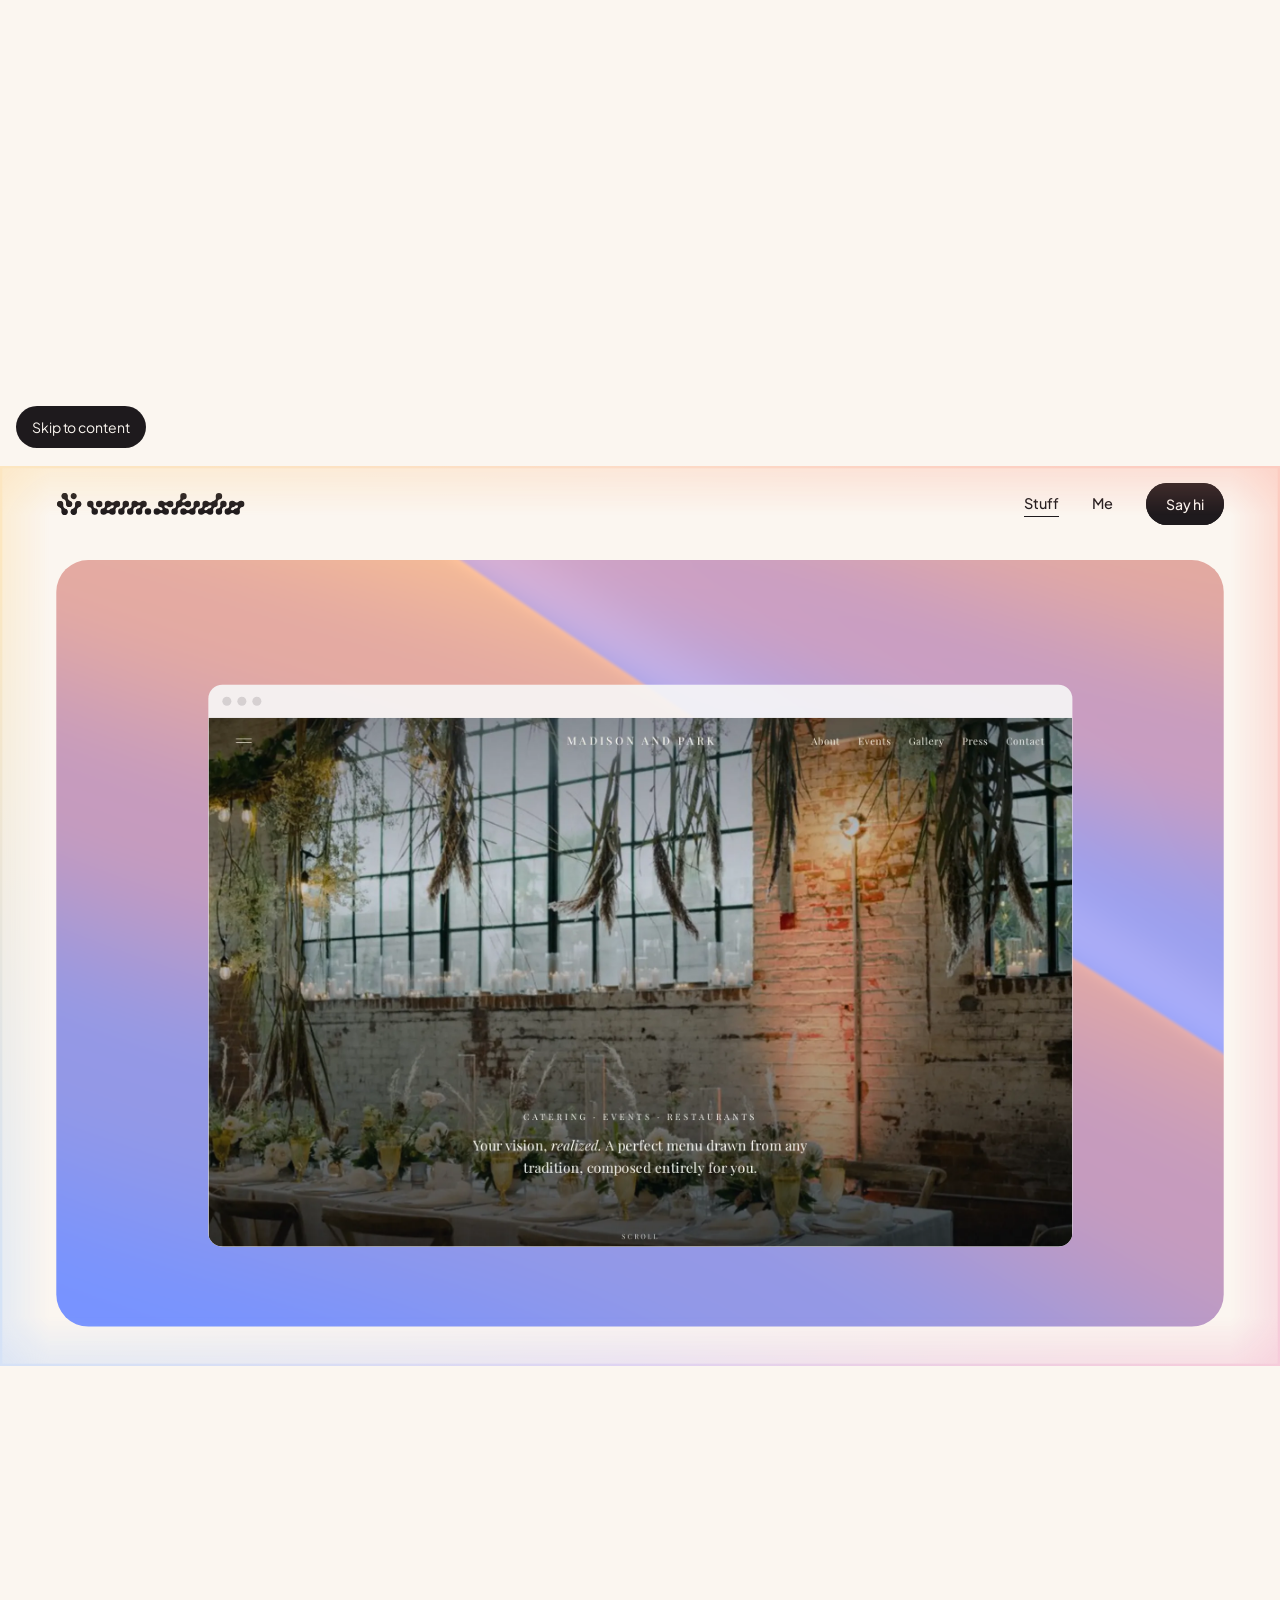
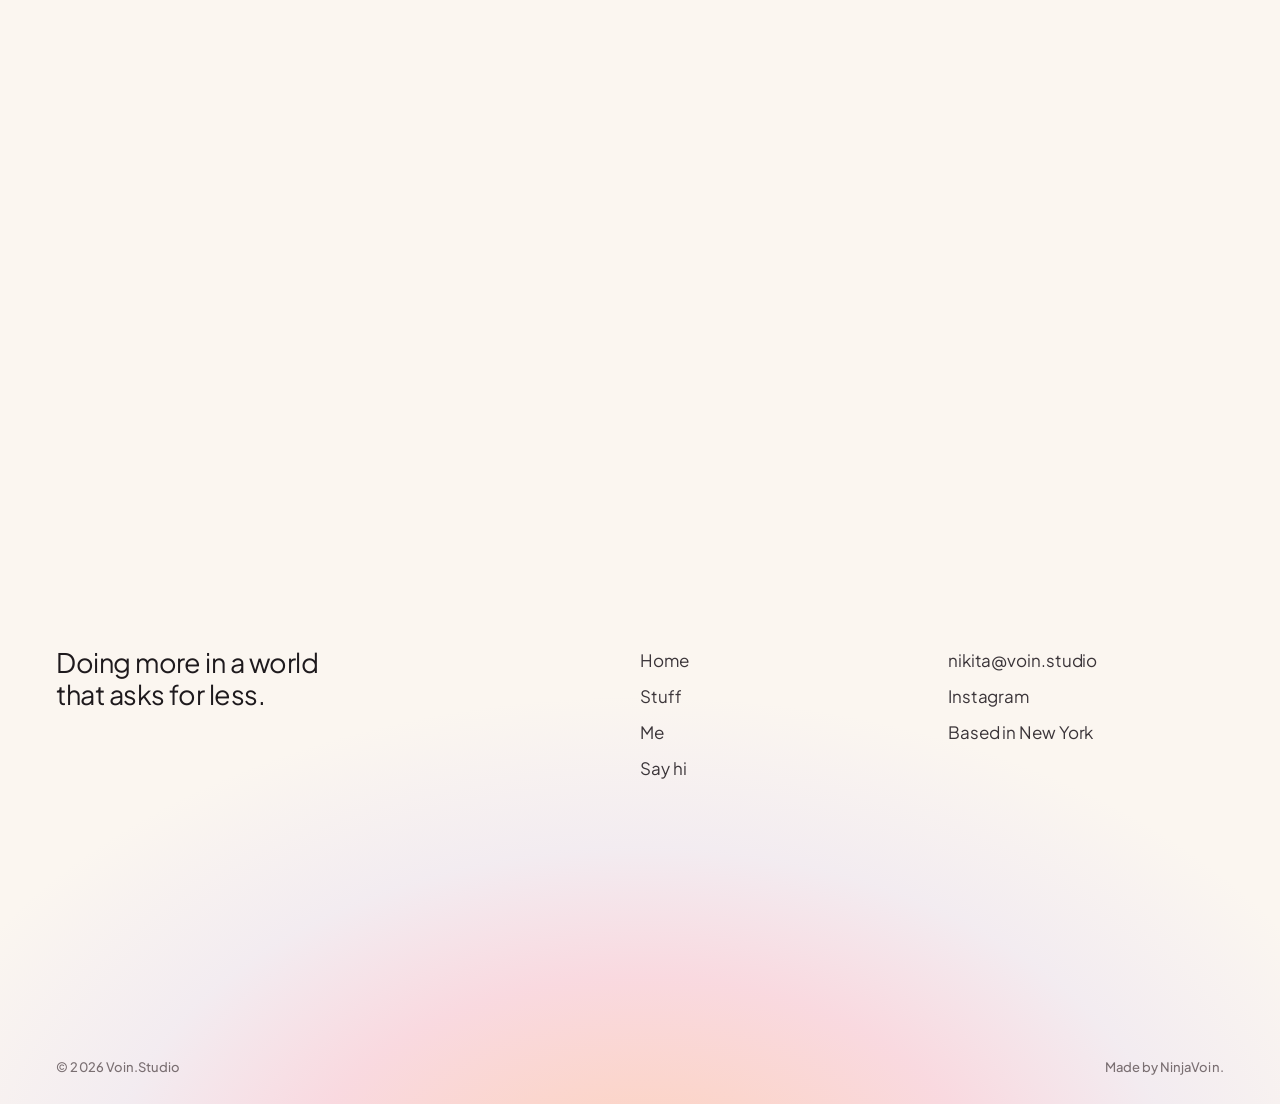
<file: work-madison-and-park.html>
<!DOCTYPE html>
<html lang="en">
<head>
<meta charset="utf-8">
<meta name="viewport" content="width=device-width, initial-scale=1, viewport-fit=cover">
<meta name="color-scheme" content="light only">
<style>html{background:#FBF6F0;color-scheme:light}@view-transition{navigation:auto}::view-transition-old(root),::view-transition-new(root){animation:none}html.is-booting body{visibility:hidden;animation:vb 0s 4s forwards}@keyframes vb{to{visibility:visible}}/* the regular mouse is back; the dot stays hidden, the "View" label still follows */
.cur-dot { display: none; }
.mock-body.shot { padding: 0; display: block; position: relative; overflow: hidden; background: #fff; }
.mock-body.shot img { position: absolute; inset: 0; width: 100%; height: 100%; object-fit: cover; object-position: top center; display: block; }
.mock-body.shot .s-m, .mock.phone .mock-body.shot .s-d { display: none; }
.mock.phone .mock-body.shot .s-m { display: block; }
@container (max-aspect-ratio: 9 / 10) { .bt-face .mock-body.shot .s-d { display: none; } .bt-face .mock-body.shot .s-m { display: block; } }
</style>
<title>Madison and Park | Voin.Studio</title>
<meta name="description" content="Madison and Park. Catering and events, presented with the calm of a Michelin reservation.">
<link rel="canonical" href="https://voin.studio/work-madison-and-park.html">
<meta property="og:type" content="website"><meta property="og:site_name" content="Voin.Studio">
<meta property="og:title" content="Madison and Park | Voin.Studio"><meta property="og:description" content="Madison and Park. Catering and events, presented with the calm of a Michelin reservation."><meta property="og:url" content="https://voin.studio/work-madison-and-park.html">
<meta property="og:image" content="https://voin.studio/og.jpg"><meta property="og:image:width" content="1200"><meta property="og:image:height" content="630">
<meta name="twitter:card" content="summary_large_image">
<meta name="theme-color" content="#FBF6F0">
<link rel="icon" href="favicon.svg" type="image/svg+xml">
<link rel="icon" href="favicon-48.png" type="image/png" sizes="48x48">
<link rel="apple-touch-icon" href="apple-touch-icon.png">
<script>if(location.protocol!=='file:')[400,500].forEach(function(w){var l=document.createElement('link');l.rel='preload';l.as='font';l.type='font/woff2';l.crossOrigin='';l.href='pjs-'+w+'.woff2';document.head.appendChild(l)})</script>
<script>document.documentElement.classList.add('js','is-booting');try{var _n=performance.getEntriesByType('navigation')[0];if(_n&&(_n.type==='reload'||_n.type==='back_forward'))document.documentElement.classList.add('is-again')}catch(e){}try{if(sessionStorage.getItem('voin:wave')==='1'){document.documentElement.classList.add('is-entering');sessionStorage.removeItem('voin:wave')}}catch(e){}</script>
<style>
@font-face { font-family: 'Plus Jakarta Sans'; font-style: normal; font-weight: 300; font-display: swap; src: url(pjs-300.woff2) format('woff2'), url(https://cdn.jsdelivr.net/npm/@fontsource/plus-jakarta-sans@5.3.0/files/plus-jakarta-sans-latin-300-normal.woff2) format('woff2'); }
@font-face { font-family: 'Plus Jakarta Sans'; font-style: normal; font-weight: 400; font-display: swap; src: url(pjs-400.woff2) format('woff2'), url(https://cdn.jsdelivr.net/npm/@fontsource/plus-jakarta-sans@5.3.0/files/plus-jakarta-sans-latin-400-normal.woff2) format('woff2'); }
@font-face { font-family: 'Plus Jakarta Sans'; font-style: normal; font-weight: 500; font-display: swap; src: url(pjs-500.woff2) format('woff2'), url(https://cdn.jsdelivr.net/npm/@fontsource/plus-jakarta-sans@5.3.0/files/plus-jakarta-sans-latin-500-normal.woff2) format('woff2'); }
@font-face { font-family: 'Plus Jakarta Sans'; font-style: normal; font-weight: 600; font-display: swap; src: url(pjs-600.woff2) format('woff2'), url(https://cdn.jsdelivr.net/npm/@fontsource/plus-jakarta-sans@5.3.0/files/plus-jakarta-sans-latin-600-normal.woff2) format('woff2'); }

/* ═══ Voin.Studio, design system ══════════════════════════════════
   Cream and sunset. One refined sans, a rare serif italic, slow eased
   motion, rounded frames, square page corners. */
@property --a { syntax: '<angle>'; inherits: false; initial-value: 0deg; }
:root {
  --cream: #FBF6F0; --cream-2: #F5EDE4; --cream-3: #EEE3D7;
  --ink: #1E1A1D; --ink-2: #3B3539; --muted: #7A6F72;
  --line: rgba(30,26,29,.12); --line-2: rgba(30,26,29,.2);
  --apricot: #FFB48A; --coral: #FF8C7A; --rose: #F48FB6; --lilac: #B7A2F4;
  --haze: #9EC8FF; --gold: #FFD27A; --orange: #F15822;
  --ease: cubic-bezier(.22,1,.36,1); --ease-io: cubic-bezier(.65,0,.35,1);
  --gutter: clamp(20px, 4.4vw, 72px); --maxw: 1480px;
  --r-frame: 28px; --r-pill: 999px; --hdr: 76px; --r-panel: clamp(26px, 2.6vw, 40px);
  --f-sans: "Plus Jakarta Sans", ui-sans-serif, system-ui, -apple-system, "Segoe UI", sans-serif;
}
*, *::before, *::after { box-sizing: border-box; }
html { -webkit-text-size-adjust: 100%; }
html.lenis, html.lenis body { height: auto; }
.lenis.lenis-smooth { scroll-behavior: auto !important; }
.lenis.lenis-stopped { overflow: hidden; }
body {
  margin: 0; background: var(--cream); color: var(--ink);
  font: 400 17px/1.6 var(--f-sans); letter-spacing: -.005em;
  -webkit-font-smoothing: antialiased; -moz-osx-font-smoothing: grayscale;
  text-rendering: optimizeLegibility; overflow-x: hidden;
}
h1, h2, h3, h4, p, figure, blockquote, ul, ol, dl, dd { margin: 0; }
ul, ol { padding: 0; list-style: none; }
a { color: inherit; }
img, svg { display: block; }
button { font: inherit; color: inherit; }
::selection { background: var(--gold); color: var(--ink); }
:focus-visible { outline: 2px solid var(--ink); outline-offset: 4px; border-radius: 6px; }
.skip { position: fixed; left: 16px; top: -60px; z-index: 400; background: var(--ink); color: var(--cream);
  padding: 10px 16px; border-radius: var(--r-pill); text-decoration: none; font-size: 14px; transition: top .3s var(--ease); }
.skip:focus { top: 16px; }
.sr { position: absolute; width: 1px; height: 1px; overflow: hidden; clip: rect(0 0 0 0); white-space: nowrap; }
.wrap { width: 100%; max-width: var(--maxw); margin: 0 auto; padding-inline: var(--gutter); }

/* ── type ─────────────────────────────────────────────────────── */
.t-hero { font: 400 clamp(52px, 9.6vw, 168px)/.92 var(--f-sans); letter-spacing: -.038em; }
.t-xl { font: 400 clamp(46px, 7.6vw, 128px)/.95 var(--f-sans); letter-spacing: -.042em; }
.t-l { font: 400 clamp(36px, 5.4vw, 88px)/1 var(--f-sans); letter-spacing: -.038em; }
.t-m { font: 400 clamp(28px, 3.4vw, 54px)/1.06 var(--f-sans); letter-spacing: -.03em; }
.t-s { font: 400 clamp(22px, 2.1vw, 32px)/1.2 var(--f-sans); letter-spacing: -.02em; }
.t-lead { font: 400 clamp(19px, 1.5vw, 23px)/1.5 var(--f-sans); letter-spacing: -.012em; color: var(--ink-2); }
.t-body { font: 400 17px/1.65 var(--f-sans); color: var(--ink-2); }
.t-label { font: 500 13px/1.3 var(--f-sans); letter-spacing: .005em; color: var(--muted); }
.muted { color: var(--muted); }

/* ── reveal system: fade and rise, never flicker ─────────────── */
.rv { opacity: 0; transform: translate3d(0, 30px, 0);
  transition: opacity 1.1s var(--ease), transform 1.3s var(--ease); transition-delay: var(--d, 0ms); }
.rv.in { opacity: 1; transform: none; }
.split .ln { display: block; overflow: hidden; padding: .06em 0 .28em; margin: -.06em 0 -.28em; }
.split .ln > span { display: block; transform: translate3d(0, calc(100% + .6em), 0);
  transition: transform 1.3s var(--ease); transition-delay: calc(var(--i, 0) * 85ms + var(--d, 0ms)); }
.split.in .ln > span { transform: none; }
.split:not(.is-split) { opacity: 0; }
html.no-motion .rv, html.no-motion .split, html.no-motion .split .ln > span { opacity: 1 !important; transform: none !important; }

/* ── buttons: a soft glow blooms behind, nothing wipes ─────────── */
@keyframes spinA { to { --a: 360deg; } }
.pill { position: relative; display: inline-flex; align-items: center; gap: 10px; height: 52px; padding: 0 26px;
  border-radius: var(--r-pill); text-decoration: none; font: 500 15px/1 var(--f-sans); letter-spacing: -.005em;
  background: transparent; color: var(--cream); border: 0; cursor: pointer; isolation: isolate;
  -webkit-tap-highlight-color: transparent; transition: color .5s var(--ease), scale .35s var(--ease); }
/* glow first, face second: both sit under the label, the face covers the glow's middle */
.pill::before { content: ""; position: absolute; inset: -2px; z-index: -1; border-radius: inherit; pointer-events: none;
  background: conic-gradient(from var(--a), var(--apricot), var(--coral), var(--rose), var(--lilac), var(--haze), var(--gold), var(--apricot));
  filter: blur(14px); opacity: 0; transform: scale(.8);
  transition: opacity .8s var(--ease), transform 1s var(--ease); animation: spinA 6s linear infinite; }
.pill::after { content: ""; position: absolute; inset: 0; z-index: -1; border-radius: inherit; pointer-events: none;
  background: var(--ink); box-shadow: inset 0 0 0 1px var(--ink);
  transition: background-color .5s var(--ease), box-shadow .5s var(--ease); }
.pill.ghost { color: var(--ink); }
.pill.ghost::after { background: transparent; box-shadow: inset 0 0 0 1px var(--line-2); }
.pill.sm { height: 42px; padding: 0 20px; font-size: 14px; }
@media (hover: hover) {
  .pill:hover::before { opacity: .85; transform: scale(1.08); }
  .pill.ghost:hover::after { background: var(--cream); box-shadow: inset 0 0 0 1px rgba(255,255,255,.7); }
}
.pill:focus-visible::before { opacity: .85; transform: scale(1.08); }
.pill:active { scale: .96; }
.pill:active::before { opacity: 1; transform: scale(1.12); transition-duration: .3s; }
.pill.ghost:active::after { background: var(--cream); }

/* ── header ───────────────────────────────────────────────────── */
.hdr { position: fixed; inset: 0 0 auto 0; z-index: 100; height: var(--hdr);
  display: flex; align-items: center; justify-content: space-between; gap: 24px; padding-inline: var(--gutter);
  transition: transform .9s var(--ease), background-color .5s linear, border-color .5s linear;
  border-bottom: 1px solid transparent; }
.hdr::before { content: ""; position: absolute; z-index: -1; pointer-events: none;
  inset: 0; border-radius: 0; border: 0;
  background: var(--cream);
  opacity: 0; transition: opacity .5s linear; }
.hdr.is-solid::before { opacity: 1; }
.hdr.is-hidden { transform: translate3d(0, -105%, 0); }
.logo { display: inline-flex; align-items: center; color: var(--ink); text-decoration: none; }
.logo svg { height: 24px; width: auto; overflow: visible; }
.nav { display: flex; align-items: center; gap: clamp(20px, 2.6vw, 40px); }
.nav > a:not(.pill) { position: relative; font: 500 14.5px/1 var(--f-sans); text-decoration: none; padding: 6px 0; }
.nav > a:not(.pill)::after { content: ""; position: absolute; left: 0; right: 0; bottom: 0; height: 1px; background: currentColor;
  transform: scaleX(0); transform-origin: right; transition: transform .6s var(--ease); }
.nav > a:not(.pill):hover::after, .nav > a[aria-current="page"]::after { transform: scaleX(1); transform-origin: left; }
.menu-btn { display: none; align-items: center; gap: 10px; height: 44px; padding: 0 18px; border-radius: var(--r-pill);
  border: 1px solid var(--line-2); background: rgba(251,246,240,.6); cursor: pointer; font: 500 14px/1 var(--f-sans); }
.menu-btn i { display: grid; gap: 4px; } .menu-btn i b { display: block; width: 16px; height: 1.5px; background: currentColor; }
@media (max-width: 860px) { .nav { display: none; } .menu-btn { display: inline-flex; } }

/* ── phone menu: the page names are cut out of cream, the sunset shows through ── */
.menu-btn { -webkit-tap-highlight-color: transparent; transition: scale .3s var(--ease), background-color .4s var(--ease), border-color .4s var(--ease); }
.menu-btn:active { scale: .93; background: var(--cream-3); }
.mm { position: fixed; inset: 0; z-index: 120; overflow: hidden; isolation: isolate; background: var(--cream);
  opacity: 0; visibility: hidden; transition: opacity .45s var(--ease), visibility 0s linear .45s; }
.mm.open { opacity: 1; visibility: visible; transition: opacity .45s var(--ease); }
.mm-liq, .mm-liq canvas, .mm-veil { position: absolute; inset: 0; width: 100%; height: 100%; display: block; pointer-events: none; }
.mm-liq { background: linear-gradient(160deg, var(--apricot), var(--rose) 55%, var(--lilac)); }
.mm-close { position: absolute; z-index: 3; top: 16px; right: var(--gutter); }
.mm ul { position: absolute; inset: 0; z-index: 2; margin: 0; padding: 0; list-style: none; pointer-events: none; }
.mm li a { position: absolute; left: 0; top: 0; display: block; pointer-events: auto; border-radius: 22px; color: transparent;
  text-decoration: none; -webkit-tap-highlight-color: transparent; outline: none; }
.mm li a span { position: absolute; width: 1px; height: 1px; overflow: hidden; clip-path: inset(50%); white-space: nowrap; }
.mm li a:focus-visible { box-shadow: 0 0 0 2px var(--ink); }
.mm-foot { position: absolute; z-index: 2; left: 0; right: 0; bottom: max(26px, env(safe-area-inset-bottom));
  padding: 0 var(--gutter); display: flex; justify-content: space-between; gap: 16px;
  opacity: 0; transform: translateY(10px); transition: opacity .6s var(--ease) .35s, transform .8s var(--ease) .35s; }
.mm.open .mm-foot { opacity: 1; transform: none; }
.mm-foot a { text-decoration: none; }

/* ── signature: sunset edge glow (transform-only animation) ──── */
.edge { position: fixed; inset: 0; z-index: 150; pointer-events: none; opacity: var(--glow, .4);
  transition: opacity 1.2s var(--ease);
  -webkit-mask: linear-gradient(90deg, #000 0 1.5px, rgba(0,0,0,.55) 3px, transparent 5.5vmin, transparent calc(100% - 5.5vmin), rgba(0,0,0,.55) calc(100% - 3px), #000 calc(100% - 1.5px)),
                linear-gradient(180deg, #000 0 1.5px, rgba(0,0,0,.55) 3px, transparent 5.5vmin, transparent calc(100% - 5.5vmin), rgba(0,0,0,.55) calc(100% - 3px), #000 calc(100% - 1.5px));
  -webkit-mask-composite: source-over;
  mask: linear-gradient(90deg, #000 0 1.5px, rgba(0,0,0,.55) 3px, transparent 5.5vmin, transparent calc(100% - 5.5vmin), rgba(0,0,0,.55) calc(100% - 3px), #000 calc(100% - 1.5px)),
        linear-gradient(180deg, #000 0 1.5px, rgba(0,0,0,.55) 3px, transparent 5.5vmin, transparent calc(100% - 5.5vmin), rgba(0,0,0,.55) calc(100% - 3px), #000 calc(100% - 1.5px));
  mask-composite: add; }
.edge i { position: absolute; left: 50%; top: 50%; width: 160vmax; height: 160vmax; margin: -80vmax 0 0 -80vmax;
  background: conic-gradient(from 0deg, var(--apricot), var(--coral), var(--rose), var(--lilac), var(--haze), var(--gold), var(--apricot));
  animation: spin 26s linear infinite; will-change: transform; }
@keyframes spin { to { transform: rotate(1turn); } }
html.is-glowing { --glow: 1; }

/* ── signature: wave takeover ────────────────────────────────── */
.wave { position: fixed; inset: 0; z-index: 300; pointer-events: none; visibility: hidden; overflow: hidden; }
.wave .wash { position: absolute; inset: 0; background: var(--cream); opacity: 0; }
.wave b { position: absolute; width: 78vmax; height: 78vmax; border-radius: 50%; filter: blur(70px);
  top: 100%; will-change: transform; }
.wave b:nth-of-type(1) { left: -22vmax; background: var(--apricot); }
.wave b:nth-of-type(2) { left: 10vmax; background: var(--rose); }
.wave b:nth-of-type(3) { left: 40vmax; background: var(--lilac); }
.wave b:nth-of-type(4) { left: 68vmax; background: var(--coral); }
.wave b:nth-of-type(5) { left: 30vmax; background: var(--gold); width: 60vmax; height: 60vmax; }
html.is-entering .wave { visibility: visible; }
html.is-entering .wave .wash { opacity: 1; }
html.is-entering .wave b { transform: translate3d(0, -118vmax, 0) scale(1.3); }

/* ── cursor ───────────────────────────────────────────────────── */
.cur { position: fixed; left: 0; top: 0; z-index: 250; pointer-events: none; opacity: 0; transition: opacity .4s linear; }
.cur.on { opacity: 1; }
.cur-dot { position: absolute; width: 10px; height: 10px; margin: -5px 0 0 -5px; border-radius: 50%; background: var(--ink);
  transition: transform .5s var(--ease), background-color .4s linear; }
.cur-tag { position: absolute; left: 0; top: 0; transform: translate(-50%, -50%) scale(.4); opacity: 0; white-space: nowrap;
  height: 44px; padding: 0 20px; display: flex; align-items: center; gap: 8px; border-radius: var(--r-pill);
  background: var(--ink); color: var(--cream); font: 500 14px/1 var(--f-sans);
  transition: transform .55s var(--ease), opacity .3s linear; }
.cur.is-link .cur-dot { transform: scale(3.2); background: rgba(30,26,29,.12); }
.cur.is-view .cur-dot { transform: scale(0); }
.cur.is-view .cur-tag { opacity: 1; transform: translate(-50%, -50%) scale(1); }
@media (hover: none), (pointer: coarse) { .cur { display: none; } }

/* ── frames: rounded image surfaces with placeholders ────────── */
.frame { position: relative; overflow: hidden; border-radius: var(--r-frame); background: var(--cream-2); isolation: isolate; }
.frame .ph { position: absolute; inset: -9% -2%; background: var(--ph); will-change: transform; }
.frame .grain { position: absolute; inset: 0; pointer-events: none; opacity: .5; mix-blend-mode: soft-light;
  background: radial-gradient(120% 90% at 50% 0%, rgba(255,255,255,.45), transparent 60%); }
.mock { position: absolute; left: 50%; top: 50%; width: min(74%, 980px); aspect-ratio: 16 / 10.4; transform: translate(-50%, -46%);
  border-radius: 14px; background: rgba(255,255,255,.9);
  overflow: hidden; display: grid; grid-template-rows: auto 1fr; transition: transform 1.1s var(--ease); }
.mock-bar { display: flex; gap: 6px; padding: 12px 14px; background: rgba(30,26,29,.035); }
.mock-bar i { width: 9px; height: 9px; border-radius: 50%; background: rgba(30,26,29,.14); }
.mock-body { padding: 6% 7%; display: grid; grid-template-rows: auto 1fr; gap: 6%; }
.mock-nav { display: flex; justify-content: space-between; align-items: center; }
.mock-nav b { display: block; height: 8px; border-radius: 4px; background: rgba(30,26,29,.16); }
.mock-hero { border-radius: 10px; background: var(--ph); position: relative; overflow: hidden; display: flex;
  align-items: flex-end; padding: 6%; }
.mock-hero span { font: 500 clamp(14px, 2vw, 30px)/1 var(--f-sans); letter-spacing: -.015em; word-spacing: .06em; color: #fff;
  text-shadow: 0 2px 24px rgba(60,30,40,.25); }
a:hover .mock, .frame:hover .mock { transform: translate(-50%, -48%) scale(1.015); }
.frame-cap { display: flex; justify-content: space-between; gap: 16px; margin-top: 14px; }

/* ── footer: the sun goes down ──────────────────────────────── */
.ftr { position: relative; overflow: hidden; padding: clamp(80px, 12vw, 160px) 0 28px; background: var(--cream); }
.ftr::before { content: ""; position: absolute; left: 50%; bottom: -48vw; width: 120vw; height: 80vw; transform: translateX(-50%);
  border-radius: 50%; background: radial-gradient(closest-side, rgba(255,180,138,.55), rgba(244,143,182,.28) 45%, rgba(183,162,244,.12) 70%, transparent);
  pointer-events: none; }
.ftr .wrap { position: relative; }
.ftr-top { display: grid; grid-template-columns: minmax(0, 2fr) minmax(0, 1fr) minmax(0, 1fr); gap: 32px; padding-bottom: clamp(48px, 7vw, 96px); }
.ftr-links li + li { margin-top: 8px; }
.ftr a { text-decoration: none; background: linear-gradient(currentColor, currentColor) 0 100% / 0 1px no-repeat; transition: background-size .6s var(--ease); }
.ftr a:hover { background-size: 100% 1px; }
.ftr-sign { max-width: 22ch; }
.ftr-word { width: 100%; color: var(--ink); }
.ftr-word svg { width: 100%; height: auto; }
.ftr-base { display: flex; justify-content: space-between; gap: 16px; margin-top: 22px; }
@media (max-width: 860px) { .ftr-top { grid-template-columns: 1fr 1fr; } .ftr-sign { grid-column: 1 / -1; } }

/* ── shared sections ─────────────────────────────────────────── */
.sec { padding-block: clamp(96px, 13vw, 200px); }
.page-hero { padding-top: calc(var(--hdr) + clamp(64px, 11vw, 168px)); padding-bottom: clamp(56px, 8vw, 120px); }
.page-hero .t-lead { max-width: 38ch; margin-top: clamp(24px, 3vw, 40px); }
.rule { height: 1px; background: var(--line); }

.cta { text-align: center; }
.cta .t-l { max-width: 14ch; margin: 0 auto; }
.cta .row { display: flex; gap: 14px; justify-content: center; flex-wrap: wrap; margin-top: clamp(32px, 4vw, 48px); }

@media (prefers-reduced-motion: reduce) {
  .edge i { animation: none; }
  *, *::before, *::after { transition-duration: .01ms !important; animation-duration: .01ms !important; }
}



.wave b { filter: none; background: none !important; }
.wave b::before { content: ""; position: absolute; inset: -25%; border-radius: 50%;
  background: radial-gradient(closest-side, var(--c) 43%, color-mix(in srgb, var(--c) 50%, transparent) 66%, transparent 88%); }
.wave b:nth-of-type(1) { --c: var(--apricot); } .wave b:nth-of-type(2) { --c: var(--rose); } .wave b:nth-of-type(3) { --c: var(--lilac); }
.wave b:nth-of-type(4) { --c: var(--coral); } .wave b:nth-of-type(5) { --c: var(--gold); }
.wave::after { content: ""; position: absolute; inset: 0; z-index: 2; background: var(--cream); opacity: var(--w2, 0); }
html.is-entering .wave { --w2: 1; }
html.is-entering .wave b { transform: translate3d(0, -240vmax, 0) scale(1.55); }
html body .pill::before, html body .glow-row::before, html body .bt::before { animation-play-state: paused; }
html body .pill:hover::before, html body .pill:focus-visible::before, html body .pill:active::before,
html body .glow-row:hover::before, html body .glow-row:focus-visible::before,
html body .bt:hover::before, html body .bt:focus-visible::before { animation-play-state: running; }
/* ── glow rows: a gradient ring traces the row, a bloom follows the pointer ── */
.glow-row { position: relative; isolation: isolate; text-decoration: none; -webkit-tap-highlight-color: transparent;
  transition: scale .4s var(--ease); }
.glow-row::before { content: ""; position: absolute; inset: 6px 0; z-index: -1; border-radius: 26px; padding: 1.5px; pointer-events: none;
  background: conic-gradient(from var(--a), var(--apricot), var(--coral), var(--rose), var(--lilac), var(--haze), var(--gold), var(--apricot));
  -webkit-mask: linear-gradient(#000 0 0) content-box, linear-gradient(#000 0 0); -webkit-mask-composite: xor;
  mask: linear-gradient(#000 0 0) content-box, linear-gradient(#000 0 0); mask-composite: exclude;
  opacity: 0; transition: opacity .9s var(--ease); animation: spinA 7s linear infinite; }
.glow-row::after { content: ""; position: absolute; z-index: -2; left: var(--mx, 22%); top: var(--my, 50%);
  width: min(560px, 80%); aspect-ratio: 2.2; border-radius: 50%; pointer-events: none;
  transform: translate(-50%, -50%) scale(.55); opacity: 0; filter: blur(22px);
  background: radial-gradient(closest-side, rgba(255,180,138,.6), rgba(244,143,182,.36) 46%, rgba(183,162,244,.16) 72%, transparent);
  transition: opacity .9s var(--ease), transform 1.1s var(--ease), left .9s var(--ease), top .9s var(--ease); }
@media (hover: hover) {
  .glow-row:hover::before { opacity: 1; }
  .glow-row:hover::after { opacity: 1; transform: translate(-50%, -50%) scale(1); }
}
.glow-row:focus-visible { outline: none; }
.glow-row:focus-visible::before { opacity: 1; }
.glow-row:focus-visible::after { opacity: 1; transform: translate(-50%, -50%) scale(1); }
.glow-row:active { scale: .985; }
.glow-row:active::before { opacity: 1; transition-duration: .25s; }
.glow-row:active::after { opacity: 1; transform: translate(-50%, -50%) scale(1); transition-duration: .3s; }
.glow-row .arr { width: 22px; height: 22px; transition: transform .8s var(--ease); }
@media (hover: hover) { .glow-row:hover .arr { transform: translateX(6px); } }

/* lists keep their hairlines; the ring sits inside them */
.rows { border-top: 1px solid var(--line); }
.rows > li { border-bottom: 1px solid var(--line); }

.cta-sec { text-align: center; }
.cta-sec .t-l { max-width: 13ch; margin: 0 auto; }
.cta-sec .row { display: flex; gap: 14px; justify-content: center; flex-wrap: wrap; margin-top: clamp(32px, 4vw, 48px); }
.nav > a:not(.pill) { -webkit-tap-highlight-color: transparent; }

/* over anything clickable the dot sinks into it, and the thing itself answers */
.cur-dot { transition: transform .32s cubic-bezier(.2,.8,.2,1), opacity .32s linear, background-color .3s linear; }
.cur.is-link .cur-dot { transform: translate(var(--dx, 0px), var(--dy, 0px)) scale(0); opacity: 0; background: var(--ink); }
html.has-cur a:not(.pill):not([data-cursor]):not(.logo):hover { opacity: .6; }
html.has-cur a:not(.pill):not([data-cursor]) { transition: opacity .25s linear; }
html.has-cur .pill { transition: scale .35s cubic-bezier(.2,.8,.2,1); }
html.has-cur .pill:hover { scale: 1.05; }
.t-hero, .t-xl, .t-l, .t-m, .t-s { text-wrap: balance; }
.t-lead, .t-body { text-wrap: pretty; }


/* ═══ inner pages: one stage, a cream veil with holes over one liquid ═══ */
:root { --bar: 0px; }
@supports (height: 100lvh) { :root { --bar: calc(100lvh - 100svh); } }
.ps-veil, .vprobe { display: none; }
.prog, html.js .prog { display: none !important; }
.ps-media { position: relative; height: 44vh; background: #F6C9A9; overflow: hidden; border-radius: 0 0 var(--r-panel) var(--r-panel); }
.liq, .liq canvas { position: absolute; inset: 0; width: 100%; height: 100%; display: block; }
.ps-h1 { font: 400 clamp(52px, 9.6vw, 168px)/.92 var(--f-sans); letter-spacing: -.045em; padding: clamp(40px, 6vw, 80px) var(--gutter) 0; max-width: var(--maxw); margin: 0 auto; text-wrap: balance; }
.sc { position: relative; padding: clamp(48px, 7vw, 110px) var(--gutter) 0; max-width: var(--maxw); margin: 0 auto; }
.sc:last-of-type { padding-bottom: clamp(48px, 7vw, 110px); }
.big { font: 400 clamp(40px, 6vw, 108px)/.98 var(--f-sans); letter-spacing: -.045em; text-wrap: balance; }
.stm { font: 400 clamp(24px, 2.4vw, 36px)/1.25 var(--f-sans); letter-spacing: -.022em; text-wrap: pretty; }
.lead2 { font: 400 clamp(18px, 1.6vw, 24px)/1.45 var(--f-sans); letter-spacing: -.014em; color: var(--ink); text-wrap: pretty; }
.sc-title2 { font: 400 clamp(28px, 3.4vw, 54px)/1.06 var(--f-sans); letter-spacing: -.03em; }
.cta-line { font: 400 clamp(44px, min(7.2vw, 13vh), 124px)/.96 var(--f-sans); letter-spacing: -.045em; text-wrap: balance; max-width: 12ch; margin: 0 auto; }
.cta-row { display: flex; gap: 14px; justify-content: center; flex-wrap: wrap; margin-top: clamp(24px, 3.4vw, 40px); }
.sc-cta { text-align: center; }
.win { position: relative; border-radius: 26px; overflow: hidden; background: var(--ph, #F6C9A9); aspect-ratio: 16 / 10; margin-top: 24px; }
.win .mock { width: 74%; }
.win .mock.phone { width: min(34%, 240px); aspect-ratio: 9 / 18.5; border-radius: 28px; transform: translate(-50%, -50%); }
.win .mock.phone .mock-body { padding: 14% 10%; gap: 5%; }
a.inline { text-decoration: none; background: linear-gradient(currentColor, currentColor) 0 100% / 100% 1.5px no-repeat; padding-bottom: 1px; }
@media (prefers-reduced-motion: no-preference) {
  html.js .ps-stage { height: calc(var(--units, 6) * 100vh); height: calc(var(--units, 6) * 100svh); }
  html.js .ps-pin { position: sticky; top: 0; height: 100vh; height: 100lvh; overflow: hidden; background: var(--cream); }
  html.js .vprobe { display: block; position: absolute; left: 0; top: 0; width: 1px; height: 100vh; height: 100svh; visibility: hidden; pointer-events: none; }
  html.js .ps-media { position: absolute; inset: 0; height: auto; border-radius: 0; background: none; }
  html.js .liq { background: #F6C9A9; opacity: 0; transition: opacity 1.6s var(--ease); }
  html.js .liq.on { opacity: 1; }
  html.js .ps-veil { display: block; position: absolute; inset: 0; width: 100%; height: 100%; z-index: 1; pointer-events: none; }
  html.js .ps-h1 { position: absolute; width: 1px; height: 1px; overflow: hidden; clip: rect(0 0 0 0); white-space: nowrap; margin: 0; padding: 0; }
  html.js .sc { position: absolute; inset: 0 0 var(--bar) 0; padding: 0; max-width: none; margin: 0; visibility: hidden; z-index: 5; }
  html.js .abs { position: absolute; left: 0; top: 0; margin: 0; will-change: transform, opacity; }
  html.js .win { position: absolute; left: 0; top: 0; margin: 0; background: none; aspect-ratio: auto; border-radius: 0; overflow: visible; }
  html.js .sc-cta { display: flex; flex-direction: column; justify-content: center; align-items: center; padding: 0 var(--gutter); }
  html.js .sc-cta .pill.ghost::after { background: rgba(251,246,240,.55); box-shadow: inset 0 0 0 1px rgba(255,255,255,.7); }
  html.js .prog { display: block; position: absolute; left: 50%; bottom: calc(var(--bar) + 16px); width: 88px; height: 4px; margin-left: -44px; border-radius: 4px;
    background: rgba(30,26,29,.1); overflow: hidden; z-index: 6; }
  html.js .prog i { position: absolute; inset: 0; border-radius: inherit; transform-origin: 0 50%; transform: scaleX(0);
    background: linear-gradient(90deg, var(--apricot), var(--rose), var(--lilac)); }
}

.cs-lead { max-width: 40ch; margin-top: 16px; }
.cs-story { max-width: 30ch; }
.g-type { position: absolute; inset: 0; display: grid; place-items: center; text-align: center; padding: 8%;
  font: 400 clamp(32px, 5vw, 88px)/.95 var(--f-sans); color: #fff; letter-spacing: -.042em; text-shadow: 0 4px 40px rgba(60,30,40,.25); }
.nx { display: flex; align-items: center; gap: .3em; text-decoration: none; }
.nx .arr { width: .7em; height: .7em; flex: none; }
@media (prefers-reduced-motion: no-preference) {
  html.js .cs-lead { max-width: none; margin: 0; }
  html.js .cs-story { max-width: none; }
  html.js .sc-next { display: flex; align-items: center; justify-content: center; padding: 0 var(--gutter); }
  html.js .nx { position: relative; font: 400 clamp(40px, min(6.6vw, 12vh), 116px)/1 var(--f-sans); letter-spacing: -.045em; text-align: center; justify-content: center; flex-wrap: wrap; }
  html.js .win .g-type { font-size: var(--gt, 48px); }
}
.g-c { position: absolute; inset: 0; opacity: 0; }
.g-a .mock-hero span { font-size: 11px; }
html:not(.js) .g-c, html.no-motion .g-c { display: none; }
</style>
</head>
<body>
<svg width="0" height="0" style="position:absolute" aria-hidden="true" focusable="false"><defs><path id="vw" d="M22.211 37.684A11 11 0 1 1 0.211 37.684A11 11 0 1 1 22.211 37.684ZM52.531 37.684A11 11 0 1 1 30.531 37.684A11 11 0 1 1 52.531 37.684ZM67.69 63.942A11 11 0 1 1 45.69 63.942A11 11 0 1 1 67.69 63.942ZM128.329 63.942A11 11 0 1 1 106.329 63.942A11 11 0 1 1 128.329 63.942ZM158.648 63.942A11 11 0 1 1 136.648 63.942A11 11 0 1 1 158.648 63.942ZM249.606 63.942A11 11 0 1 1 227.606 63.942A11 11 0 1 1 249.606 63.942ZM310.245 63.942A11 11 0 1 1 288.245 63.942A11 11 0 1 1 310.245 63.942ZM340.564 63.942A11 11 0 1 1 318.564 63.942A11 11 0 1 1 340.564 63.942ZM401.203 63.942A11 11 0 1 1 379.203 63.942A11 11 0 1 1 401.203 63.942ZM461.842 63.942A11 11 0 1 1 439.842 63.942A11 11 0 1 1 461.842 63.942ZM492.161 63.942A11 11 0 1 1 470.161 63.942A11 11 0 1 1 492.161 63.942ZM219.287 63.942A11 11 0 1 1 197.287 63.942A11 11 0 1 1 219.287 63.942ZM37.371 63.942A11 11 0 1 1 15.371 63.942A11 11 0 1 1 37.371 63.942ZM82.85 37.684A11 11 0 1 1 60.85 37.684A11 11 0 1 1 82.85 37.684ZM98.01 63.942A11 11 0 1 1 76.01 63.942A11 11 0 1 1 98.01 63.942ZM143.489 37.684A11 11 0 1 1 121.489 37.684A11 11 0 1 1 143.489 37.684ZM113.169 37.684A11 11 0 1 1 91.169 37.684A11 11 0 1 1 113.169 37.684ZM173.808 37.684A11 11 0 1 1 151.808 37.684A11 11 0 1 1 173.808 37.684ZM279.926 63.942A11 11 0 1 1 257.926 63.942A11 11 0 1 1 279.926 63.942ZM204.127 37.684A11 11 0 1 1 182.127 37.684A11 11 0 1 1 204.127 37.684ZM325.405 37.684A11 11 0 1 1 303.405 37.684A11 11 0 1 1 325.405 37.684ZM264.766 37.684A11 11 0 1 1 242.766 37.684A11 11 0 1 1 264.766 37.684ZM370.884 63.942A11 11 0 1 1 348.884 63.942A11 11 0 1 1 370.884 63.942ZM188.968 63.942A11 11 0 1 1 166.968 63.942A11 11 0 1 1 188.968 63.942ZM340.564 11.427A11 11 0 1 1 318.564 11.427A11 11 0 1 1 340.564 11.427ZM355.724 37.684A11 11 0 1 1 333.724 37.684A11 11 0 1 1 355.724 37.684ZM416.363 37.684A11 11 0 1 1 394.363 37.684A11 11 0 1 1 416.363 37.684ZM431.522 63.942A11 11 0 1 1 409.522 63.942A11 11 0 1 1 431.522 63.942ZM295.085 37.684A11 11 0 1 1 273.085 37.684A11 11 0 1 1 295.085 37.684ZM386.043 37.684A11 11 0 1 1 364.043 37.684A11 11 0 1 1 386.043 37.684ZM477.001 37.684A11 11 0 1 1 455.001 37.684A11 11 0 1 1 477.001 37.684ZM446.682 37.684A11 11 0 1 1 424.682 37.684A11 11 0 1 1 446.682 37.684ZM507.321 37.684A11 11 0 1 1 485.321 37.684A11 11 0 1 1 507.321 37.684ZM522.481 63.942A11 11 0 1 1 500.481 63.942A11 11 0 1 1 522.481 63.942ZM461.842 11.427A11 11 0 1 1 439.842 11.427A11 11 0 1 1 461.842 11.427ZM537.64 37.684A11 11 0 1 1 515.64 37.684A11 11 0 1 1 537.64 37.684ZM21.921 40.194A11.151 11.151 0 0 0 29.553 53.412L15.661 61.433A11.151 11.151 0 0 0 8.029 48.214ZM53.508 53.412A11.151 11.151 0 0 0 61.14 40.194L75.032 48.214A11.151 11.151 0 0 0 67.4 61.433ZM64.218 55.921A11.151 11.151 0 0 0 79.482 55.921L79.482 71.962A11.151 11.151 0 0 0 64.218 71.962ZM114.147 53.412A11.151 11.151 0 0 0 121.779 40.194L135.671 48.214A11.151 11.151 0 0 0 128.039 61.433ZM144.466 53.412A11.151 11.151 0 0 0 152.098 40.194L165.99 48.214A11.151 11.151 0 0 0 158.358 61.433ZM246.134 55.921A11.151 11.151 0 0 0 261.398 55.921L261.398 71.962A11.151 11.151 0 0 0 246.134 71.962ZM296.063 53.412A11.151 11.151 0 0 0 303.695 40.194L317.587 48.214A11.151 11.151 0 0 0 309.955 61.433ZM337.092 55.921A11.151 11.151 0 0 0 352.356 55.921L352.356 71.962A11.151 11.151 0 0 0 337.092 71.962ZM387.021 53.412A11.151 11.151 0 0 0 394.653 40.194L408.545 48.214A11.151 11.151 0 0 0 400.913 61.433ZM397.731 55.921A11.151 11.151 0 0 0 412.994 55.921L412.994 71.962A11.151 11.151 0 0 0 397.731 71.962ZM447.66 53.412A11.151 11.151 0 0 0 455.292 40.194L469.183 48.214A11.151 11.151 0 0 0 461.552 61.433ZM477.979 53.412A11.151 11.151 0 0 0 485.611 40.194L499.503 48.214A11.151 11.151 0 0 0 491.871 61.433ZM488.689 55.921A11.151 11.151 0 0 0 503.952 55.921L503.952 71.962A11.151 11.151 0 0 0 488.689 71.962ZM79.378 29.664A11.151 11.151 0 0 0 94.641 29.664L94.641 45.705A11.151 11.151 0 0 0 79.378 45.705ZM83.828 53.412A11.151 11.151 0 0 0 91.459 40.194L105.351 48.214A11.151 11.151 0 0 0 97.72 61.433ZM170.336 29.664A11.151 11.151 0 0 0 185.599 29.664L185.599 45.705A11.151 11.151 0 0 0 170.336 45.705ZM258.216 61.433A11.151 11.151 0 0 0 250.584 48.214L264.476 40.194A11.151 11.151 0 0 0 272.108 53.412ZM196.309 48.214A11.151 11.151 0 0 0 188.678 61.433L174.786 53.412A11.151 11.151 0 0 0 182.417 40.194ZM311.223 27.155A11.151 11.151 0 0 0 318.854 13.936L332.746 21.957A11.151 11.151 0 0 0 325.115 35.175ZM321.933 29.664A11.151 11.151 0 0 0 337.196 29.664L337.196 45.705A11.151 11.151 0 0 0 321.933 45.705ZM261.294 29.664A11.151 11.151 0 0 0 276.557 29.664L276.557 45.705A11.151 11.151 0 0 0 261.294 45.705ZM356.702 53.412A11.151 11.151 0 0 0 364.333 40.194L378.225 48.214A11.151 11.151 0 0 0 370.594 61.433ZM412.891 29.664A11.151 11.151 0 0 0 428.154 29.664L428.154 45.705A11.151 11.151 0 0 0 412.891 45.705ZM417.341 53.412A11.151 11.151 0 0 0 424.972 40.194L438.864 48.214A11.151 11.151 0 0 0 431.232 61.433ZM432.5 27.155A11.151 11.151 0 0 0 440.132 13.936L454.024 21.957A11.151 11.151 0 0 0 446.392 35.175ZM503.849 29.664A11.151 11.151 0 0 0 519.112 29.664L519.112 45.705A11.151 11.151 0 0 0 503.849 45.705ZM508.299 53.412A11.151 11.151 0 0 0 515.93 40.194L529.822 48.214A11.151 11.151 0 0 0 522.19 61.433ZM67.639 55.482A2.5 2.5 0 0 0 69.491 58.689A11.151 11.151 0 0 1 67.15 57.903A11.151 11.151 0 0 1 67.639 55.482ZM256.125 58.689A2.5 2.5 0 0 0 257.977 55.482A11.151 11.151 0 0 1 258.466 57.903A11.151 11.151 0 0 1 256.125 58.689ZM401.152 55.482A2.5 2.5 0 0 0 403.004 58.689A11.151 11.151 0 0 1 400.663 57.903A11.151 11.151 0 0 1 401.152 55.482ZM492.11 55.482A2.5 2.5 0 0 0 493.962 58.689A11.151 11.151 0 0 1 491.621 57.903A11.151 11.151 0 0 1 492.11 55.482ZM89.369 42.937A11.151 11.151 0 0 1 91.71 43.723A11.151 11.151 0 0 1 91.22 46.144A2.5 2.5 0 0 0 89.369 42.937ZM180.327 42.937A11.151 11.151 0 0 1 182.668 43.723A11.151 11.151 0 0 1 182.178 46.144A2.5 2.5 0 0 0 180.327 42.937ZM264.715 46.144A11.151 11.151 0 0 1 264.226 43.723A11.151 11.151 0 0 1 266.567 42.937A2.5 2.5 0 0 0 264.715 46.144ZM325.354 29.225A2.5 2.5 0 0 0 327.205 32.432A11.151 11.151 0 0 1 324.864 31.646A11.151 11.151 0 0 1 325.354 29.225ZM422.881 42.937A11.151 11.151 0 0 1 425.222 43.723A11.151 11.151 0 0 1 424.733 46.144A2.5 2.5 0 0 0 422.881 42.937ZM513.84 42.937A11.151 11.151 0 0 1 516.181 43.723A11.151 11.151 0 0 1 515.691 46.144A2.5 2.5 0 0 0 513.84 42.937Z"/></defs></svg>
<a class="skip" href="#main">Skip to content</a>
<div class="edge" aria-hidden="true"><i></i></div>
<div class="wave" aria-hidden="true"><div class="wash"></div><b></b><b></b><b></b><b></b><b></b></div>
<div class="cur" aria-hidden="true"><div class="cur-dot"></div><div class="cur-tag"><span>View</span></div></div>
<header class="hdr">
  <a class="logo" href="index.html" aria-label="Voin.Studio, home"><svg viewBox="0 0 644.2 82" aria-hidden="true" fill="currentColor"><g class="mk" transform="translate(45 41) scale(.34)"><path d="M-42.59 109.47C-37.04 108.87 -31.86 106.83 -27.3 103.45C-25.83 102.36 -23.18 99.79 -21.99 98.29C-17.6 92.77 -15.26 86.1 -15.26 79.11C-15.26 74.2 -16.36 69.69 -18.64 65.24C-20.32 61.96 -22.4 59.35 -25.6 56.53C-28.22 54.22 -30.47 52.57 -36.88 48.25C-43.15 44.04 -44.31 43.22 -46.13 41.8C-53.95 35.7 -57.07 30.8 -58.78 21.98C-59.41 18.72 -59.63 16.59 -60.2 8.12C-60.76 -0.19 -60.97 -2.16 -61.69 -5.81C-63.02 -12.55 -65.59 -17.36 -70.31 -21.92C-72.72 -24.25 -75.03 -25.89 -77.9 -27.3C-82.19 -29.4 -86.6 -30.42 -91.42 -30.42C-96.24 -30.42 -100.19 -29.52 -104.55 -27.43C-112.79 -23.48 -118.67 -16.31 -120.91 -7.44C-121.55 -4.89 -121.8 -2.81 -121.8 0.07C-121.8 3.63 -121.39 6.23 -120.32 9.52C-118.71 14.45 -116.14 18.38 -112.03 22.16C-109.31 24.66 -106.87 26.46 -99.31 31.54C-91.96 36.47 -89.71 38.16 -86.88 40.88C-81.1 46.45 -78.77 51.78 -77.57 62.23C-77.49 62.92 -77.2 66.7 -76.93 70.63C-76.25 80.45 -75.87 83.47 -74.82 87.5C-73.13 93.94 -69.44 99.4 -64.01 103.5C-59.57 106.84 -53.84 109.05 -48.37 109.52C-47.06 109.64 -43.85 109.61 -42.59 109.47ZM50.4 109.27C59.31 107.78 66.96 102.71 71.58 95.24C73.51 92.12 74.6 89.18 75.45 84.79C76.19 81.02 76.37 79.32 77 69.93C77.45 63.45 77.68 61.03 78.13 58.38C79.38 51.06 81.45 46.56 85.58 42.19C88.42 39.18 91.66 36.68 99.68 31.29C102.64 29.3 105.64 27.26 106.33 26.76C111.35 23.15 114.76 19.88 116.99 16.52C119.08 13.38 120.59 9.6 121.36 5.58C122.95 -2.66 120.85 -11.56 115.71 -18.41C114.62 -19.86 112.09 -22.47 110.67 -23.61C101.23 -31.2 88.53 -32.58 77.79 -27.21C72.98 -24.8 68.98 -21.26 66.04 -16.8C63.84 -13.47 62.53 -10.06 61.61 -5.32C60.98 -2.04 60.77 0.07 60.2 8.54C59.65 16.66 59.43 18.78 58.79 22.12C57.51 28.76 55.43 32.96 51.28 37.26C48.3 40.34 45.74 42.31 37.43 47.9C27.91 54.29 24.85 56.76 21.71 60.55C17.85 65.22 15.53 71.57 15.3 78.12C14.82 92.14 23.91 104.61 37.47 108.49C38.74 108.86 41.44 109.37 42.91 109.53C44.13 109.66 49.11 109.49 50.4 109.27ZM4.19 30.16C10.5 29.32 16.49 26.4 21.12 21.92C25.3 17.86 28.06 13.16 29.47 7.64C30.76 2.62 30.78 -2.68 29.54 -7.51C28.57 -11.27 26.87 -14.87 24.74 -17.71C21.7 -21.75 18.36 -24.51 8.27 -31.29C0.01 -36.85 -2.89 -39.08 -5.72 -42.08C-9.97 -46.57 -12.03 -51.01 -13.29 -58.38C-13.73 -60.95 -13.98 -63.59 -14.49 -71C-14.99 -78.24 -15.23 -80.73 -15.69 -83.44C-16.92 -90.63 -19.29 -95.62 -23.66 -100.16C-28.42 -105.1 -34.21 -108.13 -41.15 -109.3C-43.45 -109.69 -48.33 -109.65 -50.73 -109.22C-57.2 -108.07 -62.65 -105.24 -67.21 -100.67C-69.93 -97.94 -71.94 -95.06 -73.41 -91.77C-77.16 -83.37 -77.04 -74.04 -73.08 -65.87C-70.86 -61.27 -67.65 -57.69 -61.98 -53.43C-60.81 -52.56 -57.2 -50.06 -53.97 -47.89C-45.66 -42.3 -43.09 -40.32 -40.11 -37.22C-35.97 -32.92 -33.91 -28.77 -32.63 -22.12C-31.99 -18.79 -31.77 -16.62 -31.22 -8.61C-30.72 -1.18 -30.6 0.11 -30.17 3.03C-29.74 5.91 -29.24 8.17 -28.54 10.29C-26.21 17.4 -20.72 23.65 -13.72 27.16C-8.05 30 -2.11 30.99 4.19 30.16ZM48.93 -48.87C54.54 -49.5 59.97 -51.7 64.47 -55.14C65.68 -56.07 67.92 -58.25 69.11 -59.68C72.52 -63.76 74.79 -68.68 75.76 -74.13C76.19 -76.57 76.23 -81.55 75.83 -83.91C74.97 -89.05 72.71 -94.19 69.57 -98.14C66.91 -101.5 63.03 -104.59 59.15 -106.47C56.26 -107.87 53.47 -108.76 50.4 -109.27C48.54 -109.58 44.65 -109.69 42.77 -109.49C32.12 -108.35 23.07 -102.08 18.41 -92.6C15.12 -85.91 14.39 -78.16 16.38 -70.99C19.28 -60.56 27.51 -52.48 38.07 -49.71C39.48 -49.34 41.55 -48.96 42.98 -48.82C44.09 -48.7 47.76 -48.73 48.93 -48.87Z"/></g><g transform="translate(106 3)"><use href="#vw"/></g></svg></a>
  <nav class="nav" aria-label="Primary">
    <a href="stuff.html" aria-current="page">Stuff</a><a href="me.html">Me</a>
    <a class="pill sm" href="say-hi.html">Say hi</a>
  </nav>
  <button class="menu-btn" aria-expanded="false" aria-controls="mm"><i><b></b><b></b></i>Menu</button>
</header>
<div class="mm" id="mm" aria-hidden="true">
  <div class="mm-liq" aria-hidden="true"><canvas></canvas></div>
  <svg class="mm-veil" preserveAspectRatio="none" aria-hidden="true" focusable="false"><defs><mask id="mm-m" maskUnits="userSpaceOnUse" x="0" y="0">
    <rect class="mm-all" x="0" y="0" fill="#fff"/><path class="mm-w" fill="#000"/><path class="mm-w" fill="#000"/><path class="mm-w" fill="#000"/><path class="mm-w" fill="#000"/><circle class="mm-dot" fill="#000" r="0"/>
  </mask></defs><rect class="mm-cream" x="0" y="0" fill="#FBF6F0" mask="url(#mm-m)"/></svg>
  <button class="menu-btn mm-close" style="display:inline-flex">Close</button>
  <ul><li><a href="index.html"><span>Home</span></a></li><li><a href="stuff.html" aria-current="page"><span>Stuff</span></a></li><li><a href="me.html"><span>Me</span></a></li><li><a href="say-hi.html"><span>Say hi</span></a></li></ul>
  <div class="mm-foot t-label"><a href="mailto:nikita@voin.studio">nikita@voin.studio</a><a href="https://instagram.com/ninjavoin" target="_blank" rel="noopener">Instagram</a></div>
</div>
<main id="main">

<section class="ps-stage ps-cs" aria-label="Madison and Park">
  <div class="ps-pin">
    <div class="vprobe" aria-hidden="true"></div>
    <div class="ps-media"><div class="liq"><canvas id="liquid" aria-hidden="true"></canvas></div></div>
    <svg class="ps-veil" preserveAspectRatio="none" aria-hidden="true" focusable="false"><defs>
      <mask id="ps-m" maskUnits="userSpaceOnUse" x="0" y="0">
        <rect class="v-all" x="0" y="0" fill="#fff"/>
        <path class="v-letters" fill="#000" d=""/>
        <g class="v-holes"><rect fill="#000" width="0" height="0"/><rect fill="#000" width="0" height="0"/><rect fill="#000" width="0" height="0"/></g>
        <rect class="v-end" fill="#000" width="0" height="0"/>
      </mask></defs>
      <rect class="v-cream" x="0" y="0" fill="#FBF6F0" mask="url(#ps-m)"/>
    </svg>
    <h1 class="ps-h1">Madison and Park</h1>
    <div class="sc sc-hero"><p class="lead2 cs-lead abs">Catering and events, presented with the calm of a Michelin reservation. See it live at <a class="inline" href="https://www.madisonandpark.com/" target="_blank" rel="noopener">madisonandpark.com</a>.</p></div>
    <div class="sc sc-main"><div class="win cs-main" style="--ph:radial-gradient(70% 90% at 16% 16%,#FFD27A 0,transparent 62%),radial-gradient(80% 90% at 90% 10%,#F48FB6 0,transparent 62%),radial-gradient(90% 90% at 70% 108%,#B7A2F4 0,transparent 62%),linear-gradient(160deg,#FFB48A,#FF8C7A)"><div class="cs-mock"><div class="mock"><div class="mock-bar"><i></i><i></i><i></i></div><div class="mock-body shot"><img class="s-d" src="shot-madison-and-park.webp" alt="Madison and Park website" width="1920" height="1248" loading="lazy" decoding="async"><img class="s-m" src="shot-madison-and-park-phone.webp" alt="Madison and Park website on a phone" width="600" height="1234" loading="lazy" decoding="async"></div></div></div><div class="g-c"><div class="mock"><div class="mock-bar"><i></i><i></i><i></i></div><div class="mock-body shot"><img class="s-d" src="shot-madison-and-park.webp" alt="Madison and Park website" width="1920" height="1248" loading="lazy" decoding="async"><img class="s-m" src="shot-madison-and-park-phone.webp" alt="Madison and Park website on a phone" width="600" height="1234" loading="lazy" decoding="async"></div></div></div></div></div>
    <div class="sc sc-story"><p class="stm cs-story abs">The food is the show, so the site steps back. Big quiet spaces, slow motion and a booking path that never makes you hunt for it. It should feel like the night before a very good dinner.</p></div>
    <div class="sc sc-gal">
      <div class="win g-a" style="--ph:radial-gradient(70% 90% at 16% 16%,#FFD27A 0,transparent 62%),radial-gradient(80% 90% at 90% 10%,#F48FB6 0,transparent 62%),radial-gradient(90% 90% at 70% 108%,#B7A2F4 0,transparent 62%),linear-gradient(160deg,#FFB48A,#FF8C7A)"><div class="mock phone"><div class="mock-bar"><i></i><i></i><i></i></div><div class="mock-body shot"><img class="s-d" src="shot-madison-and-park.webp" alt="Madison and Park website" width="1920" height="1248" loading="lazy" decoding="async"><img class="s-m" src="shot-madison-and-park-phone.webp" alt="Madison and Park website on a phone" width="600" height="1234" loading="lazy" decoding="async"></div></div></div>
      <div class="win g-b" style="--ph:radial-gradient(70% 90% at 16% 16%,#FFD27A 0,transparent 62%),radial-gradient(80% 90% at 90% 10%,#F48FB6 0,transparent 62%),radial-gradient(90% 90% at 70% 108%,#B7A2F4 0,transparent 62%),linear-gradient(160deg,#FFB48A,#FF8C7A)"><span class="g-type">Madison and Park</span></div>
    </div>
    <div class="sc sc-next"><a class="nx" href="work-greenwich-and-delancey.html" data-cursor="view" data-cursor-label="Next project">Next up, Greenwich and Delancey. <svg class="arr" viewBox="0 0 14 14" aria-hidden="true"><path d="M1 7h11M7.5 2.5 12 7l-4.5 4.5" fill="none" stroke="currentColor" stroke-width="1.5" stroke-linecap="round" stroke-linejoin="round"/></svg></a></div>
    <div class="prog" aria-hidden="true"><i></i></div>
  </div>
</section>
</main>
<footer class="ftr">
  <div class="wrap">
    <div class="ftr-top">
      <p class="t-s ftr-sign">Doing more in a world that asks for less.</p>
      <ul class="t-body ftr-links"><li><a href="index.html">Home</a></li><li><a href="stuff.html">Stuff</a></li><li><a href="me.html">Me</a></li><li><a href="say-hi.html">Say hi</a></li></ul>
      <ul class="t-body ftr-links"><li><a href="mailto:nikita@voin.studio">nikita@voin.studio</a></li><li><a href="https://instagram.com/ninjavoin" target="_blank" rel="noopener">Instagram</a></li><li>Based in New York</li></ul>
    </div>
    <div class="ftr-word rv"><svg viewBox="0 0 538.2 76.5" aria-hidden="true" fill="currentColor"><use href="#vw"/></svg></div>
    <div class="ftr-base t-label"><span>&copy; 2026 Voin.Studio</span><span>Made by NinjaVoin.</span></div>
  </div>
</footer>
<script src="lenis.min.js"></script>
<script>window.Lenis||document.write('<script src="https://cdn.jsdelivr.net/npm/lenis@1.3.26/dist/lenis.min.js"><\/script>')</script>
<script src="gsap.min.js"></script>
<script>window.gsap||document.write('<script src="https://cdn.jsdelivr.net/npm/gsap@3.13.0/dist/gsap.min.js"><\/script>')</script>
<script>window.VOIN_GEO={"r":30.4,"pieces":["M-42.59 109.47C-37.04 108.87 -31.86 106.83 -27.3 103.45C-25.83 102.36 -23.18 99.79 -21.99 98.29C-17.6 92.77 -15.26 86.1 -15.26 79.11C-15.26 74.2 -16.36 69.69 -18.64 65.24C-20.32 61.96 -22.4 59.35 -25.6 56.53C-28.22 54.22 -30.47 52.57 -36.88 48.25C-43.15 44.04 -44.31 43.22 -46.13 41.8C-53.95 35.7 -57.07 30.8 -58.78 21.98C-59.41 18.72 -59.63 16.59 -60.2 8.12C-60.76 -0.19 -60.97 -2.16 -61.69 -5.81C-63.02 -12.55 -65.59 -17.36 -70.31 -21.92C-72.72 -24.25 -75.03 -25.89 -77.9 -27.3C-82.19 -29.4 -86.6 -30.42 -91.42 -30.42C-96.24 -30.42 -100.19 -29.52 -104.55 -27.43C-112.79 -23.48 -118.67 -16.31 -120.91 -7.44C-121.55 -4.89 -121.8 -2.81 -121.8 0.07C-121.8 3.63 -121.39 6.23 -120.32 9.52C-118.71 14.45 -116.14 18.38 -112.03 22.16C-109.31 24.66 -106.87 26.46 -99.31 31.54C-91.96 36.47 -89.71 38.16 -86.88 40.88C-81.1 46.45 -78.77 51.78 -77.57 62.23C-77.49 62.92 -77.2 66.7 -76.93 70.63C-76.25 80.45 -75.87 83.47 -74.82 87.5C-73.13 93.94 -69.44 99.4 -64.01 103.5C-59.57 106.84 -53.84 109.05 -48.37 109.52C-47.06 109.64 -43.85 109.61 -42.59 109.47Z","M50.4 109.27C59.31 107.78 66.96 102.71 71.58 95.24C73.51 92.12 74.6 89.18 75.45 84.79C76.19 81.02 76.37 79.32 77 69.93C77.45 63.45 77.68 61.03 78.13 58.38C79.38 51.06 81.45 46.56 85.58 42.19C88.42 39.18 91.66 36.68 99.68 31.29C102.64 29.3 105.64 27.26 106.33 26.76C111.35 23.15 114.76 19.88 116.99 16.52C119.08 13.38 120.59 9.6 121.36 5.58C122.95 -2.66 120.85 -11.56 115.71 -18.41C114.62 -19.86 112.09 -22.47 110.67 -23.61C101.23 -31.2 88.53 -32.58 77.79 -27.21C72.98 -24.8 68.98 -21.26 66.04 -16.8C63.84 -13.47 62.53 -10.06 61.61 -5.32C60.98 -2.04 60.77 0.07 60.2 8.54C59.65 16.66 59.43 18.78 58.79 22.12C57.51 28.76 55.43 32.96 51.28 37.26C48.3 40.34 45.74 42.31 37.43 47.9C27.91 54.29 24.85 56.76 21.71 60.55C17.85 65.22 15.53 71.57 15.3 78.12C14.82 92.14 23.91 104.61 37.47 108.49C38.74 108.86 41.44 109.37 42.91 109.53C44.13 109.66 49.11 109.49 50.4 109.27Z","M4.19 30.16C10.5 29.32 16.49 26.4 21.12 21.92C25.3 17.86 28.06 13.16 29.47 7.64C30.76 2.62 30.78 -2.68 29.54 -7.51C28.57 -11.27 26.87 -14.87 24.74 -17.71C21.7 -21.75 18.36 -24.51 8.27 -31.29C0.01 -36.85 -2.89 -39.08 -5.72 -42.08C-9.97 -46.57 -12.03 -51.01 -13.29 -58.38C-13.73 -60.95 -13.98 -63.59 -14.49 -71C-14.99 -78.24 -15.23 -80.73 -15.69 -83.44C-16.92 -90.63 -19.29 -95.62 -23.66 -100.16C-28.42 -105.1 -34.21 -108.13 -41.15 -109.3C-43.45 -109.69 -48.33 -109.65 -50.73 -109.22C-57.2 -108.07 -62.65 -105.24 -67.21 -100.67C-69.93 -97.94 -71.94 -95.06 -73.41 -91.77C-77.16 -83.37 -77.04 -74.04 -73.08 -65.87C-70.86 -61.27 -67.65 -57.69 -61.98 -53.43C-60.81 -52.56 -57.2 -50.06 -53.97 -47.89C-45.66 -42.3 -43.09 -40.32 -40.11 -37.22C-35.97 -32.92 -33.91 -28.77 -32.63 -22.12C-31.99 -18.79 -31.77 -16.62 -31.22 -8.61C-30.72 -1.18 -30.6 0.11 -30.17 3.03C-29.74 5.91 -29.24 8.17 -28.54 10.29C-26.21 17.4 -20.72 23.65 -13.72 27.16C-8.05 30 -2.11 30.99 4.19 30.16Z","M48.93 -48.87C54.54 -49.5 59.97 -51.7 64.47 -55.14C65.68 -56.07 67.92 -58.25 69.11 -59.68C72.52 -63.76 74.79 -68.68 75.76 -74.13C76.19 -76.57 76.23 -81.55 75.83 -83.91C74.97 -89.05 72.71 -94.19 69.57 -98.14C66.91 -101.5 63.03 -104.59 59.15 -106.47C56.26 -107.87 53.47 -108.76 50.4 -109.27C48.54 -109.58 44.65 -109.69 42.77 -109.49C32.12 -108.35 23.07 -102.08 18.41 -92.6C15.12 -85.91 14.39 -78.16 16.38 -70.99C19.28 -60.56 27.51 -52.48 38.07 -49.71C39.48 -49.34 41.55 -48.96 42.98 -48.82C44.09 -48.7 47.76 -48.73 48.93 -48.87Z"],"cells":[{"piece":0,"a":[-90.4,0],"b":[-45.6,79.2]},{"piece":2,"a":[-45.8,-79.4],"b":[0,0]},{"piece":1,"a":[91.4,0],"b":[45.6,79.1]}],"dot":{"piece":3,"center":[45.6,-79.2]}};</script><script>
/* Liquid: a vanilla WebGL rebuild of the supplied ShaderGradient config
   (sphere, zoom 20.59, dawn, brightness 1.5, uSpeed .3, uDensity 1.6,
   uStrength .7, uFrequency 5.5, uAmplitude 2.6). At that zoom the sphere
   overfills the frame, so what reads is a pastel liquid field with soft
   bands and the odd crisp fold. No dependencies. */
function Liquid(canvas, o) {
  o = o || {};
  var gl = canvas.getContext('webgl', { antialias: false, alpha: false, depth: false,
    stencil: false, premultipliedAlpha: false, powerPreference: 'low-power' });
  if (!gl) { canvas.classList.add('no-gl'); return null; }
  var VS = 'attribute vec2 p;void main(){gl_Position=vec4(p,0.,1.);}';
  var FS = [
    'precision highp float;uniform vec2 R;uniform float T;uniform float S;',
    'vec3 m289(vec3 x){return x-floor(x*(1./289.))*289.;}vec4 m289(vec4 x){return x-floor(x*(1./289.))*289.;}',
    'vec4 perm(vec4 x){return m289(((x*34.)+1.)*x);}vec4 tis(vec4 r){return 1.79284291400159-.85373472095314*r;}',
    'float sn(vec3 v){const vec2 C=vec2(1./6.,1./3.);const vec4 D=vec4(0.,.5,1.,2.);',
    'vec3 i=floor(v+dot(v,C.yyy));vec3 x0=v-i+dot(i,C.xxx);vec3 g=step(x0.yzx,x0.xyz);vec3 l=1.-g;',
    'vec3 i1=min(g.xyz,l.zxy);vec3 i2=max(g.xyz,l.zxy);vec3 x1=x0-i1+C.xxx;vec3 x2=x0-i2+C.yyy;vec3 x3=x0-D.yyy;',
    'i=m289(i);vec4 p=perm(perm(perm(i.z+vec4(0.,i1.z,i2.z,1.))+i.y+vec4(0.,i1.y,i2.y,1.))+i.x+vec4(0.,i1.x,i2.x,1.));',
    'float n_=.142857142857;vec3 ns=n_*D.wyz-D.xzx;vec4 j=p-49.*floor(p*ns.z*ns.z);vec4 x_=floor(j*ns.z);vec4 y_=floor(j-7.*x_);',
    'vec4 x=x_*ns.x+ns.yyyy;vec4 y=y_*ns.x+ns.yyyy;vec4 h=1.-abs(x)-abs(y);vec4 b0=vec4(x.xy,y.xy);vec4 b1=vec4(x.zw,y.zw);',
    'vec4 s0=floor(b0)*2.+1.;vec4 s1=floor(b1)*2.+1.;vec4 sh=-step(h,vec4(0.));vec4 a0=b0.xzyw+s0.xzyw*sh.xxyy;vec4 a1=b1.xzyw+s1.xzyw*sh.zzww;',
    'vec3 p0=vec3(a0.xy,h.x);vec3 p1=vec3(a0.zw,h.y);vec3 p2=vec3(a1.xy,h.z);vec3 p3=vec3(a1.zw,h.w);',
    'vec4 nr=tis(vec4(dot(p0,p0),dot(p1,p1),dot(p2,p2),dot(p3,p3)));p0*=nr.x;p1*=nr.y;p2*=nr.z;p3*=nr.w;',
    'vec4 m=max(.6-vec4(dot(x0,x0),dot(x1,x1),dot(x2,x2),dot(x3,x3)),0.);m=m*m;',
    'return 42.*dot(m*m,vec4(dot(p0,x0),dot(p1,x1),dot(p2,x2),dot(p3,x3)));}',
    /* sunset palette sampled from the reference render, cyclic */
    'vec3 pal(float x){x=fract(x)*8.;',
    'vec3 c=mix(vec3(1.,.69,.46),vec3(.98,.75,.57),smoothstep(0.,1.,x));',
    'c=mix(c,vec3(.89,.66,.63),smoothstep(1.,2.,x));c=mix(c,vec3(.77,.6,.74),smoothstep(2.,3.,x));',
    'c=mix(c,vec3(.57,.59,.9),smoothstep(3.,4.,x));c=mix(c,vec3(.46,.57,1.),smoothstep(4.,5.,x));',
    'c=mix(c,vec3(.79,.76,.69),smoothstep(5.,6.,x));c=mix(c,vec3(1.,.82,.49),smoothstep(6.,7.,x));',
    'c=mix(c,vec3(1.,.69,.46),smoothstep(7.,8.,x));return c;}',
    'void main(){vec2 q=(gl_FragCoord.xy-.5*R)/R.y;float t=T*S;float aa=1.6/R.y;',
    /* bands run close to horizontal and lean slowly: apricot above, blue below */
    'float ang=1.40+.24*sin(t*.55);vec2 d=vec2(cos(ang),sin(ang));',
    'float n1=sn(vec3(q*.5,t*.32));float bend=q.x*q.x*.05*sin(t*.37);',
    'float drift=.07*sin(t*.21)+.03*t;',
    'float f=-dot(q,d)*.5+n1*.06+bend;',
    'vec3 col=pal(f+.02+drift);',
    /* a near-straight crease where the surface folds over itself */
    'float ang2=ang+.3*sin(t*.42+1.3);vec2 d2=vec2(cos(ang2),sin(ang2));',
    'float e=dot(q,d2)+.05*sn(vec3(q*.35+9.,t*.28))-.3*sin(t*.31);',
    'float fold=smoothstep(-aa,aa,e);',
    'vec3 c2=pal(f+.27+drift);c2*=mix(1.035,.99,smoothstep(0.,.5,e));',
    'col=mix(col,c2,fold);',
    /* the thin gold rim that rides along the crease */
    'float rim=exp(-abs(e)*34.)*smoothstep(-.02,.06,e);',
    'col+=vec3(1.,.8,.42)*rim*.28;',
    'col=mix(col,vec3(1.,.97,.93),.02);',
    'gl_FragColor=vec4(col,1.);}'
  ].join('\n');
  function sh(t, s) { var x = gl.createShader(t); gl.shaderSource(x, s); gl.compileShader(x);
    if (!gl.getShaderParameter(x, gl.COMPILE_STATUS)) { throw new Error(gl.getShaderInfoLog(x)); } return x; }
  var pr = gl.createProgram();
  gl.attachShader(pr, sh(gl.VERTEX_SHADER, VS)); gl.attachShader(pr, sh(gl.FRAGMENT_SHADER, FS));
  gl.linkProgram(pr); gl.useProgram(pr);
  var buf = gl.createBuffer(); gl.bindBuffer(gl.ARRAY_BUFFER, buf);
  gl.bufferData(gl.ARRAY_BUFFER, new Float32Array([-1,-1,1,-1,-1,1,-1,1,1,-1,1,1]), gl.STATIC_DRAW);
  var loc = gl.getAttribLocation(pr, 'p'); gl.enableVertexAttribArray(loc);
  gl.vertexAttribPointer(loc, 2, gl.FLOAT, false, 0, 0);
  var uR = gl.getUniformLocation(pr, 'R'), uT = gl.getUniformLocation(pr, 'T'), uS = gl.getUniformLocation(pr, 'S');
  /* pixelDensity 1 in the config; the field is soft, so render under 1x and let CSS scale it */
  var scale = o.scale || 0.6, speed = o.speed == null ? 0.3 : o.speed, t0 = performance.now(), offset = o.offset || 0;
  var running = false, raf = 0, w = 0, h = 0;
  function size() {
    var r = canvas.getBoundingClientRect();           /* read once per resize, never per frame */
    w = Math.max(2, Math.round(r.width * scale)); h = Math.max(2, Math.round(r.height * scale));
    canvas.width = w; canvas.height = h; gl.viewport(0, 0, w, h);
  }
  function draw(now) {
    gl.uniform2f(uR, w, h); gl.uniform1f(uT, offset + (now - t0) / 1000); gl.uniform1f(uS, speed);
    gl.drawArrays(gl.TRIANGLES, 0, 6);
  }
  function loop(now) { draw(now); raf = requestAnimationFrame(loop); }
  size(); draw(performance.now());
  var want = o.want !== false, seen = true, shown = !document.hidden;
  function sync() { var go = want && seen && shown && !o.still;
    if (go && !running) { running = true; raf = requestAnimationFrame(loop); } else if (!go && running) { running = false; cancelAnimationFrame(raf); } }
  var api = {
    start: function () { want = true; sync(); },
    stop: function () { want = false; sync(); },
    resize: function () { size(); draw(performance.now()); }
  };
  window.addEventListener('resize', api.resize);
  /* off-screen or hidden tab: stop drawing entirely */
  if ('IntersectionObserver' in window) {
    new IntersectionObserver(function (es) { seen = es[0].isIntersecting; sync(); }).observe(canvas);
  } else sync();
  document.addEventListener('visibilitychange', function () { shown = !document.hidden; sync(); });
  return api;
}

</script><script>
window.VOIN = window.VOIN || {};
/* the stage engine shared by every inner page */
VOIN.stagePage = function (cfg) {
  var V = VOIN, $ = function (s, r) { return (r || document).querySelector(s); }, $$ = function (s, r) { return [].slice.call((r || document).querySelectorAll(s)); };
  var liqEl = $('.liq'), liquid = Liquid(document.getElementById('liquid'), { scale: .6, speed: .3, offset: cfg.offset || 20, still: V.reduce });
  if (V.again) { liqEl.style.transition = 'none'; liqEl.classList.add('on'); liqEl.offsetWidth; liqEl.style.transition = ''; }
  else requestAnimationFrame(function () { liqEl.classList.add('on'); });
  var live = !V.reduce && matchMedia('(prefers-reduced-motion: no-preference)').matches;
  if (cfg.always) cfg.always();
  if (!live) return;
  var stage = $('.ps-stage'), pin = $('.ps-pin'), veil = $('.ps-veil'), vAll = $('.v-all'), vCream = $('.v-cream'), vMask = $('#ps-m'), vLet = $('.v-letters');
  var holes = $$('.v-holes rect'), vEnd = $('.v-end'), probe = $('.vprobe'), bar = $('.prog i');
  function clamp(x, a, b) { return x < a ? a : x > b ? b : x; }
  var K = { $: $, $$: $$, clamp: clamp, pin: pin,
    lerp: function (a, b, t) { return a + (b - a) * t; },
    es: function (x) { return x * x * (3 - 2 * x); },
    eo: function (x) { return 1 - Math.pow(1 - x, 3); },
    ease: function (x) { return x < .5 ? 4 * x * x * x : 1 - Math.pow(-2 * x + 2, 3) / 2; },
    rect: function (l, t, w, h, r) { return { l: l, t: t, w: w, h: h, r: r }; },
    mix: function (a, b, t) { var L = K.lerp; return K.rect(L(a.l, b.l, t), L(a.t, b.t, t), L(a.w, b.w, t), L(a.h, b.h, t), L(a.r, b.r, t)); },
    steps: function (t, n) { t = clamp(t, 0, n - 1); var i = Math.floor(t), f = t - i; if (i >= n - 1) return n - 1; f = clamp((f - .2) / .6, 0, 1); return i + f * f * (3 - 2 * f); },
    show: function (el, o) { el.style.opacity = o.toFixed(3); el.style.visibility = o > .005 ? 'visible' : 'hidden'; },
    place: function (el, x, y, w, h) { el.style.transform = 'translate3d(' + x.toFixed(1) + 'px,' + y.toFixed(1) + 'px,0)'; if (w != null) el.style.width = w.toFixed(1) + 'px'; if (h != null) el.style.height = h.toFixed(1) + 'px'; }
  };
  /* timeline, in steps; one step is .8 of a screen of scroll */
  var T = {}, at = 0; cfg.segs.forEach(function (s) { T[s[0]] = [at, at + s[1]]; at += s[1]; });
  var TOTAL = at; K.T = T; K.TOTAL = TOTAL;
  stage.style.setProperty('--units', (TOTAL * .8 + 1).toFixed(3));
  K.S = function (P, n, a, b) { var s = T[n], l = s[1] - s[0]; a = a || 0; b = b == null ? 1 : b; return clamp((P - (s[0] + a * l)) / ((b - a) * l), 0, 1); };
  K.hole = function (i, r, op, rot) {
    var h = holes[i];
    if (!r || op <= 0 || r.w <= 0 || r.h <= 0) { h.setAttribute('width', 0); h.setAttribute('height', 0); return; }
    h.setAttribute('x', r.l.toFixed(1)); h.setAttribute('y', r.t.toFixed(1)); h.setAttribute('width', r.w.toFixed(1)); h.setAttribute('height', r.h.toFixed(1));
    h.setAttribute('rx', Math.max(0, Math.min(r.r, r.w / 2, r.h / 2)).toFixed(1)); h.setAttribute('fill-opacity', clamp(op, 0, 1).toFixed(3));
    h.setAttribute('transform', rot ? 'rotate(' + rot.toFixed(2) + ' ' + (r.l + r.w / 2).toFixed(1) + ' ' + (r.t + r.h / 2).toFixed(1) + ')' : '');
    K.open = true;
  };
  /* the page name, fitted into a box */
  var LT = null;
  K.fit = function (box, align) {
    K._fit = [box, align];
    var want = K.mob ? cfg.letters.m : cfg.letters.d; if (want !== LT) { LT = want; vLet.setAttribute('d', LT.path); }
    var bw = LT.bbox.x1 - LT.bbox.x0, deep = LT.cap + LT.bbox.y1, k = Math.min(box.w / bw, box.h / deep);
    var x0 = (align === 'center' ? box.l + (box.w - bw * k) / 2 : box.l) - LT.bbox.x0 * k, base = box.t + LT.cap * k;
    K.L = { k: k, x0: x0, base: base, left: x0 + LT.bbox.x0 * k, right: x0 + LT.bbox.x1 * k, top: box.t, bottom: base + LT.bbox.y1 * k };
    return K.L;
  };
  K.letters = function (s, dy, op) {
    var L = K.L, cx = (L.left + L.right) / 2, cy = (L.top + L.bottom) / 2;
    vLet.setAttribute('transform', 'translate(' + cx.toFixed(2) + ' ' + (cy + (dy || 0)).toFixed(2) + ') scale(' + s.toFixed(5) + ') translate(' + (-cx).toFixed(2) + ' ' + (-cy).toFixed(2) + ') translate(' + L.x0.toFixed(2) + ' ' + L.base.toFixed(2) + ') scale(' + L.k.toFixed(6) + ')');
    vLet.setAttribute('fill-opacity', clamp(op, 0, 1).toFixed(3)); vLet.style.visibility = op > .002 ? 'visible' : 'hidden';
    if (op > .002) K.open = true;
  };
  /* the ending: one hole, from a dot to the whole screen */
  K.end = function (g) {
    if (g <= 0) { vEnd.setAttribute('width', 0); vEnd.setAttribute('height', 0); return; }
    var d = Math.min(K.vw, K.vh) * .32, a = K.rect((K.vw - d) / 2, (K.vh - d) / 2, d, d, d / 2), mm = K.mob ? 8 : 12, b = K.rect(mm, mm, K.vw - mm * 2, K.VH - mm * 2, K.mob ? 26 : 34);
    var r = K.mix(a, b, K.ease(g));
    vEnd.setAttribute('x', r.l.toFixed(1)); vEnd.setAttribute('y', r.t.toFixed(1)); vEnd.setAttribute('width', r.w.toFixed(1)); vEnd.setAttribute('height', r.h.toFixed(1));
    vEnd.setAttribute('rx', Math.min(r.r, r.w / 2, r.h / 2).toFixed(1)); vEnd.setAttribute('fill-opacity', clamp(g * 8, 0, 1).toFixed(3));
    K.open = true;
  };
  function measure() {
    /* lay out to what is really visible right now (innerHeight follows the phone's toolbars) */
    K.vw = pin.clientWidth; K.VH = pin.clientHeight; K.vh = Math.min(K.VH, K.vhTo || innerHeight || K.VH);
    pin.style.setProperty('--bar', Math.max(0, K.VH - K.vh).toFixed(1) + 'px');
    K.mob = K.vw < 761 || K.vw / K.vh < .82; K.gut = clamp(K.vw * .044, 20, 72); K.hdr = 76;
    veil.setAttribute('viewBox', '0 0 ' + K.vw + ' ' + K.VH);
    [vAll, vCream].forEach(function (r) { r.setAttribute('width', K.vw); r.setAttribute('height', K.VH); });
    vMask.setAttribute('width', K.vw); vMask.setAttribute('height', K.VH);
    K._fit = null; cfg.measure(K);
    /* short screens: if the line under the page name would run off the bottom, the name gets smaller */
    var hl = K.$('.sc-hero .abs');
    if (K._fit && hl && K.L) {
      var over = K.leadY + hl.offsetHeight + (K.mob ? 24 : 32) - K.vh;
      if (over > 0) { var fb = K._fit[0], ob = K.L.bottom, nh = Math.max(fb.h * .4, (K.L.bottom - K.L.top) - over);
        var L2 = K.fit(K.rect(fb.l, fb.t, fb.w, nh), K._fit[1]); K.leadY -= ob - L2.bottom; }
    }
  }
  var liqOn = true, t0 = performance.now() - (V.again ? 5000 : 0), curP = 0, tgtP = 0, raf = 0;
  function render(P) {
    K.open = false; K.busy = false;
    K.load = K.eo(clamp((performance.now() - t0) / 1500, 0, 1)); if (K.load < 1) K.busy = true;
    K.curP = P;
    cfg.render(P, K);
    if (!K.open && liqOn) { liquid.stop(); liqOn = false; } else if (K.open && !liqOn) { liquid.start(); liqOn = true; }
    bar.style.transform = 'scaleX(' + (P / TOTAL).toFixed(4) + ')';
  }
  function target() { var b = stage.getBoundingClientRect(), span = stage.offsetHeight - innerHeight; tgtP = clamp(-b.top / span, 0, 1) * TOTAL; }
  function tick() {
    target(); curP += (tgtP - curP) * .12; if (Math.abs(tgtP - curP) < .0003) curP = tgtP;
    render(curP);
    raf = (curP !== tgtP || K.busy) ? requestAnimationFrame(tick) : 0;
  }
  K.kick = function () { if (!raf) raf = requestAnimationFrame(tick); };
  K.scrollToP = function (P, now) {
    var y = stage.getBoundingClientRect().top + scrollY + P / TOTAL * (stage.offsetHeight - innerHeight);
    if (V.lenis) { V.lenis.resize && V.lenis.resize(); V.lenis.scrollTo(y, now ? { immediate: true, force: true } : { duration: 1.2 }); } else window.scrollTo({ top: y, behavior: now ? 'instant' : 'smooth' });
  };
  if (V.lenis) V.lenis.on('scroll', K.kick);
  window.addEventListener('scroll', K.kick, { passive: true });
  var lw = innerWidth, lh = innerHeight;
  /* re-measure whenever the stage box really changes size (Chrome on iPhone resizes it with its toolbars) */
  var twR = 0;
  function onSize() {
    var w = pin.clientWidth, Hh = pin.clientHeight, v = Math.min(Hh, innerHeight);
    if (w === K.vw && Hh === K.VH && Math.abs(v - K.vh) < 1) return;
    /* a toolbar sliding in or out: the layout glides to the new height instead of jumping */
    if (w === K.vw && Hh === K.VH && !K.vhTo) { var a = K.vh, t0 = performance.now(); cancelAnimationFrame(twR);
      (function f(now) { var t = Math.min(1, (now - t0) / 320), e = 1 - Math.pow(1 - t, 3); K.vhTo = a + (Math.min(pin.clientHeight, innerHeight) - a) * e; measure(); render(curP);
        if (t < 1) twR = requestAnimationFrame(f); else { K.vhTo = 0; measure(); render(curP); } })(t0); return; }
    if (K.vhTo) return;
    measure(); render(curP);
  }
  if (window.visualViewport) visualViewport.addEventListener('resize', onSize);
  window.addEventListener('resize', onSize);
  if ('ResizeObserver' in window) new ResizeObserver(onSize).observe(pin);
  if (document.fonts && document.fonts.ready) document.fonts.ready.then(function () { measure(); render(curP); });
  measure(); if (cfg.events) cfg.events(K);
  target(); curP = tgtP; render(curP); K.kick();
  V.stage = { T: T, TOTAL: TOTAL, scrollToP: K.scrollToP };
  if (cfg.snaps) V.magnet({ pts: cfg.snaps(T), total: TOTAL, P: function () { target(); return tgtP; },
    y: function (P) { return stage.getBoundingClientRect().top + scrollY + P / TOTAL * (stage.offsetHeight - innerHeight); } });
};
/* the shared hero: page name over the liquid, a line under it, both leave as the next scene opens */
VOIN.heroScene = function (K, P, lead, opts) {
  opts = opts || {};
  var c = K.S(P, opts.out || 'open', 0, opts.span || .55), cl = K.es(c), ld = K.load;
  K.letters((1.06 - .06 * ld) * (1 - .05 * cl), 0, ld * (1 - cl));
  if (lead) {
    var lo = K.clamp(ld * 1.6 - .5, 0, 1) * (1 - K.clamp(c * 1.8, 0, 1));
    K.show(lead, lo); lead.style.transform = 'translate3d(' + K.leadX.toFixed(1) + 'px,' + (K.leadY + (1 - lo) * 16 - cl * 30).toFixed(1) + 'px,0)';
  }
};
VOIN.ctaScene = function (K, P, cta, kids) {
  K.end(K.S(P, 'finale', 0, .6));
  var ci = K.S(P, 'finale', .25, .75); K.show(cta, ci);
  kids.forEach(function (c, k) { var e = K.eo(K.clamp(ci * 1.3 - k * .3, 0, 1)); c.style.transform = 'translate3d(0,' + ((1 - e) * 50).toFixed(1) + 'px,0)'; c.style.filter = e < 1 ? 'blur(' + ((1 - e) * 8).toFixed(1) + 'px)' : 'none'; });
};


VOIN.page = function () {
  var lead, mainW, story, ga, gb, gc, nx, nxSc, W = {}, X = {};
  VOIN.stagePage({
    letters: {"d": {"path": "M168 0L88 0L88-745L158-745L418-367L678-745L748-745L748 0L668 0L668-589L420-230L416-230L168-591L168 0ZM1018 12L1018 12Q967 12 927-7.5Q887-27 864-61Q841-95 841-139L841-139Q841-181 859-215.5Q877-250 915-274Q953-298 1012-308L1012-308L1206-340L1206-368Q1206-416 1171-446Q1136-476 1080-476L1080-476Q1031-476 994-451.5Q957-427 939-388L939-388L871-425Q886-459 918.5-487Q951-515 993-531.5Q1035-548 1080-548L1080-548Q1139-548 1184.5-525Q1230-502 1255.5-461.5Q1281-421 1281-368L1281-368L1281 0L1206 0L1206-77Q1193-58 1174-42L1174-42Q1144-17 1104.5-2.5Q1065 12 1018 12ZM1206-232L1206-272L1030-243Q972-233 946.5-206Q921-179 921-142L921-142Q921-106 949.5-81Q978-56 1023-56L1023-56Q1078-56 1119-79.5Q1160-103 1183-143Q1206-183 1206-232L1206-232ZM1627 12L1627 12Q1552 12 1492-24.5Q1432-61 1397.5-124.5Q1363-188 1363-268L1363-268Q1363-349 1397.5-412Q1432-475 1491.5-511.5Q1551-548 1627-548L1627-548Q1696-548 1750-518L1750-518Q1794-493 1823-455L1823-455L1823-757L1898-757L1898 0L1823 0L1823-87Q1796-45 1752-20L1752-20Q1696 12 1627 12ZM1631-63L1631-63Q1685-63 1728.5-90Q1772-117 1797.5-163.5Q1823-210 1823-268Q1823-326 1797.5-372.5Q1772-419 1728.5-446Q1685-473 1631-473L1631-473Q1578-473 1535-446Q1492-419 1467.5-373Q1443-327 1443-268L1443-268Q1443-210 1467.5-163.5Q1492-117 1534.5-90Q1577-63 1631-63ZM2077 0L2002 0L2002-536L2077-536L2077 0ZM2077-635L2002-635L2002-745L2077-745L2077-635ZM2367 12L2367 12Q2290 12 2232-27Q2174-66 2148-133L2148-133L2211-163Q2234-114 2275.5-85Q2317-56 2367-56L2367-56Q2415-56 2448-79.5Q2481-103 2481-141L2481-141Q2481-169 2465-185.5Q2449-202 2428-211Q2407-220 2391-224L2391-224L2314-246Q2240-267 2207-305Q2174-343 2174-393L2174-393Q2174-440 2198-475Q2222-510 2263-529Q2304-548 2354-548L2354-548Q2422-548 2477.5-512.5Q2533-477 2556-414L2556-414L2492-384Q2472-429 2434.5-454.5Q2397-480 2351-480L2351-480Q2306-480 2279-457Q2252-434 2252-399L2252-399Q2252-372 2266-356Q2280-340 2298.5-332Q2317-324 2331-320L2331-320L2420-294Q2485-275 2521.5-235Q2558-195 2558-141L2558-141Q2558-97 2533.5-62Q2509-27 2466-7.5Q2423 12 2367 12ZM2891 12L2891 12Q2815 12 2753-24.5Q2691-61 2654.5-124.5Q2618-188 2618-269L2618-269Q2618-349 2654-412Q2690-475 2751.5-511.5Q2813-548 2891-548L2891-548Q2969-548 3030.5-512Q3092-476 3127.5-413Q3163-350 3163-269L3163-269Q3163-187 3126-123.5Q3089-60 3027.5-24Q2966 12 2891 12ZM2891-63L2891-63Q2945-63 2988.5-90Q3032-117 3057.5-164Q3083-211 3083-269L3083-269Q3083-327 3057.5-373Q3032-419 2988.5-446Q2945-473 2891-473L2891-473Q2837-473 2793.5-446Q2750-419 2724-373Q2698-327 2698-269L2698-269Q2698-211 2724-164Q2750-117 2793.5-90Q2837-63 2891-63ZM3320 0L3245 0L3245-536L3320-536L3320-470Q3339-498 3369-518L3369-518Q3414-548 3474-548L3474-548Q3531-548 3576.5-522Q3622-496 3648.5-450.5Q3675-405 3675-348L3675-348L3675 0L3600 0L3600-319Q3600-368 3582.5-402Q3565-436 3533.5-454.5Q3502-473 3461-473Q3420-473 3388-454.5Q3356-436 3338-401.5Q3320-367 3320-319L3320-319L3320 0ZM4043 12L4043 12Q3992 12 3952-7.5Q3912-27 3889-61Q3866-95 3866-139L3866-139Q3866-181 3884-215.5Q3902-250 3940-274Q3978-298 4037-308L4037-308L4231-340L4231-368Q4231-416 4196-446Q4161-476 4105-476L4105-476Q4056-476 4019-451.5Q3982-427 3964-388L3964-388L3896-425Q3911-459 3943.5-487Q3976-515 4018-531.5Q4060-548 4105-548L4105-548Q4164-548 4209.5-525Q4255-502 4280.5-461.5Q4306-421 4306-368L4306-368L4306 0L4231 0L4231-77Q4218-58 4199-42L4199-42Q4169-17 4129.5-2.5Q4090 12 4043 12ZM4231-232L4231-272L4055-243Q3997-233 3971.5-206Q3946-179 3946-142L3946-142Q3946-106 3974.5-81Q4003-56 4048-56L4048-56Q4103-56 4144-79.5Q4185-103 4208-143Q4231-183 4231-232L4231-232ZM4485 0L4410 0L4410-536L4485-536L4485-470Q4504-498 4534-518L4534-518Q4579-548 4639-548L4639-548Q4696-548 4741.5-522Q4787-496 4813.5-450.5Q4840-405 4840-348L4840-348L4840 0L4765 0L4765-319Q4765-368 4747.5-402Q4730-436 4698.5-454.5Q4667-473 4626-473Q4585-473 4553-454.5Q4521-436 4503-401.5Q4485-367 4485-319L4485-319L4485 0ZM5175 12L5175 12Q5100 12 5040-24.5Q4980-61 4945.5-124.5Q4911-188 4911-268L4911-268Q4911-349 4945.5-412Q4980-475 5039.5-511.5Q5099-548 5175-548L5175-548Q5244-548 5298-518L5298-518Q5342-493 5371-455L5371-455L5371-757L5446-757L5446 0L5371 0L5371-87Q5344-45 5300-20L5300-20Q5244 12 5175 12ZM5179-63L5179-63Q5233-63 5276.5-90Q5320-117 5345.5-163.5Q5371-210 5371-268Q5371-326 5345.5-372.5Q5320-419 5276.5-446Q5233-473 5179-473L5179-473Q5126-473 5083-446Q5040-419 5015.5-373Q4991-327 4991-268L4991-268Q4991-210 5015.5-163.5Q5040-117 5082.5-90Q5125-63 5179-63ZM5761 0L5681 0L5681-745L5937-745Q6010-745 6065-716.5Q6120-688 6150.5-636.5Q6181-585 6181-517L6181-517Q6181-449 6150.5-398Q6120-347 6065.5-318.5Q6011-290 5937-290L5937-290L5761-290L5761 0ZM5761-670L5761-365L5941-365Q5989-365 6025-383.5Q6061-402 6081-436.5Q6101-471 6101-518L6101-518Q6101-565 6081-599Q6061-633 6025-651.5Q5989-670 5941-670L5941-670L5761-670ZM6378 12L6378 12Q6327 12 6287-7.5Q6247-27 6224-61Q6201-95 6201-139L6201-139Q6201-181 6219-215.5Q6237-250 6275-274Q6313-298 6372-308L6372-308L6566-340L6566-368Q6566-416 6531-446Q6496-476 6440-476L6440-476Q6391-476 6354-451.5Q6317-427 6299-388L6299-388L6231-425Q6246-459 6278.5-487Q6311-515 6353-531.5Q6395-548 6440-548L6440-548Q6499-548 6544.5-525Q6590-502 6615.5-461.5Q6641-421 6641-368L6641-368L6641 0L6566 0L6566-77Q6553-58 6534-42L6534-42Q6504-17 6464.5-2.5Q6425 12 6378 12ZM6566-232L6566-272L6390-243Q6332-233 6306.5-206Q6281-179 6281-142L6281-142Q6281-106 6309.5-81Q6338-56 6383-56L6383-56Q6438-56 6479-79.5Q6520-103 6543-143Q6566-183 6566-232L6566-232ZM6820 0L6745 0L6745-536L6820-536L6820-478Q6838-504 6868-521L6868-521Q6906-543 6961-543L6961-543L6995-543L6995-468L6948-468Q6890-468 6855-432Q6820-396 6820-330L6820-330L6820 0ZM7108 0L7033 0L7033-757L7108-757L7108-264L7377-536L7474-536L7264-321L7493 0L7403 0L7210-266L7108-161L7108 0Z", "bbox": {"x0": 88, "x1": 7493, "y0": -757, "y1": 12}, "cap": 745, "lines": 1}, "m": {"path": "M168 0L88 0L88-745L158-745L418-367L678-745L748-745L748 0L668 0L668-589L420-230L416-230L168-591L168 0ZM1018 12L1018 12Q967 12 927-7.5Q887-27 864-61Q841-95 841-139L841-139Q841-181 859-215.5Q877-250 915-274Q953-298 1012-308L1012-308L1206-340L1206-368Q1206-416 1171-446Q1136-476 1080-476L1080-476Q1031-476 994-451.5Q957-427 939-388L939-388L871-425Q886-459 918.5-487Q951-515 993-531.5Q1035-548 1080-548L1080-548Q1139-548 1184.5-525Q1230-502 1255.5-461.5Q1281-421 1281-368L1281-368L1281 0L1206 0L1206-77Q1193-58 1174-42L1174-42Q1144-17 1104.5-2.5Q1065 12 1018 12ZM1206-232L1206-272L1030-243Q972-233 946.5-206Q921-179 921-142L921-142Q921-106 949.5-81Q978-56 1023-56L1023-56Q1078-56 1119-79.5Q1160-103 1183-143Q1206-183 1206-232L1206-232ZM1627 12L1627 12Q1552 12 1492-24.5Q1432-61 1397.5-124.5Q1363-188 1363-268L1363-268Q1363-349 1397.5-412Q1432-475 1491.5-511.5Q1551-548 1627-548L1627-548Q1696-548 1750-518L1750-518Q1794-493 1823-455L1823-455L1823-757L1898-757L1898 0L1823 0L1823-87Q1796-45 1752-20L1752-20Q1696 12 1627 12ZM1631-63L1631-63Q1685-63 1728.5-90Q1772-117 1797.5-163.5Q1823-210 1823-268Q1823-326 1797.5-372.5Q1772-419 1728.5-446Q1685-473 1631-473L1631-473Q1578-473 1535-446Q1492-419 1467.5-373Q1443-327 1443-268L1443-268Q1443-210 1467.5-163.5Q1492-117 1534.5-90Q1577-63 1631-63ZM2077 0L2002 0L2002-536L2077-536L2077 0ZM2077-635L2002-635L2002-745L2077-745L2077-635ZM2367 12L2367 12Q2290 12 2232-27Q2174-66 2148-133L2148-133L2211-163Q2234-114 2275.5-85Q2317-56 2367-56L2367-56Q2415-56 2448-79.5Q2481-103 2481-141L2481-141Q2481-169 2465-185.5Q2449-202 2428-211Q2407-220 2391-224L2391-224L2314-246Q2240-267 2207-305Q2174-343 2174-393L2174-393Q2174-440 2198-475Q2222-510 2263-529Q2304-548 2354-548L2354-548Q2422-548 2477.5-512.5Q2533-477 2556-414L2556-414L2492-384Q2472-429 2434.5-454.5Q2397-480 2351-480L2351-480Q2306-480 2279-457Q2252-434 2252-399L2252-399Q2252-372 2266-356Q2280-340 2298.5-332Q2317-324 2331-320L2331-320L2420-294Q2485-275 2521.5-235Q2558-195 2558-141L2558-141Q2558-97 2533.5-62Q2509-27 2466-7.5Q2423 12 2367 12ZM2891 12L2891 12Q2815 12 2753-24.5Q2691-61 2654.5-124.5Q2618-188 2618-269L2618-269Q2618-349 2654-412Q2690-475 2751.5-511.5Q2813-548 2891-548L2891-548Q2969-548 3030.5-512Q3092-476 3127.5-413Q3163-350 3163-269L3163-269Q3163-187 3126-123.5Q3089-60 3027.5-24Q2966 12 2891 12ZM2891-63L2891-63Q2945-63 2988.5-90Q3032-117 3057.5-164Q3083-211 3083-269L3083-269Q3083-327 3057.5-373Q3032-419 2988.5-446Q2945-473 2891-473L2891-473Q2837-473 2793.5-446Q2750-419 2724-373Q2698-327 2698-269L2698-269Q2698-211 2724-164Q2750-117 2793.5-90Q2837-63 2891-63ZM3320 0L3245 0L3245-536L3320-536L3320-470Q3339-498 3369-518L3369-518Q3414-548 3474-548L3474-548Q3531-548 3576.5-522Q3622-496 3648.5-450.5Q3675-405 3675-348L3675-348L3675 0L3600 0L3600-319Q3600-368 3582.5-402Q3565-436 3533.5-454.5Q3502-473 3461-473Q3420-473 3388-454.5Q3356-436 3338-401.5Q3320-367 3320-319L3320-319L3320 0ZM232 912L232 912Q181 912 141 892.5Q101 873 78 839Q55 805 55 761L55 761Q55 719 73 684.5Q91 650 129 626Q167 602 226 592L226 592L420 560L420 532Q420 484 385 454Q350 424 294 424L294 424Q245 424 208 448.5Q171 473 153 512L153 512L85 475Q100 441 132.5 413Q165 385 207 368.5Q249 352 294 352L294 352Q353 352 398.5 375Q444 398 469.5 438.5Q495 479 495 532L495 532L495 900L420 900L420 823Q407 842 388 858L388 858Q358 883 318.5 897.5Q279 912 232 912ZM420 668L420 628L244 657Q186 667 160.5 694Q135 721 135 758L135 758Q135 794 163.5 819Q192 844 237 844L237 844Q292 844 333 820.5Q374 797 397 757Q420 717 420 668L420 668ZM674 900L599 900L599 364L674 364L674 430Q693 402 723 382L723 382Q768 352 828 352L828 352Q885 352 930.5 378Q976 404 1002.5 449.5Q1029 495 1029 552L1029 552L1029 900L954 900L954 581Q954 532 936.5 498Q919 464 887.5 445.5Q856 427 815 427Q774 427 742 445.5Q710 464 692 498.5Q674 533 674 581L674 581L674 900ZM1364 912L1364 912Q1289 912 1229 875.5Q1169 839 1134.5 775.5Q1100 712 1100 632L1100 632Q1100 551 1134.5 488Q1169 425 1228.5 388.5Q1288 352 1364 352L1364 352Q1433 352 1487 382L1487 382Q1531 407 1560 445L1560 445L1560 143L1635 143L1635 900L1560 900L1560 813Q1533 855 1489 880L1489 880Q1433 912 1364 912ZM1368 837L1368 837Q1422 837 1465.5 810Q1509 783 1534.5 736.5Q1560 690 1560 632Q1560 574 1534.5 527.5Q1509 481 1465.5 454Q1422 427 1368 427L1368 427Q1315 427 1272 454Q1229 481 1204.5 527Q1180 573 1180 632L1180 632Q1180 690 1204.5 736.5Q1229 783 1271.5 810Q1314 837 1368 837ZM1950 900L1870 900L1870 155L2126 155Q2199 155 2254 183.5Q2309 212 2339.5 263.5Q2370 315 2370 383L2370 383Q2370 451 2339.5 502Q2309 553 2254.5 581.5Q2200 610 2126 610L2126 610L1950 610L1950 900ZM1950 230L1950 535L2130 535Q2178 535 2214 516.5Q2250 498 2270 463.5Q2290 429 2290 382L2290 382Q2290 335 2270 301Q2250 267 2214 248.5Q2178 230 2130 230L2130 230L1950 230ZM2567 912L2567 912Q2516 912 2476 892.5Q2436 873 2413 839Q2390 805 2390 761L2390 761Q2390 719 2408 684.5Q2426 650 2464 626Q2502 602 2561 592L2561 592L2755 560L2755 532Q2755 484 2720 454Q2685 424 2629 424L2629 424Q2580 424 2543 448.5Q2506 473 2488 512L2488 512L2420 475Q2435 441 2467.5 413Q2500 385 2542 368.5Q2584 352 2629 352L2629 352Q2688 352 2733.5 375Q2779 398 2804.5 438.5Q2830 479 2830 532L2830 532L2830 900L2755 900L2755 823Q2742 842 2723 858L2723 858Q2693 883 2653.5 897.5Q2614 912 2567 912ZM2755 668L2755 628L2579 657Q2521 667 2495.5 694Q2470 721 2470 758L2470 758Q2470 794 2498.5 819Q2527 844 2572 844L2572 844Q2627 844 2668 820.5Q2709 797 2732 757Q2755 717 2755 668L2755 668ZM3009 900L2934 900L2934 364L3009 364L3009 422Q3027 396 3057 379L3057 379Q3095 357 3150 357L3150 357L3184 357L3184 432L3137 432Q3079 432 3044 468Q3009 504 3009 570L3009 570L3009 900ZM3297 900L3222 900L3222 143L3297 143L3297 636L3566 364L3663 364L3453 579L3682 900L3592 900L3399 634L3297 739L3297 900Z", "bbox": {"x0": 55, "x1": 3682, "y0": -757, "y1": 912}, "cap": 745, "lines": 2}}, offset: 20,
    segs: [['title', 1], ['open', .9], ['main', .6], ['story', 1.1], ['gal', 1.2], ['finale', .9], ['hold', .4]],
    snaps: function (T) { return [0, T.main[0] + .3, T.story[0] + (T.story[1] - T.story[0]) * .9, T.gal[1], T.finale[1]]; },
    measure: function (K) {
      if (!lead) { lead = K.$('.cs-lead'); mainW = K.$('.cs-main'); story = K.$('.cs-story'); ga = K.$('.g-a'); gb = K.$('.g-b'); gc = K.$('.g-c'); nx = K.$('.nx'); nxSc = K.$('.sc-next'); }
      var vw = K.vw, vh = K.vh, g = K.gut, top = K.hdr + (K.mob ? 12 : 18), bot = vh - (K.mob ? 30 : g * .7), H = bot - top;
      var L = K.fit(K.rect(g, top + vh * (K.mob ? .1 : .12), vw - g * 2, vh * (K.mob ? .26 : .38)), 'left');
      lead.style.width = (K.mob ? vw - g * 2 : Math.min(520, vw * .4)) + 'px';
      K.leadX = K.mob ? g : vw - g - lead.offsetWidth; K.leadY = L.bottom + (K.mob ? 22 : 34);
      W.main = K.rect(g, top, vw - g * 2, K.mob ? Math.min(H, (vw - g * 2) * 1.7) : H, K.mob ? 26 : 32);
      W.small = K.rect(vw * .35, vh * .4, vw * .3, vh * .2, 20);
      if (K.mob) { X.sx = g; X.sw = vw - g * 2; story.style.width = X.sw + 'px'; W.side = K.rect(g, top, vw - g * 2, K.clamp(H - story.offsetHeight - 26, H * .3, (vw - g * 2) * 1.3), 26); }
      else { W.side = K.rect(vw * .5, top, vw * .5 - g, H, 32); X.sx = g; X.sw = vw * .5 - g * 2.2; }
      story.style.width = X.sw + 'px';
      X.sy = K.mob ? W.side.t + W.side.h + 26 : top + Math.max(0, (H - story.offsetHeight) / 2);
      var gap = K.mob ? 10 : 16;
      if (K.mob) {
        W.c = K.rect(g, top, vw - g * 2, H * .44, 24);
        var hw = (vw - g * 2 - gap) / 2, ht = H - W.c.h - gap;
        W.a = K.rect(g, top + W.c.h + gap, hw, ht, 24); W.b = K.rect(g + hw + gap, top + W.c.h + gap, hw, ht, 24);
      } else {
        var lw = (vw - g * 2 - gap) * .6, rw = vw - g * 2 - gap - lw;
        W.c = K.rect(g, top, lw, H, 30);
        W.a = K.rect(g + lw + gap, top, rw, (H - gap) * .58, 28); W.b = K.rect(g + lw + gap, top + W.a.h + gap, rw, H - W.a.h - gap, 28);
      }
      gb.style.setProperty('--gt', (Math.min(W.b.w, W.b.h * 1.4) * .11).toFixed(1) + 'px');
    },
    render: function (P, K) {
      VOIN.heroScene(K, P, lead);
      K.show(K.$('.sc-hero'), K.S(P, 'open', 0, .6) < 1 ? 1 : 0);
      var op = K.es(K.S(P, 'open', .25, 1)), sd = K.es(K.S(P, 'story', 0, .55)), gl = K.es(K.S(P, 'gal', 0, .7)), gone = K.es(K.S(P, 'finale', 0, .4));
      /* one window: big, then beside the story, then it becomes the gallery's big frame */
      var r0 = K.mix(K.mix(K.mix(W.small, W.main, op), W.side, sd), W.c, gl);
      r0 = K.rect(r0.l, r0.t + gone * K.vh * .9, r0.w, r0.h, r0.r);
      K.hole(0, op > 0 ? r0 : null, op);
      K.show(K.$('.sc-main'), op > 0 && gone < 1 ? 1 : 0);
      K.place(mainW, r0.l, r0.t, r0.w, r0.h);
      var mo = K.clamp(op * 2 - 1, 0, 1) * (1 - gl), co = gl * (1 - gone);
      mainW.querySelector('.cs-mock').style.opacity = mo.toFixed(3);
      gc.style.opacity = co.toFixed(3);
      /* the story, beside its window */
      var si = K.S(P, 'story', .35, .8) * (1 - K.S(P, 'gal', 0, .35));
      K.show(K.$('.sc-story'), si > 0 ? 1 : 0); K.show(story, si);
      story.style.transform = 'translate3d(' + X.sx.toFixed(1) + 'px,' + (X.sy + (1 - K.eo(K.S(P, 'story', .35, .8))) * 24 - K.S(P, 'gal', 0, .35) * 24).toFixed(1) + 'px,0)';
      /* two more windows open beside it */
      var ka = K.es(K.S(P, 'gal', .2, .85)), kb = K.es(K.S(P, 'gal', .32, 1));
      [[1, ga, W.a, ka], [2, gb, W.b, kb]].forEach(function (o) {
        var t = o[3], R = o[2], s = .4 + .6 * t, r = K.rect(R.l + R.w * (1 - s) / 2, R.t + R.h * (1 - s) / 2 + gone * K.vh * .9, R.w * s, R.h * s, R.r);
        K.hole(o[0], t > 0 ? r : null, t);
        K.place(o[1], r.l, r.t, r.w, r.h); K.show(o[1], K.clamp(t * 1.6 - .5, 0, 1) * (1 - gone));
      });
      K.show(K.$('.sc-gal'), ka > 0 && gone < 1 ? 1 : 0);
      /* the ending: the next project */
      K.end(K.S(P, 'finale', 0, .6));
      var ni = K.S(P, 'finale', .25, .75); K.show(nxSc, ni);
      nx.style.transform = 'translate3d(0,' + ((1 - K.eo(ni)) * 40).toFixed(1) + 'px,0)';
    }
  });
};
</script><script>
/* ═══ Voin.Studio · shared behaviour ═══════════════════════════════ */
(function () {
  var html = document.documentElement;
  var REDUCE = matchMedia('(prefers-reduced-motion: reduce)').matches;
  var FINE = matchMedia('(hover: hover) and (pointer: fine)').matches;
  if (REDUCE) html.classList.add('no-motion');
  var hasG = typeof gsap !== 'undefined';
  var hasST = hasG && typeof ScrollTrigger !== 'undefined';
  if (hasST) gsap.registerPlugin(ScrollTrigger);
  var V = window.VOIN = window.VOIN || {};
  V.reduce = REDUCE;

  /* ── smooth scroll: one ticker for Lenis and GSAP ────────────
     Two rAF loops would let ScrollTrigger read a stale scroll value. */
  var lenis = null;
  if (!REDUCE && typeof Lenis !== 'undefined') {
    lenis = new Lenis({ autoRaf: false, lerp: 0.085, smoothWheel: true, wheelMultiplier: 0.95 });
    if (hasG) {
      if (hasST) lenis.on('scroll', ScrollTrigger.update);
      gsap.ticker.add(function (t) { lenis.raf(t * 1000); });
      gsap.ticker.lagSmoothing(0);
    } else {
      (function raf(t) { lenis.raf(t); requestAnimationFrame(raf); })(0);
    }
  }
  V.lenis = lenis;

  /* ── header: frosted once scrolled, hides going down ─────────── */
  var hdr = document.querySelector('.hdr'), lastY = 0;
  function onScroll(y) {
    if (!hdr) return;
    hdr.classList.toggle('is-solid', y > 40);
    if (y > 160 && y > lastY + 2) hdr.classList.add('is-hidden');
    else if (y < lastY - 2 || y < 160) hdr.classList.remove('is-hidden');
    lastY = y;
  }
  if (lenis) lenis.on('scroll', function (e) { onScroll(e.scroll); });
  else window.addEventListener('scroll', function () { onScroll(window.scrollY); }, { passive: true });
  if (hdr) hdr.addEventListener('focusin', function () { hdr.classList.remove('is-hidden'); });

  /* ── narrow-screen menu ──────────────────────────────────────── */
  var mm = document.querySelector('.mm'), mBtn = document.querySelector('.menu-btn'), mClose = document.querySelector('.mm-close');
  function setMenu(open) {
    if (!mm) return;
    mm.classList.toggle('open', open);
    mm.setAttribute('aria-hidden', open ? 'false' : 'true');
    if (mBtn) mBtn.setAttribute('aria-expanded', open ? 'true' : 'false');
    if (lenis) open ? lenis.stop() : lenis.start();
    if (open && mClose) setTimeout(function () { mClose.focus(); }, 400);
    else if (!open && mBtn) mBtn.focus();
  }
  if (mBtn) mBtn.addEventListener('click', function () { setMenu(true); });
  if (mClose) mClose.addEventListener('click', function () { setMenu(false); });
  document.addEventListener('keydown', function (e) { if (e.key === 'Escape' && mm && mm.classList.contains('open')) setMenu(false); });

  /* ── wave takeover: page transitions and conversation starts ─── */
  var wave = document.querySelector('.wave'), blobs = wave ? [].slice.call(wave.querySelectorAll('b')) : [],
      wash = wave ? wave.querySelector('.wash') : null;
  function vmax() { return Math.max(innerWidth, innerHeight) / 100; }
  function glow(on) { html.classList.toggle('is-glowing', on); }
  var wRaf = 0;
  function eIO(p) { return function (t) { return t < .5 ? Math.pow(2 * t, p) / 2 : 1 - Math.pow(2 - 2 * t, p) / 2; }; }
  var E1 = eIO(1.6), E2 = eIO(2), E3 = eIO(3);
  function seg(t, a, d) { return Math.max(0, Math.min(1, (t - a) / d)); }
  function blob(b, y, s) { b.style.transform = 'translate3d(0,' + y.toFixed(1) + 'px,0) scale(' + s.toFixed(3) + ')'; }
  /* one clock for the whole swipe; f(t) draws the frame at t seconds, returns false when finished */
  function play(f) {
    cancelAnimationFrame(wRaf); var t0 = performance.now();
    (function loop(now) { if (f((now - t0) / 1000) !== false) wRaf = requestAnimationFrame(loop); })(t0);
  }
  V.waveOut = function (done) {
    if (REDUCE || !wave) { done && done(); return; }
    glow(true); wave.style.visibility = 'visible';
    var m = vmax(), fired = false;
    function fire() { if (!fired) { fired = true; done && done(); } }
    play(function (t) {
      blobs.forEach(function (b, i) { var e = E3(seg(t, Math.abs(i - (blobs.length - 1) / 2) * .06, 1.05)); blob(b, -118 * m * e, .8 + .5 * e); });
      wash.style.opacity = E2(seg(t, .45, .55)).toFixed(3);
      wave.style.setProperty('--w2', E1(seg(t, .78, .38)).toFixed(3));
      if (t >= 1.18) { fire(); return false; }
    });
  };
  V.waveIn = function () {
    if (!wave) return;
    if (REDUCE) { html.classList.remove('is-entering'); return; }
    var m = vmax();
    glow(true); wave.style.visibility = 'visible';
    blobs.forEach(function (b) { blob(b, -240 * m, 1.55); }); wash.style.opacity = 1; wave.style.setProperty('--w2', 1);
    html.classList.remove('is-entering');
    play(function (t) {
      var o = (1 - E2(seg(t, 0, .8))).toFixed(3);
      wash.style.opacity = o; wave.style.setProperty('--w2', o);
      if (t >= .8) { wave.style.visibility = 'hidden'; setTimeout(function () { glow(false); }, 500); return false; }
    });
  };
  /* a full wash that returns to the page, for starting a conversation */
  V.wavePulse = function (atPeak) {
    V.waveOut(function () { atPeak && atPeak(); setTimeout(V.waveIn, 120); });
  };
  V.entering = html.classList.contains('is-entering');
  /* o = { pts: [P...], total: P, P: fn -> current target P, y: fn(P) -> scroll y } */
  V.magnet = function (o) {
    if (REDUCE || !o.pts || !o.pts.length) return;
    var idle = 0, touching = false, snapping = false, quietUntil = 0;
    function ease(t) { return t < .5 ? 4 * t * t * t : 1 - Math.pow(-2 * t + 2, 3) / 2; }
    function settle() {
      if (touching || snapping || performance.now() < quietUntil) return;
      if (mm && mm.classList.contains('open')) return;
      var P = o.P(); if (P <= .002 || P >= o.total - .002) return;
      var best = o.pts[0]; o.pts.forEach(function (q) { if (Math.abs(q - P) < Math.abs(best - P)) best = q; });
      if (Math.abs(best - P) < .006) return;
      var d = .9 + Math.min(1, Math.abs(best - P)) * .6, y = o.y(best);
      snapping = true;
      if (lenis) lenis.scrollTo(y, { duration: d, easing: ease, onComplete: function () { snapping = false; quietUntil = performance.now() + 250; } });
      else { window.scrollTo({ top: y, behavior: 'smooth' }); setTimeout(function () { snapping = false; quietUntil = performance.now() + 250; }, d * 1000); }
      setTimeout(function () { snapping = false; }, d * 1000 + 400);
    }
    function wait() { clearTimeout(idle); if (!snapping) idle = setTimeout(settle, 170); }
    window.addEventListener('scroll', wait, { passive: true });
    window.addEventListener('touchstart', function () { touching = true; snapping = false; clearTimeout(idle); }, { passive: true });
    window.addEventListener('touchend', function () { touching = false; wait(); }, { passive: true });
    window.addEventListener('touchcancel', function () { touching = false; wait(); }, { passive: true });
    window.addEventListener('wheel', function () { if (snapping && lenis) { snapping = false; } }, { passive: true });
  };
  /* a reload or back/forward lands on the finished page, no intro replay */
  V.again = !V.entering && html.classList.contains('is-again');

  /* warm the next page on hover or touch, so the wave lands on a page that is already here */
  var warmed = {};
  function inside(a) { var h = a && a.getAttribute('href') || ''; return /\.html(#.*)?$/.test(h) && !/^(mailto:|tel:|https?:)/.test(h) && a.target !== '_blank'; }
  function prefetch(url) {
    url = url.split('#')[0]; if (warmed[url] || location.protocol === 'file:') return; warmed[url] = 1;
    var l = document.createElement('link'); l.rel = 'prefetch'; l.href = url; document.head.appendChild(l);
  }
  ['pointerover', 'touchstart', 'focusin'].forEach(function (ev) {
    document.addEventListener(ev, function (e) { var a = e.target.closest && e.target.closest('a'); if (inside(a)) prefetch(a.href); }, { passive: true });
  });
  document.addEventListener('click', function (e) {
    var a = e.target.closest && e.target.closest('a');
    if (!a || e.defaultPrevented || e.button !== 0 || e.metaKey || e.ctrlKey || e.shiftKey || e.altKey) return;
    var href = a.getAttribute('href') || '';
    if (!href || href.charAt(0) === '#' || /^(mailto:|tel:|https?:)/.test(href) || a.target === '_blank' || a.hasAttribute('data-nowave')) return;
    if (!/\.html(#.*)?$/.test(href)) return;
    e.preventDefault();
    try { sessionStorage.setItem('voin:wave', '1'); } catch (x) {}
    prefetch(a.href);
    V.waveOut(function () { location.href = a.href; });
  });
  window.addEventListener('pageshow', function (e) {
    if (!e.persisted || !wave) return;
    html.classList.remove('is-entering', 'is-glowing');
    wave.style.visibility = 'hidden';
    if (mm && mm.classList.contains('open')) setMenu(false);
    cancelAnimationFrame(wRaf); blobs.forEach(function (b) { blob(b, 0, 1); }); wash.style.opacity = 0; wave.style.setProperty('--w2', 0);
  });

  /* ── cursor: one element, eased, idle when still ────────────── */
  var cur = document.querySelector('.cur');
  if (cur && FINE && !REDUCE) {
    html.classList.add('has-cur');
    var tag = cur.querySelector('.cur-tag span'), mx = -100, my = -100, cx = -100, cy = -100, raf = 0;
    function tick() {
      cx = mx; cy = my;
      cur.style.transform = 'translate3d(' + cx + 'px,' + cy + 'px,0)';
      raf = (Math.abs(mx - cx) + Math.abs(my - cy) > .2) ? requestAnimationFrame(tick) : 0;
    }
    document.addEventListener('mousemove', function (e) {
      mx = e.clientX; my = e.clientY; cur.classList.add('on');
      if (!raf) raf = requestAnimationFrame(tick);
    }, { passive: true });
    document.addEventListener('mouseleave', function () { cur.classList.remove('on'); });
    document.addEventListener('mouseover', function (e) {
      var v = e.target.closest('[data-cursor="view"]');
      var l = !v && e.target.closest('a, button, [role="button"], input, textarea');
      cur.classList.toggle('is-view', !!v); cur.classList.toggle('is-link', !!l);
      if (l) { var rb = l.getBoundingClientRect(), dt = cur.querySelector('.cur-dot'); dt.style.setProperty('--dx', ((rb.left + rb.width / 2 - e.clientX) * .6).toFixed(1) + 'px'); dt.style.setProperty('--dy', ((rb.top + rb.height / 2 - e.clientY) * .6).toFixed(1) + 'px'); }
      if (v && tag) tag.textContent = v.getAttribute('data-cursor-label') || 'View';
    });
  } else if (cur) cur.remove();


  /* ── line splitting: words grouped by rendered line ─────────── */
  function splitLines(el) {
    if (el.__src == null) el.__src = el.innerHTML;
    el.innerHTML = el.__src;
    var toks = [];
    [].slice.call(el.childNodes).forEach(function (n) {
      if (n.nodeType === 3) n.textContent.split(/(\s+)/).forEach(function (w) { if (w) toks.push(/^\s+$/.test(w) ? { sp: 1 } : { t: w }); });
      else if (n.nodeType === 1) toks.push(n.tagName === 'BR' ? { br: 1 } : { n: n.cloneNode(true) });
    });
    el.innerHTML = '';
    var words = [];
    toks.forEach(function (t) {
      if (t.br) { el.appendChild(document.createElement('br')); words.push({ br: 1 }); return; }
      if (t.sp) { el.appendChild(document.createTextNode(' ')); return; }
      var s = document.createElement('span'); s.style.display = 'inline-block';
      if (t.n) s.appendChild(t.n); else s.textContent = t.t;
      el.appendChild(s); words.push({ el: s });
    });
    var lines = [], line = null, top = null;
    words.forEach(function (w) {
      if (w.br) { line = null; return; }
      var tp = w.el.offsetTop;
      if (!line || Math.abs(tp - top) > 4) { line = []; lines.push(line); top = tp; }
      line.push(w.el);
    });
    el.innerHTML = '';
    lines.forEach(function (ln, i) {
      var o = document.createElement('span'); o.className = 'ln';
      var inner = document.createElement('span'); inner.style.setProperty('--i', i);
      ln.forEach(function (w, j) { inner.appendChild(w); if (j < ln.length - 1) inner.appendChild(document.createTextNode(' ')); });
      o.appendChild(inner); el.appendChild(o);
    });
    el.classList.add('is-split');
  }
  var splits = [].slice.call(document.querySelectorAll('.split'));
  function doSplits() { splits.forEach(splitLines); }
  V.split = splitLines;
  var lastW = innerWidth, rt;
  window.addEventListener('resize', function () {
    if (innerWidth === lastW) return; lastW = innerWidth;
    clearTimeout(rt); rt = setTimeout(function () { doSplits(); if (hasST) ScrollTrigger.refresh(); }, 180);
  });

  /* ── reveals ─────────────────────────────────────────────────── */
  function reveal(el) { el.classList.add('in'); }
  V.reveal = reveal;
  function watch() {
    var els = [].slice.call(document.querySelectorAll('.rv:not([data-hold]), .split:not([data-hold])'));
    if (REDUCE || !('IntersectionObserver' in window)) { els.forEach(reveal); return; }
    var io = new IntersectionObserver(function (es) {
      es.forEach(function (en) { if (en.isIntersecting) { reveal(en.target); io.unobserve(en.target); } });
    }, { threshold: .12, rootMargin: '0px 0px -6% 0px' });
    els.forEach(function (el) { io.observe(el); });
  }

  /* ── parallax inside frames ──────────────────────────────────── */
  function parallax() {
    if (REDUCE || !hasST) return;
    [].forEach.call(document.querySelectorAll('.frame[data-par] .ph'), function (ph) {
      gsap.fromTo(ph, { yPercent: -4 }, { yPercent: 4, ease: 'none',
        scrollTrigger: { trigger: ph.parentNode, start: 'top bottom', end: 'bottom top', scrub: true } });
    });
  }

  /* ── the mark: cell division on the real traced geometry ───────
     Each dumbbell starts as one drop at its midpoint and stretches
     along its own axis; two true circles keep the ends round. At a=1
     everything lands exactly on the vector, so there is never a swap. */
  V.Mark = function (g, speed) {
    var G = window.VOIN_GEO, NS = 'http://www.w3.org/2000/svg', R = G.r;
    function mk(n, a) { var e = document.createElementNS(NS, n); for (var k in a) e.setAttribute(k, a[k]); return e; }
    while (g.firstChild) g.removeChild(g.firstChild);   /* drop the static no-JS fallback */
    var forms = G.cells.map(function (c) {
      var m = [(c.a[0] + c.b[0]) / 2, (c.a[1] + c.b[1]) / 2], h = [(c.b[0] - c.a[0]) / 2, (c.b[1] - c.a[1]) / 2];
      var body = mk('g'), ends = mk('g'), c1 = mk('circle', { r: R }), c2 = mk('circle', { r: R });
      body.appendChild(mk('path', { d: G.pieces[c.piece] })); ends.appendChild(c1); ends.appendChild(c2);
      g.appendChild(body); g.appendChild(ends);
      return { m: m, h: h, ang: Math.atan2(h[1], h[0]) * 180 / Math.PI, body: body, ends: ends, c1: c1, c2: c2 };
    });
    var dg = mk('g', { transform: 'translate(' + G.dot.center.join(' ') + ')' }), dot = mk('g');
    dot.appendChild(mk('path', { d: G.pieces[G.dot.piece], transform: 'translate(' + (-G.dot.center[0]) + ' ' + (-G.dot.center[1]) + ')' }));
    dg.appendChild(dot); g.appendChild(dg);
    function pg(t, s, l) { return Math.max(0, Math.min(1, (t - s) / l)); }
    function eob(x, k) { k = k == null ? 1.70158 : k; return 1 + (k + 1) * Math.pow(x - 1, 3) + k * Math.pow(x - 1, 2); }
    function render(t) {
      forms.forEach(function (f, k) {
        var q = pg(t, k * 220, 1200), s = Math.max(eob(pg(q, 0, .3)), 1e-4), a = Math.max(eob(pg(q, .22, .78), 1.3), 1e-4), mx = f.m[0], my = f.m[1];
        f.body.setAttribute('transform', 'translate(' + mx + ' ' + my + ') scale(' + s + ') rotate(' + f.ang + ') scale(' + a + ' 1) rotate(' + (-f.ang) + ') translate(' + (-mx) + ' ' + (-my) + ')');
        f.ends.setAttribute('transform', 'translate(' + mx + ' ' + my + ') scale(' + s + ') translate(' + (-mx) + ' ' + (-my) + ')');
        f.c1.setAttribute('cx', mx - f.h[0] * a); f.c1.setAttribute('cy', my - f.h[1] * a);
        f.c2.setAttribute('cx', mx + f.h[0] * a); f.c2.setAttribute('cy', my + f.h[1] * a);
      });
      dot.setAttribute('transform', 'scale(' + Math.max(eob(pg(t, 1500, 600), 2.4), 1e-4) + ')');
    }
    var END = 2100, busy = false;
    render(END);
    return {
      render: render, END: END,
      play: function (sp, done) {
        if (REDUCE) { render(END); done && done(); return; }
        if (busy) return; busy = true;
        var k = sp || speed || 1, t0 = performance.now();
        render(0);
        (function f(now) {
          var t = (now - t0) / k;
          render(Math.min(t, END));
          if (t < END) requestAnimationFrame(f); else { busy = false; done && done(); }
        })(t0);
      }
    };
  };

  /* header mark replays on hover, gently */
  var hm = document.querySelector('.logo .mk');
  if (hm && window.VOIN_GEO) {
    var headMark = V.Mark(hm);
    var logoA = hm.closest('a');
    if (logoA && FINE) logoA.addEventListener('mouseenter', function () { headMark.play(.8); });
    V.headMark = headMark;
  }

  /* ── boot ────────────────────────────────────────────────────── */
  /* the footer wordmark draws in as you reach the end */

  function boot() {
    doSplits(); watch(); parallax();
    try { if (V.page) V.page(); } finally { html.classList.remove('is-booting'); }
    if (V.entering) requestAnimationFrame(function () { requestAnimationFrame(function () { V.waveIn(); }); });
    if (hasST) setTimeout(function () { ScrollTrigger.refresh(); }, 60);
  }
  if (document.fonts && document.fonts.ready) document.fonts.ready.then(boot); else window.addEventListener('load', boot);
})();

</script><script>
/* glow rows: the bloom drifts toward the pointer */
(function () {
  if (!matchMedia('(hover: hover) and (pointer: fine)').matches) return;
  [].forEach.call(document.querySelectorAll('.glow-row'), function (r) {
    r.addEventListener('pointermove', function (e) {
      var b = r.getBoundingClientRect();
      r.style.setProperty('--mx', (e.clientX - b.left) + 'px');
      r.style.setProperty('--my', (e.clientY - b.top) + 'px');
    }, { passive: true });
  });
})();
</script><script>
/* the phone menu: the page names cut out of cream, the sunset underneath */
(function () {
  var mm = document.querySelector('.mm'); if (!mm) return;
  var W = {"home":{"path":"M168 0L88 0L88-745L168-745L168-410L568-410L568-745L648-745L648 0L568 0L568-335L168-335L168 0ZM1014 12L1014 12Q938 12 876-24.5Q814-61 777.5-124.5Q741-188 741-269L741-269Q741-349 777-412Q813-475 874.5-511.5Q936-548 1014-548L1014-548Q1092-548 1153.5-512Q1215-476 1250.5-413Q1286-350 1286-269L1286-269Q1286-187 1249-123.5Q1212-60 1150.5-24Q1089 12 1014 12ZM1014-63L1014-63Q1068-63 1111.5-90Q1155-117 1180.5-164Q1206-211 1206-269L1206-269Q1206-327 1180.5-373Q1155-419 1111.5-446Q1068-473 1014-473L1014-473Q960-473 916.5-446Q873-419 847-373Q821-327 821-269L821-269Q821-211 847-164Q873-117 916.5-90Q960-63 1014-63ZM1443 0L1368 0L1368-536L1443-536L1443-471Q1464-502 1497-522L1497-522Q1540-548 1592-548L1592-548Q1654-548 1704-513L1704-513Q1743-486 1764-446L1764-446Q1785-490 1824-516L1824-516Q1873-548 1933-548L1933-548Q1987-548 2032.5-522Q2078-496 2105.5-450.5Q2133-405 2133-348L2133-348L2133 0L2058 0L2058-319Q2058-368 2040.5-402Q2023-436 1993-454.5Q1963-473 1924-473L1924-473Q1886-473 1855-454.5Q1824-436 1806-401.5Q1788-367 1788-319L1788-319L1788 0L1713 0L1713-319Q1713-368 1695.5-402Q1678-436 1648-454.5Q1618-473 1579-473Q1540-473 1509.5-454.5Q1479-436 1461-401.5Q1443-367 1443-319L1443-319L1443 0ZM2470 12L2470 12Q2395 12 2334.5-24.5Q2274-61 2239-125Q2204-189 2204-270Q2204-351 2238-413.5Q2272-476 2330.5-512Q2389-548 2462-548L2462-548Q2520-548 2565.5-526.5Q2611-505 2643-468.5Q2675-432 2692-386.5Q2709-341 2709-293L2709-293Q2709-283 2708-270.5Q2707-258 2705-245L2705-245L2283-245Q2284-196 2305-158L2305-158Q2330-110 2374.5-84Q2419-58 2470-58L2470-58Q2529-58 2569-86Q2609-114 2634-156L2634-156L2698-122Q2682-86 2649-55.5Q2616-25 2570.5-6.5Q2525 12 2470 12ZM2284-315L2284-315L2629-315Q2629-352 2614-384L2614-384Q2592-427 2552-452.5Q2512-478 2462-478Q2412-478 2369.5-452Q2327-426 2303-380L2303-380Q2288-351 2284-315Z","bbox":{"x0":88,"x1":2709,"y0":-745,"y1":12},"cap":745},"stuff":{"path":"M339 12L339 12Q268 12 210-15Q152-42 112-87.5Q72-133 55-188L55-188L127-215Q153-139 208-99.5Q263-60 339-60L339-60Q387-60 423.5-75.5Q460-91 480-119Q500-147 500-184L500-184Q500-239 470-269Q440-299 384-315L384-315L250-355Q171-378 128.5-432Q86-486 86-555L86-555Q86-614 115-659.5Q144-705 194.5-731Q245-757 309-757L309-757Q376-757 429.5-732.5Q483-708 520-668Q557-628 573-579L573-579L503-551Q479-617 428.5-651Q378-685 310-685L310-685Q267-685 234.5-670Q202-655 184-627Q166-599 166-561L166-561Q166-515 195-478.5Q224-442 284-424L284-424L402-389Q490-363 535-314Q580-265 580-191L580-191Q580-131 549.5-85.5Q519-40 464.5-14Q410 12 339 12ZM878 6L878 6Q806 6 767-36Q728-78 728-156L728-156L728-461L629-461L629-536L654-536Q688-536 708-558.5Q728-581 728-615L728-615L728-660L803-660L803-536L921-536L921-461L803-461L803-156Q803-129 811-108.5Q819-88 838.5-76Q858-64 891-64L891-64Q899-64 910-65Q921-66 929-67L929-67L929 0Q917 3 902 4.5Q887 6 878 6ZM1201 12L1201 12Q1145 12 1099-14.5Q1053-41 1026.5-88.5Q1000-136 1000-198L1000-198L1000-536L1075-536L1075-207Q1075-164 1092.5-131.5Q1110-99 1141.5-81Q1173-63 1214-63Q1255-63 1287-81.5Q1319-100 1337-134.5Q1355-169 1355-217L1355-217L1355-536L1430-536L1430 0L1355 0L1355-66Q1337-37 1307-18L1307-18Q1261 12 1201 12ZM1664 0L1589 0L1589-461L1482-461L1482-536L1589-536L1589-584Q1589-640 1614-678.5Q1639-717 1680-737Q1721-757 1768-757L1768-757Q1778-757 1791-755.5Q1804-754 1812-752L1812-752L1812-684Q1805-686 1793-686.5Q1781-687 1776-687L1776-687Q1728-687 1696-664Q1664-641 1664-584L1664-584L1664-536L1972-536L1972-584Q1972-640 1997-678.5Q2022-717 2063-737Q2104-757 2151-757L2151-757Q2161-757 2174-755.5Q2187-754 2195-752L2195-752L2195-684Q2188-686 2176-686.5Q2164-687 2159-687L2159-687Q2111-687 2079-664Q2047-641 2047-584L2047-584L2047-536L2178-536L2178-461L2047-461L2047 0L1972 0L1972-461L1664-461L1664 0Z","bbox":{"x0":55,"x1":2195,"y0":-757,"y1":12},"cap":745},"me":{"path":"M168 0L88 0L88-745L158-745L418-367L678-745L748-745L748 0L668 0L668-589L420-230L416-230L168-591L168 0ZM1107 12L1107 12Q1032 12 971.5-24.5Q911-61 876-125Q841-189 841-270Q841-351 875-413.5Q909-476 967.5-512Q1026-548 1099-548L1099-548Q1157-548 1202.5-526.5Q1248-505 1280-468.5Q1312-432 1329-386.5Q1346-341 1346-293L1346-293Q1346-283 1345-270.5Q1344-258 1342-245L1342-245L920-245Q921-196 942-158L942-158Q967-110 1011.5-84Q1056-58 1107-58L1107-58Q1166-58 1206-86Q1246-114 1271-156L1271-156L1335-122Q1319-86 1286-55.5Q1253-25 1207.5-6.5Q1162 12 1107 12ZM921-315L921-315L1266-315Q1266-352 1251-384L1251-384Q1229-427 1189-452.5Q1149-478 1099-478Q1049-478 1006.5-452Q964-426 940-380L940-380Q925-351 921-315Z","bbox":{"x0":88,"x1":1346,"y0":-745,"y1":12},"cap":745},"hi":{"path":"M339 12L339 12Q268 12 210-15Q152-42 112-87.5Q72-133 55-188L55-188L127-215Q153-139 208-99.5Q263-60 339-60L339-60Q387-60 423.5-75.5Q460-91 480-119Q500-147 500-184L500-184Q500-239 470-269Q440-299 384-315L384-315L250-355Q171-378 128.5-432Q86-486 86-555L86-555Q86-614 115-659.5Q144-705 194.5-731Q245-757 309-757L309-757Q376-757 429.5-732.5Q483-708 520-668Q557-628 573-579L573-579L503-551Q479-617 428.5-651Q378-685 310-685L310-685Q267-685 234.5-670Q202-655 184-627Q166-599 166-561L166-561Q166-515 195-478.5Q224-442 284-424L284-424L402-389Q490-363 535-314Q580-265 580-191L580-191Q580-131 549.5-85.5Q519-40 464.5-14Q410 12 339 12ZM808 12L808 12Q757 12 717-7.5Q677-27 654-61Q631-95 631-139L631-139Q631-181 649-215.5Q667-250 705-274Q743-298 802-308L802-308L996-340L996-368Q996-416 961-446Q926-476 870-476L870-476Q821-476 784-451.5Q747-427 729-388L729-388L661-425Q676-459 708.5-487Q741-515 783-531.5Q825-548 870-548L870-548Q929-548 974.5-525Q1020-502 1045.5-461.5Q1071-421 1071-368L1071-368L1071 0L996 0L996-77Q983-58 964-42L964-42Q934-17 894.5-2.5Q855 12 808 12ZM996-232L996-272L820-243Q762-233 736.5-206Q711-179 711-142L711-142Q711-106 739.5-81Q768-56 813-56L813-56Q868-56 909-79.5Q950-103 973-143Q996-183 996-232L996-232ZM1186 220L1186 220Q1170 220 1153.5 217.5Q1137 215 1121 209L1121 209L1121 139Q1131 140 1146.5 142.5Q1162 145 1178 145L1178 145Q1227 145 1253 124.5Q1279 104 1304 46L1304 46L1323 0L1109-536L1190-536L1365-94L1540-536L1623-536L1378 68Q1362 107 1337.5 142Q1313 177 1276 198.5Q1239 220 1186 220ZM1856 0L1781 0L1781-757L1856-757L1856-470Q1875-498 1905-518L1905-518Q1950-548 2010-548L2010-548Q2067-548 2112.5-522Q2158-496 2184.5-450.5Q2211-405 2211-348L2211-348L2211 0L2136 0L2136-319Q2136-368 2118-402Q2100-436 2068.5-454.5Q2037-473 1997-473Q1957-473 1925-454.5Q1893-436 1874.5-401.5Q1856-367 1856-319L1856-319L1856 0ZM2379 0L2304 0L2304-536L2379-536L2379 0ZM2379-635L2304-635L2304-745L2379-745L2379-635Z","bbox":{"x0":55,"x1":2379,"y0":-757,"y1":220},"cap":745}}, KEYS = ['home', 'stuff', 'me', 'hi'];
  var svg = mm.querySelector('.mm-veil'), mask = mm.querySelector('#mm-m'), all = mm.querySelector('.mm-all'), cream = mm.querySelector('.mm-cream');
  var paths = [].slice.call(mm.querySelectorAll('.mm-w')), dot = mm.querySelector('.mm-dot'), links = [].slice.call(mm.querySelectorAll('ul a'));
  var canvas = mm.querySelector('.mm-liq canvas'), liq = null, raf = 0, t0 = 0, opening = false, press = -1, G = [];
  var REDUCE = matchMedia('(prefers-reduced-motion: reduce)').matches;
  paths.forEach(function (p, i) { p.setAttribute('d', W[KEYS[i]].path); });
  var cur = links.findIndex(function (a) { return a.getAttribute('aria-current') === 'page'; });

  function measure() {
    var vw = mm.clientWidth, vh = mm.clientHeight, g = Math.max(20, Math.min(vw * .044, 72));
    svg.setAttribute('viewBox', '0 0 ' + vw + ' ' + vh);
    [all, cream].forEach(function (r) { r.setAttribute('width', vw); r.setAttribute('height', vh); });
    mask.setAttribute('width', vw); mask.setAttribute('height', vh);
    /* one size for every word: as big as the widest one allows, and all four must fit */
    var top = 92, bottom = vh - 84, gap = .3, k = Infinity, H = 0;
    KEYS.forEach(function (key) { var w = W[key]; k = Math.min(k, (vw - g * 2) / (w.bbox.x1 - w.bbox.x0)); });
    KEYS.forEach(function (key) { H += W[key].cap * (1 + gap) + Math.max(0, W[key].bbox.y1); });
    k = Math.min(k, (bottom - top) / H, 1.4 / 10);
    var y = top + Math.max(0, (bottom - top - H * k) / 2);
    G = KEYS.map(function (key, i) {
      var w = W[key], x0 = g - w.bbox.x0 * k, base = y + w.cap * k;
      var box = { l: g, t: y - w.cap * k * gap * .5, w: (w.bbox.x1 - w.bbox.x0) * k, h: w.cap * k * (1 + gap) + Math.max(0, w.bbox.y1) * k };
      y = base + Math.max(0, w.bbox.y1) * k + w.cap * k * gap;
      links[i].style.transform = 'translate3d(' + box.l + 'px,' + box.t + 'px,0)';
      links[i].style.width = box.w + 'px'; links[i].style.height = box.h + 'px';
      return { x0: x0, base: base, k: k, cx: g + box.w / 2, cy: base - w.cap * k / 2, right: g + box.w, cap: w.cap * k };
    });
    if (cur >= 0) { var c = G[cur]; dot.setAttribute('cx', (c.right + c.cap * .32).toFixed(1)); dot.setAttribute('cy', (c.base - c.cap * .12).toFixed(1)); }
  }
  function frame(now) {
    var t = opening ? Math.min(1, (now - t0) / 900) : 1, busy = opening && t < 1;
    G.forEach(function (g, i) {
      var p = REDUCE ? 1 : Math.max(0, Math.min(1, t * 1.6 - i * .14)), e = 1 - Math.pow(1 - p, 3);
      var s = press === i ? .95 : 1, dim = press >= 0 && press !== i ? .3 : 1;
      paths[i].setAttribute('transform', 'translate(' + g.cx.toFixed(1) + ' ' + (g.cy + (1 - e) * 70).toFixed(1) + ') scale(' + s + ') translate(' + (-g.cx).toFixed(1) + ' ' + (-g.cy).toFixed(1) + ') translate(' + g.x0.toFixed(1) + ' ' + g.base.toFixed(1) + ') scale(' + g.k.toFixed(5) + ')');
      paths[i].setAttribute('fill-opacity', (e * dim).toFixed(3));
    });
    if (cur >= 0) { var pd = REDUCE ? 1 : Math.max(0, Math.min(1, t * 1.6 - .7)); dot.setAttribute('r', (G[cur].cap * .13 * (1 - Math.pow(1 - pd, 3))).toFixed(1)); }
    raf = busy ? requestAnimationFrame(frame) : 0;
  }
  function kick() { if (!raf) raf = requestAnimationFrame(frame); }
  function open() {
    measure();
    if (!liq && typeof Liquid === 'function') liq = Liquid(canvas, { scale: .5, speed: .3, offset: 60, still: REDUCE });
    if (liq) { liq.resize(); liq.start(); }
    opening = true; t0 = performance.now(); press = -1; kick();
  }
  function close() { setTimeout(function () { if (!mm.classList.contains('open') && liq) liq.stop(); }, 700); }
  new MutationObserver(function () { mm.classList.contains('open') ? open() : close(); }).observe(mm, { attributes: true, attributeFilter: ['class'] });
  links.forEach(function (a, i) {
    a.addEventListener('pointerdown', function () { press = i; kick(); });
    a.addEventListener('pointerleave', function () { if (press === i) { press = -1; kick(); } });
  });
  window.addEventListener('pointerup', function () { if (press >= 0) setTimeout(function () { press = -1; kick(); }, 250); });
  window.addEventListener('resize', function () { if (mm.classList.contains('open')) { measure(); kick(); } });
})();
</script>
</body>
</html>
</file>
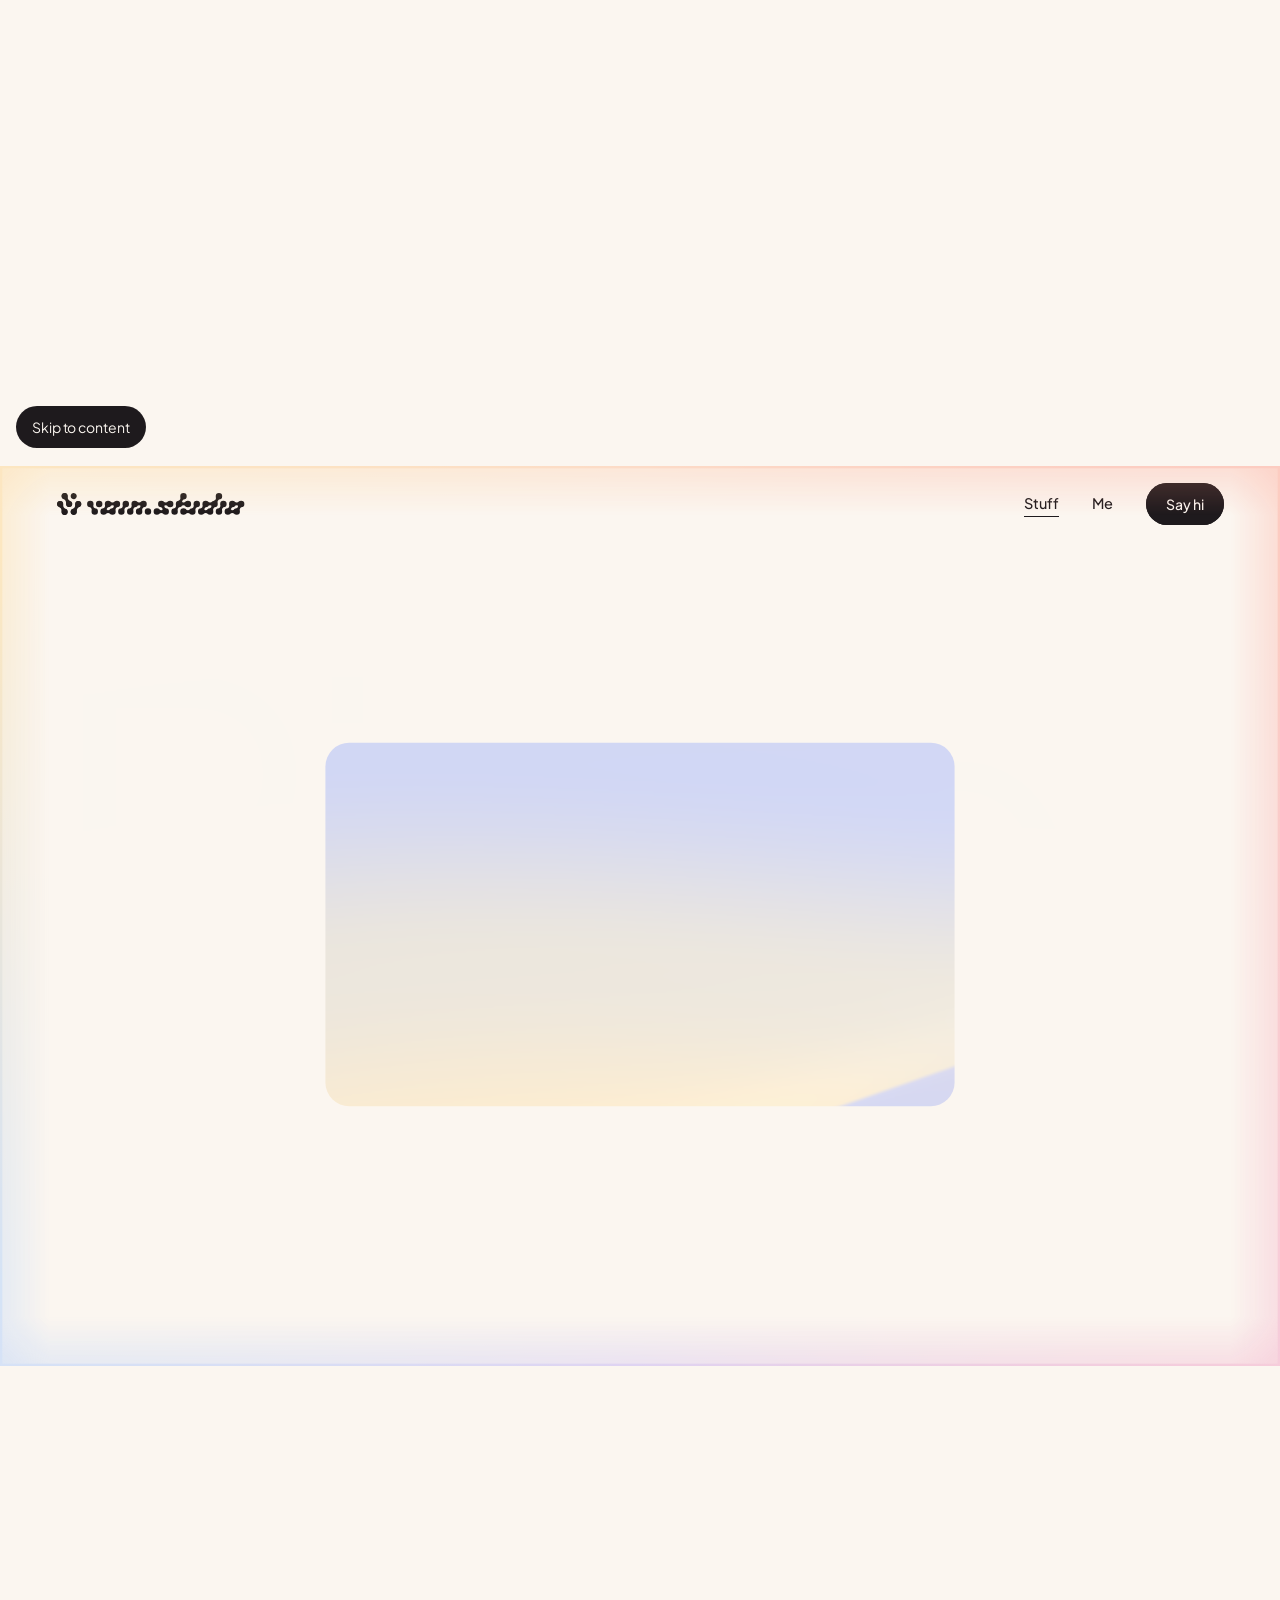
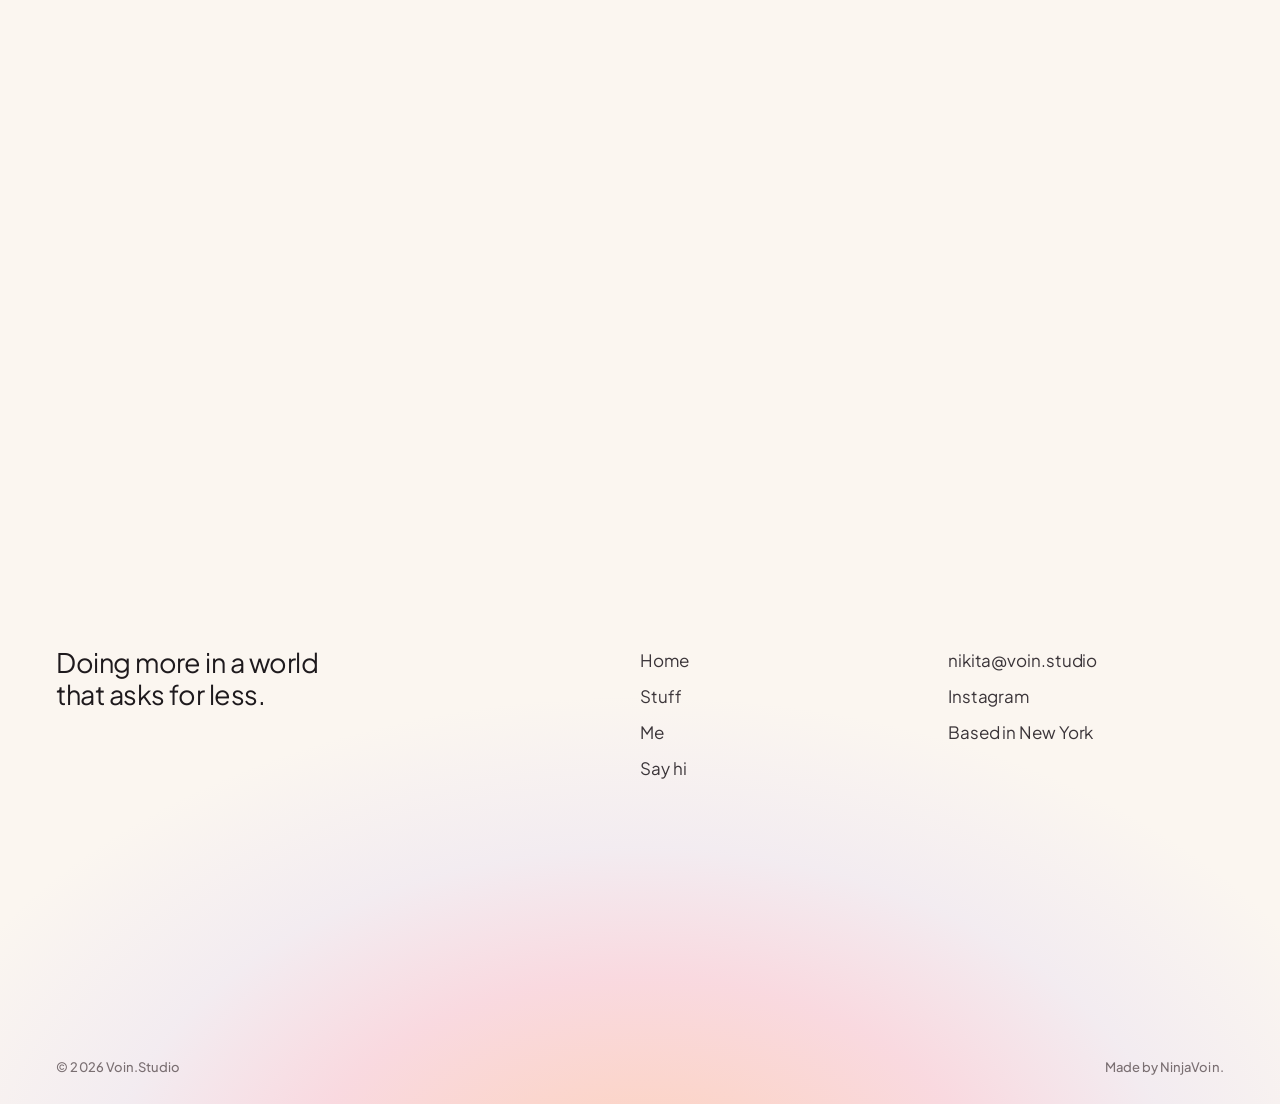
<file: work-rinne.html>
<!DOCTYPE html>
<html lang="en">
<head>
<meta charset="utf-8">
<meta name="viewport" content="width=device-width, initial-scale=1, viewport-fit=cover">
<meta name="color-scheme" content="light only">
<style>html{background:#FBF6F0;color-scheme:light}@view-transition{navigation:auto}::view-transition-old(root),::view-transition-new(root){animation:none}html.is-booting body{visibility:hidden;animation:vb 0s 4s forwards}@keyframes vb{to{visibility:visible}}/* the regular mouse is back; the dot stays hidden, the "View" label still follows */
.cur-dot { display: none; }
.mock-body.shot { padding: 0; display: block; position: relative; overflow: hidden; background: #fff; }
.mock-body.shot img { position: absolute; inset: 0; width: 100%; height: 100%; object-fit: cover; object-position: top center; display: block; }
.mock-body.shot .s-m, .mock.phone .mock-body.shot .s-d { display: none; }
.mock.phone .mock-body.shot .s-m { display: block; }
@container (max-aspect-ratio: 9 / 10) { .bt-face .mock-body.shot .s-d { display: none; } .bt-face .mock-body.shot .s-m { display: block; } }
</style>
<title>Rinne | Voin.Studio</title>
<meta name="description" content="Rinne. Fewer inputs, held longer. A logo and website for skin and esthetics.">
<link rel="canonical" href="https://voin.studio/work-rinne.html">
<meta property="og:type" content="website"><meta property="og:site_name" content="Voin.Studio">
<meta property="og:title" content="Rinne | Voin.Studio"><meta property="og:description" content="Rinne. Fewer inputs, held longer. A logo and website for skin and esthetics."><meta property="og:url" content="https://voin.studio/work-rinne.html">
<meta property="og:image" content="https://voin.studio/og.jpg"><meta property="og:image:width" content="1200"><meta property="og:image:height" content="630">
<meta name="twitter:card" content="summary_large_image">
<meta name="theme-color" content="#FBF6F0">
<link rel="icon" href="favicon.svg" type="image/svg+xml">
<link rel="icon" href="favicon-48.png" type="image/png" sizes="48x48">
<link rel="apple-touch-icon" href="apple-touch-icon.png">
<script>if(location.protocol!=='file:')[400,500].forEach(function(w){var l=document.createElement('link');l.rel='preload';l.as='font';l.type='font/woff2';l.crossOrigin='';l.href='pjs-'+w+'.woff2';document.head.appendChild(l)})</script>
<script>document.documentElement.classList.add('js','is-booting');try{var _n=performance.getEntriesByType('navigation')[0];if(_n&&(_n.type==='reload'||_n.type==='back_forward'))document.documentElement.classList.add('is-again')}catch(e){}try{if(sessionStorage.getItem('voin:wave')==='1'){document.documentElement.classList.add('is-entering');sessionStorage.removeItem('voin:wave')}}catch(e){}</script>
<style>
@font-face { font-family: 'Plus Jakarta Sans'; font-style: normal; font-weight: 300; font-display: swap; src: url(pjs-300.woff2) format('woff2'), url(https://cdn.jsdelivr.net/npm/@fontsource/plus-jakarta-sans@5.3.0/files/plus-jakarta-sans-latin-300-normal.woff2) format('woff2'); }
@font-face { font-family: 'Plus Jakarta Sans'; font-style: normal; font-weight: 400; font-display: swap; src: url(pjs-400.woff2) format('woff2'), url(https://cdn.jsdelivr.net/npm/@fontsource/plus-jakarta-sans@5.3.0/files/plus-jakarta-sans-latin-400-normal.woff2) format('woff2'); }
@font-face { font-family: 'Plus Jakarta Sans'; font-style: normal; font-weight: 500; font-display: swap; src: url(pjs-500.woff2) format('woff2'), url(https://cdn.jsdelivr.net/npm/@fontsource/plus-jakarta-sans@5.3.0/files/plus-jakarta-sans-latin-500-normal.woff2) format('woff2'); }
@font-face { font-family: 'Plus Jakarta Sans'; font-style: normal; font-weight: 600; font-display: swap; src: url(pjs-600.woff2) format('woff2'), url(https://cdn.jsdelivr.net/npm/@fontsource/plus-jakarta-sans@5.3.0/files/plus-jakarta-sans-latin-600-normal.woff2) format('woff2'); }

/* ═══ Voin.Studio, design system ══════════════════════════════════
   Cream and sunset. One refined sans, a rare serif italic, slow eased
   motion, rounded frames, square page corners. */
@property --a { syntax: '<angle>'; inherits: false; initial-value: 0deg; }
:root {
  --cream: #FBF6F0; --cream-2: #F5EDE4; --cream-3: #EEE3D7;
  --ink: #1E1A1D; --ink-2: #3B3539; --muted: #7A6F72;
  --line: rgba(30,26,29,.12); --line-2: rgba(30,26,29,.2);
  --apricot: #FFB48A; --coral: #FF8C7A; --rose: #F48FB6; --lilac: #B7A2F4;
  --haze: #9EC8FF; --gold: #FFD27A; --orange: #F15822;
  --ease: cubic-bezier(.22,1,.36,1); --ease-io: cubic-bezier(.65,0,.35,1);
  --gutter: clamp(20px, 4.4vw, 72px); --maxw: 1480px;
  --r-frame: 28px; --r-pill: 999px; --hdr: 76px; --r-panel: clamp(26px, 2.6vw, 40px);
  --f-sans: "Plus Jakarta Sans", ui-sans-serif, system-ui, -apple-system, "Segoe UI", sans-serif;
}
*, *::before, *::after { box-sizing: border-box; }
html { -webkit-text-size-adjust: 100%; }
html.lenis, html.lenis body { height: auto; }
.lenis.lenis-smooth { scroll-behavior: auto !important; }
.lenis.lenis-stopped { overflow: hidden; }
body {
  margin: 0; background: var(--cream); color: var(--ink);
  font: 400 17px/1.6 var(--f-sans); letter-spacing: -.005em;
  -webkit-font-smoothing: antialiased; -moz-osx-font-smoothing: grayscale;
  text-rendering: optimizeLegibility; overflow-x: hidden;
}
h1, h2, h3, h4, p, figure, blockquote, ul, ol, dl, dd { margin: 0; }
ul, ol { padding: 0; list-style: none; }
a { color: inherit; }
img, svg { display: block; }
button { font: inherit; color: inherit; }
::selection { background: var(--gold); color: var(--ink); }
:focus-visible { outline: 2px solid var(--ink); outline-offset: 4px; border-radius: 6px; }
.skip { position: fixed; left: 16px; top: -60px; z-index: 400; background: var(--ink); color: var(--cream);
  padding: 10px 16px; border-radius: var(--r-pill); text-decoration: none; font-size: 14px; transition: top .3s var(--ease); }
.skip:focus { top: 16px; }
.sr { position: absolute; width: 1px; height: 1px; overflow: hidden; clip: rect(0 0 0 0); white-space: nowrap; }
.wrap { width: 100%; max-width: var(--maxw); margin: 0 auto; padding-inline: var(--gutter); }

/* ── type ─────────────────────────────────────────────────────── */
.t-hero { font: 400 clamp(52px, 9.6vw, 168px)/.92 var(--f-sans); letter-spacing: -.038em; }
.t-xl { font: 400 clamp(46px, 7.6vw, 128px)/.95 var(--f-sans); letter-spacing: -.042em; }
.t-l { font: 400 clamp(36px, 5.4vw, 88px)/1 var(--f-sans); letter-spacing: -.038em; }
.t-m { font: 400 clamp(28px, 3.4vw, 54px)/1.06 var(--f-sans); letter-spacing: -.03em; }
.t-s { font: 400 clamp(22px, 2.1vw, 32px)/1.2 var(--f-sans); letter-spacing: -.02em; }
.t-lead { font: 400 clamp(19px, 1.5vw, 23px)/1.5 var(--f-sans); letter-spacing: -.012em; color: var(--ink-2); }
.t-body { font: 400 17px/1.65 var(--f-sans); color: var(--ink-2); }
.t-label { font: 500 13px/1.3 var(--f-sans); letter-spacing: .005em; color: var(--muted); }
.muted { color: var(--muted); }

/* ── reveal system: fade and rise, never flicker ─────────────── */
.rv { opacity: 0; transform: translate3d(0, 30px, 0);
  transition: opacity 1.1s var(--ease), transform 1.3s var(--ease); transition-delay: var(--d, 0ms); }
.rv.in { opacity: 1; transform: none; }
.split .ln { display: block; overflow: hidden; padding: .06em 0 .28em; margin: -.06em 0 -.28em; }
.split .ln > span { display: block; transform: translate3d(0, calc(100% + .6em), 0);
  transition: transform 1.3s var(--ease); transition-delay: calc(var(--i, 0) * 85ms + var(--d, 0ms)); }
.split.in .ln > span { transform: none; }
.split:not(.is-split) { opacity: 0; }
html.no-motion .rv, html.no-motion .split, html.no-motion .split .ln > span { opacity: 1 !important; transform: none !important; }

/* ── buttons: a soft glow blooms behind, nothing wipes ─────────── */
@keyframes spinA { to { --a: 360deg; } }
.pill { position: relative; display: inline-flex; align-items: center; gap: 10px; height: 52px; padding: 0 26px;
  border-radius: var(--r-pill); text-decoration: none; font: 500 15px/1 var(--f-sans); letter-spacing: -.005em;
  background: transparent; color: var(--cream); border: 0; cursor: pointer; isolation: isolate;
  -webkit-tap-highlight-color: transparent; transition: color .5s var(--ease), scale .35s var(--ease); }
/* glow first, face second: both sit under the label, the face covers the glow's middle */
.pill::before { content: ""; position: absolute; inset: -2px; z-index: -1; border-radius: inherit; pointer-events: none;
  background: conic-gradient(from var(--a), var(--apricot), var(--coral), var(--rose), var(--lilac), var(--haze), var(--gold), var(--apricot));
  filter: blur(14px); opacity: 0; transform: scale(.8);
  transition: opacity .8s var(--ease), transform 1s var(--ease); animation: spinA 6s linear infinite; }
.pill::after { content: ""; position: absolute; inset: 0; z-index: -1; border-radius: inherit; pointer-events: none;
  background: var(--ink); box-shadow: inset 0 0 0 1px var(--ink);
  transition: background-color .5s var(--ease), box-shadow .5s var(--ease); }
.pill.ghost { color: var(--ink); }
.pill.ghost::after { background: transparent; box-shadow: inset 0 0 0 1px var(--line-2); }
.pill.sm { height: 42px; padding: 0 20px; font-size: 14px; }
@media (hover: hover) {
  .pill:hover::before { opacity: .85; transform: scale(1.08); }
  .pill.ghost:hover::after { background: var(--cream); box-shadow: inset 0 0 0 1px rgba(255,255,255,.7); }
}
.pill:focus-visible::before { opacity: .85; transform: scale(1.08); }
.pill:active { scale: .96; }
.pill:active::before { opacity: 1; transform: scale(1.12); transition-duration: .3s; }
.pill.ghost:active::after { background: var(--cream); }

/* ── header ───────────────────────────────────────────────────── */
.hdr { position: fixed; inset: 0 0 auto 0; z-index: 100; height: var(--hdr);
  display: flex; align-items: center; justify-content: space-between; gap: 24px; padding-inline: var(--gutter);
  transition: transform .9s var(--ease), background-color .5s linear, border-color .5s linear;
  border-bottom: 1px solid transparent; }
.hdr::before { content: ""; position: absolute; z-index: -1; pointer-events: none;
  inset: 0; border-radius: 0; border: 0;
  background: var(--cream);
  opacity: 0; transition: opacity .5s linear; }
.hdr.is-solid::before { opacity: 1; }
.hdr.is-hidden { transform: translate3d(0, -105%, 0); }
.logo { display: inline-flex; align-items: center; color: var(--ink); text-decoration: none; }
.logo svg { height: 24px; width: auto; overflow: visible; }
.nav { display: flex; align-items: center; gap: clamp(20px, 2.6vw, 40px); }
.nav > a:not(.pill) { position: relative; font: 500 14.5px/1 var(--f-sans); text-decoration: none; padding: 6px 0; }
.nav > a:not(.pill)::after { content: ""; position: absolute; left: 0; right: 0; bottom: 0; height: 1px; background: currentColor;
  transform: scaleX(0); transform-origin: right; transition: transform .6s var(--ease); }
.nav > a:not(.pill):hover::after, .nav > a[aria-current="page"]::after { transform: scaleX(1); transform-origin: left; }
.menu-btn { display: none; align-items: center; gap: 10px; height: 44px; padding: 0 18px; border-radius: var(--r-pill);
  border: 1px solid var(--line-2); background: rgba(251,246,240,.6); cursor: pointer; font: 500 14px/1 var(--f-sans); }
.menu-btn i { display: grid; gap: 4px; } .menu-btn i b { display: block; width: 16px; height: 1.5px; background: currentColor; }
@media (max-width: 860px) { .nav { display: none; } .menu-btn { display: inline-flex; } }

/* ── phone menu: the page names are cut out of cream, the sunset shows through ── */
.menu-btn { -webkit-tap-highlight-color: transparent; transition: scale .3s var(--ease), background-color .4s var(--ease), border-color .4s var(--ease); }
.menu-btn:active { scale: .93; background: var(--cream-3); }
.mm { position: fixed; inset: 0; z-index: 120; overflow: hidden; isolation: isolate; background: var(--cream);
  opacity: 0; visibility: hidden; transition: opacity .45s var(--ease), visibility 0s linear .45s; }
.mm.open { opacity: 1; visibility: visible; transition: opacity .45s var(--ease); }
.mm-liq, .mm-liq canvas, .mm-veil { position: absolute; inset: 0; width: 100%; height: 100%; display: block; pointer-events: none; }
.mm-liq { background: linear-gradient(160deg, var(--apricot), var(--rose) 55%, var(--lilac)); }
.mm-close { position: absolute; z-index: 3; top: 16px; right: var(--gutter); }
.mm ul { position: absolute; inset: 0; z-index: 2; margin: 0; padding: 0; list-style: none; pointer-events: none; }
.mm li a { position: absolute; left: 0; top: 0; display: block; pointer-events: auto; border-radius: 22px; color: transparent;
  text-decoration: none; -webkit-tap-highlight-color: transparent; outline: none; }
.mm li a span { position: absolute; width: 1px; height: 1px; overflow: hidden; clip-path: inset(50%); white-space: nowrap; }
.mm li a:focus-visible { box-shadow: 0 0 0 2px var(--ink); }
.mm-foot { position: absolute; z-index: 2; left: 0; right: 0; bottom: max(26px, env(safe-area-inset-bottom));
  padding: 0 var(--gutter); display: flex; justify-content: space-between; gap: 16px;
  opacity: 0; transform: translateY(10px); transition: opacity .6s var(--ease) .35s, transform .8s var(--ease) .35s; }
.mm.open .mm-foot { opacity: 1; transform: none; }
.mm-foot a { text-decoration: none; }

/* ── signature: sunset edge glow (transform-only animation) ──── */
.edge { position: fixed; inset: 0; z-index: 150; pointer-events: none; opacity: var(--glow, .4);
  transition: opacity 1.2s var(--ease);
  -webkit-mask: linear-gradient(90deg, #000 0 1.5px, rgba(0,0,0,.55) 3px, transparent 5.5vmin, transparent calc(100% - 5.5vmin), rgba(0,0,0,.55) calc(100% - 3px), #000 calc(100% - 1.5px)),
                linear-gradient(180deg, #000 0 1.5px, rgba(0,0,0,.55) 3px, transparent 5.5vmin, transparent calc(100% - 5.5vmin), rgba(0,0,0,.55) calc(100% - 3px), #000 calc(100% - 1.5px));
  -webkit-mask-composite: source-over;
  mask: linear-gradient(90deg, #000 0 1.5px, rgba(0,0,0,.55) 3px, transparent 5.5vmin, transparent calc(100% - 5.5vmin), rgba(0,0,0,.55) calc(100% - 3px), #000 calc(100% - 1.5px)),
        linear-gradient(180deg, #000 0 1.5px, rgba(0,0,0,.55) 3px, transparent 5.5vmin, transparent calc(100% - 5.5vmin), rgba(0,0,0,.55) calc(100% - 3px), #000 calc(100% - 1.5px));
  mask-composite: add; }
.edge i { position: absolute; left: 50%; top: 50%; width: 160vmax; height: 160vmax; margin: -80vmax 0 0 -80vmax;
  background: conic-gradient(from 0deg, var(--apricot), var(--coral), var(--rose), var(--lilac), var(--haze), var(--gold), var(--apricot));
  animation: spin 26s linear infinite; will-change: transform; }
@keyframes spin { to { transform: rotate(1turn); } }
html.is-glowing { --glow: 1; }

/* ── signature: wave takeover ────────────────────────────────── */
.wave { position: fixed; inset: 0; z-index: 300; pointer-events: none; visibility: hidden; overflow: hidden; }
.wave .wash { position: absolute; inset: 0; background: var(--cream); opacity: 0; }
.wave b { position: absolute; width: 78vmax; height: 78vmax; border-radius: 50%; filter: blur(70px);
  top: 100%; will-change: transform; }
.wave b:nth-of-type(1) { left: -22vmax; background: var(--apricot); }
.wave b:nth-of-type(2) { left: 10vmax; background: var(--rose); }
.wave b:nth-of-type(3) { left: 40vmax; background: var(--lilac); }
.wave b:nth-of-type(4) { left: 68vmax; background: var(--coral); }
.wave b:nth-of-type(5) { left: 30vmax; background: var(--gold); width: 60vmax; height: 60vmax; }
html.is-entering .wave { visibility: visible; }
html.is-entering .wave .wash { opacity: 1; }
html.is-entering .wave b { transform: translate3d(0, -118vmax, 0) scale(1.3); }

/* ── cursor ───────────────────────────────────────────────────── */
.cur { position: fixed; left: 0; top: 0; z-index: 250; pointer-events: none; opacity: 0; transition: opacity .4s linear; }
.cur.on { opacity: 1; }
.cur-dot { position: absolute; width: 10px; height: 10px; margin: -5px 0 0 -5px; border-radius: 50%; background: var(--ink);
  transition: transform .5s var(--ease), background-color .4s linear; }
.cur-tag { position: absolute; left: 0; top: 0; transform: translate(-50%, -50%) scale(.4); opacity: 0; white-space: nowrap;
  height: 44px; padding: 0 20px; display: flex; align-items: center; gap: 8px; border-radius: var(--r-pill);
  background: var(--ink); color: var(--cream); font: 500 14px/1 var(--f-sans);
  transition: transform .55s var(--ease), opacity .3s linear; }
.cur.is-link .cur-dot { transform: scale(3.2); background: rgba(30,26,29,.12); }
.cur.is-view .cur-dot { transform: scale(0); }
.cur.is-view .cur-tag { opacity: 1; transform: translate(-50%, -50%) scale(1); }
@media (hover: none), (pointer: coarse) { .cur { display: none; } }

/* ── frames: rounded image surfaces with placeholders ────────── */
.frame { position: relative; overflow: hidden; border-radius: var(--r-frame); background: var(--cream-2); isolation: isolate; }
.frame .ph { position: absolute; inset: -9% -2%; background: var(--ph); will-change: transform; }
.frame .grain { position: absolute; inset: 0; pointer-events: none; opacity: .5; mix-blend-mode: soft-light;
  background: radial-gradient(120% 90% at 50% 0%, rgba(255,255,255,.45), transparent 60%); }
.mock { position: absolute; left: 50%; top: 50%; width: min(74%, 980px); aspect-ratio: 16 / 10.4; transform: translate(-50%, -46%);
  border-radius: 14px; background: rgba(255,255,255,.9);
  overflow: hidden; display: grid; grid-template-rows: auto 1fr; transition: transform 1.1s var(--ease); }
.mock-bar { display: flex; gap: 6px; padding: 12px 14px; background: rgba(30,26,29,.035); }
.mock-bar i { width: 9px; height: 9px; border-radius: 50%; background: rgba(30,26,29,.14); }
.mock-body { padding: 6% 7%; display: grid; grid-template-rows: auto 1fr; gap: 6%; }
.mock-nav { display: flex; justify-content: space-between; align-items: center; }
.mock-nav b { display: block; height: 8px; border-radius: 4px; background: rgba(30,26,29,.16); }
.mock-hero { border-radius: 10px; background: var(--ph); position: relative; overflow: hidden; display: flex;
  align-items: flex-end; padding: 6%; }
.mock-hero span { font: 500 clamp(14px, 2vw, 30px)/1 var(--f-sans); letter-spacing: -.015em; word-spacing: .06em; color: #fff;
  text-shadow: 0 2px 24px rgba(60,30,40,.25); }
a:hover .mock, .frame:hover .mock { transform: translate(-50%, -48%) scale(1.015); }
.frame-cap { display: flex; justify-content: space-between; gap: 16px; margin-top: 14px; }

/* ── footer: the sun goes down ──────────────────────────────── */
.ftr { position: relative; overflow: hidden; padding: clamp(80px, 12vw, 160px) 0 28px; background: var(--cream); }
.ftr::before { content: ""; position: absolute; left: 50%; bottom: -48vw; width: 120vw; height: 80vw; transform: translateX(-50%);
  border-radius: 50%; background: radial-gradient(closest-side, rgba(255,180,138,.55), rgba(244,143,182,.28) 45%, rgba(183,162,244,.12) 70%, transparent);
  pointer-events: none; }
.ftr .wrap { position: relative; }
.ftr-top { display: grid; grid-template-columns: minmax(0, 2fr) minmax(0, 1fr) minmax(0, 1fr); gap: 32px; padding-bottom: clamp(48px, 7vw, 96px); }
.ftr-links li + li { margin-top: 8px; }
.ftr a { text-decoration: none; background: linear-gradient(currentColor, currentColor) 0 100% / 0 1px no-repeat; transition: background-size .6s var(--ease); }
.ftr a:hover { background-size: 100% 1px; }
.ftr-sign { max-width: 22ch; }
.ftr-word { width: 100%; color: var(--ink); }
.ftr-word svg { width: 100%; height: auto; }
.ftr-base { display: flex; justify-content: space-between; gap: 16px; margin-top: 22px; }
@media (max-width: 860px) { .ftr-top { grid-template-columns: 1fr 1fr; } .ftr-sign { grid-column: 1 / -1; } }

/* ── shared sections ─────────────────────────────────────────── */
.sec { padding-block: clamp(96px, 13vw, 200px); }
.page-hero { padding-top: calc(var(--hdr) + clamp(64px, 11vw, 168px)); padding-bottom: clamp(56px, 8vw, 120px); }
.page-hero .t-lead { max-width: 38ch; margin-top: clamp(24px, 3vw, 40px); }
.rule { height: 1px; background: var(--line); }

.cta { text-align: center; }
.cta .t-l { max-width: 14ch; margin: 0 auto; }
.cta .row { display: flex; gap: 14px; justify-content: center; flex-wrap: wrap; margin-top: clamp(32px, 4vw, 48px); }

@media (prefers-reduced-motion: reduce) {
  .edge i { animation: none; }
  *, *::before, *::after { transition-duration: .01ms !important; animation-duration: .01ms !important; }
}



.wave b { filter: none; background: none !important; }
.wave b::before { content: ""; position: absolute; inset: -25%; border-radius: 50%;
  background: radial-gradient(closest-side, var(--c) 43%, color-mix(in srgb, var(--c) 50%, transparent) 66%, transparent 88%); }
.wave b:nth-of-type(1) { --c: var(--apricot); } .wave b:nth-of-type(2) { --c: var(--rose); } .wave b:nth-of-type(3) { --c: var(--lilac); }
.wave b:nth-of-type(4) { --c: var(--coral); } .wave b:nth-of-type(5) { --c: var(--gold); }
.wave::after { content: ""; position: absolute; inset: 0; z-index: 2; background: var(--cream); opacity: var(--w2, 0); }
html.is-entering .wave { --w2: 1; }
html.is-entering .wave b { transform: translate3d(0, -240vmax, 0) scale(1.55); }
html body .pill::before, html body .glow-row::before, html body .bt::before { animation-play-state: paused; }
html body .pill:hover::before, html body .pill:focus-visible::before, html body .pill:active::before,
html body .glow-row:hover::before, html body .glow-row:focus-visible::before,
html body .bt:hover::before, html body .bt:focus-visible::before { animation-play-state: running; }
/* ── glow rows: a gradient ring traces the row, a bloom follows the pointer ── */
.glow-row { position: relative; isolation: isolate; text-decoration: none; -webkit-tap-highlight-color: transparent;
  transition: scale .4s var(--ease); }
.glow-row::before { content: ""; position: absolute; inset: 6px 0; z-index: -1; border-radius: 26px; padding: 1.5px; pointer-events: none;
  background: conic-gradient(from var(--a), var(--apricot), var(--coral), var(--rose), var(--lilac), var(--haze), var(--gold), var(--apricot));
  -webkit-mask: linear-gradient(#000 0 0) content-box, linear-gradient(#000 0 0); -webkit-mask-composite: xor;
  mask: linear-gradient(#000 0 0) content-box, linear-gradient(#000 0 0); mask-composite: exclude;
  opacity: 0; transition: opacity .9s var(--ease); animation: spinA 7s linear infinite; }
.glow-row::after { content: ""; position: absolute; z-index: -2; left: var(--mx, 22%); top: var(--my, 50%);
  width: min(560px, 80%); aspect-ratio: 2.2; border-radius: 50%; pointer-events: none;
  transform: translate(-50%, -50%) scale(.55); opacity: 0; filter: blur(22px);
  background: radial-gradient(closest-side, rgba(255,180,138,.6), rgba(244,143,182,.36) 46%, rgba(183,162,244,.16) 72%, transparent);
  transition: opacity .9s var(--ease), transform 1.1s var(--ease), left .9s var(--ease), top .9s var(--ease); }
@media (hover: hover) {
  .glow-row:hover::before { opacity: 1; }
  .glow-row:hover::after { opacity: 1; transform: translate(-50%, -50%) scale(1); }
}
.glow-row:focus-visible { outline: none; }
.glow-row:focus-visible::before { opacity: 1; }
.glow-row:focus-visible::after { opacity: 1; transform: translate(-50%, -50%) scale(1); }
.glow-row:active { scale: .985; }
.glow-row:active::before { opacity: 1; transition-duration: .25s; }
.glow-row:active::after { opacity: 1; transform: translate(-50%, -50%) scale(1); transition-duration: .3s; }
.glow-row .arr { width: 22px; height: 22px; transition: transform .8s var(--ease); }
@media (hover: hover) { .glow-row:hover .arr { transform: translateX(6px); } }

/* lists keep their hairlines; the ring sits inside them */
.rows { border-top: 1px solid var(--line); }
.rows > li { border-bottom: 1px solid var(--line); }

.cta-sec { text-align: center; }
.cta-sec .t-l { max-width: 13ch; margin: 0 auto; }
.cta-sec .row { display: flex; gap: 14px; justify-content: center; flex-wrap: wrap; margin-top: clamp(32px, 4vw, 48px); }
.nav > a:not(.pill) { -webkit-tap-highlight-color: transparent; }

/* over anything clickable the dot sinks into it, and the thing itself answers */
.cur-dot { transition: transform .32s cubic-bezier(.2,.8,.2,1), opacity .32s linear, background-color .3s linear; }
.cur.is-link .cur-dot { transform: translate(var(--dx, 0px), var(--dy, 0px)) scale(0); opacity: 0; background: var(--ink); }
html.has-cur a:not(.pill):not([data-cursor]):not(.logo):hover { opacity: .6; }
html.has-cur a:not(.pill):not([data-cursor]) { transition: opacity .25s linear; }
html.has-cur .pill { transition: scale .35s cubic-bezier(.2,.8,.2,1); }
html.has-cur .pill:hover { scale: 1.05; }
.t-hero, .t-xl, .t-l, .t-m, .t-s { text-wrap: balance; }
.t-lead, .t-body { text-wrap: pretty; }


/* ═══ inner pages: one stage, a cream veil with holes over one liquid ═══ */
:root { --bar: 0px; }
@supports (height: 100lvh) { :root { --bar: calc(100lvh - 100svh); } }
.ps-veil, .vprobe { display: none; }
.prog, html.js .prog { display: none !important; }
.ps-media { position: relative; height: 44vh; background: #F6C9A9; overflow: hidden; border-radius: 0 0 var(--r-panel) var(--r-panel); }
.liq, .liq canvas { position: absolute; inset: 0; width: 100%; height: 100%; display: block; }
.ps-h1 { font: 400 clamp(52px, 9.6vw, 168px)/.92 var(--f-sans); letter-spacing: -.045em; padding: clamp(40px, 6vw, 80px) var(--gutter) 0; max-width: var(--maxw); margin: 0 auto; text-wrap: balance; }
.sc { position: relative; padding: clamp(48px, 7vw, 110px) var(--gutter) 0; max-width: var(--maxw); margin: 0 auto; }
.sc:last-of-type { padding-bottom: clamp(48px, 7vw, 110px); }
.big { font: 400 clamp(40px, 6vw, 108px)/.98 var(--f-sans); letter-spacing: -.045em; text-wrap: balance; }
.stm { font: 400 clamp(24px, 2.4vw, 36px)/1.25 var(--f-sans); letter-spacing: -.022em; text-wrap: pretty; }
.lead2 { font: 400 clamp(18px, 1.6vw, 24px)/1.45 var(--f-sans); letter-spacing: -.014em; color: var(--ink); text-wrap: pretty; }
.sc-title2 { font: 400 clamp(28px, 3.4vw, 54px)/1.06 var(--f-sans); letter-spacing: -.03em; }
.cta-line { font: 400 clamp(44px, min(7.2vw, 13vh), 124px)/.96 var(--f-sans); letter-spacing: -.045em; text-wrap: balance; max-width: 12ch; margin: 0 auto; }
.cta-row { display: flex; gap: 14px; justify-content: center; flex-wrap: wrap; margin-top: clamp(24px, 3.4vw, 40px); }
.sc-cta { text-align: center; }
.win { position: relative; border-radius: 26px; overflow: hidden; background: var(--ph, #F6C9A9); aspect-ratio: 16 / 10; margin-top: 24px; }
.win .mock { width: 74%; }
.win .mock.phone { width: min(34%, 240px); aspect-ratio: 9 / 18.5; border-radius: 28px; transform: translate(-50%, -50%); }
.win .mock.phone .mock-body { padding: 14% 10%; gap: 5%; }
a.inline { text-decoration: none; background: linear-gradient(currentColor, currentColor) 0 100% / 100% 1.5px no-repeat; padding-bottom: 1px; }
@media (prefers-reduced-motion: no-preference) {
  html.js .ps-stage { height: calc(var(--units, 6) * 100vh); height: calc(var(--units, 6) * 100svh); }
  html.js .ps-pin { position: sticky; top: 0; height: 100vh; height: 100lvh; overflow: hidden; background: var(--cream); }
  html.js .vprobe { display: block; position: absolute; left: 0; top: 0; width: 1px; height: 100vh; height: 100svh; visibility: hidden; pointer-events: none; }
  html.js .ps-media { position: absolute; inset: 0; height: auto; border-radius: 0; background: none; }
  html.js .liq { background: #F6C9A9; opacity: 0; transition: opacity 1.6s var(--ease); }
  html.js .liq.on { opacity: 1; }
  html.js .ps-veil { display: block; position: absolute; inset: 0; width: 100%; height: 100%; z-index: 1; pointer-events: none; }
  html.js .ps-h1 { position: absolute; width: 1px; height: 1px; overflow: hidden; clip: rect(0 0 0 0); white-space: nowrap; margin: 0; padding: 0; }
  html.js .sc { position: absolute; inset: 0 0 var(--bar) 0; padding: 0; max-width: none; margin: 0; visibility: hidden; z-index: 5; }
  html.js .abs { position: absolute; left: 0; top: 0; margin: 0; will-change: transform, opacity; }
  html.js .win { position: absolute; left: 0; top: 0; margin: 0; background: none; aspect-ratio: auto; border-radius: 0; overflow: visible; }
  html.js .sc-cta { display: flex; flex-direction: column; justify-content: center; align-items: center; padding: 0 var(--gutter); }
  html.js .sc-cta .pill.ghost::after { background: rgba(251,246,240,.55); box-shadow: inset 0 0 0 1px rgba(255,255,255,.7); }
  html.js .prog { display: block; position: absolute; left: 50%; bottom: calc(var(--bar) + 16px); width: 88px; height: 4px; margin-left: -44px; border-radius: 4px;
    background: rgba(30,26,29,.1); overflow: hidden; z-index: 6; }
  html.js .prog i { position: absolute; inset: 0; border-radius: inherit; transform-origin: 0 50%; transform: scaleX(0);
    background: linear-gradient(90deg, var(--apricot), var(--rose), var(--lilac)); }
}

.cs-lead { max-width: 40ch; margin-top: 16px; }
.cs-story { max-width: 30ch; }
.g-type { position: absolute; inset: 0; display: grid; place-items: center; text-align: center; padding: 8%;
  font: 400 clamp(32px, 5vw, 88px)/.95 var(--f-sans); color: #fff; letter-spacing: -.042em; text-shadow: 0 4px 40px rgba(60,30,40,.25); }
.nx { display: flex; align-items: center; gap: .3em; text-decoration: none; }
.nx .arr { width: .7em; height: .7em; flex: none; }
@media (prefers-reduced-motion: no-preference) {
  html.js .cs-lead { max-width: none; margin: 0; }
  html.js .cs-story { max-width: none; }
  html.js .sc-next { display: flex; align-items: center; justify-content: center; padding: 0 var(--gutter); }
  html.js .nx { position: relative; font: 400 clamp(40px, min(6.6vw, 12vh), 116px)/1 var(--f-sans); letter-spacing: -.045em; text-align: center; justify-content: center; flex-wrap: wrap; }
  html.js .win .g-type { font-size: var(--gt, 48px); }
}
.g-c { position: absolute; inset: 0; opacity: 0; }
.g-a .mock-hero span { font-size: 11px; }
html:not(.js) .g-c, html.no-motion .g-c { display: none; }
</style>
</head>
<body>
<svg width="0" height="0" style="position:absolute" aria-hidden="true" focusable="false"><defs><path id="vw" d="M22.211 37.684A11 11 0 1 1 0.211 37.684A11 11 0 1 1 22.211 37.684ZM52.531 37.684A11 11 0 1 1 30.531 37.684A11 11 0 1 1 52.531 37.684ZM67.69 63.942A11 11 0 1 1 45.69 63.942A11 11 0 1 1 67.69 63.942ZM128.329 63.942A11 11 0 1 1 106.329 63.942A11 11 0 1 1 128.329 63.942ZM158.648 63.942A11 11 0 1 1 136.648 63.942A11 11 0 1 1 158.648 63.942ZM249.606 63.942A11 11 0 1 1 227.606 63.942A11 11 0 1 1 249.606 63.942ZM310.245 63.942A11 11 0 1 1 288.245 63.942A11 11 0 1 1 310.245 63.942ZM340.564 63.942A11 11 0 1 1 318.564 63.942A11 11 0 1 1 340.564 63.942ZM401.203 63.942A11 11 0 1 1 379.203 63.942A11 11 0 1 1 401.203 63.942ZM461.842 63.942A11 11 0 1 1 439.842 63.942A11 11 0 1 1 461.842 63.942ZM492.161 63.942A11 11 0 1 1 470.161 63.942A11 11 0 1 1 492.161 63.942ZM219.287 63.942A11 11 0 1 1 197.287 63.942A11 11 0 1 1 219.287 63.942ZM37.371 63.942A11 11 0 1 1 15.371 63.942A11 11 0 1 1 37.371 63.942ZM82.85 37.684A11 11 0 1 1 60.85 37.684A11 11 0 1 1 82.85 37.684ZM98.01 63.942A11 11 0 1 1 76.01 63.942A11 11 0 1 1 98.01 63.942ZM143.489 37.684A11 11 0 1 1 121.489 37.684A11 11 0 1 1 143.489 37.684ZM113.169 37.684A11 11 0 1 1 91.169 37.684A11 11 0 1 1 113.169 37.684ZM173.808 37.684A11 11 0 1 1 151.808 37.684A11 11 0 1 1 173.808 37.684ZM279.926 63.942A11 11 0 1 1 257.926 63.942A11 11 0 1 1 279.926 63.942ZM204.127 37.684A11 11 0 1 1 182.127 37.684A11 11 0 1 1 204.127 37.684ZM325.405 37.684A11 11 0 1 1 303.405 37.684A11 11 0 1 1 325.405 37.684ZM264.766 37.684A11 11 0 1 1 242.766 37.684A11 11 0 1 1 264.766 37.684ZM370.884 63.942A11 11 0 1 1 348.884 63.942A11 11 0 1 1 370.884 63.942ZM188.968 63.942A11 11 0 1 1 166.968 63.942A11 11 0 1 1 188.968 63.942ZM340.564 11.427A11 11 0 1 1 318.564 11.427A11 11 0 1 1 340.564 11.427ZM355.724 37.684A11 11 0 1 1 333.724 37.684A11 11 0 1 1 355.724 37.684ZM416.363 37.684A11 11 0 1 1 394.363 37.684A11 11 0 1 1 416.363 37.684ZM431.522 63.942A11 11 0 1 1 409.522 63.942A11 11 0 1 1 431.522 63.942ZM295.085 37.684A11 11 0 1 1 273.085 37.684A11 11 0 1 1 295.085 37.684ZM386.043 37.684A11 11 0 1 1 364.043 37.684A11 11 0 1 1 386.043 37.684ZM477.001 37.684A11 11 0 1 1 455.001 37.684A11 11 0 1 1 477.001 37.684ZM446.682 37.684A11 11 0 1 1 424.682 37.684A11 11 0 1 1 446.682 37.684ZM507.321 37.684A11 11 0 1 1 485.321 37.684A11 11 0 1 1 507.321 37.684ZM522.481 63.942A11 11 0 1 1 500.481 63.942A11 11 0 1 1 522.481 63.942ZM461.842 11.427A11 11 0 1 1 439.842 11.427A11 11 0 1 1 461.842 11.427ZM537.64 37.684A11 11 0 1 1 515.64 37.684A11 11 0 1 1 537.64 37.684ZM21.921 40.194A11.151 11.151 0 0 0 29.553 53.412L15.661 61.433A11.151 11.151 0 0 0 8.029 48.214ZM53.508 53.412A11.151 11.151 0 0 0 61.14 40.194L75.032 48.214A11.151 11.151 0 0 0 67.4 61.433ZM64.218 55.921A11.151 11.151 0 0 0 79.482 55.921L79.482 71.962A11.151 11.151 0 0 0 64.218 71.962ZM114.147 53.412A11.151 11.151 0 0 0 121.779 40.194L135.671 48.214A11.151 11.151 0 0 0 128.039 61.433ZM144.466 53.412A11.151 11.151 0 0 0 152.098 40.194L165.99 48.214A11.151 11.151 0 0 0 158.358 61.433ZM246.134 55.921A11.151 11.151 0 0 0 261.398 55.921L261.398 71.962A11.151 11.151 0 0 0 246.134 71.962ZM296.063 53.412A11.151 11.151 0 0 0 303.695 40.194L317.587 48.214A11.151 11.151 0 0 0 309.955 61.433ZM337.092 55.921A11.151 11.151 0 0 0 352.356 55.921L352.356 71.962A11.151 11.151 0 0 0 337.092 71.962ZM387.021 53.412A11.151 11.151 0 0 0 394.653 40.194L408.545 48.214A11.151 11.151 0 0 0 400.913 61.433ZM397.731 55.921A11.151 11.151 0 0 0 412.994 55.921L412.994 71.962A11.151 11.151 0 0 0 397.731 71.962ZM447.66 53.412A11.151 11.151 0 0 0 455.292 40.194L469.183 48.214A11.151 11.151 0 0 0 461.552 61.433ZM477.979 53.412A11.151 11.151 0 0 0 485.611 40.194L499.503 48.214A11.151 11.151 0 0 0 491.871 61.433ZM488.689 55.921A11.151 11.151 0 0 0 503.952 55.921L503.952 71.962A11.151 11.151 0 0 0 488.689 71.962ZM79.378 29.664A11.151 11.151 0 0 0 94.641 29.664L94.641 45.705A11.151 11.151 0 0 0 79.378 45.705ZM83.828 53.412A11.151 11.151 0 0 0 91.459 40.194L105.351 48.214A11.151 11.151 0 0 0 97.72 61.433ZM170.336 29.664A11.151 11.151 0 0 0 185.599 29.664L185.599 45.705A11.151 11.151 0 0 0 170.336 45.705ZM258.216 61.433A11.151 11.151 0 0 0 250.584 48.214L264.476 40.194A11.151 11.151 0 0 0 272.108 53.412ZM196.309 48.214A11.151 11.151 0 0 0 188.678 61.433L174.786 53.412A11.151 11.151 0 0 0 182.417 40.194ZM311.223 27.155A11.151 11.151 0 0 0 318.854 13.936L332.746 21.957A11.151 11.151 0 0 0 325.115 35.175ZM321.933 29.664A11.151 11.151 0 0 0 337.196 29.664L337.196 45.705A11.151 11.151 0 0 0 321.933 45.705ZM261.294 29.664A11.151 11.151 0 0 0 276.557 29.664L276.557 45.705A11.151 11.151 0 0 0 261.294 45.705ZM356.702 53.412A11.151 11.151 0 0 0 364.333 40.194L378.225 48.214A11.151 11.151 0 0 0 370.594 61.433ZM412.891 29.664A11.151 11.151 0 0 0 428.154 29.664L428.154 45.705A11.151 11.151 0 0 0 412.891 45.705ZM417.341 53.412A11.151 11.151 0 0 0 424.972 40.194L438.864 48.214A11.151 11.151 0 0 0 431.232 61.433ZM432.5 27.155A11.151 11.151 0 0 0 440.132 13.936L454.024 21.957A11.151 11.151 0 0 0 446.392 35.175ZM503.849 29.664A11.151 11.151 0 0 0 519.112 29.664L519.112 45.705A11.151 11.151 0 0 0 503.849 45.705ZM508.299 53.412A11.151 11.151 0 0 0 515.93 40.194L529.822 48.214A11.151 11.151 0 0 0 522.19 61.433ZM67.639 55.482A2.5 2.5 0 0 0 69.491 58.689A11.151 11.151 0 0 1 67.15 57.903A11.151 11.151 0 0 1 67.639 55.482ZM256.125 58.689A2.5 2.5 0 0 0 257.977 55.482A11.151 11.151 0 0 1 258.466 57.903A11.151 11.151 0 0 1 256.125 58.689ZM401.152 55.482A2.5 2.5 0 0 0 403.004 58.689A11.151 11.151 0 0 1 400.663 57.903A11.151 11.151 0 0 1 401.152 55.482ZM492.11 55.482A2.5 2.5 0 0 0 493.962 58.689A11.151 11.151 0 0 1 491.621 57.903A11.151 11.151 0 0 1 492.11 55.482ZM89.369 42.937A11.151 11.151 0 0 1 91.71 43.723A11.151 11.151 0 0 1 91.22 46.144A2.5 2.5 0 0 0 89.369 42.937ZM180.327 42.937A11.151 11.151 0 0 1 182.668 43.723A11.151 11.151 0 0 1 182.178 46.144A2.5 2.5 0 0 0 180.327 42.937ZM264.715 46.144A11.151 11.151 0 0 1 264.226 43.723A11.151 11.151 0 0 1 266.567 42.937A2.5 2.5 0 0 0 264.715 46.144ZM325.354 29.225A2.5 2.5 0 0 0 327.205 32.432A11.151 11.151 0 0 1 324.864 31.646A11.151 11.151 0 0 1 325.354 29.225ZM422.881 42.937A11.151 11.151 0 0 1 425.222 43.723A11.151 11.151 0 0 1 424.733 46.144A2.5 2.5 0 0 0 422.881 42.937ZM513.84 42.937A11.151 11.151 0 0 1 516.181 43.723A11.151 11.151 0 0 1 515.691 46.144A2.5 2.5 0 0 0 513.84 42.937Z"/></defs></svg>
<a class="skip" href="#main">Skip to content</a>
<div class="edge" aria-hidden="true"><i></i></div>
<div class="wave" aria-hidden="true"><div class="wash"></div><b></b><b></b><b></b><b></b><b></b></div>
<div class="cur" aria-hidden="true"><div class="cur-dot"></div><div class="cur-tag"><span>View</span></div></div>
<header class="hdr">
  <a class="logo" href="index.html" aria-label="Voin.Studio, home"><svg viewBox="0 0 644.2 82" aria-hidden="true" fill="currentColor"><g class="mk" transform="translate(45 41) scale(.34)"><path d="M-42.59 109.47C-37.04 108.87 -31.86 106.83 -27.3 103.45C-25.83 102.36 -23.18 99.79 -21.99 98.29C-17.6 92.77 -15.26 86.1 -15.26 79.11C-15.26 74.2 -16.36 69.69 -18.64 65.24C-20.32 61.96 -22.4 59.35 -25.6 56.53C-28.22 54.22 -30.47 52.57 -36.88 48.25C-43.15 44.04 -44.31 43.22 -46.13 41.8C-53.95 35.7 -57.07 30.8 -58.78 21.98C-59.41 18.72 -59.63 16.59 -60.2 8.12C-60.76 -0.19 -60.97 -2.16 -61.69 -5.81C-63.02 -12.55 -65.59 -17.36 -70.31 -21.92C-72.72 -24.25 -75.03 -25.89 -77.9 -27.3C-82.19 -29.4 -86.6 -30.42 -91.42 -30.42C-96.24 -30.42 -100.19 -29.52 -104.55 -27.43C-112.79 -23.48 -118.67 -16.31 -120.91 -7.44C-121.55 -4.89 -121.8 -2.81 -121.8 0.07C-121.8 3.63 -121.39 6.23 -120.32 9.52C-118.71 14.45 -116.14 18.38 -112.03 22.16C-109.31 24.66 -106.87 26.46 -99.31 31.54C-91.96 36.47 -89.71 38.16 -86.88 40.88C-81.1 46.45 -78.77 51.78 -77.57 62.23C-77.49 62.92 -77.2 66.7 -76.93 70.63C-76.25 80.45 -75.87 83.47 -74.82 87.5C-73.13 93.94 -69.44 99.4 -64.01 103.5C-59.57 106.84 -53.84 109.05 -48.37 109.52C-47.06 109.64 -43.85 109.61 -42.59 109.47ZM50.4 109.27C59.31 107.78 66.96 102.71 71.58 95.24C73.51 92.12 74.6 89.18 75.45 84.79C76.19 81.02 76.37 79.32 77 69.93C77.45 63.45 77.68 61.03 78.13 58.38C79.38 51.06 81.45 46.56 85.58 42.19C88.42 39.18 91.66 36.68 99.68 31.29C102.64 29.3 105.64 27.26 106.33 26.76C111.35 23.15 114.76 19.88 116.99 16.52C119.08 13.38 120.59 9.6 121.36 5.58C122.95 -2.66 120.85 -11.56 115.71 -18.41C114.62 -19.86 112.09 -22.47 110.67 -23.61C101.23 -31.2 88.53 -32.58 77.79 -27.21C72.98 -24.8 68.98 -21.26 66.04 -16.8C63.84 -13.47 62.53 -10.06 61.61 -5.32C60.98 -2.04 60.77 0.07 60.2 8.54C59.65 16.66 59.43 18.78 58.79 22.12C57.51 28.76 55.43 32.96 51.28 37.26C48.3 40.34 45.74 42.31 37.43 47.9C27.91 54.29 24.85 56.76 21.71 60.55C17.85 65.22 15.53 71.57 15.3 78.12C14.82 92.14 23.91 104.61 37.47 108.49C38.74 108.86 41.44 109.37 42.91 109.53C44.13 109.66 49.11 109.49 50.4 109.27ZM4.19 30.16C10.5 29.32 16.49 26.4 21.12 21.92C25.3 17.86 28.06 13.16 29.47 7.64C30.76 2.62 30.78 -2.68 29.54 -7.51C28.57 -11.27 26.87 -14.87 24.74 -17.71C21.7 -21.75 18.36 -24.51 8.27 -31.29C0.01 -36.85 -2.89 -39.08 -5.72 -42.08C-9.97 -46.57 -12.03 -51.01 -13.29 -58.38C-13.73 -60.95 -13.98 -63.59 -14.49 -71C-14.99 -78.24 -15.23 -80.73 -15.69 -83.44C-16.92 -90.63 -19.29 -95.62 -23.66 -100.16C-28.42 -105.1 -34.21 -108.13 -41.15 -109.3C-43.45 -109.69 -48.33 -109.65 -50.73 -109.22C-57.2 -108.07 -62.65 -105.24 -67.21 -100.67C-69.93 -97.94 -71.94 -95.06 -73.41 -91.77C-77.16 -83.37 -77.04 -74.04 -73.08 -65.87C-70.86 -61.27 -67.65 -57.69 -61.98 -53.43C-60.81 -52.56 -57.2 -50.06 -53.97 -47.89C-45.66 -42.3 -43.09 -40.32 -40.11 -37.22C-35.97 -32.92 -33.91 -28.77 -32.63 -22.12C-31.99 -18.79 -31.77 -16.62 -31.22 -8.61C-30.72 -1.18 -30.6 0.11 -30.17 3.03C-29.74 5.91 -29.24 8.17 -28.54 10.29C-26.21 17.4 -20.72 23.65 -13.72 27.16C-8.05 30 -2.11 30.99 4.19 30.16ZM48.93 -48.87C54.54 -49.5 59.97 -51.7 64.47 -55.14C65.68 -56.07 67.92 -58.25 69.11 -59.68C72.52 -63.76 74.79 -68.68 75.76 -74.13C76.19 -76.57 76.23 -81.55 75.83 -83.91C74.97 -89.05 72.71 -94.19 69.57 -98.14C66.91 -101.5 63.03 -104.59 59.15 -106.47C56.26 -107.87 53.47 -108.76 50.4 -109.27C48.54 -109.58 44.65 -109.69 42.77 -109.49C32.12 -108.35 23.07 -102.08 18.41 -92.6C15.12 -85.91 14.39 -78.16 16.38 -70.99C19.28 -60.56 27.51 -52.48 38.07 -49.71C39.48 -49.34 41.55 -48.96 42.98 -48.82C44.09 -48.7 47.76 -48.73 48.93 -48.87Z"/></g><g transform="translate(106 3)"><use href="#vw"/></g></svg></a>
  <nav class="nav" aria-label="Primary">
    <a href="stuff.html" aria-current="page">Stuff</a><a href="me.html">Me</a>
    <a class="pill sm" href="say-hi.html">Say hi</a>
  </nav>
  <button class="menu-btn" aria-expanded="false" aria-controls="mm"><i><b></b><b></b></i>Menu</button>
</header>
<div class="mm" id="mm" aria-hidden="true">
  <div class="mm-liq" aria-hidden="true"><canvas></canvas></div>
  <svg class="mm-veil" preserveAspectRatio="none" aria-hidden="true" focusable="false"><defs><mask id="mm-m" maskUnits="userSpaceOnUse" x="0" y="0">
    <rect class="mm-all" x="0" y="0" fill="#fff"/><path class="mm-w" fill="#000"/><path class="mm-w" fill="#000"/><path class="mm-w" fill="#000"/><path class="mm-w" fill="#000"/><circle class="mm-dot" fill="#000" r="0"/>
  </mask></defs><rect class="mm-cream" x="0" y="0" fill="#FBF6F0" mask="url(#mm-m)"/></svg>
  <button class="menu-btn mm-close" style="display:inline-flex">Close</button>
  <ul><li><a href="index.html"><span>Home</span></a></li><li><a href="stuff.html" aria-current="page"><span>Stuff</span></a></li><li><a href="me.html"><span>Me</span></a></li><li><a href="say-hi.html"><span>Say hi</span></a></li></ul>
  <div class="mm-foot t-label"><a href="mailto:nikita@voin.studio">nikita@voin.studio</a><a href="https://instagram.com/ninjavoin" target="_blank" rel="noopener">Instagram</a></div>
</div>
<main id="main">

<section class="ps-stage ps-cs" aria-label="Rinne">
  <div class="ps-pin">
    <div class="vprobe" aria-hidden="true"></div>
    <div class="ps-media"><div class="liq"><canvas id="liquid" aria-hidden="true"></canvas></div></div>
    <svg class="ps-veil" preserveAspectRatio="none" aria-hidden="true" focusable="false"><defs>
      <mask id="ps-m" maskUnits="userSpaceOnUse" x="0" y="0">
        <rect class="v-all" x="0" y="0" fill="#fff"/>
        <path class="v-letters" fill="#000" d=""/>
        <g class="v-holes"><rect fill="#000" width="0" height="0"/><rect fill="#000" width="0" height="0"/><rect fill="#000" width="0" height="0"/></g>
        <rect class="v-end" fill="#000" width="0" height="0"/>
      </mask></defs>
      <rect class="v-cream" x="0" y="0" fill="#FBF6F0" mask="url(#ps-m)"/>
    </svg>
    <h1 class="ps-h1">Rinne</h1>
    <div class="sc sc-hero"><p class="lead2 cs-lead abs">Fewer inputs, held longer. A logo and website for skin and esthetics. Not public yet.</p></div>
    <div class="sc sc-main"><div class="win cs-main" style="--ph:radial-gradient(80% 80% at 18% 18%,#EDF1E9 0,transparent 62%),radial-gradient(80% 90% at 86% 92%,#B3C0A6 0,transparent 60%),linear-gradient(160deg,#DDE5D6,#869674)"><div class="cs-mock"><div class="mock"><div class="mock-bar"><i></i><i></i><i></i></div><div class="mock-body shot"><img class="s-d" src="shot-rinne.webp" alt="Rinne website" width="1920" height="1248" loading="lazy" decoding="async"><img class="s-m" src="shot-rinne-phone.webp" alt="Rinne website on a phone" width="600" height="1234" loading="lazy" decoding="async"></div></div></div><div class="g-c"><div class="mock"><div class="mock-bar"><i></i><i></i><i></i></div><div class="mock-body shot"><img class="s-d" src="shot-rinne.webp" alt="Rinne website" width="1920" height="1248" loading="lazy" decoding="async"><img class="s-m" src="shot-rinne-phone.webp" alt="Rinne website on a phone" width="600" height="1234" loading="lazy" decoding="async"></div></div></div></div></div>
    <div class="sc sc-story"><p class="stm cs-story abs">Rinne is built on doing less, better. The logo and the site follow the same rule: a soft palette, very few moving parts, and every one of them chosen on purpose.</p></div>
    <div class="sc sc-gal">
      <div class="win g-a" style="--ph:radial-gradient(80% 80% at 18% 18%,#EDF1E9 0,transparent 62%),radial-gradient(80% 90% at 86% 92%,#B3C0A6 0,transparent 60%),linear-gradient(160deg,#DDE5D6,#869674)"><div class="mock phone"><div class="mock-bar"><i></i><i></i><i></i></div><div class="mock-body shot"><img class="s-d" src="shot-rinne.webp" alt="Rinne website" width="1920" height="1248" loading="lazy" decoding="async"><img class="s-m" src="shot-rinne-phone.webp" alt="Rinne website on a phone" width="600" height="1234" loading="lazy" decoding="async"></div></div></div>
      <div class="win g-b" style="--ph:radial-gradient(80% 80% at 18% 18%,#EDF1E9 0,transparent 62%),radial-gradient(80% 90% at 86% 92%,#B3C0A6 0,transparent 60%),linear-gradient(160deg,#DDE5D6,#869674)"><span class="g-type">rinne</span></div>
    </div>
    <div class="sc sc-next"><a class="nx" href="work-madison-and-park.html" data-cursor="view" data-cursor-label="Next project">Next up, Madison and Park. <svg class="arr" viewBox="0 0 14 14" aria-hidden="true"><path d="M1 7h11M7.5 2.5 12 7l-4.5 4.5" fill="none" stroke="currentColor" stroke-width="1.5" stroke-linecap="round" stroke-linejoin="round"/></svg></a></div>
    <div class="prog" aria-hidden="true"><i></i></div>
  </div>
</section>
</main>
<footer class="ftr">
  <div class="wrap">
    <div class="ftr-top">
      <p class="t-s ftr-sign">Doing more in a world that asks for less.</p>
      <ul class="t-body ftr-links"><li><a href="index.html">Home</a></li><li><a href="stuff.html">Stuff</a></li><li><a href="me.html">Me</a></li><li><a href="say-hi.html">Say hi</a></li></ul>
      <ul class="t-body ftr-links"><li><a href="mailto:nikita@voin.studio">nikita@voin.studio</a></li><li><a href="https://instagram.com/ninjavoin" target="_blank" rel="noopener">Instagram</a></li><li>Based in New York</li></ul>
    </div>
    <div class="ftr-word rv"><svg viewBox="0 0 538.2 76.5" aria-hidden="true" fill="currentColor"><use href="#vw"/></svg></div>
    <div class="ftr-base t-label"><span>&copy; 2026 Voin.Studio</span><span>Made by NinjaVoin.</span></div>
  </div>
</footer>
<script src="lenis.min.js"></script>
<script>window.Lenis||document.write('<script src="https://cdn.jsdelivr.net/npm/lenis@1.3.26/dist/lenis.min.js"><\/script>')</script>
<script src="gsap.min.js"></script>
<script>window.gsap||document.write('<script src="https://cdn.jsdelivr.net/npm/gsap@3.13.0/dist/gsap.min.js"><\/script>')</script>
<script>window.VOIN_GEO={"r":30.4,"pieces":["M-42.59 109.47C-37.04 108.87 -31.86 106.83 -27.3 103.45C-25.83 102.36 -23.18 99.79 -21.99 98.29C-17.6 92.77 -15.26 86.1 -15.26 79.11C-15.26 74.2 -16.36 69.69 -18.64 65.24C-20.32 61.96 -22.4 59.35 -25.6 56.53C-28.22 54.22 -30.47 52.57 -36.88 48.25C-43.15 44.04 -44.31 43.22 -46.13 41.8C-53.95 35.7 -57.07 30.8 -58.78 21.98C-59.41 18.72 -59.63 16.59 -60.2 8.12C-60.76 -0.19 -60.97 -2.16 -61.69 -5.81C-63.02 -12.55 -65.59 -17.36 -70.31 -21.92C-72.72 -24.25 -75.03 -25.89 -77.9 -27.3C-82.19 -29.4 -86.6 -30.42 -91.42 -30.42C-96.24 -30.42 -100.19 -29.52 -104.55 -27.43C-112.79 -23.48 -118.67 -16.31 -120.91 -7.44C-121.55 -4.89 -121.8 -2.81 -121.8 0.07C-121.8 3.63 -121.39 6.23 -120.32 9.52C-118.71 14.45 -116.14 18.38 -112.03 22.16C-109.31 24.66 -106.87 26.46 -99.31 31.54C-91.96 36.47 -89.71 38.16 -86.88 40.88C-81.1 46.45 -78.77 51.78 -77.57 62.23C-77.49 62.92 -77.2 66.7 -76.93 70.63C-76.25 80.45 -75.87 83.47 -74.82 87.5C-73.13 93.94 -69.44 99.4 -64.01 103.5C-59.57 106.84 -53.84 109.05 -48.37 109.52C-47.06 109.64 -43.85 109.61 -42.59 109.47Z","M50.4 109.27C59.31 107.78 66.96 102.71 71.58 95.24C73.51 92.12 74.6 89.18 75.45 84.79C76.19 81.02 76.37 79.32 77 69.93C77.45 63.45 77.68 61.03 78.13 58.38C79.38 51.06 81.45 46.56 85.58 42.19C88.42 39.18 91.66 36.68 99.68 31.29C102.64 29.3 105.64 27.26 106.33 26.76C111.35 23.15 114.76 19.88 116.99 16.52C119.08 13.38 120.59 9.6 121.36 5.58C122.95 -2.66 120.85 -11.56 115.71 -18.41C114.62 -19.86 112.09 -22.47 110.67 -23.61C101.23 -31.2 88.53 -32.58 77.79 -27.21C72.98 -24.8 68.98 -21.26 66.04 -16.8C63.84 -13.47 62.53 -10.06 61.61 -5.32C60.98 -2.04 60.77 0.07 60.2 8.54C59.65 16.66 59.43 18.78 58.79 22.12C57.51 28.76 55.43 32.96 51.28 37.26C48.3 40.34 45.74 42.31 37.43 47.9C27.91 54.29 24.85 56.76 21.71 60.55C17.85 65.22 15.53 71.57 15.3 78.12C14.82 92.14 23.91 104.61 37.47 108.49C38.74 108.86 41.44 109.37 42.91 109.53C44.13 109.66 49.11 109.49 50.4 109.27Z","M4.19 30.16C10.5 29.32 16.49 26.4 21.12 21.92C25.3 17.86 28.06 13.16 29.47 7.64C30.76 2.62 30.78 -2.68 29.54 -7.51C28.57 -11.27 26.87 -14.87 24.74 -17.71C21.7 -21.75 18.36 -24.51 8.27 -31.29C0.01 -36.85 -2.89 -39.08 -5.72 -42.08C-9.97 -46.57 -12.03 -51.01 -13.29 -58.38C-13.73 -60.95 -13.98 -63.59 -14.49 -71C-14.99 -78.24 -15.23 -80.73 -15.69 -83.44C-16.92 -90.63 -19.29 -95.62 -23.66 -100.16C-28.42 -105.1 -34.21 -108.13 -41.15 -109.3C-43.45 -109.69 -48.33 -109.65 -50.73 -109.22C-57.2 -108.07 -62.65 -105.24 -67.21 -100.67C-69.93 -97.94 -71.94 -95.06 -73.41 -91.77C-77.16 -83.37 -77.04 -74.04 -73.08 -65.87C-70.86 -61.27 -67.65 -57.69 -61.98 -53.43C-60.81 -52.56 -57.2 -50.06 -53.97 -47.89C-45.66 -42.3 -43.09 -40.32 -40.11 -37.22C-35.97 -32.92 -33.91 -28.77 -32.63 -22.12C-31.99 -18.79 -31.77 -16.62 -31.22 -8.61C-30.72 -1.18 -30.6 0.11 -30.17 3.03C-29.74 5.91 -29.24 8.17 -28.54 10.29C-26.21 17.4 -20.72 23.65 -13.72 27.16C-8.05 30 -2.11 30.99 4.19 30.16Z","M48.93 -48.87C54.54 -49.5 59.97 -51.7 64.47 -55.14C65.68 -56.07 67.92 -58.25 69.11 -59.68C72.52 -63.76 74.79 -68.68 75.76 -74.13C76.19 -76.57 76.23 -81.55 75.83 -83.91C74.97 -89.05 72.71 -94.19 69.57 -98.14C66.91 -101.5 63.03 -104.59 59.15 -106.47C56.26 -107.87 53.47 -108.76 50.4 -109.27C48.54 -109.58 44.65 -109.69 42.77 -109.49C32.12 -108.35 23.07 -102.08 18.41 -92.6C15.12 -85.91 14.39 -78.16 16.38 -70.99C19.28 -60.56 27.51 -52.48 38.07 -49.71C39.48 -49.34 41.55 -48.96 42.98 -48.82C44.09 -48.7 47.76 -48.73 48.93 -48.87Z"],"cells":[{"piece":0,"a":[-90.4,0],"b":[-45.6,79.2]},{"piece":2,"a":[-45.8,-79.4],"b":[0,0]},{"piece":1,"a":[91.4,0],"b":[45.6,79.1]}],"dot":{"piece":3,"center":[45.6,-79.2]}};</script><script>
/* Liquid: a vanilla WebGL rebuild of the supplied ShaderGradient config
   (sphere, zoom 20.59, dawn, brightness 1.5, uSpeed .3, uDensity 1.6,
   uStrength .7, uFrequency 5.5, uAmplitude 2.6). At that zoom the sphere
   overfills the frame, so what reads is a pastel liquid field with soft
   bands and the odd crisp fold. No dependencies. */
function Liquid(canvas, o) {
  o = o || {};
  var gl = canvas.getContext('webgl', { antialias: false, alpha: false, depth: false,
    stencil: false, premultipliedAlpha: false, powerPreference: 'low-power' });
  if (!gl) { canvas.classList.add('no-gl'); return null; }
  var VS = 'attribute vec2 p;void main(){gl_Position=vec4(p,0.,1.);}';
  var FS = [
    'precision highp float;uniform vec2 R;uniform float T;uniform float S;',
    'vec3 m289(vec3 x){return x-floor(x*(1./289.))*289.;}vec4 m289(vec4 x){return x-floor(x*(1./289.))*289.;}',
    'vec4 perm(vec4 x){return m289(((x*34.)+1.)*x);}vec4 tis(vec4 r){return 1.79284291400159-.85373472095314*r;}',
    'float sn(vec3 v){const vec2 C=vec2(1./6.,1./3.);const vec4 D=vec4(0.,.5,1.,2.);',
    'vec3 i=floor(v+dot(v,C.yyy));vec3 x0=v-i+dot(i,C.xxx);vec3 g=step(x0.yzx,x0.xyz);vec3 l=1.-g;',
    'vec3 i1=min(g.xyz,l.zxy);vec3 i2=max(g.xyz,l.zxy);vec3 x1=x0-i1+C.xxx;vec3 x2=x0-i2+C.yyy;vec3 x3=x0-D.yyy;',
    'i=m289(i);vec4 p=perm(perm(perm(i.z+vec4(0.,i1.z,i2.z,1.))+i.y+vec4(0.,i1.y,i2.y,1.))+i.x+vec4(0.,i1.x,i2.x,1.));',
    'float n_=.142857142857;vec3 ns=n_*D.wyz-D.xzx;vec4 j=p-49.*floor(p*ns.z*ns.z);vec4 x_=floor(j*ns.z);vec4 y_=floor(j-7.*x_);',
    'vec4 x=x_*ns.x+ns.yyyy;vec4 y=y_*ns.x+ns.yyyy;vec4 h=1.-abs(x)-abs(y);vec4 b0=vec4(x.xy,y.xy);vec4 b1=vec4(x.zw,y.zw);',
    'vec4 s0=floor(b0)*2.+1.;vec4 s1=floor(b1)*2.+1.;vec4 sh=-step(h,vec4(0.));vec4 a0=b0.xzyw+s0.xzyw*sh.xxyy;vec4 a1=b1.xzyw+s1.xzyw*sh.zzww;',
    'vec3 p0=vec3(a0.xy,h.x);vec3 p1=vec3(a0.zw,h.y);vec3 p2=vec3(a1.xy,h.z);vec3 p3=vec3(a1.zw,h.w);',
    'vec4 nr=tis(vec4(dot(p0,p0),dot(p1,p1),dot(p2,p2),dot(p3,p3)));p0*=nr.x;p1*=nr.y;p2*=nr.z;p3*=nr.w;',
    'vec4 m=max(.6-vec4(dot(x0,x0),dot(x1,x1),dot(x2,x2),dot(x3,x3)),0.);m=m*m;',
    'return 42.*dot(m*m,vec4(dot(p0,x0),dot(p1,x1),dot(p2,x2),dot(p3,x3)));}',
    /* sunset palette sampled from the reference render, cyclic */
    'vec3 pal(float x){x=fract(x)*8.;',
    'vec3 c=mix(vec3(1.,.69,.46),vec3(.98,.75,.57),smoothstep(0.,1.,x));',
    'c=mix(c,vec3(.89,.66,.63),smoothstep(1.,2.,x));c=mix(c,vec3(.77,.6,.74),smoothstep(2.,3.,x));',
    'c=mix(c,vec3(.57,.59,.9),smoothstep(3.,4.,x));c=mix(c,vec3(.46,.57,1.),smoothstep(4.,5.,x));',
    'c=mix(c,vec3(.79,.76,.69),smoothstep(5.,6.,x));c=mix(c,vec3(1.,.82,.49),smoothstep(6.,7.,x));',
    'c=mix(c,vec3(1.,.69,.46),smoothstep(7.,8.,x));return c;}',
    'void main(){vec2 q=(gl_FragCoord.xy-.5*R)/R.y;float t=T*S;float aa=1.6/R.y;',
    /* bands run close to horizontal and lean slowly: apricot above, blue below */
    'float ang=1.40+.24*sin(t*.55);vec2 d=vec2(cos(ang),sin(ang));',
    'float n1=sn(vec3(q*.5,t*.32));float bend=q.x*q.x*.05*sin(t*.37);',
    'float drift=.07*sin(t*.21)+.03*t;',
    'float f=-dot(q,d)*.5+n1*.06+bend;',
    'vec3 col=pal(f+.02+drift);',
    /* a near-straight crease where the surface folds over itself */
    'float ang2=ang+.3*sin(t*.42+1.3);vec2 d2=vec2(cos(ang2),sin(ang2));',
    'float e=dot(q,d2)+.05*sn(vec3(q*.35+9.,t*.28))-.3*sin(t*.31);',
    'float fold=smoothstep(-aa,aa,e);',
    'vec3 c2=pal(f+.27+drift);c2*=mix(1.035,.99,smoothstep(0.,.5,e));',
    'col=mix(col,c2,fold);',
    /* the thin gold rim that rides along the crease */
    'float rim=exp(-abs(e)*34.)*smoothstep(-.02,.06,e);',
    'col+=vec3(1.,.8,.42)*rim*.28;',
    'col=mix(col,vec3(1.,.97,.93),.02);',
    'gl_FragColor=vec4(col,1.);}'
  ].join('\n');
  function sh(t, s) { var x = gl.createShader(t); gl.shaderSource(x, s); gl.compileShader(x);
    if (!gl.getShaderParameter(x, gl.COMPILE_STATUS)) { throw new Error(gl.getShaderInfoLog(x)); } return x; }
  var pr = gl.createProgram();
  gl.attachShader(pr, sh(gl.VERTEX_SHADER, VS)); gl.attachShader(pr, sh(gl.FRAGMENT_SHADER, FS));
  gl.linkProgram(pr); gl.useProgram(pr);
  var buf = gl.createBuffer(); gl.bindBuffer(gl.ARRAY_BUFFER, buf);
  gl.bufferData(gl.ARRAY_BUFFER, new Float32Array([-1,-1,1,-1,-1,1,-1,1,1,-1,1,1]), gl.STATIC_DRAW);
  var loc = gl.getAttribLocation(pr, 'p'); gl.enableVertexAttribArray(loc);
  gl.vertexAttribPointer(loc, 2, gl.FLOAT, false, 0, 0);
  var uR = gl.getUniformLocation(pr, 'R'), uT = gl.getUniformLocation(pr, 'T'), uS = gl.getUniformLocation(pr, 'S');
  /* pixelDensity 1 in the config; the field is soft, so render under 1x and let CSS scale it */
  var scale = o.scale || 0.6, speed = o.speed == null ? 0.3 : o.speed, t0 = performance.now(), offset = o.offset || 0;
  var running = false, raf = 0, w = 0, h = 0;
  function size() {
    var r = canvas.getBoundingClientRect();           /* read once per resize, never per frame */
    w = Math.max(2, Math.round(r.width * scale)); h = Math.max(2, Math.round(r.height * scale));
    canvas.width = w; canvas.height = h; gl.viewport(0, 0, w, h);
  }
  function draw(now) {
    gl.uniform2f(uR, w, h); gl.uniform1f(uT, offset + (now - t0) / 1000); gl.uniform1f(uS, speed);
    gl.drawArrays(gl.TRIANGLES, 0, 6);
  }
  function loop(now) { draw(now); raf = requestAnimationFrame(loop); }
  size(); draw(performance.now());
  var want = o.want !== false, seen = true, shown = !document.hidden;
  function sync() { var go = want && seen && shown && !o.still;
    if (go && !running) { running = true; raf = requestAnimationFrame(loop); } else if (!go && running) { running = false; cancelAnimationFrame(raf); } }
  var api = {
    start: function () { want = true; sync(); },
    stop: function () { want = false; sync(); },
    resize: function () { size(); draw(performance.now()); }
  };
  window.addEventListener('resize', api.resize);
  /* off-screen or hidden tab: stop drawing entirely */
  if ('IntersectionObserver' in window) {
    new IntersectionObserver(function (es) { seen = es[0].isIntersecting; sync(); }).observe(canvas);
  } else sync();
  document.addEventListener('visibilitychange', function () { shown = !document.hidden; sync(); });
  return api;
}

</script><script>
window.VOIN = window.VOIN || {};
/* the stage engine shared by every inner page */
VOIN.stagePage = function (cfg) {
  var V = VOIN, $ = function (s, r) { return (r || document).querySelector(s); }, $$ = function (s, r) { return [].slice.call((r || document).querySelectorAll(s)); };
  var liqEl = $('.liq'), liquid = Liquid(document.getElementById('liquid'), { scale: .6, speed: .3, offset: cfg.offset || 20, still: V.reduce });
  if (V.again) { liqEl.style.transition = 'none'; liqEl.classList.add('on'); liqEl.offsetWidth; liqEl.style.transition = ''; }
  else requestAnimationFrame(function () { liqEl.classList.add('on'); });
  var live = !V.reduce && matchMedia('(prefers-reduced-motion: no-preference)').matches;
  if (cfg.always) cfg.always();
  if (!live) return;
  var stage = $('.ps-stage'), pin = $('.ps-pin'), veil = $('.ps-veil'), vAll = $('.v-all'), vCream = $('.v-cream'), vMask = $('#ps-m'), vLet = $('.v-letters');
  var holes = $$('.v-holes rect'), vEnd = $('.v-end'), probe = $('.vprobe'), bar = $('.prog i');
  function clamp(x, a, b) { return x < a ? a : x > b ? b : x; }
  var K = { $: $, $$: $$, clamp: clamp, pin: pin,
    lerp: function (a, b, t) { return a + (b - a) * t; },
    es: function (x) { return x * x * (3 - 2 * x); },
    eo: function (x) { return 1 - Math.pow(1 - x, 3); },
    ease: function (x) { return x < .5 ? 4 * x * x * x : 1 - Math.pow(-2 * x + 2, 3) / 2; },
    rect: function (l, t, w, h, r) { return { l: l, t: t, w: w, h: h, r: r }; },
    mix: function (a, b, t) { var L = K.lerp; return K.rect(L(a.l, b.l, t), L(a.t, b.t, t), L(a.w, b.w, t), L(a.h, b.h, t), L(a.r, b.r, t)); },
    steps: function (t, n) { t = clamp(t, 0, n - 1); var i = Math.floor(t), f = t - i; if (i >= n - 1) return n - 1; f = clamp((f - .2) / .6, 0, 1); return i + f * f * (3 - 2 * f); },
    show: function (el, o) { el.style.opacity = o.toFixed(3); el.style.visibility = o > .005 ? 'visible' : 'hidden'; },
    place: function (el, x, y, w, h) { el.style.transform = 'translate3d(' + x.toFixed(1) + 'px,' + y.toFixed(1) + 'px,0)'; if (w != null) el.style.width = w.toFixed(1) + 'px'; if (h != null) el.style.height = h.toFixed(1) + 'px'; }
  };
  /* timeline, in steps; one step is .8 of a screen of scroll */
  var T = {}, at = 0; cfg.segs.forEach(function (s) { T[s[0]] = [at, at + s[1]]; at += s[1]; });
  var TOTAL = at; K.T = T; K.TOTAL = TOTAL;
  stage.style.setProperty('--units', (TOTAL * .8 + 1).toFixed(3));
  K.S = function (P, n, a, b) { var s = T[n], l = s[1] - s[0]; a = a || 0; b = b == null ? 1 : b; return clamp((P - (s[0] + a * l)) / ((b - a) * l), 0, 1); };
  K.hole = function (i, r, op, rot) {
    var h = holes[i];
    if (!r || op <= 0 || r.w <= 0 || r.h <= 0) { h.setAttribute('width', 0); h.setAttribute('height', 0); return; }
    h.setAttribute('x', r.l.toFixed(1)); h.setAttribute('y', r.t.toFixed(1)); h.setAttribute('width', r.w.toFixed(1)); h.setAttribute('height', r.h.toFixed(1));
    h.setAttribute('rx', Math.max(0, Math.min(r.r, r.w / 2, r.h / 2)).toFixed(1)); h.setAttribute('fill-opacity', clamp(op, 0, 1).toFixed(3));
    h.setAttribute('transform', rot ? 'rotate(' + rot.toFixed(2) + ' ' + (r.l + r.w / 2).toFixed(1) + ' ' + (r.t + r.h / 2).toFixed(1) + ')' : '');
    K.open = true;
  };
  /* the page name, fitted into a box */
  var LT = null;
  K.fit = function (box, align) {
    K._fit = [box, align];
    var want = K.mob ? cfg.letters.m : cfg.letters.d; if (want !== LT) { LT = want; vLet.setAttribute('d', LT.path); }
    var bw = LT.bbox.x1 - LT.bbox.x0, deep = LT.cap + LT.bbox.y1, k = Math.min(box.w / bw, box.h / deep);
    var x0 = (align === 'center' ? box.l + (box.w - bw * k) / 2 : box.l) - LT.bbox.x0 * k, base = box.t + LT.cap * k;
    K.L = { k: k, x0: x0, base: base, left: x0 + LT.bbox.x0 * k, right: x0 + LT.bbox.x1 * k, top: box.t, bottom: base + LT.bbox.y1 * k };
    return K.L;
  };
  K.letters = function (s, dy, op) {
    var L = K.L, cx = (L.left + L.right) / 2, cy = (L.top + L.bottom) / 2;
    vLet.setAttribute('transform', 'translate(' + cx.toFixed(2) + ' ' + (cy + (dy || 0)).toFixed(2) + ') scale(' + s.toFixed(5) + ') translate(' + (-cx).toFixed(2) + ' ' + (-cy).toFixed(2) + ') translate(' + L.x0.toFixed(2) + ' ' + L.base.toFixed(2) + ') scale(' + L.k.toFixed(6) + ')');
    vLet.setAttribute('fill-opacity', clamp(op, 0, 1).toFixed(3)); vLet.style.visibility = op > .002 ? 'visible' : 'hidden';
    if (op > .002) K.open = true;
  };
  /* the ending: one hole, from a dot to the whole screen */
  K.end = function (g) {
    if (g <= 0) { vEnd.setAttribute('width', 0); vEnd.setAttribute('height', 0); return; }
    var d = Math.min(K.vw, K.vh) * .32, a = K.rect((K.vw - d) / 2, (K.vh - d) / 2, d, d, d / 2), mm = K.mob ? 8 : 12, b = K.rect(mm, mm, K.vw - mm * 2, K.VH - mm * 2, K.mob ? 26 : 34);
    var r = K.mix(a, b, K.ease(g));
    vEnd.setAttribute('x', r.l.toFixed(1)); vEnd.setAttribute('y', r.t.toFixed(1)); vEnd.setAttribute('width', r.w.toFixed(1)); vEnd.setAttribute('height', r.h.toFixed(1));
    vEnd.setAttribute('rx', Math.min(r.r, r.w / 2, r.h / 2).toFixed(1)); vEnd.setAttribute('fill-opacity', clamp(g * 8, 0, 1).toFixed(3));
    K.open = true;
  };
  function measure() {
    /* lay out to what is really visible right now (innerHeight follows the phone's toolbars) */
    K.vw = pin.clientWidth; K.VH = pin.clientHeight; K.vh = Math.min(K.VH, K.vhTo || innerHeight || K.VH);
    pin.style.setProperty('--bar', Math.max(0, K.VH - K.vh).toFixed(1) + 'px');
    K.mob = K.vw < 761 || K.vw / K.vh < .82; K.gut = clamp(K.vw * .044, 20, 72); K.hdr = 76;
    veil.setAttribute('viewBox', '0 0 ' + K.vw + ' ' + K.VH);
    [vAll, vCream].forEach(function (r) { r.setAttribute('width', K.vw); r.setAttribute('height', K.VH); });
    vMask.setAttribute('width', K.vw); vMask.setAttribute('height', K.VH);
    K._fit = null; cfg.measure(K);
    /* short screens: if the line under the page name would run off the bottom, the name gets smaller */
    var hl = K.$('.sc-hero .abs');
    if (K._fit && hl && K.L) {
      var over = K.leadY + hl.offsetHeight + (K.mob ? 24 : 32) - K.vh;
      if (over > 0) { var fb = K._fit[0], ob = K.L.bottom, nh = Math.max(fb.h * .4, (K.L.bottom - K.L.top) - over);
        var L2 = K.fit(K.rect(fb.l, fb.t, fb.w, nh), K._fit[1]); K.leadY -= ob - L2.bottom; }
    }
  }
  var liqOn = true, t0 = performance.now() - (V.again ? 5000 : 0), curP = 0, tgtP = 0, raf = 0;
  function render(P) {
    K.open = false; K.busy = false;
    K.load = K.eo(clamp((performance.now() - t0) / 1500, 0, 1)); if (K.load < 1) K.busy = true;
    K.curP = P;
    cfg.render(P, K);
    if (!K.open && liqOn) { liquid.stop(); liqOn = false; } else if (K.open && !liqOn) { liquid.start(); liqOn = true; }
    bar.style.transform = 'scaleX(' + (P / TOTAL).toFixed(4) + ')';
  }
  function target() { var b = stage.getBoundingClientRect(), span = stage.offsetHeight - innerHeight; tgtP = clamp(-b.top / span, 0, 1) * TOTAL; }
  function tick() {
    target(); curP += (tgtP - curP) * .12; if (Math.abs(tgtP - curP) < .0003) curP = tgtP;
    render(curP);
    raf = (curP !== tgtP || K.busy) ? requestAnimationFrame(tick) : 0;
  }
  K.kick = function () { if (!raf) raf = requestAnimationFrame(tick); };
  K.scrollToP = function (P, now) {
    var y = stage.getBoundingClientRect().top + scrollY + P / TOTAL * (stage.offsetHeight - innerHeight);
    if (V.lenis) { V.lenis.resize && V.lenis.resize(); V.lenis.scrollTo(y, now ? { immediate: true, force: true } : { duration: 1.2 }); } else window.scrollTo({ top: y, behavior: now ? 'instant' : 'smooth' });
  };
  if (V.lenis) V.lenis.on('scroll', K.kick);
  window.addEventListener('scroll', K.kick, { passive: true });
  var lw = innerWidth, lh = innerHeight;
  /* re-measure whenever the stage box really changes size (Chrome on iPhone resizes it with its toolbars) */
  var twR = 0;
  function onSize() {
    var w = pin.clientWidth, Hh = pin.clientHeight, v = Math.min(Hh, innerHeight);
    if (w === K.vw && Hh === K.VH && Math.abs(v - K.vh) < 1) return;
    /* a toolbar sliding in or out: the layout glides to the new height instead of jumping */
    if (w === K.vw && Hh === K.VH && !K.vhTo) { var a = K.vh, t0 = performance.now(); cancelAnimationFrame(twR);
      (function f(now) { var t = Math.min(1, (now - t0) / 320), e = 1 - Math.pow(1 - t, 3); K.vhTo = a + (Math.min(pin.clientHeight, innerHeight) - a) * e; measure(); render(curP);
        if (t < 1) twR = requestAnimationFrame(f); else { K.vhTo = 0; measure(); render(curP); } })(t0); return; }
    if (K.vhTo) return;
    measure(); render(curP);
  }
  if (window.visualViewport) visualViewport.addEventListener('resize', onSize);
  window.addEventListener('resize', onSize);
  if ('ResizeObserver' in window) new ResizeObserver(onSize).observe(pin);
  if (document.fonts && document.fonts.ready) document.fonts.ready.then(function () { measure(); render(curP); });
  measure(); if (cfg.events) cfg.events(K);
  target(); curP = tgtP; render(curP); K.kick();
  V.stage = { T: T, TOTAL: TOTAL, scrollToP: K.scrollToP };
  if (cfg.snaps) V.magnet({ pts: cfg.snaps(T), total: TOTAL, P: function () { target(); return tgtP; },
    y: function (P) { return stage.getBoundingClientRect().top + scrollY + P / TOTAL * (stage.offsetHeight - innerHeight); } });
};
/* the shared hero: page name over the liquid, a line under it, both leave as the next scene opens */
VOIN.heroScene = function (K, P, lead, opts) {
  opts = opts || {};
  var c = K.S(P, opts.out || 'open', 0, opts.span || .55), cl = K.es(c), ld = K.load;
  K.letters((1.06 - .06 * ld) * (1 - .05 * cl), 0, ld * (1 - cl));
  if (lead) {
    var lo = K.clamp(ld * 1.6 - .5, 0, 1) * (1 - K.clamp(c * 1.8, 0, 1));
    K.show(lead, lo); lead.style.transform = 'translate3d(' + K.leadX.toFixed(1) + 'px,' + (K.leadY + (1 - lo) * 16 - cl * 30).toFixed(1) + 'px,0)';
  }
};
VOIN.ctaScene = function (K, P, cta, kids) {
  K.end(K.S(P, 'finale', 0, .6));
  var ci = K.S(P, 'finale', .25, .75); K.show(cta, ci);
  kids.forEach(function (c, k) { var e = K.eo(K.clamp(ci * 1.3 - k * .3, 0, 1)); c.style.transform = 'translate3d(0,' + ((1 - e) * 50).toFixed(1) + 'px,0)'; c.style.filter = e < 1 ? 'blur(' + ((1 - e) * 8).toFixed(1) + 'px)' : 'none'; });
};


VOIN.page = function () {
  var lead, mainW, story, ga, gb, gc, nx, nxSc, W = {}, X = {};
  VOIN.stagePage({
    letters: {"d": {"path": "M168 0L88 0L88-745L344-745Q417-745 472-716.5Q527-688 557.5-636.5Q588-585 588-517L588-517Q588-438 546.5-382Q505-326 434-303L434-303L608 0L514 0L350-290L168-290L168 0ZM168-670L168-365L348-365Q396-365 432-383.5Q468-402 488-436.5Q508-471 508-518Q508-565 488-599Q468-633 432-651.5Q396-670 348-670L348-670L168-670ZM743 0L668 0L668-536L743-536L743 0ZM743-635L668-635L668-745L743-745L743-635ZM922 0L847 0L847-536L922-536L922-470Q941-498 971-518L971-518Q1016-548 1076-548L1076-548Q1133-548 1178.5-522Q1224-496 1250.5-450.5Q1277-405 1277-348L1277-348L1277 0L1202 0L1202-319Q1202-368 1184.5-402Q1167-436 1135.5-454.5Q1104-473 1063-473Q1022-473 990-454.5Q958-436 940-401.5Q922-367 922-319L922-319L922 0ZM1445 0L1370 0L1370-536L1445-536L1445-470Q1464-498 1494-518L1494-518Q1539-548 1599-548L1599-548Q1656-548 1701.5-522Q1747-496 1773.5-450.5Q1800-405 1800-348L1800-348L1800 0L1725 0L1725-319Q1725-368 1707.5-402Q1690-436 1658.5-454.5Q1627-473 1586-473Q1545-473 1513-454.5Q1481-436 1463-401.5Q1445-367 1445-319L1445-319L1445 0ZM2137 12L2137 12Q2062 12 2001.5-24.5Q1941-61 1906-125Q1871-189 1871-270Q1871-351 1905-413.5Q1939-476 1997.5-512Q2056-548 2129-548L2129-548Q2187-548 2232.5-526.5Q2278-505 2310-468.5Q2342-432 2359-386.5Q2376-341 2376-293L2376-293Q2376-283 2375-270.5Q2374-258 2372-245L2372-245L1950-245Q1951-196 1972-158L1972-158Q1997-110 2041.5-84Q2086-58 2137-58L2137-58Q2196-58 2236-86Q2276-114 2301-156L2301-156L2365-122Q2349-86 2316-55.5Q2283-25 2237.5-6.5Q2192 12 2137 12ZM1951-315L1951-315L2296-315Q2296-352 2281-384L2281-384Q2259-427 2219-452.5Q2179-478 2129-478Q2079-478 2036.5-452Q1994-426 1970-380L1970-380Q1955-351 1951-315Z", "bbox": {"x0": 88, "x1": 2376, "y0": -745, "y1": 12}, "cap": 745, "lines": 1}, "m": {"path": "M168 0L88 0L88-745L344-745Q417-745 472-716.5Q527-688 557.5-636.5Q588-585 588-517L588-517Q588-438 546.5-382Q505-326 434-303L434-303L608 0L514 0L350-290L168-290L168 0ZM168-670L168-365L348-365Q396-365 432-383.5Q468-402 488-436.5Q508-471 508-518Q508-565 488-599Q468-633 432-651.5Q396-670 348-670L348-670L168-670ZM743 0L668 0L668-536L743-536L743 0ZM743-635L668-635L668-745L743-745L743-635ZM922 0L847 0L847-536L922-536L922-470Q941-498 971-518L971-518Q1016-548 1076-548L1076-548Q1133-548 1178.5-522Q1224-496 1250.5-450.5Q1277-405 1277-348L1277-348L1277 0L1202 0L1202-319Q1202-368 1184.5-402Q1167-436 1135.5-454.5Q1104-473 1063-473Q1022-473 990-454.5Q958-436 940-401.5Q922-367 922-319L922-319L922 0ZM1445 0L1370 0L1370-536L1445-536L1445-470Q1464-498 1494-518L1494-518Q1539-548 1599-548L1599-548Q1656-548 1701.5-522Q1747-496 1773.5-450.5Q1800-405 1800-348L1800-348L1800 0L1725 0L1725-319Q1725-368 1707.5-402Q1690-436 1658.5-454.5Q1627-473 1586-473Q1545-473 1513-454.5Q1481-436 1463-401.5Q1445-367 1445-319L1445-319L1445 0ZM2137 12L2137 12Q2062 12 2001.5-24.5Q1941-61 1906-125Q1871-189 1871-270Q1871-351 1905-413.5Q1939-476 1997.5-512Q2056-548 2129-548L2129-548Q2187-548 2232.5-526.5Q2278-505 2310-468.5Q2342-432 2359-386.5Q2376-341 2376-293L2376-293Q2376-283 2375-270.5Q2374-258 2372-245L2372-245L1950-245Q1951-196 1972-158L1972-158Q1997-110 2041.5-84Q2086-58 2137-58L2137-58Q2196-58 2236-86Q2276-114 2301-156L2301-156L2365-122Q2349-86 2316-55.5Q2283-25 2237.5-6.5Q2192 12 2137 12ZM1951-315L1951-315L2296-315Q2296-352 2281-384L2281-384Q2259-427 2219-452.5Q2179-478 2129-478Q2079-478 2036.5-452Q1994-426 1970-380L1970-380Q1955-351 1951-315Z", "bbox": {"x0": 88, "x1": 2376, "y0": -745, "y1": 12}, "cap": 745, "lines": 1}}, offset: 47,
    segs: [['title', 1], ['open', .9], ['main', .6], ['story', 1.1], ['gal', 1.2], ['finale', .9], ['hold', .4]],
    snaps: function (T) { return [0, T.main[0] + .3, T.story[0] + (T.story[1] - T.story[0]) * .9, T.gal[1], T.finale[1]]; },
    measure: function (K) {
      if (!lead) { lead = K.$('.cs-lead'); mainW = K.$('.cs-main'); story = K.$('.cs-story'); ga = K.$('.g-a'); gb = K.$('.g-b'); gc = K.$('.g-c'); nx = K.$('.nx'); nxSc = K.$('.sc-next'); }
      var vw = K.vw, vh = K.vh, g = K.gut, top = K.hdr + (K.mob ? 12 : 18), bot = vh - (K.mob ? 30 : g * .7), H = bot - top;
      var L = K.fit(K.rect(g, top + vh * (K.mob ? .1 : .12), vw - g * 2, vh * (K.mob ? .26 : .38)), 'left');
      lead.style.width = (K.mob ? vw - g * 2 : Math.min(520, vw * .4)) + 'px';
      K.leadX = K.mob ? g : vw - g - lead.offsetWidth; K.leadY = L.bottom + (K.mob ? 22 : 34);
      W.main = K.rect(g, top, vw - g * 2, K.mob ? Math.min(H, (vw - g * 2) * 1.7) : H, K.mob ? 26 : 32);
      W.small = K.rect(vw * .35, vh * .4, vw * .3, vh * .2, 20);
      if (K.mob) { X.sx = g; X.sw = vw - g * 2; story.style.width = X.sw + 'px'; W.side = K.rect(g, top, vw - g * 2, K.clamp(H - story.offsetHeight - 26, H * .3, (vw - g * 2) * 1.3), 26); }
      else { W.side = K.rect(vw * .5, top, vw * .5 - g, H, 32); X.sx = g; X.sw = vw * .5 - g * 2.2; }
      story.style.width = X.sw + 'px';
      X.sy = K.mob ? W.side.t + W.side.h + 26 : top + Math.max(0, (H - story.offsetHeight) / 2);
      var gap = K.mob ? 10 : 16;
      if (K.mob) {
        W.c = K.rect(g, top, vw - g * 2, H * .44, 24);
        var hw = (vw - g * 2 - gap) / 2, ht = H - W.c.h - gap;
        W.a = K.rect(g, top + W.c.h + gap, hw, ht, 24); W.b = K.rect(g + hw + gap, top + W.c.h + gap, hw, ht, 24);
      } else {
        var lw = (vw - g * 2 - gap) * .6, rw = vw - g * 2 - gap - lw;
        W.c = K.rect(g, top, lw, H, 30);
        W.a = K.rect(g + lw + gap, top, rw, (H - gap) * .58, 28); W.b = K.rect(g + lw + gap, top + W.a.h + gap, rw, H - W.a.h - gap, 28);
      }
      gb.style.setProperty('--gt', (Math.min(W.b.w, W.b.h * 1.4) * .11).toFixed(1) + 'px');
    },
    render: function (P, K) {
      VOIN.heroScene(K, P, lead);
      K.show(K.$('.sc-hero'), K.S(P, 'open', 0, .6) < 1 ? 1 : 0);
      var op = K.es(K.S(P, 'open', .25, 1)), sd = K.es(K.S(P, 'story', 0, .55)), gl = K.es(K.S(P, 'gal', 0, .7)), gone = K.es(K.S(P, 'finale', 0, .4));
      /* one window: big, then beside the story, then it becomes the gallery's big frame */
      var r0 = K.mix(K.mix(K.mix(W.small, W.main, op), W.side, sd), W.c, gl);
      r0 = K.rect(r0.l, r0.t + gone * K.vh * .9, r0.w, r0.h, r0.r);
      K.hole(0, op > 0 ? r0 : null, op);
      K.show(K.$('.sc-main'), op > 0 && gone < 1 ? 1 : 0);
      K.place(mainW, r0.l, r0.t, r0.w, r0.h);
      var mo = K.clamp(op * 2 - 1, 0, 1) * (1 - gl), co = gl * (1 - gone);
      mainW.querySelector('.cs-mock').style.opacity = mo.toFixed(3);
      gc.style.opacity = co.toFixed(3);
      /* the story, beside its window */
      var si = K.S(P, 'story', .35, .8) * (1 - K.S(P, 'gal', 0, .35));
      K.show(K.$('.sc-story'), si > 0 ? 1 : 0); K.show(story, si);
      story.style.transform = 'translate3d(' + X.sx.toFixed(1) + 'px,' + (X.sy + (1 - K.eo(K.S(P, 'story', .35, .8))) * 24 - K.S(P, 'gal', 0, .35) * 24).toFixed(1) + 'px,0)';
      /* two more windows open beside it */
      var ka = K.es(K.S(P, 'gal', .2, .85)), kb = K.es(K.S(P, 'gal', .32, 1));
      [[1, ga, W.a, ka], [2, gb, W.b, kb]].forEach(function (o) {
        var t = o[3], R = o[2], s = .4 + .6 * t, r = K.rect(R.l + R.w * (1 - s) / 2, R.t + R.h * (1 - s) / 2 + gone * K.vh * .9, R.w * s, R.h * s, R.r);
        K.hole(o[0], t > 0 ? r : null, t);
        K.place(o[1], r.l, r.t, r.w, r.h); K.show(o[1], K.clamp(t * 1.6 - .5, 0, 1) * (1 - gone));
      });
      K.show(K.$('.sc-gal'), ka > 0 && gone < 1 ? 1 : 0);
      /* the ending: the next project */
      K.end(K.S(P, 'finale', 0, .6));
      var ni = K.S(P, 'finale', .25, .75); K.show(nxSc, ni);
      nx.style.transform = 'translate3d(0,' + ((1 - K.eo(ni)) * 40).toFixed(1) + 'px,0)';
    }
  });
};
</script><script>
/* ═══ Voin.Studio · shared behaviour ═══════════════════════════════ */
(function () {
  var html = document.documentElement;
  var REDUCE = matchMedia('(prefers-reduced-motion: reduce)').matches;
  var FINE = matchMedia('(hover: hover) and (pointer: fine)').matches;
  if (REDUCE) html.classList.add('no-motion');
  var hasG = typeof gsap !== 'undefined';
  var hasST = hasG && typeof ScrollTrigger !== 'undefined';
  if (hasST) gsap.registerPlugin(ScrollTrigger);
  var V = window.VOIN = window.VOIN || {};
  V.reduce = REDUCE;

  /* ── smooth scroll: one ticker for Lenis and GSAP ────────────
     Two rAF loops would let ScrollTrigger read a stale scroll value. */
  var lenis = null;
  if (!REDUCE && typeof Lenis !== 'undefined') {
    lenis = new Lenis({ autoRaf: false, lerp: 0.085, smoothWheel: true, wheelMultiplier: 0.95 });
    if (hasG) {
      if (hasST) lenis.on('scroll', ScrollTrigger.update);
      gsap.ticker.add(function (t) { lenis.raf(t * 1000); });
      gsap.ticker.lagSmoothing(0);
    } else {
      (function raf(t) { lenis.raf(t); requestAnimationFrame(raf); })(0);
    }
  }
  V.lenis = lenis;

  /* ── header: frosted once scrolled, hides going down ─────────── */
  var hdr = document.querySelector('.hdr'), lastY = 0;
  function onScroll(y) {
    if (!hdr) return;
    hdr.classList.toggle('is-solid', y > 40);
    if (y > 160 && y > lastY + 2) hdr.classList.add('is-hidden');
    else if (y < lastY - 2 || y < 160) hdr.classList.remove('is-hidden');
    lastY = y;
  }
  if (lenis) lenis.on('scroll', function (e) { onScroll(e.scroll); });
  else window.addEventListener('scroll', function () { onScroll(window.scrollY); }, { passive: true });
  if (hdr) hdr.addEventListener('focusin', function () { hdr.classList.remove('is-hidden'); });

  /* ── narrow-screen menu ──────────────────────────────────────── */
  var mm = document.querySelector('.mm'), mBtn = document.querySelector('.menu-btn'), mClose = document.querySelector('.mm-close');
  function setMenu(open) {
    if (!mm) return;
    mm.classList.toggle('open', open);
    mm.setAttribute('aria-hidden', open ? 'false' : 'true');
    if (mBtn) mBtn.setAttribute('aria-expanded', open ? 'true' : 'false');
    if (lenis) open ? lenis.stop() : lenis.start();
    if (open && mClose) setTimeout(function () { mClose.focus(); }, 400);
    else if (!open && mBtn) mBtn.focus();
  }
  if (mBtn) mBtn.addEventListener('click', function () { setMenu(true); });
  if (mClose) mClose.addEventListener('click', function () { setMenu(false); });
  document.addEventListener('keydown', function (e) { if (e.key === 'Escape' && mm && mm.classList.contains('open')) setMenu(false); });

  /* ── wave takeover: page transitions and conversation starts ─── */
  var wave = document.querySelector('.wave'), blobs = wave ? [].slice.call(wave.querySelectorAll('b')) : [],
      wash = wave ? wave.querySelector('.wash') : null;
  function vmax() { return Math.max(innerWidth, innerHeight) / 100; }
  function glow(on) { html.classList.toggle('is-glowing', on); }
  var wRaf = 0;
  function eIO(p) { return function (t) { return t < .5 ? Math.pow(2 * t, p) / 2 : 1 - Math.pow(2 - 2 * t, p) / 2; }; }
  var E1 = eIO(1.6), E2 = eIO(2), E3 = eIO(3);
  function seg(t, a, d) { return Math.max(0, Math.min(1, (t - a) / d)); }
  function blob(b, y, s) { b.style.transform = 'translate3d(0,' + y.toFixed(1) + 'px,0) scale(' + s.toFixed(3) + ')'; }
  /* one clock for the whole swipe; f(t) draws the frame at t seconds, returns false when finished */
  function play(f) {
    cancelAnimationFrame(wRaf); var t0 = performance.now();
    (function loop(now) { if (f((now - t0) / 1000) !== false) wRaf = requestAnimationFrame(loop); })(t0);
  }
  V.waveOut = function (done) {
    if (REDUCE || !wave) { done && done(); return; }
    glow(true); wave.style.visibility = 'visible';
    var m = vmax(), fired = false;
    function fire() { if (!fired) { fired = true; done && done(); } }
    play(function (t) {
      blobs.forEach(function (b, i) { var e = E3(seg(t, Math.abs(i - (blobs.length - 1) / 2) * .06, 1.05)); blob(b, -118 * m * e, .8 + .5 * e); });
      wash.style.opacity = E2(seg(t, .45, .55)).toFixed(3);
      wave.style.setProperty('--w2', E1(seg(t, .78, .38)).toFixed(3));
      if (t >= 1.18) { fire(); return false; }
    });
  };
  V.waveIn = function () {
    if (!wave) return;
    if (REDUCE) { html.classList.remove('is-entering'); return; }
    var m = vmax();
    glow(true); wave.style.visibility = 'visible';
    blobs.forEach(function (b) { blob(b, -240 * m, 1.55); }); wash.style.opacity = 1; wave.style.setProperty('--w2', 1);
    html.classList.remove('is-entering');
    play(function (t) {
      var o = (1 - E2(seg(t, 0, .8))).toFixed(3);
      wash.style.opacity = o; wave.style.setProperty('--w2', o);
      if (t >= .8) { wave.style.visibility = 'hidden'; setTimeout(function () { glow(false); }, 500); return false; }
    });
  };
  /* a full wash that returns to the page, for starting a conversation */
  V.wavePulse = function (atPeak) {
    V.waveOut(function () { atPeak && atPeak(); setTimeout(V.waveIn, 120); });
  };
  V.entering = html.classList.contains('is-entering');
  /* o = { pts: [P...], total: P, P: fn -> current target P, y: fn(P) -> scroll y } */
  V.magnet = function (o) {
    if (REDUCE || !o.pts || !o.pts.length) return;
    var idle = 0, touching = false, snapping = false, quietUntil = 0;
    function ease(t) { return t < .5 ? 4 * t * t * t : 1 - Math.pow(-2 * t + 2, 3) / 2; }
    function settle() {
      if (touching || snapping || performance.now() < quietUntil) return;
      if (mm && mm.classList.contains('open')) return;
      var P = o.P(); if (P <= .002 || P >= o.total - .002) return;
      var best = o.pts[0]; o.pts.forEach(function (q) { if (Math.abs(q - P) < Math.abs(best - P)) best = q; });
      if (Math.abs(best - P) < .006) return;
      var d = .9 + Math.min(1, Math.abs(best - P)) * .6, y = o.y(best);
      snapping = true;
      if (lenis) lenis.scrollTo(y, { duration: d, easing: ease, onComplete: function () { snapping = false; quietUntil = performance.now() + 250; } });
      else { window.scrollTo({ top: y, behavior: 'smooth' }); setTimeout(function () { snapping = false; quietUntil = performance.now() + 250; }, d * 1000); }
      setTimeout(function () { snapping = false; }, d * 1000 + 400);
    }
    function wait() { clearTimeout(idle); if (!snapping) idle = setTimeout(settle, 170); }
    window.addEventListener('scroll', wait, { passive: true });
    window.addEventListener('touchstart', function () { touching = true; snapping = false; clearTimeout(idle); }, { passive: true });
    window.addEventListener('touchend', function () { touching = false; wait(); }, { passive: true });
    window.addEventListener('touchcancel', function () { touching = false; wait(); }, { passive: true });
    window.addEventListener('wheel', function () { if (snapping && lenis) { snapping = false; } }, { passive: true });
  };
  /* a reload or back/forward lands on the finished page, no intro replay */
  V.again = !V.entering && html.classList.contains('is-again');

  /* warm the next page on hover or touch, so the wave lands on a page that is already here */
  var warmed = {};
  function inside(a) { var h = a && a.getAttribute('href') || ''; return /\.html(#.*)?$/.test(h) && !/^(mailto:|tel:|https?:)/.test(h) && a.target !== '_blank'; }
  function prefetch(url) {
    url = url.split('#')[0]; if (warmed[url] || location.protocol === 'file:') return; warmed[url] = 1;
    var l = document.createElement('link'); l.rel = 'prefetch'; l.href = url; document.head.appendChild(l);
  }
  ['pointerover', 'touchstart', 'focusin'].forEach(function (ev) {
    document.addEventListener(ev, function (e) { var a = e.target.closest && e.target.closest('a'); if (inside(a)) prefetch(a.href); }, { passive: true });
  });
  document.addEventListener('click', function (e) {
    var a = e.target.closest && e.target.closest('a');
    if (!a || e.defaultPrevented || e.button !== 0 || e.metaKey || e.ctrlKey || e.shiftKey || e.altKey) return;
    var href = a.getAttribute('href') || '';
    if (!href || href.charAt(0) === '#' || /^(mailto:|tel:|https?:)/.test(href) || a.target === '_blank' || a.hasAttribute('data-nowave')) return;
    if (!/\.html(#.*)?$/.test(href)) return;
    e.preventDefault();
    try { sessionStorage.setItem('voin:wave', '1'); } catch (x) {}
    prefetch(a.href);
    V.waveOut(function () { location.href = a.href; });
  });
  window.addEventListener('pageshow', function (e) {
    if (!e.persisted || !wave) return;
    html.classList.remove('is-entering', 'is-glowing');
    wave.style.visibility = 'hidden';
    if (mm && mm.classList.contains('open')) setMenu(false);
    cancelAnimationFrame(wRaf); blobs.forEach(function (b) { blob(b, 0, 1); }); wash.style.opacity = 0; wave.style.setProperty('--w2', 0);
  });

  /* ── cursor: one element, eased, idle when still ────────────── */
  var cur = document.querySelector('.cur');
  if (cur && FINE && !REDUCE) {
    html.classList.add('has-cur');
    var tag = cur.querySelector('.cur-tag span'), mx = -100, my = -100, cx = -100, cy = -100, raf = 0;
    function tick() {
      cx = mx; cy = my;
      cur.style.transform = 'translate3d(' + cx + 'px,' + cy + 'px,0)';
      raf = (Math.abs(mx - cx) + Math.abs(my - cy) > .2) ? requestAnimationFrame(tick) : 0;
    }
    document.addEventListener('mousemove', function (e) {
      mx = e.clientX; my = e.clientY; cur.classList.add('on');
      if (!raf) raf = requestAnimationFrame(tick);
    }, { passive: true });
    document.addEventListener('mouseleave', function () { cur.classList.remove('on'); });
    document.addEventListener('mouseover', function (e) {
      var v = e.target.closest('[data-cursor="view"]');
      var l = !v && e.target.closest('a, button, [role="button"], input, textarea');
      cur.classList.toggle('is-view', !!v); cur.classList.toggle('is-link', !!l);
      if (l) { var rb = l.getBoundingClientRect(), dt = cur.querySelector('.cur-dot'); dt.style.setProperty('--dx', ((rb.left + rb.width / 2 - e.clientX) * .6).toFixed(1) + 'px'); dt.style.setProperty('--dy', ((rb.top + rb.height / 2 - e.clientY) * .6).toFixed(1) + 'px'); }
      if (v && tag) tag.textContent = v.getAttribute('data-cursor-label') || 'View';
    });
  } else if (cur) cur.remove();


  /* ── line splitting: words grouped by rendered line ─────────── */
  function splitLines(el) {
    if (el.__src == null) el.__src = el.innerHTML;
    el.innerHTML = el.__src;
    var toks = [];
    [].slice.call(el.childNodes).forEach(function (n) {
      if (n.nodeType === 3) n.textContent.split(/(\s+)/).forEach(function (w) { if (w) toks.push(/^\s+$/.test(w) ? { sp: 1 } : { t: w }); });
      else if (n.nodeType === 1) toks.push(n.tagName === 'BR' ? { br: 1 } : { n: n.cloneNode(true) });
    });
    el.innerHTML = '';
    var words = [];
    toks.forEach(function (t) {
      if (t.br) { el.appendChild(document.createElement('br')); words.push({ br: 1 }); return; }
      if (t.sp) { el.appendChild(document.createTextNode(' ')); return; }
      var s = document.createElement('span'); s.style.display = 'inline-block';
      if (t.n) s.appendChild(t.n); else s.textContent = t.t;
      el.appendChild(s); words.push({ el: s });
    });
    var lines = [], line = null, top = null;
    words.forEach(function (w) {
      if (w.br) { line = null; return; }
      var tp = w.el.offsetTop;
      if (!line || Math.abs(tp - top) > 4) { line = []; lines.push(line); top = tp; }
      line.push(w.el);
    });
    el.innerHTML = '';
    lines.forEach(function (ln, i) {
      var o = document.createElement('span'); o.className = 'ln';
      var inner = document.createElement('span'); inner.style.setProperty('--i', i);
      ln.forEach(function (w, j) { inner.appendChild(w); if (j < ln.length - 1) inner.appendChild(document.createTextNode(' ')); });
      o.appendChild(inner); el.appendChild(o);
    });
    el.classList.add('is-split');
  }
  var splits = [].slice.call(document.querySelectorAll('.split'));
  function doSplits() { splits.forEach(splitLines); }
  V.split = splitLines;
  var lastW = innerWidth, rt;
  window.addEventListener('resize', function () {
    if (innerWidth === lastW) return; lastW = innerWidth;
    clearTimeout(rt); rt = setTimeout(function () { doSplits(); if (hasST) ScrollTrigger.refresh(); }, 180);
  });

  /* ── reveals ─────────────────────────────────────────────────── */
  function reveal(el) { el.classList.add('in'); }
  V.reveal = reveal;
  function watch() {
    var els = [].slice.call(document.querySelectorAll('.rv:not([data-hold]), .split:not([data-hold])'));
    if (REDUCE || !('IntersectionObserver' in window)) { els.forEach(reveal); return; }
    var io = new IntersectionObserver(function (es) {
      es.forEach(function (en) { if (en.isIntersecting) { reveal(en.target); io.unobserve(en.target); } });
    }, { threshold: .12, rootMargin: '0px 0px -6% 0px' });
    els.forEach(function (el) { io.observe(el); });
  }

  /* ── parallax inside frames ──────────────────────────────────── */
  function parallax() {
    if (REDUCE || !hasST) return;
    [].forEach.call(document.querySelectorAll('.frame[data-par] .ph'), function (ph) {
      gsap.fromTo(ph, { yPercent: -4 }, { yPercent: 4, ease: 'none',
        scrollTrigger: { trigger: ph.parentNode, start: 'top bottom', end: 'bottom top', scrub: true } });
    });
  }

  /* ── the mark: cell division on the real traced geometry ───────
     Each dumbbell starts as one drop at its midpoint and stretches
     along its own axis; two true circles keep the ends round. At a=1
     everything lands exactly on the vector, so there is never a swap. */
  V.Mark = function (g, speed) {
    var G = window.VOIN_GEO, NS = 'http://www.w3.org/2000/svg', R = G.r;
    function mk(n, a) { var e = document.createElementNS(NS, n); for (var k in a) e.setAttribute(k, a[k]); return e; }
    while (g.firstChild) g.removeChild(g.firstChild);   /* drop the static no-JS fallback */
    var forms = G.cells.map(function (c) {
      var m = [(c.a[0] + c.b[0]) / 2, (c.a[1] + c.b[1]) / 2], h = [(c.b[0] - c.a[0]) / 2, (c.b[1] - c.a[1]) / 2];
      var body = mk('g'), ends = mk('g'), c1 = mk('circle', { r: R }), c2 = mk('circle', { r: R });
      body.appendChild(mk('path', { d: G.pieces[c.piece] })); ends.appendChild(c1); ends.appendChild(c2);
      g.appendChild(body); g.appendChild(ends);
      return { m: m, h: h, ang: Math.atan2(h[1], h[0]) * 180 / Math.PI, body: body, ends: ends, c1: c1, c2: c2 };
    });
    var dg = mk('g', { transform: 'translate(' + G.dot.center.join(' ') + ')' }), dot = mk('g');
    dot.appendChild(mk('path', { d: G.pieces[G.dot.piece], transform: 'translate(' + (-G.dot.center[0]) + ' ' + (-G.dot.center[1]) + ')' }));
    dg.appendChild(dot); g.appendChild(dg);
    function pg(t, s, l) { return Math.max(0, Math.min(1, (t - s) / l)); }
    function eob(x, k) { k = k == null ? 1.70158 : k; return 1 + (k + 1) * Math.pow(x - 1, 3) + k * Math.pow(x - 1, 2); }
    function render(t) {
      forms.forEach(function (f, k) {
        var q = pg(t, k * 220, 1200), s = Math.max(eob(pg(q, 0, .3)), 1e-4), a = Math.max(eob(pg(q, .22, .78), 1.3), 1e-4), mx = f.m[0], my = f.m[1];
        f.body.setAttribute('transform', 'translate(' + mx + ' ' + my + ') scale(' + s + ') rotate(' + f.ang + ') scale(' + a + ' 1) rotate(' + (-f.ang) + ') translate(' + (-mx) + ' ' + (-my) + ')');
        f.ends.setAttribute('transform', 'translate(' + mx + ' ' + my + ') scale(' + s + ') translate(' + (-mx) + ' ' + (-my) + ')');
        f.c1.setAttribute('cx', mx - f.h[0] * a); f.c1.setAttribute('cy', my - f.h[1] * a);
        f.c2.setAttribute('cx', mx + f.h[0] * a); f.c2.setAttribute('cy', my + f.h[1] * a);
      });
      dot.setAttribute('transform', 'scale(' + Math.max(eob(pg(t, 1500, 600), 2.4), 1e-4) + ')');
    }
    var END = 2100, busy = false;
    render(END);
    return {
      render: render, END: END,
      play: function (sp, done) {
        if (REDUCE) { render(END); done && done(); return; }
        if (busy) return; busy = true;
        var k = sp || speed || 1, t0 = performance.now();
        render(0);
        (function f(now) {
          var t = (now - t0) / k;
          render(Math.min(t, END));
          if (t < END) requestAnimationFrame(f); else { busy = false; done && done(); }
        })(t0);
      }
    };
  };

  /* header mark replays on hover, gently */
  var hm = document.querySelector('.logo .mk');
  if (hm && window.VOIN_GEO) {
    var headMark = V.Mark(hm);
    var logoA = hm.closest('a');
    if (logoA && FINE) logoA.addEventListener('mouseenter', function () { headMark.play(.8); });
    V.headMark = headMark;
  }

  /* ── boot ────────────────────────────────────────────────────── */
  /* the footer wordmark draws in as you reach the end */

  function boot() {
    doSplits(); watch(); parallax();
    try { if (V.page) V.page(); } finally { html.classList.remove('is-booting'); }
    if (V.entering) requestAnimationFrame(function () { requestAnimationFrame(function () { V.waveIn(); }); });
    if (hasST) setTimeout(function () { ScrollTrigger.refresh(); }, 60);
  }
  if (document.fonts && document.fonts.ready) document.fonts.ready.then(boot); else window.addEventListener('load', boot);
})();

</script><script>
/* glow rows: the bloom drifts toward the pointer */
(function () {
  if (!matchMedia('(hover: hover) and (pointer: fine)').matches) return;
  [].forEach.call(document.querySelectorAll('.glow-row'), function (r) {
    r.addEventListener('pointermove', function (e) {
      var b = r.getBoundingClientRect();
      r.style.setProperty('--mx', (e.clientX - b.left) + 'px');
      r.style.setProperty('--my', (e.clientY - b.top) + 'px');
    }, { passive: true });
  });
})();
</script><script>
/* the phone menu: the page names cut out of cream, the sunset underneath */
(function () {
  var mm = document.querySelector('.mm'); if (!mm) return;
  var W = {"home":{"path":"M168 0L88 0L88-745L168-745L168-410L568-410L568-745L648-745L648 0L568 0L568-335L168-335L168 0ZM1014 12L1014 12Q938 12 876-24.5Q814-61 777.5-124.5Q741-188 741-269L741-269Q741-349 777-412Q813-475 874.5-511.5Q936-548 1014-548L1014-548Q1092-548 1153.5-512Q1215-476 1250.5-413Q1286-350 1286-269L1286-269Q1286-187 1249-123.5Q1212-60 1150.5-24Q1089 12 1014 12ZM1014-63L1014-63Q1068-63 1111.5-90Q1155-117 1180.5-164Q1206-211 1206-269L1206-269Q1206-327 1180.5-373Q1155-419 1111.5-446Q1068-473 1014-473L1014-473Q960-473 916.5-446Q873-419 847-373Q821-327 821-269L821-269Q821-211 847-164Q873-117 916.5-90Q960-63 1014-63ZM1443 0L1368 0L1368-536L1443-536L1443-471Q1464-502 1497-522L1497-522Q1540-548 1592-548L1592-548Q1654-548 1704-513L1704-513Q1743-486 1764-446L1764-446Q1785-490 1824-516L1824-516Q1873-548 1933-548L1933-548Q1987-548 2032.5-522Q2078-496 2105.5-450.5Q2133-405 2133-348L2133-348L2133 0L2058 0L2058-319Q2058-368 2040.5-402Q2023-436 1993-454.5Q1963-473 1924-473L1924-473Q1886-473 1855-454.5Q1824-436 1806-401.5Q1788-367 1788-319L1788-319L1788 0L1713 0L1713-319Q1713-368 1695.5-402Q1678-436 1648-454.5Q1618-473 1579-473Q1540-473 1509.5-454.5Q1479-436 1461-401.5Q1443-367 1443-319L1443-319L1443 0ZM2470 12L2470 12Q2395 12 2334.5-24.5Q2274-61 2239-125Q2204-189 2204-270Q2204-351 2238-413.5Q2272-476 2330.5-512Q2389-548 2462-548L2462-548Q2520-548 2565.5-526.5Q2611-505 2643-468.5Q2675-432 2692-386.5Q2709-341 2709-293L2709-293Q2709-283 2708-270.5Q2707-258 2705-245L2705-245L2283-245Q2284-196 2305-158L2305-158Q2330-110 2374.5-84Q2419-58 2470-58L2470-58Q2529-58 2569-86Q2609-114 2634-156L2634-156L2698-122Q2682-86 2649-55.5Q2616-25 2570.5-6.5Q2525 12 2470 12ZM2284-315L2284-315L2629-315Q2629-352 2614-384L2614-384Q2592-427 2552-452.5Q2512-478 2462-478Q2412-478 2369.5-452Q2327-426 2303-380L2303-380Q2288-351 2284-315Z","bbox":{"x0":88,"x1":2709,"y0":-745,"y1":12},"cap":745},"stuff":{"path":"M339 12L339 12Q268 12 210-15Q152-42 112-87.5Q72-133 55-188L55-188L127-215Q153-139 208-99.5Q263-60 339-60L339-60Q387-60 423.5-75.5Q460-91 480-119Q500-147 500-184L500-184Q500-239 470-269Q440-299 384-315L384-315L250-355Q171-378 128.5-432Q86-486 86-555L86-555Q86-614 115-659.5Q144-705 194.5-731Q245-757 309-757L309-757Q376-757 429.5-732.5Q483-708 520-668Q557-628 573-579L573-579L503-551Q479-617 428.5-651Q378-685 310-685L310-685Q267-685 234.5-670Q202-655 184-627Q166-599 166-561L166-561Q166-515 195-478.5Q224-442 284-424L284-424L402-389Q490-363 535-314Q580-265 580-191L580-191Q580-131 549.5-85.5Q519-40 464.5-14Q410 12 339 12ZM878 6L878 6Q806 6 767-36Q728-78 728-156L728-156L728-461L629-461L629-536L654-536Q688-536 708-558.5Q728-581 728-615L728-615L728-660L803-660L803-536L921-536L921-461L803-461L803-156Q803-129 811-108.5Q819-88 838.5-76Q858-64 891-64L891-64Q899-64 910-65Q921-66 929-67L929-67L929 0Q917 3 902 4.5Q887 6 878 6ZM1201 12L1201 12Q1145 12 1099-14.5Q1053-41 1026.5-88.5Q1000-136 1000-198L1000-198L1000-536L1075-536L1075-207Q1075-164 1092.5-131.5Q1110-99 1141.5-81Q1173-63 1214-63Q1255-63 1287-81.5Q1319-100 1337-134.5Q1355-169 1355-217L1355-217L1355-536L1430-536L1430 0L1355 0L1355-66Q1337-37 1307-18L1307-18Q1261 12 1201 12ZM1664 0L1589 0L1589-461L1482-461L1482-536L1589-536L1589-584Q1589-640 1614-678.5Q1639-717 1680-737Q1721-757 1768-757L1768-757Q1778-757 1791-755.5Q1804-754 1812-752L1812-752L1812-684Q1805-686 1793-686.5Q1781-687 1776-687L1776-687Q1728-687 1696-664Q1664-641 1664-584L1664-584L1664-536L1972-536L1972-584Q1972-640 1997-678.5Q2022-717 2063-737Q2104-757 2151-757L2151-757Q2161-757 2174-755.5Q2187-754 2195-752L2195-752L2195-684Q2188-686 2176-686.5Q2164-687 2159-687L2159-687Q2111-687 2079-664Q2047-641 2047-584L2047-584L2047-536L2178-536L2178-461L2047-461L2047 0L1972 0L1972-461L1664-461L1664 0Z","bbox":{"x0":55,"x1":2195,"y0":-757,"y1":12},"cap":745},"me":{"path":"M168 0L88 0L88-745L158-745L418-367L678-745L748-745L748 0L668 0L668-589L420-230L416-230L168-591L168 0ZM1107 12L1107 12Q1032 12 971.5-24.5Q911-61 876-125Q841-189 841-270Q841-351 875-413.5Q909-476 967.5-512Q1026-548 1099-548L1099-548Q1157-548 1202.5-526.5Q1248-505 1280-468.5Q1312-432 1329-386.5Q1346-341 1346-293L1346-293Q1346-283 1345-270.5Q1344-258 1342-245L1342-245L920-245Q921-196 942-158L942-158Q967-110 1011.5-84Q1056-58 1107-58L1107-58Q1166-58 1206-86Q1246-114 1271-156L1271-156L1335-122Q1319-86 1286-55.5Q1253-25 1207.5-6.5Q1162 12 1107 12ZM921-315L921-315L1266-315Q1266-352 1251-384L1251-384Q1229-427 1189-452.5Q1149-478 1099-478Q1049-478 1006.5-452Q964-426 940-380L940-380Q925-351 921-315Z","bbox":{"x0":88,"x1":1346,"y0":-745,"y1":12},"cap":745},"hi":{"path":"M339 12L339 12Q268 12 210-15Q152-42 112-87.5Q72-133 55-188L55-188L127-215Q153-139 208-99.5Q263-60 339-60L339-60Q387-60 423.5-75.5Q460-91 480-119Q500-147 500-184L500-184Q500-239 470-269Q440-299 384-315L384-315L250-355Q171-378 128.5-432Q86-486 86-555L86-555Q86-614 115-659.5Q144-705 194.5-731Q245-757 309-757L309-757Q376-757 429.5-732.5Q483-708 520-668Q557-628 573-579L573-579L503-551Q479-617 428.5-651Q378-685 310-685L310-685Q267-685 234.5-670Q202-655 184-627Q166-599 166-561L166-561Q166-515 195-478.5Q224-442 284-424L284-424L402-389Q490-363 535-314Q580-265 580-191L580-191Q580-131 549.5-85.5Q519-40 464.5-14Q410 12 339 12ZM808 12L808 12Q757 12 717-7.5Q677-27 654-61Q631-95 631-139L631-139Q631-181 649-215.5Q667-250 705-274Q743-298 802-308L802-308L996-340L996-368Q996-416 961-446Q926-476 870-476L870-476Q821-476 784-451.5Q747-427 729-388L729-388L661-425Q676-459 708.5-487Q741-515 783-531.5Q825-548 870-548L870-548Q929-548 974.5-525Q1020-502 1045.5-461.5Q1071-421 1071-368L1071-368L1071 0L996 0L996-77Q983-58 964-42L964-42Q934-17 894.5-2.5Q855 12 808 12ZM996-232L996-272L820-243Q762-233 736.5-206Q711-179 711-142L711-142Q711-106 739.5-81Q768-56 813-56L813-56Q868-56 909-79.5Q950-103 973-143Q996-183 996-232L996-232ZM1186 220L1186 220Q1170 220 1153.5 217.5Q1137 215 1121 209L1121 209L1121 139Q1131 140 1146.5 142.5Q1162 145 1178 145L1178 145Q1227 145 1253 124.5Q1279 104 1304 46L1304 46L1323 0L1109-536L1190-536L1365-94L1540-536L1623-536L1378 68Q1362 107 1337.5 142Q1313 177 1276 198.5Q1239 220 1186 220ZM1856 0L1781 0L1781-757L1856-757L1856-470Q1875-498 1905-518L1905-518Q1950-548 2010-548L2010-548Q2067-548 2112.5-522Q2158-496 2184.5-450.5Q2211-405 2211-348L2211-348L2211 0L2136 0L2136-319Q2136-368 2118-402Q2100-436 2068.5-454.5Q2037-473 1997-473Q1957-473 1925-454.5Q1893-436 1874.5-401.5Q1856-367 1856-319L1856-319L1856 0ZM2379 0L2304 0L2304-536L2379-536L2379 0ZM2379-635L2304-635L2304-745L2379-745L2379-635Z","bbox":{"x0":55,"x1":2379,"y0":-757,"y1":220},"cap":745}}, KEYS = ['home', 'stuff', 'me', 'hi'];
  var svg = mm.querySelector('.mm-veil'), mask = mm.querySelector('#mm-m'), all = mm.querySelector('.mm-all'), cream = mm.querySelector('.mm-cream');
  var paths = [].slice.call(mm.querySelectorAll('.mm-w')), dot = mm.querySelector('.mm-dot'), links = [].slice.call(mm.querySelectorAll('ul a'));
  var canvas = mm.querySelector('.mm-liq canvas'), liq = null, raf = 0, t0 = 0, opening = false, press = -1, G = [];
  var REDUCE = matchMedia('(prefers-reduced-motion: reduce)').matches;
  paths.forEach(function (p, i) { p.setAttribute('d', W[KEYS[i]].path); });
  var cur = links.findIndex(function (a) { return a.getAttribute('aria-current') === 'page'; });

  function measure() {
    var vw = mm.clientWidth, vh = mm.clientHeight, g = Math.max(20, Math.min(vw * .044, 72));
    svg.setAttribute('viewBox', '0 0 ' + vw + ' ' + vh);
    [all, cream].forEach(function (r) { r.setAttribute('width', vw); r.setAttribute('height', vh); });
    mask.setAttribute('width', vw); mask.setAttribute('height', vh);
    /* one size for every word: as big as the widest one allows, and all four must fit */
    var top = 92, bottom = vh - 84, gap = .3, k = Infinity, H = 0;
    KEYS.forEach(function (key) { var w = W[key]; k = Math.min(k, (vw - g * 2) / (w.bbox.x1 - w.bbox.x0)); });
    KEYS.forEach(function (key) { H += W[key].cap * (1 + gap) + Math.max(0, W[key].bbox.y1); });
    k = Math.min(k, (bottom - top) / H, 1.4 / 10);
    var y = top + Math.max(0, (bottom - top - H * k) / 2);
    G = KEYS.map(function (key, i) {
      var w = W[key], x0 = g - w.bbox.x0 * k, base = y + w.cap * k;
      var box = { l: g, t: y - w.cap * k * gap * .5, w: (w.bbox.x1 - w.bbox.x0) * k, h: w.cap * k * (1 + gap) + Math.max(0, w.bbox.y1) * k };
      y = base + Math.max(0, w.bbox.y1) * k + w.cap * k * gap;
      links[i].style.transform = 'translate3d(' + box.l + 'px,' + box.t + 'px,0)';
      links[i].style.width = box.w + 'px'; links[i].style.height = box.h + 'px';
      return { x0: x0, base: base, k: k, cx: g + box.w / 2, cy: base - w.cap * k / 2, right: g + box.w, cap: w.cap * k };
    });
    if (cur >= 0) { var c = G[cur]; dot.setAttribute('cx', (c.right + c.cap * .32).toFixed(1)); dot.setAttribute('cy', (c.base - c.cap * .12).toFixed(1)); }
  }
  function frame(now) {
    var t = opening ? Math.min(1, (now - t0) / 900) : 1, busy = opening && t < 1;
    G.forEach(function (g, i) {
      var p = REDUCE ? 1 : Math.max(0, Math.min(1, t * 1.6 - i * .14)), e = 1 - Math.pow(1 - p, 3);
      var s = press === i ? .95 : 1, dim = press >= 0 && press !== i ? .3 : 1;
      paths[i].setAttribute('transform', 'translate(' + g.cx.toFixed(1) + ' ' + (g.cy + (1 - e) * 70).toFixed(1) + ') scale(' + s + ') translate(' + (-g.cx).toFixed(1) + ' ' + (-g.cy).toFixed(1) + ') translate(' + g.x0.toFixed(1) + ' ' + g.base.toFixed(1) + ') scale(' + g.k.toFixed(5) + ')');
      paths[i].setAttribute('fill-opacity', (e * dim).toFixed(3));
    });
    if (cur >= 0) { var pd = REDUCE ? 1 : Math.max(0, Math.min(1, t * 1.6 - .7)); dot.setAttribute('r', (G[cur].cap * .13 * (1 - Math.pow(1 - pd, 3))).toFixed(1)); }
    raf = busy ? requestAnimationFrame(frame) : 0;
  }
  function kick() { if (!raf) raf = requestAnimationFrame(frame); }
  function open() {
    measure();
    if (!liq && typeof Liquid === 'function') liq = Liquid(canvas, { scale: .5, speed: .3, offset: 60, still: REDUCE });
    if (liq) { liq.resize(); liq.start(); }
    opening = true; t0 = performance.now(); press = -1; kick();
  }
  function close() { setTimeout(function () { if (!mm.classList.contains('open') && liq) liq.stop(); }, 700); }
  new MutationObserver(function () { mm.classList.contains('open') ? open() : close(); }).observe(mm, { attributes: true, attributeFilter: ['class'] });
  links.forEach(function (a, i) {
    a.addEventListener('pointerdown', function () { press = i; kick(); });
    a.addEventListener('pointerleave', function () { if (press === i) { press = -1; kick(); } });
  });
  window.addEventListener('pointerup', function () { if (press >= 0) setTimeout(function () { press = -1; kick(); }, 250); });
  window.addEventListener('resize', function () { if (mm.classList.contains('open')) { measure(); kick(); } });
})();
</script>
</body>
</html>
</file>
<file: site.css>
@font-face { font-family: 'Plus Jakarta Sans'; font-style: normal; font-weight: 300; font-display: swap; src: url(pjs-300.woff2) format('woff2'), url(https://cdn.jsdelivr.net/npm/@fontsource/plus-jakarta-sans@5.3.0/files/plus-jakarta-sans-latin-300-normal.woff2) format('woff2'); }
@font-face { font-family: 'Plus Jakarta Sans'; font-style: normal; font-weight: 400; font-display: swap; src: url(pjs-400.woff2) format('woff2'), url(https://cdn.jsdelivr.net/npm/@fontsource/plus-jakarta-sans@5.3.0/files/plus-jakarta-sans-latin-400-normal.woff2) format('woff2'); }
@font-face { font-family: 'Plus Jakarta Sans'; font-style: normal; font-weight: 500; font-display: swap; src: url(pjs-500.woff2) format('woff2'), url(https://cdn.jsdelivr.net/npm/@fontsource/plus-jakarta-sans@5.3.0/files/plus-jakarta-sans-latin-500-normal.woff2) format('woff2'); }
@font-face { font-family: 'Plus Jakarta Sans'; font-style: normal; font-weight: 600; font-display: swap; src: url(pjs-600.woff2) format('woff2'), url(https://cdn.jsdelivr.net/npm/@fontsource/plus-jakarta-sans@5.3.0/files/plus-jakarta-sans-latin-600-normal.woff2) format('woff2'); }
/* ═══ Voin.Studio, design system ══════════════════════════════════
   Cream and sunset. One refined sans, a rare serif italic, slow eased
   motion, rounded frames, square page corners. */
@property --a { syntax: '<angle>'; inherits: false; initial-value: 0deg; }
:root {
  --cream: #FBF6F0; --cream-2: #F5EDE4; --cream-3: #EEE3D7;
  --ink: #1E1A1D; --ink-2: #3B3539; --muted: #7A6F72;
  --line: rgba(30,26,29,.12); --line-2: rgba(30,26,29,.2);
  --apricot: #FFB48A; --coral: #FF8C7A; --rose: #F48FB6; --lilac: #B7A2F4;
  --haze: #9EC8FF; --gold: #FFD27A; --orange: #F15822;
  --ease: cubic-bezier(.22,1,.36,1); --ease-io: cubic-bezier(.65,0,.35,1);
  --gutter: clamp(20px, 4.4vw, 72px); --maxw: 1480px;
  --r-frame: 28px; --r-pill: 999px; --hdr: 76px; --r-panel: clamp(26px, 2.6vw, 40px);
  --f-sans: "Plus Jakarta Sans", ui-sans-serif, system-ui, -apple-system, "Segoe UI", sans-serif;
}
*, *::before, *::after { box-sizing: border-box; }
html { -webkit-text-size-adjust: 100%; }
html.lenis, html.lenis body { height: auto; }
.lenis.lenis-smooth { scroll-behavior: auto !important; }
.lenis.lenis-stopped { overflow: hidden; }
body {
  margin: 0; background: var(--cream); color: var(--ink);
  font: 400 17px/1.6 var(--f-sans); letter-spacing: -.005em;
  -webkit-font-smoothing: antialiased; -moz-osx-font-smoothing: grayscale;
  text-rendering: optimizeLegibility; overflow-x: hidden;
}
h1, h2, h3, h4, p, figure, blockquote, ul, ol, dl, dd { margin: 0; }
ul, ol { padding: 0; list-style: none; }
a { color: inherit; }
img, svg { display: block; }
button { font: inherit; color: inherit; }
::selection { background: var(--gold); color: var(--ink); }
:focus-visible { outline: 2px solid var(--ink); outline-offset: 4px; border-radius: 6px; }
.skip { position: fixed; left: 16px; top: -60px; z-index: 400; background: var(--ink); color: var(--cream);
  padding: 10px 16px; border-radius: var(--r-pill); text-decoration: none; font-size: 14px; transition: top .3s var(--ease); }
.skip:focus { top: 16px; }
.sr { position: absolute; width: 1px; height: 1px; overflow: hidden; clip: rect(0 0 0 0); white-space: nowrap; }
.wrap { width: 100%; max-width: var(--maxw); margin: 0 auto; padding-inline: var(--gutter); }
/* ── type ─────────────────────────────────────────────────────── */
.t-hero { font: 400 clamp(52px, 9.6vw, 168px)/.92 var(--f-sans); letter-spacing: -.038em; }
.t-xl { font: 400 clamp(46px, 7.6vw, 128px)/.95 var(--f-sans); letter-spacing: -.042em; }
.t-l { font: 400 clamp(36px, 5.4vw, 88px)/1 var(--f-sans); letter-spacing: -.038em; }
.t-m { font: 400 clamp(28px, 3.4vw, 54px)/1.06 var(--f-sans); letter-spacing: -.03em; }
.t-s { font: 400 clamp(22px, 2.1vw, 32px)/1.2 var(--f-sans); letter-spacing: -.02em; }
.t-lead { font: 400 clamp(19px, 1.5vw, 23px)/1.5 var(--f-sans); letter-spacing: -.012em; color: var(--ink-2); }
.t-body { font: 400 17px/1.65 var(--f-sans); color: var(--ink-2); }
.t-label { font: 500 13px/1.3 var(--f-sans); letter-spacing: .005em; color: var(--muted); }
.muted { color: var(--muted); }
/* ── reveal system: fade and rise, never flicker ─────────────── */
.rv { opacity: 0; transform: translate3d(0, 30px, 0);
  transition: opacity 1.1s var(--ease), transform 1.3s var(--ease); transition-delay: var(--d, 0ms); }
.rv.in { opacity: 1; transform: none; }
.split .ln { display: block; overflow: hidden; padding: .06em 0 .28em; margin: -.06em 0 -.28em; }
.split .ln > span { display: block; transform: translate3d(0, calc(100% + .6em), 0);
  transition: transform 1.3s var(--ease); transition-delay: calc(var(--i, 0) * 85ms + var(--d, 0ms)); }
.split.in .ln > span { transform: none; }
.split:not(.is-split) { opacity: 0; }
html.no-motion .rv, html.no-motion .split, html.no-motion .split .ln > span { opacity: 1 !important; transform: none !important; }
.mm { position: fixed; inset: 0; z-index: 120; overflow: hidden; isolation: isolate; background: var(--cream);
  opacity: 0; visibility: hidden; transition: opacity .45s var(--ease), visibility 0s linear .45s; }
.mm.open { opacity: 1; visibility: visible; transition: opacity .45s var(--ease); }
.mm-liq, .mm-liq canvas, .mm-veil { position: absolute; inset: 0; width: 100%; height: 100%; display: block; pointer-events: none; }
.mm-liq { background: linear-gradient(160deg, var(--apricot), var(--rose) 55%, var(--lilac)); }
.mm ul { position: absolute; inset: 0; z-index: 2; margin: 0; padding: 0; list-style: none; pointer-events: none; }
.mm li a { position: absolute; left: 0; top: 0; display: block; pointer-events: auto; border-radius: 22px; color: transparent;
  text-decoration: none; -webkit-tap-highlight-color: transparent; outline: none; }
.mm li a span { position: absolute; width: 1px; height: 1px; overflow: hidden; clip-path: inset(50%); white-space: nowrap; }
.mm li a:focus-visible { box-shadow: 0 0 0 2px var(--ink); }
.mm.open .mm-foot { opacity: 1; transform: none; }
.mm-foot a { text-decoration: none; }
/* ── cursor ───────────────────────────────────────────────────── */
.cur { position: fixed; left: 0; top: 0; z-index: 250; pointer-events: none; opacity: 0; transition: opacity .4s linear; }
.cur.on { opacity: 1; }
.cur-tag { position: absolute; left: 0; top: 0; transform: translate(-50%, -50%) scale(.4); opacity: 0; white-space: nowrap;
  height: 44px; padding: 0 20px; display: flex; align-items: center; gap: 8px; border-radius: var(--r-pill);
  background: var(--ink); color: var(--cream); font: 500 14px/1 var(--f-sans);
  transition: transform .55s var(--ease), opacity .3s linear; }
.cur.is-view .cur-dot { transform: scale(0); }
.cur.is-view .cur-tag { opacity: 1; transform: translate(-50%, -50%) scale(1); }
@media (hover: none), (pointer: coarse) { .cur { display: none; } }
/* ── footer: the sun goes down ──────────────────────────────── */
.ftr { position: relative; overflow: hidden; padding: clamp(80px, 12vw, 160px) 0 28px; background: var(--cream); }
.ftr::before { content: ""; position: absolute; left: 50%; bottom: -48vw; width: 120vw; height: 80vw; transform: translateX(-50%);
  border-radius: 50%; background: radial-gradient(closest-side, rgba(255,180,138,.55), rgba(244,143,182,.28) 45%, rgba(183,162,244,.12) 70%, transparent);
  pointer-events: none; }
.ftr .wrap { position: relative; }
.ftr-top { display: grid; grid-template-columns: minmax(0, 2fr) minmax(0, 1fr) minmax(0, 1fr); gap: 32px; padding-bottom: clamp(48px, 7vw, 96px); }
.ftr-links li + li { margin-top: 8px; }
.ftr a { text-decoration: none; background: linear-gradient(currentColor, currentColor) 0 100% / 0 1px no-repeat; transition: background-size .6s var(--ease); }
.ftr a:hover { background-size: 100% 1px; }
.ftr-sign { max-width: 22ch; }
.ftr-word { width: 100%; color: var(--ink); }
.ftr-word svg { width: 100%; height: auto; }
.ftr-base { display: flex; justify-content: space-between; gap: 16px; margin-top: 22px; }
@media (max-width: 860px) { .ftr-top { grid-template-columns: 1fr 1fr; } .ftr-sign { grid-column: 1 / -1; } }
html.has-cur a:not(.pill):not([data-cursor]):not(.logo):hover { opacity: .6; }
html.has-cur a:not(.pill):not([data-cursor]) { transition: opacity .25s linear; }
.t-hero, .t-xl, .t-l, .t-m, .t-s { text-wrap: balance; }
.t-lead, .t-body { text-wrap: pretty; }
/* ═══ inner pages: one stage, a cream veil with holes over one liquid ═══ */
:root { --bar: 0px; }
@supports (height: 100lvh) { :root { --bar: calc(100lvh - 100svh); } }
.ps-veil, .vprobe { display: none; }
.prog, html.js .prog { display: none !important; }
.ps-media { position: relative; height: 44vh; background: #F6C9A9; overflow: hidden; border-radius: 0 0 var(--r-panel) var(--r-panel); }
.liq, .liq canvas { position: absolute; inset: 0; width: 100%; height: 100%; display: block; }
.ps-h1 { font: 400 clamp(52px, 9.6vw, 168px)/.92 var(--f-sans); letter-spacing: -.045em; padding: clamp(40px, 6vw, 80px) var(--gutter) 0; max-width: var(--maxw); margin: 0 auto; text-wrap: balance; }
.sc { position: relative; padding: clamp(48px, 7vw, 110px) var(--gutter) 0; max-width: var(--maxw); margin: 0 auto; }
.sc:last-of-type { padding-bottom: clamp(48px, 7vw, 110px); }
.big { font: 400 clamp(40px, 6vw, 108px)/.98 var(--f-sans); letter-spacing: -.045em; text-wrap: balance; }
.stm { font: 400 clamp(24px, 2.4vw, 36px)/1.25 var(--f-sans); letter-spacing: -.022em; text-wrap: pretty; }
.lead2 { font: 400 clamp(18px, 1.6vw, 24px)/1.45 var(--f-sans); letter-spacing: -.014em; color: var(--ink); text-wrap: pretty; }
.sc-title2 { font: 400 clamp(28px, 3.4vw, 54px)/1.06 var(--f-sans); letter-spacing: -.03em; }
.cta-line { font: 400 clamp(44px, min(7.2vw, 13vh), 124px)/.96 var(--f-sans); letter-spacing: -.045em; text-wrap: balance; max-width: 12ch; margin: 0 auto; }
.cta-row { display: flex; gap: 14px; justify-content: center; flex-wrap: wrap; margin-top: clamp(24px, 3.4vw, 40px); }
.sc-cta { text-align: center; }
.win { position: relative; border-radius: 26px; overflow: hidden; background: var(--ph, #F6C9A9); aspect-ratio: 16 / 10; margin-top: 24px; }
a.inline { text-decoration: none; background: linear-gradient(currentColor, currentColor) 0 100% / 100% 1.5px no-repeat; padding-bottom: 1px; }
@media (prefers-reduced-motion: no-preference) {
  html.js .ps-stage { height: calc(var(--units, 6) * 100vh); height: calc(var(--units, 6) * 100svh); }
  html.js .ps-pin { position: sticky; top: 0; height: 100vh; height: 100lvh; overflow: hidden; background: var(--cream); }
  html.js .vprobe { display: block; position: absolute; left: 0; top: 0; width: 1px; height: 100vh; height: 100svh; visibility: hidden; pointer-events: none; }
  html.js .ps-media { position: absolute; inset: 0; height: auto; border-radius: 0; background: none; }
  html.js .liq { background: #F6C9A9; opacity: 0; transition: opacity 1.6s var(--ease); }
  html.js .liq.on { opacity: 1; }
  html.js .ps-veil { display: block; position: absolute; inset: 0; width: 100%; height: 100%; z-index: 1; pointer-events: none; }
  html.js .ps-h1 { position: absolute; width: 1px; height: 1px; overflow: hidden; clip: rect(0 0 0 0); white-space: nowrap; margin: 0; padding: 0; }
  html.js .sc { position: absolute; inset: 0 0 var(--bar) 0; padding: 0; max-width: none; margin: 0; visibility: hidden; z-index: 5; }
  html.js .abs { position: absolute; left: 0; top: 0; margin: 0; will-change: transform, opacity; }
  html.js .win { position: absolute; left: 0; top: 0; margin: 0; background: none; aspect-ratio: auto; border-radius: 0; overflow: visible; }
  html.js .sc-cta { display: flex; flex-direction: column; justify-content: center; align-items: center; padding: 0 var(--gutter); }
  html.js .sc-cta .pill.ghost::after { background: rgba(251,246,240,.55); box-shadow: inset 0 0 0 1px rgba(255,255,255,.7); }
  html.js .prog { display: block; position: absolute; left: 50%; bottom: calc(var(--bar) + 16px); width: 88px; height: 4px; margin-left: -44px; border-radius: 4px;
    background: rgba(30,26,29,.1); overflow: hidden; z-index: 6; }
  html.js .prog i { position: absolute; inset: 0; border-radius: inherit; transform-origin: 0 50%; transform: scaleX(0);
    background: linear-gradient(90deg, var(--apricot), var(--rose), var(--lilac)); }
}

/* ═══ v2 layer: capsule header, cell buttons, living edge, wash, safe areas ═══ */
:root { --sat: env(safe-area-inset-top, 0px); --sab: env(safe-area-inset-bottom, 0px); --sal: env(safe-area-inset-left, 0px); --sar: env(safe-area-inset-right, 0px);
  --gx: max(var(--gutter), var(--sal), var(--sar));
  --bloom: radial-gradient(120% 120% at 18% 8%, #FFD27A 0, rgba(255,210,122,0) 46%), radial-gradient(110% 130% at 92% 16%, #FF8C7A 0, rgba(255,140,122,0) 52%), radial-gradient(120% 120% at 78% 112%, #B7A2F4 0, rgba(183,162,244,0) 56%), radial-gradient(90% 90% at 8% 104%, #F48FB6 0, rgba(244,143,182,0) 60%), linear-gradient(150deg, #FFB48A, #F9A08C); }
.wrap { padding-inline: var(--gx); }

/* the header is one floating capsule */
.hdr { position: fixed; inset: 0 0 auto 0; z-index: 100; display: flex; justify-content: center; pointer-events: none;
  padding: calc(12px + var(--sat)) var(--gx) 0; transition: transform .9s var(--ease), opacity .8s linear; }
.hdr.is-hidden { transform: translate3d(0, calc(-100% - 24px), 0); }
html.is-intro .hdr { opacity: 0; }
.bar { pointer-events: auto; position: relative; display: flex; align-items: center; gap: clamp(14px, 2.2vw, 34px); height: 56px; padding: 6px 6px 6px 22px;
  border-radius: var(--r-pill); background: rgba(251,246,240,.9); border: 1px solid rgba(30,26,29,.09); }
@media (hover: hover) and (min-width: 861px) { @supports ((backdrop-filter: blur(1px)) or (-webkit-backdrop-filter: blur(1px))) {
  .bar { background: rgba(251,246,240,.72); -webkit-backdrop-filter: blur(18px) saturate(1.4); backdrop-filter: blur(18px) saturate(1.4); } } }
.logo { display: inline-flex; align-items: center; color: var(--ink); text-decoration: none; -webkit-tap-highlight-color: transparent; }
.logo svg { height: 22px; width: auto; overflow: visible; }
.nav { position: relative; display: flex; align-items: center; height: 44px; isolation: isolate; }
.nav a { position: relative; z-index: 1; display: inline-flex; align-items: center; height: 44px; padding: 0 20px; border-radius: var(--r-pill);
  font: 500 14.5px/1 var(--f-sans); letter-spacing: -.005em; text-decoration: none; color: var(--ink); -webkit-tap-highlight-color: transparent; }
/* the blob: a drop of sunset that stretches from one page name to the next */
.nav-blob { position: absolute; z-index: 0; top: 0; bottom: 0; left: 0; right: 100%; border-radius: var(--r-pill); background: var(--bloom); background-size: 220% 220%; background-position: var(--bp, 0%) 30%;
  opacity: 0; transition: left .62s var(--ease), right .62s var(--ease), background-position 1.2s var(--ease), opacity .4s linear; }
.nav-blob.on { opacity: 1; }
.nav-blob.to-r { transition: left .7s var(--ease) .06s, right .42s var(--ease), background-position 1.2s var(--ease), opacity .4s linear; }
.nav-blob.to-l { transition: left .42s var(--ease), right .7s var(--ease) .06s, background-position 1.2s var(--ease), opacity .4s linear; }
html:not(.js) .nav a[aria-current="page"] { background: var(--bloom); }
.menu-btn { display: none; position: relative; width: 44px; height: 44px; padding: 0; border: 0; border-radius: 50%; cursor: pointer; background: var(--bloom); color: var(--ink);
  align-items: center; justify-content: center; -webkit-tap-highlight-color: transparent; transition: scale .35s var(--ease); font-size: 0; }
.menu-btn i { display: grid; gap: 5px; }
.menu-btn i b { display: block; width: 17px; height: 2px; border-radius: 2px; background: currentColor; transition: transform .5s var(--ease); }
.menu-btn:active { scale: .9; }
.mm-close { position: absolute; z-index: 3; top: calc(18px + var(--sat)); right: calc(var(--gx) + 6px); display: inline-flex; background: var(--ink); color: var(--cream); }
.mm-close i { gap: 0; }
.mm-close i b:nth-child(1) { transform: translateY(1px) rotate(45deg); }
.mm-close i b:nth-child(2) { transform: translateY(-1px) rotate(-45deg); }
.mm { padding: var(--sat) 0 var(--sab); }
.mm-foot { bottom: max(26px, calc(var(--sab) + 14px)); padding: 0 var(--gx); }
@media (max-width: 860px) {
  .nav { display: none; } .menu-btn { display: inline-flex; }
  .bar { width: 100%; justify-content: space-between; padding-left: 18px; }
}

/* buttons are cells: a body, a neck, a round head. Hover and they start to divide. */
.pill { position: relative; display: inline-flex; align-items: center; height: 54px; padding: 0 26px; margin-right: 62px; border-radius: var(--r-pill); border: 0; cursor: pointer;
  background: var(--ink); color: var(--cream); text-decoration: none; font: 500 15.5px/1 var(--f-sans); letter-spacing: -.008em; white-space: nowrap;
  -webkit-tap-highlight-color: transparent; transition: scale .35s var(--ease); }
.pill::before { content: ""; position: absolute; left: calc(100% - 7px); top: 50%; width: 22px; height: 20px; margin-top: -10px; background: var(--ink); pointer-events: none;
  -webkit-mask: radial-gradient(circle 13px at 50% -7px, transparent 12.4px, #000 13px), radial-gradient(circle 13px at 50% calc(100% + 7px), transparent 12.4px, #000 13px); -webkit-mask-composite: source-in;
  mask: radial-gradient(circle 13px at 50% -7px, transparent 12.4px, #000 13px), radial-gradient(circle 13px at 50% calc(100% + 7px), transparent 12.4px, #000 13px); mask-composite: intersect;
  transform-origin: 0 50%; transition: transform .6s var(--ease); }
.pill::after { content: ""; position: absolute; left: calc(100% + 8px); top: 0; width: 54px; height: 54px; border-radius: 50%; pointer-events: auto;
  background: var(--ink) url("data:image/svg+xml,%3Csvg xmlns='http://www.w3.org/2000/svg' viewBox='0 0 24 24' fill='none' stroke='%23FBF6F0' stroke-width='1.9' stroke-linecap='round' stroke-linejoin='round'%3E%3Cpath d='M7 17 17 7M9 7h8v8'/%3E%3C/svg%3E") center / 22px no-repeat;
  transition: transform .6s var(--ease); }
.pill[data-ic="copy"]::after { background-image: url("data:image/svg+xml,%3Csvg xmlns='http://www.w3.org/2000/svg' viewBox='0 0 24 24' fill='none' stroke='%23FBF6F0' stroke-width='1.9' stroke-linecap='round' stroke-linejoin='round'%3E%3Crect x='9' y='9' width='11' height='11' rx='3'/%3E%3Cpath d='M15 9V7a3 3 0 0 0-3-3H7a3 3 0 0 0-3 3v5a3 3 0 0 0 3 3h2'/%3E%3C/svg%3E"); }
@media (hover: hover) { .pill:hover::after { transform: translate3d(7px, 0, 0); } .pill:hover::before { transform: scale(1.34, .62); } }
.pill:focus-visible::after { transform: translate3d(7px, 0, 0); } .pill:focus-visible::before { transform: scale(1.34, .62); }
.pill:active { scale: .96; } .pill:active::after { transform: translate3d(-3px, 0, 0); } .pill:active::before { transform: scale(.7, 1.1); }
.pill.ghost { margin-right: 0; background: transparent; color: var(--ink); box-shadow: inset 0 0 0 1.5px rgba(30,26,29,.28); transition: scale .35s var(--ease), background-color .4s var(--ease), box-shadow .4s var(--ease); }
.pill.ghost::before, .pill.ghost::after { content: none; }
@media (hover: hover) { .pill.ghost:hover { background: var(--cream); box-shadow: inset 0 0 0 1.5px var(--cream); } }
.cta-row, .c-row { align-items: center; }
/* round controls: the same head, on its own */
.orb { position: relative; display: inline-grid; place-items: center; width: 58px; height: 58px; padding: 0; border: 0; border-radius: 50%; cursor: pointer; background: var(--ink); color: var(--cream);
  -webkit-tap-highlight-color: transparent; transition: scale .35s var(--ease), opacity .4s linear, background-color .4s var(--ease); }
.orb svg { width: 22px; height: 22px; fill: none; stroke: currentColor; stroke-width: 1.9; stroke-linecap: round; stroke-linejoin: round; }
.orb:active { scale: .9; } .orb[disabled] { opacity: .28; cursor: default; }
@media (hover: hover) { .orb:not([disabled]):hover { scale: 1.08; } }

/* the edge and the wash share one canvas; the stylesheet only holds a cream frame for the handoff */
.fx { position: fixed; inset: 0; width: 100%; height: 100%; z-index: 300; pointer-events: none; display: block; }
.wave { position: fixed; inset: 0; z-index: 299; pointer-events: none; visibility: hidden; background: var(--cream); }
html.is-entering .wave { visibility: visible; }


.ftr { padding-bottom: calc(28px + var(--sab)); }
.ftr-links a { display: inline-block; padding: 3px 0; }
@media (max-width: 860px) { .ftr-top { gap: 28px 20px; } .ftr-links li + li { margin-top: 6px; } .ftr-base { flex-wrap: wrap; } }
@media (prefers-reduced-motion: reduce) { *, *::before, *::after { transition-duration: .01ms !important; animation-duration: .01ms !important; } }
.cur-dot { display: none; }
@media (prefers-reduced-motion: no-preference) { html.js .sc-cta { padding: 0 var(--gx); } html.js .sc-cta .pill.ghost { background: rgba(251,246,240,.55); box-shadow: inset 0 0 0 1.5px rgba(255,255,255,.75); } html.js .vprobe { padding: var(--sat) 0 var(--sab); box-sizing: content-box; } }
.ftr-links li:not(:has(a)) { padding: 3px 0; }
.row { display: flex; gap: 14px; justify-content: center; align-items: center; flex-wrap: wrap; }

/* a head with no neck, for buttons that are not going anywhere */
.pill.solo::before { content: none; }
/* email links answer the pointer: the big address draws a sunset bar, the outlined ones fill with ink */
a.c-mail { background: linear-gradient(90deg, #FFD27A, #FFB48A 22%, #FF8C7A 48%, #F48FB6 74%, #B7A2F4) 0 100% / 0% .1em no-repeat; padding-bottom: .12em; transition: background-size .6s var(--ease); }
a.c-mail:hover, a.c-mail:focus-visible, a.c-mail:active { background-size: 100% .1em; }
html.has-cur a.c-mail:hover { opacity: 1; }
@media (hover: hover) { .pill.ghost:hover, html.js .sc-cta .pill.ghost:hover { background: var(--ink); color: var(--cream); box-shadow: inset 0 0 0 1.5px var(--ink); } }
.pill.ghost:active, html.js .sc-cta .pill.ghost:active { background: var(--ink); color: var(--cream); box-shadow: inset 0 0 0 1.5px var(--ink); }
</file>
